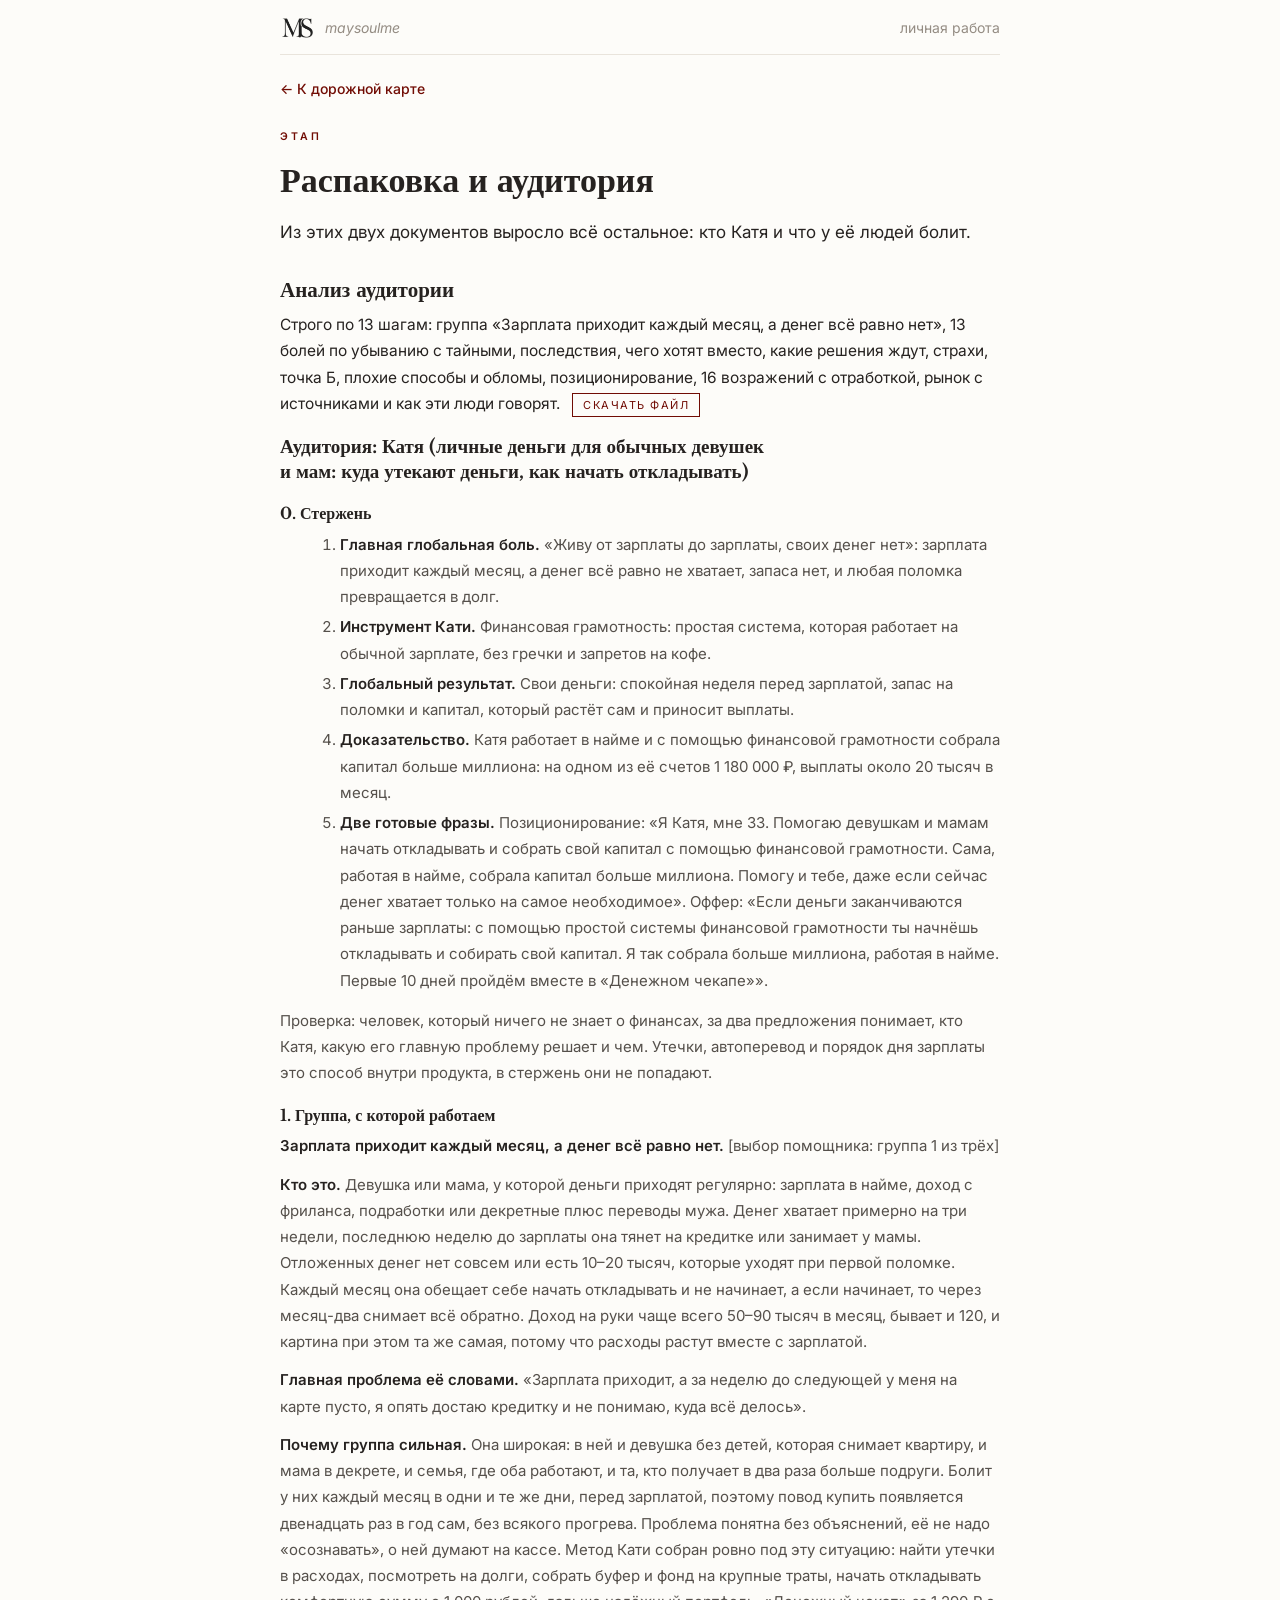
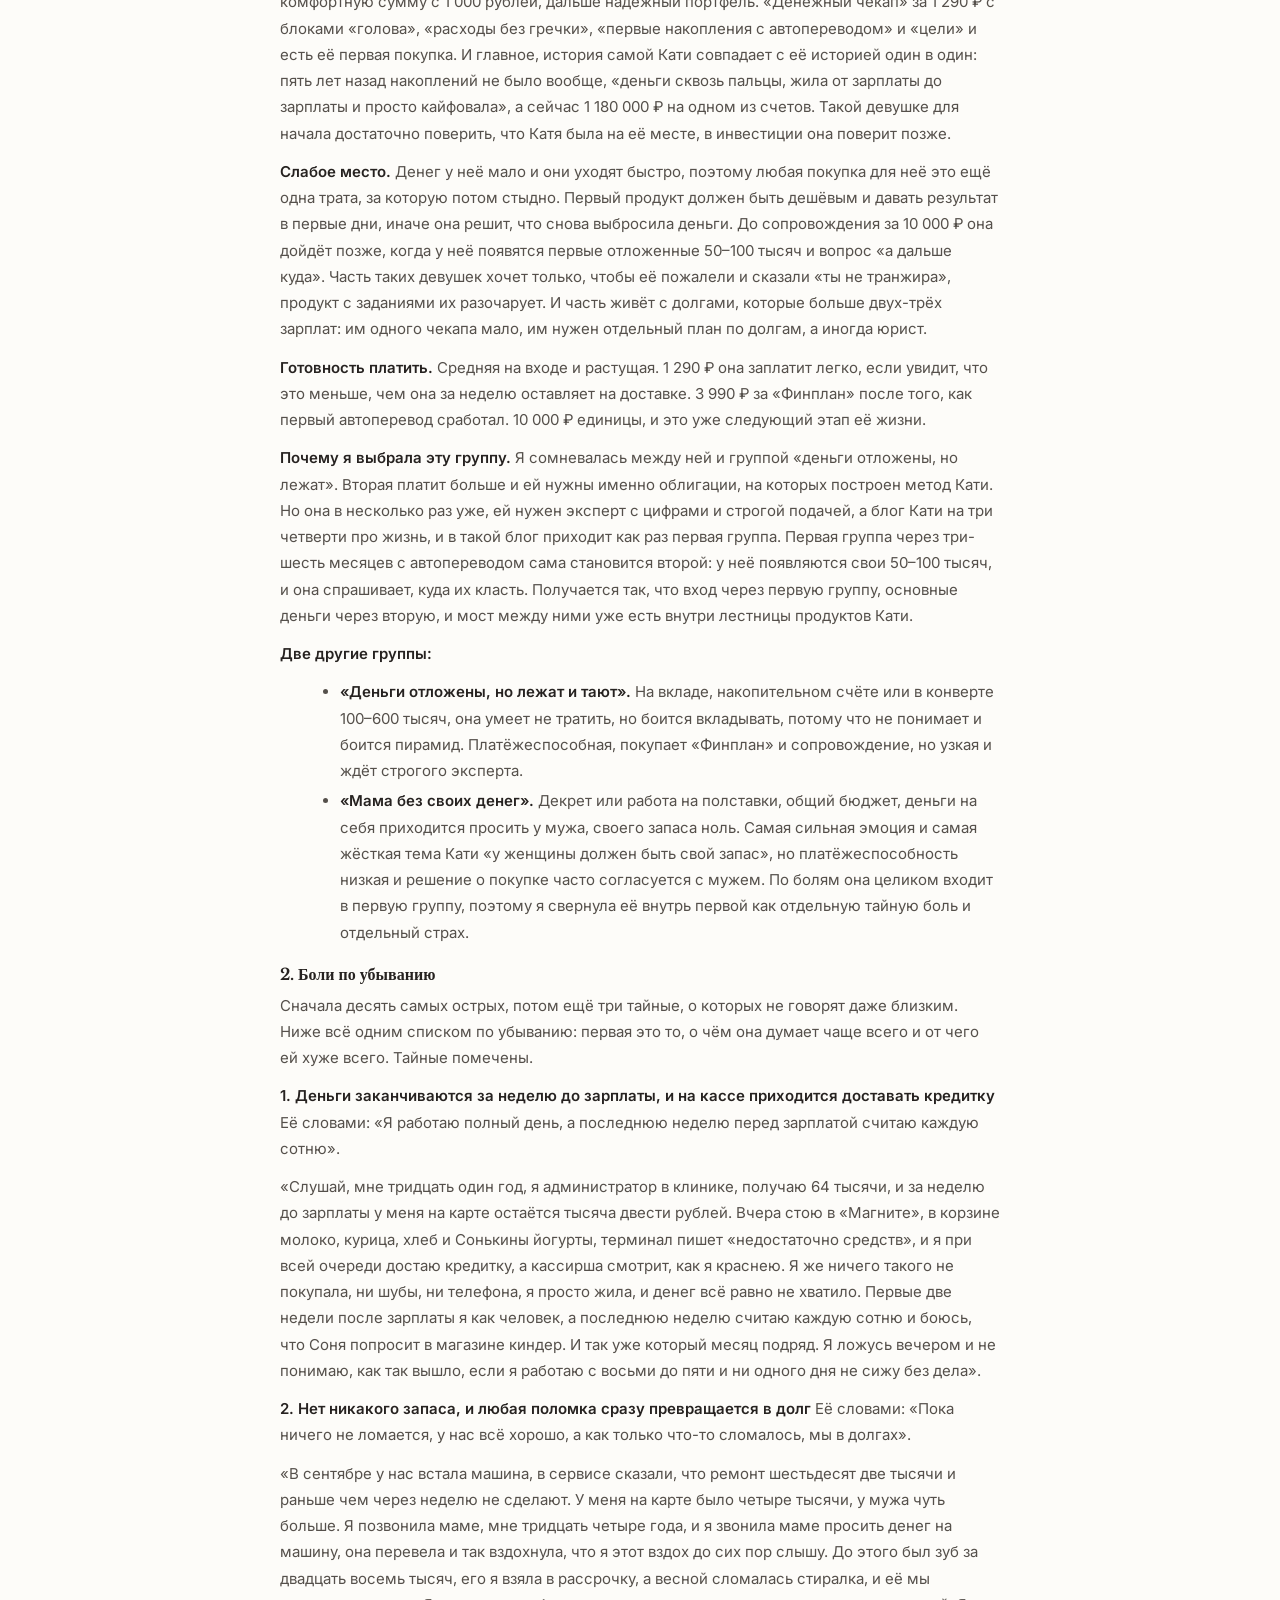
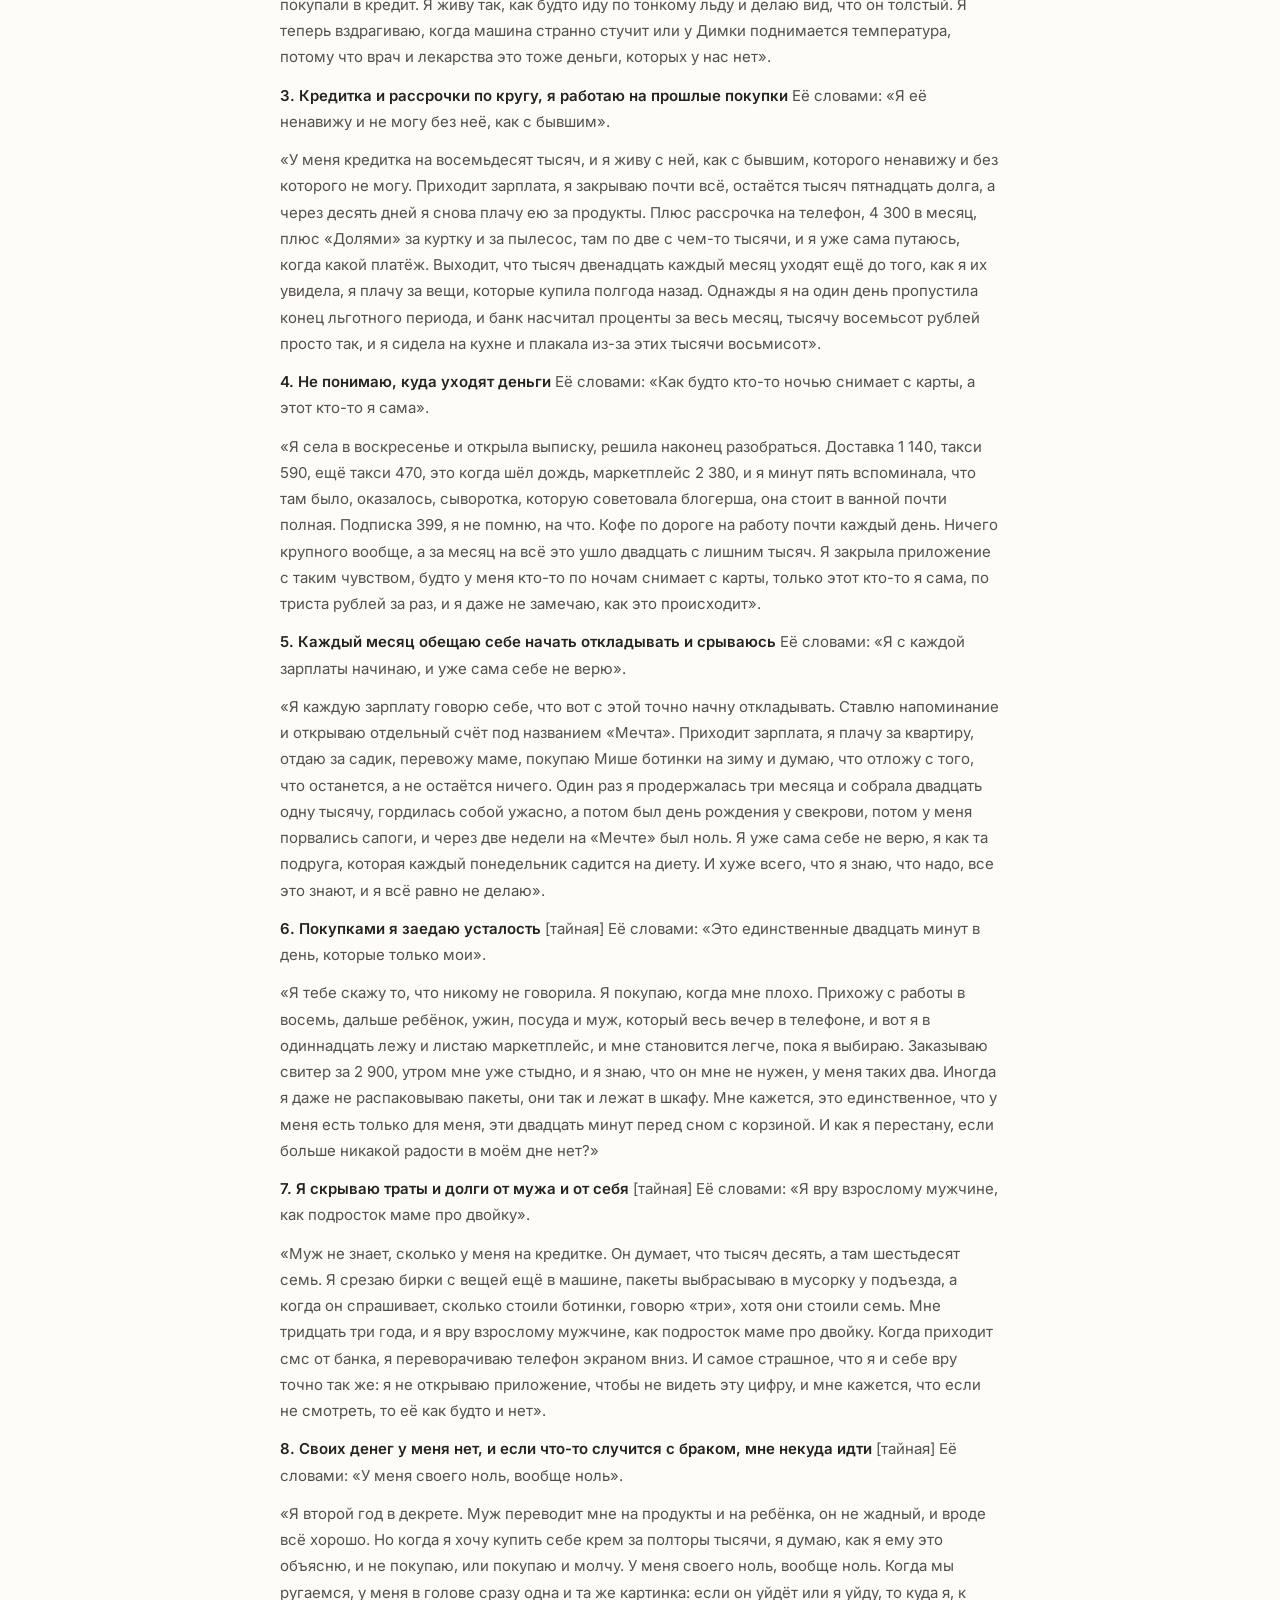
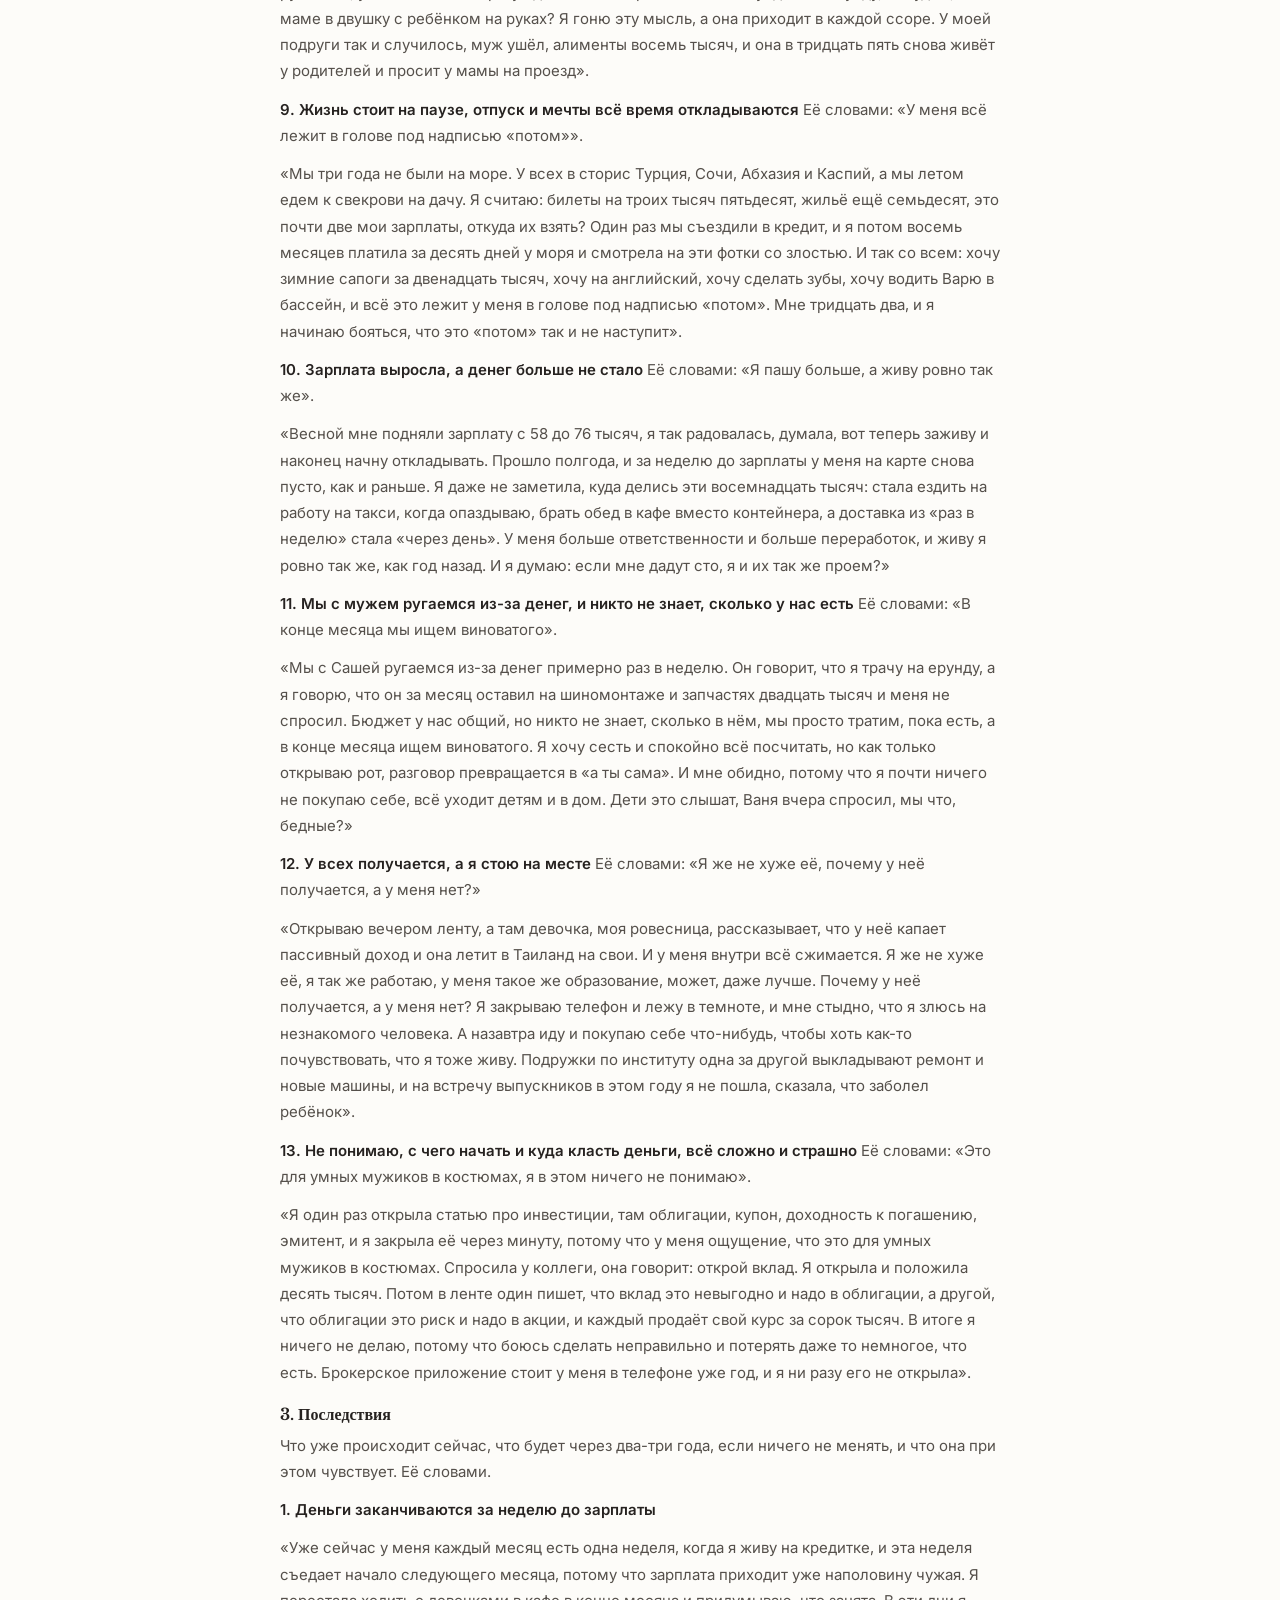
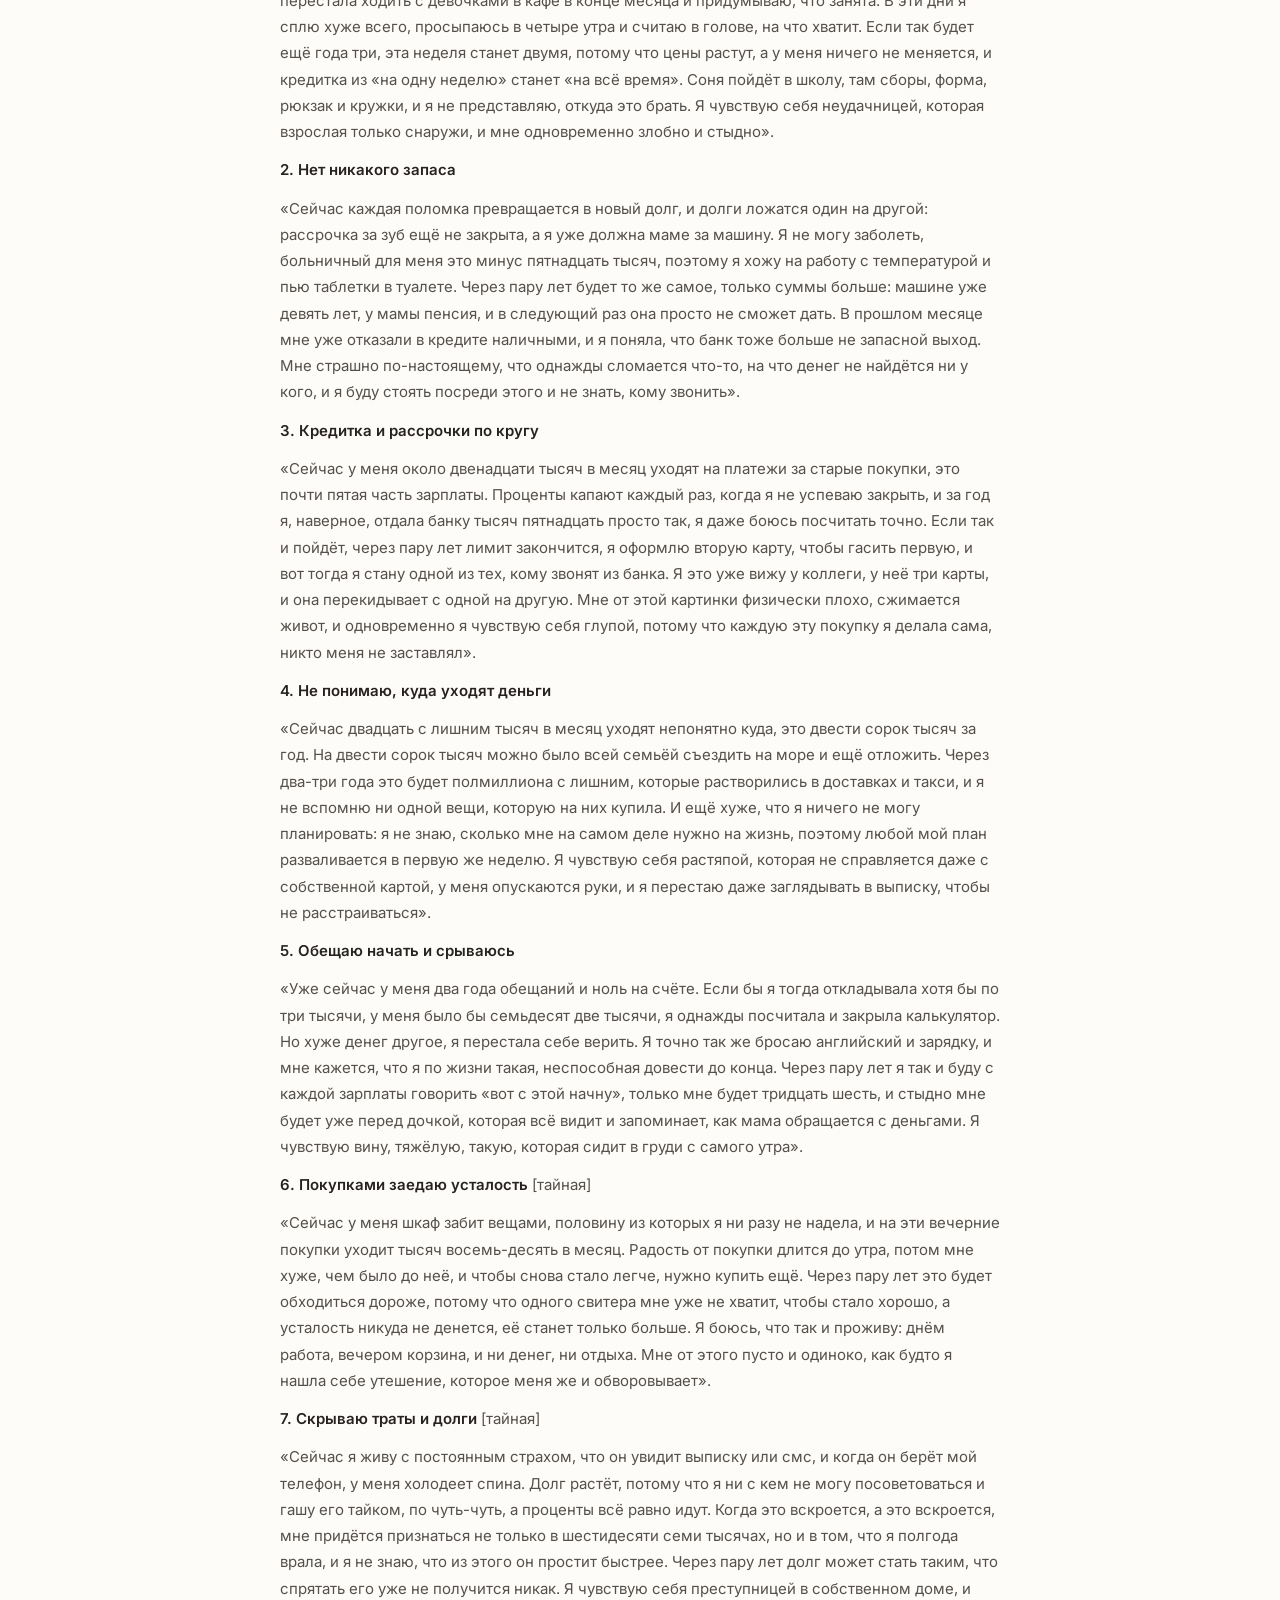
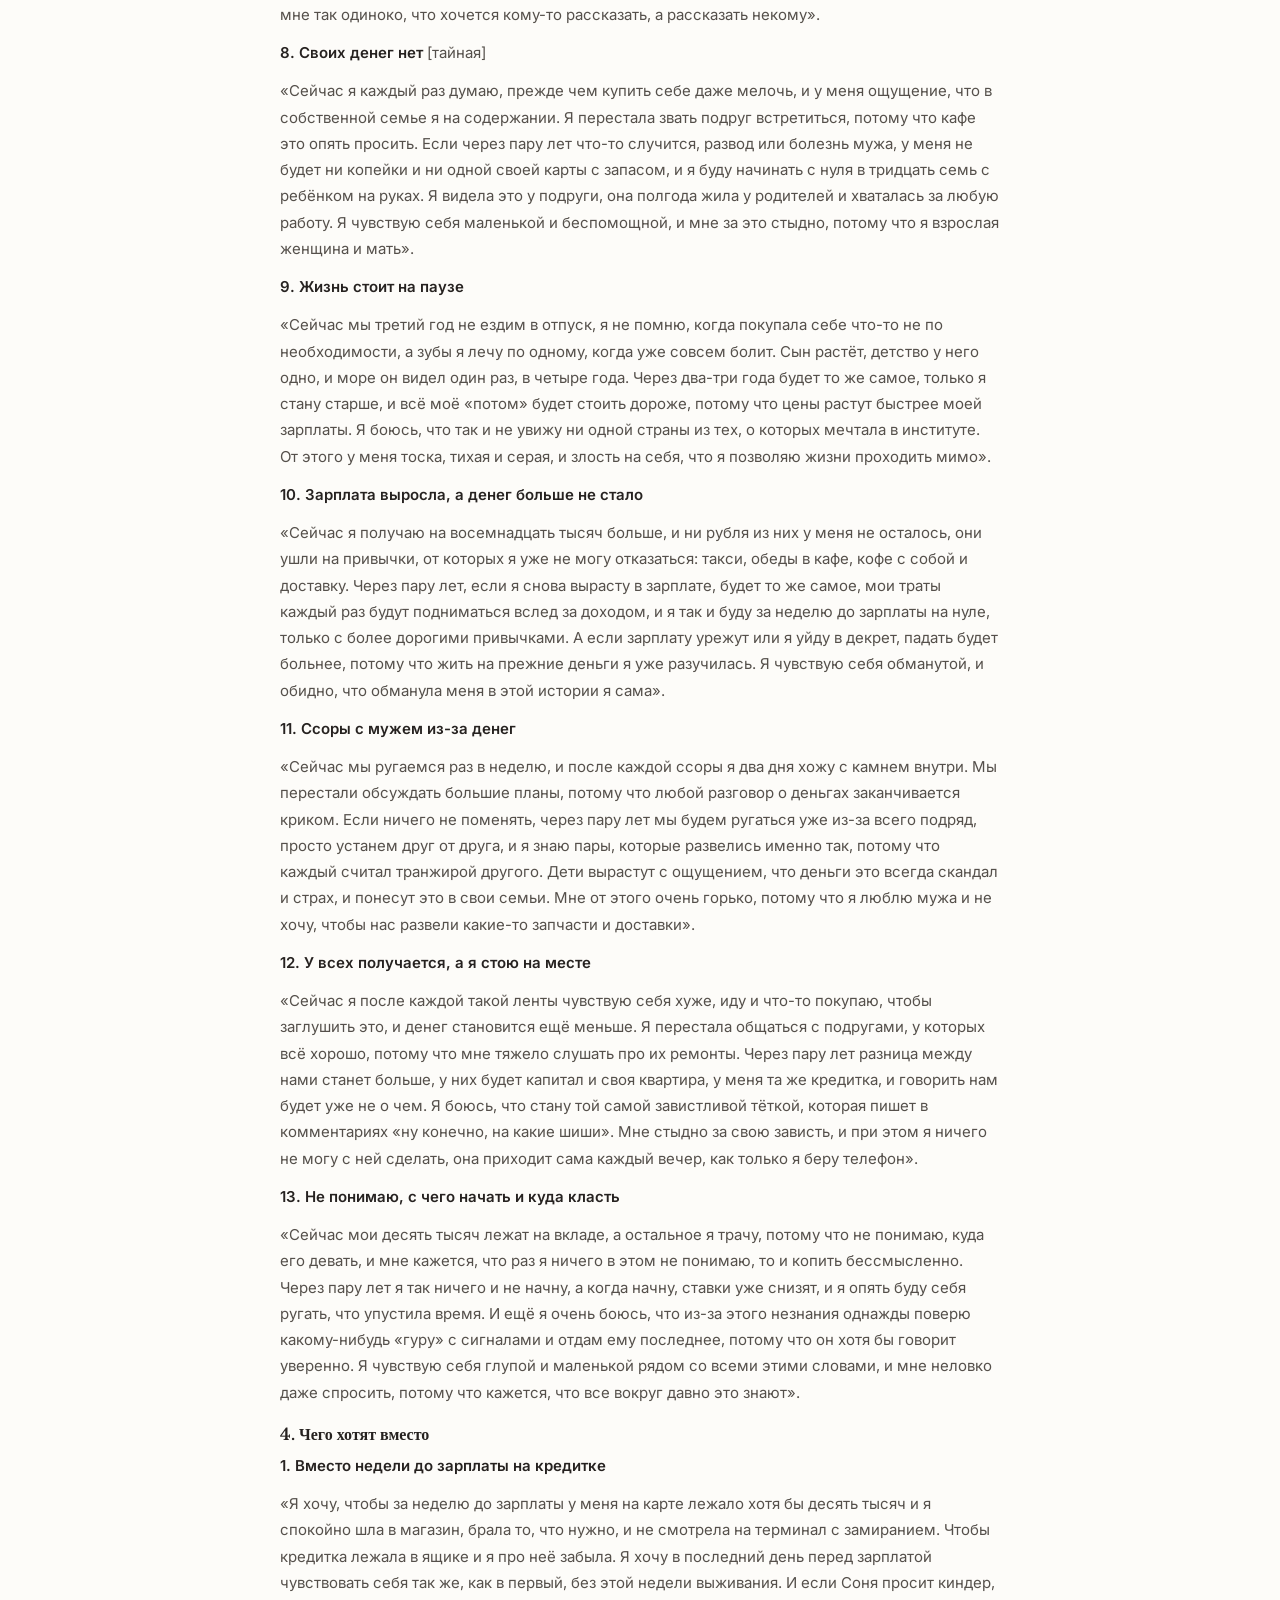
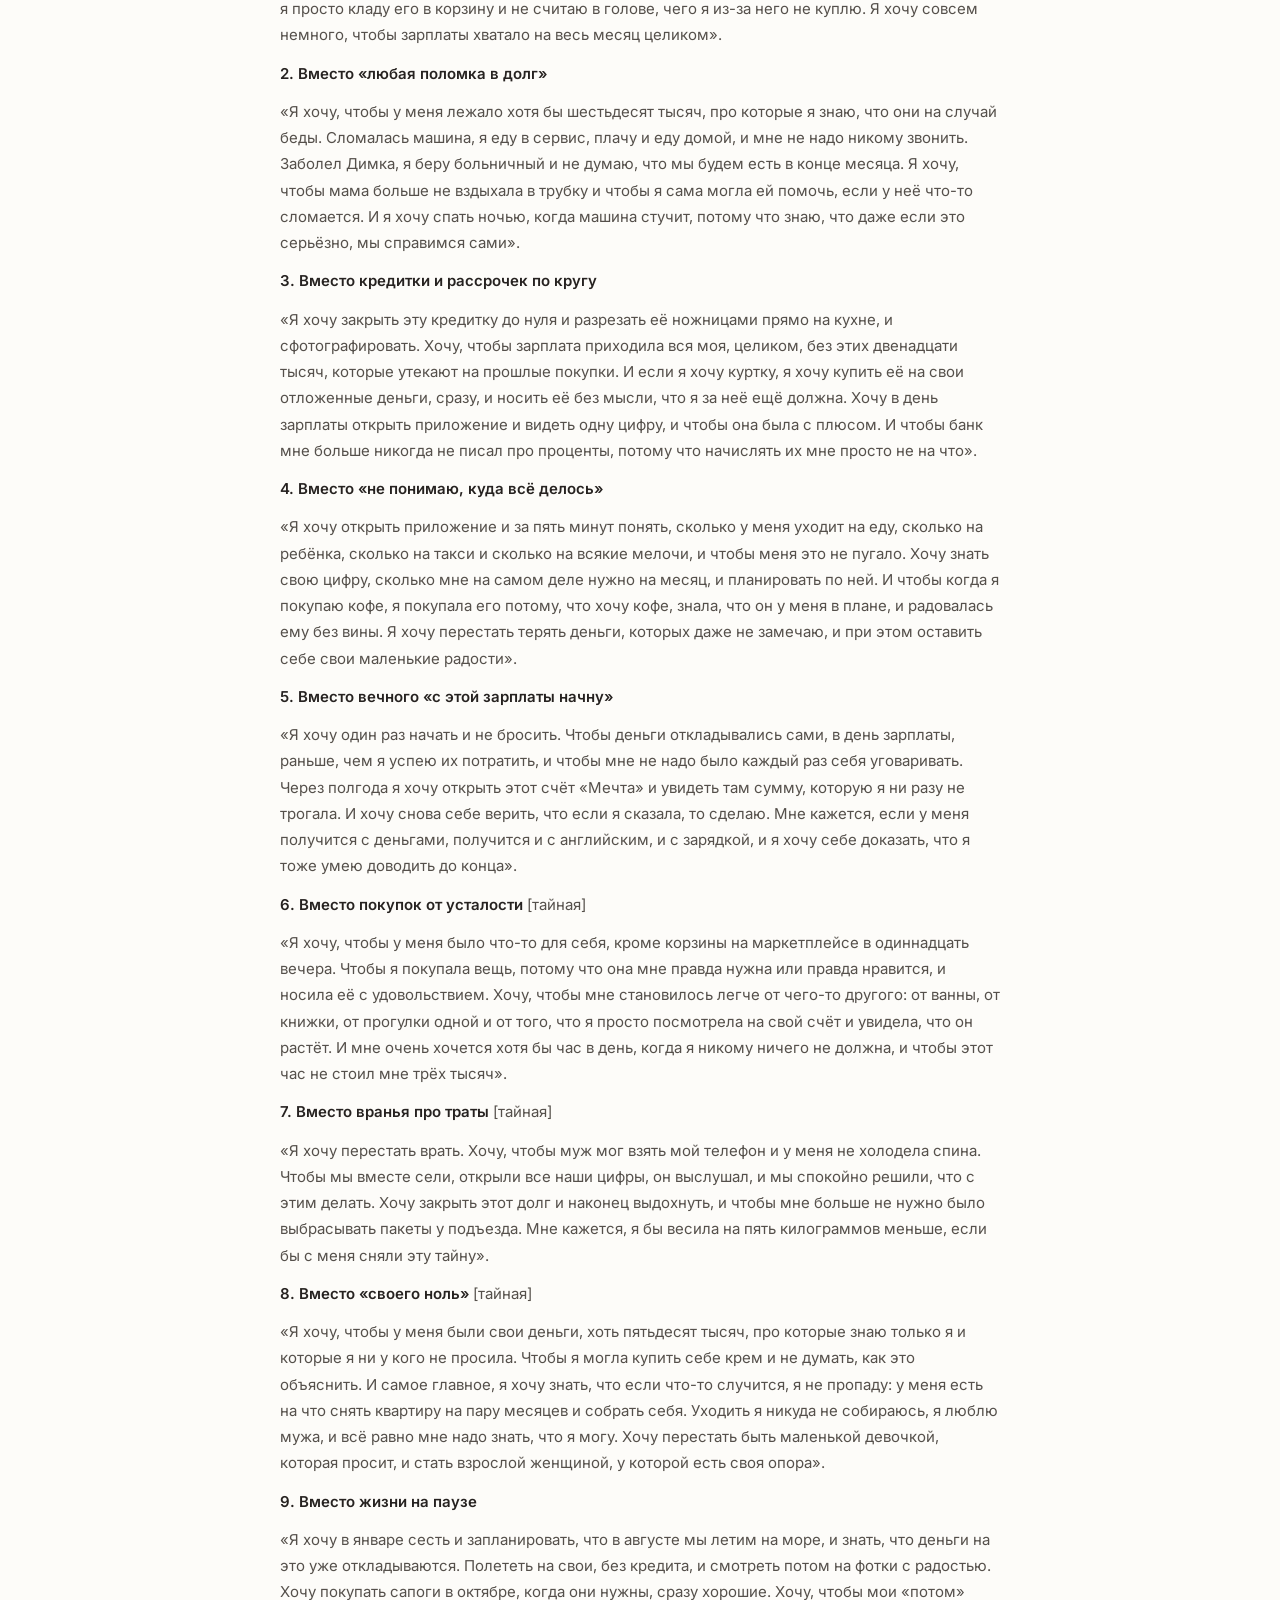
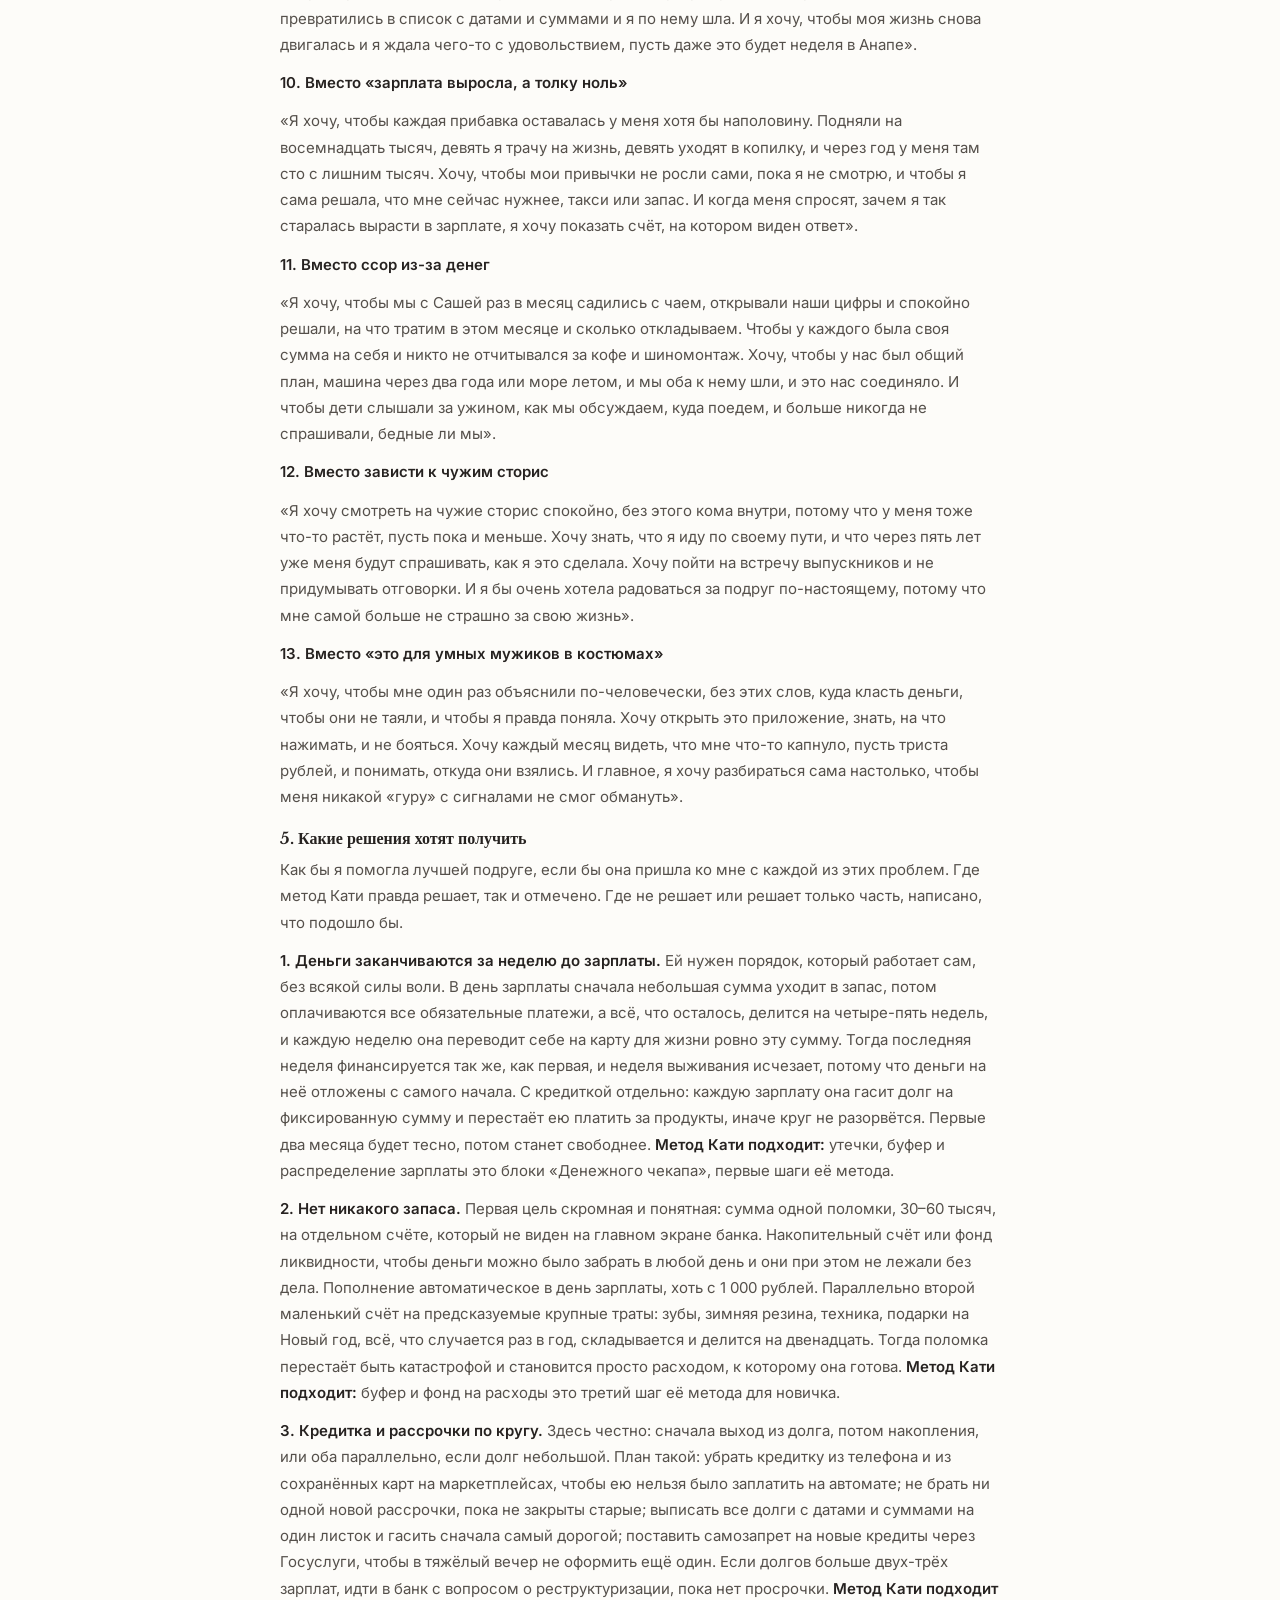
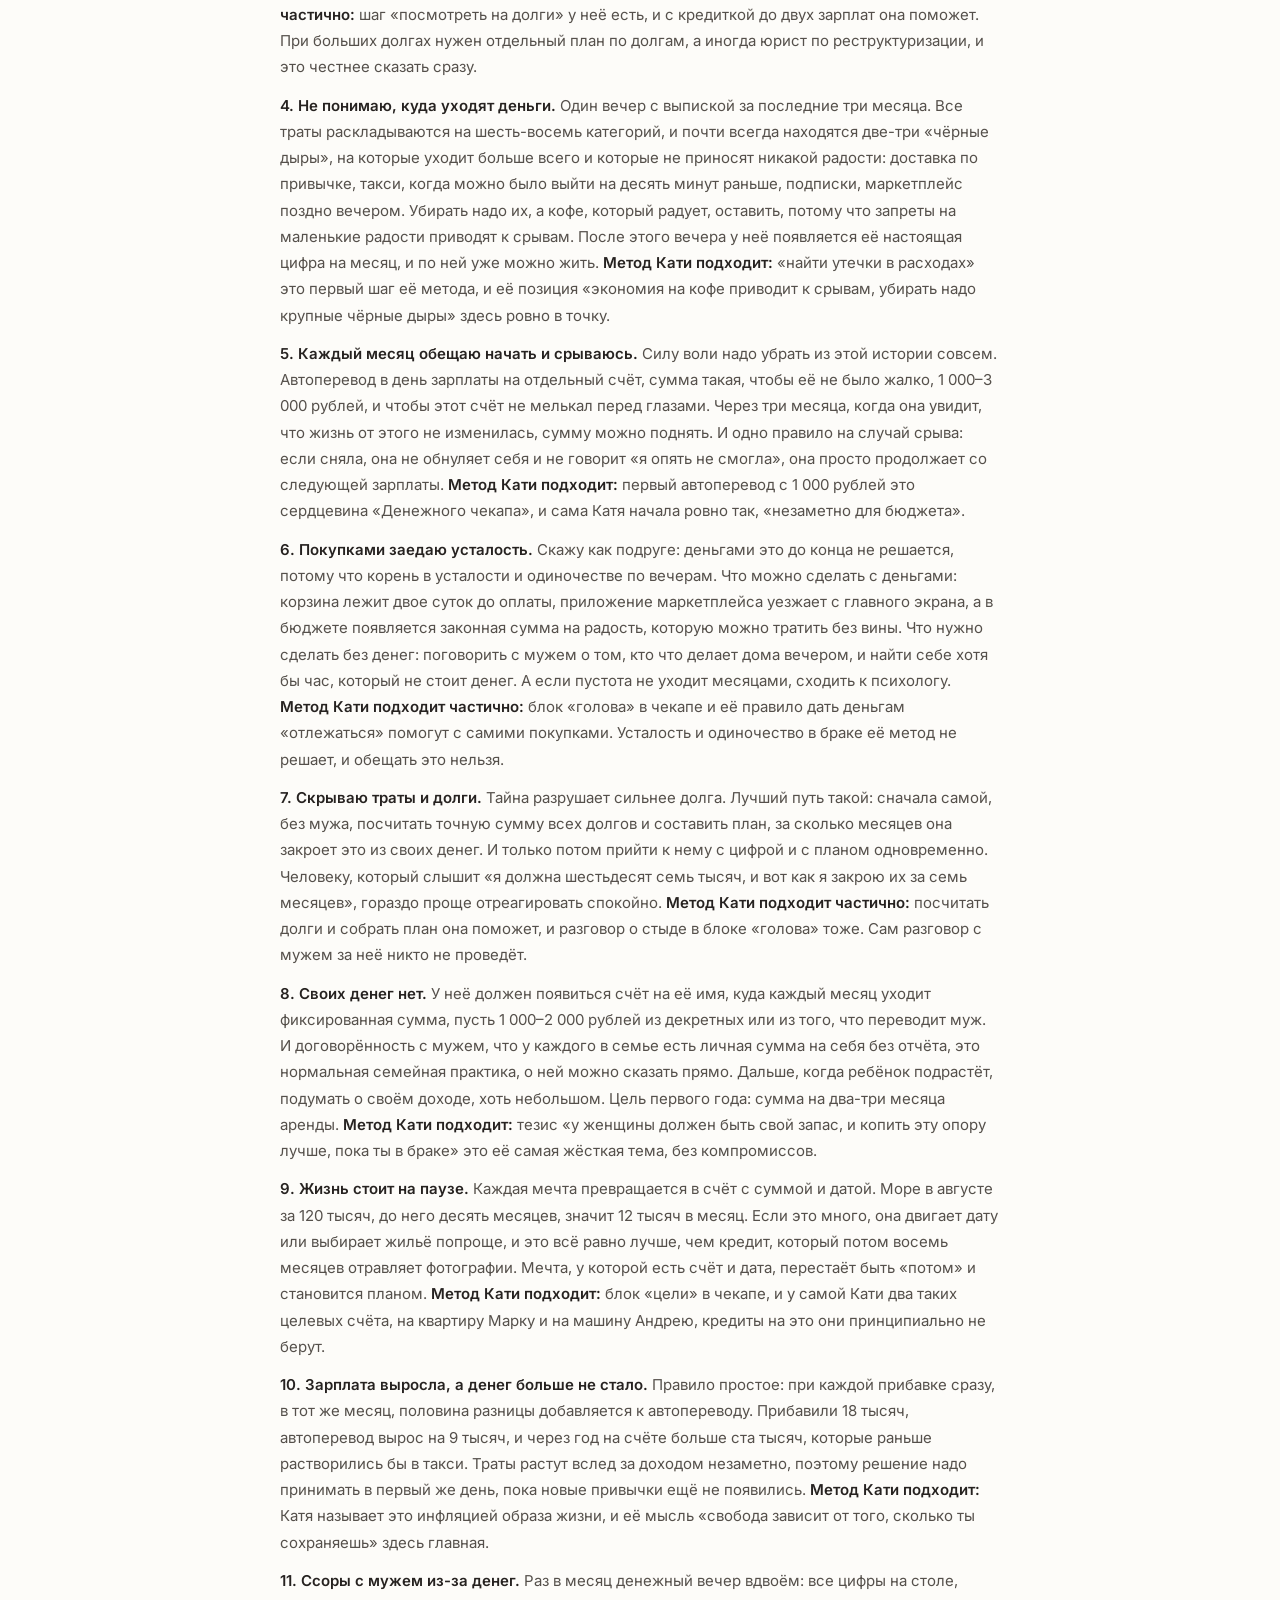
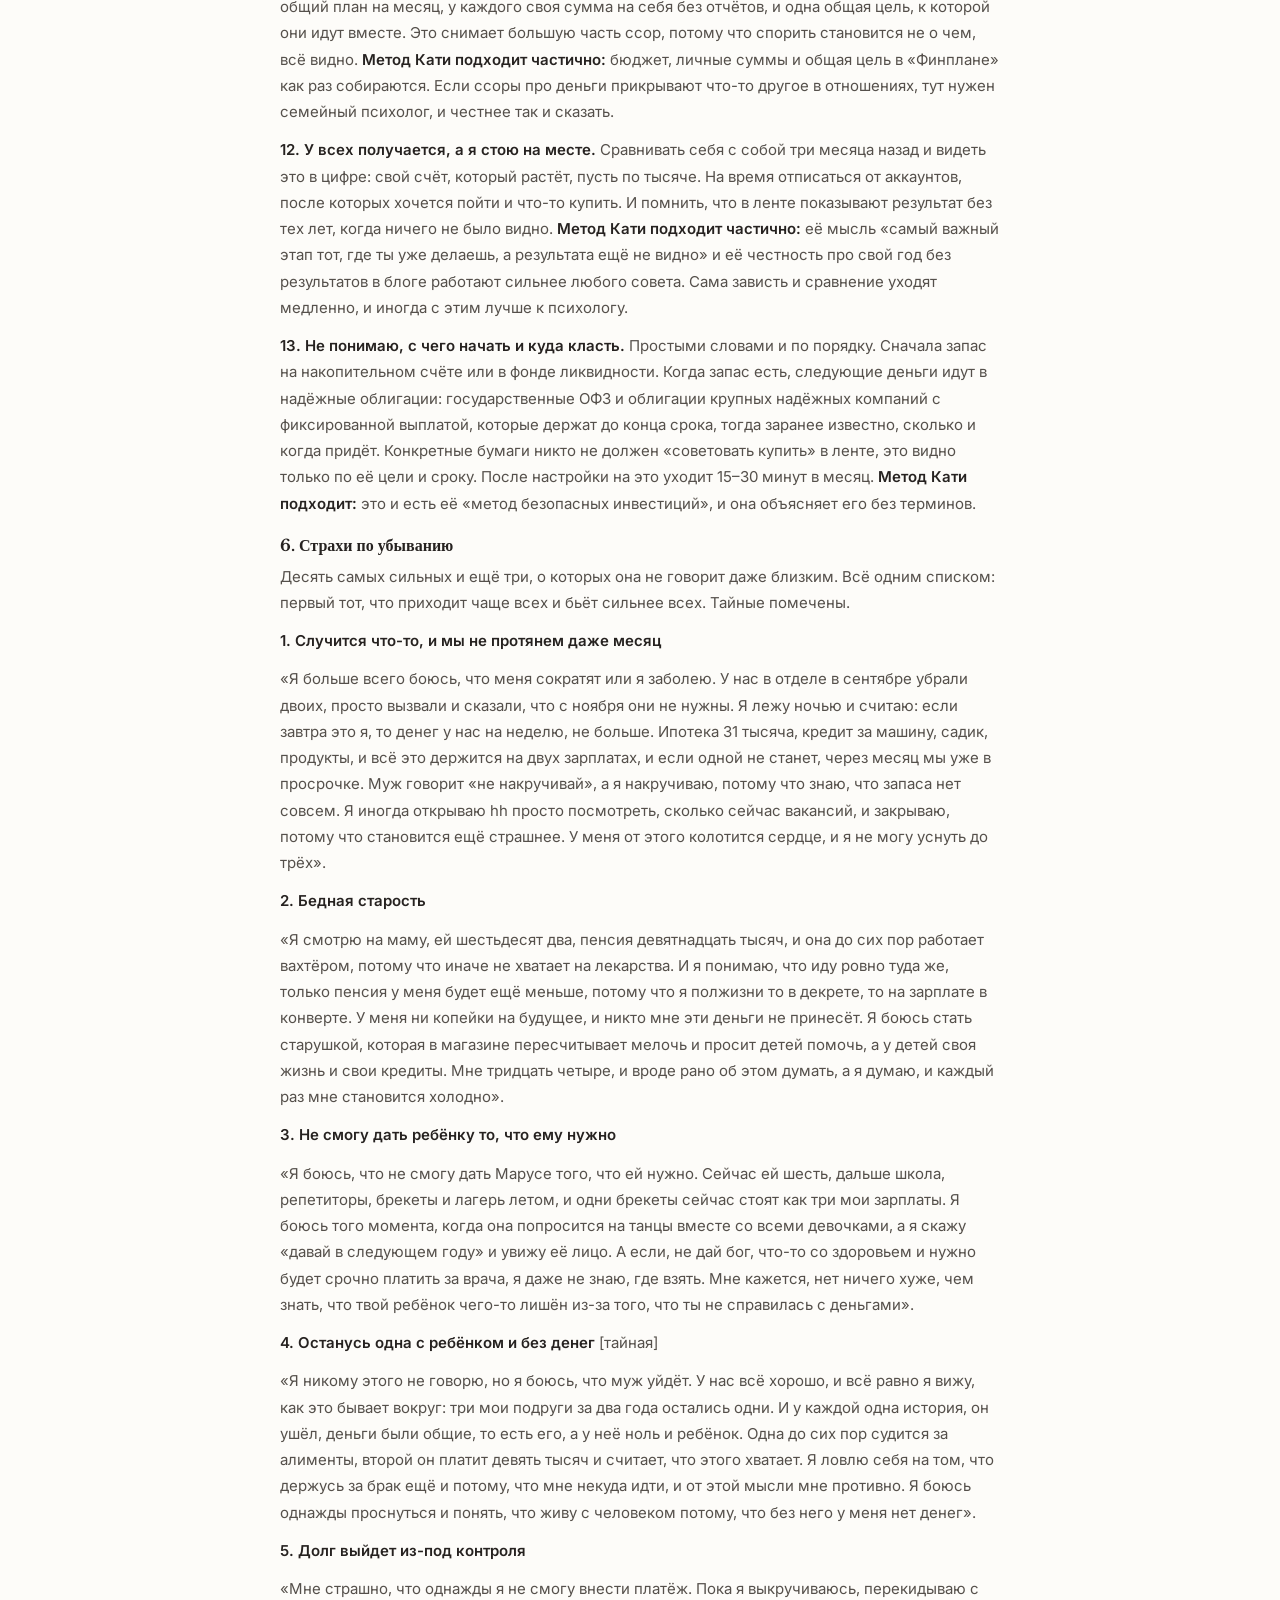
<file: data-stage.html>
<!doctype html>
<html lang="ru"><head><meta charset="utf-8"><meta name="robots" content="noindex, nofollow"><meta name="viewport" content="width=device-width, initial-scale=1, viewport-fit=cover">
<title>Распаковка и аудитория · Катя Мотив</title>
<link rel="preconnect" href="https://fonts.googleapis.com"><link rel="preconnect" href="https://fonts.gstatic.com" crossorigin>
<link rel="stylesheet" href="https://fonts.googleapis.com/css2?family=Libre+Baskerville:ital,wght@0,400;0,700;1,400&family=Inter:wght@400;500;600&family=DM+Sans:ital@1&display=swap">
<link rel="stylesheet" href="style.css"></head>
<body><div class="wrap">
<div class="top"><a class="logo" href="index.html"><img src="assets/logo.png" alt="MS"><span>maysoulme</span></a><span class="muted">личная работа</span></div>
<a class="back" href="index.html">← К дорожной карте</a><span class="badge">Этап</span><h1>Распаковка и аудитория</h1><p class="lead">Из этих двух документов выросло всё остальное: кто Катя и что у её людей болит.</p><section class="docsec" id="02"><h2>Анализ аудитории</h2><p class="lead">Строго по 13 шагам: группа «Зарплата приходит каждый месяц, а денег всё равно нет», 13 болей по убыванию с тайными, последствия, чего хотят вместо, какие решения ждут, страхи, точка Б, плохие способы и обломы, позиционирование, 16 возражений с отработкой, рынок с источниками и как эти люди говорят. <a class="dl" href="docs/02_аудитория.md" download>скачать файл</a></p><div class="docbody"><h2 class="sub big">Аудитория: Катя (личные деньги для обычных девушек и мам: куда утекают деньги, как начать откладывать)</h2>
<h3 class="sub">0. Стержень</h3>
<ol><li><strong>Главная глобальная боль.</strong> «Живу от зарплаты до зарплаты, своих денег нет»: зарплата приходит каждый месяц, а денег всё равно не хватает, запаса нет, и любая поломка превращается в долг.</li><li><strong>Инструмент Кати.</strong> Финансовая грамотность: простая система, которая работает на обычной зарплате, без гречки и запретов на кофе.</li><li><strong>Глобальный результат.</strong> Свои деньги: спокойная неделя перед зарплатой, запас на поломки и капитал, который растёт сам и приносит выплаты.</li><li><strong>Доказательство.</strong> Катя работает в найме и с помощью финансовой грамотности собрала капитал больше миллиона: на одном из её счетов 1 180 000 ₽, выплаты около 20 тысяч в месяц.</li><li><strong>Две готовые фразы.</strong> Позиционирование: «Я Катя, мне 33. Помогаю девушкам и мамам начать откладывать и собрать свой капитал с помощью финансовой грамотности. Сама, работая в найме, собрала капитал больше миллиона. Помогу и тебе, даже если сейчас денег хватает только на самое необходимое». Оффер: «Если деньги заканчиваются раньше зарплаты: с помощью простой системы финансовой грамотности ты начнёшь откладывать и собирать свой капитал. Я так собрала больше миллиона, работая в найме. Первые 10 дней пройдём вместе в «Денежном чекапе»».</li></ol>
<p>Проверка: человек, который ничего не знает о финансах, за два предложения понимает, кто Катя, какую его главную проблему решает и чем. Утечки, автоперевод и порядок дня зарплаты это способ внутри продукта, в стержень они не попадают.</p>
<h3 class="sub">1. Группа, с которой работаем</h3>
<p><strong>Зарплата приходит каждый месяц, а денег всё равно нет.</strong> [выбор помощника: группа 1 из трёх]</p>
<p><strong>Кто это.</strong> Девушка или мама, у которой деньги приходят регулярно: зарплата в найме, доход с фриланса, подработки или декретные плюс переводы мужа. Денег хватает примерно на три недели, последнюю неделю до зарплаты она тянет на кредитке или занимает у мамы. Отложенных денег нет совсем или есть 10–20 тысяч, которые уходят при первой поломке. Каждый месяц она обещает себе начать откладывать и не начинает, а если начинает, то через месяц-два снимает всё обратно. Доход на руки чаще всего 50–90 тысяч в месяц, бывает и 120, и картина при этом та же самая, потому что расходы растут вместе с зарплатой.</p>
<p><strong>Главная проблема её словами.</strong> «Зарплата приходит, а за неделю до следующей у меня на карте пусто, я опять достаю кредитку и не понимаю, куда всё делось».</p>
<p><strong>Почему группа сильная.</strong> Она широкая: в ней и девушка без детей, которая снимает квартиру, и мама в декрете, и семья, где оба работают, и та, кто получает в два раза больше подруги. Болит у них каждый месяц в одни и те же дни, перед зарплатой, поэтому повод купить появляется двенадцать раз в год сам, без всякого прогрева. Проблема понятна без объяснений, её не надо «осознавать», о ней думают на кассе. Метод Кати собран ровно под эту ситуацию: найти утечки в расходах, посмотреть на долги, собрать буфер и фонд на крупные траты, начать откладывать комфортную сумму с 1 000 рублей, дальше надёжный портфель. «Денежный чекап» за 1 290 ₽ с блоками «голова», «расходы без гречки», «первые накопления с автопереводом» и «цели» и есть её первая покупка. И главное, история самой Кати совпадает с её историей один в один: пять лет назад накоплений не было вообще, «деньги сквозь пальцы, жила от зарплаты до зарплаты и просто кайфовала», а сейчас 1 180 000 ₽ на одном из счетов. Такой девушке для начала достаточно поверить, что Катя была на её месте, в инвестиции она поверит позже.</p>
<p><strong>Слабое место.</strong> Денег у неё мало и они уходят быстро, поэтому любая покупка для неё это ещё одна трата, за которую потом стыдно. Первый продукт должен быть дешёвым и давать результат в первые дни, иначе она решит, что снова выбросила деньги. До сопровождения за 10 000 ₽ она дойдёт позже, когда у неё появятся первые отложенные 50–100 тысяч и вопрос «а дальше куда». Часть таких девушек хочет только, чтобы её пожалели и сказали «ты не транжира», продукт с заданиями их разочарует. И часть живёт с долгами, которые больше двух-трёх зарплат: им одного чекапа мало, им нужен отдельный план по долгам, а иногда юрист.</p>
<p><strong>Готовность платить.</strong> Средняя на входе и растущая. 1 290 ₽ она заплатит легко, если увидит, что это меньше, чем она за неделю оставляет на доставке. 3 990 ₽ за «Финплан» после того, как первый автоперевод сработал. 10 000 ₽ единицы, и это уже следующий этап её жизни.</p>
<p><strong>Почему я выбрала эту группу.</strong> Я сомневалась между ней и группой «деньги отложены, но лежат». Вторая платит больше и ей нужны именно облигации, на которых построен метод Кати. Но она в несколько раз уже, ей нужен эксперт с цифрами и строгой подачей, а блог Кати на три четверти про жизнь, и в такой блог приходит как раз первая группа. Первая группа через три-шесть месяцев с автопереводом сама становится второй: у неё появляются свои 50–100 тысяч, и она спрашивает, куда их класть. Получается так, что вход через первую группу, основные деньги через вторую, и мост между ними уже есть внутри лестницы продуктов Кати.</p>
<p><strong>Две другие группы:</strong></p>
<ul><li><strong>«Деньги отложены, но лежат и тают».</strong> На вкладе, накопительном счёте или в конверте 100–600 тысяч, она умеет не тратить, но боится вкладывать, потому что не понимает и боится пирамид. Платёжеспособная, покупает «Финплан» и сопровождение, но узкая и ждёт строгого эксперта.</li><li><strong>«Мама без своих денег».</strong> Декрет или работа на полставки, общий бюджет, деньги на себя приходится просить у мужа, своего запаса ноль. Самая сильная эмоция и самая жёсткая тема Кати «у женщины должен быть свой запас», но платёжеспособность низкая и решение о покупке часто согласуется с мужем. По болям она целиком входит в первую группу, поэтому я свернула её внутрь первой как отдельную тайную боль и отдельный страх.</li></ul>
<h3 class="sub">2. Боли по убыванию</h3>
<p>Сначала десять самых острых, потом ещё три тайные, о которых не говорят даже близким. Ниже всё одним списком по убыванию: первая это то, о чём она думает чаще всего и от чего ей хуже всего. Тайные помечены.</p>
<p><strong>1. Деньги заканчиваются за неделю до зарплаты, и на кассе приходится доставать кредитку</strong> Её словами: «Я работаю полный день, а последнюю неделю перед зарплатой считаю каждую сотню».</p>
<p>«Слушай, мне тридцать один год, я администратор в клинике, получаю 64 тысячи, и за неделю до зарплаты у меня на карте остаётся тысяча двести рублей. Вчера стою в «Магните», в корзине молоко, курица, хлеб и Сонькины йогурты, терминал пишет «недостаточно средств», и я при всей очереди достаю кредитку, а кассирша смотрит, как я краснею. Я же ничего такого не покупала, ни шубы, ни телефона, я просто жила, и денег всё равно не хватило. Первые две недели после зарплаты я как человек, а последнюю неделю считаю каждую сотню и боюсь, что Соня попросит в магазине киндер. И так уже который месяц подряд. Я ложусь вечером и не понимаю, как так вышло, если я работаю с восьми до пяти и ни одного дня не сижу без дела».</p>
<p><strong>2. Нет никакого запаса, и любая поломка сразу превращается в долг</strong> Её словами: «Пока ничего не ломается, у нас всё хорошо, а как только что-то сломалось, мы в долгах».</p>
<p>«В сентябре у нас встала машина, в сервисе сказали, что ремонт шестьдесят две тысячи и раньше чем через неделю не сделают. У меня на карте было четыре тысячи, у мужа чуть больше. Я позвонила маме, мне тридцать четыре года, и я звонила маме просить денег на машину, она перевела и так вздохнула, что я этот вздох до сих пор слышу. До этого был зуб за двадцать восемь тысяч, его я взяла в рассрочку, а весной сломалась стиралка, и её мы покупали в кредит. Я живу так, как будто иду по тонкому льду и делаю вид, что он толстый. Я теперь вздрагиваю, когда машина странно стучит или у Димки поднимается температура, потому что врач и лекарства это тоже деньги, которых у нас нет».</p>
<p><strong>3. Кредитка и рассрочки по кругу, я работаю на прошлые покупки</strong> Её словами: «Я её ненавижу и не могу без неё, как с бывшим».</p>
<p>«У меня кредитка на восемьдесят тысяч, и я живу с ней, как с бывшим, которого ненавижу и без которого не могу. Приходит зарплата, я закрываю почти всё, остаётся тысяч пятнадцать долга, а через десять дней я снова плачу ею за продукты. Плюс рассрочка на телефон, 4 300 в месяц, плюс «Долями» за куртку и за пылесос, там по две с чем-то тысячи, и я уже сама путаюсь, когда какой платёж. Выходит, что тысяч двенадцать каждый месяц уходят ещё до того, как я их увидела, я плачу за вещи, которые купила полгода назад. Однажды я на один день пропустила конец льготного периода, и банк насчитал проценты за весь месяц, тысячу восемьсот рублей просто так, и я сидела на кухне и плакала из-за этих тысячи восьмисот».</p>
<p><strong>4. Не понимаю, куда уходят деньги</strong> Её словами: «Как будто кто-то ночью снимает с карты, а этот кто-то я сама».</p>
<p>«Я села в воскресенье и открыла выписку, решила наконец разобраться. Доставка 1 140, такси 590, ещё такси 470, это когда шёл дождь, маркетплейс 2 380, и я минут пять вспоминала, что там было, оказалось, сыворотка, которую советовала блогерша, она стоит в ванной почти полная. Подписка 399, я не помню, на что. Кофе по дороге на работу почти каждый день. Ничего крупного вообще, а за месяц на всё это ушло двадцать с лишним тысяч. Я закрыла приложение с таким чувством, будто у меня кто-то по ночам снимает с карты, только этот кто-то я сама, по триста рублей за раз, и я даже не замечаю, как это происходит».</p>
<p><strong>5. Каждый месяц обещаю себе начать откладывать и срываюсь</strong> Её словами: «Я с каждой зарплаты начинаю, и уже сама себе не верю».</p>
<p>«Я каждую зарплату говорю себе, что вот с этой точно начну откладывать. Ставлю напоминание и открываю отдельный счёт под названием «Мечта». Приходит зарплата, я плачу за квартиру, отдаю за садик, перевожу маме, покупаю Мише ботинки на зиму и думаю, что отложу с того, что останется, а не остаётся ничего. Один раз я продержалась три месяца и собрала двадцать одну тысячу, гордилась собой ужасно, а потом был день рождения у свекрови, потом у меня порвались сапоги, и через две недели на «Мечте» был ноль. Я уже сама себе не верю, я как та подруга, которая каждый понедельник садится на диету. И хуже всего, что я знаю, что надо, все это знают, и я всё равно не делаю».</p>
<p><strong>6. Покупками я заедаю усталость</strong> [тайная] Её словами: «Это единственные двадцать минут в день, которые только мои».</p>
<p>«Я тебе скажу то, что никому не говорила. Я покупаю, когда мне плохо. Прихожу с работы в восемь, дальше ребёнок, ужин, посуда и муж, который весь вечер в телефоне, и вот я в одиннадцать лежу и листаю маркетплейс, и мне становится легче, пока я выбираю. Заказываю свитер за 2 900, утром мне уже стыдно, и я знаю, что он мне не нужен, у меня таких два. Иногда я даже не распаковываю пакеты, они так и лежат в шкафу. Мне кажется, это единственное, что у меня есть только для меня, эти двадцать минут перед сном с корзиной. И как я перестану, если больше никакой радости в моём дне нет?»</p>
<p><strong>7. Я скрываю траты и долги от мужа и от себя</strong> [тайная] Её словами: «Я вру взрослому мужчине, как подросток маме про двойку».</p>
<p>«Муж не знает, сколько у меня на кредитке. Он думает, что тысяч десять, а там шестьдесят семь. Я срезаю бирки с вещей ещё в машине, пакеты выбрасываю в мусорку у подъезда, а когда он спрашивает, сколько стоили ботинки, говорю «три», хотя они стоили семь. Мне тридцать три года, и я вру взрослому мужчине, как подросток маме про двойку. Когда приходит смс от банка, я переворачиваю телефон экраном вниз. И самое страшное, что я и себе вру точно так же: я не открываю приложение, чтобы не видеть эту цифру, и мне кажется, что если не смотреть, то её как будто и нет».</p>
<p><strong>8. Своих денег у меня нет, и если что-то случится с браком, мне некуда идти</strong> [тайная] Её словами: «У меня своего ноль, вообще ноль».</p>
<p>«Я второй год в декрете. Муж переводит мне на продукты и на ребёнка, он не жадный, и вроде всё хорошо. Но когда я хочу купить себе крем за полторы тысячи, я думаю, как я ему это объясню, и не покупаю, или покупаю и молчу. У меня своего ноль, вообще ноль. Когда мы ругаемся, у меня в голове сразу одна и та же картинка: если он уйдёт или я уйду, то куда я, к маме в двушку с ребёнком на руках? Я гоню эту мысль, а она приходит в каждой ссоре. У моей подруги так и случилось, муж ушёл, алименты восемь тысяч, и она в тридцать пять снова живёт у родителей и просит у мамы на проезд».</p>
<p><strong>9. Жизнь стоит на паузе, отпуск и мечты всё время откладываются</strong> Её словами: «У меня всё лежит в голове под надписью «потом»».</p>
<p>«Мы три года не были на море. У всех в сторис Турция, Сочи, Абхазия и Каспий, а мы летом едем к свекрови на дачу. Я считаю: билеты на троих тысяч пятьдесят, жильё ещё семьдесят, это почти две мои зарплаты, откуда их взять? Один раз мы съездили в кредит, и я потом восемь месяцев платила за десять дней у моря и смотрела на эти фотки со злостью. И так со всем: хочу зимние сапоги за двенадцать тысяч, хочу на английский, хочу сделать зубы, хочу водить Варю в бассейн, и всё это лежит у меня в голове под надписью «потом». Мне тридцать два, и я начинаю бояться, что это «потом» так и не наступит».</p>
<p><strong>10. Зарплата выросла, а денег больше не стало</strong> Её словами: «Я пашу больше, а живу ровно так же».</p>
<p>«Весной мне подняли зарплату с 58 до 76 тысяч, я так радовалась, думала, вот теперь заживу и наконец начну откладывать. Прошло полгода, и за неделю до зарплаты у меня на карте снова пусто, как и раньше. Я даже не заметила, куда делись эти восемнадцать тысяч: стала ездить на работу на такси, когда опаздываю, брать обед в кафе вместо контейнера, а доставка из «раз в неделю» стала «через день». У меня больше ответственности и больше переработок, и живу я ровно так же, как год назад. И я думаю: если мне дадут сто, я и их так же проем?»</p>
<p><strong>11. Мы с мужем ругаемся из-за денег, и никто не знает, сколько у нас есть</strong> Её словами: «В конце месяца мы ищем виноватого».</p>
<p>«Мы с Сашей ругаемся из-за денег примерно раз в неделю. Он говорит, что я трачу на ерунду, а я говорю, что он за месяц оставил на шиномонтаже и запчастях двадцать тысяч и меня не спросил. Бюджет у нас общий, но никто не знает, сколько в нём, мы просто тратим, пока есть, а в конце месяца ищем виноватого. Я хочу сесть и спокойно всё посчитать, но как только открываю рот, разговор превращается в «а ты сама». И мне обидно, потому что я почти ничего не покупаю себе, всё уходит детям и в дом. Дети это слышат, Ваня вчера спросил, мы что, бедные?»</p>
<p><strong>12. У всех получается, а я стою на месте</strong> Её словами: «Я же не хуже её, почему у неё получается, а у меня нет?»</p>
<p>«Открываю вечером ленту, а там девочка, моя ровесница, рассказывает, что у неё капает пассивный доход и она летит в Таиланд на свои. И у меня внутри всё сжимается. Я же не хуже её, я так же работаю, у меня такое же образование, может, даже лучше. Почему у неё получается, а у меня нет? Я закрываю телефон и лежу в темноте, и мне стыдно, что я злюсь на незнакомого человека. А назавтра иду и покупаю себе что-нибудь, чтобы хоть как-то почувствовать, что я тоже живу. Подружки по институту одна за другой выкладывают ремонт и новые машины, и на встречу выпускников в этом году я не пошла, сказала, что заболел ребёнок».</p>
<p><strong>13. Не понимаю, с чего начать и куда класть деньги, всё сложно и страшно</strong> Её словами: «Это для умных мужиков в костюмах, я в этом ничего не понимаю».</p>
<p>«Я один раз открыла статью про инвестиции, там облигации, купон, доходность к погашению, эмитент, и я закрыла её через минуту, потому что у меня ощущение, что это для умных мужиков в костюмах. Спросила у коллеги, она говорит: открой вклад. Я открыла и положила десять тысяч. Потом в ленте один пишет, что вклад это невыгодно и надо в облигации, а другой, что облигации это риск и надо в акции, и каждый продаёт свой курс за сорок тысяч. В итоге я ничего не делаю, потому что боюсь сделать неправильно и потерять даже то немногое, что есть. Брокерское приложение стоит у меня в телефоне уже год, и я ни разу его не открыла».</p>
<h3 class="sub">3. Последствия</h3>
<p>Что уже происходит сейчас, что будет через два-три года, если ничего не менять, и что она при этом чувствует. Её словами.</p>
<p><strong>1. Деньги заканчиваются за неделю до зарплаты</strong></p>
<p>«Уже сейчас у меня каждый месяц есть одна неделя, когда я живу на кредитке, и эта неделя съедает начало следующего месяца, потому что зарплата приходит уже наполовину чужая. Я перестала ходить с девочками в кафе в конце месяца и придумываю, что занята. В эти дни я сплю хуже всего, просыпаюсь в четыре утра и считаю в голове, на что хватит. Если так будет ещё года три, эта неделя станет двумя, потому что цены растут, а у меня ничего не меняется, и кредитка из «на одну неделю» станет «на всё время». Соня пойдёт в школу, там сборы, форма, рюкзак и кружки, и я не представляю, откуда это брать. Я чувствую себя неудачницей, которая взрослая только снаружи, и мне одновременно злобно и стыдно».</p>
<p><strong>2. Нет никакого запаса</strong></p>
<p>«Сейчас каждая поломка превращается в новый долг, и долги ложатся один на другой: рассрочка за зуб ещё не закрыта, а я уже должна маме за машину. Я не могу заболеть, больничный для меня это минус пятнадцать тысяч, поэтому я хожу на работу с температурой и пью таблетки в туалете. Через пару лет будет то же самое, только суммы больше: машине уже девять лет, у мамы пенсия, и в следующий раз она просто не сможет дать. В прошлом месяце мне уже отказали в кредите наличными, и я поняла, что банк тоже больше не запасной выход. Мне страшно по-настоящему, что однажды сломается что-то, на что денег не найдётся ни у кого, и я буду стоять посреди этого и не знать, кому звонить».</p>
<p><strong>3. Кредитка и рассрочки по кругу</strong></p>
<p>«Сейчас у меня около двенадцати тысяч в месяц уходят на платежи за старые покупки, это почти пятая часть зарплаты. Проценты капают каждый раз, когда я не успеваю закрыть, и за год я, наверное, отдала банку тысяч пятнадцать просто так, я даже боюсь посчитать точно. Если так и пойдёт, через пару лет лимит закончится, я оформлю вторую карту, чтобы гасить первую, и вот тогда я стану одной из тех, кому звонят из банка. Я это уже вижу у коллеги, у неё три карты, и она перекидывает с одной на другую. Мне от этой картинки физически плохо, сжимается живот, и одновременно я чувствую себя глупой, потому что каждую эту покупку я делала сама, никто меня не заставлял».</p>
<p><strong>4. Не понимаю, куда уходят деньги</strong></p>
<p>«Сейчас двадцать с лишним тысяч в месяц уходят непонятно куда, это двести сорок тысяч за год. На двести сорок тысяч можно было всей семьёй съездить на море и ещё отложить. Через два-три года это будет полмиллиона с лишним, которые растворились в доставках и такси, и я не вспомню ни одной вещи, которую на них купила. И ещё хуже, что я ничего не могу планировать: я не знаю, сколько мне на самом деле нужно на жизнь, поэтому любой мой план разваливается в первую же неделю. Я чувствую себя растяпой, которая не справляется даже с собственной картой, у меня опускаются руки, и я перестаю даже заглядывать в выписку, чтобы не расстраиваться».</p>
<p><strong>5. Обещаю начать и срываюсь</strong></p>
<p>«Уже сейчас у меня два года обещаний и ноль на счёте. Если бы я тогда откладывала хотя бы по три тысячи, у меня было бы семьдесят две тысячи, я однажды посчитала и закрыла калькулятор. Но хуже денег другое, я перестала себе верить. Я точно так же бросаю английский и зарядку, и мне кажется, что я по жизни такая, неспособная довести до конца. Через пару лет я так и буду с каждой зарплаты говорить «вот с этой начну», только мне будет тридцать шесть, и стыдно мне будет уже перед дочкой, которая всё видит и запоминает, как мама обращается с деньгами. Я чувствую вину, тяжёлую, такую, которая сидит в груди с самого утра».</p>
<p><strong>6. Покупками заедаю усталость</strong> [тайная]</p>
<p>«Сейчас у меня шкаф забит вещами, половину из которых я ни разу не надела, и на эти вечерние покупки уходит тысяч восемь-десять в месяц. Радость от покупки длится до утра, потом мне хуже, чем было до неё, и чтобы снова стало легче, нужно купить ещё. Через пару лет это будет обходиться дороже, потому что одного свитера мне уже не хватит, чтобы стало хорошо, а усталость никуда не денется, её станет только больше. Я боюсь, что так и проживу: днём работа, вечером корзина, и ни денег, ни отдыха. Мне от этого пусто и одиноко, как будто я нашла себе утешение, которое меня же и обворовывает».</p>
<p><strong>7. Скрываю траты и долги</strong> [тайная]</p>
<p>«Сейчас я живу с постоянным страхом, что он увидит выписку или смс, и когда он берёт мой телефон, у меня холодеет спина. Долг растёт, потому что я ни с кем не могу посоветоваться и гашу его тайком, по чуть-чуть, а проценты всё равно идут. Когда это вскроется, а это вскроется, мне придётся признаться не только в шестидесяти семи тысячах, но и в том, что я полгода врала, и я не знаю, что из этого он простит быстрее. Через пару лет долг может стать таким, что спрятать его уже не получится никак. Я чувствую себя преступницей в собственном доме, и мне так одиноко, что хочется кому-то рассказать, а рассказать некому».</p>
<p><strong>8. Своих денег нет</strong> [тайная]</p>
<p>«Сейчас я каждый раз думаю, прежде чем купить себе даже мелочь, и у меня ощущение, что в собственной семье я на содержании. Я перестала звать подруг встретиться, потому что кафе это опять просить. Если через пару лет что-то случится, развод или болезнь мужа, у меня не будет ни копейки и ни одной своей карты с запасом, и я буду начинать с нуля в тридцать семь с ребёнком на руках. Я видела это у подруги, она полгода жила у родителей и хваталась за любую работу. Я чувствую себя маленькой и беспомощной, и мне за это стыдно, потому что я взрослая женщина и мать».</p>
<p><strong>9. Жизнь стоит на паузе</strong></p>
<p>«Сейчас мы третий год не ездим в отпуск, я не помню, когда покупала себе что-то не по необходимости, а зубы я лечу по одному, когда уже совсем болит. Сын растёт, детство у него одно, и море он видел один раз, в четыре года. Через два-три года будет то же самое, только я стану старше, и всё моё «потом» будет стоить дороже, потому что цены растут быстрее моей зарплаты. Я боюсь, что так и не увижу ни одной страны из тех, о которых мечтала в институте. От этого у меня тоска, тихая и серая, и злость на себя, что я позволяю жизни проходить мимо».</p>
<p><strong>10. Зарплата выросла, а денег больше не стало</strong></p>
<p>«Сейчас я получаю на восемнадцать тысяч больше, и ни рубля из них у меня не осталось, они ушли на привычки, от которых я уже не могу отказаться: такси, обеды в кафе, кофе с собой и доставку. Через пару лет, если я снова вырасту в зарплате, будет то же самое, мои траты каждый раз будут подниматься вслед за доходом, и я так и буду за неделю до зарплаты на нуле, только с более дорогими привычками. А если зарплату урежут или я уйду в декрет, падать будет больнее, потому что жить на прежние деньги я уже разучилась. Я чувствую себя обманутой, и обидно, что обманула меня в этой истории я сама».</p>
<p><strong>11. Ссоры с мужем из-за денег</strong></p>
<p>«Сейчас мы ругаемся раз в неделю, и после каждой ссоры я два дня хожу с камнем внутри. Мы перестали обсуждать большие планы, потому что любой разговор о деньгах заканчивается криком. Если ничего не поменять, через пару лет мы будем ругаться уже из-за всего подряд, просто устанем друг от друга, и я знаю пары, которые развелись именно так, потому что каждый считал транжирой другого. Дети вырастут с ощущением, что деньги это всегда скандал и страх, и понесут это в свои семьи. Мне от этого очень горько, потому что я люблю мужа и не хочу, чтобы нас развели какие-то запчасти и доставки».</p>
<p><strong>12. У всех получается, а я стою на месте</strong></p>
<p>«Сейчас я после каждой такой ленты чувствую себя хуже, иду и что-то покупаю, чтобы заглушить это, и денег становится ещё меньше. Я перестала общаться с подругами, у которых всё хорошо, потому что мне тяжело слушать про их ремонты. Через пару лет разница между нами станет больше, у них будет капитал и своя квартира, у меня та же кредитка, и говорить нам будет уже не о чем. Я боюсь, что стану той самой завистливой тёткой, которая пишет в комментариях «ну конечно, на какие шиши». Мне стыдно за свою зависть, и при этом я ничего не могу с ней сделать, она приходит сама каждый вечер, как только я беру телефон».</p>
<p><strong>13. Не понимаю, с чего начать и куда класть</strong></p>
<p>«Сейчас мои десять тысяч лежат на вкладе, а остальное я трачу, потому что не понимаю, куда его девать, и мне кажется, что раз я ничего в этом не понимаю, то и копить бессмысленно. Через пару лет я так ничего и не начну, а когда начну, ставки уже снизят, и я опять буду себя ругать, что упустила время. И ещё я очень боюсь, что из-за этого незнания однажды поверю какому-нибудь «гуру» с сигналами и отдам ему последнее, потому что он хотя бы говорит уверенно. Я чувствую себя глупой и маленькой рядом со всеми этими словами, и мне неловко даже спросить, потому что кажется, что все вокруг давно это знают».</p>
<h3 class="sub">4. Чего хотят вместо</h3>
<p><strong>1. Вместо недели до зарплаты на кредитке</strong></p>
<p>«Я хочу, чтобы за неделю до зарплаты у меня на карте лежало хотя бы десять тысяч и я спокойно шла в магазин, брала то, что нужно, и не смотрела на терминал с замиранием. Чтобы кредитка лежала в ящике и я про неё забыла. Я хочу в последний день перед зарплатой чувствовать себя так же, как в первый, без этой недели выживания. И если Соня просит киндер, я просто кладу его в корзину и не считаю в голове, чего я из-за него не куплю. Я хочу совсем немного, чтобы зарплаты хватало на весь месяц целиком».</p>
<p><strong>2. Вместо «любая поломка в долг»</strong></p>
<p>«Я хочу, чтобы у меня лежало хотя бы шестьдесят тысяч, про которые я знаю, что они на случай беды. Сломалась машина, я еду в сервис, плачу и еду домой, и мне не надо никому звонить. Заболел Димка, я беру больничный и не думаю, что мы будем есть в конце месяца. Я хочу, чтобы мама больше не вздыхала в трубку и чтобы я сама могла ей помочь, если у неё что-то сломается. И я хочу спать ночью, когда машина стучит, потому что знаю, что даже если это серьёзно, мы справимся сами».</p>
<p><strong>3. Вместо кредитки и рассрочек по кругу</strong></p>
<p>«Я хочу закрыть эту кредитку до нуля и разрезать её ножницами прямо на кухне, и сфотографировать. Хочу, чтобы зарплата приходила вся моя, целиком, без этих двенадцати тысяч, которые утекают на прошлые покупки. И если я хочу куртку, я хочу купить её на свои отложенные деньги, сразу, и носить её без мысли, что я за неё ещё должна. Хочу в день зарплаты открыть приложение и видеть одну цифру, и чтобы она была с плюсом. И чтобы банк мне больше никогда не писал про проценты, потому что начислять их мне просто не на что».</p>
<p><strong>4. Вместо «не понимаю, куда всё делось»</strong></p>
<p>«Я хочу открыть приложение и за пять минут понять, сколько у меня уходит на еду, сколько на ребёнка, сколько на такси и сколько на всякие мелочи, и чтобы меня это не пугало. Хочу знать свою цифру, сколько мне на самом деле нужно на месяц, и планировать по ней. И чтобы когда я покупаю кофе, я покупала его потому, что хочу кофе, знала, что он у меня в плане, и радовалась ему без вины. Я хочу перестать терять деньги, которых даже не замечаю, и при этом оставить себе свои маленькие радости».</p>
<p><strong>5. Вместо вечного «с этой зарплаты начну»</strong></p>
<p>«Я хочу один раз начать и не бросить. Чтобы деньги откладывались сами, в день зарплаты, раньше, чем я успею их потратить, и чтобы мне не надо было каждый раз себя уговаривать. Через полгода я хочу открыть этот счёт «Мечта» и увидеть там сумму, которую я ни разу не трогала. И хочу снова себе верить, что если я сказала, то сделаю. Мне кажется, если у меня получится с деньгами, получится и с английским, и с зарядкой, и я хочу себе доказать, что я тоже умею доводить до конца».</p>
<p><strong>6. Вместо покупок от усталости</strong> [тайная]</p>
<p>«Я хочу, чтобы у меня было что-то для себя, кроме корзины на маркетплейсе в одиннадцать вечера. Чтобы я покупала вещь, потому что она мне правда нужна или правда нравится, и носила её с удовольствием. Хочу, чтобы мне становилось легче от чего-то другого: от ванны, от книжки, от прогулки одной и от того, что я просто посмотрела на свой счёт и увидела, что он растёт. И мне очень хочется хотя бы час в день, когда я никому ничего не должна, и чтобы этот час не стоил мне трёх тысяч».</p>
<p><strong>7. Вместо вранья про траты</strong> [тайная]</p>
<p>«Я хочу перестать врать. Хочу, чтобы муж мог взять мой телефон и у меня не холодела спина. Чтобы мы вместе сели, открыли все наши цифры, он выслушал, и мы спокойно решили, что с этим делать. Хочу закрыть этот долг и наконец выдохнуть, и чтобы мне больше не нужно было выбрасывать пакеты у подъезда. Мне кажется, я бы весила на пять килограммов меньше, если бы с меня сняли эту тайну».</p>
<p><strong>8. Вместо «своего ноль»</strong> [тайная]</p>
<p>«Я хочу, чтобы у меня были свои деньги, хоть пятьдесят тысяч, про которые знаю только я и которые я ни у кого не просила. Чтобы я могла купить себе крем и не думать, как это объяснить. И самое главное, я хочу знать, что если что-то случится, я не пропаду: у меня есть на что снять квартиру на пару месяцев и собрать себя. Уходить я никуда не собираюсь, я люблю мужа, и всё равно мне надо знать, что я могу. Хочу перестать быть маленькой девочкой, которая просит, и стать взрослой женщиной, у которой есть своя опора».</p>
<p><strong>9. Вместо жизни на паузе</strong></p>
<p>«Я хочу в январе сесть и запланировать, что в августе мы летим на море, и знать, что деньги на это уже откладываются. Полететь на свои, без кредита, и смотреть потом на фотки с радостью. Хочу покупать сапоги в октябре, когда они нужны, сразу хорошие. Хочу, чтобы мои «потом» превратились в список с датами и суммами и я по нему шла. И я хочу, чтобы моя жизнь снова двигалась и я ждала чего-то с удовольствием, пусть даже это будет неделя в Анапе».</p>
<p><strong>10. Вместо «зарплата выросла, а толку ноль»</strong></p>
<p>«Я хочу, чтобы каждая прибавка оставалась у меня хотя бы наполовину. Подняли на восемнадцать тысяч, девять я трачу на жизнь, девять уходят в копилку, и через год у меня там сто с лишним тысяч. Хочу, чтобы мои привычки не росли сами, пока я не смотрю, и чтобы я сама решала, что мне сейчас нужнее, такси или запас. И когда меня спросят, зачем я так старалась вырасти в зарплате, я хочу показать счёт, на котором виден ответ».</p>
<p><strong>11. Вместо ссор из-за денег</strong></p>
<p>«Я хочу, чтобы мы с Сашей раз в месяц садились с чаем, открывали наши цифры и спокойно решали, на что тратим в этом месяце и сколько откладываем. Чтобы у каждого была своя сумма на себя и никто не отчитывался за кофе и шиномонтаж. Хочу, чтобы у нас был общий план, машина через два года или море летом, и мы оба к нему шли, и это нас соединяло. И чтобы дети слышали за ужином, как мы обсуждаем, куда поедем, и больше никогда не спрашивали, бедные ли мы».</p>
<p><strong>12. Вместо зависти к чужим сторис</strong></p>
<p>«Я хочу смотреть на чужие сторис спокойно, без этого кома внутри, потому что у меня тоже что-то растёт, пусть пока и меньше. Хочу знать, что я иду по своему пути, и что через пять лет уже меня будут спрашивать, как я это сделала. Хочу пойти на встречу выпускников и не придумывать отговорки. И я бы очень хотела радоваться за подруг по-настоящему, потому что мне самой больше не страшно за свою жизнь».</p>
<p><strong>13. Вместо «это для умных мужиков в костюмах»</strong></p>
<p>«Я хочу, чтобы мне один раз объяснили по-человечески, без этих слов, куда класть деньги, чтобы они не таяли, и чтобы я правда поняла. Хочу открыть это приложение, знать, на что нажимать, и не бояться. Хочу каждый месяц видеть, что мне что-то капнуло, пусть триста рублей, и понимать, откуда они взялись. И главное, я хочу разбираться сама настолько, чтобы меня никакой «гуру» с сигналами не смог обмануть».</p>
<h3 class="sub">5. Какие решения хотят получить</h3>
<p>Как бы я помогла лучшей подруге, если бы она пришла ко мне с каждой из этих проблем. Где метод Кати правда решает, так и отмечено. Где не решает или решает только часть, написано, что подошло бы.</p>
<p><strong>1. Деньги заканчиваются за неделю до зарплаты.</strong> Ей нужен порядок, который работает сам, без всякой силы воли. В день зарплаты сначала небольшая сумма уходит в запас, потом оплачиваются все обязательные платежи, а всё, что осталось, делится на четыре-пять недель, и каждую неделю она переводит себе на карту для жизни ровно эту сумму. Тогда последняя неделя финансируется так же, как первая, и неделя выживания исчезает, потому что деньги на неё отложены с самого начала. С кредиткой отдельно: каждую зарплату она гасит долг на фиксированную сумму и перестаёт ею платить за продукты, иначе круг не разорвётся. Первые два месяца будет тесно, потом станет свободнее. <strong>Метод Кати подходит:</strong> утечки, буфер и распределение зарплаты это блоки «Денежного чекапа», первые шаги её метода.</p>
<p><strong>2. Нет никакого запаса.</strong> Первая цель скромная и понятная: сумма одной поломки, 30–60 тысяч, на отдельном счёте, который не виден на главном экране банка. Накопительный счёт или фонд ликвидности, чтобы деньги можно было забрать в любой день и они при этом не лежали без дела. Пополнение автоматическое в день зарплаты, хоть с 1 000 рублей. Параллельно второй маленький счёт на предсказуемые крупные траты: зубы, зимняя резина, техника, подарки на Новый год, всё, что случается раз в год, складывается и делится на двенадцать. Тогда поломка перестаёт быть катастрофой и становится просто расходом, к которому она готова. <strong>Метод Кати подходит:</strong> буфер и фонд на расходы это третий шаг её метода для новичка.</p>
<p><strong>3. Кредитка и рассрочки по кругу.</strong> Здесь честно: сначала выход из долга, потом накопления, или оба параллельно, если долг небольшой. План такой: убрать кредитку из телефона и из сохранённых карт на маркетплейсах, чтобы ею нельзя было заплатить на автомате; не брать ни одной новой рассрочки, пока не закрыты старые; выписать все долги с датами и суммами на один листок и гасить сначала самый дорогой; поставить самозапрет на новые кредиты через Госуслуги, чтобы в тяжёлый вечер не оформить ещё один. Если долгов больше двух-трёх зарплат, идти в банк с вопросом о реструктуризации, пока нет просрочки. <strong>Метод Кати подходит частично:</strong> шаг «посмотреть на долги» у неё есть, и с кредиткой до двух зарплат она поможет. При больших долгах нужен отдельный план по долгам, а иногда юрист по реструктуризации, и это честнее сказать сразу.</p>
<p><strong>4. Не понимаю, куда уходят деньги.</strong> Один вечер с выпиской за последние три месяца. Все траты раскладываются на шесть-восемь категорий, и почти всегда находятся две-три «чёрные дыры», на которые уходит больше всего и которые не приносят никакой радости: доставка по привычке, такси, когда можно было выйти на десять минут раньше, подписки, маркетплейс поздно вечером. Убирать надо их, а кофе, который радует, оставить, потому что запреты на маленькие радости приводят к срывам. После этого вечера у неё появляется её настоящая цифра на месяц, и по ней уже можно жить. <strong>Метод Кати подходит:</strong> «найти утечки в расходах» это первый шаг её метода, и её позиция «экономия на кофе приводит к срывам, убирать надо крупные чёрные дыры» здесь ровно в точку.</p>
<p><strong>5. Каждый месяц обещаю начать и срываюсь.</strong> Силу воли надо убрать из этой истории совсем. Автоперевод в день зарплаты на отдельный счёт, сумма такая, чтобы её не было жалко, 1 000–3 000 рублей, и чтобы этот счёт не мелькал перед глазами. Через три месяца, когда она увидит, что жизнь от этого не изменилась, сумму можно поднять. И одно правило на случай срыва: если сняла, она не обнуляет себя и не говорит «я опять не смогла», она просто продолжает со следующей зарплаты. <strong>Метод Кати подходит:</strong> первый автоперевод с 1 000 рублей это сердцевина «Денежного чекапа», и сама Катя начала ровно так, «незаметно для бюджета».</p>
<p><strong>6. Покупками заедаю усталость.</strong> Скажу как подруге: деньгами это до конца не решается, потому что корень в усталости и одиночестве по вечерам. Что можно сделать с деньгами: корзина лежит двое суток до оплаты, приложение маркетплейса уезжает с главного экрана, а в бюджете появляется законная сумма на радость, которую можно тратить без вины. Что нужно сделать без денег: поговорить с мужем о том, кто что делает дома вечером, и найти себе хотя бы час, который не стоит денег. А если пустота не уходит месяцами, сходить к психологу. <strong>Метод Кати подходит частично:</strong> блок «голова» в чекапе и её правило дать деньгам «отлежаться» помогут с самими покупками. Усталость и одиночество в браке её метод не решает, и обещать это нельзя.</p>
<p><strong>7. Скрываю траты и долги.</strong> Тайна разрушает сильнее долга. Лучший путь такой: сначала самой, без мужа, посчитать точную сумму всех долгов и составить план, за сколько месяцев она закроет это из своих денег. И только потом прийти к нему с цифрой и с планом одновременно. Человеку, который слышит «я должна шестьдесят семь тысяч, и вот как я закрою их за семь месяцев», гораздо проще отреагировать спокойно. <strong>Метод Кати подходит частично:</strong> посчитать долги и собрать план она поможет, и разговор о стыде в блоке «голова» тоже. Сам разговор с мужем за неё никто не проведёт.</p>
<p><strong>8. Своих денег нет.</strong> У неё должен появиться счёт на её имя, куда каждый месяц уходит фиксированная сумма, пусть 1 000–2 000 рублей из декретных или из того, что переводит муж. И договорённость с мужем, что у каждого в семье есть личная сумма на себя без отчёта, это нормальная семейная практика, о ней можно сказать прямо. Дальше, когда ребёнок подрастёт, подумать о своём доходе, хоть небольшом. Цель первого года: сумма на два-три месяца аренды. <strong>Метод Кати подходит:</strong> тезис «у женщины должен быть свой запас, и копить эту опору лучше, пока ты в браке» это её самая жёсткая тема, без компромиссов.</p>
<p><strong>9. Жизнь стоит на паузе.</strong> Каждая мечта превращается в счёт с суммой и датой. Море в августе за 120 тысяч, до него десять месяцев, значит 12 тысяч в месяц. Если это много, она двигает дату или выбирает жильё попроще, и это всё равно лучше, чем кредит, который потом восемь месяцев отравляет фотографии. Мечта, у которой есть счёт и дата, перестаёт быть «потом» и становится планом. <strong>Метод Кати подходит:</strong> блок «цели» в чекапе, и у самой Кати два таких целевых счёта, на квартиру Марку и на машину Андрею, кредиты на это они принципиально не берут.</p>
<p><strong>10. Зарплата выросла, а денег больше не стало.</strong> Правило простое: при каждой прибавке сразу, в тот же месяц, половина разницы добавляется к автопереводу. Прибавили 18 тысяч, автоперевод вырос на 9 тысяч, и через год на счёте больше ста тысяч, которые раньше растворились бы в такси. Траты растут вслед за доходом незаметно, поэтому решение надо принимать в первый же день, пока новые привычки ещё не появились. <strong>Метод Кати подходит:</strong> Катя называет это инфляцией образа жизни, и её мысль «свобода зависит от того, сколько ты сохраняешь» здесь главная.</p>
<p><strong>11. Ссоры с мужем из-за денег.</strong> Раз в месяц денежный вечер вдвоём: все цифры на столе, общий план на месяц, у каждого своя сумма на себя без отчётов, и одна общая цель, к которой они идут вместе. Это снимает большую часть ссор, потому что спорить становится не о чем, всё видно. <strong>Метод Кати подходит частично:</strong> бюджет, личные суммы и общая цель в «Финплане» как раз собираются. Если ссоры про деньги прикрывают что-то другое в отношениях, тут нужен семейный психолог, и честнее так и сказать.</p>
<p><strong>12. У всех получается, а я стою на месте.</strong> Сравнивать себя с собой три месяца назад и видеть это в цифре: свой счёт, который растёт, пусть по тысяче. На время отписаться от аккаунтов, после которых хочется пойти и что-то купить. И помнить, что в ленте показывают результат без тех лет, когда ничего не было видно. <strong>Метод Кати подходит частично:</strong> её мысль «самый важный этап тот, где ты уже делаешь, а результата ещё не видно» и её честность про свой год без результатов в блоге работают сильнее любого совета. Сама зависть и сравнение уходят медленно, и иногда с этим лучше к психологу.</p>
<p><strong>13. Не понимаю, с чего начать и куда класть.</strong> Простыми словами и по порядку. Сначала запас на накопительном счёте или в фонде ликвидности. Когда запас есть, следующие деньги идут в надёжные облигации: государственные ОФЗ и облигации крупных надёжных компаний с фиксированной выплатой, которые держат до конца срока, тогда заранее известно, сколько и когда придёт. Конкретные бумаги никто не должен «советовать купить» в ленте, это видно только по её цели и сроку. После настройки на это уходит 15–30 минут в месяц. <strong>Метод Кати подходит:</strong> это и есть её «метод безопасных инвестиций», и она объясняет его без терминов.</p>
<h3 class="sub">6. Страхи по убыванию</h3>
<p>Десять самых сильных и ещё три, о которых она не говорит даже близким. Всё одним списком: первый тот, что приходит чаще всех и бьёт сильнее всех. Тайные помечены.</p>
<p><strong>1. Случится что-то, и мы не протянем даже месяц</strong></p>
<p>«Я больше всего боюсь, что меня сократят или я заболею. У нас в отделе в сентябре убрали двоих, просто вызвали и сказали, что с ноября они не нужны. Я лежу ночью и считаю: если завтра это я, то денег у нас на неделю, не больше. Ипотека 31 тысяча, кредит за машину, садик, продукты, и всё это держится на двух зарплатах, и если одной не станет, через месяц мы уже в просрочке. Муж говорит «не накручивай», а я накручиваю, потому что знаю, что запаса нет совсем. Я иногда открываю hh просто посмотреть, сколько сейчас вакансий, и закрываю, потому что становится ещё страшнее. У меня от этого колотится сердце, и я не могу уснуть до трёх».</p>
<p><strong>2. Бедная старость</strong></p>
<p>«Я смотрю на маму, ей шестьдесят два, пенсия девятнадцать тысяч, и она до сих пор работает вахтёром, потому что иначе не хватает на лекарства. И я понимаю, что иду ровно туда же, только пенсия у меня будет ещё меньше, потому что я полжизни то в декрете, то на зарплате в конверте. У меня ни копейки на будущее, и никто мне эти деньги не принесёт. Я боюсь стать старушкой, которая в магазине пересчитывает мелочь и просит детей помочь, а у детей своя жизнь и свои кредиты. Мне тридцать четыре, и вроде рано об этом думать, а я думаю, и каждый раз мне становится холодно».</p>
<p><strong>3. Не смогу дать ребёнку то, что ему нужно</strong></p>
<p>«Я боюсь, что не смогу дать Марусе того, что ей нужно. Сейчас ей шесть, дальше школа, репетиторы, брекеты и лагерь летом, и одни брекеты сейчас стоят как три мои зарплаты. Я боюсь того момента, когда она попросится на танцы вместе со всеми девочками, а я скажу «давай в следующем году» и увижу её лицо. А если, не дай бог, что-то со здоровьем и нужно будет срочно платить за врача, я даже не знаю, где взять. Мне кажется, нет ничего хуже, чем знать, что твой ребёнок чего-то лишён из-за того, что ты не справилась с деньгами».</p>
<p><strong>4. Останусь одна с ребёнком и без денег</strong> [тайная]</p>
<p>«Я никому этого не говорю, но я боюсь, что муж уйдёт. У нас всё хорошо, и всё равно я вижу, как это бывает вокруг: три мои подруги за два года остались одни. И у каждой одна история, он ушёл, деньги были общие, то есть его, а у неё ноль и ребёнок. Одна до сих пор судится за алименты, второй он платит девять тысяч и считает, что этого хватает. Я ловлю себя на том, что держусь за брак ещё и потому, что мне некуда идти, и от этой мысли мне противно. Я боюсь однажды проснуться и понять, что живу с человеком потому, что без него у меня нет денег».</p>
<p><strong>5. Долг выйдет из-под контроля</strong></p>
<p>«Мне страшно, что однажды я не смогу внести платёж. Пока я выкручиваюсь, перекидываю с карты на карту, переношу даты, но я вижу, что сумма не уменьшается, она стоит на месте или растёт. Я представляю, как начнут звонить из банка, а потом какие-то люди, как было у соседки, ей звонили на работу и маме. Я боюсь, что всё узнают, муж, коллеги, мои родители и свекровь, и что я уже не выберусь, что это яма, в которую я сама залезла и из которой нет лестницы. Когда звонит незнакомый номер, у меня падает сердце, хотя я пока ещё ни разу ничего не просрочила».</p>
<p><strong>6. Прожить всю жизнь вот так и ничего не увидеть</strong></p>
<p>«Знаешь, чего я боюсь даже больше бедности? Прожить вот так всю жизнь. Работа, дом, раз в год дача у свекрови и каждый месяц одна и та же неделя до зарплаты. Мне тридцать, и я вдруг поняла, что последние десять лет пролетели, и я в той же точке, только с ребёнком и кредиткой. Я боюсь, что в пятьдесят оглянусь, а вспомнить нечего, ни Италии, ни моря с детьми, только работа и вечная экономия. Мне от этого бывает так тоскливо, что хочется плакать прямо в автобусе по дороге с работы».</p>
<p><strong>7. Вложу и потеряю, меня обманут</strong></p>
<p>«Я до ужаса боюсь вложить и потерять. У тёти в 2022 году деньги лежали в каких-то фондах, их заморозили, и она до сих пор не может их вытащить. А коллега отдала двести тысяч в «инвестиционный проект», где обещали восемь процентов в месяц, и через три месяца проект исчез вместе с деньгами. Я понимаю, что я в этом не разбираюсь и меня обмануть проще простого. Когда я вижу слова «пассивный доход», у меня в голове сразу включается сирена, что это пирамида. И я лучше оставлю деньги на карте, пусть их съедают цены, зато я хотя бы знаю, где они».</p>
<p><strong>8. Я плохая мать, раз трачу на себя</strong> [тайная]</p>
<p>«Мне стыдно в этом признаться, но когда я покупаю себе что-то, у меня в голове сразу голос: а могла бы купить Тёме куртку. А когда я покупаю Тёме, голос говорит: себе ты опять ничего. Я всё время виновата, в любую сторону. И самое страшное, я боюсь, что я эгоистка, раз вообще хочу чего-то для себя, когда денег не хватает на ребёнка. Я смотрю на других мам, у них дети в кружках и в лагерях, и мне кажется, что мои лишены этого из-за меня, из-за моих доставок и свитеров. Я лежу ночью и думаю, что хорошая мать так бы не тратила».</p>
<p><strong>9. Я по жизни такая, у меня с деньгами никогда не получится</strong></p>
<p>«Мне иногда кажется, что я просто родилась с дырявыми руками. У нас в семье никто никогда не копил, мама говорила «деньги любят тех, у кого они есть», и я, кажется, в это поверила. Я столько раз начинала и каждый раз срывалась, и я боюсь, что это навсегда, что у кого-то есть этот ген, а у меня его нет. Я смотрю на сестру, она откладывает с двадцати лет, и думаю, что мы из одной семьи, а получились такие разные. Мне страшно, что я так и останусь той, у которой не получается, и все вокруг это видят и из вежливости молчат».</p>
<p><strong>10. Всё, что отложу, сгорит</strong></p>
<p>«Я боюсь, что всё, что я отложу, сгорит. Бабушка в девяностые потеряла на сберкнижке всё, что копила на квартиру, и рассказывала об этом до самой смерти. Мама в 2014 году держала рубли, потом цены подскочили, и на её отложенные можно было купить заметно меньше. Я смотрю новости, там налоги поднимают, курс прыгает, коммуналку опять подняли, цены каждую неделю новые, и думаю: ну отложу я пятьдесят тысяч, а через год на них купишь как на сорок. Может, правда лучше потратить сейчас, пока на них хоть что-то можно купить? Я сама понимаю, что это отговорка, но этот страх сидит где-то очень глубоко».</p>
<p><strong>11. Стать как мама, всю жизнь экономить и ничего не иметь</strong></p>
<p>«Моя мама всю жизнь экономила. Мы донашивали и штопали, она покупала себе одни сапоги на пять лет и ходила в них, даже когда они промокали. И что в итоге? Ей шестьдесят, у неё ничего нет, ни накоплений, ни радости, она так и не съездила никуда дальше Самары. Я так боюсь стать такой же, что, кажется, поэтому и трачу всё сразу, чтобы хоть что-то успеть пожить. Я боюсь, что если начну откладывать, превращусь в неё, буду сидеть на гречке и злиться на всех, кто покупает себе кофе».</p>
<p><strong>12. Хорошая жизнь не для таких, как я</strong> [тайная]</p>
<p>«Я очень редко говорю это даже себе, но мне кажется, что хорошая жизнь не для таких, как я. Что капитал и путешествия это для каких-то других девочек, из Москвы и с богатыми родителями. А я из обычной семьи, из обычного города, и моё место вот тут, в этой неделе до зарплаты. Когда у меня вдруг появляются лишние деньги, я как будто спешу их потратить, чтобы вернуться на своё место. И я боюсь, что если у меня начнёт получаться, случится что-то плохое и всё отнимут, потому что так не бывает, чтобы просто было хорошо».</p>
<h3 class="sub">7. Точка Б</h3>
<p>«Я просыпаюсь в будний день в семь, варю кофе дома, и первое, что я замечаю, это что мне спокойно. До зарплаты неделя, раньше я в этот день просыпалась с камнем в животе, а сейчас у меня на карте на жизнь лежит одиннадцать тысяч, и я знаю, что их хватит, потому что я сама всё разложила в день зарплаты. Кредитку я закрыла в марте и разрезала, фотка до сих пор у меня в телефоне, и я иногда её пересматриваю, как фотку с выпускного.</p>
<p>Деньги у меня теперь лежат по своим местам. На отдельном счёте девяносто тысяч запаса, я их не трогаю и почти про них не думаю, мне просто спокойно, что они есть. На счёте «Море» сорок шесть тысяч, в августе мы летим вчетвером, и билеты я уже купила, без кредита и без «Долями». А на брокерском счёте сто сорок тысяч, и каждый месяц мне капает около полутора тысяч выплат. Это немного, я понимаю, но это первые деньги в моей жизни, которые пришли, пока я спала, и когда приходит уведомление, я улыбаюсь, как дурочка. В приложение я захожу раз в месяц минут на двадцать, докупаю и закрываю.</p>
<p>С Сашей мы раз в месяц садимся вечером с чаем и смотрим наши цифры. Мы перестали ругаться из-за денег, потому что всё видно и у каждого есть своя сумма на себя, за которую никто не отчитывается. Он даже сам предложил копить на машину, и теперь у нас общая цель на два года. Маме в сентябре сломался холодильник, и я купила ей новый, просто взяла и купила, и она плакала в трубку, только уже от радости.</p>
<p>Дома ничего особенного не поменялось, та же квартира и тот же шкаф, только в шкафу больше нет пакетов с бирками. Я покупаю себе вещь, когда она мне нравится, и ношу её. И кофе в кофейне я тоже покупаю, потому что он у меня в плане.</p>
<p>А внутри поменялось самое главное. Я больше не чувствую себя девочкой, которая притворяется взрослой. Я знаю, что если меня сократят, мы спокойно продержимся несколько месяцев на зарплату Саши и наш запас, пока я найду новое место. Я знаю, что если что-то случится в браке, я не пропаду. Я смотрю чужие сторис и радуюсь за людей, потому что у меня тоже растёт своё, пусть медленно. И я наконец себе верю: я сказала, что начну, начала и не бросила. Мне тридцать четыре, и я впервые чувствую, что моя жизнь движется туда, куда я сама её веду».</p>
<h3 class="sub">8. Плохие способы, к которым бегут первым делом</h3>
<p>Десять способов, которые ей продают и советуют на каждом шагу и которые на деле делают хуже. По убыванию: первое то, что придёт ей в голову раньше всего. Монологи в момент воодушевления, когда она ещё верит, что вот теперь точно сработает.</p>
<p><strong>1. С понедельника жёсткая экономия на всём</strong></p>
<p>«Всё, с понедельника я на режиме. Я расписала: никаких доставок, никакого кофе на вынос, никаких такси и никаких маркетплейсов, обеды с собой, на продукты три тысячи в неделю, и ни рубля сверху. Купила десять пачек гречки по акции, нашла в интернете меню на неделю за полторы тысячи. Я посчитала, если так жить, я за месяц отложу тридцать тысяч, а за год почти четыреста, представляешь? Маникюр буду делать сама, у меня даже лак есть. Это просто вопрос дисциплины, я же смогла месяц без сладкого перед отпуском, значит, и тут смогу. В понедельник начинаю, уже поставила напоминание».</p>
<p><strong>2. Отложу всё, что останется в конце месяца</strong></p>
<p>«Я решила себя не мучить. Никаких планов, никаких таблиц, я просто живу как живу, а в конце месяца всё, что останется на карте, перевожу на накопительный. Это же логично, я ничего у себя не отнимаю и при этом коплю. В этом месяце я почти ничего не покупала, по ощущениям тысяч пятнадцать должно остаться. Я даже счёт открыла и назвала его «Остатки сладки». Главное не забыть перевести в последний день месяца, я поставила будильник на тридцатое число».</p>
<p><strong>3. Записывать каждую копейку в приложение или таблицу</strong></p>
<p>«Я скачала приложение для учёта расходов, там красивые графики и разноцветные кружочки. Теперь я буду записывать каждую покупку, каждый кофе, каждую жвачку и каждый автобус, и в конце месяца наконец увижу, куда всё уходит. Ещё сделала таблицу в гугл-доках, с формулами и вкладками по месяцам, муж посмотрел и сказал, что я как бухгалтер. Я записываю уже три дня, и это так затягивает, мне прям нравится. Я чувствую, что вот теперь у меня всё под контролем, потому что я вижу каждую цифру».</p>
<p><strong>4. Копилка, конверты и челлендж на 365 дней</strong></p>
<p>«Я нашла челлендж на 365 дней: каждый день кладёшь в копилку сумму по номеру дня, в первый день рубль, во второй два, и к концу года набирается шестьдесят шесть тысяч с лишним. Купила огромную стеклянную банку, наклеила на неё табличку с датами, буду зачёркивать. А ещё конверты: зарплату снимаю наличными и раскладываю по конвертам «еда», «садик», «бензин» и «на себя». Когда деньги в руках, их тратить жальче, это все знают. Мне так нравится, что это видно, банка стоит на полке, и я каждый вечер смотрю, как она наполняется».</p>
<p><strong>5. Кредитка с длинным беспроцентным периодом и кешбэком, «как умные люди»</strong></p>
<p>«Я наконец поняла, как пользоваться кредиткой правильно. У меня теперь карта со 120 днями без процентов и кешбэком пять процентов на кафе и маркетплейсы. Я плачу ею за всё, а свои деньги лежат на накопительном, и на них капают проценты. Получается, я пользуюсь деньгами банка бесплатно и ещё кешбэк получаю, в прошлом месяце вернули девятьсот рублей. Так делают все умные люди, мне коллега объяснила, она так живёт уже два года. Главное вовремя закрыть, и я поставила в календарь напоминание».</p>
<p><strong>6. Подработка, потому что «я просто мало зарабатываю»</strong></p>
<p>«Я поняла, что всё дело в том, что я мало зарабатываю. Экономить уже не на чем, значит, надо зарабатывать больше. Я взяла подработку, по вечерам и в выходные буду делать отчёты для одной фирмы, это плюс двадцать пять тысяч в месяц. И ещё думаю пойти на курсы маникюра, говорят, мастера по сто тысяч поднимают. Вот увидишь, через пару месяцев у меня будет в полтора раза больше денег, и все проблемы решатся сами, потому что денег наконец будет хватать».</p>
<p><strong>7. Отдать карту и бюджет мужу</strong></p>
<p>«Всё, я сдаюсь, пусть Серёжа ведёт бюджет, у него с цифрами лучше. Я отдала ему свою карту, он будет давать мне на неделю, сколько нужно, и сам откладывать. Он сразу сказал, что за три месяца мы соберём на отпуск. Мне так легче, честно, я больше вообще не думаю о деньгах, пусть думает он, он же мужчина. И мне не надо себя контролировать, меня проконтролируют. Я даже выдохнула, как будто с меня сняли рюкзак, который я таскала годами».</p>
<p><strong>8. Взять один кредит и закрыть им все долги</strong></p>
<p>«Я нашла выход. Возьму один кредит на триста тысяч и закрою им всё: кредитку, две рассрочки, долг маме и остаток за телефон. Будет один платёж в месяц, около тринадцати тысяч, и всё, я с чистого листа. Не надо больше помнить пять дат и перекидывать с карты на карту. Менеджер в банке сказал, что одобрят, у меня хорошая кредитная история. А кредитку я после этого оставлю на всякий случай, но пользоваться не буду, честно-честно. С нового месяца начинаю жить по-новому».</p>
<p><strong>9. Марафон «денежного потока», аффирмации и проработка блоков</strong></p>
<p>«Девочки, я поняла, что дело в голове. Я прошла марафон «Денежный поток», там каждый день практика: пишешь аффирмации «деньги легко приходят ко мне», делаешь медитацию на изобилие, чистишь кошелёк и кладёшь в него купюру-магнит. Ведущая говорит, что у меня родовой блок на деньги, от бабушки, и когда я его проработаю, деньги пойдут сами. Я уже чувствую, что что-то сдвинулось, мне вчера вернули долг, про который я забыла. Следующий модуль про расширение денежной ёмкости, он стоит двадцать две тысячи, но это же инвестиция в себя».</p>
<p><strong>10. Сигналы и «проект» с процентом в месяц</strong></p>
<p>«Мне в Телеграме попался канал, там парень даёт сигналы, что покупать, у него доходность сорок процентов за месяц, и скрины есть. Можно начать с десяти тысяч. А ещё подруга вложилась в проект, там пять процентов в месяц стабильно, она уже два раза получила выплаты. Я посчитала: если положу пятьдесят тысяч, через год у меня будет почти вдвое больше. Это же лучше любого вклада. Я понимаю, что риск есть, но я же немного, и я сразу выведу. Мне кажется, это мой шанс наконец выскочить из этого колеса».</p>
<h3 class="sub">9. Обломы и что происходит потом</h3>
<p>Голосом Кати, без насмешки над человеком, разбираем только сам способ.</p>
<p><strong>1. Жёсткая экономия на всём</strong></p>
<p>Знакомо, да? Запала на такой режим обычно хватает ровно до первой пятницы. Жёсткая экономия похожа на диету на одной гречке: первые три дня ты героиня, на четвёртый идёшь за шаурмой и съедаешь две. С деньгами точно так же, когда ты запрещаешь себе всё, внутри копится голод, и он вырывается одной большой покупкой, которая съедает всё, что ты сэкономила за две недели. Я честно считаю, что экономия на кофе приводит к срывам, и к деньгам от неё ещё никто не пришёл. Кофе за двести рублей по будним дням это около четырёх тысяч в месяц, а средние траты на маркетплейсах по опросу, который приводят «Финансы Mail», около 11 тысяч в месяц (2026), и сюда ещё не вошли доставки по привычке и такси вместо автобуса. Убирать надо крупные дыры, которые не приносят радости, а радости оставить, иначе через месяц ты бросишь всё вместе с ними.</p>
<p><em>Что происходит потом.</em> Неделя на гречке, срыв в пятницу, покупка на пять тысяч «за все страдания», и к концу месяца на счёте столько же, сколько было, плюс чувство «я не умею экономить». Следующую попытку она откладывает на два месяца.</p>
<p><strong>2. Отложу, что останется в конце месяца</strong></p>
<p>Девчонки, остаток в конце месяца как остаток торта после праздника, его просто не бывает. Деньги, которые лежат на карте, всегда найдут, на что потратиться, так устроена голова: пока они видны, они кажутся свободными. У этого даже есть название, склонность переоценивать то, что можно получить прямо сейчас, по сравнению с тем, что будет потом, поэтому копить «с остатка» людям скучно и почти невозможно. Ты весь месяц живёшь с ощущением «у меня ещё есть», а в последний день открываешь приложение, и там восемьсот рублей. Работает только обратный порядок: откладываешь в первый день, сразу после зарплаты, и живёшь на то, что осталось. Тогда жизнь сама подстраивается под меньшую сумму, и через пару месяцев ты этого даже не замечаешь.</p>
<p><em>Что происходит потом.</em> В последний день месяца на карте 800 рублей, будильник «перевести остатки» звенит впустую. Через два месяца счёт «Остатки сладки» стоит с нулём, и она решает, что ей просто не с чего копить.</p>
<p><strong>3. Записывать каждую копейку</strong></p>
<p>Таблица это прекрасно, я сама люблю цифры, но давай честно: записывать каждую жвачку ты будешь дней десять, максимум две недели. Потом пропустишь один вечер, потом второй, и восстанавливать уже лень. Это как вести дневник питания и продолжать есть пирожки, просто теперь ты их аккуратно записываешь. Учёт показывает, куда ушли деньги, но он не останавливает их по дороге. Банк уже всё посчитал за тебя, поэтому достаточно один раз сесть с выпиской за три месяца, найти две-три главные дыры и поставить на них ограничение, например лимит на доставку в неделю. Это один вечер вместо ежедневной повинности, и толку от него больше.</p>
<p><em>Что происходит потом.</em> Десять дней красивых графиков, потом три пропущенных вечера, таблица заброшена, и к концу месяца денег ровно столько же. Зато прибавляется ещё одно подтверждение «я ничего не довожу до конца».</p>
<p><strong>4. Копилка, конверты и челлендж</strong></p>
<p>Банка на полке это очень мило, и я понимаю, почему это нравится, видно, как растёт. Но у неё две беды. Первая: к ней можно подойти в любой момент, и в первый же тяжёлый вечер, когда не хватает на продукты, ты её откроешь, потому что она прямо тут, в двух шагах. Вторая: наличные лежат без дела, а цены растут, годовая инфляция в сентябре 2026 года была 6,35% (Росстат, данные приводит Financial One, октябрь 2026), и на твои шестьдесят шесть тысяч через год купишь заметно меньше. В челлендже по дням ещё и подвох в конце: в декабре нужно класть по триста с лишним рублей каждый день, как раз когда подарки и праздники, и сойти с дистанции проще всего именно там. Те же деньги автопереводом на отдельный счёт хотя бы приносят проценты и не попадаются на глаза.</p>
<p><em>Что происходит потом.</em> Банка стоит до первой поломки или до Нового года, потом её открывают «на время», и деньги обратно не возвращаются. Конверты через месяц перемешиваются: из «на себя» взяли на садик, из «бензина» на подарок свекрови.</p>
<p><strong>5. Кредитка «как у умных людей»</strong></p>
<p>Слушай, теоретически это работает, и есть люди, у которых получается. Но получается только у тех, у кого на накопительном уже лежит сумма, которой хватит закрыть всю кредитку в любой день. Если такой суммы нет, ты тратишь свою следующую зарплату заранее, и банк это прекрасно знает. Кешбэк девятьсот рублей выглядит как подарок, только чтобы его получить, нужно потратить восемнадцать тысяч в кафе и на маркетплейсах, а с кредитной карты тратится легче, потому что кажется, что денег больше. Один пропущенный день льготного периода, и проценты начисляют, часто за весь срок пользования деньгами, так прямо написано в условиях многих банков. Банки зарабатывают на кредитках как раз на тех, кто не успел закрыть вовремя, иначе им было бы незачем раздавать эти карты. И этот запасной кошелёк сам становится меньше: средний лимит новой кредитки в августе 2026 года был около 108 тысяч, на 11% меньше, чем годом раньше (НБКИ, данные приводят «Финуслуги», сентябрь 2026).</p>
<p><em>Что происходит потом.</em> Два месяца всё по плану, на третий случается зуб или поломка, закрыть полностью не получается, льготный период сгорает, и вместо кешбэка она платит проценты. Кредитка снова становится кошельком, только теперь с умным объяснением.</p>
<p><strong>6. Подработка</strong></p>
<p>Расти в доходе надо, я сама за это топлю, и в моём методе работа над доходом идёт параллельно с накоплениями. Только если деньги утекают сейчас, они точно так же будут утекать и с подработкой, просто утекать будет больше. Это как налить больше воды в ведро с дыркой: воды больше, и к утру ведро всё равно пустое. Вспомни, куда делась прибавка, когда тебе в прошлый раз подняли зарплату. И ещё одно, о чём редко говорят: подработка по вечерам и выходным съедает силы, а уставший человек тратит больше, на доставку, потому что нет сил готовить, на такси, потому что проспала, на кофе, чтобы не уснуть, и на «порадовать себя» после выходных без отдыха. Сначала залатать дырку, потом наливать.</p>
<p><em>Что происходит потом.</em> Через два месяца у неё плюс двадцать пять тысяч и минус все выходные, а к концу месяца на счёте всё так же пусто, потому что траты выросли вслед за доходом. Через полгода подработку она бросает от усталости, а дорогие привычки остаются.</p>
<p><strong>7. Отдать бюджет мужу</strong></p>
<p>Я понимаю это облегчение, когда хочется, чтобы кто-то взрослый взял и решил. Но смотри, что происходит: вместе с картой ты отдаёшь и право решать. Через месяц тебе нужно на крем или на подарок подруге, и ты идёшь просить, и это ровно та история со «своего ноль», от которой ты хотела уйти. Умение обращаться с деньгами не передаётся по доверенности, как умение плавать: пока тебя держат за руку, ты не тонешь, а как только отпустят, ты снова в той же точке. У женщины должен быть свой запас, я в этом жёсткая, потому что жизнь бывает разной. Вести бюджет вместе это хорошо, отдать его целиком опасно.</p>
<p><em>Что происходит потом.</em> Первый месяц ей легко, на второй начинаются просьбы и обиды «тебе что, жалко», к третьему она снова тайком пользуется кредиткой, потому что своей карты у неё нет. Если муж ведёт строго, у неё появляется ощущение надзора, а копить сама она так и не научилась.</p>
<p><strong>8. Один кредит, чтобы закрыть все долги</strong></p>
<p>Один платёж вместо пяти правда удобнее, и иногда перекредитоваться имеет смысл, если ставка по новому кредиту ниже, чем по старым, и ты это посчитала. Но в твоём плане есть фраза, на которой всё ломается: «кредитку оставлю на всякий случай». Ты закрыла кредитку кредитом, и через три месяца у тебя снова полная кредитка плюс новый кредит на триста тысяч, потому что сама привычка жить в минус никуда не делась. Это как переклеить обои на стене, которая сыреет: месяц красиво, потом плесень проступает сквозь новые. И ещё банки сейчас одобряют неохотно и урезают лимиты, поэтому второй раз так «спастись» может уже не получиться. Если долгов больше, чем ты можешь закрыть за год, начни с разговора с банком о реструктуризации, а кредитку после закрытия закрой совсем, вместе со счётом.</p>
<p><em>Что происходит потом.</em> Три месяца облегчения и один платёж, потом кредитка «на всякий случай» снова в ходу, и теперь у неё два долга вместо одного, причём один из них на три года.</p>
<p><strong>9. Марафон «денежного потока»</strong></p>
<p>Я сама за то, что деньги начинаются с головы, и про страхи и стыд я говорю очень много. Только голова здесь это привычки и решения, которые можно потрогать: что ты делаешь в день зарплаты, куда уходит первая тысяча, что ты чувствуешь, когда открываешь приложение банка, и что говоришь себе, когда снова сорвалась. Купюра-магнит в кошельке на это никак не влияет, и аффирмация «деньги легко приходят ко мне» не переведёт на твой счёт ни рубля. А «родовой блок», который проработают только в следующем модуле за двадцать две тысячи, очень удобная штука для продавца: если не сработало, значит, ты недостаточно проработала, плати дальше. Долг тебе вернули, это приятно, и это случилось бы и без медитации.</p>
<p><em>Что происходит потом.</em> Две недели подъёма и красивых практик, на третьей на счёте ничего не поменялось, и ведущая предлагает следующий модуль. Минус тридцать тысяч за два месяца и вывод «у меня слишком глубокий блок».</p>
<p><strong>10. Сигналы и «проект» с процентом в месяц</strong></p>
<p>Тут я буду строже всего, потому что тут теряют последнее. Сорок процентов в месяц не бывает у тех, кто правда умеет зарабатывать на рынке, иначе этот парень сидел бы на яхте и ему было бы незачем продавать тебе подписку. Пять процентов в месяц стабильно это шестьдесят процентов в год даже без процента на процент. Для сравнения, средняя максимальная ставка по вкладам в десяти крупнейших банках в первой декаде октября 2026 года была 13,06% (Банк России), а длинные государственные облигации в конце лета давали около 14–16% годовых (Investmint, 28.08.2026; каталог облигаций Т-Банка), и перед любым роликом эту цифру надо перепроверять на moex.com. Если кто-то обещает в четыре раза больше и стабильно, это главный признак пирамиды: первые выплаты в пирамидах платят из денег новых участников, поэтому подруга их и получила. Высокая доходность всегда означает высокий риск, гарантированно высокой не бывает. Я крипту и такие проекты не трогаю и даже в рекламу их не беру.</p>
<p><em>Что происходит потом.</em> Первый месяц на счёте плюс, она докладывает ещё, потом вывод «временно приостановлен», канал удаляется или проект «переезжает на новую платформу». Деньги не возвращаются, она решает, что все инвестиции это обман, и ещё лет пять даже близко к ним не подходит.</p>
<h3 class="sub">10. Позиционирование</h3>
<p><strong>Вариант 1. Через её историю</strong> (28 слов) «Катя, 33 года. Пять лет назад жила до зарплаты без копейки запаса. Помогаю девчонкам за 10 дней найти, куда утекают деньги, и запустить первый автоперевод с 1 000 рублей».</p>
<p><strong>Вариант 2. Через боль</strong> (30 слов) «Я Катя, экономист и мама. Помогаю девушкам, у которых деньги заканчиваются раньше зарплаты, за 10 дней собрать первую систему накоплений с 1 000 рублей, без гречки и отказа от радостей».</p>
<p><strong>Вариант 3. Через опору</strong> (28 слов) «Катя, 33. Учу девчонок и мам собирать свою денежную опору маленькими суммами, чтобы зарплаты хватало на весь месяц, а любая поломка не оставляла с нулём. Первый автоперевод за 10 дней».</p>
<p><strong>Для шапки профиля</strong> (135 знаков) [выбор помощника: вариант 1 в коротком виде] «Катя, 33. Жила до зарплаты, сейчас 1 180 000 ₽ на одном из счетов. Учу девчонок откладывать с 1 000 ₽ без гречки. Первый шаг за 10 дней»</p>
<p>Почему этот. В нём есть всё, что спрашивает человек из этой группы за пять секунд: кто она (Катя, 33, такая же, как я), чья проблема (жила до зарплаты, это я), чем доказано (её собственный счёт с некруглой цифрой), как (с 1 000 рублей и без гречки, значит, мне не придётся во всём себе отказывать) и за какой срок (10 дней, это «Денежный чекап»). Обещания дохода в нём нет: 1 180 000 ₽ это её факт, а результат для читательницы назван как первый шаг. Вариант 2 сильнее для рекламного текста и описания под reels, вариант 3 для экспертного блога и для мам.</p>
<h3 class="sub">11. Возражения: что говорит и что думает</h3>
<p>Человек сидит на созвоне или читает оффер чекапа. Вслух он говорит про деньги и «подумаю», а в голове звучит вот это. Сначала десять сомнений к самому способу (копить маленькими суммами и вкладывать в надёжные облигации, начиная с головы и привычек), потом сомнения про себя, про деньги, про время и про продавца. Всё одним списком по убыванию: первое то, из-за чего покупка не случается чаще всего.</p>
<p><strong>1. «С моей зарплатой откладывать нечего, тысяча ничего не решит»</strong> [к способу] Говорит вслух: «Сейчас у меня с деньгами туго, давайте я вернусь, когда будет посвободнее». В голове: «Какой ей автоперевод, у меня за неделю до зарплаты на карте тысяча двести. Она говорит «с тысячи рублей», а я думаю: ну отложу я тысячу, и что, через год двенадцать тысяч, это даже не зуб. Это для тех, у кого что-то остаётся, а у меня не остаётся ничего, я и так кручусь. И ещё 1 290 за её чекап, это мои продукты на три дня. Мне кажется, она не понимает, как живут люди с моей зарплатой, у неё свой дом, а я снимаю двушку за двадцать восемь тысяч. Сначала мне надо, чтобы денег стало больше, и уже потом учиться их копить».</p>
<p><strong>2. «Я уже пробовала, у меня не получится»</strong> [про себя] Говорит вслух: «Мне надо подумать, я напишу». В голове: «Я это уже проходила. Скачивала приложение, заводила копилку, покупала марафон за девятьсот девяносто, и каждый раз через две недели всё бросала. Дело во мне, я уже поняла, у меня нет этой жилки. Если я куплю сейчас, я просто ещё раз докажу себе, что я из тех, кто не доводит до конца, и мне будет ещё хуже, чем сейчас. Мне страшно опять увидеть, какая я, и это страшнее, чем потерять тысячу двести. Проще сказать «подумаю» и не начинать, тогда хотя бы остаётся надежда, что когда-нибудь получится».</p>
<p><strong>3. «Сначала закрою кредитку, потом буду копить»</strong> [к способу] Говорит вслух: «Я сейчас гашу кредитку, вот закрою и тогда приду». В голове: «Ну какие накопления, у меня долг семьдесят тысяч. Все говорят, сначала закрой долги, потом копи, и это логично, зачем откладывать под тринадцать, когда кредитка под тридцать с чем-то. Вот закрою к лету и начну. Правда, я так говорила и прошлой весной, и долг тогда был пятьдесят. Но если я сейчас начну копить, кредитка будет висеть ещё дольше, и я буду чувствовать себя ещё глупее. Мне кажется, её чекап для тех, у кого всё чисто, а мне сначала надо разгрестись самой».</p>
<p><strong>4. «Инвестиции это страшно, потеряю или нарвусь на пирамиду»</strong> [к способу] Говорит вслух: «Я пока не готова к инвестициям, это не моё». В голове: «Как только она сказала «облигации» и «пассивный доход», у меня внутри включилась сирена. У тёти в 2022 году заморозили фонды, коллега отдала двести тысяч в проект, и проект исчез. А вдруг это тоже? Она красиво рассказывает, только все они красиво рассказывают. И даже если это не пирамида, я же ничего не понимаю, я нажму не ту кнопку и потеряю. Мне спокойнее, когда деньги лежат на карте, я хотя бы их вижу. Пусть меньше, зато мои».</p>
<p><strong>5. «Всё это есть бесплатно, спрошу у нейросети»</strong> [к способу] Говорит вслух: «Я сама почитаю, сейчас столько информации». В голове: «Зачем платить, если всё есть в интернете? Я спрошу у нейросети, и она мне за минуту распишет бюджет, накопления и куда класть, всё бесплатно. На ютубе миллион роликов про облигации, у банков есть бесплатные курсы. Платить блогеру за то, что я могу узнать сама, это ровно то, на что у меня уходят деньги, а я пришла как раз затем, чтобы перестать так тратить. Посмотрю пару видео на выходных и сделаю всё сама».</p>
<p><strong>6. «Стыдно показывать свои цифры чужому человеку»</strong> [про себя] Говорит вслух: «Я не очень люблю обсуждать свои финансы». В голове: «Она скажет заполнить анкету, сколько я трачу и сколько должна. И мне придётся написать чужому человеку, что у меня на кредитке шестьдесят семь, что я оставляю на маркетплейсе двадцать тысяч в месяц и что муж ничего не знает. Я этого даже подруге не говорила. Я представляю, как она читает и думает: ну и транжира. Или вдруг она это где-то покажет как пример, пусть без имени, а я узнаю себя. Лучше я буду дальше разбираться одна, зато никто не узнает, в какой я яме».</p>
<p><strong>7. «Мне надо больше зарабатывать, экономия тут не поможет»</strong> [к способу] Говорит вслух: «Мне кажется, мне сейчас нужнее доход поднять». В голове: «Экономить мне не на чем, я и так не шикую. Учить меня не пить кофе бесполезно, мне нужно больше денег, вот и всё. Она сейчас расскажет про утечки, а у меня утечек нет, у меня просто мало приходит. Если бы я получала сто пятьдесят, у меня бы всё откладывалось само. Лучше я эти деньги потрачу на курс, который даст мне профессию подороже, там хоть какой-то выхлоп будет».</p>
<p><strong>8. «Ей легко говорить»</strong> [про продавца] Говорит вслух: «У вас, конечно, получилось, но у всех разные ситуации». В голове: «Ей легко говорить, у неё дом в два этажа, муж, экономическое образование и наверняка хорошая зарплата. Конечно, она накопила миллион, с таким стартом и я бы накопила. А у меня съёмная квартира и шестьдесят четыре тысячи на руках. Она рассказывает, как убрала один поход в ресторан, а я в ресторане последний раз была на свадьбе у брата. Она не знает, как это, когда правда не хватает. Её схема работает для её жизни, а для моей, скорее всего, нет».</p>
<p><strong>9. «Инфляция всё съест, смысла нет»</strong> [к способу] Говорит вслух: «Сейчас такая нестабильность, не знаю, есть ли смысл». В голове: «Цены растут каждую неделю, я это вижу в «Пятёрочке». Отложу я пятьдесят тысяч, а через год на них купишь как на сорок. Бабушка в девяностые всё потеряла, мама в 2014 году тоже. Какой смысл копить, если всё равно всё сгорит? Лучше потратить сейчас на то, что нужно, хоть вещь останется. Я понимаю, что это звучит как отмазка, но я не вижу, почему в этот раз должно быть по-другому».</p>
<p><strong>10. «Муж скажет: опять курс»</strong> [про деньги и семью] Говорит вслух: «Я посоветуюсь с мужем». В голове: «Я уже слышу этот разговор: «Опять курс? Ты же в прошлый раз покупала марафон, и что?» И он прав, в прошлый раз ничего не вышло. Я буду оправдываться за тысячу триста, как за измену, и не смогу ничего ответить, потому что сама не уверена. А если я потом не сделаю задания, он будет смотреть на меня этим взглядом каждый раз, когда я беру телефон. Проще не покупать. И ещё, если честно, мне страшно, что в процессе вылезет, сколько я на самом деле трачу, и тогда разговор будет уже совсем о другом».</p>
<p><strong>11. «Это сложно, я не разберусь»</strong> [к способу] Говорит вслух: «Я в этом совсем ничего не понимаю, мне, наверное, рано». В голове: «Брокерский счёт, облигации, купоны, депозитарий, я даже слова эти выговорить не могу. У меня приложение уже год стоит, я его открываю и закрываю, потому что там графики и какие-то цифры, красные и зелёные. Я точно что-то сделаю не так, куплю не то, нажму не туда. И мне будет стыдно спросить в третий раз, когда я опять не пойму. Это для тех, кто с цифрами дружит, а я в школе алгебру списывала».</p>
<p><strong>12. «Лучше положу на вклад, там понятнее»</strong> [к способу] Говорит вслух: «Я, наверное, просто на вклад положу». В голове: «Вклад это надёжно, его государство страхует, и я понимаю, как он работает: положила и через год забрала с процентами. А облигации это рынок, там что-то падает, что-то растёт, и что будет, если компания разорится? Зачем мне лезть туда, где я ничего не понимаю, ради пары лишних процентов. Тринадцать процентов меня устраивают, мне бы хоть что-то отложить для начала».</p>
<p><strong>13. «Мне нужна практика, а психология денег это эзотерика»</strong> [к способу] Говорит вслух: «Мне бы что-то практическое, без психологии». В голове: «Она говорит «деньги начинаются с головы», и у меня сразу перед глазами эти марафоны с медитациями и родовыми блоками. Я уже на одном таком была, мне там рассказывали про денежную ёмкость. Копаться в детстве у меня нет ни сил, ни желания, мне бы таблицу и чтобы сказали, сколько куда класть. Если там будут задания «напиши письмо своим деньгам», я закрою и забуду. Мне нужны цифры и шаги».</p>
<p><strong>14. «У меня нет времени»</strong> [про время] Говорит вслух: «Сейчас совсем нет времени, может, позже». В голове: «Десять дней в канале, видео, задания, а когда? Я прихожу домой в семь, потом ребёнок, ужин, уроки и ванна, в десять я падаю. У меня уже висят три недосмотренных курса и непрочитанная книжка про деньги. Я куплю, отложу «на выходные», а в выходные дача и стирка. И опять будет стыдно, что купила и не сделала, и это будет уже четвёртая вещь, за которую я себя ругаю перед сном».</p>
<p><strong>15. «Финансовые блогеры только продают курсы»</strong> [к способу и к продавцу] Говорит вслух: «Я подпишусь пока, посмотрю ваш контент». В голове: «Все эти финансовые блогеры зарабатывают на курсах, на инвестициях у них, наверное, копейки. Если бы её способ так хорошо работал, зачем бы ей продавать чекап за тысячу триста? Скрины счетов можно нарисовать за пять минут. Я уже видела, как девочки с «пассивным доходом» потом оказывались с долгами или вообще пропадали. Пусть она сначала годик повисит у меня в ленте, посмотрю, не исчезнет ли».</p>
<p><strong>16. «Начну после Нового года»</strong> [про время] Говорит вслух: «Давайте я с января, сейчас конец года, подарки». В голове: «Сейчас вообще не время, ноябрь, потом Новый год, подарки, ёлка, праздники, какие накопления. С января начну с чистого листа, как все, новый год, новая я. Тогда и куплю её чекап, и сделаю всё правильно. А сейчас всё равно не получится, зачем портить себе праздники. Правда, я так же говорила себе в прошлом январе, и в позапрошлом, но в этот раз точно».</p>
<h3 class="sub">12. Отработка возражений</h3>
<p>Голосом Кати на созвоне. Без скидок, без «осталось два места», без давления. Цифры о рынке с источником, факты о Кате только из её распаковки.</p>
<p><strong>1. «Тысяча ничего не решит»</strong></p>
<p>Слушай, я тебя очень понимаю, и я не буду говорить тебе, что у тебя «просто утечки» и всё решается отказом от кофе. Давай посчитаем на твоих цифрах. Тысяча в месяц это тридцать три рубля в день. Если откладывать её три года туда, где доходность около 14% годовых, получится примерно 44 тысячи, из них 36 ты положишь сама, остальное набегут проценты, и это до налога и при условии, что ставки продержатся, а их, скорее всего, будут снижать, так что выйдет чуть меньше. Сумма скромная, и всё равно это одна поломка машины, за которую тебе больше не придётся звонить маме. И есть вещь важнее суммы: за эти месяцы ты привыкнешь, что первые деньги после зарплаты уходят тебе, и при любой прибавке ты просто поднимешь автоперевод. Я сама начинала, когда накоплений у меня не было вообще: убрала один лишний поход в ресторан и стала откладывать незаметно для бюджета. Сейчас на одном из моих счетов 1 180 000 ₽. Твой путь будет твоим, у меня были свои пять лет и своя зарплата, и всё равно начиналось всё с суммы, которую я даже не замечала. Чекап стоит 1 290 ₽, это примерно одна-две доставки еды, и первый автоперевод ты настроишь уже в нём.</p>
<p><strong>2. «Я уже пробовала, у меня не получится»</strong></p>
<p>Ты права в одном: если опять будет «вот тебе знания, дальше сама», ты бросишь, и так бросает почти любой человек, это нормально. Посмотри, на чём держалось всё, что ты пробовала: записывать каждый день, не трогать банку на полке, не заказывать после десяти вечера и помнить про остаток в конце месяца. Всё это держалось на силе воли, а сила воли у мамы, которая в десять вечера падает с ног, заканчивается к концу второй недели. Поэтому у меня всё устроено так, чтобы от неё ничего не зависело: один автоперевод, который ты настраиваешь один раз, и дальше деньги уходят сами в день зарплаты, раньше, чем ты успеешь о них подумать. Я по характеру дисциплинированная, и при этом у меня был год в блоге без результатов, со слезами и с желанием всё бросить, поэтому я знаю, как это бывает. А в деньгах мне помогла простая система, где не надо каждый день себя заставлять, я её один раз создала и дальше копила на автомате. И если ты сорвёшься и снимешь деньги, мы ничего не начинаем сначала, ты просто продолжаешь со следующей зарплаты.</p>
<p><strong>3. «Сначала закрою кредитку»</strong></p>
<p>Это самое честное возражение, и в нём есть правда: если долг дорогой, его надо гасить в первую очередь, процент по кредитке почти всегда выше любой доходности по вкладу или облигациям. В моём методе второй шаг как раз «посмотреть на долги». Только смотри, что происходит, когда ты гасишь кредитку, а запаса ноль: первая же поломка, и ты снова на ней, и круг начинается заново. Поэтому мы делаем два дела сразу. Основную часть отправляем на долг, а маленькую сумму, хоть тысячу, в запас, чтобы следующая поломка не легла обратно на кредитку. Ещё мы убираем кредитку из телефона и из сохранённых карт на маркетплейсах, это пять минут, которые часто дают больше, чем месяц экономии. А если хочешь тормоз на тяжёлый вечер, есть самозапрет на новые кредиты через Госуслуги, его установили уже больше 21 миллиона человек (ОКБ, данные приводит ТАСС через BFM, 04.08.2026). Если долг больше двух-трёх твоих зарплат, я прямо скажу, что одного чекапа тебе мало, и мы подумаем, нужен ли разговор с банком о реструктуризации.</p>
<p><strong>4. «Потеряю или нарвусь на пирамиду»</strong></p>
<p>Правильно, что боишься, этот страх тебя защищает, и уговаривать его я не буду. Давай просто по признакам. Пирамида обещает высокий доход «стабильно» и «гарантированно», платит первым участникам деньгами следующих, торопит и просит переводить на карту частному человеку или в крипте. С облигациями всё устроено по-другому: ты покупаешь бумагу через лицензированного брокера, часто прямо в приложении своего банка, она записывается на твоё имя, и выплаты по ней известны заранее, даты и суммы видно ещё до покупки. Риск есть всегда, и я никогда не скажу тебе «без рисков». Мы просто выбираем инструменты, где он минимален: в основном государственные облигации и облигации крупных надёжных компаний с фиксированной выплатой, и держим их до погашения, тогда колебания цены на итог не влияют. Я так делаю сама пять лет, выплаты приходят мне каждый месяц, около 20 тысяч, в сентябре было около 17, потому что по датам они гуляют. И начинать вообще можно с запаса на накопительном счёте или в фонде ликвидности, а к облигациям прийти тогда, когда сама захочешь.</p>
<p><strong>5. «Всё это есть бесплатно, спрошу у нейросети»</strong></p>
<p>Это правда, знания про деньги сейчас бесплатные, и я сама за то, чтобы ты ими пользовалась. Нейросеть за минуту распишет тебе бюджет, и он даже будет правильным. Только посмотри: по опросу «Выберу.ру» и «Еврокредита» за последний год к нейросетям за финансовыми советами обращались 58% опрошенных, и 46% остались недовольны, а самая частая претензия, у 37%, что ответы были слишком общими и не учитывали их ситуацию («Газета.ru», 29.06.2026). Нейросеть не видит твою выписку, не знает, что у тебя кредитка на восемьдесят и Соня в садике, и она не спросит тебя через неделю, перевела ли ты. Знаний у тебя, скорее всего, уже достаточно, ты видео смотрела и приложение скачала, а счёт всё ещё пустой. Тебе нужен порядок действий, который доведёт до первого перевода. В чекапе ты каждый день делаешь один маленький шаг с заданием, и к концу у тебя уже работает автоперевод на твоих деньгах.</p>
<p><strong>6. «Стыдно показывать свои цифры»</strong></p>
<p>Я понимаю, правда. Я сама долго жила со стыдом и страхом «что скажут люди», только в другом, когда решалась на своё дело и на блог, поэтому знаю, как этот стыд держит на месте. Скажу, как это устроено у меня. На бесплатный разбор ты отвечаешь на пять коротких вопросов: про кредиты, про то, откладываешь ли сейчас, знакома ли с инвестициями, какую сумму комфортно откладывать и какой результат хочешь, и никаких выписок я не прошу. А в чекапе ты считаешь сама, наедине с собой, и никому ничего не показываешь. [нужна деталь: подтверди, что ответы на анкету ты не показываешь в контенте даже без имени] И ещё одно: кредитка на шестьдесят и траты на маркетплейсе у девчонок с работой это обычная история, ты такая точно не одна, просроченные долги людей по всем кредитам за одно лето 2026 года выросли на 80,6 млрд рублей, до 1,8 трлн (расчёт Бробанка по данным ЦБ, сентябрь 2026). Стыд держит тебя в этой яме сильнее самого долга, потому что пока цифры спрятаны, с ними ничего нельзя сделать.</p>
<p><strong>7. «Мне надо больше зарабатывать»</strong></p>
<p>Расти в доходе я тебе очень советую, я сама за это топлю, и в моём методе работа над доходом идёт параллельно с накоплениями. Только задай себе один вопрос: когда тебе последний раз прибавили, сколько из прибавки осталось через полгода? Если ответ «ничего», то и следующая прибавка уйдёт туда же. У меня была стабильная работа в найме, и накоплений при этом не было вообще, деньги шли сквозь пальцы, так что я знаю это по себе. Свобода зависит от того, какую часть ты сохраняешь, и это работает на любой зарплате. Утечки бывают и при маленьком доходе, просто они меньше: доставка по привычке, подписки, вечерний маркетплейс. По опросу, который приводят «Финансы Mail», в среднем на маркетплейсах оставляют около 11 тысяч в месяц, медиана около 8,5 тысячи (2026). Найди хотя бы половину своей такой суммы, и это уже четыре-пять тысяч в запас каждый месяц, без подработки и без бессонных выходных. А доход расти параллельно, и тогда каждая прибавка будет оставаться у тебя.</p>
<p><strong>8. «Ей легко говорить»</strong></p>
<p>Справедливо, и я не буду делать вид, что у меня всё было так же, как у тебя. У меня экономическое образование и была стабильная работа в найме. И вот что смешно: пять лет назад при всём этом накоплений у меня не было вообще, ноль, мы с Андреем жили в однокомнатной квартире, а я честно жила до зарплаты и кайфовала. Дом у нас появился уже потом. От жизни в ноль меня спасла простая система, образование и зарплата с этим сами не справились. Моя сестра Юлиана откладывает по возможности по 10–20 тысяч в месяц уже два года, и у неё на счёте собралась сумма, о которой раньше она и не думала. Мои ученики начали недавно, крупных сумм у них пока нет, и я так и говорю: они уже собрали портфели и получили первые выплаты. Начни со своей суммы на своей зарплате, хоть с тысячи, твой путь будет твоим, мой нужен только как доказательство, что начать можно с нуля.</p>
<p><strong>9. «Инфляция всё съест»</strong></p>
<p>Инфляция правда есть, и я не буду её приуменьшать: годовая в сентябре 2026 года была 6,35% (Росстат, данные приводит Financial One, октябрь 2026). Теперь смотри на соседние цифры. Средняя максимальная ставка по вкладам в десяти крупнейших банках в первой декаде октября 13,06% (Банк России), длинные государственные облигации в конце лета давали около 14–16% годовых (Investmint, 28.08.2026; каталог облигаций Т-Банка), и всё это до налога. Получается, что надёжные инструменты сейчас растут заметно быстрее цен. Сгорают как раз деньги, которые лежат наличными в стеклянной банке на полке или на карте без процентов. История бабушки в девяностые страшная, и это была другая система: тогда не было страхования вкладов и не было государственных облигаций, которые можно купить в приложении банка с тысячи рублей. Так что инфляция это довод начать, потому что она съедает именно те деньги, которые просто лежат.</p>
<p><strong>10. «Муж скажет: опять курс»</strong></p>
<p>Это хорошо, что вы решаете вместе, правда. Давай я помогу тебе с этим разговором. Мужу, скорее всего, понятнее всего будет цифра. Чекап стоит 1 290 ₽, это примерно одна-две доставки еды. В первые же дни ты сядешь с выпиской и увидишь, куда у вас уходят деньги, и если найдёшь хотя бы пару тысяч утечек в месяц, он окупится в первый же месяц, и это можно показать мужу прямо на экране. И ещё мягкий момент: в чекапе ты занимаешься своими деньгами, своей частью, и никто не просит тебя сразу выкладывать на стол все семейные цифры. Когда у тебя появится первый результат, ты придёшь к нему с планом, и это будет совсем другой разговор, чем «опять курс». А если хочешь, покажи ему мои ролики, мне скрывать нечего.</p>
<p><strong>11. «Это сложно, я не разберусь»</strong></p>
<p>Слушай, первые шаги вообще без инвестиций: выписка, утечки, запас на отдельном счёте и автоперевод, это всё делается в приложении твоего банка, а автоперевод настраивается минут за пять. Сложность я оставляю у себя, а тебе выдаю только шаги. Облигации появляются потом, когда запас уже собран, и к этому моменту ты будешь знать, что такое купон, потому что я объясню на твоих деньгах: ты выбрала бумагу, купила её за тысячу, раз в месяц или раз в полгода получаешь выплату, а в конце срока тебе возвращают твою тысячу. Дальше на всё это уходит 15–30 минут в месяц: зашла, докупила, закрыла. Лучший инвестор вообще ленивый, он один раз настроил и не трогает. И спрашивать можно хоть в пятый раз, глупых вопросов про свои деньги не бывает.</p>
<p><strong>12. «Лучше положу на вклад»</strong></p>
<p>Вклад хороший инструмент, и для запаса на поломки я сама советую вклад или накопительный счёт, там деньги всегда под рукой. Вклады застрахованы государством до 1,4 млн рублей в одном банке (закон о страховании вкладов, АСВ; лимит перед публикацией перепроверить на asv.org.ru). Вопрос в том, что делать дальше, когда запас собран. Средняя максимальная ставка по вкладам в крупнейших банках сейчас 13,06%, и ниже 14% она держится с марта (Банк России, первая декада октября 2026). Ключевая ставка 14%, в сентябре её оставили без изменений, следующее заседание 23 октября (Банк России, сентябрь 2026), и когда снижение продолжится, новые вклады станут ещё ниже. Облигация с фиксированной выплатой позволяет зафиксировать сегодняшнюю доходность на годы вперёд, если держать её до погашения, а по государственным облигациям платит само государство. Я всегда говорю, что у облигаций процент больше, чем у вкладов, и сейчас это видно по цифрам. Но начать с вклада тоже нормально, это уже шаг, и он лучше, чем деньги на карте.</p>
<p><strong>13. «Психология денег это эзотерика»</strong></p>
<p>Поняла тебя, я сама терпеть не могу эзотерику в деньгах, у меня нет медитаций на изобилие и писем своим деньгам. Голова у меня это вполне практичные вещи: почему ты покупаешь в одиннадцать вечера, почему рука тянется снять автоперевод обратно, почему стыдно открыть приложение банка и почему после зарплаты хочется сразу себя порадовать. Это один блок из четырёх в чекапе, остальное чистая практика, расходы без гречки и первые накопления с автопереводом, а в конце цели с суммами и датами. Я долго рассказывала про одни инвестиции и поняла, что знаний людям хватает, им мешает голова, поэтому без этого блока таблица разваливается в первую же тяжёлую неделю. Таблица тебе будет, и сколько куда класть тоже.</p>
<p><strong>14. «У меня нет времени»</strong></p>
<p>Давай посчитаем время, раз деньги мы уже посчитали. В чекапе видео и задания, видео можно смотреть, пока готовишь ужин. [нужна деталь: сколько минут в день занимает одно задание чекапа и сколько остаётся доступ к каналу] Самое долгое это один вечер с выпиской, час или полтора, и он вернёт тебе больше времени, чем заберёт, потому что ты перестанешь каждую неделю нервно пересчитывать деньги в голове. После настройки на всё уходит 15–30 минут в месяц. Я сама мама, у меня работа и блог, в пять я забираю Марка из сада, и вечер у меня семейный, так что лишних часов у меня тоже нет, и система как раз под это и сделана.</p>
<p><strong>15. «Финансовые блогеры только продают курсы»</strong></p>
<p>Правильно делаешь, что проверяешь, сейчас много тех, кто продаёт «пассивный доход» и исчезает. Что можно проверить у меня. Я называю свои цифры с датой, и они не круглые: 1 180 000 ₽ на одном из счетов, выплаты около 20 тысяч в месяц, в сентябре около 17. Дохода я никому не обещаю и слово «гарантированно» про деньги не говорю. Конкретные бумаги публично не советую, крипту и пирамиды даже в рекламу не беру. И я не скрываю, что зарабатываю и на продуктах тоже, я учу тому, что делаю сама. Банк России в феврале 2026 года предложил реестр финансовых блогеров с требованиями к образованию и опыту (ComNews, 17.02.2026), решения пока нет, и в любом случае экономическое образование у меня есть, а лицо я не прячу. Подписывайся и смотри сколько хочешь, а если захочешь проверить на себе, бесплатный тест и разбор по анкете ничего не стоят.</p>
<p><strong>16. «Начну после Нового года»</strong></p>
<p>Я обожаю понедельники и начала, мне каждый понедельник кажется, что именно эта неделя всё изменит, поэтому этот трюк я знаю изнутри: «с января» очень удобно, потому что до января можно ничего не делать. Смотри, что даёт начать сейчас. Если ты в ноябре настроишь автоперевод хотя бы на тысячу, к Новому году у тебя будут первые деньги, которые ты не потратила, а январскую зарплату ты встретишь уже с готовой системой, и самый тяжёлый месяц после праздников пройдёт без кредитки. А ещё сейчас ставки по вкладам и облигациям высокие, и если ты дойдёшь до своих первых облигаций раньше, сегодняшнюю доходность можно будет держать дольше. Праздники от этого не испортятся: на подарки можно отложить отдельно и не брать их в кредит.</p>
<h3 class="sub">13. Что происходит на рынке</h3>
<p>Что поменялось за последний год там, где живут эти девушки. Всё проверено по открытым источникам на 20 октября 2026 года.</p>
<ol><li><strong>Ставка и цены.</strong> Ключевая ставка 14% годовых, 11 сентября 2026 года Банк России впервые за 15 месяцев не стал её снижать, следующее заседание 23 октября (Бух.ру и Retail.ru, сентябрь 2026). Годовая инфляция в сентябре 6,35%, это максимум с начала года (Росстат, данные приводит Financial One, октябрь 2026). С 1 октября тарифы ЖКУ выросли в среднем до 9,9%, и по недельной оценке на 5 октября годовая инфляция ускорилась до 7,17% (Минэкономразвития, октябрь 2026). Для неё это значит, что коммуналка и продукты дорожают быстрее, чем обычно растёт зарплата.</li></ol>
<ol><li><strong>Вклады дешевеют, облигации пока держатся.</strong> Средняя максимальная ставка по вкладам в десяти крупнейших банках в первой декаде октября 13,06%, ниже 14% она держится с марта, последний раз так низко было в ноябре 2023 года (Банк России, данные приводят Investfuture и Ruinformer, 13.10.2026). Длинные ОФЗ в конце лета давали около 14–16% годовых (Investmint, 28.08.2026; каталог облигаций Т-Банка). Точную кривую доходности на середину октября в открытых публикациях я не нашла, перед любым роликом с цифрой проверить на moex.com.</li></ol>
<ol><li><strong>Сбережения тают.</strong> По опросу «Выберу.ру» на 3 тысячи человек, 37% сказали, что их сбережения за год уменьшились из-за роста текущих расходов, 34% смогли увеличить, 29% остались на прежнем уровне (Выберу.ру, апрель 2026). Свежего опроса за октябрь 2026 года о доле людей совсем без накоплений я не нашла, в разных исследованиях эта доля гуляет между третью и двумя третями, поэтому одну цифру «у стольких-то нет накоплений» без источника не называть.</li></ol>
<ol><li><strong>Кредитки стали меньше, а долги больше.</strong> Средний лимит новой кредитной карты в августе 2026 года около 107,9 тысячи рублей, на 11,2% меньше, чем годом раньше (НБКИ, данные приводят «Финуслуги», сентябрь 2026). При этом за январь–август банки выдали 10,42 млн карт, на 11% больше, чем год назад (Bankiros, сентябрь 2026). Просроченные долги людей по всем кредитам за лето выросли на 80,6 млрд рублей и к 1 сентября дошли до 1 796,8 млрд (расчёт Бробанка по данным ЦБ, сентябрь 2026). Кредитка как запасной кошелёк становится меньше и дороже.</li></ol>
<ol><li><strong>Рассрочки взяли под контроль.</strong> С 1 апреля 2026 года сервисы «плати частями» работают под надзором Банка России, на 1 апреля в реестре 14 операторов, максимальный срок рассрочки полгода, с 2028 года будет четыре месяца, цена с рассрочкой и без должна быть одинаковой (Банк России; ComNews, 25.03.2026). Долги по таким рассрочкам начинают попадать в кредитную историю, порог суммы в разных источниках назван по-разному, 15 или 50 тысяч, проверить по тексту закона перед публикацией. Для неё это значит, что «Долями» и сплиты перестают быть невидимыми и будут влиять на то, дадут ли ей кредит потом.</li></ol>
<ol><li><strong>Самозапрет на кредиты стал массовым.</strong> С начала работы сервиса самозапрет на кредиты установили 21,66 млн человек (ОКБ, данные приводят ТАСС и BFM, 04.08.2026). Это бесплатный тормоз через Госуслуги, и о нём можно говорить как о простом первом шаге для тех, кто живёт в кредитке.</li></ol>
<ol><li><strong>Покупки по импульсу.</strong> По опросу «Почты Mail» и «Новостей Mail» в сентябре 2026 года на 3 078 человек, каждый второй совершает спонтанные покупки в интернете, а 20% готовы купить товар сразу после просмотра видеоролика (данные приводит Uniseller, 2026). Чаще всего импульсивно покупают люди до 25 лет, 46%, в 26–34 года таких 38% («Финансы Mail», 2026). Средние траты на маркетплейсах около 11,2 тысячи рублей в месяц, медиана около 8,5 тысячи (Selsup и «Финансы Mail», 2026, дату самого опроса перепроверить). Её главная утечка живёт в телефоне.</li></ol>
<ol><li><strong>За советом про деньги идут к нейросети и разочаровываются.</strong> 58% опрошенных хотя бы раз за год спрашивали нейросеть о финансах, чаще всего про бюджет, 29%. 46% остались недовольны, 37% пожаловались на слишком общие ответы, 26% на устаревшие данные о ставках («Выберу.ру» и «Еврокредит», «Газета.ru», 29.06.2026). Доверяют ИИ в вопросах личных финансов 9,3% (Webbankir, данные приводит ТАСС, 2026). При этом 31% хотели бы получать от ИИ советы по накоплениям (ЮMoney, 2026).</li></ol>
<ol><li><strong>Финансовых блогеров собираются регулировать.</strong> В феврале 2026 года Банк России предложил реестр финансовых инфлюенсеров с требованиями к профильному образованию, опыту и ответственностью за качество информации, обсуждение шло до 30 апреля 2026 года (ComNews, 17.02.2026). Решения или закона к октябрю 2026 года я не нашла. Направление понятное: открытое лицо и подтверждённое образование, без всяких «гарантированно».</li></ol>
<ol><li><strong>Площадки нестабильны.</strong> Telegram замедляют с февраля 2026 года, по Mediascope в апреле 2026 года MAX обошёл его по суточному охвату, 68 млн против 50,3 млн, а Telegram за месяц потерял 30% (Rozetked со ссылкой на Mediascope, 2026). Свежих цифр за октябрь я не нашла. Реклама в instagram запрещена с 1 сентября 2025 года (Forbes, Unisender, 2025), экспертный блог без призывов к покупке при этом не запрещён. «Денежный чекап» живёт в закрытом Telegram-канале, и это риск, который надо закладывать в продукт.</li></ol>
<p><strong>Если коротко.</strong> Цены растут быстрее, чем привычная прибавка к зарплате, коммуналка с октября подорожала, и у трети людей сбережения за год уменьшились. Запасной выход в виде кредитки и рассрочки сужается: лимиты урезают, рассрочки начинают попадать в кредитную историю, просрочка растёт, а больше 21 миллиона человек уже сами поставили себе запрет на кредиты. Для девушки, которая живёт до зарплаты, это значит, что жить на кредитке становится и дороже, и опаснее, и свой запас из «хорошо бы» превращается в единственную подстраховку. Для Кати это хороший момент: её тема совпала с тем, что люди чувствуют на кассе, вклады уже ниже облигаций, и тезис «у облигаций процент больше, чем у вкладов» можно говорить с цифрой и датой. Знания про деньги бесплатны везде, и почти половина тех, кто спрашивал нейросеть, недовольна общими ответами, поэтому Катя выигрывает тем, чего нет у бесплатного совета: своим лицом, своим счётом с некруглой цифрой, пошаговым порядком на настоящей зарплате и тем, что сама прошла этот путь с нуля. Отдельно ей надо держать в голове две вещи: регулирование финблогеров идёт в сторону открытого лица и запрета гарантий, и это совпадает с её правилами, а Telegram нестабилен, поэтому у чекапа должен быть запасной способ доставки.</p>
<h3 class="sub">14. Как они говорят</h3>
<p><strong>Двадцать фраз, которыми они описывают проблему и желание</strong></p>
<ol><li>«Зарплата пришла и ушла, я даже не поняла куда».</li><li>«За неделю до зарплаты у меня на карте пусто».</li><li>«Опять достала кредитку на кассе».</li><li>«Деньги утекают сквозь пальцы».</li><li>«С этой зарплаты точно начну откладывать».</li><li>«Каждый месяц обещаю себе экономить, и каждый месяц залезаю в долги ещё глубже».</li><li>«Если что-то случится, отложенного хватит максимум на месяц».</li><li>«Каждый месяц что-нибудь да нужно, то сапоги, то зуб».</li><li>«Ничего крупного не покупала, а денег нет».</li><li>«Я живу на кредитке, как в кошельке».</li><li>«Я работаю на прошлые покупки».</li><li>«Мне страшно открывать приложение банка».</li><li>«Муж не знает, сколько я должна».</li><li>«Мне нечего откладывать, я и так кручусь».</li><li>«Какой смысл копить, инфляция всё съест».</li><li>«Очень хочется себя порадовать, я же работаю».</li><li>«Хочу на море на свои, без кредита».</li><li>«Хочу свою заначку, про которую знаю только я».</li><li>«Хочу понимать, куда уходят деньги, и не дёргаться каждую неделю».</li><li>«Хочу, чтобы деньги просто были, чтобы не считать каждую сотню».</li></ol>
<p><strong>Слова, которых они не используют</strong></p>
<p>«Финансовая подушка безопасности», «бюджетирование», «финансовая дисциплина», «осознанное потребление», «денежное мышление», «изобилие», «денежная ёмкость», «диверсификация», «эмитент», «доходность к погашению», «ликвидность», «активы», «портфель», «финансовая свобода». Слова из марафонов вроде «изобилия» и «ёмкости» вызывают у них усталость, инвестиционные термины звучат как чужой язык, а «финансовая свобода» как реклама.</p>
<p><strong>Чем они их заменяют</strong></p>
<p>«Запас», «заначка», «на чёрный день», «отложенные», «начать откладывать», «перестать тратить на ерунду», «чтобы деньги просто были», «чтобы не бояться». «Пассивный доход» они говорят, но с подозрением: рядом с этим словом у них сразу всплывает «пирамида».</p>
<p><strong>Какой тон заходит</strong></p>
<p>Подруга, которая сама жила до зарплаты и идёт чуть впереди, без трибуны и без строгого финансиста. Суммы на обычной зарплате в 60–80 тысяч, такие, которые она узнаёт в своей выписке. Сцены из их жизни: касса и терминал, такси в дождь, маркетплейс в одиннадцать вечера, бирки, срезанные в машине, мама, которая вздыхает в трубку. Юмор над ситуацией и над собой, ни капли насмешки над тем, как она тратит. Разрешение на радости, «без гречки», и один понятный шаг на сегодня. Не заходит: «просто перестаньте тратить», стыжение, «успешный успех», графики и котировки, обещания миллиона и любые слова про «гарантированно».</p></div></section><section class="docsec" id="01"><h2>Распаковка</h2><p class="lead">Всё о Кате в одном документе: кто, путь, метод, голос, темы, границы. <a class="dl" href="docs/01_распаковка.md" download>скачать файл</a></p><div class="docbody"><h2 class="sub big">Распаковка: Катя</h2>
<h3 class="sub">1. Кто я одной фразой</h3>
<p>Я Катя, в блоге «просто Катя», ник Катя Мотив. Мне 33, я из Оренбурга и живу здесь же, в двухэтажном загородном доме, с мужем Андреем, сыном Марком, которому четыре, и двумя котами, Барсиком и Марти. Фраза в шапку: «Мне 33, и я хочу больше от жизни, и показываю, как сама к этому иду».</p>
<p>Если за пять секунд: я блогер, инфлюенсер, мотиватор. Учу девушек откладывать незаметными суммами и создавать капитал, смотреть в рост и развиваться. И просто я их близкая подруга. Моя экспертность в деньгах для новичков, для девчонок 25–40, у которых деньги утекают сквозь пальцы или лежат без дела. «Моя цель показать девчонкам, что можно откладывать маленькими суммами и с помощью процентного прироста создавать капитал. Я не хочу углубляться в инвестиции и составлять самые доходные портфели». Для экспертного блога у меня есть формулировка «Деньги с головой»: «я долго рассказывала про инвестиции и поняла, что людям мешают не знания, а голова».</p>
<p>Если убрать профессию, то я общительная, открытая, люблю людей и хочу проявляться. При этом дисциплинированная и структурная: строю планы и иду по ним без всякого внешнего контроля. Всегда ищу позитив даже в большом негативе, близких это удивляет. И я эмоциональная: могу плакать, а потом смеяться, могу взорваться, «в основном достаётся Андрею». Ради цели готова отказаться от комфорта. От семьи никогда.</p>
<h3 class="sub">2. Мой путь: было и стало</h3>
<p>Пять лет назад я была финансовым директором в найме, накоплений не было вообще, жили с Андреем в однокомнатной квартире. Я была счастлива, но плыла по течению и боялась идти к своим мечтам.</p>
<p><strong>Чехия, 18 лет.</strong> Я уехала жить в Чехию, должна была там учиться и остаться в Европе. Бросила всё и вернулась в Оренбург ради любви, хотя встречалась с парнем всего два месяца. Тогда это казалось глупым риском: я могла потерять европейское образование и совсем другую жизнь. Этот парень теперь мой муж Андрей. За год жизни одна я научилась управлять деньгами. Там же впервые столкнулась с хейтом: люди другой нации не принимали меня, я была для них чужой, иммигранткой. Это было большое взросление.</p>
<p><strong>Ринопластика.</strong> Я долго к ней шла и копила деньги. После операции стало легче в плане самооценки и любви к себе. Об этом я могу и хочу говорить.</p>
<p><strong>Декрет.</strong> Я не ушла с работы даже в декрете: наняла помощницу на технические задачи, стратегию вела сама. И начала искать себя: то ли я делаю, моё ли это. Поняла, что не хочу всю жизнь работать в найме, хочу своё. Это и был мой момент дна: стабильная работа с потолком, желание роста, страх «что скажут люди, кому я нужна», стыд и синдром самозванца.</p>
<p><strong>Магазин на Wildberries.</strong> Продавала косметику, термошапки, велосипедки и топы по схеме «купить в Китае, перепродать здесь». Не пошло: ниша перегружена, маржа маленькая, комиссии съедали прибыль. И главное: в перепродаже не было меня самой и моего бренда.</p>
<p><strong>Блог.</strong> Я много раз пыталась вести блог, и долго не получалось. Уже больше года я делаю reels, а результата пока нет: ни роста, ни оплат, залётов больше 5 000 просмотров не было. Это морально тяжело, бывают слёзы, иногда хочется сдаться, но я не сдаюсь. За этот год я стала лучше монтировать, в кадре держусь естественно, «не куклой». Мой вывод: нужна регулярность, а рост, возможно, не шёл потому, что темы были слишком экспертными. Поэтому перестраиваю блог в сторону жизни.</p>
<p><strong>Пять лет назад и сейчас.</strong> Работа та же, только теперь удалённо из дома, плюс блог, иду в медийность. Деньги: было ноль, сейчас 1 180 000 ₽ на одном из моих брокерских счетов и пассивный доход около 20 тысяч в месяц (от 18 до 22 тысяч в зависимости от выплат, за сентябрь 2026 около 17 тысяч). Жильё: однушка, а теперь свой дом. Внутри: стала глубже, проработала страхи и стыд, выхожу из зоны комфорта.</p>
<p>Я отказалась от версии себя, которая всего боится и плывёт по течению. Больших потерь не было, изменения были внутренние. Цена сейчас одна: вложения в блог без результата. Триггер: желание признания и денежного роста. Из трудного выхожу так: холодной головой строю чёткий план действий от первого шага до последнего и держусь его.</p>
<p>Октябрь 2026. Главная цель: развитие блога, личный бренд и отношения с аудиторией, дальше закрытый клуб про деньги, личностный рост и страхи. Переживаю, что пока нет движения, но понимаю, что прошло мало времени, и делаю упор на количество роликов.</p>
<h3 class="sub">3. Чем я занимаюсь и что продаю</h3>
<h4 class="sub small">Что делаю с людьми и мой метод</h4>
<p>Если объяснять подруге из другой сферы: я показываю девчонкам, как откладывать маленькими суммами, с 1 000 рублей или сотки в день, незаметно для бюджета, и как за счёт сложного процента эти деньги со временем превращаются в капитал и пассивный доход. Чтобы в итоге было ощущение «у меня есть свои деньги, и я справлюсь». От жизни в ноль и тревоги к спокойствию и к деньгам, которые работают сами.</p>
<p>За моей экспертностью стоит экономическое образование, бакалавриат и магистратура в РАНХиГС, работа финансовым директором компании и пять лет, которые я сама инвестирую маленькими суммами. В блоге я не выступаю «как финдиректор»: рассказываю про лёгкие деньги и накопления, без опоры на должность.</p>
<p>Мой метод я называю «метод безопасных инвестиций». Капитал создаётся спокойно, без рывков и ущерба для жизни: в основном ОФЗ и облигации надёжных компаний с фиксированным купоном, немного фондов ликвидности. Выплаты начинаются в первые месяцы, доход реинвестируется. Я заранее знаю, какие выплаты получу, поэтому колебания цены меня не тревожат, если держать бумаги до погашения. Риск есть всегда, мы просто выбираем инструменты, где он минимален.</p>
<p>Шаги для новичка: найти утечки в расходах, посмотреть на долги, собрать буфер и фонд на расходы, регулярно откладывать комфортную сумму хоть с 1 000 рублей, собрать надёжный портфель и реинвестировать доход, а параллельно работать над доходом и установками. Дальше это 15–30 минут в месяц. «Создала систему, закрыла приложение и случайно накопила миллион».</p>
<p>Что я делаю иначе, чем все в нише. Я не просто рассказываю про инвестиции, я веду человека лично. Я считаю деньги через жизнь: отношения, быт, тело, эмоции. «Я не призываю тебя сидеть на гречке и во всём себе отказывать. Я за то, чтобы перестать спонсировать бренды, которые забываешь через день, и начать наконец спонсировать себя». И в экспертном блоге каждая денежная тема проходит три шага: чувство или ситуация («мне стыдно открывать банковское приложение»), почему так, немного психологии без эзотерики, и один конкретный шаг с человеческой цифрой на реальной зарплате. Хардкорные эксперты дают только третий шаг, «обтекаемые» блогеры только первые два. В этом моя середина. «Это не магия, а математика и привычки».</p>
<p>Что продаю. Бесплатно: воркбук «Экспресс-тест на деньги», кодовое слово ТЕСТ, и разбор по анкете, на который я отвечаю голосовым. «Денежный чекап» за 1 290 ₽: 7–10 дней в закрытом Telegram-канале, видео плюс задания, четыре блока: голова, расходы без гречки, самые простые накопления с первым автопереводом, цели. «Финплан» за 3 990 ₽: расходы, кредиты, доходы, все инструменты и личный финансовый план в конструкторе. Личное сопровождение за 10 000 ₽: уроки, созвон со стратегией, затем 3–4 месяца на связи. Дальше, когда вырастет аудитория, закрытый клуб.</p>
<h4 class="sub small">Случаи, когда получилось</h4>
<p>Я сама. Пять лет назад я вообще не умела копить: «деньги сквозь пальцы, жила от зарплаты до зарплаты и просто кайфовала». Увидела, как знакомая девчонка получает пассивный доход, ничего не делает, а деньги капают. «Меня так задело: а почему я так не могу?» Ради прикола решила незаметно для бюджета откладывать копейки, убрала один лишний поход в ресторан, создала простую систему и на автомате накопила свой первый миллион. Сейчас на одном из моих счетов 1 180 000 ₽, пассивный доход около 20 тысяч в месяц. Ещё у нас два целевых счёта: на квартиру Марку через 15 лет, чтобы без ипотеки, и на машину мечты Андрея. Кредиты на это принципиально не берём.</p>
<p>Юлиана, моя сестра, мой главный кейс. Инвестирует два года, взносы 10–20 тысяч в месяц по возможности, сейчас на счёте почти полмиллиона. Её можно показывать и рассказывать про неё всё.</p>
<p>Ученики появились недавно: есть отзывы, скрины постоянной связи, первые выплаты, собранные и регулярно пополняемые портфели. Крупных сумм у них пока нет, поэтому честно так: «мои ученики уже собрали портфели и получили первые выплаты». Говорить, что я помогла сотням девушек, нельзя. [дополнить: два-три отзыва учеников дословно, с цифрами и сроками]</p>
<h4 class="sub small">Сколько часов готова отдавать и в каком виде</h4>
<p>Мой день: в 7:30 Андрей увозит Марка в сад, я занимаюсь спортом дома, завтракаю и сажусь работать, сначала финансы компании, потом блог. В 17:00 забираю Марка из сада, вечер с семьёй. Снимаю быстро, а монтаж отнимает очень много времени. Писать посты сама не люблю, наговариваю идею голосом. С людьми работаю так: уроки, созвон, потом переписка 3–4 месяца, а бесплатный разбор делаю голосовым по анкете. [дополнить: сколько часов в неделю готова отдавать работе с людьми и что из этого в кайф, а что нет: созвоны, переписка, группа]</p>
<h4 class="sub small">С какой ценой мне спокойно</h4>
<p>Цены, с которыми я работаю: 1 290 ₽, 3 990 ₽ и 10 000 ₽ за сопровождение. Про недорогой продукт говорю так: «это та сумма, которую можно сравнить с парой шоколадок, которые вы съедите за три дня». Продаю как подруга, которая делится тем, что работает у неё самой, без давления и искусственного дефицита. [дополнить: какая цена за свою работу пугает и почему]</p>
<h3 class="sub">4. Мои люди (первый взгляд)</h3>
<p>Ко мне приходят девушки и женщины 25–40 со средним доходом от 50 тысяч в месяц. Замужем или нет, с детьми или без, в найме или на фрилансе, это не важно. Живут обычную жизнь: работа, дом, раз в год отпуск. Но хотят большего: расти в доходе и качестве жизни, путешествовать, покупать себе вещи просто потому, что хочется. Считают себя обычными людьми, но хотят расшириться. Успешный человек для них тот, у кого уже есть капитал, пассивный доход и насыщенная жизнь.</p>
<p>Как они сами говорят про свою проблему: «деньги утекают сквозь пальцы», «нет накоплений», «нет роста в доходе», «жизнь застопорилась, скучно, хочется большего», «сейчас кризис, сокращают, платят мало», «у людей нет денег», «инфляция всё сожрёт, зачем копить», «страшно, а вдруг потеряю деньги», «выйду в блог, а там хейт». [дополнить: три-пять фраз дословно из переписок в личке, с их словами и опечатками]</p>
<p>Когда у них болит: пару дней до зарплаты, в магазине не хватает на продукты, приходится доставать кредитку, и мысль «почему у меня нет запаса?». Сломалась машина, чек в автосервисе 60 тысяч, нужно занимать. Хочется в отпуск, а отложенных денег нет. Женщина расходится с мужем, он не помогает с ребёнком, а за душой ничего. Листает ленту, видит, как люди покупают сумки и путешествуют, и внутри щемящее чувство: «я тоже этого хочу, почему у него получается, а у меня нет». Главный триггер: чужой успех.</p>
<p>Глубже: страх остаться без опоры, у разбитого корыта. Стыдно признаться, что неправильно распоряжаются деньгами, скрывают кредиты, долги, покупки. Прошлые попытки не сработали, потому что в деньгах они видели теорию без пути.</p>
<p>Что я слышу, когда называю цену: [дополнить: дословно, что говорят в ответ на цену или предложение работать].</p>
<p>Почему выбирают меня. Выбирают «по вайбу», экспертиза вторична. Я для них подруга-наставник, не провокатор и не строгий эксперт. Хочу, чтобы покупали потому, что чувствуют со мной связь, и чтобы продукт давал толчок выйти из «клетки хомячка». Аудиторию хочу женскую: когда я начала вести блог, посыпался хейт, причём от мужчин.</p>
<h3 class="sub">5. Моя позиция: спорные мнения, против чего я</h3>
<p>Моё спорное мнение: откладывать и создавать капитал важно в любой жизни, даже когда кажется, что времена неподходящие. Со мной спорят: инфляция, всё равно всё сгорит, живём один раз, надо тратить в ноль. А я топлю за накопления. «Посмотрите сами, как быстро пролетели 10 лет. Неужели через 10 лет вы хотите остаться в этой же точке?»</p>
<p>Ещё мои позиции, которые кого-то задевают. Экономить на кофе вредно: «экономия на кофе приводит к депрессии и срывам, а не к богатству», убирать надо крупные чёрные дыры. «Я всегда говорю, что у облигаций гораздо больше процент, чем у вкладов». Лучший инвестор ленивый. Женщина должна иметь свой запас, она не должна быть зависима от мужчины: это моя жёсткая тема, без компромиссов, и копить эту опору лучше, пока ты в браке. Критикуют те, кто сам хочет, но боится: «ему проще вас обосрать, чем признаться в этом себе».</p>
<p>Против чего мне пришлось идти: против своих страхов и стыда. Что меня злит: честно, «не злит, а, скорее, вызывает зависть», что кто-то быстро выстреливает, а я «фигачу-фигачу», грызу больше года, и результата особо нет. «Вселенная, я не так запрос отправляла, скажи мне?»</p>
<p>Когда было совсем плохо: магазин на WB и год reels без залётов, со слезами и желанием сдаться. В такие моменты даю себе пожалеть себя, но минут десять, потом разбираю, чему учит ситуация. Мой принцип «для чего мне это, а не за что».</p>
<h3 class="sub">6. Уязвимости и правда о себе</h3>
<p>Правда, которую знают только близкие: я в себе не уверена и себя недооцениваю. Моя главная внутренняя проблема: синдром самозванца. Я себя принижаю, не вижу в себе уникальности и сравниваю себя с другими. Я с этим сильно борюсь.</p>
<p>Чего боюсь больше всего, кроме потери близких: прожить неинтересную жизнь от зарплаты до зарплаты и не увидеть мир. Родители всегда стремились к большему и жили хорошо, я хочу так же.</p>
<p>Ошибка, которую повторяю: сравниваю себя с другими. И, возможно, слишком долго бью в одну точку, вместо того чтобы менять формат. Последние слёзы были от эмоциональных качелей, потому что не получается вырастить instagram при большом вкладе сил. Лицемерия за собой не вижу: что говорю, то и делаю.</p>
<h3 class="sub">7. Мой голос</h3>
<h4 class="sub small">Обращение и тон</h4>
<p>В личных постах и личных reels всегда «ты». В экспертных текстах «ты» или «вы» по контексту: к аудитории во множественном числе («забирайте в описании», «заметили разницу?»), к одному человеку «ты». В переписке с клиентом «вы», тепло, можно лёгкий смайлик в приветствии.</p>
<p>Тон: своя девчонка, которая знает больше тебя и тянет за собой. Рядом и на равных. Много тепла, мягкая добрая ирония, подколы, уверенность, и совсем нет дерзости и провокации. Я разговариваю с ними как с подругами, без трибуны. Деньги объясняю через отношения, быт, тело и эмоции. Позволяю себе быть смешной и чуть нелепой: честно рассказываю, что робот-мойщик окон упал с рамы и мы его сдали обратно. Ядро: «я такая же, как ты, просто иду чуть впереди». Строю круг «своих» через «мы» и «девчонки», задаю вопросы посреди рассказа: «девчонки, что делать-то?». Предложения средние и длинные, с дыханием, короткий удар бывает как акцент, два-три раза на текст. В экспертных текстах добавляю «первое, второе, третье», в личных просто разговариваю.</p>
<h4 class="sub small">Мои слова и фразы</h4>
<ul><li>незаметно</li><li>маленькими суммами</li><li>капитал</li><li>пассивный доход</li><li>сложный процент, процент на процент</li><li>«с дохода ещё доход, представляешь?»</li><li>денежная опора</li><li>подушка</li><li>жить в ноль, тратить в ноль</li><li>от зарплаты до зарплаты, до зп, до аванса</li><li>девчонки</li><li>кайфовать, в кайф</li><li>на фигню</li><li>проела, пропила, спустила</li><li>шмотки, покупочки, денежки</li><li>шуршали купюры</li><li>унылый ноль</li><li>сотка</li><li>банчить</li><li>пахать, фигачить</li><li>выхлоп</li><li>капец</li><li>блин</li><li>разнести (расчёт)</li><li>топлю за</li><li>давайте честно</li><li>знакомо?</li><li>поздравляю</li><li>серьёзно</li><li>забирай в описании</li><li>показать деньгам дорогу</li><li>будущая версия себя</li><li>гнёздышко, норка</li><li>не донашиваем старые колготки</li><li>«Мне 33, и я только сейчас поняла…»</li><li>«Ну всё, я побежала, обнимаю»</li><li>«5 лет назад я выбрала надёжного мужика»</li></ul>
<p>Образы для сравнений: абьюзер и надёжный скучный мужик, дофамин и денежное похмелье, семя дерева и снежный ком, гречка, колготки, такси в ливень, кредитка на кассе, коты, будущая версия себя в 50 лет.</p>
<h4 class="sub small">Слова, которые я не использую</h4>
<ul><li>короче</li><li>типа</li><li>ага</li><li>ну вот</li><li>«это про…», «это не про…, а про…»</li><li>«не потому что…, а потому что…»</li><li>«проблема не в том, что…, а в том…»</li><li>«это изменило всё» и любой пафос</li><li>«гарантированно», «100% сработает», «без рисков», «без особых усилий», «сделает тебе такой же капитал»</li><li>«доступ открыт не всегда», «успей», любой искусственный дефицит</li><li>«покупайте вот эту бумагу»</li><li>«помогла сотням девушек»</li><li>новости рынка, котировки, термины без объяснения</li><li>эмодзи-маркеры списков</li><li>длинные тире как связка мыслей и драматическая пауза</li><li>рубленые фразы по одной на строку, цепочки «Развод. Потеря работы. Болезнь.»</li><li>«делай раз, делай два» в личных текстах</li><li>нытьё без вывода</li><li>обобщения вместо деталей: не «с семьёй», а «с Андреем и Марком»</li></ul>
<p>Мат допускаю изредка, одно слово, если оно усиливает мысль. В продающих текстах никогда.</p>
<h4 class="sub small">Как я шучу, на кого не похожа</h4>
<p>Добрая ирония, самоирония, сарказм без злобы. Люблю абсурд и мемы: коты, которые спорят, кто заработает на премиальный паштет («Пушкин?!»); «осталось ли у тебя что-то на карте? Да, имя и фамилия». Мои попадания: «Сказала себе: никаких покупок до зарплаты. Себя я, конечно, уважаю, но не слушаюсь», «Отложила деньги на чёрный день. Посмотрела, сколько отложила, и день сразу стал чёрным». Формула: благое намерение против честной бытовой реальности, удар в последней фразе. Не высмеиваю других женщин, смеюсь над ситуацией и над собой. Шучу над всем, кроме семьи и друзей. Политика не тема.</p>
<p>По подаче я не хочу быть душным экспертом, учителем, «самой умной», блогом с новостями рынка. Не хочу быть инфоцыганкой в стиле «успешного успеха». И не хочу быть вечно ноющей: ненавижу блоги, где «у меня всё плохо». О неудачах говорю открыто, но без жалобы.</p>
<h4 class="sub small">Эмодзи, капс, знаки: моя мера</h4>
<p>Эмодзи почти не использую, максимум одно на текст, если оно передаёт эмоцию, как 😂 в сценарии про дом. Заглавные буквы для акцента очень редко, одно слово на текст («МИЛЛИОН»). Многоточие как пауза и интрига бывает: «поздравляю…», «и… на автомате накопила». Я грамотная и соблюдаю пунктуацию. Тире только там, где его требует грамматика. В перечислениях пишу «Первое: …».</p>
<h4 class="sub small">Примеры моих текстов</h4>
<p><strong>Волосы</strong></p>
<p>«Мне 33, и я всю жизнь мучаюсь с волосами. Мало того, что они сами по себе тонкие и ломучие, к тому же у меня аллергия абсолютно на все краски для волос, даже на натуральную хну, поэтому выбирать не приходится.</p>
<p>В молодости я была блондинкой, но тогда не было красивых техник эйр тач, растяжек, бликов, поэтому блонд был типичным, с отросшими корнями. Позже я хотела быть тёмной, но цвет должен быть рядом с моим, так как корни трогать нельзя. Спасибо, что я хотя бы не седая. Так долго я красила волосы в свой цвет и на пару тонов темнее, пока после родов волосы не сказали: неа, теперь будем смываться через три недели и сразу в рыжину. Спасибо, блин.</p>
<p>Ходить так уже надоело, ещё и ИИшка выдала имбу такого офигенного блонда, ну вот что мне делать? Заказала оттеночную маску, жду, или всё-таки блонд? Переобуваюсь, как Потап и Настя в полёте. Девчонки, что делать-то? Ну всё, я побежала, обнимаю».</p>
<p><strong>Дырка от бублика</strong></p>
<p>«А мы будем как-то комментировать, что кто-то начинает „блог с нуля“, и первое же видео залетает на миллион-два, и у них сразу плюс 5–7 тысяч подписчиков? А кто-то, в частности я, работаем, работаем, снимаем, снимаем, выкладываем эти рилсы бесконечно и… дырка от бублика. Вот что за несправедливость. Вселенная, я не так запрос отправляла, скажи мне?</p>
<p>Ну конечно, я понимаю, что мало выстрелить, надо ещё удержать, у меня, кстати, тут так и было, поэтому я уже смирилась и буду идти по своему пути столько, сколько нужно. Я тебя сделаю, инстаграм, посмотрим, кто кого.</p>
<p>Присоединяйтесь, девчонки, будем поддерживать, мотивировать друг друга. Ну всё, я побежала, обнимаю».</p>
<p><strong>Куда ушли твои 10 тысяч рублей в этом месяце?</strong></p>
<p>«Вроде ничего не купила: пара доставок еды, такси в ливень и крем, который посоветовал блогер… (а он стоит почти не начатый). А теперь представь, что эти „невидимые“ 300 рублей в день улетели не на маркетплейс, а на твой личный инвестиционный счёт.</p>
<p>Если просто откладывать по 5–10 тысяч в месяц в безопасные инвестиции, то через 15 лет они превратятся в несколько миллионов рублей.</p>
<p>Я не призываю тебя сидеть на гречке и во всём себе отказывать. Я за то, чтобы перестать спонсировать бренды, которые забываешь через день, и начать наконец спонсировать себя. Как начать инвестировать незаметно для своего бюджета даже с 1 000 рублей, читай в описании».</p>
<p>[дополнить: расшифровка голосового на минуту-две о чём угодно, живая речь без сценария]</p>
<h3 class="sub">8. Мои темы и форматы</h3>
<p>О чём могу говорить бесконечно: лёгкие деньги и накопления маленькими суммами; страхи, установки и синдром самозванца, «как я иду к большему»; женский рост и независимость; дом, деревня родителей, коты; одежда с Taobao и Poizon; похудение без жёстких запретов; честный путь в блогинге. Деньги у меня около четверти контента, остальное я сама и моя жизнь.</p>
<p>За чем ко мне будут возвращаться: за ощущением, что можно меняться и расти, в том числе в деньгах, и что я с ними дружу. Картинка у зрительницы: «Катя из Оренбурга, которая худеет на пиве, наряжается в сад, копит маленькими суммами без гречки и у всех на глазах растит блог». Барсик, Марти, дом, Марк и Андрей без лица проходят через все рубрики как постоянные персонажи.</p>
<p>Форматы в кайф: говорящая голова, сторителлинг, лайфстайл, переодевашки. Тяжело: сложный монтаж. Мои рубрики: «Главный выход в свет» (забрать Марка из сада в 17:00 как мини-шоу с образом и одной живой историей), «Оцениваю покупки от 1 до 10», похудение с КБЖУ, мемы. В экспертном блоге: финансы героинь фильмов и сериалов (мой любимый формат), разбор звёзд, разбор вирусных трендов вроде girl math, холиварные вопросы, разбор историй подписчиц, «сколько на самом деле стоит…».</p>
<p>Что мне надоело в нише: душная экспертность и новости рынков. Я хочу показывать деньги легко. Лучше обычного сработали «Хочешь тачку через год? Вот схема накоплений» и ролик про пенсию самозанятых: конкретная цифра в крючке и вызов расхожему мнению. Из уроков года: зрительница хочет смотреть про себя, моя жизнь служит фоном и доказательством.</p>
<p>Что пока не показываю, но могла бы: сколько стоит построить дом, два целевых счёта на Марка и на машину Андрея, «как появился мой 1 180 000», письмо себе в 23. [дополнить: что ещё в жизни и работе пока не показываю, а было бы сильно]</p>
<h3 class="sub">9. Во что я верю и зачем я это делаю</h3>
<p>Я верю, что искать позитив нужно даже в самых негативных ситуациях и проходить кризисы с выигрышем для себя. Всегда расти, развиваться, учиться, стремиться к большему, никогда не стоять на месте. Это главная мысль, которую я хочу нести.</p>
<p>В деньгах верю, что маленькая сумма плюс время дают большой капитал, что экономить нужно на чёрных дырах и не трогать радости, что у женщины должен быть свой запас, что надёжный медленный путь лучше быстрого рискованного и что деньги начинаются с головы. И что самый важный этап тот, где ты уже делаешь, а результата ещё не видно. Инвестиции тренируют этот навык, и он же нужен в похудении и в блоге.</p>
<p>Кем никогда не стану: человеком, который плывёт по течению, ничего нового не изучает, ни к чему не стремится, ничего не хочет менять.</p>
<p>Цель, которая другим кажется нереальной: стать большим медийным блогером с признанием. Знакомые считают это нереальным, я признаю, что цель сложная, но верю, что стану. Когда добьюсь, не остановлюсь: больший масштаб, свой клуб, фонд, выступления. Ближе: плюс 10 000 подписчиков к Новому году, «кровь из носу».</p>
<p>Ради чего всё это. Расти, исполнять свои мечты вместо жизни «как должна» по системе. Заботиться о семье. Делиться знаниями, чтобы делать жизнь других качественно лучше. Плюс желание признания. Момент «вот ради этого всё было» для меня выглядит как сообщение подписчицы: «Катя, вы меня так мотивируете. Благодаря вам я поменяла финансовые привычки, ушла с нелюбимой работы, начала менять свою жизнь».</p>
<p>Мои принципы: «Всё, что ни делается, всё к лучшему», «Сделал дело, гуляй смело», «Дорогу осилит идущий». И мысль из книги «Думай и богатей»: если долго идёшь к цели, в какой-то момент всё начинает литься в изобилии.</p>
<h3 class="sub">10. Живой человек: факты, привычки, фразы</h3>
<p>Факты, которые удивляют: железная самодисциплина без внешнего контроля; позитив в любом негативе; сильные эмоциональные качели; самый безумный поступок: вернулась из Европы ради парня, с которым встречалась два месяца, и теперь это мой муж.</p>
<p>В детстве я писала сказки, сценарии, песни и даже книгу, устраивала концерты для родителей, придумывала квесты и клады. Сейчас, когда приходят гости, всегда придумываю интерактив и испытания, чтобы было живо. Странной привычки за собой не вижу, и придумывать её не надо.</p>
<p>Понедельник мой любимый день: каждый понедельник кажется, что именно эта неделя всё изменит. Спорт по утрам моя любимая привычка: утром ничего не разрываешь, днём кажется «займёт много времени», вечером «я устала». Худею: считаю КБЖУ, пиво пару раз в неделю вписываю в КБЖУ и честно фиксирую превышения. Старт 58 кг, сейчас 56, цель 52. Любимая еда: пиво и креветки.</p>
<p>Стиль: кэжуал, скорее спортивный, с необычными элементами. Одежду заказываю с Taobao и Poizon, выходит примерно в три раза дешевле: кардиган 1 200 ₽, кеды 3 800 ₽, база на осень за 3 тысячи вместо обычных 10. Экономлю на этом, по моей оценке, 50–60 тысяч в год.</p>
<p>Люблю просто так: психологию и самокопание, инвестиции, собирать луки, путешествия, всё про блогинг. Больше всего из поездок запомнился Таиланд, большая мечта: путешествие по США. Деревня родителей: огромный дом, 50 соток в лесу, внизу река, папа строит там башни.</p>
<p>Мои фразы: «Мне 33, и я только сейчас поняла…», «Ну всё, я побежала, обнимаю», «для чего мне это, а не за что», «я тебя сделаю, инстаграм, посмотрим, кто кого».</p>
<h3 class="sub">11. Границы: о чём я не говорю публично</h3>
<ul><li>Лицо Андрея не показываю никогда: со спины, без лица, с блюром. Место его работы не называю.</li><li>Серьёзный диагноз Марка и всё, что с ним связано. Обычные простуды и «заболел, не пошёл в сад» показывать можно.</li><li>Политика: никогда. Санкции только как фактор риска для денег, без оценок.</li><li>Не шучу о семье и друзьях. В холиварах про пары говорю про пары в целом, без намёков на Андрея.</li><li>Не выстраиваю контент под мужскую аудиторию и не высмеиваю мужчин.</li><li>Не рекламирую алкоголь и не называю марки пива.</li><li>Не обещаю гарантированный доход, не говорю «покупайте вот эту бумагу», не продвигаю крипту, трейдинг и ВДО. В рекламу не беру крипто-проекты, ставки, пирамиды.</li><li>Не утверждаю, что помогла сотням девушек, и не придумываю кейсы. Сумму на счёте Юлианы публично не называю, пока она не пройдёт отметку.</li><li>Фамилии блогеров и психологов, на которых ориентируюсь, в текстах не называю.</li></ul>
<h3 class="sub">12. Что дополнить</h3>
<ul><li>[дополнить: два-три отзыва учеников дословно, с цифрами и сроками]</li><li>[дополнить: сколько часов в неделю готова отдавать работе с людьми и что из этого в кайф, а что нет: созвоны, переписка, группа]</li><li>[дополнить: какая цена за свою работу пугает и почему]</li><li>[дополнить: три-пять фраз дословно из переписок в личке, с их словами и опечатками]</li><li>[дополнить: дословно, что говорят в ответ на цену или предложение работать]</li><li>[дополнить: расшифровка голосового на минуту-две о чём угодно, живая речь без сценария]</li><li>[дополнить: что ещё в жизни и работе пока не показываю, а было бы сильно]</li></ul></div></section><div class="foot"><p class="muted">Личная работа с Майей · maysoulme. Материалы не для передачи третьим лицам.</p><span class="hand">Майя</span></div>
</div><script src="page.js"></script></body></html>
</file>
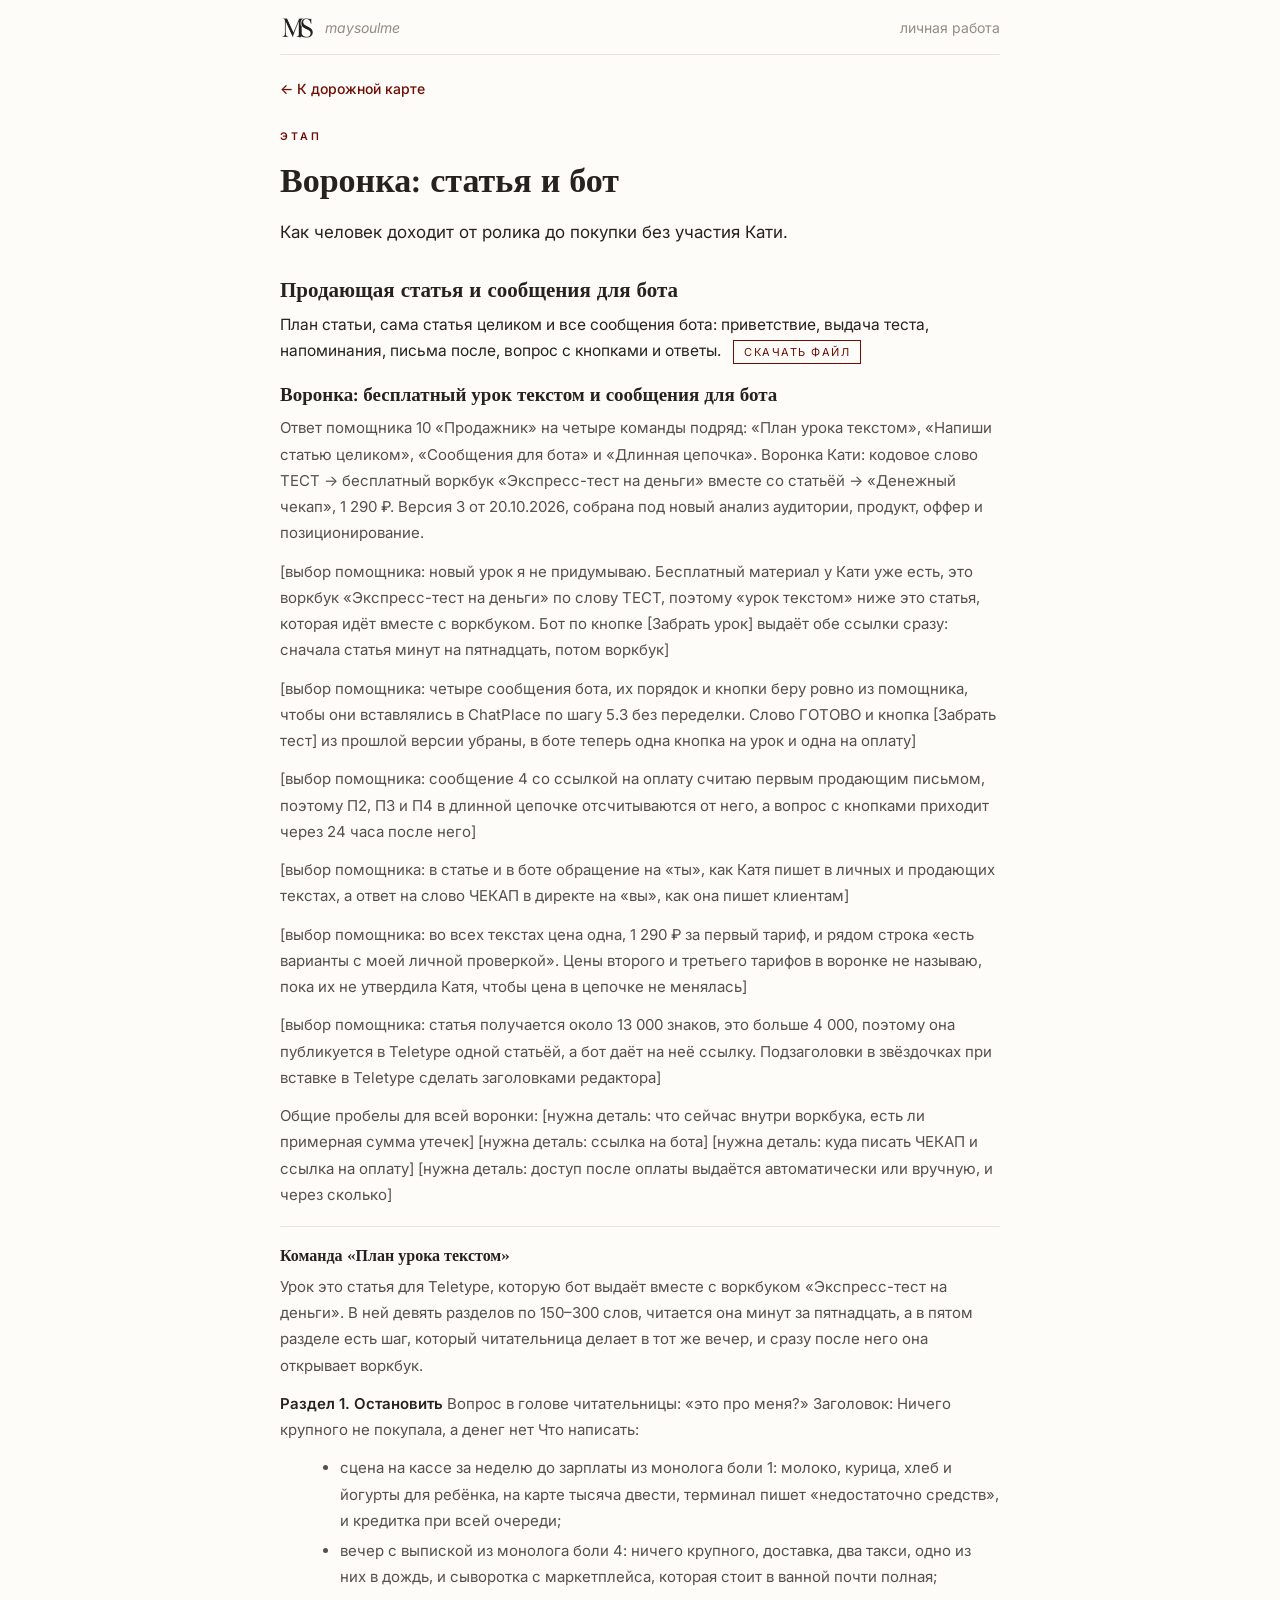
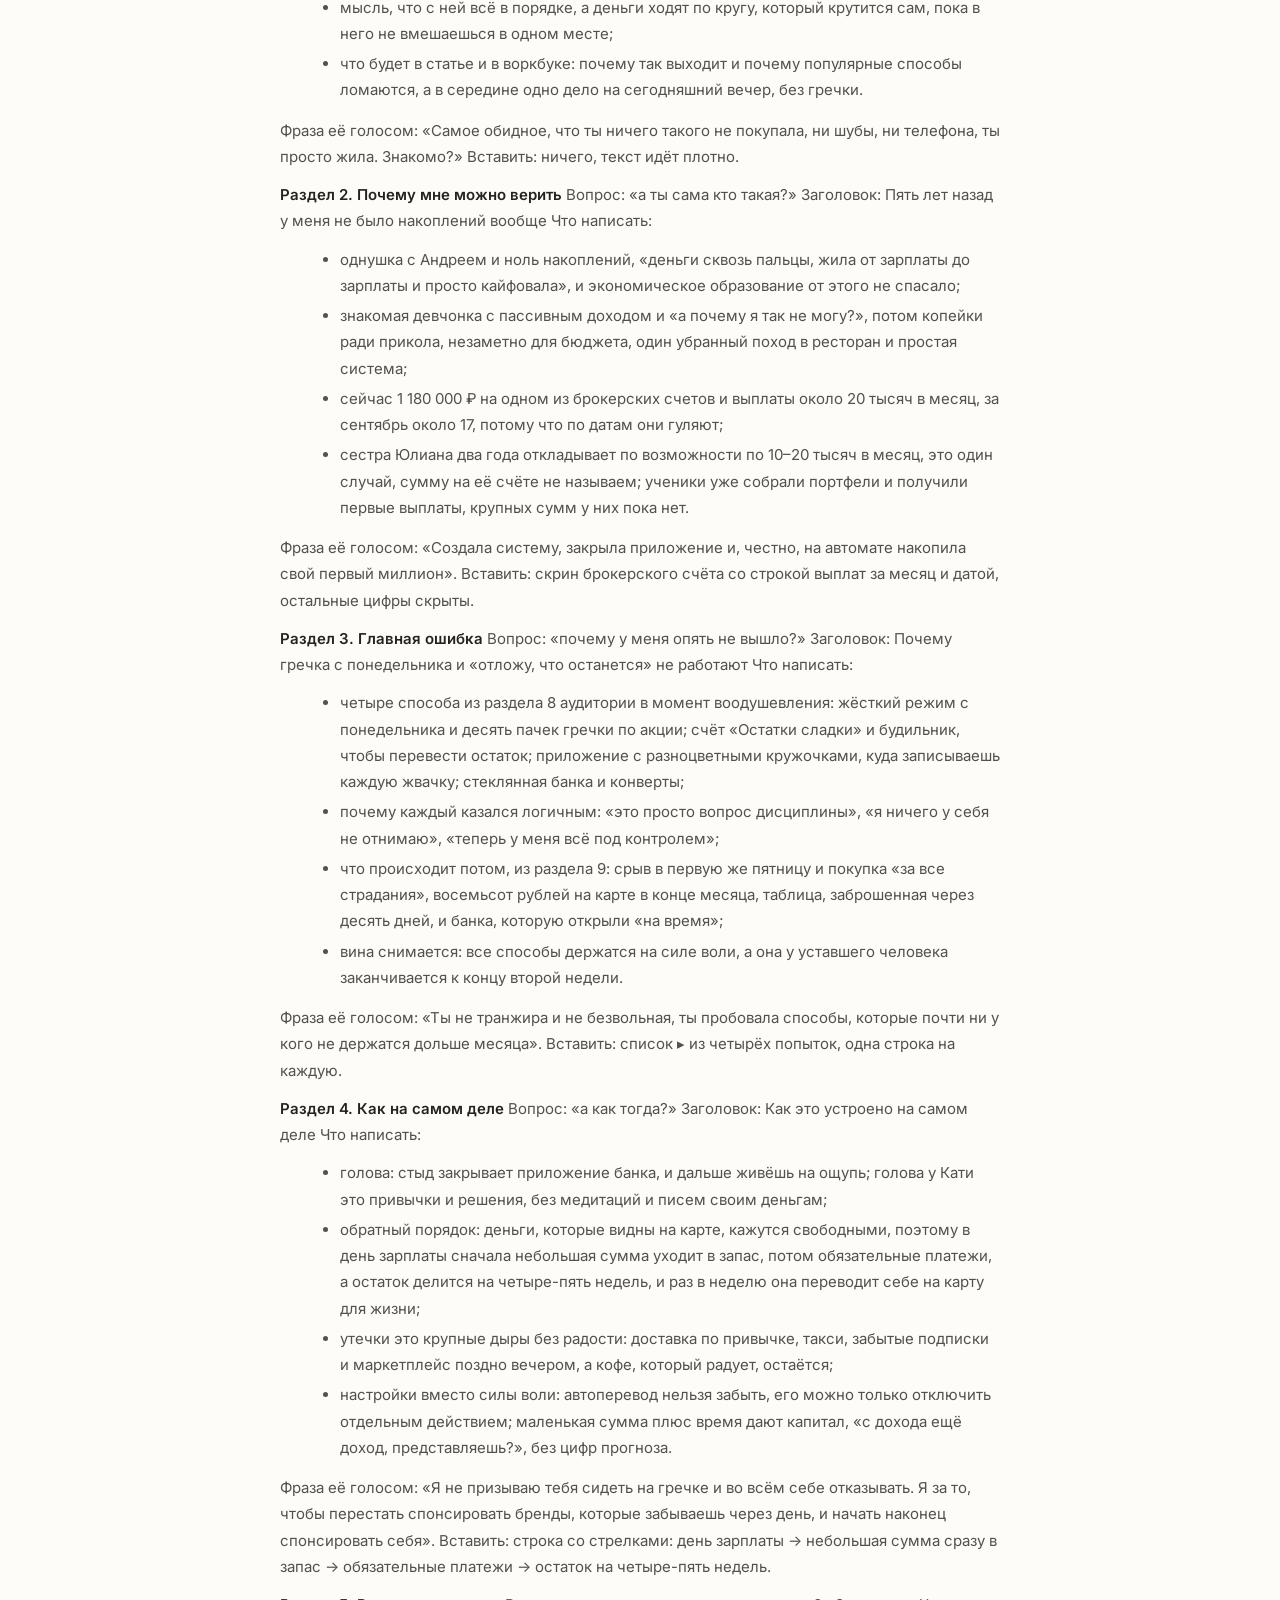
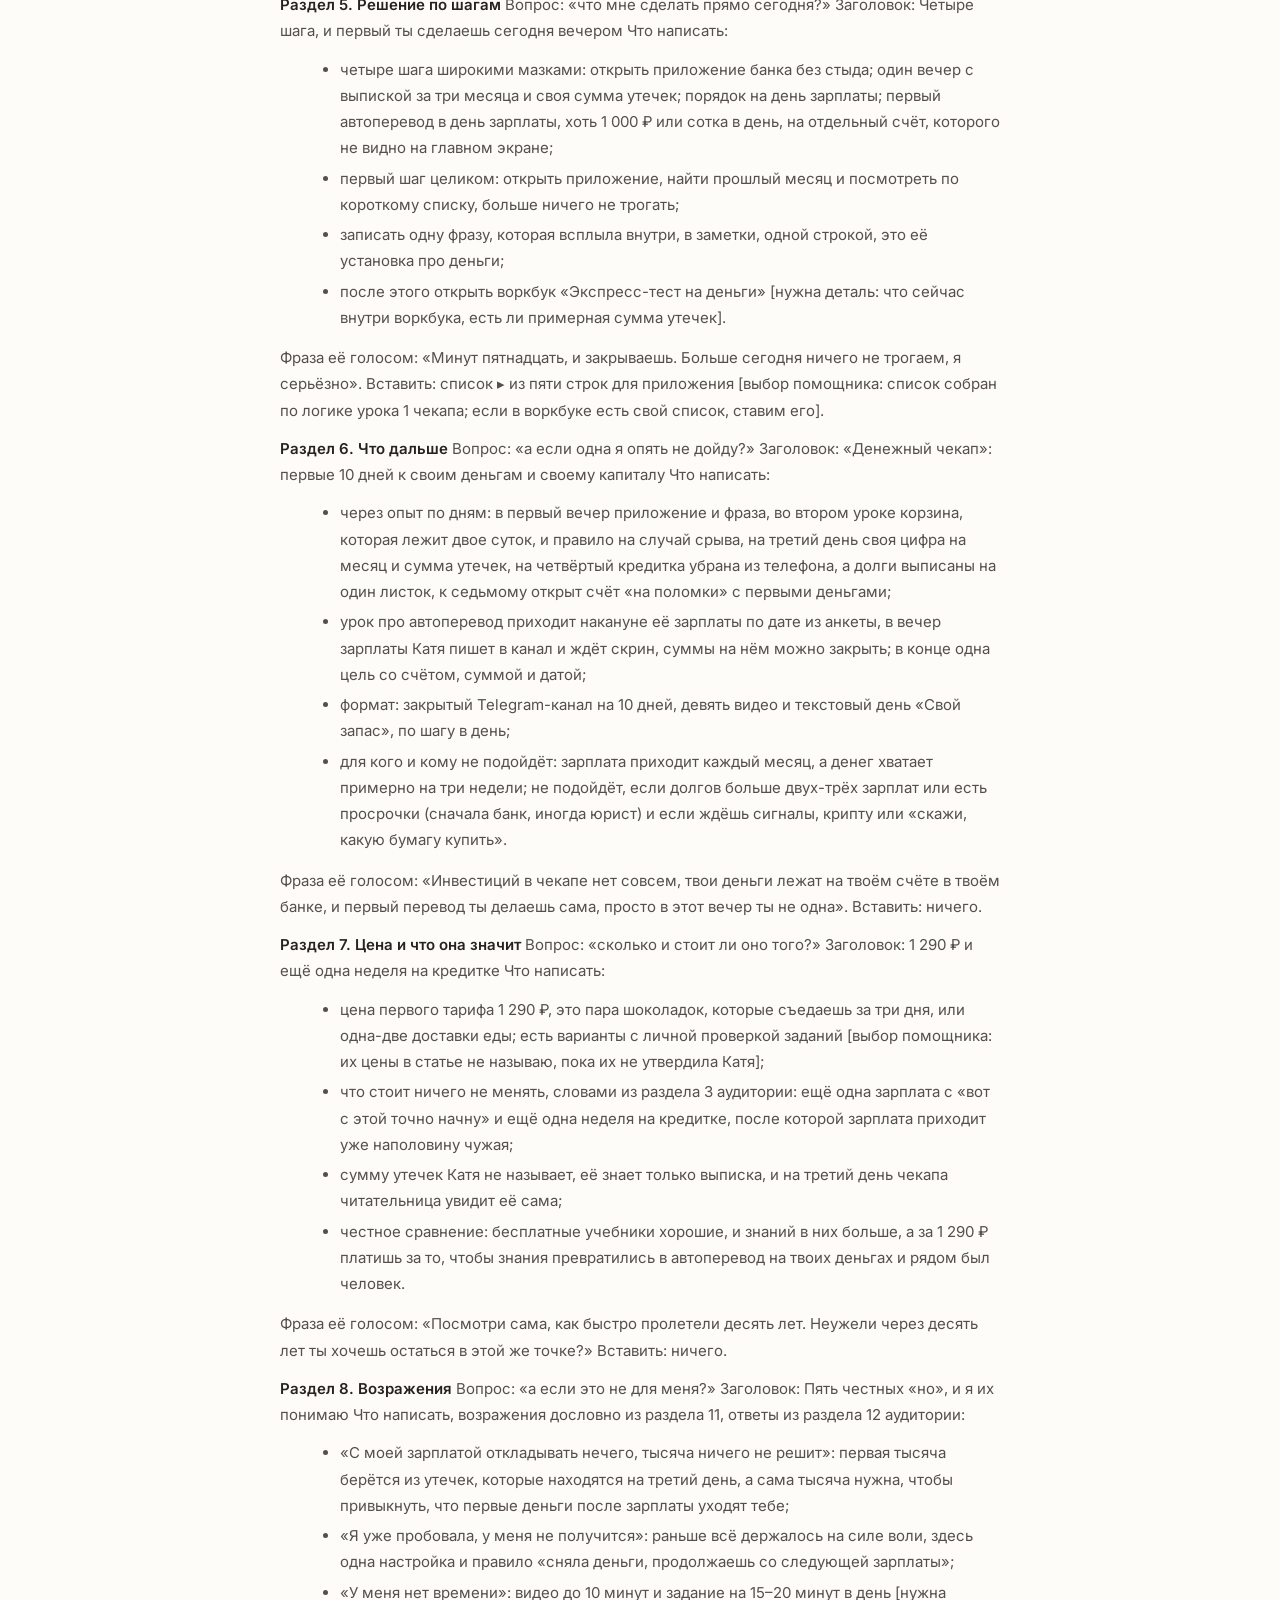
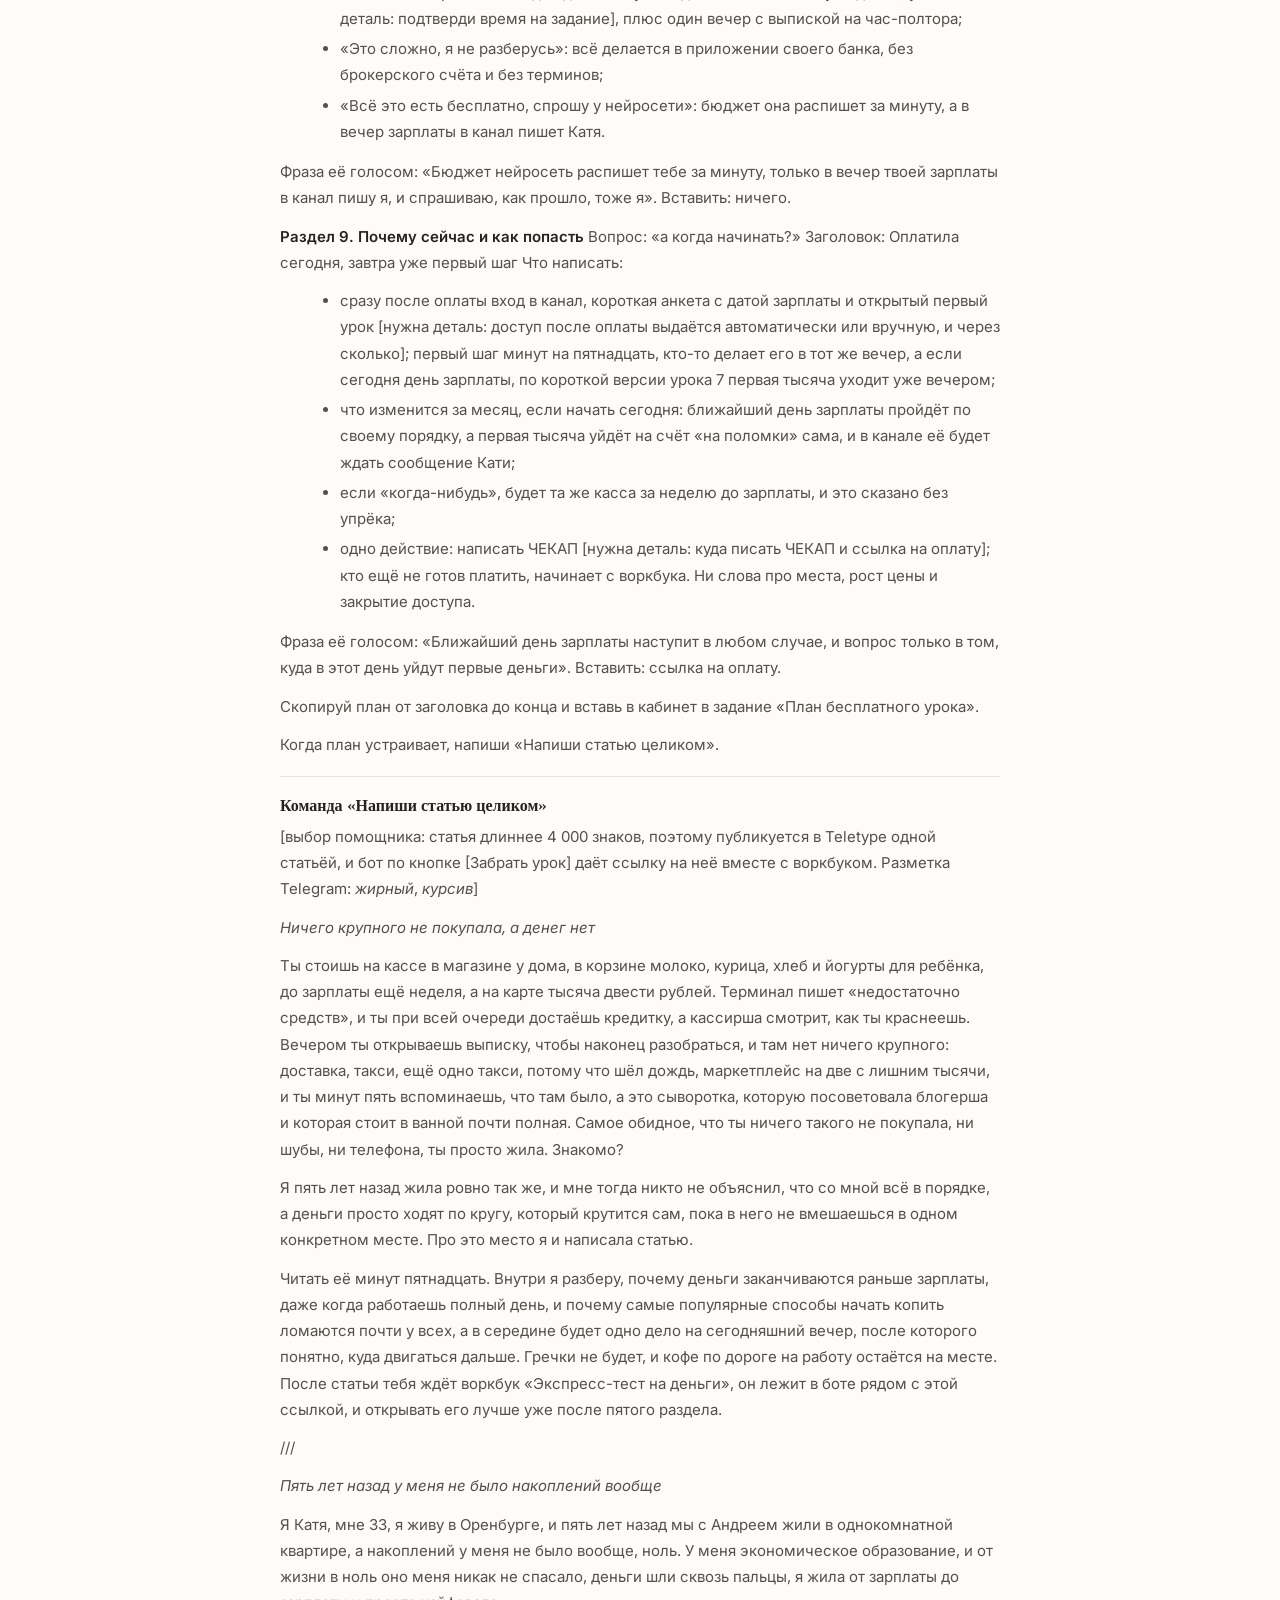
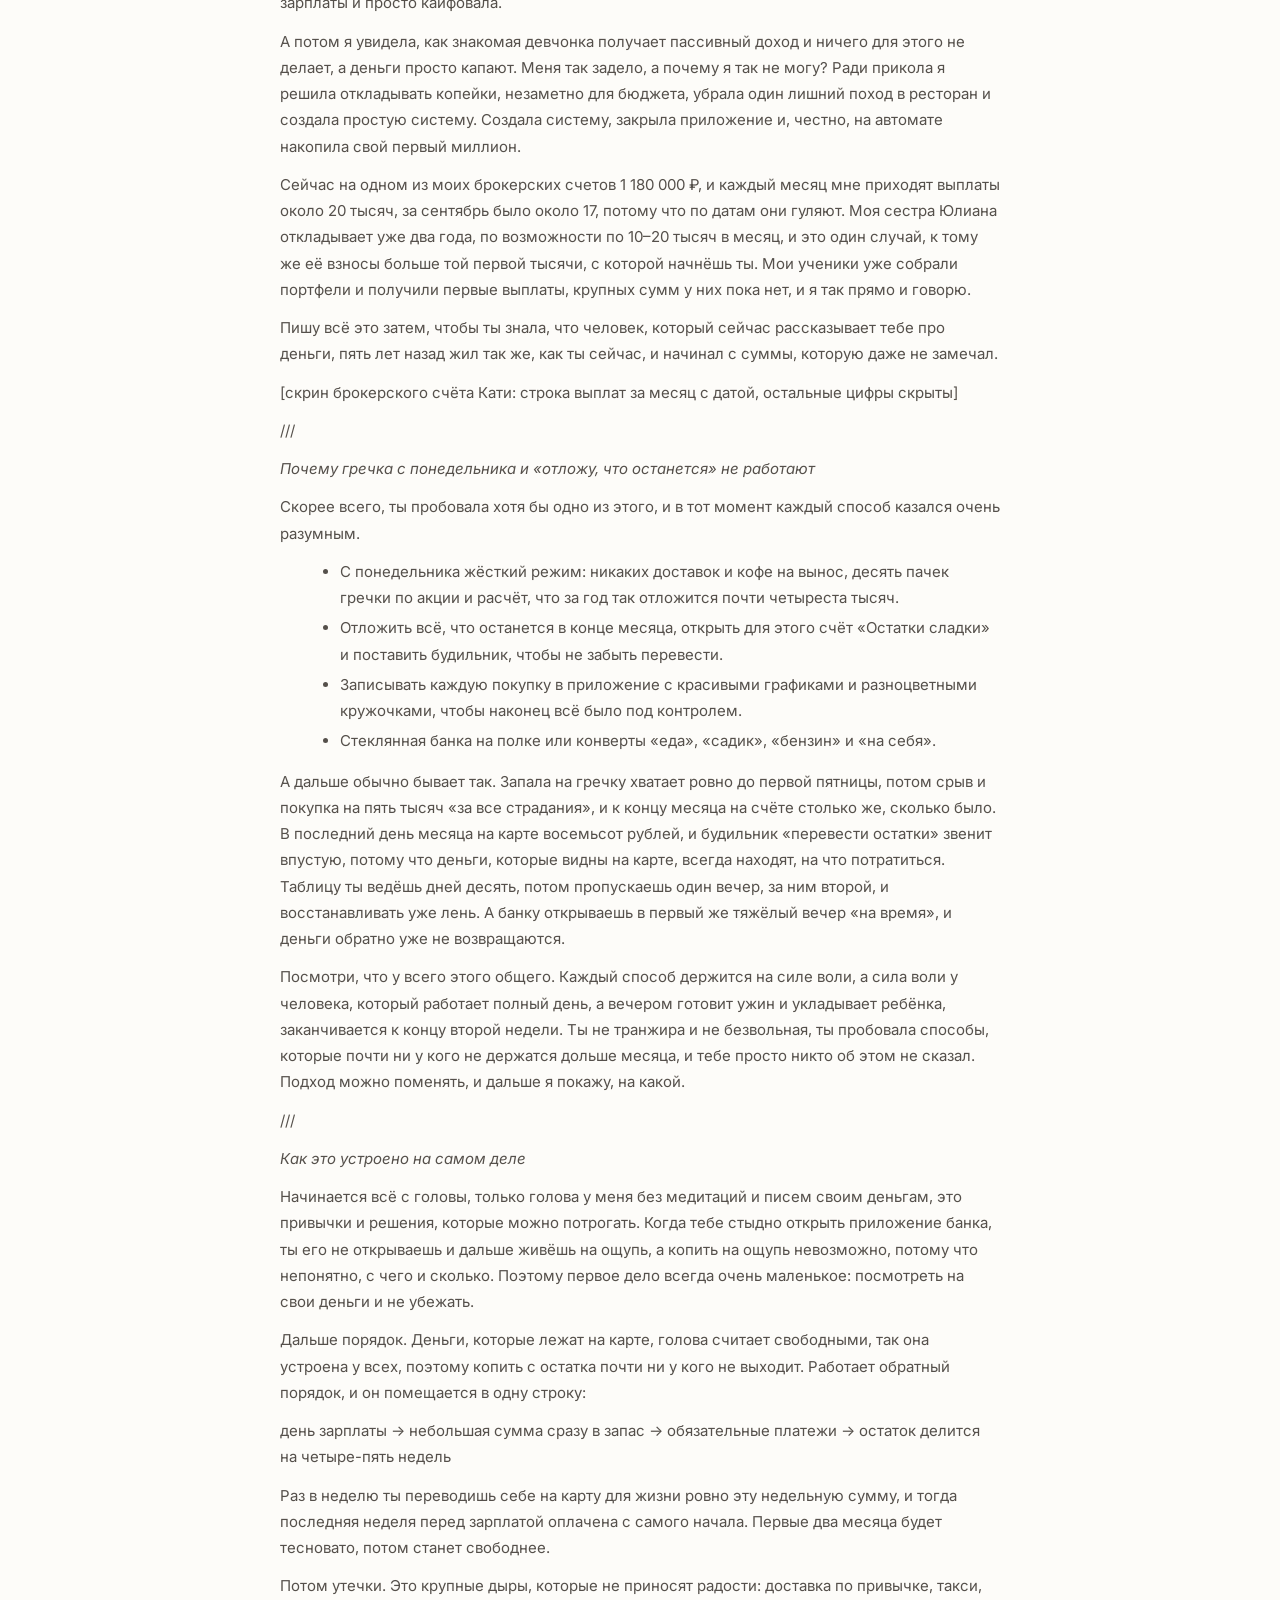
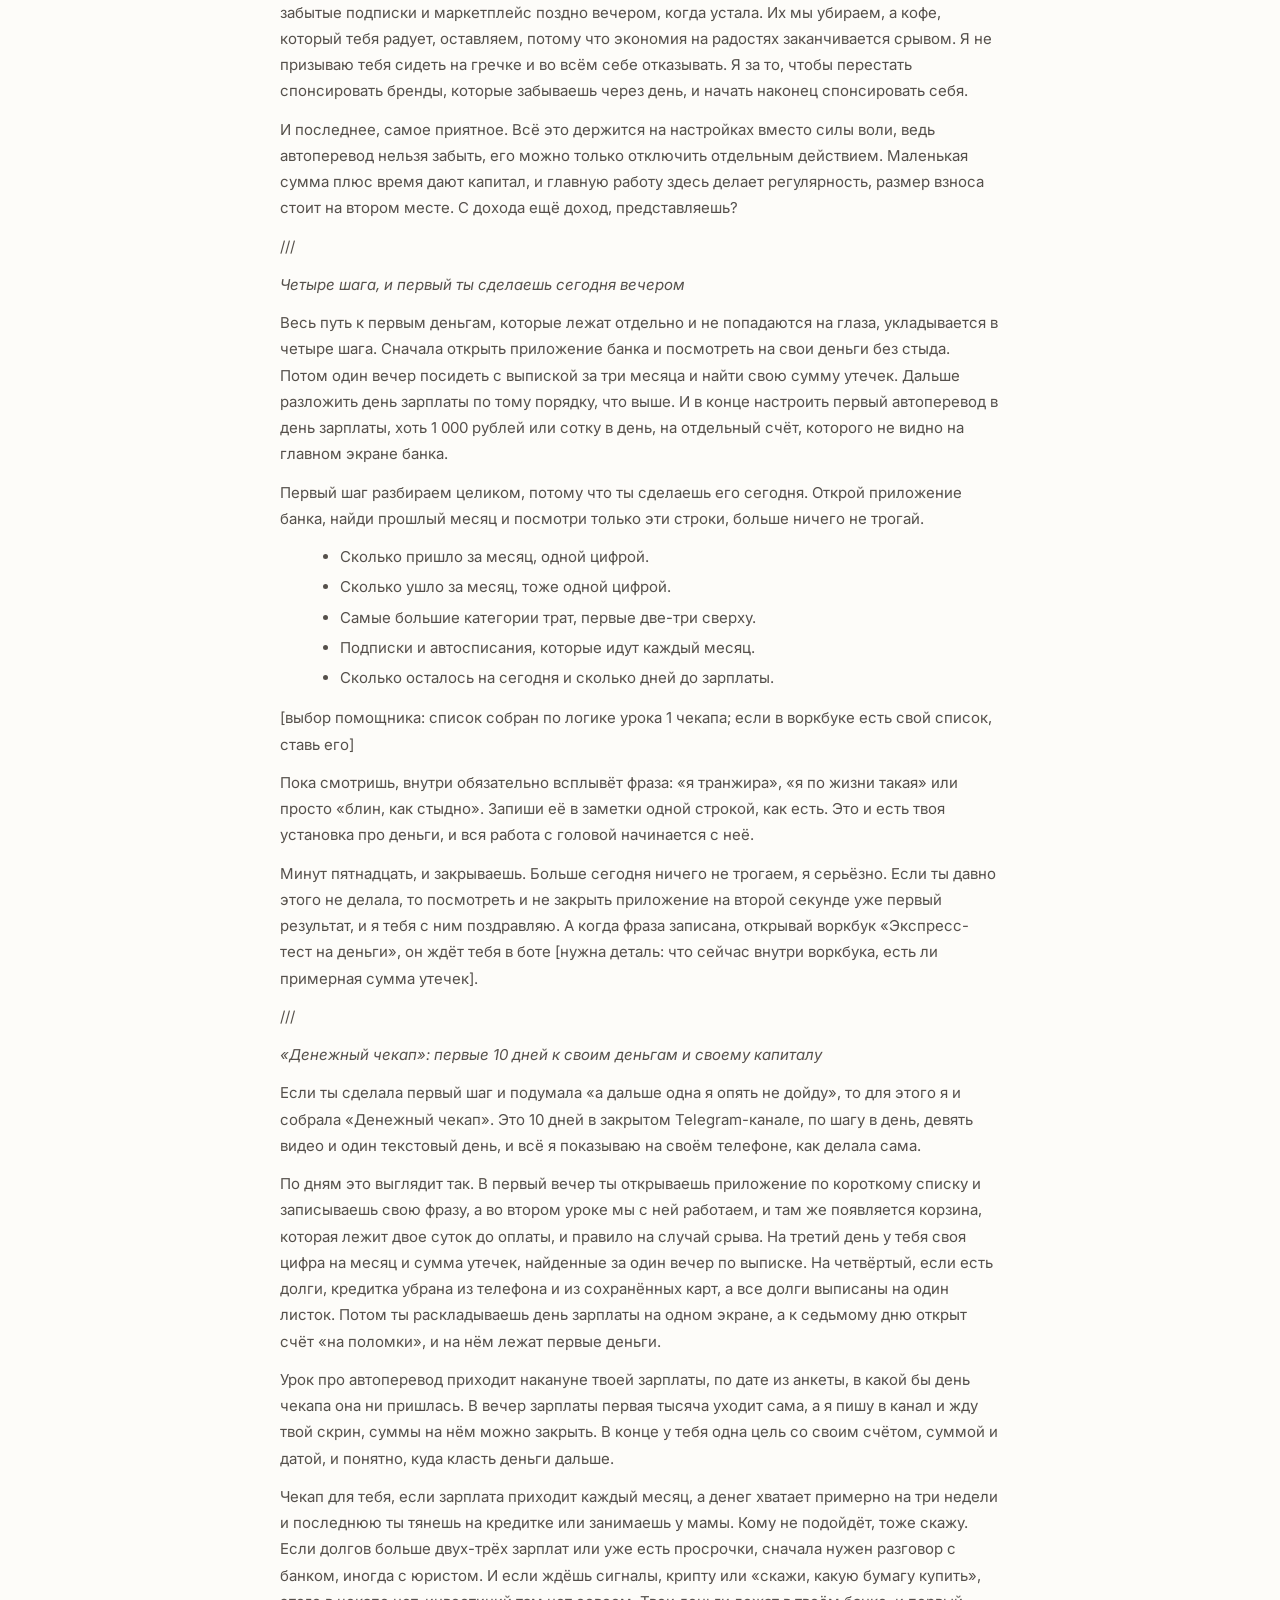
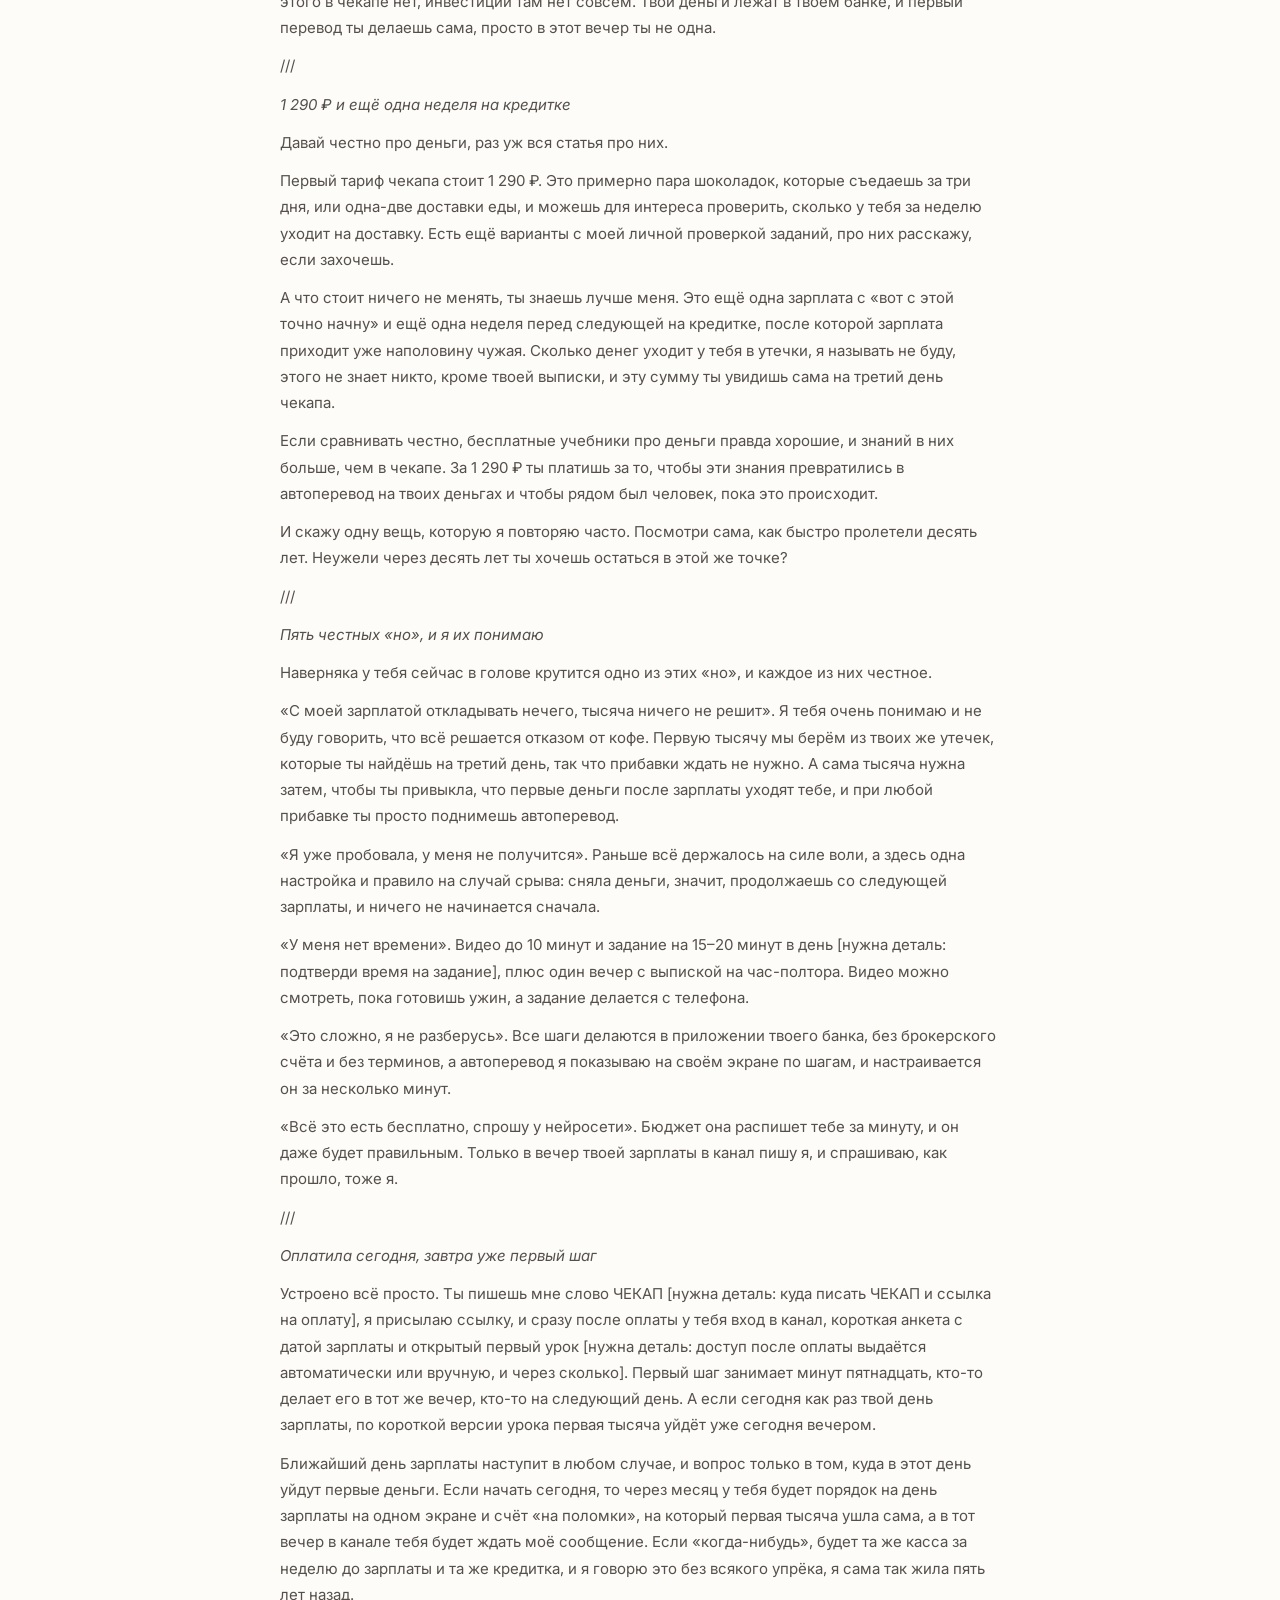
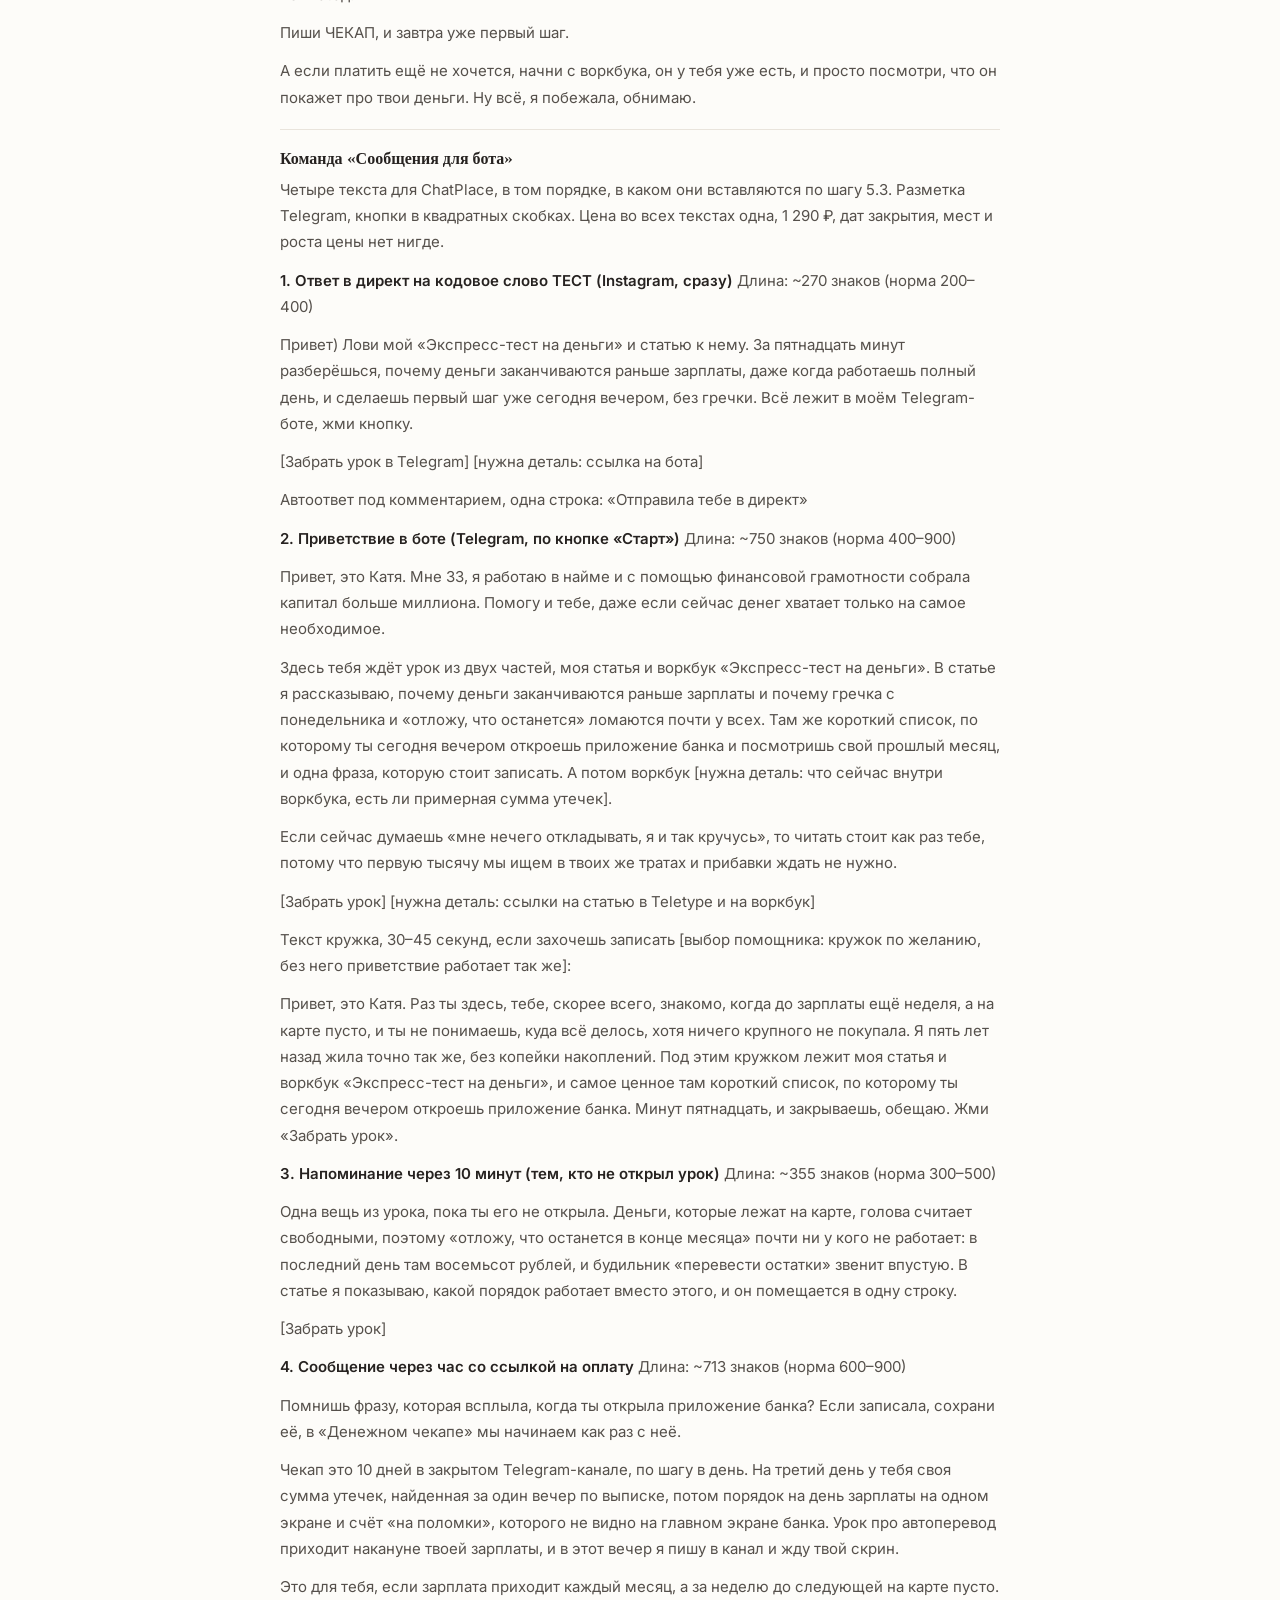
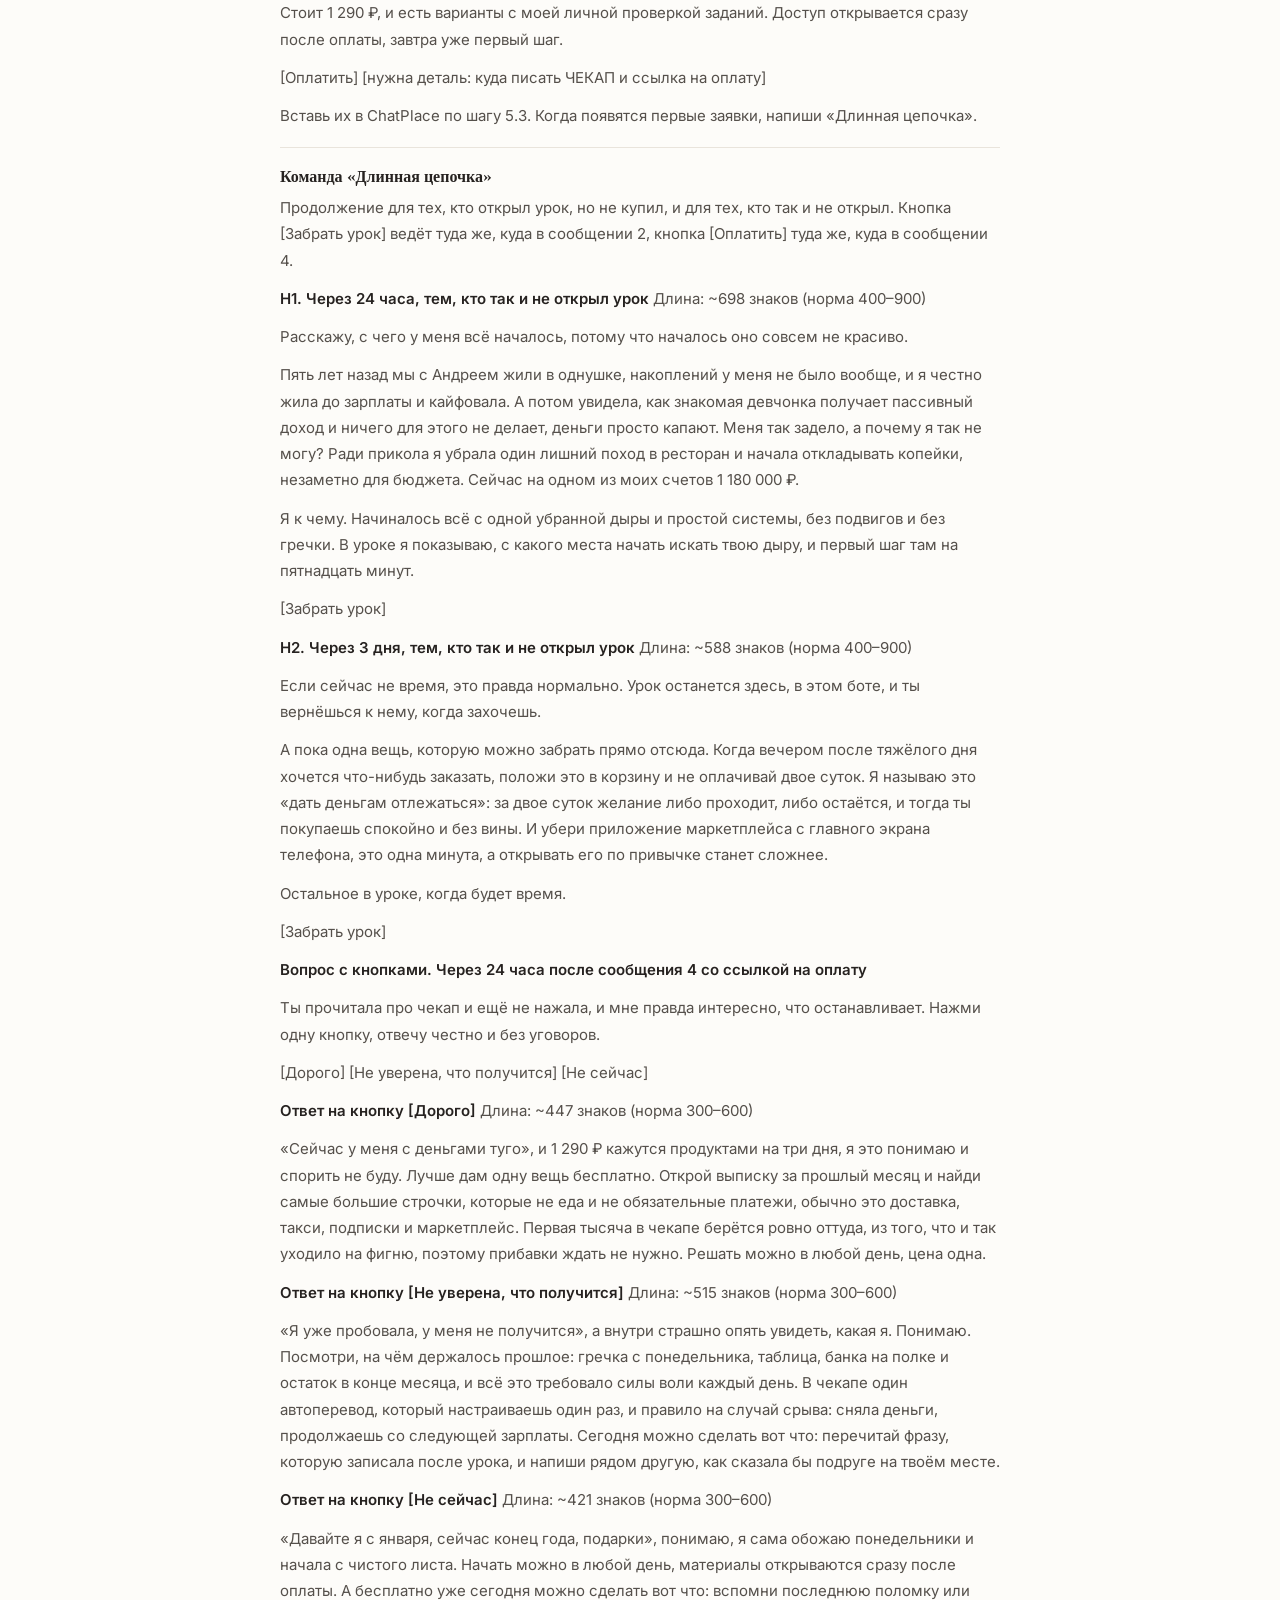
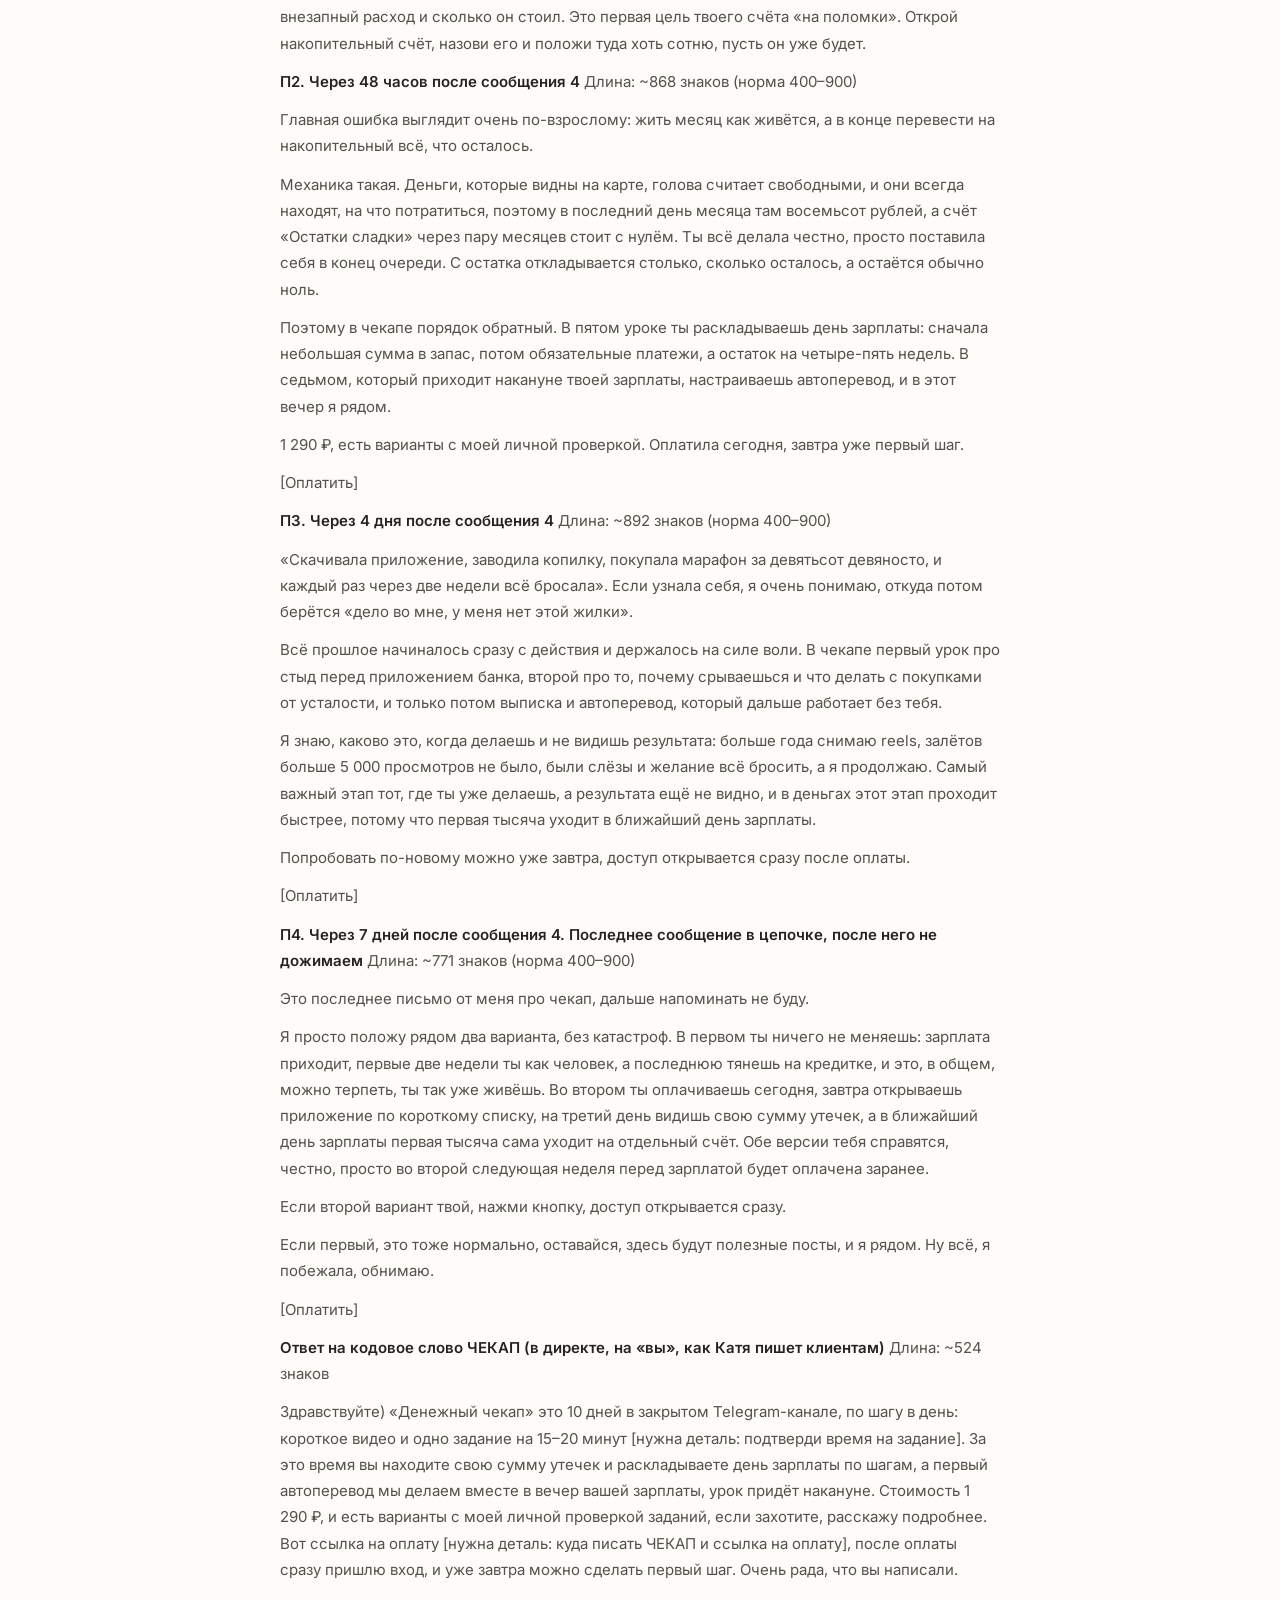
<file: funnel-stage.html>
<!doctype html>
<html lang="ru"><head><meta charset="utf-8"><meta name="robots" content="noindex, nofollow"><meta name="viewport" content="width=device-width, initial-scale=1, viewport-fit=cover">
<title>Воронка: статья и бот · Катя Мотив</title>
<link rel="preconnect" href="https://fonts.googleapis.com"><link rel="preconnect" href="https://fonts.gstatic.com" crossorigin>
<link rel="stylesheet" href="https://fonts.googleapis.com/css2?family=Libre+Baskerville:ital,wght@0,400;0,700;1,400&family=Inter:wght@400;500;600&family=DM+Sans:ital@1&display=swap">
<link rel="stylesheet" href="style.css"></head>
<body><div class="wrap">
<div class="top"><a class="logo" href="index.html"><img src="assets/logo.png" alt="MS"><span>maysoulme</span></a><span class="muted">личная работа</span></div>
<a class="back" href="index.html">← К дорожной карте</a><span class="badge">Этап</span><h1>Воронка: статья и бот</h1><p class="lead">Как человек доходит от ролика до покупки без участия Кати.</p><section class="docsec" id="13"><h2>Продающая статья и сообщения для бота</h2><p class="lead">План статьи, сама статья целиком и все сообщения бота: приветствие, выдача теста, напоминания, письма после, вопрос с кнопками и ответы. <a class="dl" href="docs/13_воронка.md" download>скачать файл</a></p><div class="docbody"><h2 class="sub big">Воронка: бесплатный урок текстом и сообщения для бота</h2>
<p>Ответ помощника 10 «Продажник» на четыре команды подряд: «План урока текстом», «Напиши статью целиком», «Сообщения для бота» и «Длинная цепочка». Воронка Кати: кодовое слово ТЕСТ → бесплатный воркбук «Экспресс-тест на деньги» вместе со статьёй → «Денежный чекап», 1 290 ₽. Версия 3 от 20.10.2026, собрана под новый анализ аудитории, продукт, оффер и позиционирование.</p>
<p>[выбор помощника: новый урок я не придумываю. Бесплатный материал у Кати уже есть, это воркбук «Экспресс-тест на деньги» по слову ТЕСТ, поэтому «урок текстом» ниже это статья, которая идёт вместе с воркбуком. Бот по кнопке [Забрать урок] выдаёт обе ссылки сразу: сначала статья минут на пятнадцать, потом воркбук]</p>
<p>[выбор помощника: четыре сообщения бота, их порядок и кнопки беру ровно из помощника, чтобы они вставлялись в ChatPlace по шагу 5.3 без переделки. Слово ГОТОВО и кнопка [Забрать тест] из прошлой версии убраны, в боте теперь одна кнопка на урок и одна на оплату]</p>
<p>[выбор помощника: сообщение 4 со ссылкой на оплату считаю первым продающим письмом, поэтому П2, П3 и П4 в длинной цепочке отсчитываются от него, а вопрос с кнопками приходит через 24 часа после него]</p>
<p>[выбор помощника: в статье и в боте обращение на «ты», как Катя пишет в личных и продающих текстах, а ответ на слово ЧЕКАП в директе на «вы», как она пишет клиентам]</p>
<p>[выбор помощника: во всех текстах цена одна, 1 290 ₽ за первый тариф, и рядом строка «есть варианты с моей личной проверкой». Цены второго и третьего тарифов в воронке не называю, пока их не утвердила Катя, чтобы цена в цепочке не менялась]</p>
<p>[выбор помощника: статья получается около 13 000 знаков, это больше 4 000, поэтому она публикуется в Teletype одной статьёй, а бот даёт на неё ссылку. Подзаголовки в звёздочках при вставке в Teletype сделать заголовками редактора]</p>
<p>Общие пробелы для всей воронки: [нужна деталь: что сейчас внутри воркбука, есть ли примерная сумма утечек] [нужна деталь: ссылка на бота] [нужна деталь: куда писать ЧЕКАП и ссылка на оплату] [нужна деталь: доступ после оплаты выдаётся автоматически или вручную, и через сколько]</p>
<hr>
<h3 class="sub">Команда «План урока текстом»</h3>
<p>Урок это статья для Teletype, которую бот выдаёт вместе с воркбуком «Экспресс-тест на деньги». В ней девять разделов по 150–300 слов, читается она минут за пятнадцать, а в пятом разделе есть шаг, который читательница делает в тот же вечер, и сразу после него она открывает воркбук.</p>
<p><strong>Раздел 1. Остановить</strong> Вопрос в голове читательницы: «это про меня?» Заголовок: Ничего крупного не покупала, а денег нет Что написать:</p>
<ul><li>сцена на кассе за неделю до зарплаты из монолога боли 1: молоко, курица, хлеб и йогурты для ребёнка, на карте тысяча двести, терминал пишет «недостаточно средств», и кредитка при всей очереди;</li><li>вечер с выпиской из монолога боли 4: ничего крупного, доставка, два такси, одно из них в дождь, и сыворотка с маркетплейса, которая стоит в ванной почти полная;</li><li>мысль, что с ней всё в порядке, а деньги ходят по кругу, который крутится сам, пока в него не вмешаешься в одном месте;</li><li>что будет в статье и в воркбуке: почему так выходит и почему популярные способы ломаются, а в середине одно дело на сегодняшний вечер, без гречки.</li></ul>
<p>Фраза её голосом: «Самое обидное, что ты ничего такого не покупала, ни шубы, ни телефона, ты просто жила. Знакомо?» Вставить: ничего, текст идёт плотно.</p>
<p><strong>Раздел 2. Почему мне можно верить</strong> Вопрос: «а ты сама кто такая?» Заголовок: Пять лет назад у меня не было накоплений вообще Что написать:</p>
<ul><li>однушка с Андреем и ноль накоплений, «деньги сквозь пальцы, жила от зарплаты до зарплаты и просто кайфовала», и экономическое образование от этого не спасало;</li><li>знакомая девчонка с пассивным доходом и «а почему я так не могу?», потом копейки ради прикола, незаметно для бюджета, один убранный поход в ресторан и простая система;</li><li>сейчас 1 180 000 ₽ на одном из брокерских счетов и выплаты около 20 тысяч в месяц, за сентябрь около 17, потому что по датам они гуляют;</li><li>сестра Юлиана два года откладывает по возможности по 10–20 тысяч в месяц, это один случай, сумму на её счёте не называем; ученики уже собрали портфели и получили первые выплаты, крупных сумм у них пока нет.</li></ul>
<p>Фраза её голосом: «Создала систему, закрыла приложение и, честно, на автомате накопила свой первый миллион». Вставить: скрин брокерского счёта со строкой выплат за месяц и датой, остальные цифры скрыты.</p>
<p><strong>Раздел 3. Главная ошибка</strong> Вопрос: «почему у меня опять не вышло?» Заголовок: Почему гречка с понедельника и «отложу, что останется» не работают Что написать:</p>
<ul><li>четыре способа из раздела 8 аудитории в момент воодушевления: жёсткий режим с понедельника и десять пачек гречки по акции; счёт «Остатки сладки» и будильник, чтобы перевести остаток; приложение с разноцветными кружочками, куда записываешь каждую жвачку; стеклянная банка и конверты;</li><li>почему каждый казался логичным: «это просто вопрос дисциплины», «я ничего у себя не отнимаю», «теперь у меня всё под контролем»;</li><li>что происходит потом, из раздела 9: срыв в первую же пятницу и покупка «за все страдания», восемьсот рублей на карте в конце месяца, таблица, заброшенная через десять дней, и банка, которую открыли «на время»;</li><li>вина снимается: все способы держатся на силе воли, а она у уставшего человека заканчивается к концу второй недели.</li></ul>
<p>Фраза её голосом: «Ты не транжира и не безвольная, ты пробовала способы, которые почти ни у кого не держатся дольше месяца». Вставить: список ▸ из четырёх попыток, одна строка на каждую.</p>
<p><strong>Раздел 4. Как на самом деле</strong> Вопрос: «а как тогда?» Заголовок: Как это устроено на самом деле Что написать:</p>
<ul><li>голова: стыд закрывает приложение банка, и дальше живёшь на ощупь; голова у Кати это привычки и решения, без медитаций и писем своим деньгам;</li><li>обратный порядок: деньги, которые видны на карте, кажутся свободными, поэтому в день зарплаты сначала небольшая сумма уходит в запас, потом обязательные платежи, а остаток делится на четыре-пять недель, и раз в неделю она переводит себе на карту для жизни;</li><li>утечки это крупные дыры без радости: доставка по привычке, такси, забытые подписки и маркетплейс поздно вечером, а кофе, который радует, остаётся;</li><li>настройки вместо силы воли: автоперевод нельзя забыть, его можно только отключить отдельным действием; маленькая сумма плюс время дают капитал, «с дохода ещё доход, представляешь?», без цифр прогноза.</li></ul>
<p>Фраза её голосом: «Я не призываю тебя сидеть на гречке и во всём себе отказывать. Я за то, чтобы перестать спонсировать бренды, которые забываешь через день, и начать наконец спонсировать себя». Вставить: строка со стрелками: день зарплаты → небольшая сумма сразу в запас → обязательные платежи → остаток на четыре-пять недель.</p>
<p><strong>Раздел 5. Решение по шагам</strong> Вопрос: «что мне сделать прямо сегодня?» Заголовок: Четыре шага, и первый ты сделаешь сегодня вечером Что написать:</p>
<ul><li>четыре шага широкими мазками: открыть приложение банка без стыда; один вечер с выпиской за три месяца и своя сумма утечек; порядок на день зарплаты; первый автоперевод в день зарплаты, хоть 1 000 ₽ или сотка в день, на отдельный счёт, которого не видно на главном экране;</li><li>первый шаг целиком: открыть приложение, найти прошлый месяц и посмотреть по короткому списку, больше ничего не трогать;</li><li>записать одну фразу, которая всплыла внутри, в заметки, одной строкой, это её установка про деньги;</li><li>после этого открыть воркбук «Экспресс-тест на деньги» [нужна деталь: что сейчас внутри воркбука, есть ли примерная сумма утечек].</li></ul>
<p>Фраза её голосом: «Минут пятнадцать, и закрываешь. Больше сегодня ничего не трогаем, я серьёзно». Вставить: список ▸ из пяти строк для приложения [выбор помощника: список собран по логике урока 1 чекапа; если в воркбуке есть свой список, ставим его].</p>
<p><strong>Раздел 6. Что дальше</strong> Вопрос: «а если одна я опять не дойду?» Заголовок: «Денежный чекап»: первые 10 дней к своим деньгам и своему капиталу Что написать:</p>
<ul><li>через опыт по дням: в первый вечер приложение и фраза, во втором уроке корзина, которая лежит двое суток, и правило на случай срыва, на третий день своя цифра на месяц и сумма утечек, на четвёртый кредитка убрана из телефона, а долги выписаны на один листок, к седьмому открыт счёт «на поломки» с первыми деньгами;</li><li>урок про автоперевод приходит накануне её зарплаты по дате из анкеты, в вечер зарплаты Катя пишет в канал и ждёт скрин, суммы на нём можно закрыть; в конце одна цель со счётом, суммой и датой;</li><li>формат: закрытый Telegram-канал на 10 дней, девять видео и текстовый день «Свой запас», по шагу в день;</li><li>для кого и кому не подойдёт: зарплата приходит каждый месяц, а денег хватает примерно на три недели; не подойдёт, если долгов больше двух-трёх зарплат или есть просрочки (сначала банк, иногда юрист) и если ждёшь сигналы, крипту или «скажи, какую бумагу купить».</li></ul>
<p>Фраза её голосом: «Инвестиций в чекапе нет совсем, твои деньги лежат на твоём счёте в твоём банке, и первый перевод ты делаешь сама, просто в этот вечер ты не одна». Вставить: ничего.</p>
<p><strong>Раздел 7. Цена и что она значит</strong> Вопрос: «сколько и стоит ли оно того?» Заголовок: 1 290 ₽ и ещё одна неделя на кредитке Что написать:</p>
<ul><li>цена первого тарифа 1 290 ₽, это пара шоколадок, которые съедаешь за три дня, или одна-две доставки еды; есть варианты с личной проверкой заданий [выбор помощника: их цены в статье не называю, пока их не утвердила Катя];</li><li>что стоит ничего не менять, словами из раздела 3 аудитории: ещё одна зарплата с «вот с этой точно начну» и ещё одна неделя на кредитке, после которой зарплата приходит уже наполовину чужая;</li><li>сумму утечек Катя не называет, её знает только выписка, и на третий день чекапа читательница увидит её сама;</li><li>честное сравнение: бесплатные учебники хорошие, и знаний в них больше, а за 1 290 ₽ платишь за то, чтобы знания превратились в автоперевод на твоих деньгах и рядом был человек.</li></ul>
<p>Фраза её голосом: «Посмотри сама, как быстро пролетели десять лет. Неужели через десять лет ты хочешь остаться в этой же точке?» Вставить: ничего.</p>
<p><strong>Раздел 8. Возражения</strong> Вопрос: «а если это не для меня?» Заголовок: Пять честных «но», и я их понимаю Что написать, возражения дословно из раздела 11, ответы из раздела 12 аудитории:</p>
<ul><li>«С моей зарплатой откладывать нечего, тысяча ничего не решит»: первая тысяча берётся из утечек, которые находятся на третий день, а сама тысяча нужна, чтобы привыкнуть, что первые деньги после зарплаты уходят тебе;</li><li>«Я уже пробовала, у меня не получится»: раньше всё держалось на силе воли, здесь одна настройка и правило «сняла деньги, продолжаешь со следующей зарплаты»;</li><li>«У меня нет времени»: видео до 10 минут и задание на 15–20 минут в день [нужна деталь: подтверди время на задание], плюс один вечер с выпиской на час-полтора;</li><li>«Это сложно, я не разберусь»: всё делается в приложении своего банка, без брокерского счёта и без терминов;</li><li>«Всё это есть бесплатно, спрошу у нейросети»: бюджет она распишет за минуту, а в вечер зарплаты в канал пишет Катя.</li></ul>
<p>Фраза её голосом: «Бюджет нейросеть распишет тебе за минуту, только в вечер твоей зарплаты в канал пишу я, и спрашиваю, как прошло, тоже я». Вставить: ничего.</p>
<p><strong>Раздел 9. Почему сейчас и как попасть</strong> Вопрос: «а когда начинать?» Заголовок: Оплатила сегодня, завтра уже первый шаг Что написать:</p>
<ul><li>сразу после оплаты вход в канал, короткая анкета с датой зарплаты и открытый первый урок [нужна деталь: доступ после оплаты выдаётся автоматически или вручную, и через сколько]; первый шаг минут на пятнадцать, кто-то делает его в тот же вечер, а если сегодня день зарплаты, по короткой версии урока 7 первая тысяча уходит уже вечером;</li><li>что изменится за месяц, если начать сегодня: ближайший день зарплаты пройдёт по своему порядку, а первая тысяча уйдёт на счёт «на поломки» сама, и в канале её будет ждать сообщение Кати;</li><li>если «когда-нибудь», будет та же касса за неделю до зарплаты, и это сказано без упрёка;</li><li>одно действие: написать ЧЕКАП [нужна деталь: куда писать ЧЕКАП и ссылка на оплату]; кто ещё не готов платить, начинает с воркбука. Ни слова про места, рост цены и закрытие доступа.</li></ul>
<p>Фраза её голосом: «Ближайший день зарплаты наступит в любом случае, и вопрос только в том, куда в этот день уйдут первые деньги». Вставить: ссылка на оплату.</p>
<p>Скопируй план от заголовка до конца и вставь в кабинет в задание «План бесплатного урока».</p>
<p>Когда план устраивает, напиши «Напиши статью целиком».</p>
<hr>
<h3 class="sub">Команда «Напиши статью целиком»</h3>
<p>[выбор помощника: статья длиннее 4 000 знаков, поэтому публикуется в Teletype одной статьёй, и бот по кнопке [Забрать урок] даёт ссылку на неё вместе с воркбуком. Разметка Telegram: <em>жирный</em>, <em>курсив</em>]</p>
<p><em>Ничего крупного не покупала, а денег нет</em></p>
<p>Ты стоишь на кассе в магазине у дома, в корзине молоко, курица, хлеб и йогурты для ребёнка, до зарплаты ещё неделя, а на карте тысяча двести рублей. Терминал пишет «недостаточно средств», и ты при всей очереди достаёшь кредитку, а кассирша смотрит, как ты краснеешь. Вечером ты открываешь выписку, чтобы наконец разобраться, и там нет ничего крупного: доставка, такси, ещё одно такси, потому что шёл дождь, маркетплейс на две с лишним тысячи, и ты минут пять вспоминаешь, что там было, а это сыворотка, которую посоветовала блогерша и которая стоит в ванной почти полная. Самое обидное, что ты ничего такого не покупала, ни шубы, ни телефона, ты просто жила. Знакомо?</p>
<p>Я пять лет назад жила ровно так же, и мне тогда никто не объяснил, что со мной всё в порядке, а деньги просто ходят по кругу, который крутится сам, пока в него не вмешаешься в одном конкретном месте. Про это место я и написала статью.</p>
<p>Читать её минут пятнадцать. Внутри я разберу, почему деньги заканчиваются раньше зарплаты, даже когда работаешь полный день, и почему самые популярные способы начать копить ломаются почти у всех, а в середине будет одно дело на сегодняшний вечер, после которого понятно, куда двигаться дальше. Гречки не будет, и кофе по дороге на работу остаётся на месте. После статьи тебя ждёт воркбук «Экспресс-тест на деньги», он лежит в боте рядом с этой ссылкой, и открывать его лучше уже после пятого раздела.</p>
<p>///</p>
<p><em>Пять лет назад у меня не было накоплений вообще</em></p>
<p>Я Катя, мне 33, я живу в Оренбурге, и пять лет назад мы с Андреем жили в однокомнатной квартире, а накоплений у меня не было вообще, ноль. У меня экономическое образование, и от жизни в ноль оно меня никак не спасало, деньги шли сквозь пальцы, я жила от зарплаты до зарплаты и просто кайфовала.</p>
<p>А потом я увидела, как знакомая девчонка получает пассивный доход и ничего для этого не делает, а деньги просто капают. Меня так задело, а почему я так не могу? Ради прикола я решила откладывать копейки, незаметно для бюджета, убрала один лишний поход в ресторан и создала простую систему. Создала систему, закрыла приложение и, честно, на автомате накопила свой первый миллион.</p>
<p>Сейчас на одном из моих брокерских счетов 1 180 000 ₽, и каждый месяц мне приходят выплаты около 20 тысяч, за сентябрь было около 17, потому что по датам они гуляют. Моя сестра Юлиана откладывает уже два года, по возможности по 10–20 тысяч в месяц, и это один случай, к тому же её взносы больше той первой тысячи, с которой начнёшь ты. Мои ученики уже собрали портфели и получили первые выплаты, крупных сумм у них пока нет, и я так прямо и говорю.</p>
<p>Пишу всё это затем, чтобы ты знала, что человек, который сейчас рассказывает тебе про деньги, пять лет назад жил так же, как ты сейчас, и начинал с суммы, которую даже не замечал.</p>
<p>[скрин брокерского счёта Кати: строка выплат за месяц с датой, остальные цифры скрыты]</p>
<p>///</p>
<p><em>Почему гречка с понедельника и «отложу, что останется» не работают</em></p>
<p>Скорее всего, ты пробовала хотя бы одно из этого, и в тот момент каждый способ казался очень разумным.</p>
<ul><li>С понедельника жёсткий режим: никаких доставок и кофе на вынос, десять пачек гречки по акции и расчёт, что за год так отложится почти четыреста тысяч.</li><li>Отложить всё, что останется в конце месяца, открыть для этого счёт «Остатки сладки» и поставить будильник, чтобы не забыть перевести.</li><li>Записывать каждую покупку в приложение с красивыми графиками и разноцветными кружочками, чтобы наконец всё было под контролем.</li><li>Стеклянная банка на полке или конверты «еда», «садик», «бензин» и «на себя».</li></ul>
<p>А дальше обычно бывает так. Запала на гречку хватает ровно до первой пятницы, потом срыв и покупка на пять тысяч «за все страдания», и к концу месяца на счёте столько же, сколько было. В последний день месяца на карте восемьсот рублей, и будильник «перевести остатки» звенит впустую, потому что деньги, которые видны на карте, всегда находят, на что потратиться. Таблицу ты ведёшь дней десять, потом пропускаешь один вечер, за ним второй, и восстанавливать уже лень. А банку открываешь в первый же тяжёлый вечер «на время», и деньги обратно уже не возвращаются.</p>
<p>Посмотри, что у всего этого общего. Каждый способ держится на силе воли, а сила воли у человека, который работает полный день, а вечером готовит ужин и укладывает ребёнка, заканчивается к концу второй недели. Ты не транжира и не безвольная, ты пробовала способы, которые почти ни у кого не держатся дольше месяца, и тебе просто никто об этом не сказал. Подход можно поменять, и дальше я покажу, на какой.</p>
<p>///</p>
<p><em>Как это устроено на самом деле</em></p>
<p>Начинается всё с головы, только голова у меня без медитаций и писем своим деньгам, это привычки и решения, которые можно потрогать. Когда тебе стыдно открыть приложение банка, ты его не открываешь и дальше живёшь на ощупь, а копить на ощупь невозможно, потому что непонятно, с чего и сколько. Поэтому первое дело всегда очень маленькое: посмотреть на свои деньги и не убежать.</p>
<p>Дальше порядок. Деньги, которые лежат на карте, голова считает свободными, так она устроена у всех, поэтому копить с остатка почти ни у кого не выходит. Работает обратный порядок, и он помещается в одну строку:</p>
<p>день зарплаты → небольшая сумма сразу в запас → обязательные платежи → остаток делится на четыре-пять недель</p>
<p>Раз в неделю ты переводишь себе на карту для жизни ровно эту недельную сумму, и тогда последняя неделя перед зарплатой оплачена с самого начала. Первые два месяца будет тесновато, потом станет свободнее.</p>
<p>Потом утечки. Это крупные дыры, которые не приносят радости: доставка по привычке, такси, забытые подписки и маркетплейс поздно вечером, когда устала. Их мы убираем, а кофе, который тебя радует, оставляем, потому что экономия на радостях заканчивается срывом. Я не призываю тебя сидеть на гречке и во всём себе отказывать. Я за то, чтобы перестать спонсировать бренды, которые забываешь через день, и начать наконец спонсировать себя.</p>
<p>И последнее, самое приятное. Всё это держится на настройках вместо силы воли, ведь автоперевод нельзя забыть, его можно только отключить отдельным действием. Маленькая сумма плюс время дают капитал, и главную работу здесь делает регулярность, размер взноса стоит на втором месте. С дохода ещё доход, представляешь?</p>
<p>///</p>
<p><em>Четыре шага, и первый ты сделаешь сегодня вечером</em></p>
<p>Весь путь к первым деньгам, которые лежат отдельно и не попадаются на глаза, укладывается в четыре шага. Сначала открыть приложение банка и посмотреть на свои деньги без стыда. Потом один вечер посидеть с выпиской за три месяца и найти свою сумму утечек. Дальше разложить день зарплаты по тому порядку, что выше. И в конце настроить первый автоперевод в день зарплаты, хоть 1 000 рублей или сотку в день, на отдельный счёт, которого не видно на главном экране банка.</p>
<p>Первый шаг разбираем целиком, потому что ты сделаешь его сегодня. Открой приложение банка, найди прошлый месяц и посмотри только эти строки, больше ничего не трогай.</p>
<ul><li>Сколько пришло за месяц, одной цифрой.</li><li>Сколько ушло за месяц, тоже одной цифрой.</li><li>Самые большие категории трат, первые две-три сверху.</li><li>Подписки и автосписания, которые идут каждый месяц.</li><li>Сколько осталось на сегодня и сколько дней до зарплаты.</li></ul>
<p>[выбор помощника: список собран по логике урока 1 чекапа; если в воркбуке есть свой список, ставь его]</p>
<p>Пока смотришь, внутри обязательно всплывёт фраза: «я транжира», «я по жизни такая» или просто «блин, как стыдно». Запиши её в заметки одной строкой, как есть. Это и есть твоя установка про деньги, и вся работа с головой начинается с неё.</p>
<p>Минут пятнадцать, и закрываешь. Больше сегодня ничего не трогаем, я серьёзно. Если ты давно этого не делала, то посмотреть и не закрыть приложение на второй секунде уже первый результат, и я тебя с ним поздравляю. А когда фраза записана, открывай воркбук «Экспресс-тест на деньги», он ждёт тебя в боте [нужна деталь: что сейчас внутри воркбука, есть ли примерная сумма утечек].</p>
<p>///</p>
<p><em>«Денежный чекап»: первые 10 дней к своим деньгам и своему капиталу</em></p>
<p>Если ты сделала первый шаг и подумала «а дальше одна я опять не дойду», то для этого я и собрала «Денежный чекап». Это 10 дней в закрытом Telegram-канале, по шагу в день, девять видео и один текстовый день, и всё я показываю на своём телефоне, как делала сама.</p>
<p>По дням это выглядит так. В первый вечер ты открываешь приложение по короткому списку и записываешь свою фразу, а во втором уроке мы с ней работаем, и там же появляется корзина, которая лежит двое суток до оплаты, и правило на случай срыва. На третий день у тебя своя цифра на месяц и сумма утечек, найденные за один вечер по выписке. На четвёртый, если есть долги, кредитка убрана из телефона и из сохранённых карт, а все долги выписаны на один листок. Потом ты раскладываешь день зарплаты на одном экране, а к седьмому дню открыт счёт «на поломки», и на нём лежат первые деньги.</p>
<p>Урок про автоперевод приходит накануне твоей зарплаты, по дате из анкеты, в какой бы день чекапа она ни пришлась. В вечер зарплаты первая тысяча уходит сама, а я пишу в канал и жду твой скрин, суммы на нём можно закрыть. В конце у тебя одна цель со своим счётом, суммой и датой, и понятно, куда класть деньги дальше.</p>
<p>Чекап для тебя, если зарплата приходит каждый месяц, а денег хватает примерно на три недели и последнюю ты тянешь на кредитке или занимаешь у мамы. Кому не подойдёт, тоже скажу. Если долгов больше двух-трёх зарплат или уже есть просрочки, сначала нужен разговор с банком, иногда с юристом. И если ждёшь сигналы, крипту или «скажи, какую бумагу купить», этого в чекапе нет, инвестиций там нет совсем. Твои деньги лежат в твоём банке, и первый перевод ты делаешь сама, просто в этот вечер ты не одна.</p>
<p>///</p>
<p><em>1 290 ₽ и ещё одна неделя на кредитке</em></p>
<p>Давай честно про деньги, раз уж вся статья про них.</p>
<p>Первый тариф чекапа стоит 1 290 ₽. Это примерно пара шоколадок, которые съедаешь за три дня, или одна-две доставки еды, и можешь для интереса проверить, сколько у тебя за неделю уходит на доставку. Есть ещё варианты с моей личной проверкой заданий, про них расскажу, если захочешь.</p>
<p>А что стоит ничего не менять, ты знаешь лучше меня. Это ещё одна зарплата с «вот с этой точно начну» и ещё одна неделя перед следующей на кредитке, после которой зарплата приходит уже наполовину чужая. Сколько денег уходит у тебя в утечки, я называть не буду, этого не знает никто, кроме твоей выписки, и эту сумму ты увидишь сама на третий день чекапа.</p>
<p>Если сравнивать честно, бесплатные учебники про деньги правда хорошие, и знаний в них больше, чем в чекапе. За 1 290 ₽ ты платишь за то, чтобы эти знания превратились в автоперевод на твоих деньгах и чтобы рядом был человек, пока это происходит.</p>
<p>И скажу одну вещь, которую я повторяю часто. Посмотри сама, как быстро пролетели десять лет. Неужели через десять лет ты хочешь остаться в этой же точке?</p>
<p>///</p>
<p><em>Пять честных «но», и я их понимаю</em></p>
<p>Наверняка у тебя сейчас в голове крутится одно из этих «но», и каждое из них честное.</p>
<p>«С моей зарплатой откладывать нечего, тысяча ничего не решит». Я тебя очень понимаю и не буду говорить, что всё решается отказом от кофе. Первую тысячу мы берём из твоих же утечек, которые ты найдёшь на третий день, так что прибавки ждать не нужно. А сама тысяча нужна затем, чтобы ты привыкла, что первые деньги после зарплаты уходят тебе, и при любой прибавке ты просто поднимешь автоперевод.</p>
<p>«Я уже пробовала, у меня не получится». Раньше всё держалось на силе воли, а здесь одна настройка и правило на случай срыва: сняла деньги, значит, продолжаешь со следующей зарплаты, и ничего не начинается сначала.</p>
<p>«У меня нет времени». Видео до 10 минут и задание на 15–20 минут в день [нужна деталь: подтверди время на задание], плюс один вечер с выпиской на час-полтора. Видео можно смотреть, пока готовишь ужин, а задание делается с телефона.</p>
<p>«Это сложно, я не разберусь». Все шаги делаются в приложении твоего банка, без брокерского счёта и без терминов, а автоперевод я показываю на своём экране по шагам, и настраивается он за несколько минут.</p>
<p>«Всё это есть бесплатно, спрошу у нейросети». Бюджет она распишет тебе за минуту, и он даже будет правильным. Только в вечер твоей зарплаты в канал пишу я, и спрашиваю, как прошло, тоже я.</p>
<p>///</p>
<p><em>Оплатила сегодня, завтра уже первый шаг</em></p>
<p>Устроено всё просто. Ты пишешь мне слово ЧЕКАП [нужна деталь: куда писать ЧЕКАП и ссылка на оплату], я присылаю ссылку, и сразу после оплаты у тебя вход в канал, короткая анкета с датой зарплаты и открытый первый урок [нужна деталь: доступ после оплаты выдаётся автоматически или вручную, и через сколько]. Первый шаг занимает минут пятнадцать, кто-то делает его в тот же вечер, кто-то на следующий день. А если сегодня как раз твой день зарплаты, по короткой версии урока первая тысяча уйдёт уже сегодня вечером.</p>
<p>Ближайший день зарплаты наступит в любом случае, и вопрос только в том, куда в этот день уйдут первые деньги. Если начать сегодня, то через месяц у тебя будет порядок на день зарплаты на одном экране и счёт «на поломки», на который первая тысяча ушла сама, а в тот вечер в канале тебя будет ждать моё сообщение. Если «когда-нибудь», будет та же касса за неделю до зарплаты и та же кредитка, и я говорю это без всякого упрёка, я сама так жила пять лет назад.</p>
<p>Пиши ЧЕКАП, и завтра уже первый шаг.</p>
<p>А если платить ещё не хочется, начни с воркбука, он у тебя уже есть, и просто посмотри, что он покажет про твои деньги. Ну всё, я побежала, обнимаю.</p>
<hr>
<h3 class="sub">Команда «Сообщения для бота»</h3>
<p>Четыре текста для ChatPlace, в том порядке, в каком они вставляются по шагу 5.3. Разметка Telegram, кнопки в квадратных скобках. Цена во всех текстах одна, 1 290 ₽, дат закрытия, мест и роста цены нет нигде.</p>
<p><strong>1. Ответ в директ на кодовое слово ТЕСТ (Instagram, сразу)</strong> Длина: ~270 знаков (норма 200–400)</p>
<p>Привет) Лови мой «Экспресс-тест на деньги» и статью к нему. За пятнадцать минут разберёшься, почему деньги заканчиваются раньше зарплаты, даже когда работаешь полный день, и сделаешь первый шаг уже сегодня вечером, без гречки. Всё лежит в моём Telegram-боте, жми кнопку.</p>
<p>[Забрать урок в Telegram] [нужна деталь: ссылка на бота]</p>
<p>Автоответ под комментарием, одна строка: «Отправила тебе в директ»</p>
<p><strong>2. Приветствие в боте (Telegram, по кнопке «Старт»)</strong> Длина: ~750 знаков (норма 400–900)</p>
<p>Привет, это Катя. Мне 33, я работаю в найме и с помощью финансовой грамотности собрала капитал больше миллиона. Помогу и тебе, даже если сейчас денег хватает только на самое необходимое.</p>
<p>Здесь тебя ждёт урок из двух частей, моя статья и воркбук «Экспресс-тест на деньги». В статье я рассказываю, почему деньги заканчиваются раньше зарплаты и почему гречка с понедельника и «отложу, что останется» ломаются почти у всех. Там же короткий список, по которому ты сегодня вечером откроешь приложение банка и посмотришь свой прошлый месяц, и одна фраза, которую стоит записать. А потом воркбук [нужна деталь: что сейчас внутри воркбука, есть ли примерная сумма утечек].</p>
<p>Если сейчас думаешь «мне нечего откладывать, я и так кручусь», то читать стоит как раз тебе, потому что первую тысячу мы ищем в твоих же тратах и прибавки ждать не нужно.</p>
<p>[Забрать урок] [нужна деталь: ссылки на статью в Teletype и на воркбук]</p>
<p>Текст кружка, 30–45 секунд, если захочешь записать [выбор помощника: кружок по желанию, без него приветствие работает так же]:</p>
<p>Привет, это Катя. Раз ты здесь, тебе, скорее всего, знакомо, когда до зарплаты ещё неделя, а на карте пусто, и ты не понимаешь, куда всё делось, хотя ничего крупного не покупала. Я пять лет назад жила точно так же, без копейки накоплений. Под этим кружком лежит моя статья и воркбук «Экспресс-тест на деньги», и самое ценное там короткий список, по которому ты сегодня вечером откроешь приложение банка. Минут пятнадцать, и закрываешь, обещаю. Жми «Забрать урок».</p>
<p><strong>3. Напоминание через 10 минут (тем, кто не открыл урок)</strong> Длина: ~355 знаков (норма 300–500)</p>
<p>Одна вещь из урока, пока ты его не открыла. Деньги, которые лежат на карте, голова считает свободными, поэтому «отложу, что останется в конце месяца» почти ни у кого не работает: в последний день там восемьсот рублей, и будильник «перевести остатки» звенит впустую. В статье я показываю, какой порядок работает вместо этого, и он помещается в одну строку.</p>
<p>[Забрать урок]</p>
<p><strong>4. Сообщение через час со ссылкой на оплату</strong> Длина: ~713 знаков (норма 600–900)</p>
<p>Помнишь фразу, которая всплыла, когда ты открыла приложение банка? Если записала, сохрани её, в «Денежном чекапе» мы начинаем как раз с неё.</p>
<p>Чекап это 10 дней в закрытом Telegram-канале, по шагу в день. На третий день у тебя своя сумма утечек, найденная за один вечер по выписке, потом порядок на день зарплаты на одном экране и счёт «на поломки», которого не видно на главном экране банка. Урок про автоперевод приходит накануне твоей зарплаты, и в этот вечер я пишу в канал и жду твой скрин.</p>
<p>Это для тебя, если зарплата приходит каждый месяц, а за неделю до следующей на карте пусто. Стоит 1 290 ₽, и есть варианты с моей личной проверкой заданий. Доступ открывается сразу после оплаты, завтра уже первый шаг.</p>
<p>[Оплатить] [нужна деталь: куда писать ЧЕКАП и ссылка на оплату]</p>
<p>Вставь их в ChatPlace по шагу 5.3. Когда появятся первые заявки, напиши «Длинная цепочка».</p>
<hr>
<h3 class="sub">Команда «Длинная цепочка»</h3>
<p>Продолжение для тех, кто открыл урок, но не купил, и для тех, кто так и не открыл. Кнопка [Забрать урок] ведёт туда же, куда в сообщении 2, кнопка [Оплатить] туда же, куда в сообщении 4.</p>
<p><strong>Н1. Через 24 часа, тем, кто так и не открыл урок</strong> Длина: ~698 знаков (норма 400–900)</p>
<p>Расскажу, с чего у меня всё началось, потому что началось оно совсем не красиво.</p>
<p>Пять лет назад мы с Андреем жили в однушке, накоплений у меня не было вообще, и я честно жила до зарплаты и кайфовала. А потом увидела, как знакомая девчонка получает пассивный доход и ничего для этого не делает, деньги просто капают. Меня так задело, а почему я так не могу? Ради прикола я убрала один лишний поход в ресторан и начала откладывать копейки, незаметно для бюджета. Сейчас на одном из моих счетов 1 180 000 ₽.</p>
<p>Я к чему. Начиналось всё с одной убранной дыры и простой системы, без подвигов и без гречки. В уроке я показываю, с какого места начать искать твою дыру, и первый шаг там на пятнадцать минут.</p>
<p>[Забрать урок]</p>
<p><strong>Н2. Через 3 дня, тем, кто так и не открыл урок</strong> Длина: ~588 знаков (норма 400–900)</p>
<p>Если сейчас не время, это правда нормально. Урок останется здесь, в этом боте, и ты вернёшься к нему, когда захочешь.</p>
<p>А пока одна вещь, которую можно забрать прямо отсюда. Когда вечером после тяжёлого дня хочется что-нибудь заказать, положи это в корзину и не оплачивай двое суток. Я называю это «дать деньгам отлежаться»: за двое суток желание либо проходит, либо остаётся, и тогда ты покупаешь спокойно и без вины. И убери приложение маркетплейса с главного экрана телефона, это одна минута, а открывать его по привычке станет сложнее.</p>
<p>Остальное в уроке, когда будет время.</p>
<p>[Забрать урок]</p>
<p><strong>Вопрос с кнопками. Через 24 часа после сообщения 4 со ссылкой на оплату</strong></p>
<p>Ты прочитала про чекап и ещё не нажала, и мне правда интересно, что останавливает. Нажми одну кнопку, отвечу честно и без уговоров.</p>
<p>[Дорого] [Не уверена, что получится] [Не сейчас]</p>
<p><strong>Ответ на кнопку [Дорого]</strong> Длина: ~447 знаков (норма 300–600)</p>
<p>«Сейчас у меня с деньгами туго», и 1 290 ₽ кажутся продуктами на три дня, я это понимаю и спорить не буду. Лучше дам одну вещь бесплатно. Открой выписку за прошлый месяц и найди самые большие строчки, которые не еда и не обязательные платежи, обычно это доставка, такси, подписки и маркетплейс. Первая тысяча в чекапе берётся ровно оттуда, из того, что и так уходило на фигню, поэтому прибавки ждать не нужно. Решать можно в любой день, цена одна.</p>
<p><strong>Ответ на кнопку [Не уверена, что получится]</strong> Длина: ~515 знаков (норма 300–600)</p>
<p>«Я уже пробовала, у меня не получится», а внутри страшно опять увидеть, какая я. Понимаю. Посмотри, на чём держалось прошлое: гречка с понедельника, таблица, банка на полке и остаток в конце месяца, и всё это требовало силы воли каждый день. В чекапе один автоперевод, который настраиваешь один раз, и правило на случай срыва: сняла деньги, продолжаешь со следующей зарплаты. Сегодня можно сделать вот что: перечитай фразу, которую записала после урока, и напиши рядом другую, как сказала бы подруге на твоём месте.</p>
<p><strong>Ответ на кнопку [Не сейчас]</strong> Длина: ~421 знаков (норма 300–600)</p>
<p>«Давайте я с января, сейчас конец года, подарки», понимаю, я сама обожаю понедельники и начала с чистого листа. Начать можно в любой день, материалы открываются сразу после оплаты. А бесплатно уже сегодня можно сделать вот что: вспомни последнюю поломку или внезапный расход и сколько он стоил. Это первая цель твоего счёта «на поломки». Открой накопительный счёт, назови его и положи туда хоть сотню, пусть он уже будет.</p>
<p><strong>П2. Через 48 часов после сообщения 4</strong> Длина: ~868 знаков (норма 400–900)</p>
<p>Главная ошибка выглядит очень по-взрослому: жить месяц как живётся, а в конце перевести на накопительный всё, что осталось.</p>
<p>Механика такая. Деньги, которые видны на карте, голова считает свободными, и они всегда находят, на что потратиться, поэтому в последний день месяца там восемьсот рублей, а счёт «Остатки сладки» через пару месяцев стоит с нулём. Ты всё делала честно, просто поставила себя в конец очереди. С остатка откладывается столько, сколько осталось, а остаётся обычно ноль.</p>
<p>Поэтому в чекапе порядок обратный. В пятом уроке ты раскладываешь день зарплаты: сначала небольшая сумма в запас, потом обязательные платежи, а остаток на четыре-пять недель. В седьмом, который приходит накануне твоей зарплаты, настраиваешь автоперевод, и в этот вечер я рядом.</p>
<p>1 290 ₽, есть варианты с моей личной проверкой. Оплатила сегодня, завтра уже первый шаг.</p>
<p>[Оплатить]</p>
<p><strong>П3. Через 4 дня после сообщения 4</strong> Длина: ~892 знаков (норма 400–900)</p>
<p>«Скачивала приложение, заводила копилку, покупала марафон за девятьсот девяносто, и каждый раз через две недели всё бросала». Если узнала себя, я очень понимаю, откуда потом берётся «дело во мне, у меня нет этой жилки».</p>
<p>Всё прошлое начиналось сразу с действия и держалось на силе воли. В чекапе первый урок про стыд перед приложением банка, второй про то, почему срываешься и что делать с покупками от усталости, и только потом выписка и автоперевод, который дальше работает без тебя.</p>
<p>Я знаю, каково это, когда делаешь и не видишь результата: больше года снимаю reels, залётов больше 5 000 просмотров не было, были слёзы и желание всё бросить, а я продолжаю. Самый важный этап тот, где ты уже делаешь, а результата ещё не видно, и в деньгах этот этап проходит быстрее, потому что первая тысяча уходит в ближайший день зарплаты.</p>
<p>Попробовать по-новому можно уже завтра, доступ открывается сразу после оплаты.</p>
<p>[Оплатить]</p>
<p><strong>П4. Через 7 дней после сообщения 4. Последнее сообщение в цепочке, после него не дожимаем</strong> Длина: ~771 знаков (норма 400–900)</p>
<p>Это последнее письмо от меня про чекап, дальше напоминать не буду.</p>
<p>Я просто положу рядом два варианта, без катастроф. В первом ты ничего не меняешь: зарплата приходит, первые две недели ты как человек, а последнюю тянешь на кредитке, и это, в общем, можно терпеть, ты так уже живёшь. Во втором ты оплачиваешь сегодня, завтра открываешь приложение по короткому списку, на третий день видишь свою сумму утечек, а в ближайший день зарплаты первая тысяча сама уходит на отдельный счёт. Обе версии тебя справятся, честно, просто во второй следующая неделя перед зарплатой будет оплачена заранее.</p>
<p>Если второй вариант твой, нажми кнопку, доступ открывается сразу.</p>
<p>Если первый, это тоже нормально, оставайся, здесь будут полезные посты, и я рядом. Ну всё, я побежала, обнимаю.</p>
<p>[Оплатить]</p>
<p><strong>Ответ на кодовое слово ЧЕКАП (в директе, на «вы», как Катя пишет клиентам)</strong> Длина: ~524 знаков</p>
<p>Здравствуйте) «Денежный чекап» это 10 дней в закрытом Telegram-канале, по шагу в день: короткое видео и одно задание на 15–20 минут [нужна деталь: подтверди время на задание]. За это время вы находите свою сумму утечек и раскладываете день зарплаты по шагам, а первый автоперевод мы делаем вместе в вечер вашей зарплаты, урок придёт накануне. Стоимость 1 290 ₽, и есть варианты с моей личной проверкой заданий, если захотите, расскажу подробнее. Вот ссылка на оплату [нужна деталь: куда писать ЧЕКАП и ссылка на оплату], после оплаты сразу пришлю вход, и уже завтра можно сделать первый шаг. Очень рада, что вы написали.</p>
<p><strong>Контентный пост 1. Для вставки между П2 и П3, если цепочка кажется давящей</strong> Длина: ~844 знаков (норма 600–900)</p>
<p>«Каждый месяц что-нибудь да нужно, то сапоги, то зуб». Я эту фразу очень понимаю, и самое интересное в ней то, что такие траты почти всегда можно предсказать.</p>
<p>Смотри. Зубы, зимняя резина, техника, которая ломается раз в несколько лет, подарки на Новый год и дни рождения случаются каждый год, просто не каждый месяц, поэтому каждый раз кажется, что «опять внезапно». А раз отдельных денег на это нет, всё ложится на кредитку или на звонок маме.</p>
<p>Механика простая: такие траты считаются за год, а откладываются каждый месяц. Выпиши, что у тебя было из такого «раз в год» за последние двенадцать месяцев, сложи и раздели на двенадцать. Получится сумма, которую стоит отправлять на отдельный счёт, и тогда декабрь с подарками перестанет быть катастрофой.</p>
<p>Если урок ещё не открыт, он лежит в этом боте, и первый шаг там на пятнадцать минут.</p>
<p><strong>Контентный пост 2. Для вставки между П2 и П3, если цепочка кажется давящей</strong> Длина: ~838 знаков (норма 600–900)</p>
<p>«Мне подняли зарплату, я думала, вот теперь заживу, а через полгода за неделю до зарплаты на карте снова пусто». Если с тобой так было, ты точно не одна.</p>
<p>Как это происходит. Прибавке никто не говорит, куда идти, поэтому она тихо растворяется в привычках, в такси, когда опаздываешь, и в доставке через день вместо раза в неделю. Каждая трата по отдельности маленькая и честная, ты же больше работаешь, а через полгода прибавки как не было, и привычки уже дороже.</p>
<p>У меня на это есть правило прибавки. Половина разницы в тот же месяц уходит в автоперевод, пока новые привычки не успели появиться, а вторая половина твоя, на радость и без вины. Например, прибавили восемнадцать тысяч, значит, девять уходят в запас сами, а девять ты тратишь спокойно.</p>
<p>С чего начать, если прибавки ещё не было, я рассказываю в уроке, он лежит в этом боте.</p></div></section><div class="foot"><p class="muted">Личная работа с Майей · maysoulme. Материалы не для передачи третьим лицам.</p><span class="hand">Майя</span></div>
</div><script src="page.js"></script></body></html>
</file>
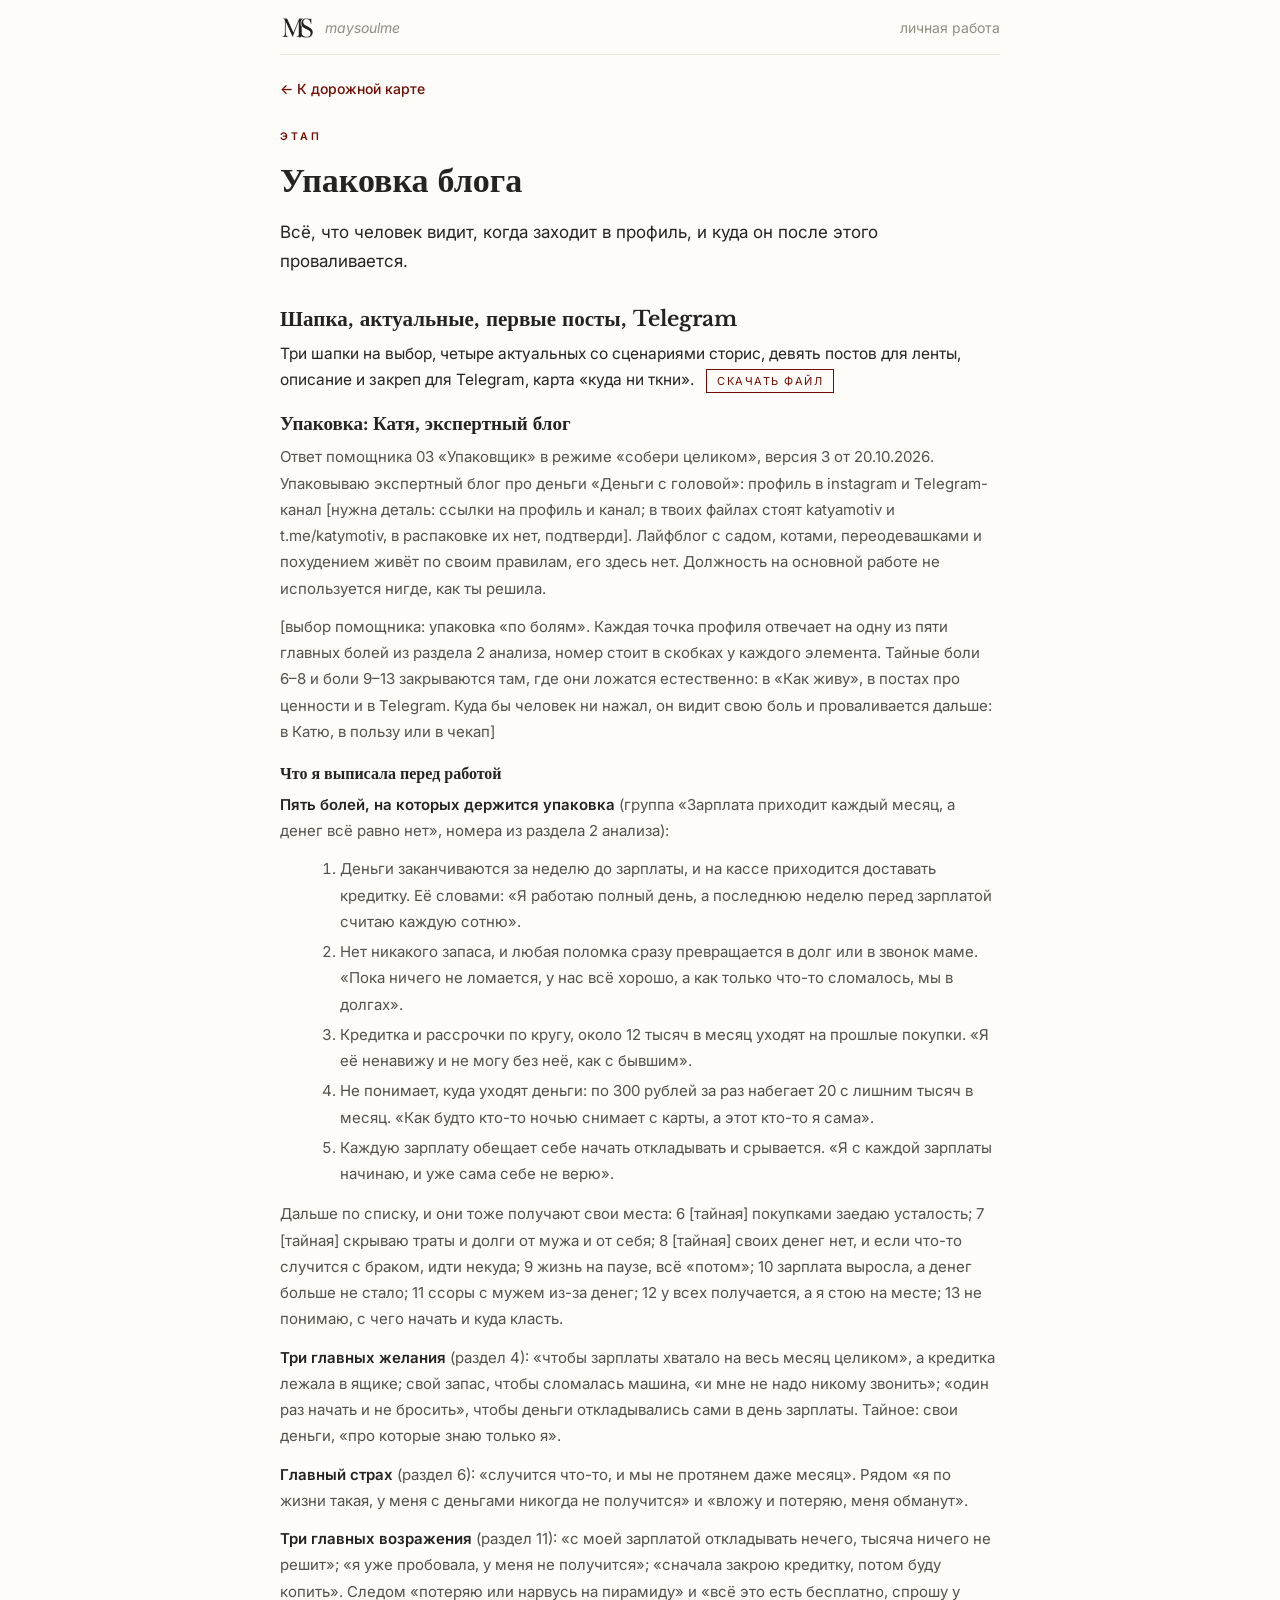
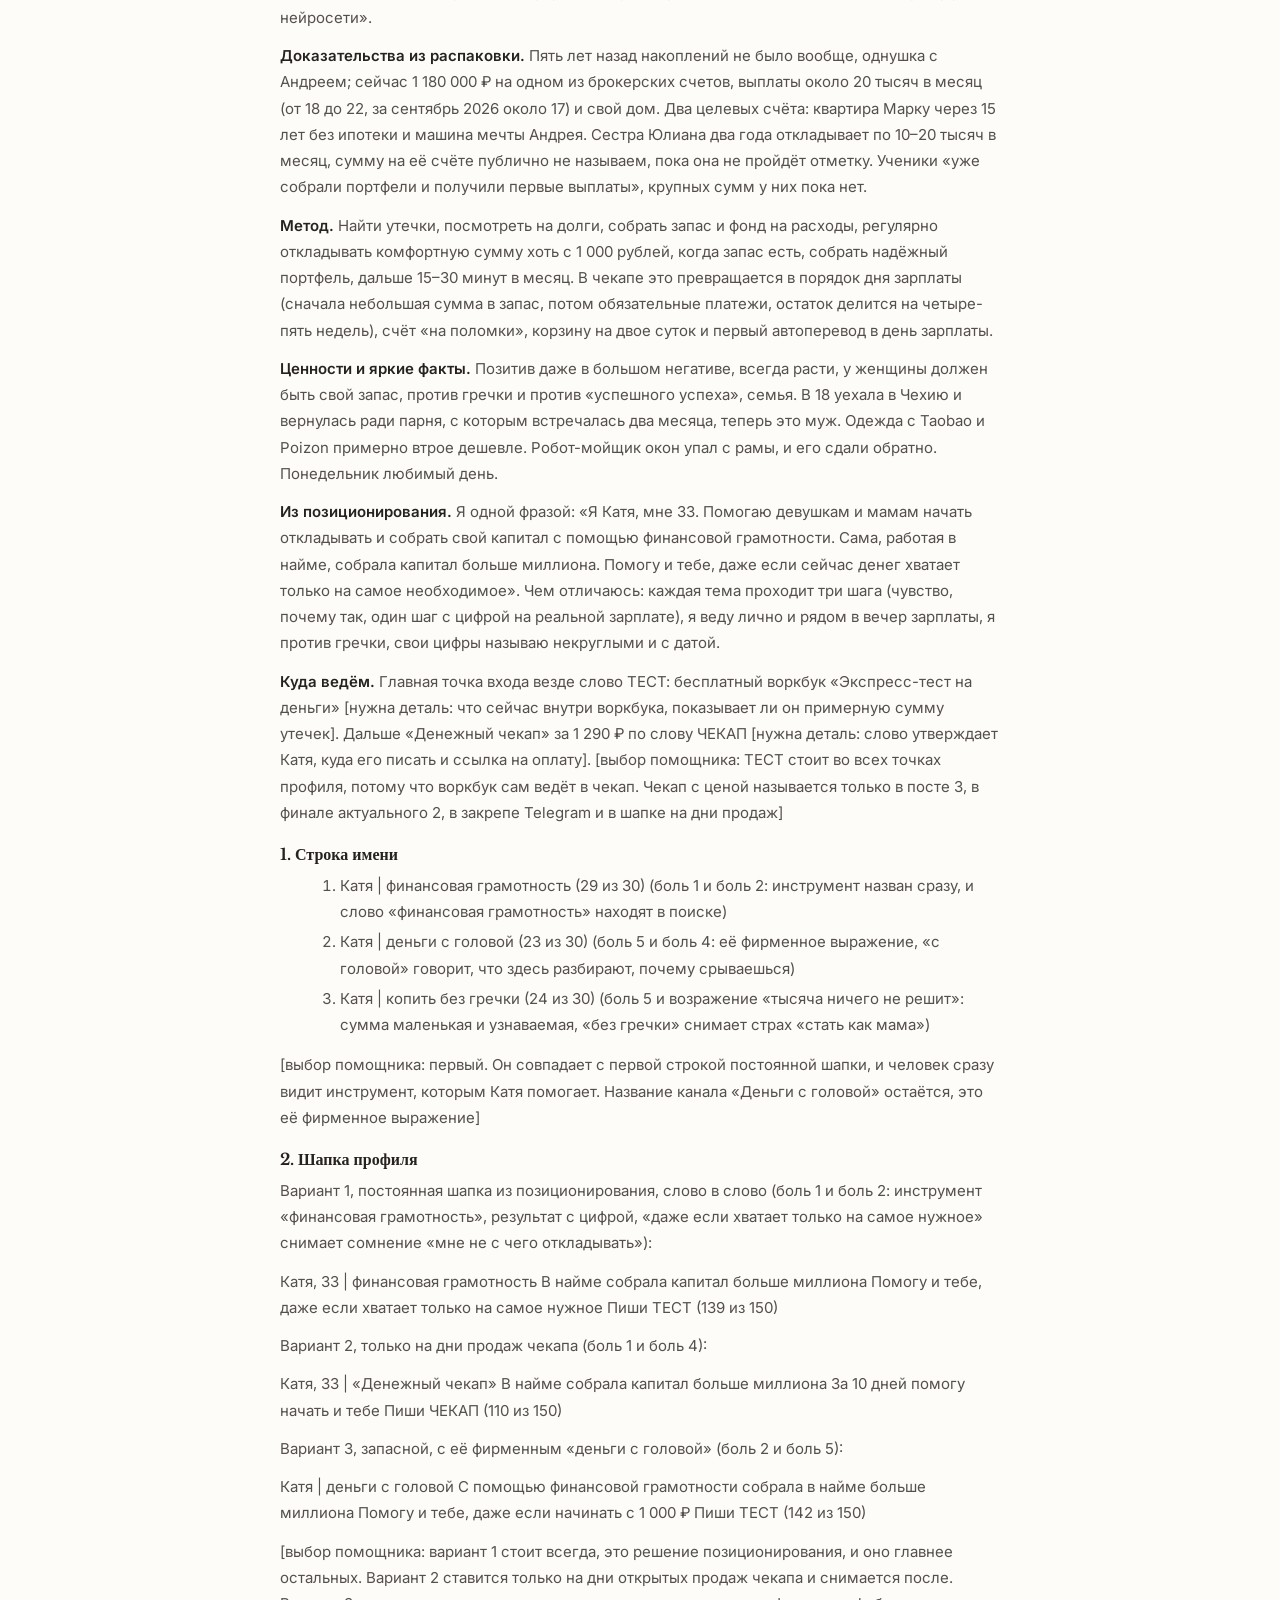
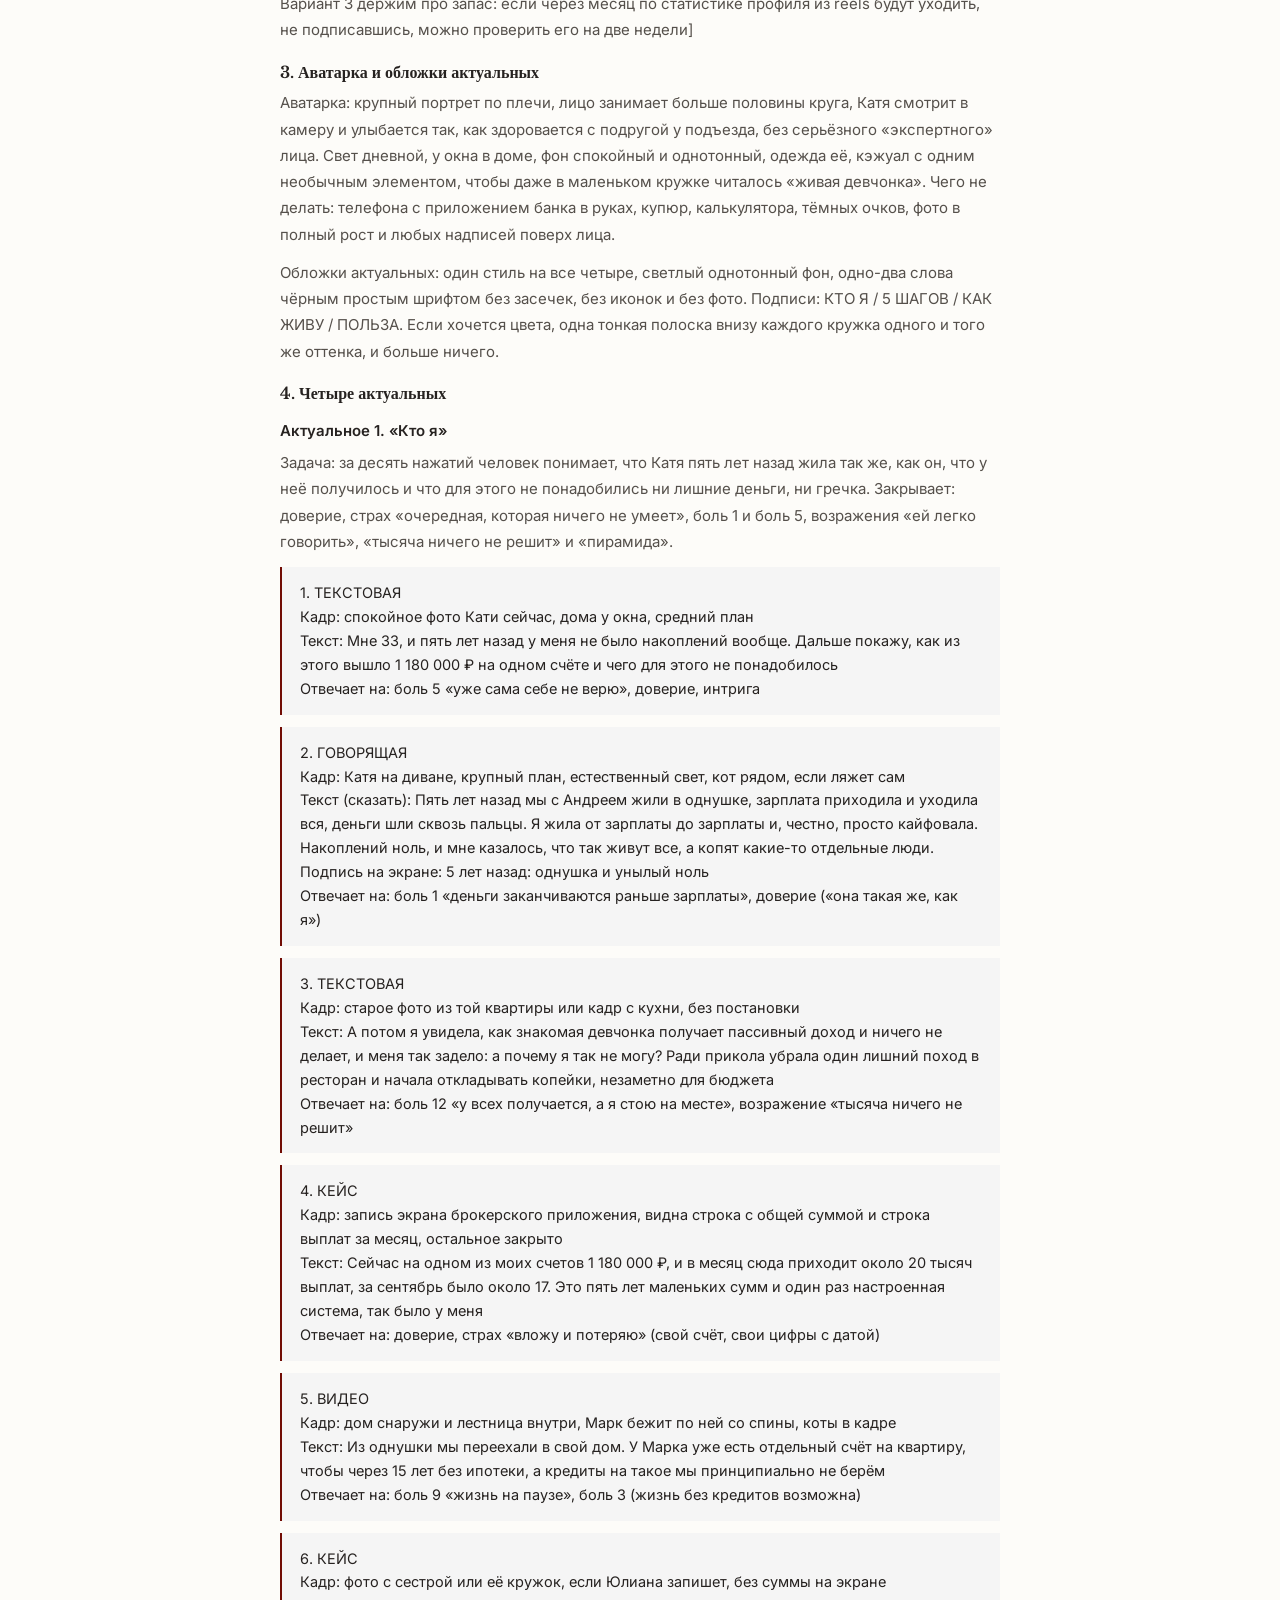
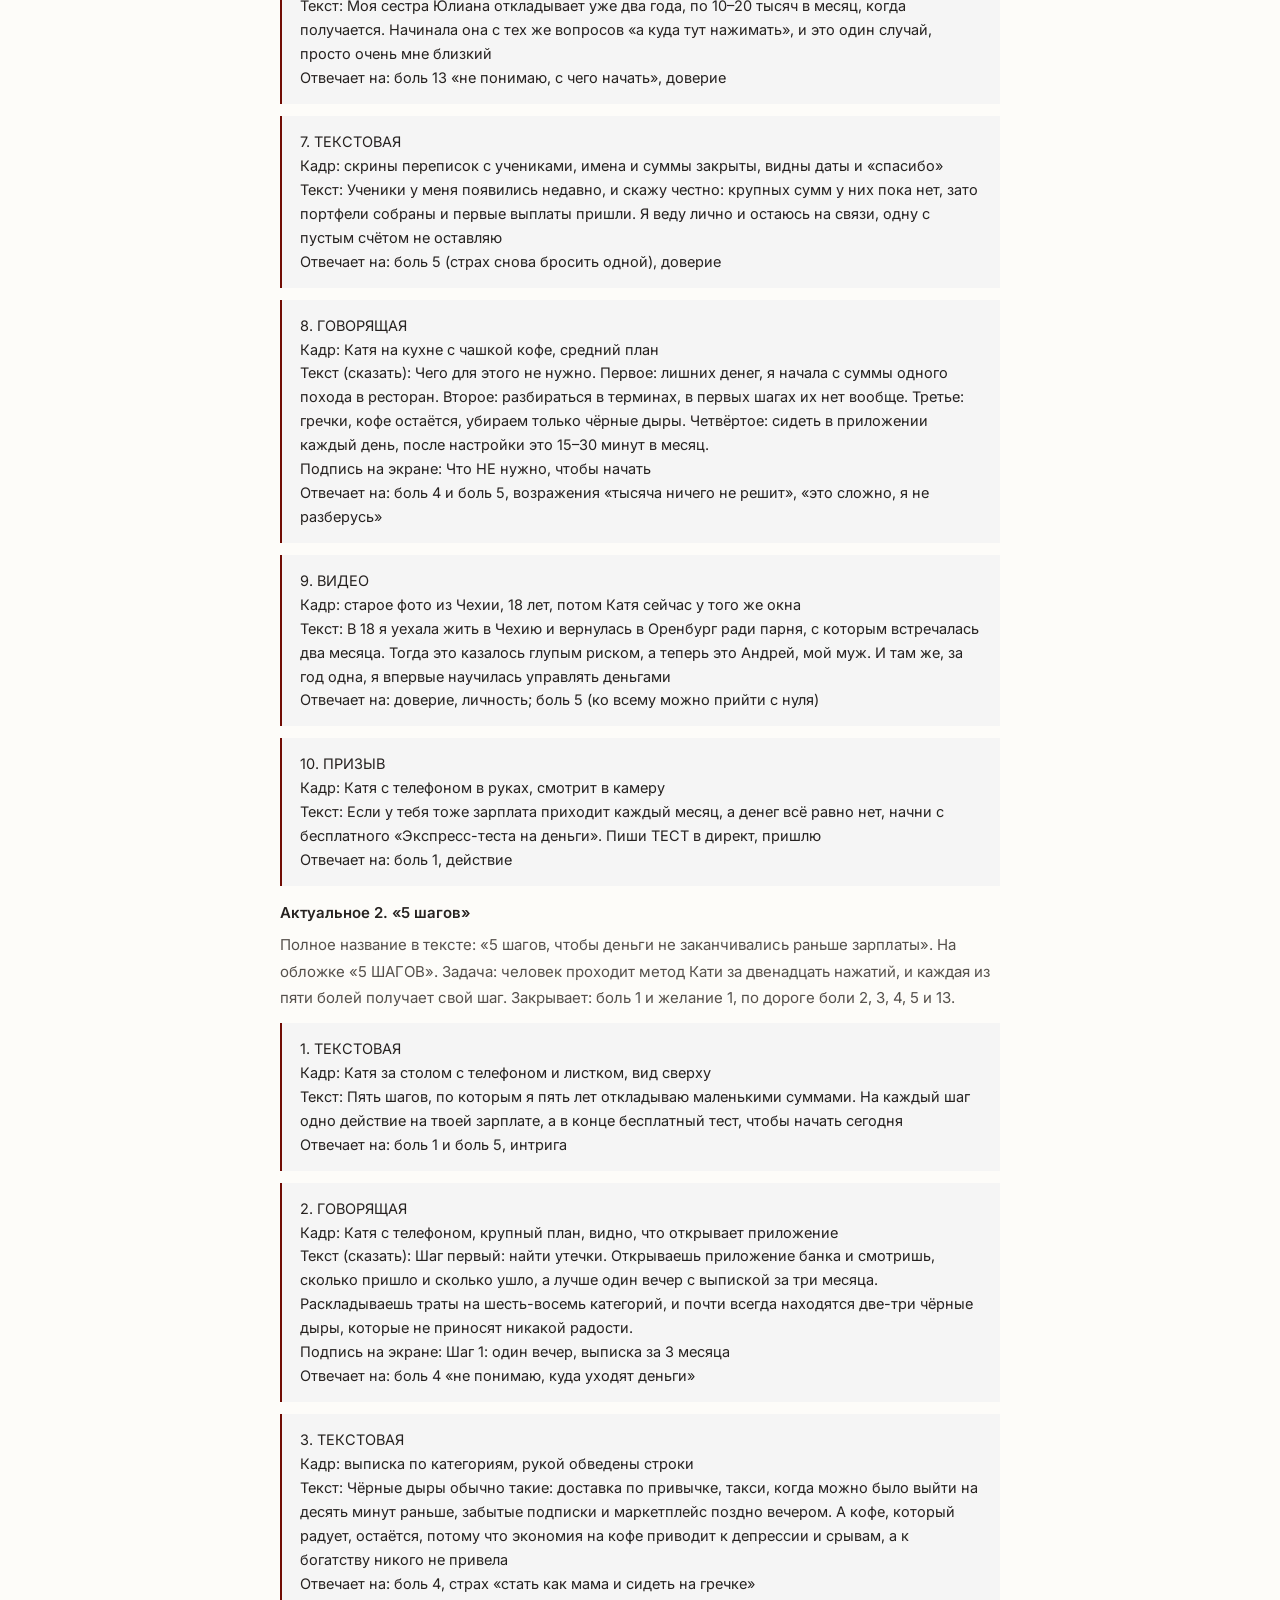
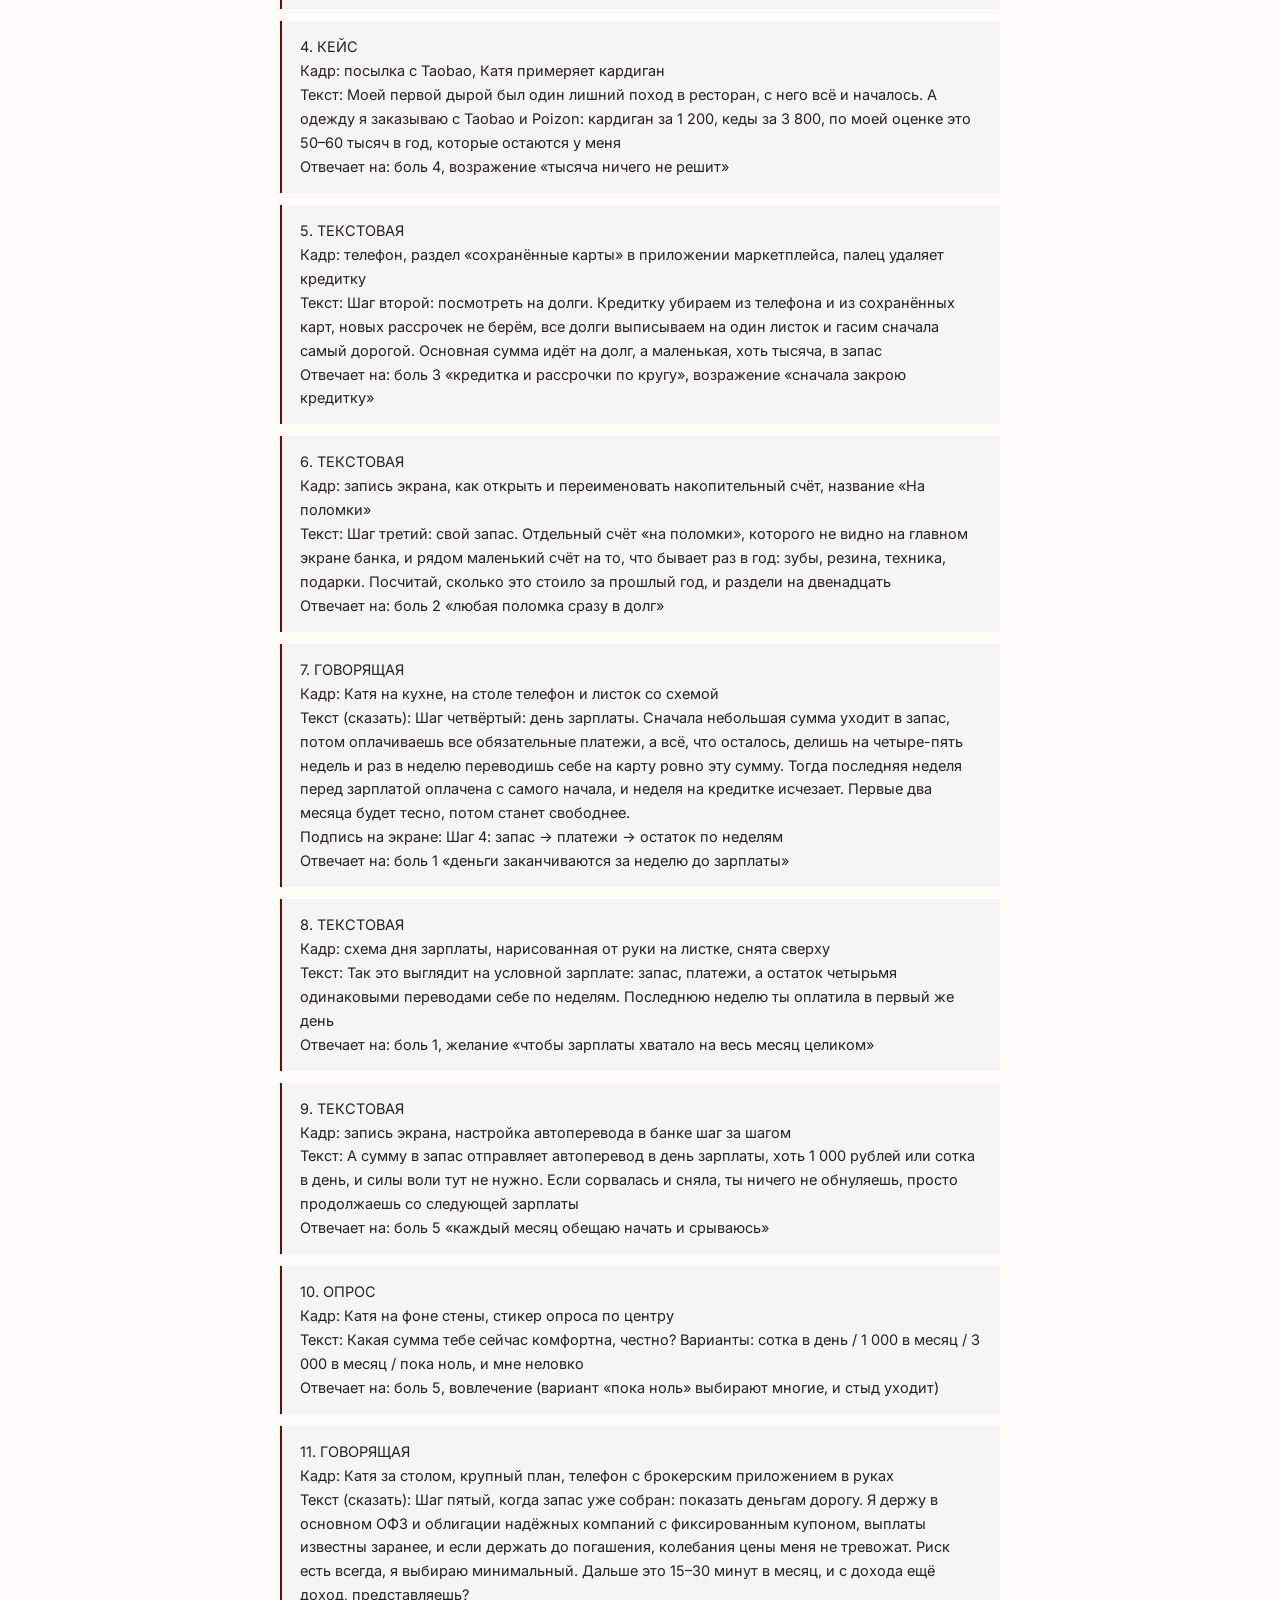
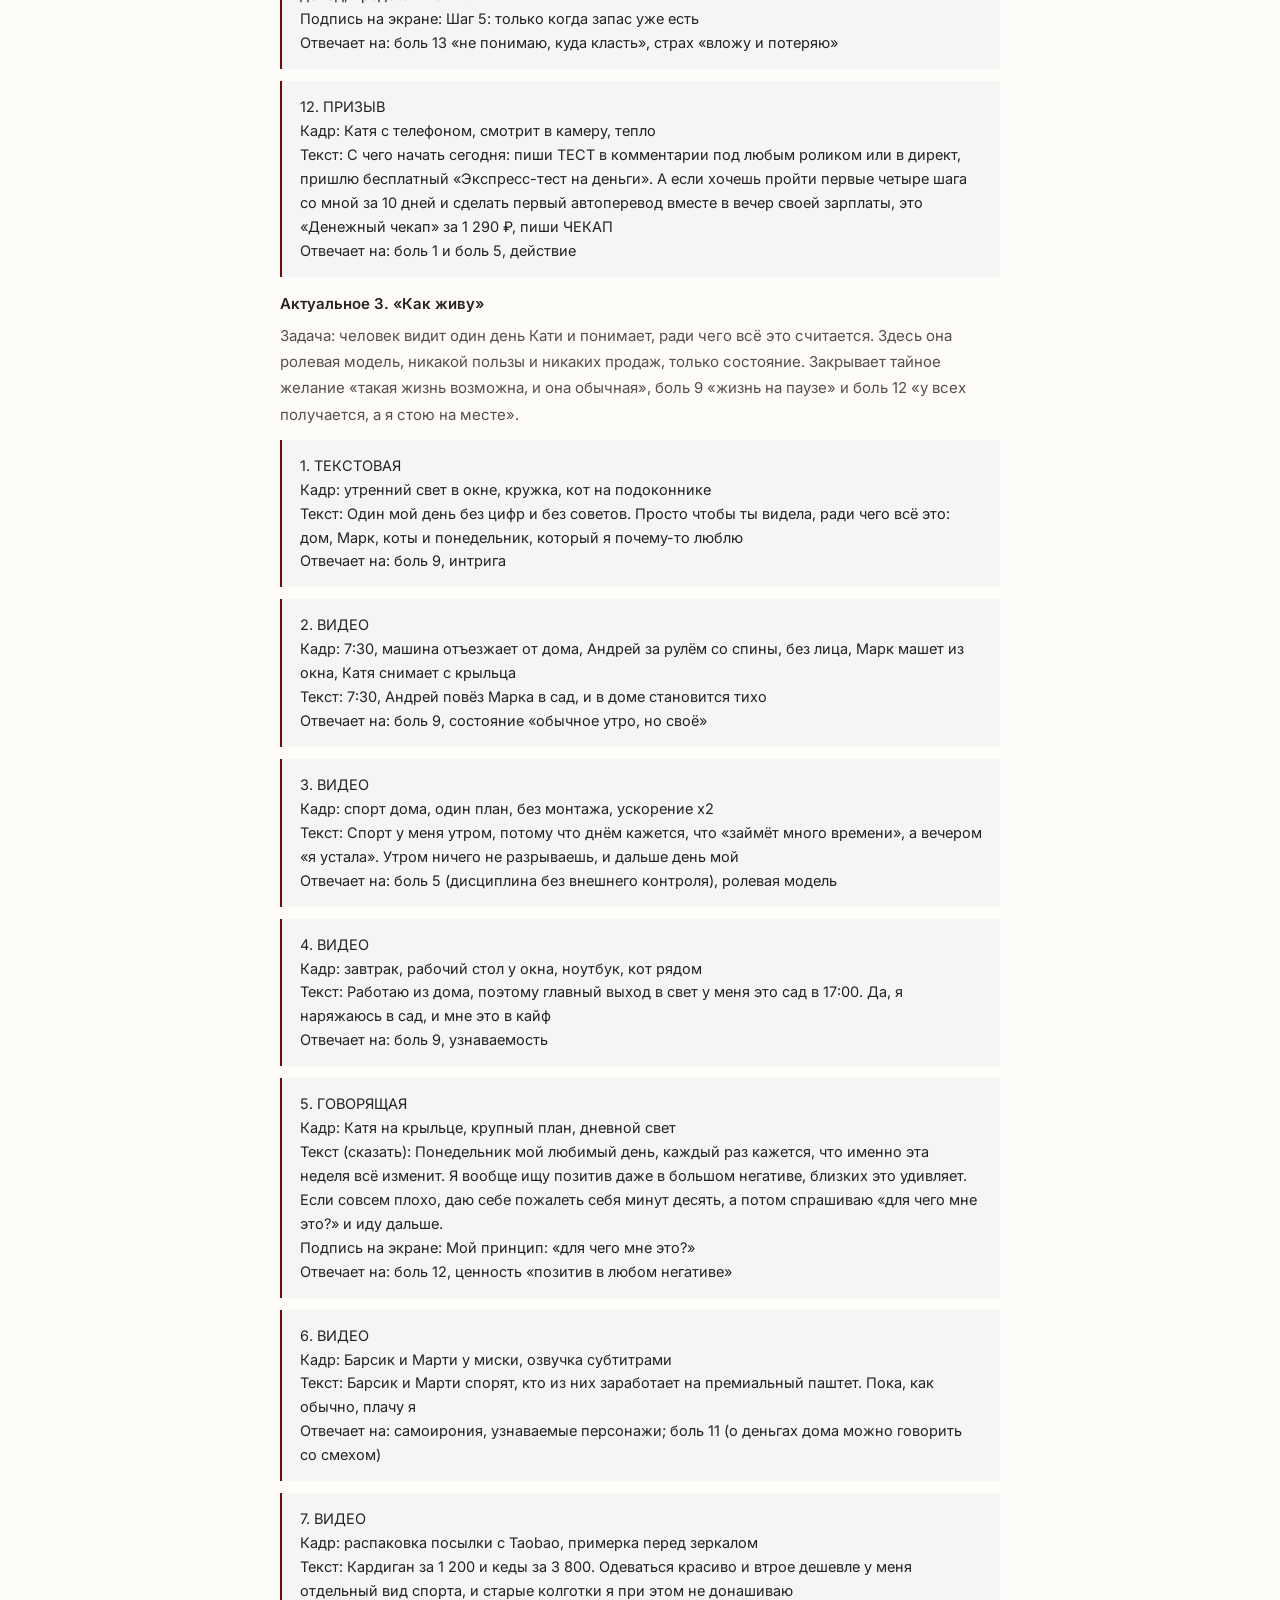
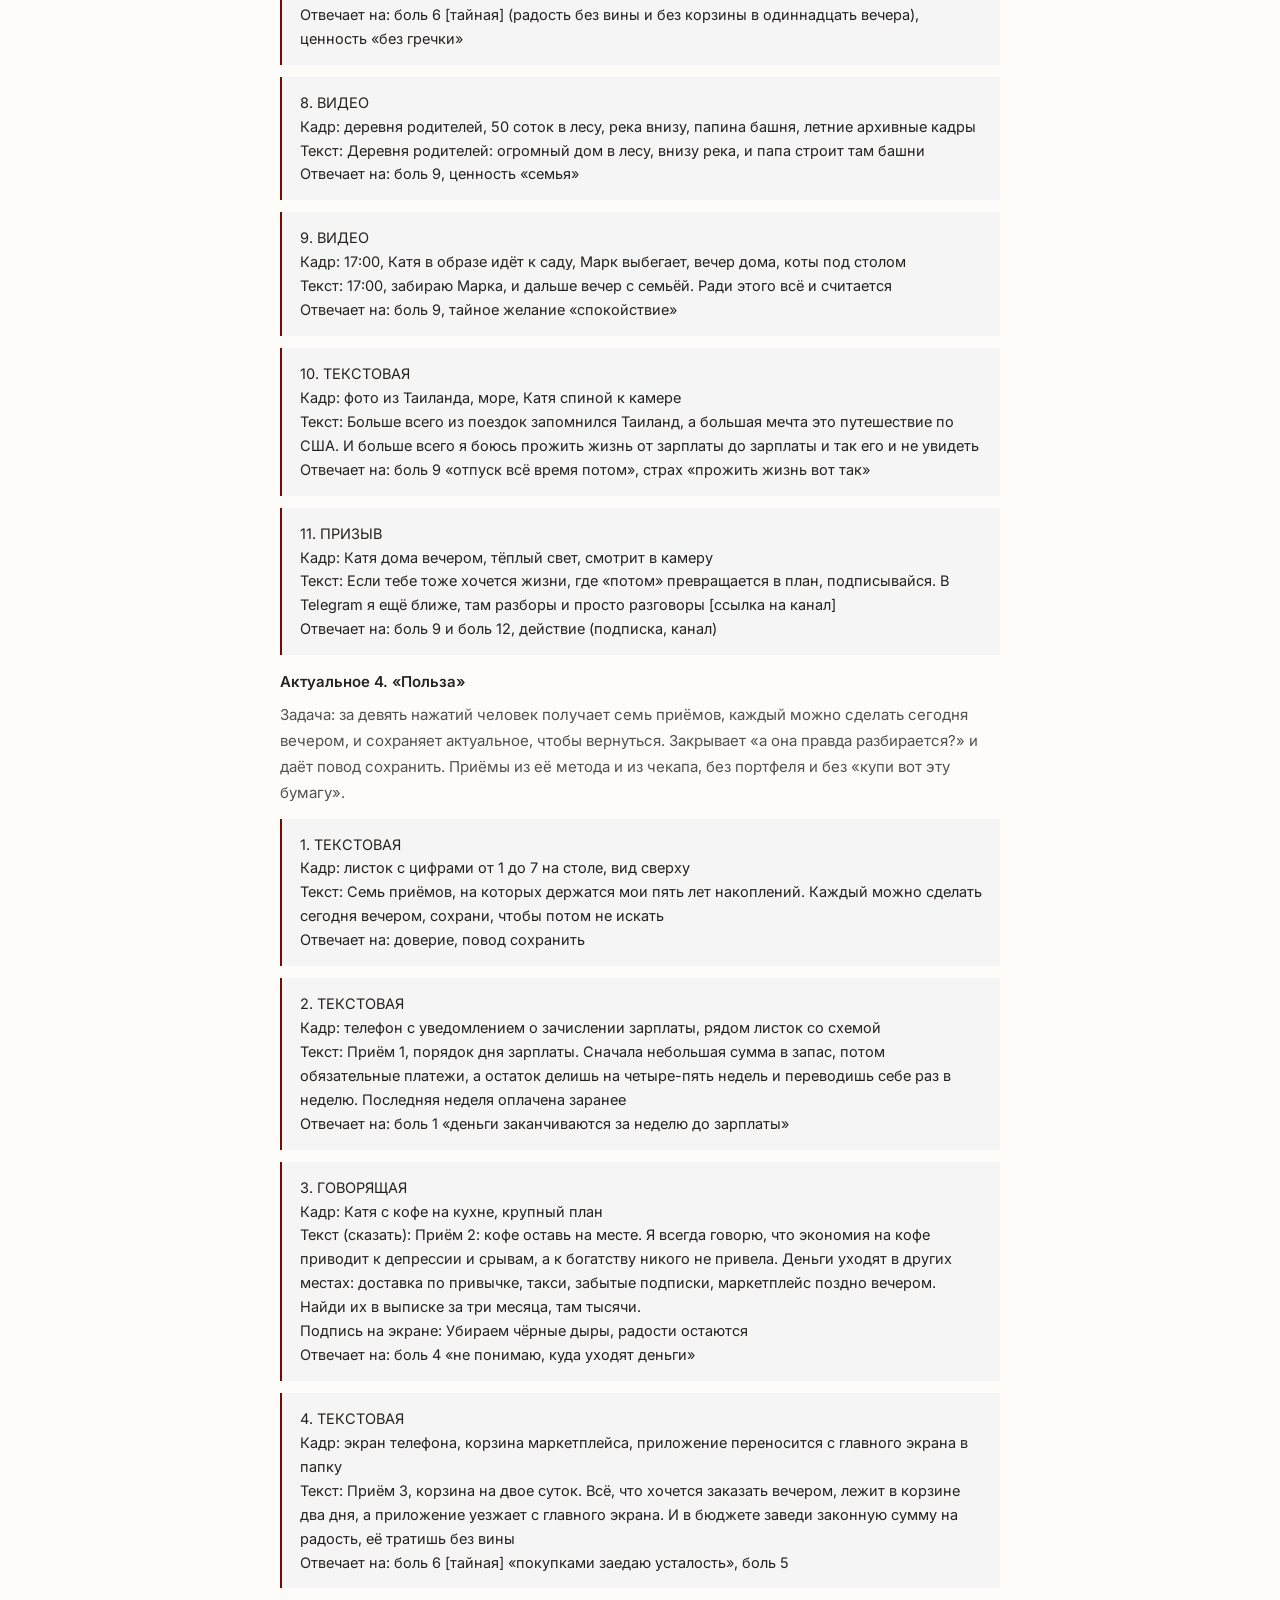
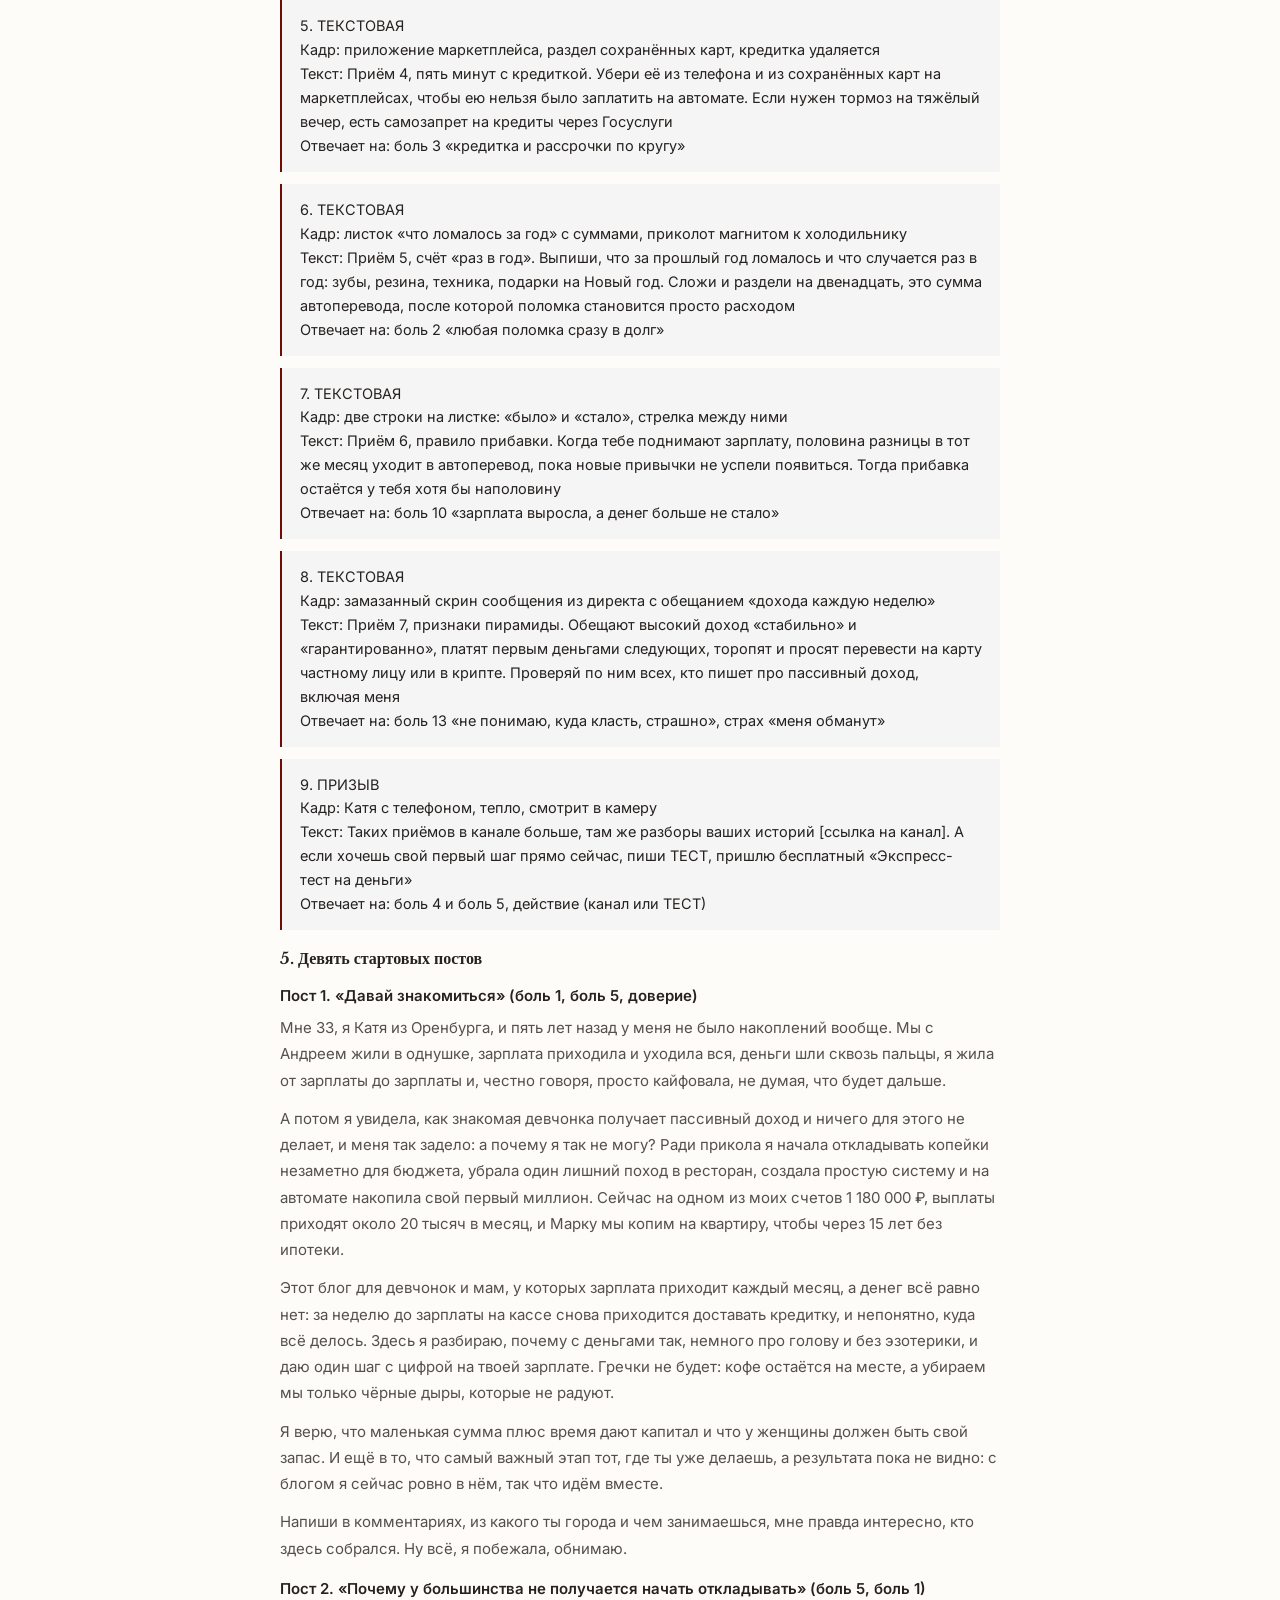
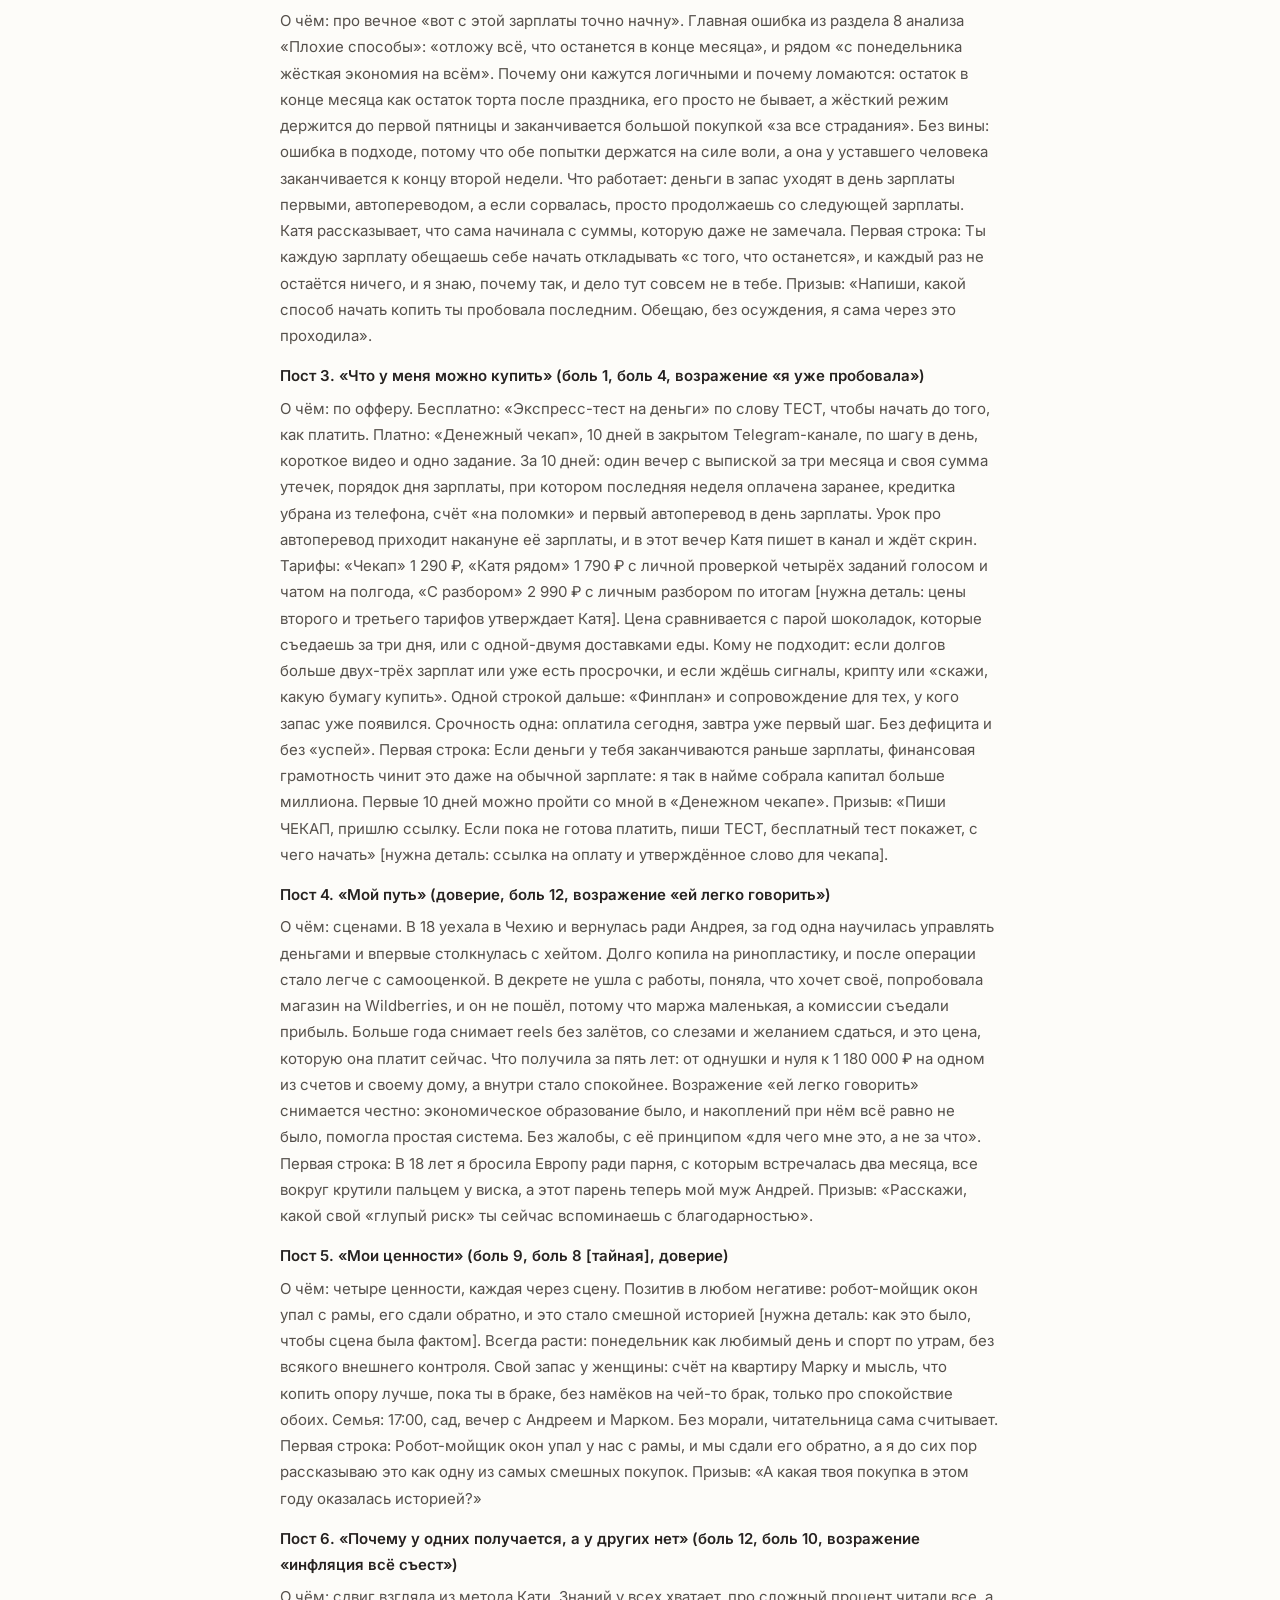
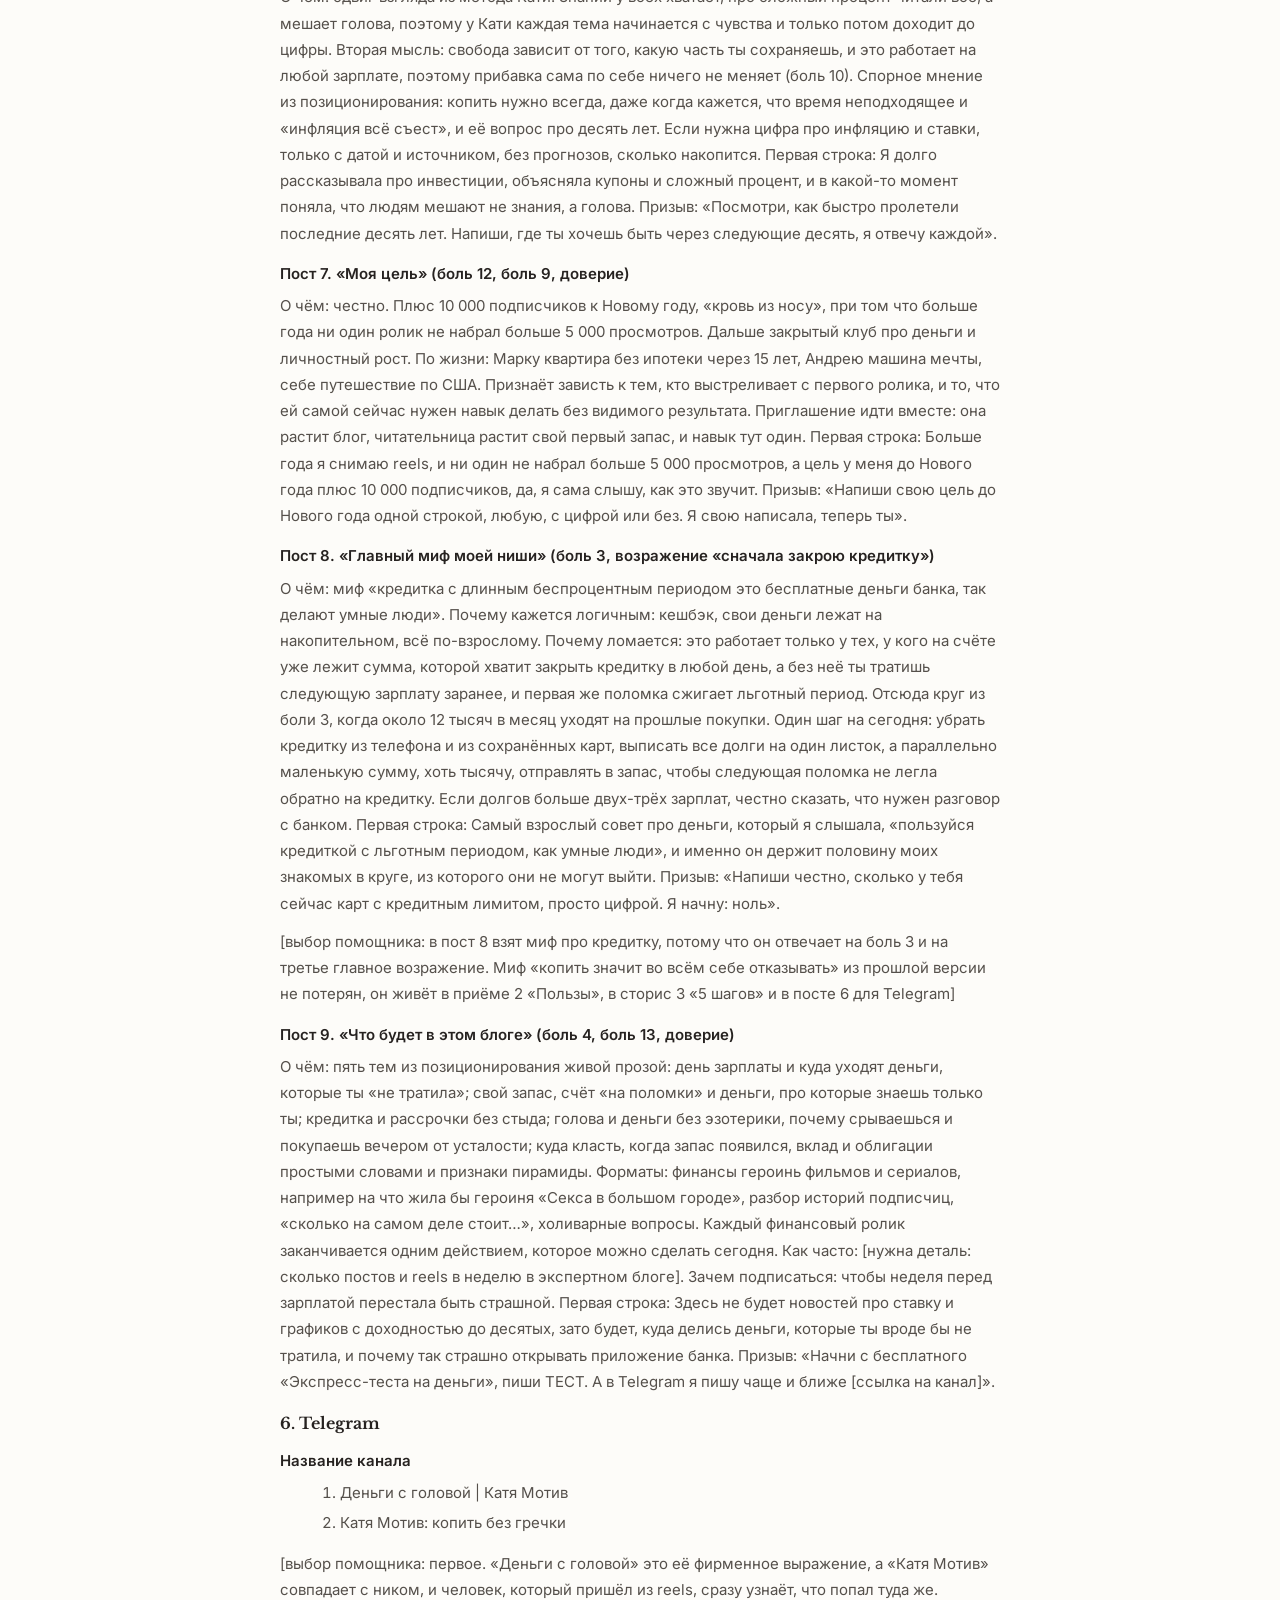
<file: packaging-stage.html>
<!doctype html>
<html lang="ru"><head><meta charset="utf-8"><meta name="robots" content="noindex, nofollow"><meta name="viewport" content="width=device-width, initial-scale=1, viewport-fit=cover">
<title>Упаковка блога · Катя Мотив</title>
<link rel="preconnect" href="https://fonts.googleapis.com"><link rel="preconnect" href="https://fonts.gstatic.com" crossorigin>
<link rel="stylesheet" href="https://fonts.googleapis.com/css2?family=Libre+Baskerville:ital,wght@0,400;0,700;1,400&family=Inter:wght@400;500;600&family=DM+Sans:ital@1&display=swap">
<link rel="stylesheet" href="style.css"></head>
<body><div class="wrap">
<div class="top"><a class="logo" href="index.html"><img src="assets/logo.png" alt="MS"><span>maysoulme</span></a><span class="muted">личная работа</span></div>
<a class="back" href="index.html">← К дорожной карте</a><span class="badge">Этап</span><h1>Упаковка блога</h1><p class="lead">Всё, что человек видит, когда заходит в профиль, и куда он после этого проваливается.</p><section class="docsec" id="06"><h2>Шапка, актуальные, первые посты, Telegram</h2><p class="lead">Три шапки на выбор, четыре актуальных со сценариями сторис, девять постов для ленты, описание и закреп для Telegram, карта «куда ни ткни». <a class="dl" href="docs/06_упаковка.md" download>скачать файл</a></p><div class="docbody"><h2 class="sub big">Упаковка: Катя, экспертный блог</h2>
<p>Ответ помощника 03 «Упаковщик» в режиме «собери целиком», версия 3 от 20.10.2026. Упаковываю экспертный блог про деньги «Деньги с головой»: профиль в instagram и Telegram-канал [нужна деталь: ссылки на профиль и канал; в твоих файлах стоят katyamotiv и t.me/katymotiv, в распаковке их нет, подтверди]. Лайфблог с садом, котами, переодевашками и похудением живёт по своим правилам, его здесь нет. Должность на основной работе не используется нигде, как ты решила.</p>
<p>[выбор помощника: упаковка «по болям». Каждая точка профиля отвечает на одну из пяти главных болей из раздела 2 анализа, номер стоит в скобках у каждого элемента. Тайные боли 6–8 и боли 9–13 закрываются там, где они ложатся естественно: в «Как живу», в постах про ценности и в Telegram. Куда бы человек ни нажал, он видит свою боль и проваливается дальше: в Катю, в пользу или в чекап]</p>
<h3 class="sub">Что я выписала перед работой</h3>
<p><strong>Пять болей, на которых держится упаковка</strong> (группа «Зарплата приходит каждый месяц, а денег всё равно нет», номера из раздела 2 анализа):</p>
<ol><li>Деньги заканчиваются за неделю до зарплаты, и на кассе приходится доставать кредитку. Её словами: «Я работаю полный день, а последнюю неделю перед зарплатой считаю каждую сотню».</li><li>Нет никакого запаса, и любая поломка сразу превращается в долг или в звонок маме. «Пока ничего не ломается, у нас всё хорошо, а как только что-то сломалось, мы в долгах».</li><li>Кредитка и рассрочки по кругу, около 12 тысяч в месяц уходят на прошлые покупки. «Я её ненавижу и не могу без неё, как с бывшим».</li><li>Не понимает, куда уходят деньги: по 300 рублей за раз набегает 20 с лишним тысяч в месяц. «Как будто кто-то ночью снимает с карты, а этот кто-то я сама».</li><li>Каждую зарплату обещает себе начать откладывать и срывается. «Я с каждой зарплаты начинаю, и уже сама себе не верю».</li></ol>
<p>Дальше по списку, и они тоже получают свои места: 6 [тайная] покупками заедаю усталость; 7 [тайная] скрываю траты и долги от мужа и от себя; 8 [тайная] своих денег нет, и если что-то случится с браком, идти некуда; 9 жизнь на паузе, всё «потом»; 10 зарплата выросла, а денег больше не стало; 11 ссоры с мужем из-за денег; 12 у всех получается, а я стою на месте; 13 не понимаю, с чего начать и куда класть.</p>
<p><strong>Три главных желания</strong> (раздел 4): «чтобы зарплаты хватало на весь месяц целиком», а кредитка лежала в ящике; свой запас, чтобы сломалась машина, «и мне не надо никому звонить»; «один раз начать и не бросить», чтобы деньги откладывались сами в день зарплаты. Тайное: свои деньги, «про которые знаю только я».</p>
<p><strong>Главный страх</strong> (раздел 6): «случится что-то, и мы не протянем даже месяц». Рядом «я по жизни такая, у меня с деньгами никогда не получится» и «вложу и потеряю, меня обманут».</p>
<p><strong>Три главных возражения</strong> (раздел 11): «с моей зарплатой откладывать нечего, тысяча ничего не решит»; «я уже пробовала, у меня не получится»; «сначала закрою кредитку, потом буду копить». Следом «потеряю или нарвусь на пирамиду» и «всё это есть бесплатно, спрошу у нейросети».</p>
<p><strong>Доказательства из распаковки.</strong> Пять лет назад накоплений не было вообще, однушка с Андреем; сейчас 1 180 000 ₽ на одном из брокерских счетов, выплаты около 20 тысяч в месяц (от 18 до 22, за сентябрь 2026 около 17) и свой дом. Два целевых счёта: квартира Марку через 15 лет без ипотеки и машина мечты Андрея. Сестра Юлиана два года откладывает по 10–20 тысяч в месяц, сумму на её счёте публично не называем, пока она не пройдёт отметку. Ученики «уже собрали портфели и получили первые выплаты», крупных сумм у них пока нет.</p>
<p><strong>Метод.</strong> Найти утечки, посмотреть на долги, собрать запас и фонд на расходы, регулярно откладывать комфортную сумму хоть с 1 000 рублей, когда запас есть, собрать надёжный портфель, дальше 15–30 минут в месяц. В чекапе это превращается в порядок дня зарплаты (сначала небольшая сумма в запас, потом обязательные платежи, остаток делится на четыре-пять недель), счёт «на поломки», корзину на двое суток и первый автоперевод в день зарплаты.</p>
<p><strong>Ценности и яркие факты.</strong> Позитив даже в большом негативе, всегда расти, у женщины должен быть свой запас, против гречки и против «успешного успеха», семья. В 18 уехала в Чехию и вернулась ради парня, с которым встречалась два месяца, теперь это муж. Одежда с Taobao и Poizon примерно втрое дешевле. Робот-мойщик окон упал с рамы, и его сдали обратно. Понедельник любимый день.</p>
<p><strong>Из позиционирования.</strong> Я одной фразой: «Я Катя, мне 33. Помогаю девушкам и мамам начать откладывать и собрать свой капитал с помощью финансовой грамотности. Сама, работая в найме, собрала капитал больше миллиона. Помогу и тебе, даже если сейчас денег хватает только на самое необходимое». Чем отличаюсь: каждая тема проходит три шага (чувство, почему так, один шаг с цифрой на реальной зарплате), я веду лично и рядом в вечер зарплаты, я против гречки, свои цифры называю некруглыми и с датой.</p>
<p><strong>Куда ведём.</strong> Главная точка входа везде слово ТЕСТ: бесплатный воркбук «Экспресс-тест на деньги» [нужна деталь: что сейчас внутри воркбука, показывает ли он примерную сумму утечек]. Дальше «Денежный чекап» за 1 290 ₽ по слову ЧЕКАП [нужна деталь: слово утверждает Катя, куда его писать и ссылка на оплату]. [выбор помощника: ТЕСТ стоит во всех точках профиля, потому что воркбук сам ведёт в чекап. Чекап с ценой называется только в посте 3, в финале актуального 2, в закрепе Telegram и в шапке на дни продаж]</p>
<h3 class="sub">1. Строка имени</h3>
<ol><li>Катя | финансовая грамотность (29 из 30) (боль 1 и боль 2: инструмент назван сразу, и слово «финансовая грамотность» находят в поиске)</li><li>Катя | деньги с головой (23 из 30) (боль 5 и боль 4: её фирменное выражение, «с головой» говорит, что здесь разбирают, почему срываешься)</li><li>Катя | копить без гречки (24 из 30) (боль 5 и возражение «тысяча ничего не решит»: сумма маленькая и узнаваемая, «без гречки» снимает страх «стать как мама»)</li></ol>
<p>[выбор помощника: первый. Он совпадает с первой строкой постоянной шапки, и человек сразу видит инструмент, которым Катя помогает. Название канала «Деньги с головой» остаётся, это её фирменное выражение]</p>
<h3 class="sub">2. Шапка профиля</h3>
<p>Вариант 1, постоянная шапка из позиционирования, слово в слово (боль 1 и боль 2: инструмент «финансовая грамотность», результат с цифрой, «даже если хватает только на самое нужное» снимает сомнение «мне не с чего откладывать»):</p>
<p>Катя, 33 | финансовая грамотность В найме собрала капитал больше миллиона Помогу и тебе, даже если хватает только на самое нужное Пиши ТЕСТ (139 из 150)</p>
<p>Вариант 2, только на дни продаж чекапа (боль 1 и боль 4):</p>
<p>Катя, 33 | «Денежный чекап» В найме собрала капитал больше миллиона За 10 дней помогу начать и тебе Пиши ЧЕКАП (110 из 150)</p>
<p>Вариант 3, запасной, с её фирменным «деньги с головой» (боль 2 и боль 5):</p>
<p>Катя | деньги с головой С помощью финансовой грамотности собрала в найме больше миллиона Помогу и тебе, даже если начинать с 1 000 ₽ Пиши ТЕСТ (142 из 150)</p>
<p>[выбор помощника: вариант 1 стоит всегда, это решение позиционирования, и оно главнее остальных. Вариант 2 ставится только на дни открытых продаж чекапа и снимается после. Вариант 3 держим про запас: если через месяц по статистике профиля из reels будут уходить, не подписавшись, можно проверить его на две недели]</p>
<h3 class="sub">3. Аватарка и обложки актуальных</h3>
<p>Аватарка: крупный портрет по плечи, лицо занимает больше половины круга, Катя смотрит в камеру и улыбается так, как здоровается с подругой у подъезда, без серьёзного «экспертного» лица. Свет дневной, у окна в доме, фон спокойный и однотонный, одежда её, кэжуал с одним необычным элементом, чтобы даже в маленьком кружке читалось «живая девчонка». Чего не делать: телефона с приложением банка в руках, купюр, калькулятора, тёмных очков, фото в полный рост и любых надписей поверх лица.</p>
<p>Обложки актуальных: один стиль на все четыре, светлый однотонный фон, одно-два слова чёрным простым шрифтом без засечек, без иконок и без фото. Подписи: КТО Я / 5 ШАГОВ / КАК ЖИВУ / ПОЛЬЗА. Если хочется цвета, одна тонкая полоска внизу каждого кружка одного и того же оттенка, и больше ничего.</p>
<h3 class="sub">4. Четыре актуальных</h3>
<h4 class="sub small">Актуальное 1. «Кто я»</h4>
<p>Задача: за десять нажатий человек понимает, что Катя пять лет назад жила так же, как он, что у неё получилось и что для этого не понадобились ни лишние деньги, ни гречка. Закрывает: доверие, страх «очередная, которая ничего не умеет», боль 1 и боль 5, возражения «ей легко говорить», «тысяча ничего не решит» и «пирамида».</p>
<pre class="px">1. ТЕКСТОВАЯ
Кадр: спокойное фото Кати сейчас, дома у окна, средний план
Текст: Мне 33, и пять лет назад у меня не было накоплений вообще. Дальше покажу, как из этого вышло 1 180 000 ₽ на одном счёте и чего для этого не понадобилось
Отвечает на: боль 5 «уже сама себе не верю», доверие, интрига</pre>
<pre class="px">2. ГОВОРЯЩАЯ
Кадр: Катя на диване, крупный план, естественный свет, кот рядом, если ляжет сам
Текст (сказать): Пять лет назад мы с Андреем жили в однушке, зарплата приходила и уходила вся, деньги шли сквозь пальцы. Я жила от зарплаты до зарплаты и, честно, просто кайфовала. Накоплений ноль, и мне казалось, что так живут все, а копят какие-то отдельные люди.
Подпись на экране: 5 лет назад: однушка и унылый ноль
Отвечает на: боль 1 «деньги заканчиваются раньше зарплаты», доверие («она такая же, как я»)</pre>
<pre class="px">3. ТЕКСТОВАЯ
Кадр: старое фото из той квартиры или кадр с кухни, без постановки
Текст: А потом я увидела, как знакомая девчонка получает пассивный доход и ничего не делает, и меня так задело: а почему я так не могу? Ради прикола убрала один лишний поход в ресторан и начала откладывать копейки, незаметно для бюджета
Отвечает на: боль 12 «у всех получается, а я стою на месте», возражение «тысяча ничего не решит»</pre>
<pre class="px">4. КЕЙС
Кадр: запись экрана брокерского приложения, видна строка с общей суммой и строка выплат за месяц, остальное закрыто
Текст: Сейчас на одном из моих счетов 1 180 000 ₽, и в месяц сюда приходит около 20 тысяч выплат, за сентябрь было около 17. Это пять лет маленьких сумм и один раз настроенная система, так было у меня
Отвечает на: доверие, страх «вложу и потеряю» (свой счёт, свои цифры с датой)</pre>
<pre class="px">5. ВИДЕО
Кадр: дом снаружи и лестница внутри, Марк бежит по ней со спины, коты в кадре
Текст: Из однушки мы переехали в свой дом. У Марка уже есть отдельный счёт на квартиру, чтобы через 15 лет без ипотеки, а кредиты на такое мы принципиально не берём
Отвечает на: боль 9 «жизнь на паузе», боль 3 (жизнь без кредитов возможна)</pre>
<pre class="px">6. КЕЙС
Кадр: фото с сестрой или её кружок, если Юлиана запишет, без суммы на экране
Текст: Моя сестра Юлиана откладывает уже два года, по 10–20 тысяч в месяц, когда получается. Начинала она с тех же вопросов «а куда тут нажимать», и это один случай, просто очень мне близкий
Отвечает на: боль 13 «не понимаю, с чего начать», доверие</pre>
<pre class="px">7. ТЕКСТОВАЯ
Кадр: скрины переписок с учениками, имена и суммы закрыты, видны даты и «спасибо»
Текст: Ученики у меня появились недавно, и скажу честно: крупных сумм у них пока нет, зато портфели собраны и первые выплаты пришли. Я веду лично и остаюсь на связи, одну с пустым счётом не оставляю
Отвечает на: боль 5 (страх снова бросить одной), доверие</pre>
<pre class="px">8. ГОВОРЯЩАЯ
Кадр: Катя на кухне с чашкой кофе, средний план
Текст (сказать): Чего для этого не нужно. Первое: лишних денег, я начала с суммы одного похода в ресторан. Второе: разбираться в терминах, в первых шагах их нет вообще. Третье: гречки, кофе остаётся, убираем только чёрные дыры. Четвёртое: сидеть в приложении каждый день, после настройки это 15–30 минут в месяц.
Подпись на экране: Что НЕ нужно, чтобы начать
Отвечает на: боль 4 и боль 5, возражения «тысяча ничего не решит», «это сложно, я не разберусь»</pre>
<pre class="px">9. ВИДЕО
Кадр: старое фото из Чехии, 18 лет, потом Катя сейчас у того же окна
Текст: В 18 я уехала жить в Чехию и вернулась в Оренбург ради парня, с которым встречалась два месяца. Тогда это казалось глупым риском, а теперь это Андрей, мой муж. И там же, за год одна, я впервые научилась управлять деньгами
Отвечает на: доверие, личность; боль 5 (ко всему можно прийти с нуля)</pre>
<pre class="px">10. ПРИЗЫВ
Кадр: Катя с телефоном в руках, смотрит в камеру
Текст: Если у тебя тоже зарплата приходит каждый месяц, а денег всё равно нет, начни с бесплатного «Экспресс-теста на деньги». Пиши ТЕСТ в директ, пришлю
Отвечает на: боль 1, действие</pre>
<h4 class="sub small">Актуальное 2. «5 шагов»</h4>
<p>Полное название в тексте: «5 шагов, чтобы деньги не заканчивались раньше зарплаты». На обложке «5 ШАГОВ». Задача: человек проходит метод Кати за двенадцать нажатий, и каждая из пяти болей получает свой шаг. Закрывает: боль 1 и желание 1, по дороге боли 2, 3, 4, 5 и 13.</p>
<pre class="px">1. ТЕКСТОВАЯ
Кадр: Катя за столом с телефоном и листком, вид сверху
Текст: Пять шагов, по которым я пять лет откладываю маленькими суммами. На каждый шаг одно действие на твоей зарплате, а в конце бесплатный тест, чтобы начать сегодня
Отвечает на: боль 1 и боль 5, интрига</pre>
<pre class="px">2. ГОВОРЯЩАЯ
Кадр: Катя с телефоном, крупный план, видно, что открывает приложение
Текст (сказать): Шаг первый: найти утечки. Открываешь приложение банка и смотришь, сколько пришло и сколько ушло, а лучше один вечер с выпиской за три месяца. Раскладываешь траты на шесть-восемь категорий, и почти всегда находятся две-три чёрные дыры, которые не приносят никакой радости.
Подпись на экране: Шаг 1: один вечер, выписка за 3 месяца
Отвечает на: боль 4 «не понимаю, куда уходят деньги»</pre>
<pre class="px">3. ТЕКСТОВАЯ
Кадр: выписка по категориям, рукой обведены строки
Текст: Чёрные дыры обычно такие: доставка по привычке, такси, когда можно было выйти на десять минут раньше, забытые подписки и маркетплейс поздно вечером. А кофе, который радует, остаётся, потому что экономия на кофе приводит к депрессии и срывам, а к богатству никого не привела
Отвечает на: боль 4, страх «стать как мама и сидеть на гречке»</pre>
<pre class="px">4. КЕЙС
Кадр: посылка с Taobao, Катя примеряет кардиган
Текст: Моей первой дырой был один лишний поход в ресторан, с него всё и началось. А одежду я заказываю с Taobao и Poizon: кардиган за 1 200, кеды за 3 800, по моей оценке это 50–60 тысяч в год, которые остаются у меня
Отвечает на: боль 4, возражение «тысяча ничего не решит»</pre>
<pre class="px">5. ТЕКСТОВАЯ
Кадр: телефон, раздел «сохранённые карты» в приложении маркетплейса, палец удаляет кредитку
Текст: Шаг второй: посмотреть на долги. Кредитку убираем из телефона и из сохранённых карт, новых рассрочек не берём, все долги выписываем на один листок и гасим сначала самый дорогой. Основная сумма идёт на долг, а маленькая, хоть тысяча, в запас
Отвечает на: боль 3 «кредитка и рассрочки по кругу», возражение «сначала закрою кредитку»</pre>
<pre class="px">6. ТЕКСТОВАЯ
Кадр: запись экрана, как открыть и переименовать накопительный счёт, название «На поломки»
Текст: Шаг третий: свой запас. Отдельный счёт «на поломки», которого не видно на главном экране банка, и рядом маленький счёт на то, что бывает раз в год: зубы, резина, техника, подарки. Посчитай, сколько это стоило за прошлый год, и раздели на двенадцать
Отвечает на: боль 2 «любая поломка сразу в долг»</pre>
<pre class="px">7. ГОВОРЯЩАЯ
Кадр: Катя на кухне, на столе телефон и листок со схемой
Текст (сказать): Шаг четвёртый: день зарплаты. Сначала небольшая сумма уходит в запас, потом оплачиваешь все обязательные платежи, а всё, что осталось, делишь на четыре-пять недель и раз в неделю переводишь себе на карту ровно эту сумму. Тогда последняя неделя перед зарплатой оплачена с самого начала, и неделя на кредитке исчезает. Первые два месяца будет тесно, потом станет свободнее.
Подпись на экране: Шаг 4: запас → платежи → остаток по неделям
Отвечает на: боль 1 «деньги заканчиваются за неделю до зарплаты»</pre>
<pre class="px">8. ТЕКСТОВАЯ
Кадр: схема дня зарплаты, нарисованная от руки на листке, снята сверху
Текст: Так это выглядит на условной зарплате: запас, платежи, а остаток четырьмя одинаковыми переводами себе по неделям. Последнюю неделю ты оплатила в первый же день
Отвечает на: боль 1, желание «чтобы зарплаты хватало на весь месяц целиком»</pre>
<pre class="px">9. ТЕКСТОВАЯ
Кадр: запись экрана, настройка автоперевода в банке шаг за шагом
Текст: А сумму в запас отправляет автоперевод в день зарплаты, хоть 1 000 рублей или сотка в день, и силы воли тут не нужно. Если сорвалась и сняла, ты ничего не обнуляешь, просто продолжаешь со следующей зарплаты
Отвечает на: боль 5 «каждый месяц обещаю начать и срываюсь»</pre>
<pre class="px">10. ОПРОС
Кадр: Катя на фоне стены, стикер опроса по центру
Текст: Какая сумма тебе сейчас комфортна, честно? Варианты: сотка в день / 1 000 в месяц / 3 000 в месяц / пока ноль, и мне неловко
Отвечает на: боль 5, вовлечение (вариант «пока ноль» выбирают многие, и стыд уходит)</pre>
<pre class="px">11. ГОВОРЯЩАЯ
Кадр: Катя за столом, крупный план, телефон с брокерским приложением в руках
Текст (сказать): Шаг пятый, когда запас уже собран: показать деньгам дорогу. Я держу в основном ОФЗ и облигации надёжных компаний с фиксированным купоном, выплаты известны заранее, и если держать до погашения, колебания цены меня не тревожат. Риск есть всегда, я выбираю минимальный. Дальше это 15–30 минут в месяц, и с дохода ещё доход, представляешь?
Подпись на экране: Шаг 5: только когда запас уже есть
Отвечает на: боль 13 «не понимаю, куда класть», страх «вложу и потеряю»</pre>
<pre class="px">12. ПРИЗЫВ
Кадр: Катя с телефоном, смотрит в камеру, тепло
Текст: С чего начать сегодня: пиши ТЕСТ в комментарии под любым роликом или в директ, пришлю бесплатный «Экспресс-тест на деньги». А если хочешь пройти первые четыре шага со мной за 10 дней и сделать первый автоперевод вместе в вечер своей зарплаты, это «Денежный чекап» за 1 290 ₽, пиши ЧЕКАП
Отвечает на: боль 1 и боль 5, действие</pre>
<h4 class="sub small">Актуальное 3. «Как живу»</h4>
<p>Задача: человек видит один день Кати и понимает, ради чего всё это считается. Здесь она ролевая модель, никакой пользы и никаких продаж, только состояние. Закрывает тайное желание «такая жизнь возможна, и она обычная», боль 9 «жизнь на паузе» и боль 12 «у всех получается, а я стою на месте».</p>
<pre class="px">1. ТЕКСТОВАЯ
Кадр: утренний свет в окне, кружка, кот на подоконнике
Текст: Один мой день без цифр и без советов. Просто чтобы ты видела, ради чего всё это: дом, Марк, коты и понедельник, который я почему-то люблю
Отвечает на: боль 9, интрига</pre>
<pre class="px">2. ВИДЕО
Кадр: 7:30, машина отъезжает от дома, Андрей за рулём со спины, без лица, Марк машет из окна, Катя снимает с крыльца
Текст: 7:30, Андрей повёз Марка в сад, и в доме становится тихо
Отвечает на: боль 9, состояние «обычное утро, но своё»</pre>
<pre class="px">3. ВИДЕО
Кадр: спорт дома, один план, без монтажа, ускорение x2
Текст: Спорт у меня утром, потому что днём кажется, что «займёт много времени», а вечером «я устала». Утром ничего не разрываешь, и дальше день мой
Отвечает на: боль 5 (дисциплина без внешнего контроля), ролевая модель</pre>
<pre class="px">4. ВИДЕО
Кадр: завтрак, рабочий стол у окна, ноутбук, кот рядом
Текст: Работаю из дома, поэтому главный выход в свет у меня это сад в 17:00. Да, я наряжаюсь в сад, и мне это в кайф
Отвечает на: боль 9, узнаваемость</pre>
<pre class="px">5. ГОВОРЯЩАЯ
Кадр: Катя на крыльце, крупный план, дневной свет
Текст (сказать): Понедельник мой любимый день, каждый раз кажется, что именно эта неделя всё изменит. Я вообще ищу позитив даже в большом негативе, близких это удивляет. Если совсем плохо, даю себе пожалеть себя минут десять, а потом спрашиваю «для чего мне это?» и иду дальше.
Подпись на экране: Мой принцип: «для чего мне это?»
Отвечает на: боль 12, ценность «позитив в любом негативе»</pre>
<pre class="px">6. ВИДЕО
Кадр: Барсик и Марти у миски, озвучка субтитрами
Текст: Барсик и Марти спорят, кто из них заработает на премиальный паштет. Пока, как обычно, плачу я
Отвечает на: самоирония, узнаваемые персонажи; боль 11 (о деньгах дома можно говорить со смехом)</pre>
<pre class="px">7. ВИДЕО
Кадр: распаковка посылки с Taobao, примерка перед зеркалом
Текст: Кардиган за 1 200 и кеды за 3 800. Одеваться красиво и втрое дешевле у меня отдельный вид спорта, и старые колготки я при этом не донашиваю
Отвечает на: боль 6 [тайная] (радость без вины и без корзины в одиннадцать вечера), ценность «без гречки»</pre>
<pre class="px">8. ВИДЕО
Кадр: деревня родителей, 50 соток в лесу, река внизу, папина башня, летние архивные кадры
Текст: Деревня родителей: огромный дом в лесу, внизу река, и папа строит там башни
Отвечает на: боль 9, ценность «семья»</pre>
<pre class="px">9. ВИДЕО
Кадр: 17:00, Катя в образе идёт к саду, Марк выбегает, вечер дома, коты под столом
Текст: 17:00, забираю Марка, и дальше вечер с семьёй. Ради этого всё и считается
Отвечает на: боль 9, тайное желание «спокойствие»</pre>
<pre class="px">10. ТЕКСТОВАЯ
Кадр: фото из Таиланда, море, Катя спиной к камере
Текст: Больше всего из поездок запомнился Таиланд, а большая мечта это путешествие по США. И больше всего я боюсь прожить жизнь от зарплаты до зарплаты и так его и не увидеть
Отвечает на: боль 9 «отпуск всё время потом», страх «прожить жизнь вот так»</pre>
<pre class="px">11. ПРИЗЫВ
Кадр: Катя дома вечером, тёплый свет, смотрит в камеру
Текст: Если тебе тоже хочется жизни, где «потом» превращается в план, подписывайся. В Telegram я ещё ближе, там разборы и просто разговоры [ссылка на канал]
Отвечает на: боль 9 и боль 12, действие (подписка, канал)</pre>
<h4 class="sub small">Актуальное 4. «Польза»</h4>
<p>Задача: за девять нажатий человек получает семь приёмов, каждый можно сделать сегодня вечером, и сохраняет актуальное, чтобы вернуться. Закрывает «а она правда разбирается?» и даёт повод сохранить. Приёмы из её метода и из чекапа, без портфеля и без «купи вот эту бумагу».</p>
<pre class="px">1. ТЕКСТОВАЯ
Кадр: листок с цифрами от 1 до 7 на столе, вид сверху
Текст: Семь приёмов, на которых держатся мои пять лет накоплений. Каждый можно сделать сегодня вечером, сохрани, чтобы потом не искать
Отвечает на: доверие, повод сохранить</pre>
<pre class="px">2. ТЕКСТОВАЯ
Кадр: телефон с уведомлением о зачислении зарплаты, рядом листок со схемой
Текст: Приём 1, порядок дня зарплаты. Сначала небольшая сумма в запас, потом обязательные платежи, а остаток делишь на четыре-пять недель и переводишь себе раз в неделю. Последняя неделя оплачена заранее
Отвечает на: боль 1 «деньги заканчиваются за неделю до зарплаты»</pre>
<pre class="px">3. ГОВОРЯЩАЯ
Кадр: Катя с кофе на кухне, крупный план
Текст (сказать): Приём 2: кофе оставь на месте. Я всегда говорю, что экономия на кофе приводит к депрессии и срывам, а к богатству никого не привела. Деньги уходят в других местах: доставка по привычке, такси, забытые подписки, маркетплейс поздно вечером. Найди их в выписке за три месяца, там тысячи.
Подпись на экране: Убираем чёрные дыры, радости остаются
Отвечает на: боль 4 «не понимаю, куда уходят деньги»</pre>
<pre class="px">4. ТЕКСТОВАЯ
Кадр: экран телефона, корзина маркетплейса, приложение переносится с главного экрана в папку
Текст: Приём 3, корзина на двое суток. Всё, что хочется заказать вечером, лежит в корзине два дня, а приложение уезжает с главного экрана. И в бюджете заведи законную сумму на радость, её тратишь без вины
Отвечает на: боль 6 [тайная] «покупками заедаю усталость», боль 5</pre>
<pre class="px">5. ТЕКСТОВАЯ
Кадр: приложение маркетплейса, раздел сохранённых карт, кредитка удаляется
Текст: Приём 4, пять минут с кредиткой. Убери её из телефона и из сохранённых карт на маркетплейсах, чтобы ею нельзя было заплатить на автомате. Если нужен тормоз на тяжёлый вечер, есть самозапрет на кредиты через Госуслуги
Отвечает на: боль 3 «кредитка и рассрочки по кругу»</pre>
<pre class="px">6. ТЕКСТОВАЯ
Кадр: листок «что ломалось за год» с суммами, приколот магнитом к холодильнику
Текст: Приём 5, счёт «раз в год». Выпиши, что за прошлый год ломалось и что случается раз в год: зубы, резина, техника, подарки на Новый год. Сложи и раздели на двенадцать, это сумма автоперевода, после которой поломка становится просто расходом
Отвечает на: боль 2 «любая поломка сразу в долг»</pre>
<pre class="px">7. ТЕКСТОВАЯ
Кадр: две строки на листке: «было» и «стало», стрелка между ними
Текст: Приём 6, правило прибавки. Когда тебе поднимают зарплату, половина разницы в тот же месяц уходит в автоперевод, пока новые привычки не успели появиться. Тогда прибавка остаётся у тебя хотя бы наполовину
Отвечает на: боль 10 «зарплата выросла, а денег больше не стало»</pre>
<pre class="px">8. ТЕКСТОВАЯ
Кадр: замазанный скрин сообщения из директа с обещанием «дохода каждую неделю»
Текст: Приём 7, признаки пирамиды. Обещают высокий доход «стабильно» и «гарантированно», платят первым деньгами следующих, торопят и просят перевести на карту частному лицу или в крипте. Проверяй по ним всех, кто пишет про пассивный доход, включая меня
Отвечает на: боль 13 «не понимаю, куда класть, страшно», страх «меня обманут»</pre>
<pre class="px">9. ПРИЗЫВ
Кадр: Катя с телефоном, тепло, смотрит в камеру
Текст: Таких приёмов в канале больше, там же разборы ваших историй [ссылка на канал]. А если хочешь свой первый шаг прямо сейчас, пиши ТЕСТ, пришлю бесплатный «Экспресс-тест на деньги»
Отвечает на: боль 4 и боль 5, действие (канал или ТЕСТ)</pre>
<h3 class="sub">5. Девять стартовых постов</h3>
<h4 class="sub small">Пост 1. «Давай знакомиться» (боль 1, боль 5, доверие)</h4>
<p>Мне 33, я Катя из Оренбурга, и пять лет назад у меня не было накоплений вообще. Мы с Андреем жили в однушке, зарплата приходила и уходила вся, деньги шли сквозь пальцы, я жила от зарплаты до зарплаты и, честно говоря, просто кайфовала, не думая, что будет дальше.</p>
<p>А потом я увидела, как знакомая девчонка получает пассивный доход и ничего для этого не делает, и меня так задело: а почему я так не могу? Ради прикола я начала откладывать копейки незаметно для бюджета, убрала один лишний поход в ресторан, создала простую систему и на автомате накопила свой первый миллион. Сейчас на одном из моих счетов 1 180 000 ₽, выплаты приходят около 20 тысяч в месяц, и Марку мы копим на квартиру, чтобы через 15 лет без ипотеки.</p>
<p>Этот блог для девчонок и мам, у которых зарплата приходит каждый месяц, а денег всё равно нет: за неделю до зарплаты на кассе снова приходится доставать кредитку, и непонятно, куда всё делось. Здесь я разбираю, почему с деньгами так, немного про голову и без эзотерики, и даю один шаг с цифрой на твоей зарплате. Гречки не будет: кофе остаётся на месте, а убираем мы только чёрные дыры, которые не радуют.</p>
<p>Я верю, что маленькая сумма плюс время дают капитал и что у женщины должен быть свой запас. И ещё в то, что самый важный этап тот, где ты уже делаешь, а результата пока не видно: с блогом я сейчас ровно в нём, так что идём вместе.</p>
<p>Напиши в комментариях, из какого ты города и чем занимаешься, мне правда интересно, кто здесь собрался. Ну всё, я побежала, обнимаю.</p>
<h4 class="sub small">Пост 2. «Почему у большинства не получается начать откладывать» (боль 5, боль 1)</h4>
<p>О чём: про вечное «вот с этой зарплаты точно начну». Главная ошибка из раздела 8 анализа «Плохие способы»: «отложу всё, что останется в конце месяца», и рядом «с понедельника жёсткая экономия на всём». Почему они кажутся логичными и почему ломаются: остаток в конце месяца как остаток торта после праздника, его просто не бывает, а жёсткий режим держится до первой пятницы и заканчивается большой покупкой «за все страдания». Без вины: ошибка в подходе, потому что обе попытки держатся на силе воли, а она у уставшего человека заканчивается к концу второй недели. Что работает: деньги в запас уходят в день зарплаты первыми, автопереводом, а если сорвалась, просто продолжаешь со следующей зарплаты. Катя рассказывает, что сама начинала с суммы, которую даже не замечала. Первая строка: Ты каждую зарплату обещаешь себе начать откладывать «с того, что останется», и каждый раз не остаётся ничего, и я знаю, почему так, и дело тут совсем не в тебе. Призыв: «Напиши, какой способ начать копить ты пробовала последним. Обещаю, без осуждения, я сама через это проходила».</p>
<h4 class="sub small">Пост 3. «Что у меня можно купить» (боль 1, боль 4, возражение «я уже пробовала»)</h4>
<p>О чём: по офферу. Бесплатно: «Экспресс-тест на деньги» по слову ТЕСТ, чтобы начать до того, как платить. Платно: «Денежный чекап», 10 дней в закрытом Telegram-канале, по шагу в день, короткое видео и одно задание. За 10 дней: один вечер с выпиской за три месяца и своя сумма утечек, порядок дня зарплаты, при котором последняя неделя оплачена заранее, кредитка убрана из телефона, счёт «на поломки» и первый автоперевод в день зарплаты. Урок про автоперевод приходит накануне её зарплаты, и в этот вечер Катя пишет в канал и ждёт скрин. Тарифы: «Чекап» 1 290 ₽, «Катя рядом» 1 790 ₽ с личной проверкой четырёх заданий голосом и чатом на полгода, «С разбором» 2 990 ₽ с личным разбором по итогам [нужна деталь: цены второго и третьего тарифов утверждает Катя]. Цена сравнивается с парой шоколадок, которые съедаешь за три дня, или с одной-двумя доставками еды. Кому не подходит: если долгов больше двух-трёх зарплат или уже есть просрочки, и если ждёшь сигналы, крипту или «скажи, какую бумагу купить». Одной строкой дальше: «Финплан» и сопровождение для тех, у кого запас уже появился. Срочность одна: оплатила сегодня, завтра уже первый шаг. Без дефицита и без «успей». Первая строка: Если деньги у тебя заканчиваются раньше зарплаты, финансовая грамотность чинит это даже на обычной зарплате: я так в найме собрала капитал больше миллиона. Первые 10 дней можно пройти со мной в «Денежном чекапе». Призыв: «Пиши ЧЕКАП, пришлю ссылку. Если пока не готова платить, пиши ТЕСТ, бесплатный тест покажет, с чего начать» [нужна деталь: ссылка на оплату и утверждённое слово для чекапа].</p>
<h4 class="sub small">Пост 4. «Мой путь» (доверие, боль 12, возражение «ей легко говорить»)</h4>
<p>О чём: сценами. В 18 уехала в Чехию и вернулась ради Андрея, за год одна научилась управлять деньгами и впервые столкнулась с хейтом. Долго копила на ринопластику, и после операции стало легче с самооценкой. В декрете не ушла с работы, поняла, что хочет своё, попробовала магазин на Wildberries, и он не пошёл, потому что маржа маленькая, а комиссии съедали прибыль. Больше года снимает reels без залётов, со слезами и желанием сдаться, и это цена, которую она платит сейчас. Что получила за пять лет: от однушки и нуля к 1 180 000 ₽ на одном из счетов и своему дому, а внутри стало спокойнее. Возражение «ей легко говорить» снимается честно: экономическое образование было, и накоплений при нём всё равно не было, помогла простая система. Без жалобы, с её принципом «для чего мне это, а не за что». Первая строка: В 18 лет я бросила Европу ради парня, с которым встречалась два месяца, все вокруг крутили пальцем у виска, а этот парень теперь мой муж Андрей. Призыв: «Расскажи, какой свой «глупый риск» ты сейчас вспоминаешь с благодарностью».</p>
<h4 class="sub small">Пост 5. «Мои ценности» (боль 9, боль 8 [тайная], доверие)</h4>
<p>О чём: четыре ценности, каждая через сцену. Позитив в любом негативе: робот-мойщик окон упал с рамы, его сдали обратно, и это стало смешной историей [нужна деталь: как это было, чтобы сцена была фактом]. Всегда расти: понедельник как любимый день и спорт по утрам, без всякого внешнего контроля. Свой запас у женщины: счёт на квартиру Марку и мысль, что копить опору лучше, пока ты в браке, без намёков на чей-то брак, только про спокойствие обоих. Семья: 17:00, сад, вечер с Андреем и Марком. Без морали, читательница сама считывает. Первая строка: Робот-мойщик окон упал у нас с рамы, и мы сдали его обратно, а я до сих пор рассказываю это как одну из самых смешных покупок. Призыв: «А какая твоя покупка в этом году оказалась историей?»</p>
<h4 class="sub small">Пост 6. «Почему у одних получается, а у других нет» (боль 12, боль 10, возражение «инфляция всё съест»)</h4>
<p>О чём: сдвиг взгляда из метода Кати. Знаний у всех хватает, про сложный процент читали все, а мешает голова, поэтому у Кати каждая тема начинается с чувства и только потом доходит до цифры. Вторая мысль: свобода зависит от того, какую часть ты сохраняешь, и это работает на любой зарплате, поэтому прибавка сама по себе ничего не меняет (боль 10). Спорное мнение из позиционирования: копить нужно всегда, даже когда кажется, что время неподходящее и «инфляция всё съест», и её вопрос про десять лет. Если нужна цифра про инфляцию и ставки, только с датой и источником, без прогнозов, сколько накопится. Первая строка: Я долго рассказывала про инвестиции, объясняла купоны и сложный процент, и в какой-то момент поняла, что людям мешают не знания, а голова. Призыв: «Посмотри, как быстро пролетели последние десять лет. Напиши, где ты хочешь быть через следующие десять, я отвечу каждой».</p>
<h4 class="sub small">Пост 7. «Моя цель» (боль 12, боль 9, доверие)</h4>
<p>О чём: честно. Плюс 10 000 подписчиков к Новому году, «кровь из носу», при том что больше года ни один ролик не набрал больше 5 000 просмотров. Дальше закрытый клуб про деньги и личностный рост. По жизни: Марку квартира без ипотеки через 15 лет, Андрею машина мечты, себе путешествие по США. Признаёт зависть к тем, кто выстреливает с первого ролика, и то, что ей самой сейчас нужен навык делать без видимого результата. Приглашение идти вместе: она растит блог, читательница растит свой первый запас, и навык тут один. Первая строка: Больше года я снимаю reels, и ни один не набрал больше 5 000 просмотров, а цель у меня до Нового года плюс 10 000 подписчиков, да, я сама слышу, как это звучит. Призыв: «Напиши свою цель до Нового года одной строкой, любую, с цифрой или без. Я свою написала, теперь ты».</p>
<h4 class="sub small">Пост 8. «Главный миф моей ниши» (боль 3, возражение «сначала закрою кредитку»)</h4>
<p>О чём: миф «кредитка с длинным беспроцентным периодом это бесплатные деньги банка, так делают умные люди». Почему кажется логичным: кешбэк, свои деньги лежат на накопительном, всё по-взрослому. Почему ломается: это работает только у тех, у кого на счёте уже лежит сумма, которой хватит закрыть кредитку в любой день, а без неё ты тратишь следующую зарплату заранее, и первая же поломка сжигает льготный период. Отсюда круг из боли 3, когда около 12 тысяч в месяц уходят на прошлые покупки. Один шаг на сегодня: убрать кредитку из телефона и из сохранённых карт, выписать все долги на один листок, а параллельно маленькую сумму, хоть тысячу, отправлять в запас, чтобы следующая поломка не легла обратно на кредитку. Если долгов больше двух-трёх зарплат, честно сказать, что нужен разговор с банком. Первая строка: Самый взрослый совет про деньги, который я слышала, «пользуйся кредиткой с льготным периодом, как умные люди», и именно он держит половину моих знакомых в круге, из которого они не могут выйти. Призыв: «Напиши честно, сколько у тебя сейчас карт с кредитным лимитом, просто цифрой. Я начну: ноль».</p>
<p>[выбор помощника: в пост 8 взят миф про кредитку, потому что он отвечает на боль 3 и на третье главное возражение. Миф «копить значит во всём себе отказывать» из прошлой версии не потерян, он живёт в приёме 2 «Пользы», в сторис 3 «5 шагов» и в посте 6 для Telegram]</p>
<h4 class="sub small">Пост 9. «Что будет в этом блоге» (боль 4, боль 13, доверие)</h4>
<p>О чём: пять тем из позиционирования живой прозой: день зарплаты и куда уходят деньги, которые ты «не тратила»; свой запас, счёт «на поломки» и деньги, про которые знаешь только ты; кредитка и рассрочки без стыда; голова и деньги без эзотерики, почему срываешься и покупаешь вечером от усталости; куда класть, когда запас появился, вклад и облигации простыми словами и признаки пирамиды. Форматы: финансы героинь фильмов и сериалов, например на что жила бы героиня «Секса в большом городе», разбор историй подписчиц, «сколько на самом деле стоит…», холиварные вопросы. Каждый финансовый ролик заканчивается одним действием, которое можно сделать сегодня. Как часто: [нужна деталь: сколько постов и reels в неделю в экспертном блоге]. Зачем подписаться: чтобы неделя перед зарплатой перестала быть страшной. Первая строка: Здесь не будет новостей про ставку и графиков с доходностью до десятых, зато будет, куда делись деньги, которые ты вроде бы не тратила, и почему так страшно открывать приложение банка. Призыв: «Начни с бесплатного «Экспресс-теста на деньги», пиши ТЕСТ. А в Telegram я пишу чаще и ближе [ссылка на канал]».</p>
<h3 class="sub">6. Telegram</h3>
<h4 class="sub small">Название канала</h4>
<ol><li>Деньги с головой | Катя Мотив</li><li>Катя Мотив: копить без гречки</li></ol>
<p>[выбор помощника: первое. «Деньги с головой» это её фирменное выражение, а «Катя Мотив» совпадает с ником, и человек, который пришёл из reels, сразу узнаёт, что попал туда же. Название 29 символов, целиком видно в списке чатов]</p>
<h4 class="sub small">Описание (до 255 знаков)</h4>
<p>Катя, 33. В найме с помощью финансовой грамотности собрала капитал больше миллиона. Помогу и тебе, даже если денег хватает только на самое необходимое: куда уходят деньги и как откладывать с 1 000 ₽. Бесплатный тест: слово ТЕСТ</p>
<p>(боль 1 и боль 2; 227 из 255. Куда писать слово, зависит от того, где живёт бот [нужна деталь: бот или личка для слова ТЕСТ])</p>
<h4 class="sub small">Закреп</h4>
<p>Если ты только что пришла с ролика, вот за минуту, куда ты попала. (боль 1, боль 2, боль 3, боль 4, боль 5 и боль 8 по абзацам)</p>
<p>Я Катя, мне 33, живу в Оренбурге с Андреем, Марком и котами Барсиком и Марти. Пять лет назад у меня не было накоплений вообще, зарплата приходила и уходила вся, и я даже не могла сказать, куда. Потом ради прикола начала откладывать копейки незаметно для бюджета, убрала один лишний поход в ресторан, настроила простую систему и на автомате накопила свой первый миллион. Сейчас на одном из моих счетов 1 180 000 ₽, а выплаты приходят около 20 тысяч в месяц, за сентябрь было около 17.</p>
<p>Этот канал для девчонок и мам, у которых зарплата приходит каждый месяц, а денег всё равно нет. Здесь будет про то, куда уходят деньги, которые ты «не тратила», про кредитку и рассрочки без стыда, про счёт «на поломки», чтобы сломанная машина была просто расходом, про свой запас у женщины и про то, куда класть деньги, когда они появились, простыми словами и с датой у каждой цифры. Иногда разбираю ваши истории, анонимно и с разрешения.</p>
<p>Я верю, что маленькая сумма плюс время дают капитал и что экономить надо на чёрных дырах, а радости оставлять. Риск в деньгах есть всегда, я выбираю минимальный, и обещание «гарантированного дохода» для меня первый признак пирамиды.</p>
<p>С чего начать:</p>
<ul><li>напиши мне слово ТЕСТ, пришлю бесплатный «Экспресс-тест на деньги» [нужна деталь: куда писать, бот или личка]</li><li>[ссылка: «Денежный чекап», 1 290 ₽, первые 10 дней к своим деньгам и своему капиталу вместе со мной]</li><li>[ссылка: пост «5 шагов», с которых я начинала]</li></ul>
<p>Если хочешь бесплатный разбор своей ситуации, я пришлю пять коротких вопросов и отвечу голосовым.</p>
<p>А если пока просто читаешь, это тоже нормально. Ну всё, я побежала, обнимаю.</p>
<h4 class="sub small">Первые семь постов канала</h4>
<p>Адаптация под Telegram: первая строка вопросом или мыслью, абзацы короче, финал выводом или вопросом, призыв редко, <em>жирный</em> только для одного утверждения на пост.</p>
<ol><li><strong>«Давай знакомиться»</strong> (пост 1; боль 1, боль 5). Текст тот же, что в ленте, с двумя правками: вместо «этот блог» пишется «этот канал», а вопрос в конце меняется на «Напиши в комментариях, из какого ты города и сколько дней до зарплаты тебе обычно не хватает». Финал «Ну всё, я побежала, обнимаю» остаётся.</li></ol>
<ol><li><strong>«Почему «с этой зарплаты точно начну» не срабатывает»</strong> (пост 2; боль 5). Первая строка: «Отложить то, что останется в конце месяца, звучит очень разумно, только остатка в конце месяца почти никогда не бывает, я это знаю по себе». В Telegram добавляется кусок, которого нет в ленте: порядок дня зарплаты на условной сумме, где запас уходит первым, а остаток раскладывается по неделям. <em>Жирным</em>: «в запас деньги уходят первыми, в день зарплаты». Финал вопросом: «какой способ ты пробовала последним?».</li></ol>
<ol><li><strong>«В 18 я бросила Европу ради парня, с которым встречалась два месяца»</strong> (пост 4; боль 12). Первая строка такая же, как в ленте. В Telegram история длиннее на один абзац: год в Чехии, где она одна впервые научилась управлять деньгами и впервые столкнулась с хейтом, потому что для людей вокруг она была чужой. Финал без вопроса, тёплая точка: она до сих пор выбирает своё и идёт по своему пути, с блогом сейчас ровно так.</li></ol>
<ol><li><strong>«Четыре вещи, на которых я не экономлю, и одна, на которой экономлю всегда»</strong> (пост 5; боль 6 [тайная], боль 9). Ценности через сцены, как в ленте, заголовок под Telegram, где любят списки. Не экономлю: на утреннем спорте, на вечере с Марком, на пиве с креветками пару раз в неделю (марку не называем) и на своей тысяче, которая уходит в запас. Экономлю всегда на одежде: Taobao и Poizon втрое дешевле. Финал: «а на чём не экономишь ты, даже когда до зарплаты неделя?».</li></ol>
<ol><li><strong>«Людям мешает голова, а знаний у всех хватает»</strong> (пост 6; боль 12, боль 10). Первая строка та же, что в ленте. В Telegram отдельным абзацем правило прибавки: половина разницы в тот же месяц уходит в автоперевод. <em>Жирным</em>: «копить нужно всегда, даже когда кажется, что не время». Финал вопросом про десять лет.</li></ol>
<ol><li><strong>«Кредитка «как у умных людей» и почему она держит в круге»</strong> (пост 8; боль 3). Первая строка как в ленте. Для Telegram добавляется список ▸ из четырёх строк, что сделать сегодня: убрать кредитку из телефона, удалить её из сохранённых карт на маркетплейсах, выписать все долги на один листок, решить, нужен ли самозапрет через Госуслуги. Финал вопросом про карты с лимитом. Сюда же одной строкой миф «начни с кофе»: кофе остаётся, ищем чёрные дыры.</li></ol>
<ol><li><strong>«Что здесь будет и зачем оставаться»</strong> (пост 9; боль 4, боль 13). Темы и форматы как в ленте, с акцентом на то, чего в канале больше, чем в instagram: разборы историй подписчиц, Катины цифры за месяц с датой, длинные посты про голову. Как часто: [нужна деталь: ритм постов в канале]. Финал: «если хочешь первый шаг сегодня, напиши мне ТЕСТ», это единственный пост из семи с прямым призывом.</li></ol>
<h3 class="sub">7. Карта «куда ни ткни»</h3>
<div class="table-wrap"><table><thead><tr><th>Элемент профиля</th><th>Что видит человек</th><th>На какую боль отвечает</th><th>Куда проваливается</th></tr></thead><tbody><tr><td>Строка имени</td><td>Катя \</td><td>финансовая грамотность</td><td>1, 2</td><td>Польза: сразу виден инструмент</td></tr><tr><td>Аватарка</td><td>Живая девчонка у окна, улыбается как подруге</td><td>доверие к боли 1 «она такая же»</td><td>Личность</td></tr><tr><td>Шапка, постоянная</td><td>Финансовая грамотность, капитал больше миллиона в найме, «помогу и тебе, даже если…», пиши ТЕСТ</td><td>1, 2</td><td>Личность и продукт (ТЕСТ ведёт в воркбук, воркбук в чекап)</td></tr><tr><td>Шапка на дни продаж</td><td>«Денежный чекап», капитал больше миллиона, «за 10 дней помогу начать и тебе», пиши ЧЕКАП</td><td>1, 4</td><td>Продукт</td></tr><tr><td>Актуальное «Кто я»</td><td>Однушка и ноль, свой счёт с цифрами, Юлиана без суммы, чего не нужно</td><td>1, 5, 12, 13</td><td>Личность, в конце ТЕСТ</td></tr><tr><td>Актуальное «5 шагов»</td><td>Метод: утечки, долги, запас, день зарплаты, куда класть</td><td>1, 2, 3, 4, 5, 13</td><td>Польза, в конце ТЕСТ и чекап</td></tr><tr><td>Актуальное «Как живу»</td><td>Дом, Марк, коты, спорт утром, деревня, Таиланд</td><td>9, 12, 6</td><td>Личность, в конце канал</td></tr><tr><td>Актуальное «Польза»</td><td>Семь приёмов на сегодняшний вечер</td><td>1, 2, 3, 4, 6, 10, 13</td><td>Польза, в конце канал или ТЕСТ</td></tr><tr><td>Закреплённые посты 1, 3, 9</td><td>Знакомство, что можно купить, что будет в блоге</td><td>1, 4, 5, 13</td><td>Личность, продукт, польза</td></tr><tr><td>Лента, посты 2, 6, 8</td><td>Почему не получается начать, почему у одних выходит, миф про кредитку</td><td>5, 12, 10, 3</td><td>Польза, в комментариях ТЕСТ</td></tr><tr><td>Лента, посты 4, 5, 7</td><td>Путь, ценности, цель</td><td>12, 9, 8</td><td>Личность</td></tr><tr><td>Финансовый reels</td><td>Чувство, почему так, один шаг с цифрой, «пиши ТЕСТ»</td><td>по теме ролика, чаще 1 и 4</td><td>Польза, продукт</td></tr><tr><td>Комментарий ТЕСТ</td><td>Ответ Кати в директ с воркбуком</td><td>4</td><td>Продукт (воркбук ведёт в чекап)</td></tr><tr><td>Директ со словом ЧЕКАП</td><td>Ответ на «вы», «Здравствуйте)», что внутри, цена, ссылка на оплату</td><td>1, 5</td><td>Продукт</td></tr><tr><td>Telegram, название и описание</td><td>Деньги с головой, для кого, слово ТЕСТ</td><td>1, 5</td><td>Польза, продукт</td></tr><tr><td>Telegram, закреп</td><td>Кто она, что здесь будет, три шага «с чего начать», бесплатный разбор</td><td>1, 2, 3, 4, 5, 8</td><td>Личность, польза, продукт</td></tr><tr><td>Telegram, первые семь постов</td><td>Знакомство, путь, ценности, мифы, что будет</td><td>1, 3, 4, 5, 6, 9, 10, 12, 13</td><td>Личность и польза, один призыв в седьмом</td></tr></tbody></table></div>
<p><strong>Какая из пяти главных болей где закрыта</strong></p>
<div class="table-wrap"><table><thead><tr><th>Боль</th><th>Где отвечаем</th></tr></thead><tbody><tr><td>1. Деньги заканчиваются за неделю до зарплаты</td><td>шапка (оба варианта), «Кто я» 2 и 10, «5 шагов» 7 и 8, «Польза» 2, посты 1 и 3, описание и закреп Telegram</td></tr><tr><td>2. Нет запаса, любая поломка в долг</td><td>«5 шагов» 6, «Польза» 6, закреп Telegram</td></tr><tr><td>3. Кредитка и рассрочки по кругу</td><td>«5 шагов» 5, «Польза» 5, пост 8 и шестой пост канала</td></tr><tr><td>4. Не понимаю, куда уходят деньги</td><td>строка имени, шапка на дни продаж, «5 шагов» 2–4, «Польза» 3, посты 3 и 9</td></tr><tr><td>5. Обещаю начать и срываюсь</td><td>строка имени, постоянная шапка, «Кто я» 1 и 8, «5 шагов» 9 и 10, пост 2 и второй пост канала</td></tr></tbody></table></div>
<p>Проверка: в каждой строке карты есть и то, что человек видит, и номер боли, и куда он проваливается. Из шапки, актуальных и закрепа есть переход во все три стороны, в личность, пользу и продукт, а каждая из пяти главных болей встречается минимум в трёх точках профиля.</p>
<h3 class="sub">Что усилит упаковку</h3>
<ul><li>Портрет на аватарку по описанию выше, снятый у окна в доме, и четыре обложки в одном стиле.</li><li>Запись экрана брокерского приложения с общей суммой и строкой выплат за сентябрь, остальное закрыто: это главное доказательство в «Кто я» и в «5 шагах».</li><li>Кружок или фото Юлианы с её разрешения, без суммы на экране, пока отметка не пройдена.</li><li>Два-три отзыва учеников дословно и с их согласия, хотя бы по одной фразе на скрин: сейчас в «Кто я» стоит общая формулировка из распаковки.</li><li>Старое фото из однушки и из Чехии в 18 лет, для контраста.</li><li>Твоя реальная выписка за месяц с обведёнными чёрными дырами: сторис 3 в «5 шагах» пока на условном примере.</li><li>Кадр целевого счёта «Марку на квартиру», сумма по желанию скрыта.</li><li>Что сейчас внутри воркбука «Экспресс-тест на деньги»: от этого зависят обещания в призывах.</li><li>Ссылка на оплату чекапа и утверждённое кодовое слово, куда писать ТЕСТ и ЧЕКАП (бот или личка), ссылки на профиль и канал.</li><li>Ритм выхода постов и reels в экспертном блоге и в канале, чтобы закрыть пометки в посте 9 и в седьмом посте канала.</li><li>Как было с роботом-мойщиком окон, чтобы первая строка поста 5 стояла на факте.</li></ul></div></section><div class="foot"><p class="muted">Личная работа с Майей · maysoulme. Материалы не для передачи третьим лицам.</p><span class="hand">Майя</span></div>
</div><script src="page.js"></script></body></html>
</file>
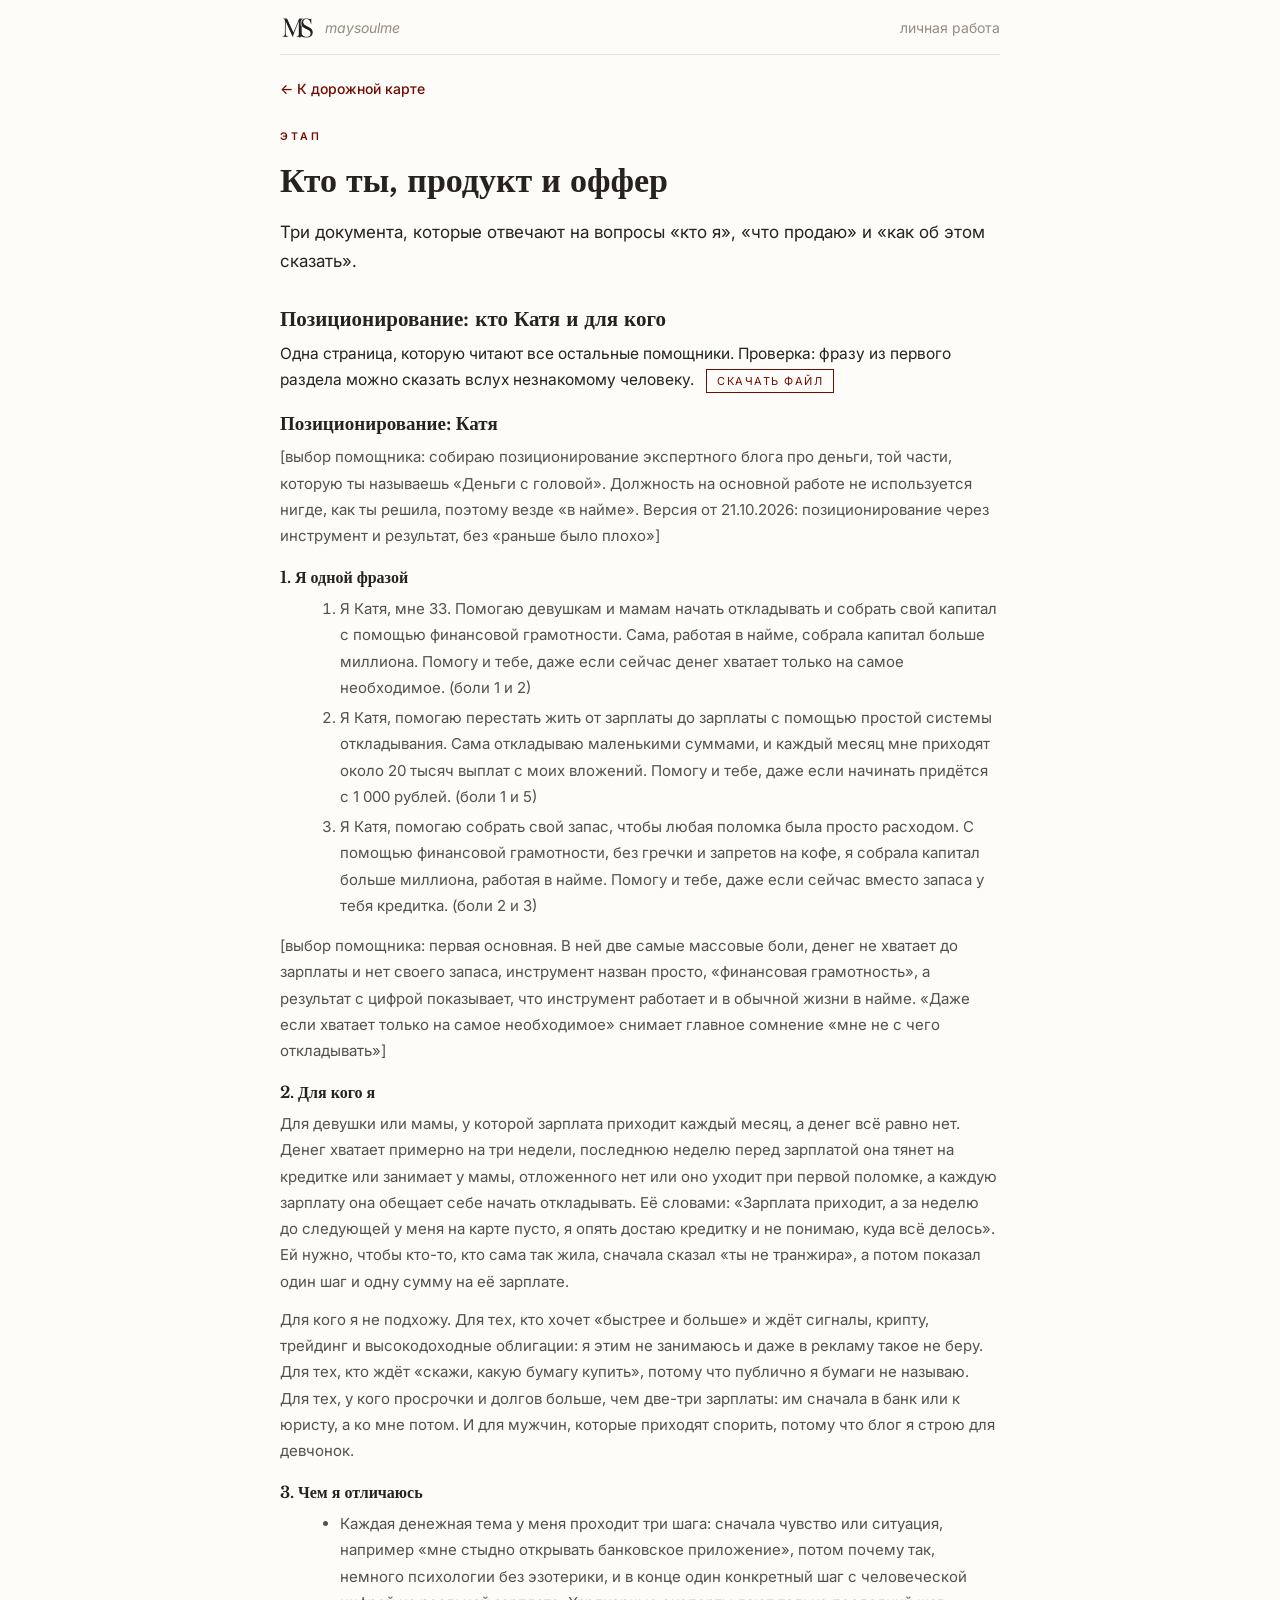
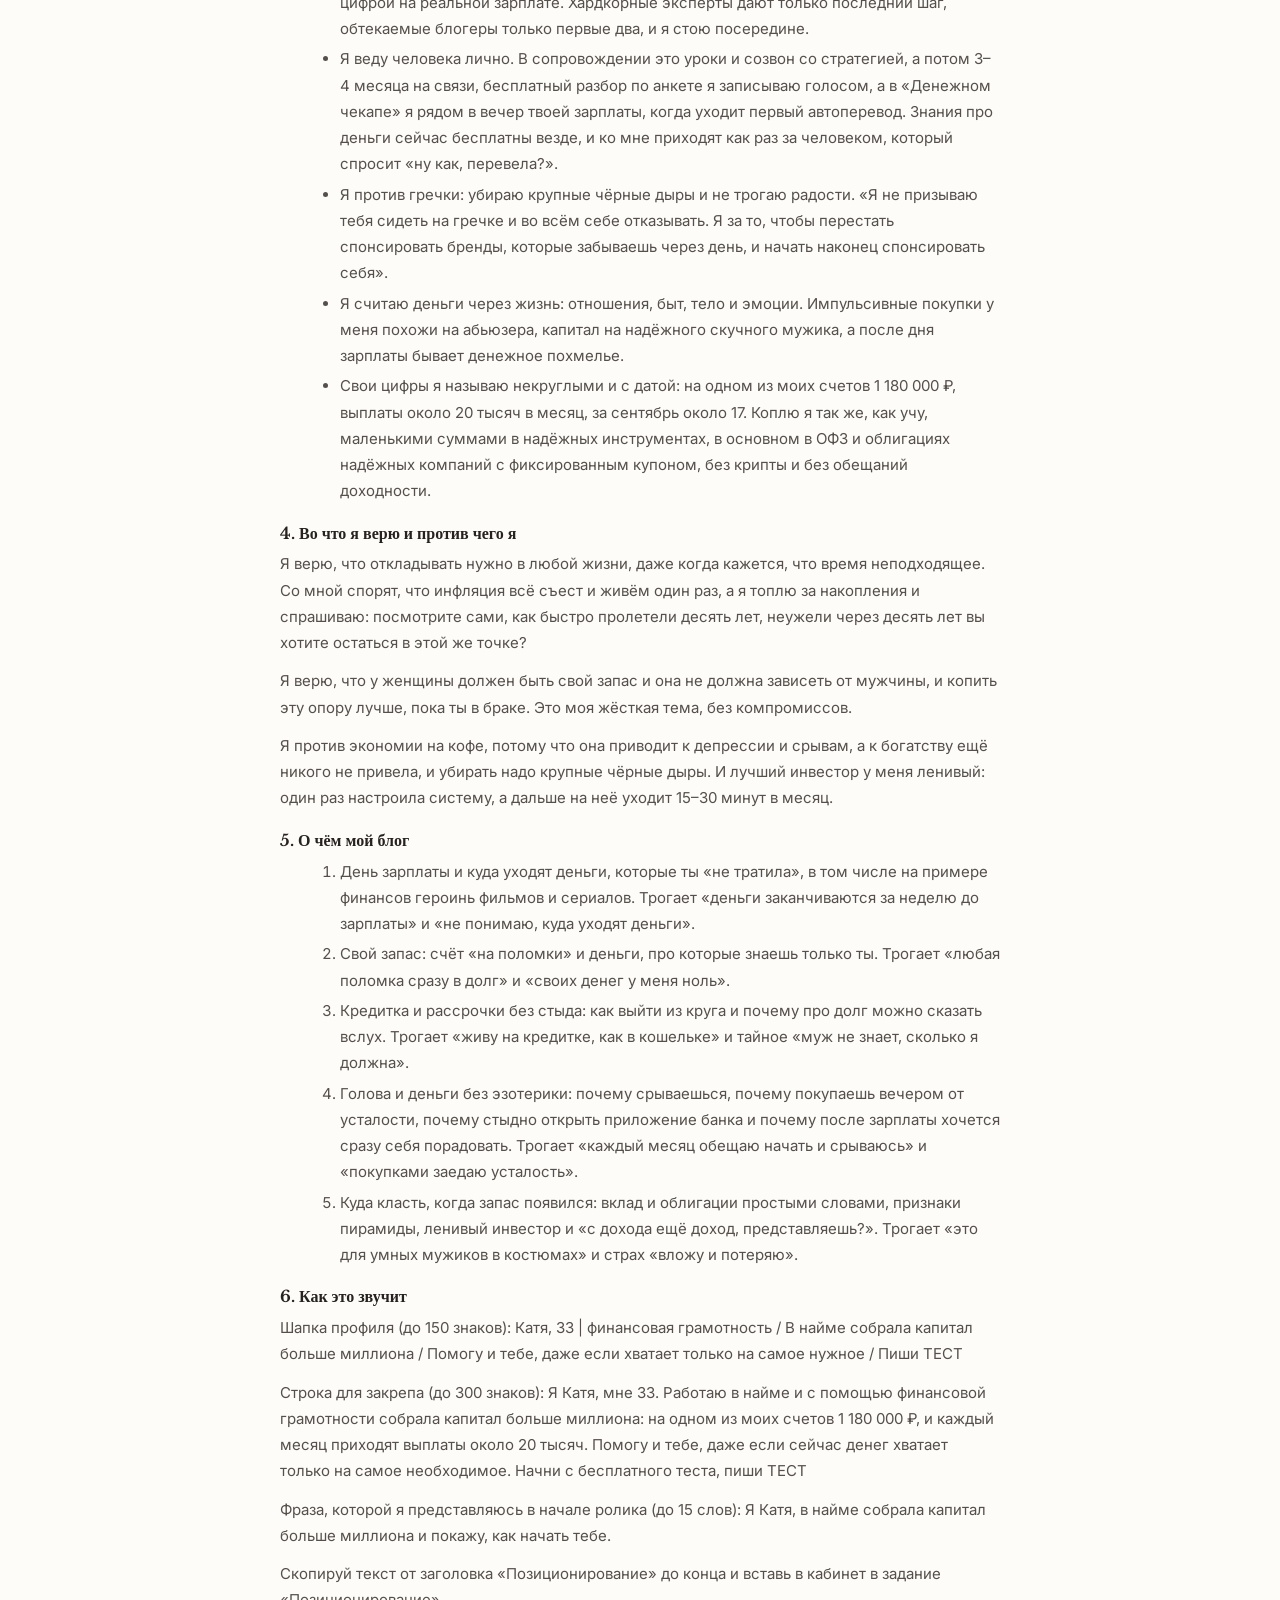
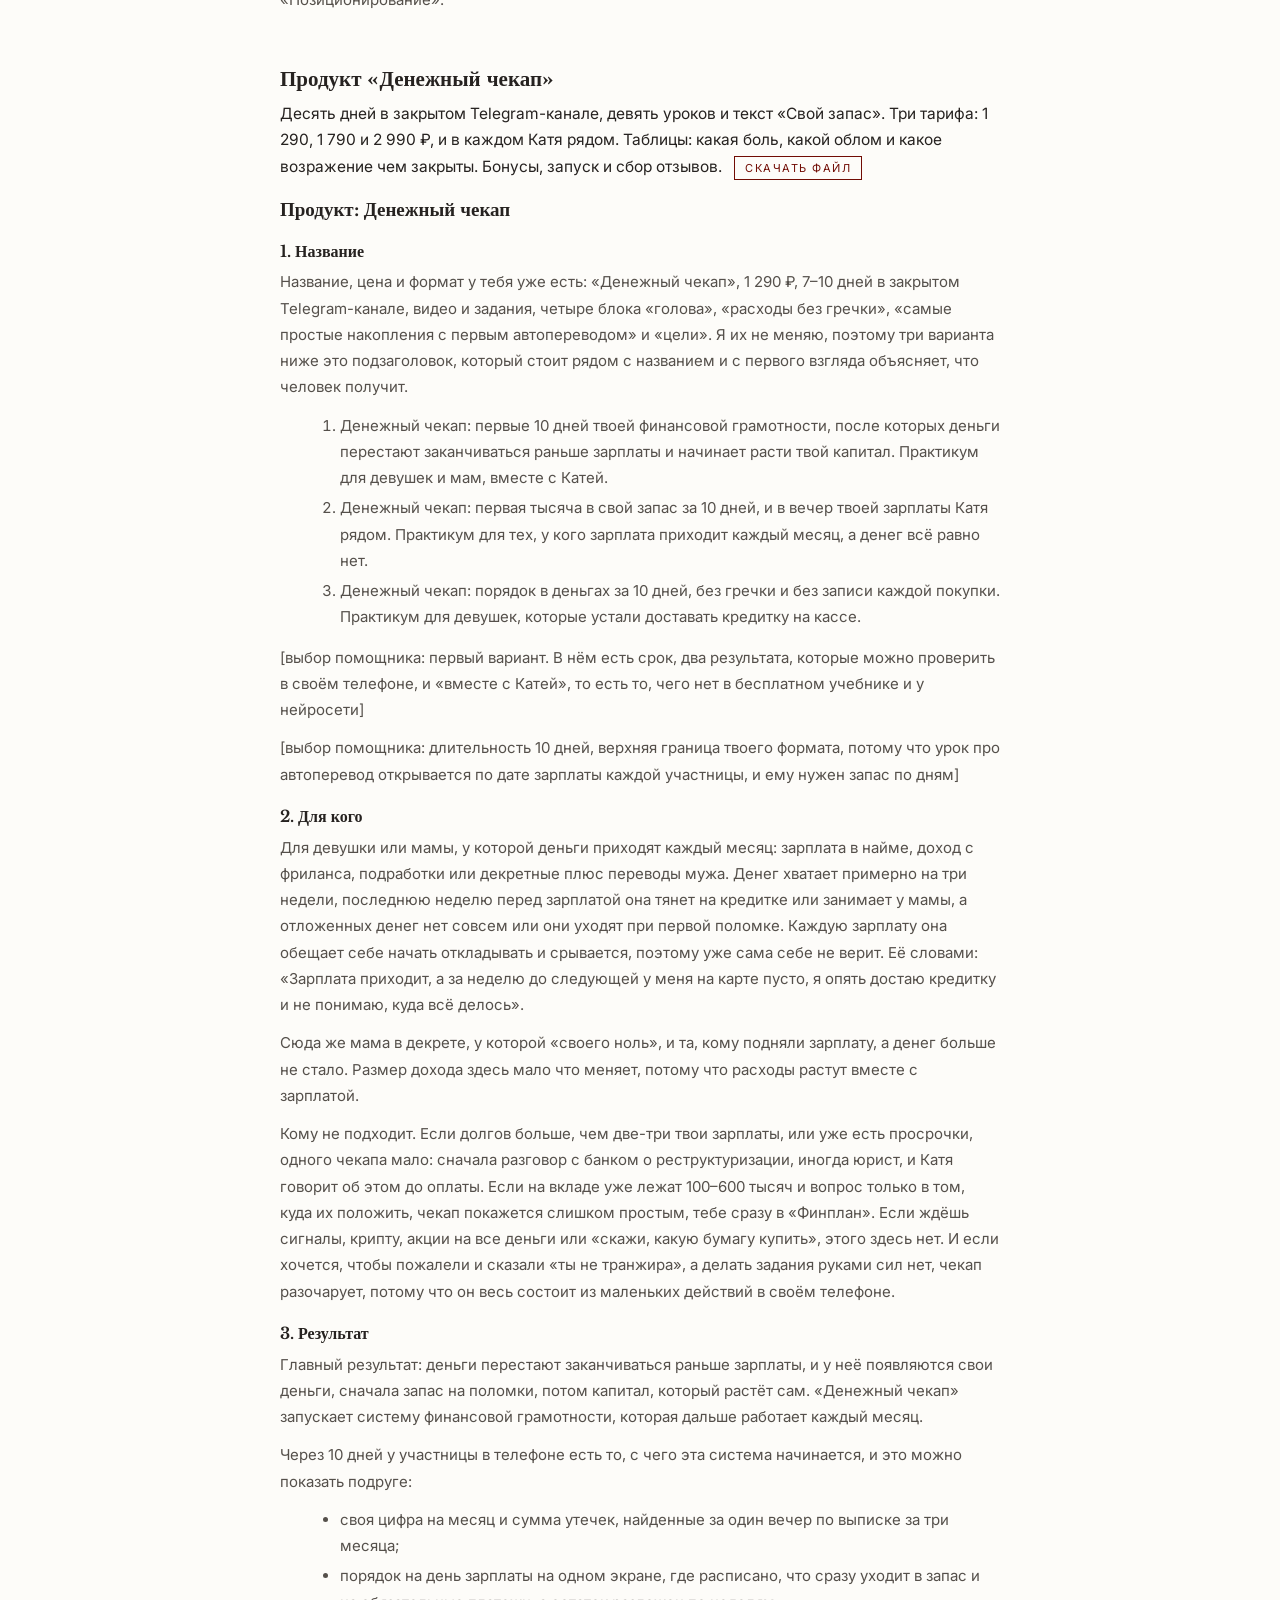
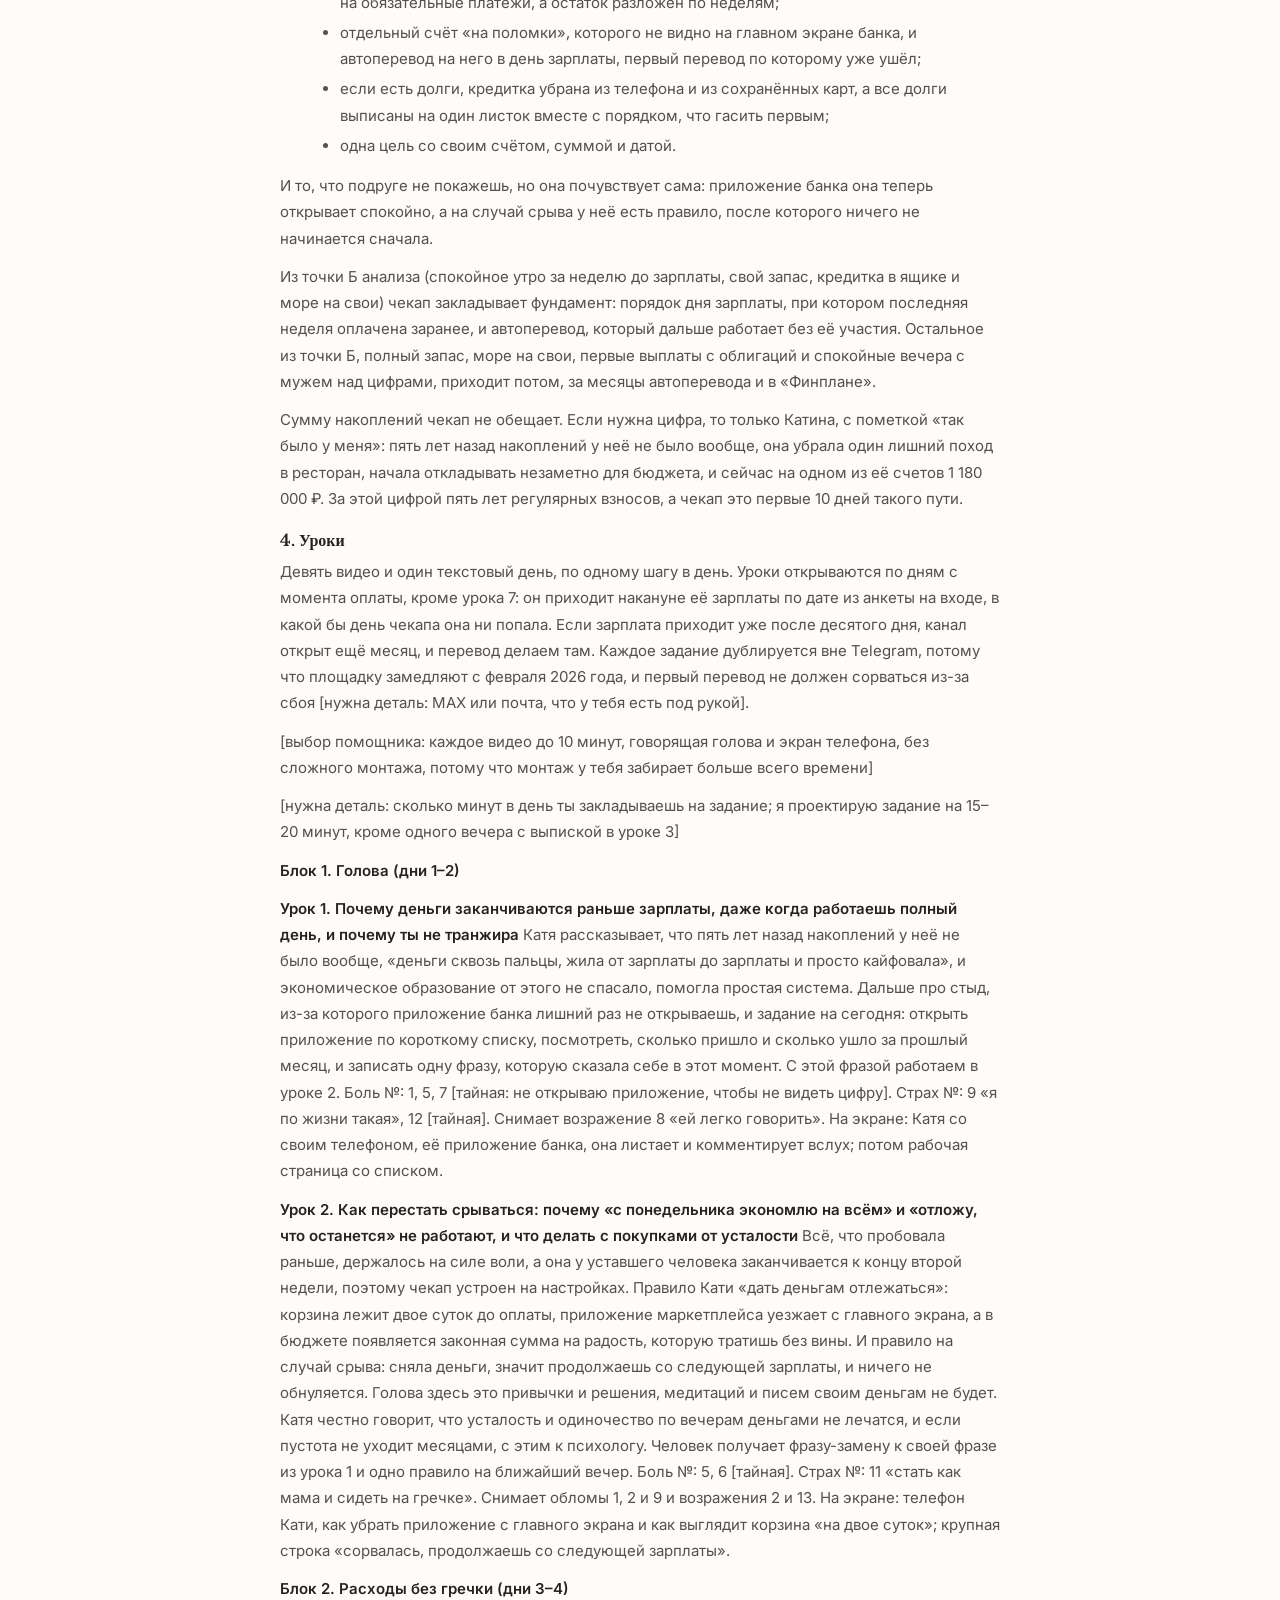
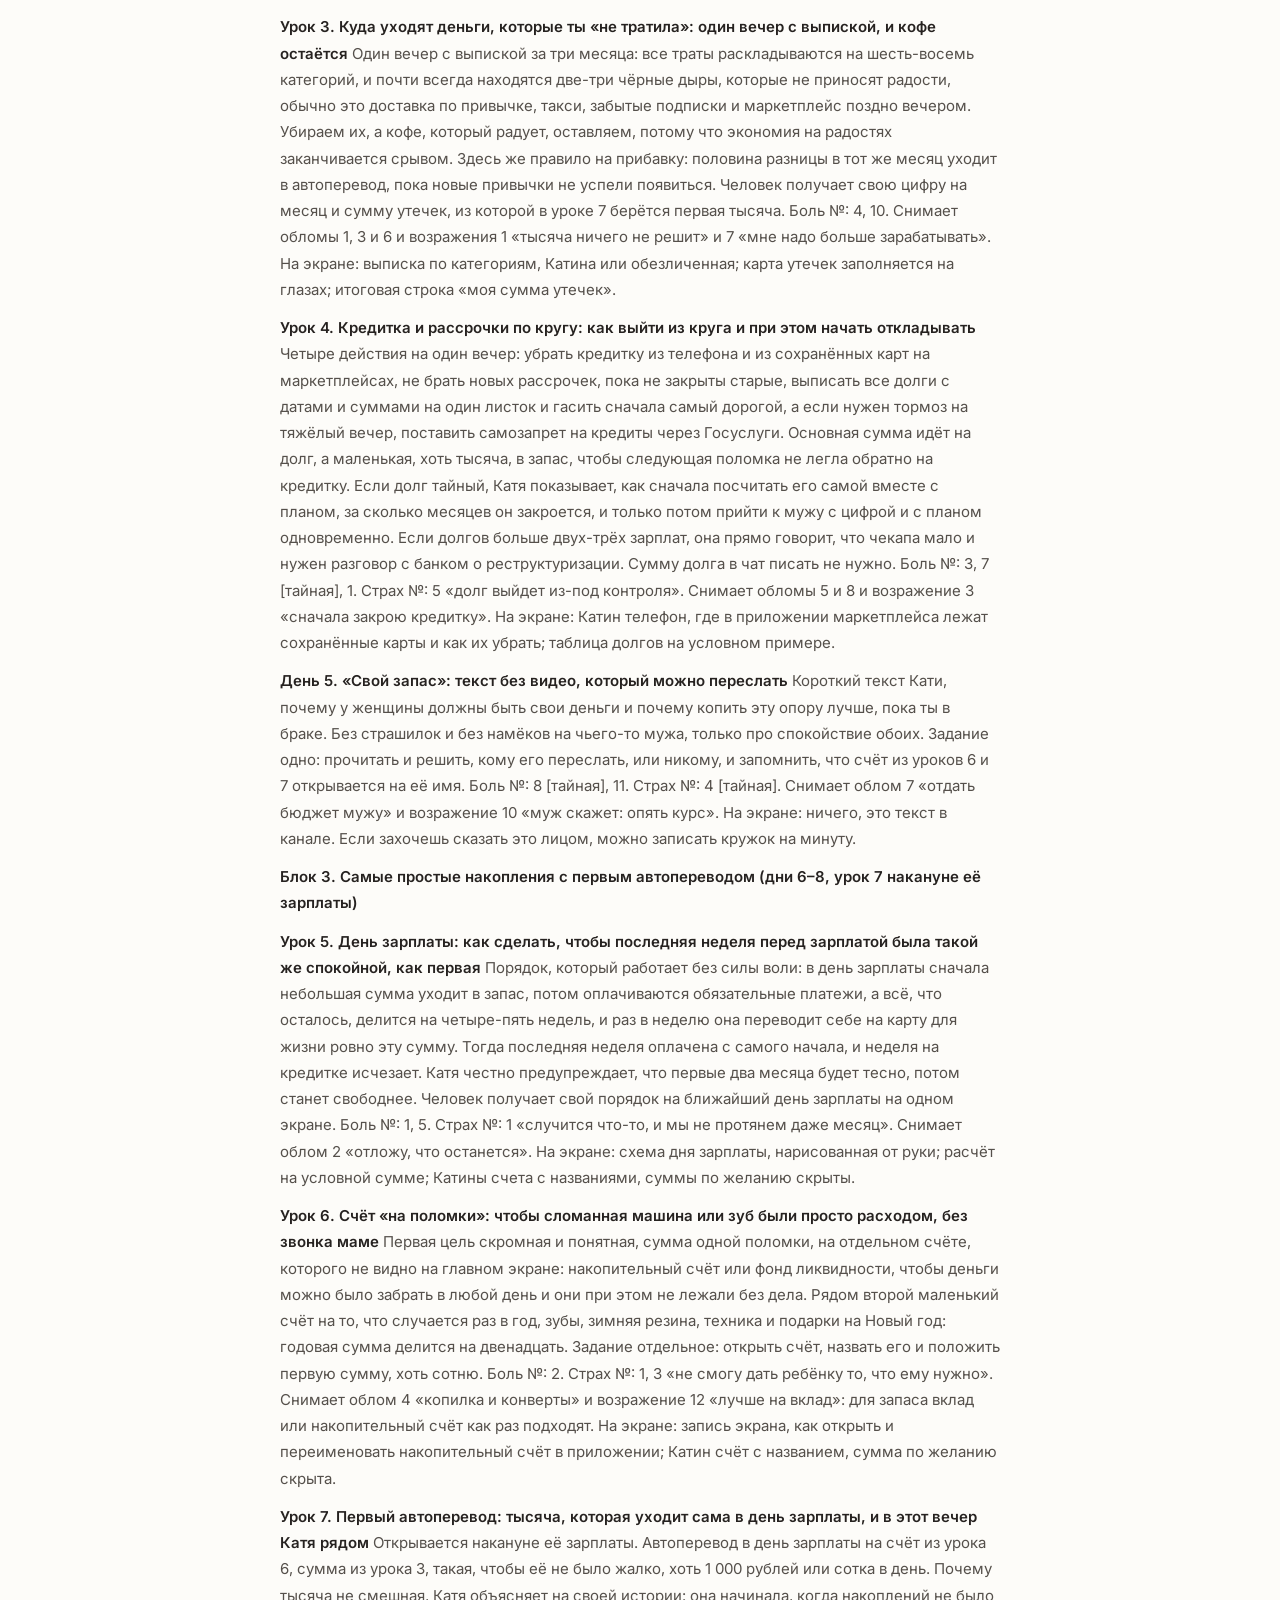
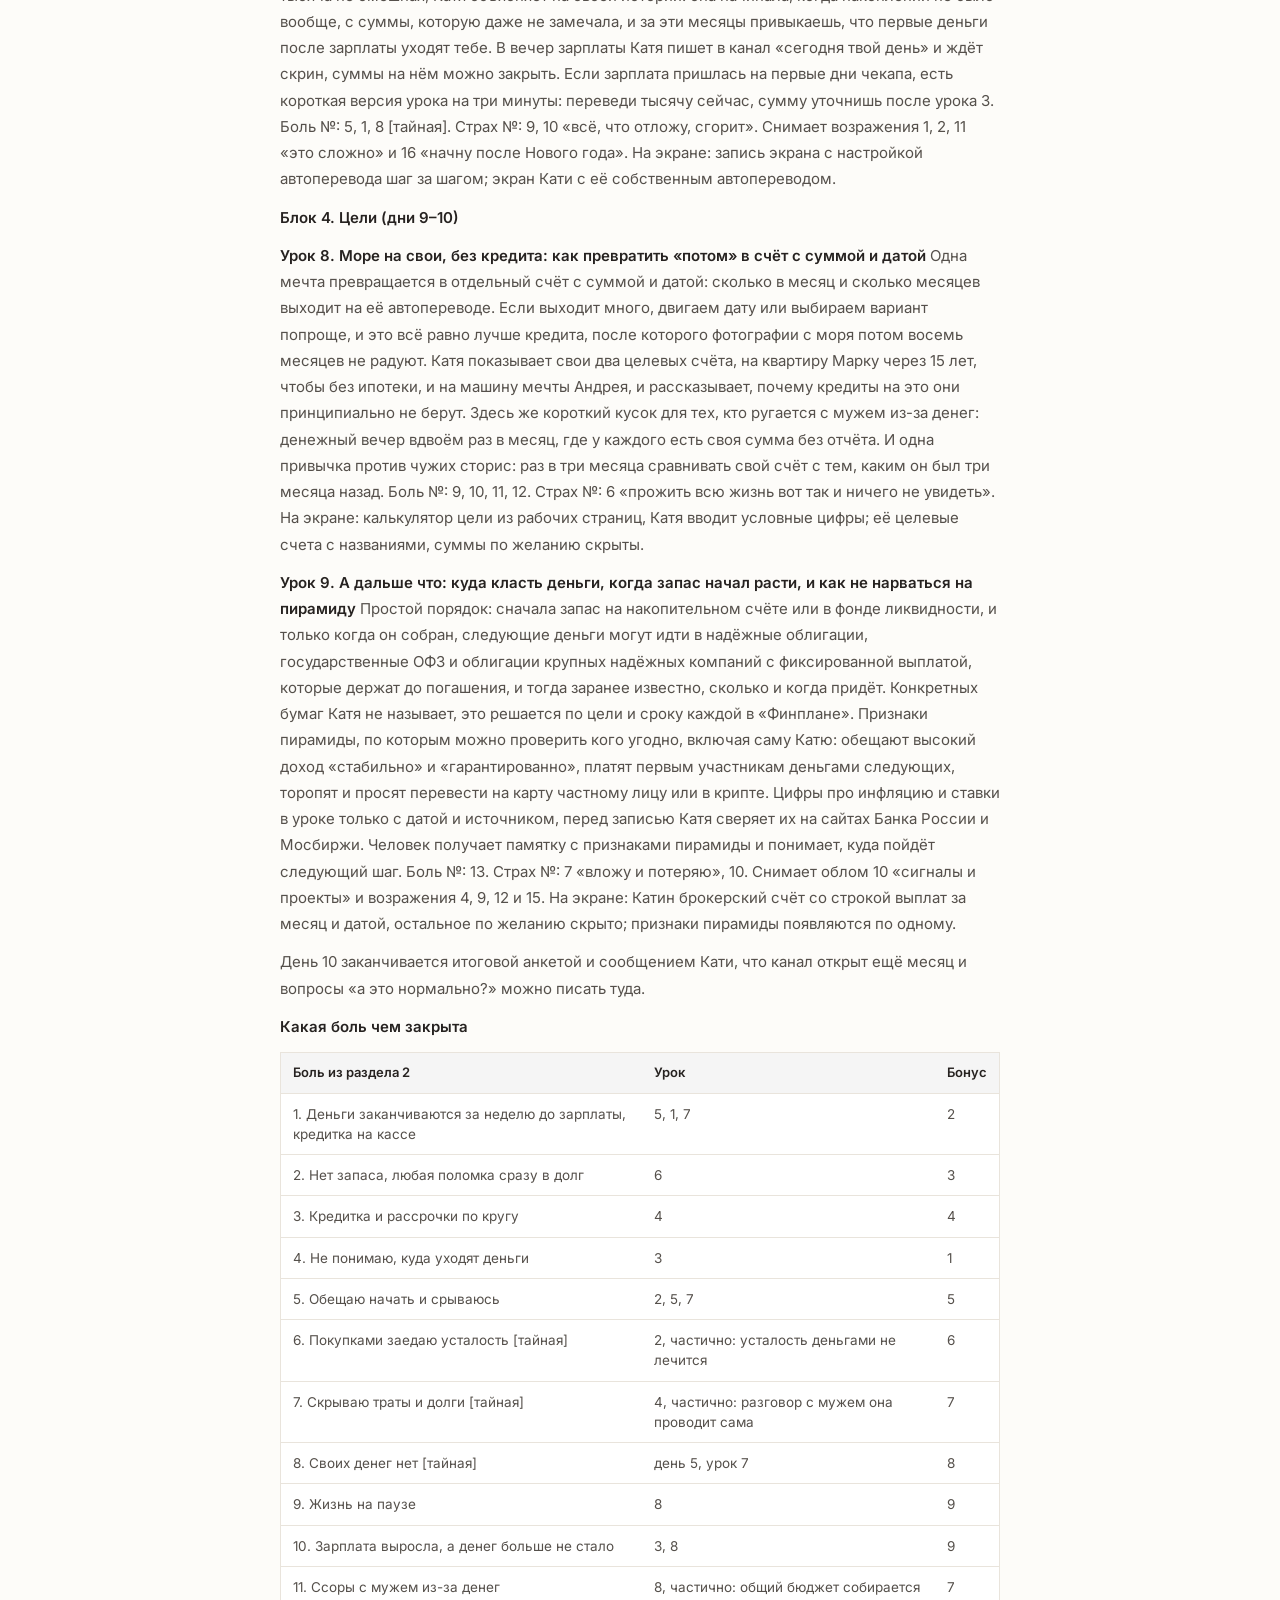
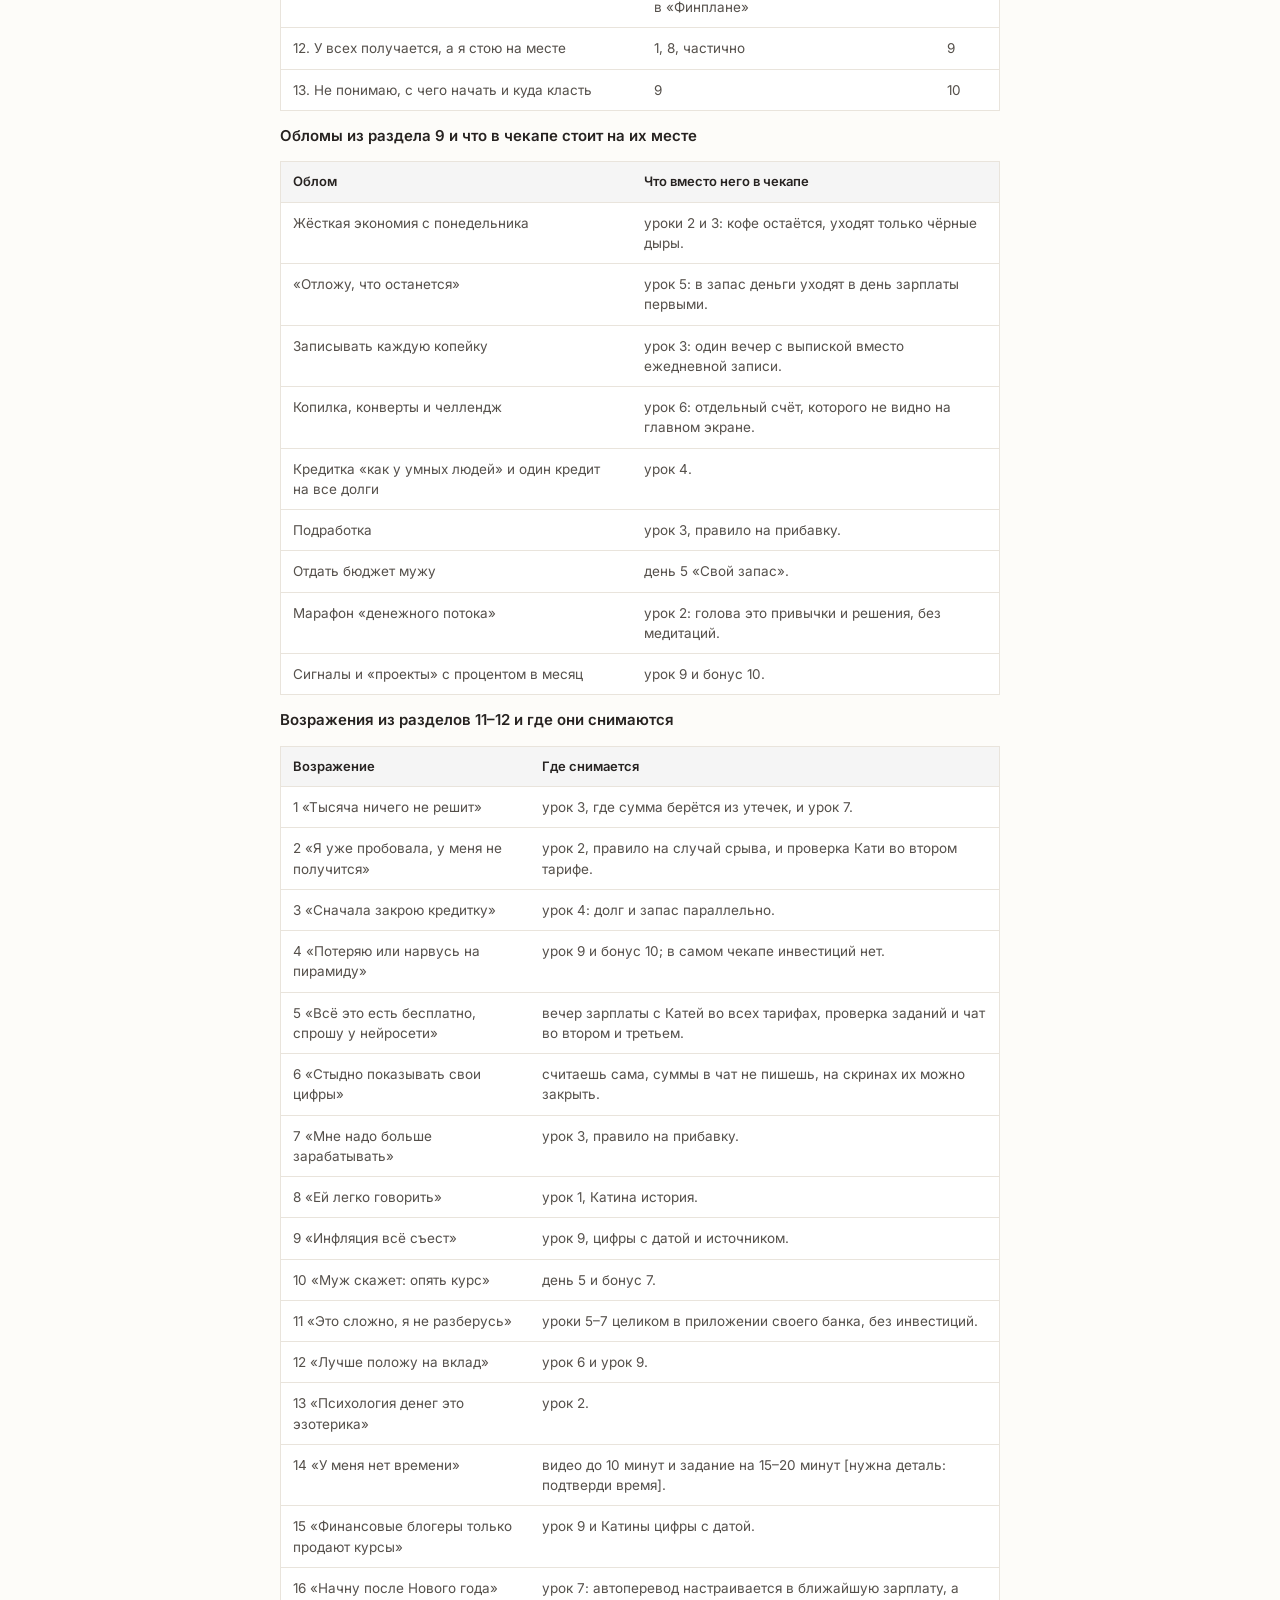
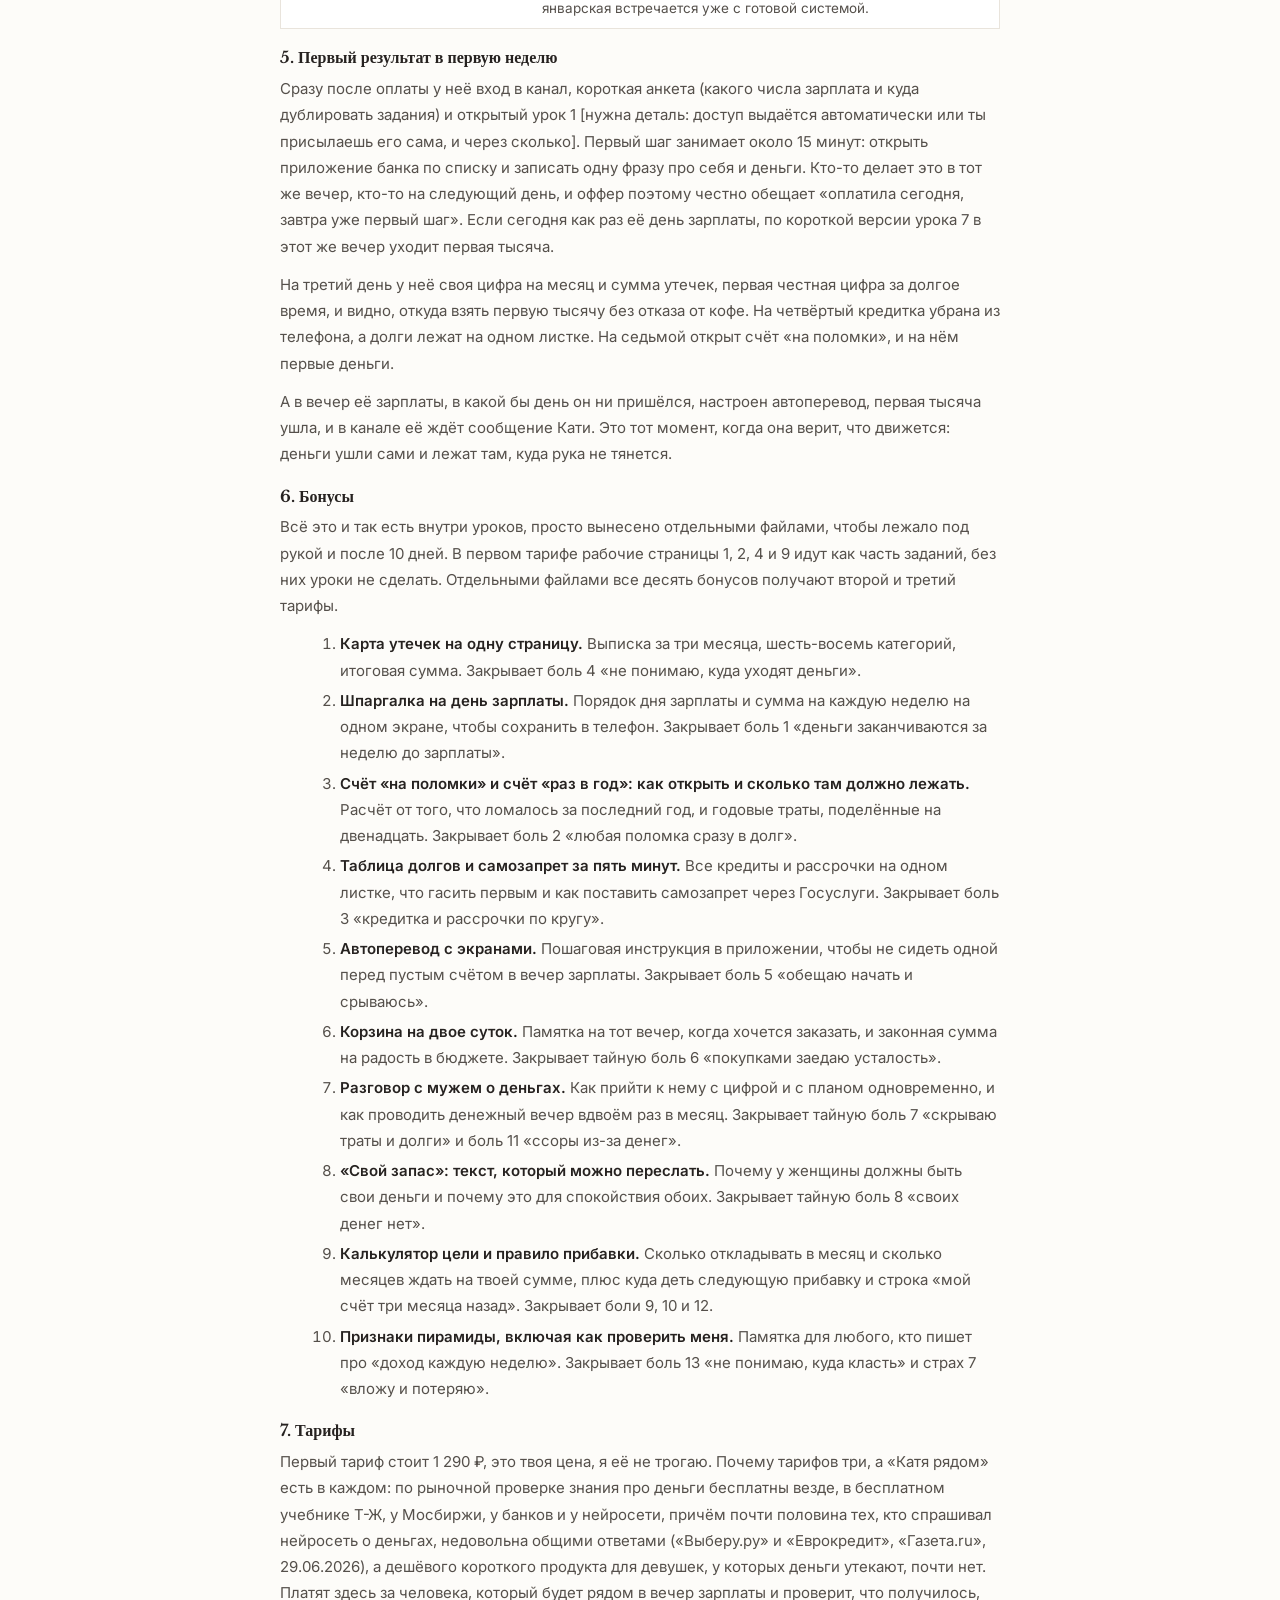
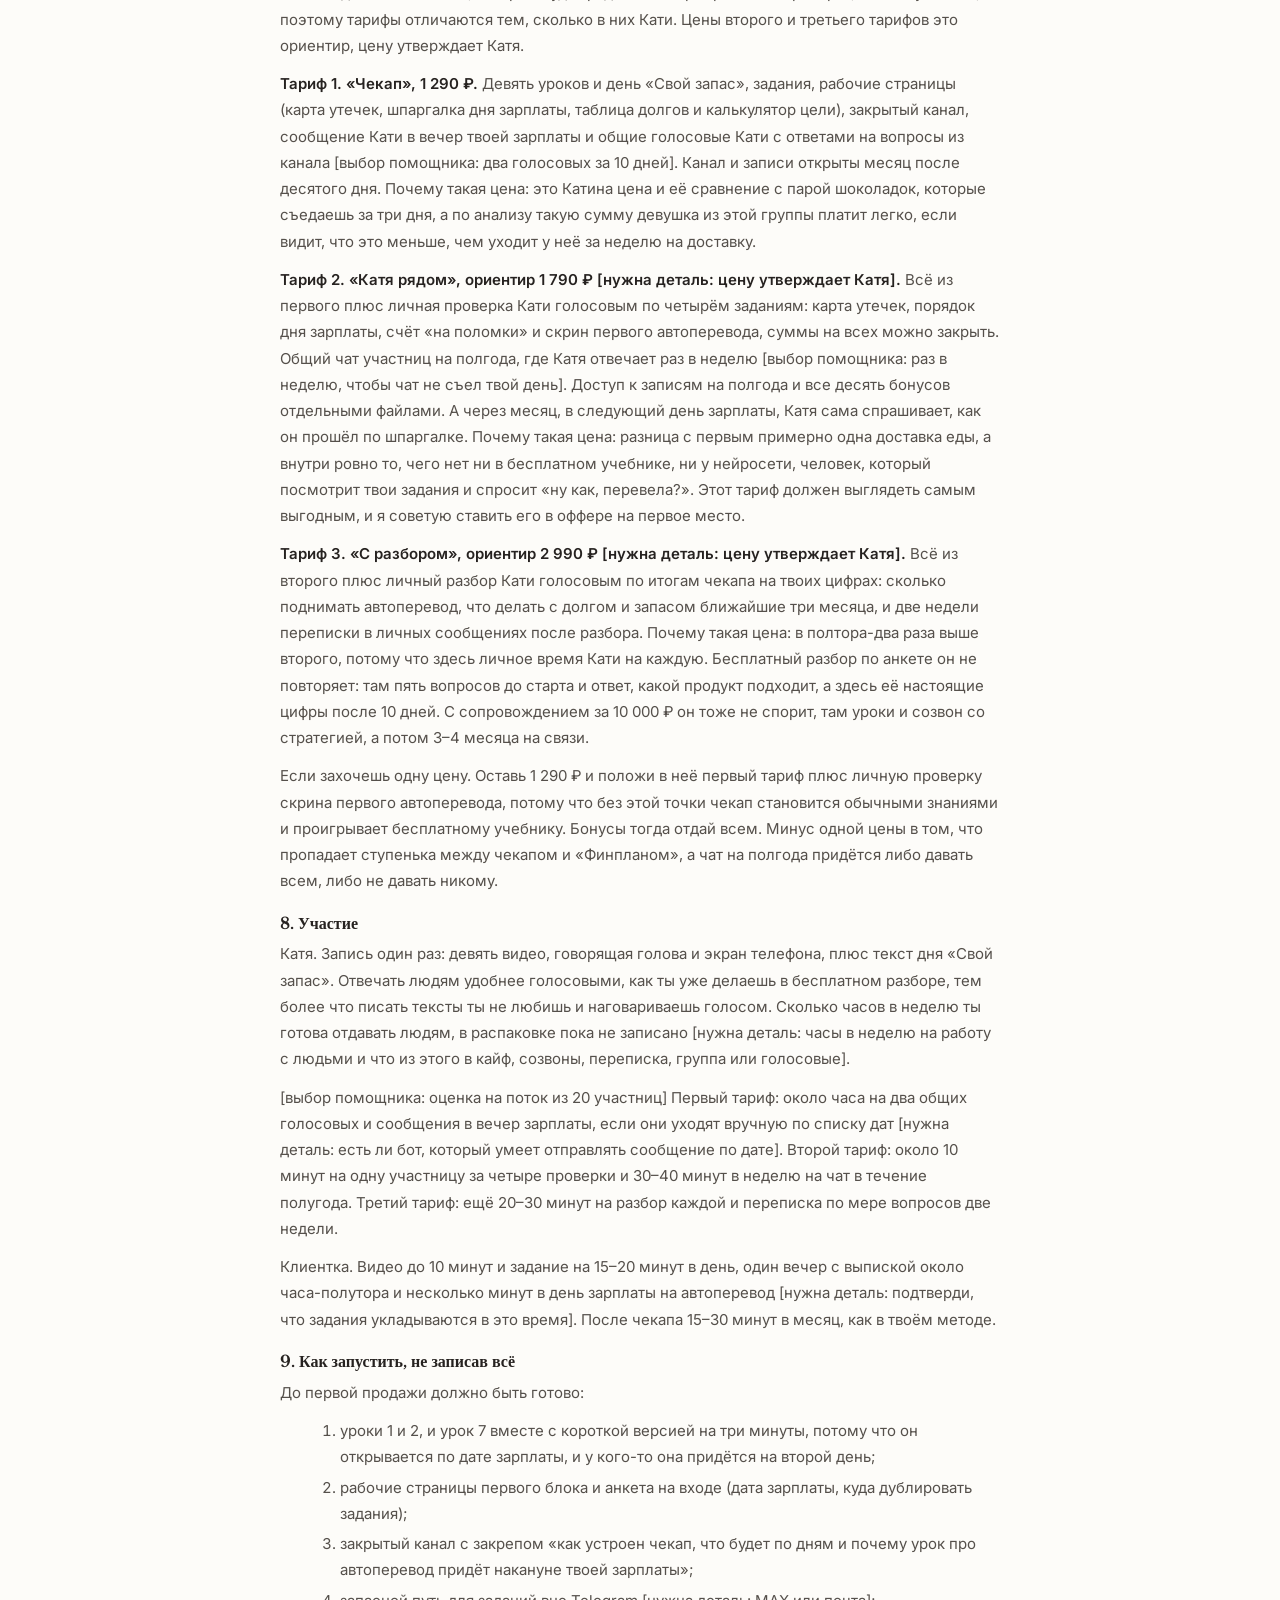
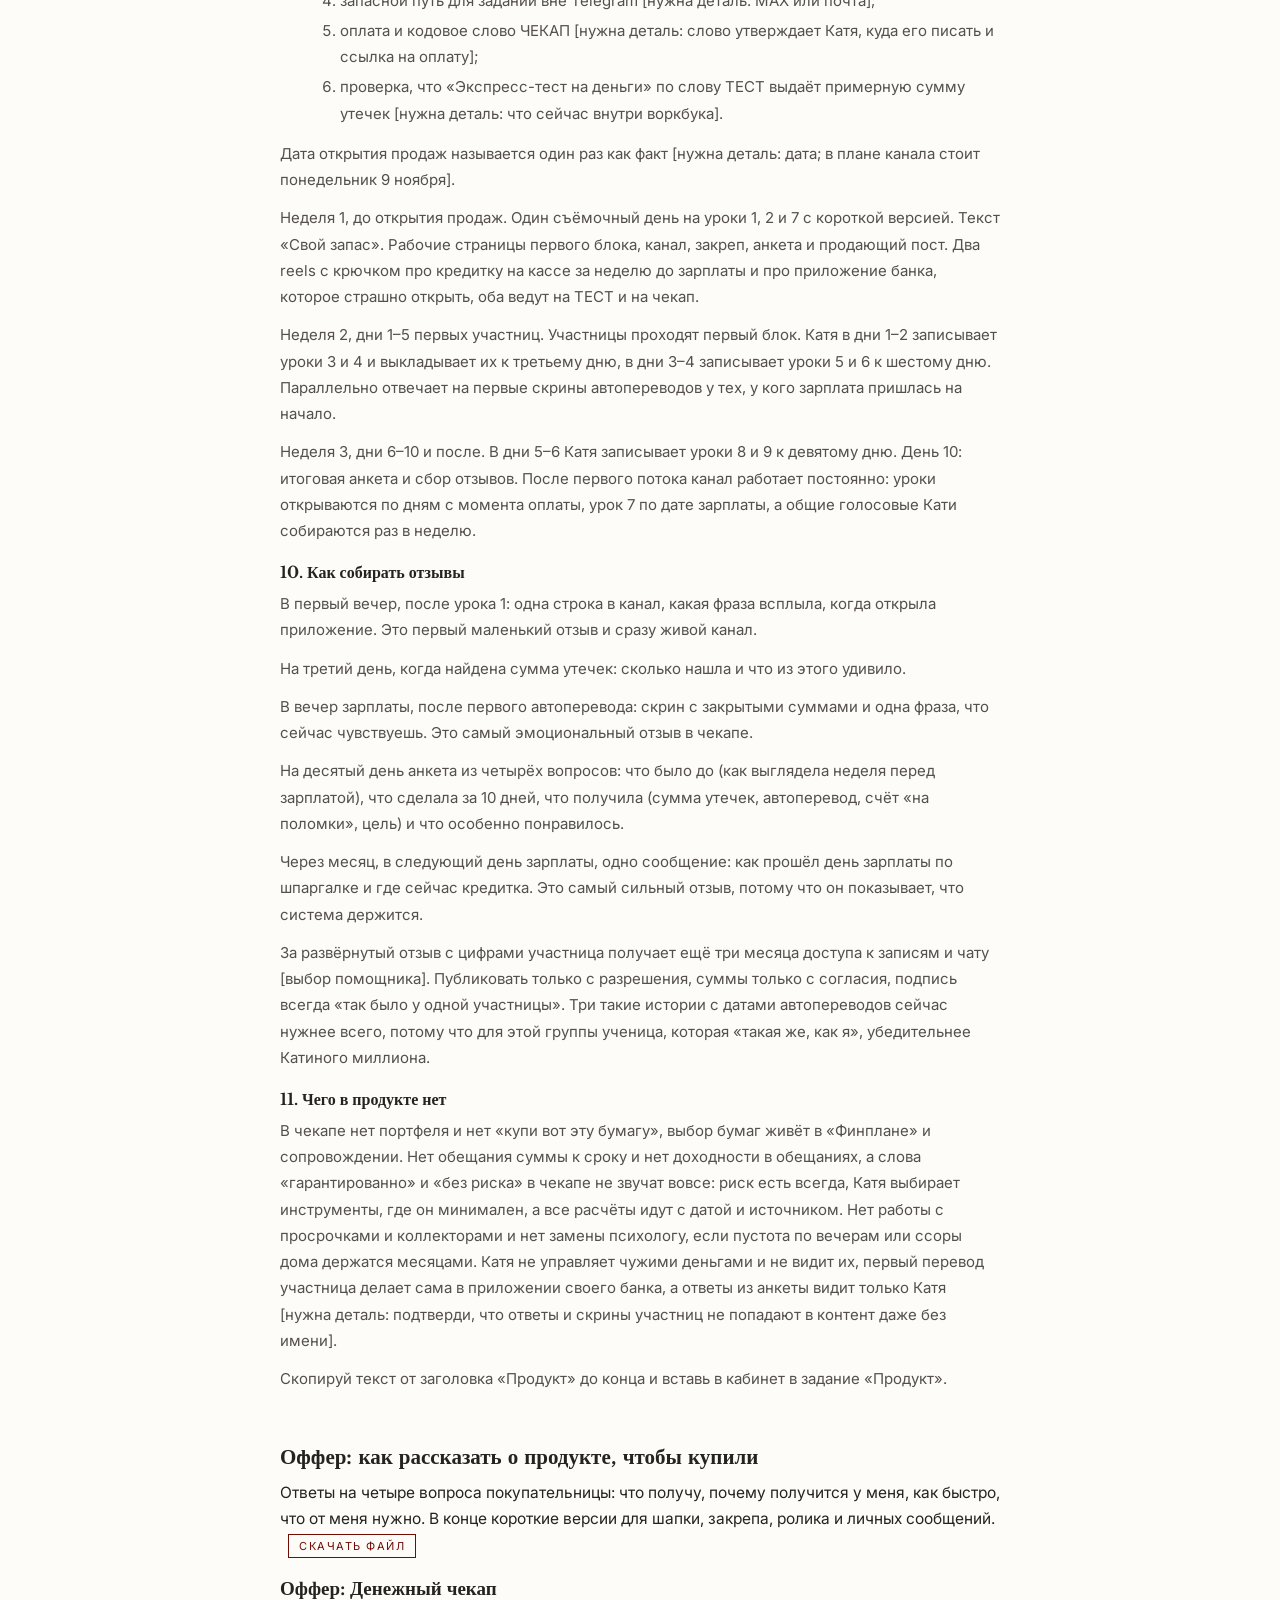
<file: product-stage.html>
<!doctype html>
<html lang="ru"><head><meta charset="utf-8"><meta name="robots" content="noindex, nofollow"><meta name="viewport" content="width=device-width, initial-scale=1, viewport-fit=cover">
<title>Кто ты, продукт и оффер · Катя Мотив</title>
<link rel="preconnect" href="https://fonts.googleapis.com"><link rel="preconnect" href="https://fonts.gstatic.com" crossorigin>
<link rel="stylesheet" href="https://fonts.googleapis.com/css2?family=Libre+Baskerville:ital,wght@0,400;0,700;1,400&family=Inter:wght@400;500;600&family=DM+Sans:ital@1&display=swap">
<link rel="stylesheet" href="style.css"></head>
<body><div class="wrap">
<div class="top"><a class="logo" href="index.html"><img src="assets/logo.png" alt="MS"><span>maysoulme</span></a><span class="muted">личная работа</span></div>
<a class="back" href="index.html">← К дорожной карте</a><span class="badge">Этап</span><h1>Кто ты, продукт и оффер</h1><p class="lead">Три документа, которые отвечают на вопросы «кто я», «что продаю» и «как об этом сказать».</p><section class="docsec" id="05"><h2>Позиционирование: кто Катя и для кого</h2><p class="lead">Одна страница, которую читают все остальные помощники. Проверка: фразу из первого раздела можно сказать вслух незнакомому человеку. <a class="dl" href="docs/05_позиционирование.md" download>скачать файл</a></p><div class="docbody"><h2 class="sub big">Позиционирование: Катя</h2>
<p>[выбор помощника: собираю позиционирование экспертного блога про деньги, той части, которую ты называешь «Деньги с головой». Должность на основной работе не используется нигде, как ты решила, поэтому везде «в найме». Версия от 21.10.2026: позиционирование через инструмент и результат, без «раньше было плохо»]</p>
<h3 class="sub">1. Я одной фразой</h3>
<ol><li>Я Катя, мне 33. Помогаю девушкам и мамам начать откладывать и собрать свой капитал с помощью финансовой грамотности. Сама, работая в найме, собрала капитал больше миллиона. Помогу и тебе, даже если сейчас денег хватает только на самое необходимое. (боли 1 и 2)</li><li>Я Катя, помогаю перестать жить от зарплаты до зарплаты с помощью простой системы откладывания. Сама откладываю маленькими суммами, и каждый месяц мне приходят около 20 тысяч выплат с моих вложений. Помогу и тебе, даже если начинать придётся с 1 000 рублей. (боли 1 и 5)</li><li>Я Катя, помогаю собрать свой запас, чтобы любая поломка была просто расходом. С помощью финансовой грамотности, без гречки и запретов на кофе, я собрала капитал больше миллиона, работая в найме. Помогу и тебе, даже если сейчас вместо запаса у тебя кредитка. (боли 2 и 3)</li></ol>
<p>[выбор помощника: первая основная. В ней две самые массовые боли, денег не хватает до зарплаты и нет своего запаса, инструмент назван просто, «финансовая грамотность», а результат с цифрой показывает, что инструмент работает и в обычной жизни в найме. «Даже если хватает только на самое необходимое» снимает главное сомнение «мне не с чего откладывать»]</p>
<h3 class="sub">2. Для кого я</h3>
<p>Для девушки или мамы, у которой зарплата приходит каждый месяц, а денег всё равно нет. Денег хватает примерно на три недели, последнюю неделю перед зарплатой она тянет на кредитке или занимает у мамы, отложенного нет или оно уходит при первой поломке, а каждую зарплату она обещает себе начать откладывать. Её словами: «Зарплата приходит, а за неделю до следующей у меня на карте пусто, я опять достаю кредитку и не понимаю, куда всё делось». Ей нужно, чтобы кто-то, кто сама так жила, сначала сказал «ты не транжира», а потом показал один шаг и одну сумму на её зарплате.</p>
<p>Для кого я не подхожу. Для тех, кто хочет «быстрее и больше» и ждёт сигналы, крипту, трейдинг и высокодоходные облигации: я этим не занимаюсь и даже в рекламу такое не беру. Для тех, кто ждёт «скажи, какую бумагу купить», потому что публично я бумаги не называю. Для тех, у кого просрочки и долгов больше, чем две-три зарплаты: им сначала в банк или к юристу, а ко мне потом. И для мужчин, которые приходят спорить, потому что блог я строю для девчонок.</p>
<h3 class="sub">3. Чем я отличаюсь</h3>
<ul><li>Каждая денежная тема у меня проходит три шага: сначала чувство или ситуация, например «мне стыдно открывать банковское приложение», потом почему так, немного психологии без эзотерики, и в конце один конкретный шаг с человеческой цифрой на реальной зарплате. Хардкорные эксперты дают только последний шаг, обтекаемые блогеры только первые два, и я стою посередине.</li><li>Я веду человека лично. В сопровождении это уроки и созвон со стратегией, а потом 3–4 месяца на связи, бесплатный разбор по анкете я записываю голосом, а в «Денежном чекапе» я рядом в вечер твоей зарплаты, когда уходит первый автоперевод. Знания про деньги сейчас бесплатны везде, и ко мне приходят как раз за человеком, который спросит «ну как, перевела?».</li><li>Я против гречки: убираю крупные чёрные дыры и не трогаю радости. «Я не призываю тебя сидеть на гречке и во всём себе отказывать. Я за то, чтобы перестать спонсировать бренды, которые забываешь через день, и начать наконец спонсировать себя».</li><li>Я считаю деньги через жизнь: отношения, быт, тело и эмоции. Импульсивные покупки у меня похожи на абьюзера, капитал на надёжного скучного мужика, а после дня зарплаты бывает денежное похмелье.</li><li>Свои цифры я называю некруглыми и с датой: на одном из моих счетов 1 180 000 ₽, выплаты около 20 тысяч в месяц, за сентябрь около 17. Коплю я так же, как учу, маленькими суммами в надёжных инструментах, в основном в ОФЗ и облигациях надёжных компаний с фиксированным купоном, без крипты и без обещаний доходности.</li></ul>
<h3 class="sub">4. Во что я верю и против чего я</h3>
<p>Я верю, что откладывать нужно в любой жизни, даже когда кажется, что время неподходящее. Со мной спорят, что инфляция всё съест и живём один раз, а я топлю за накопления и спрашиваю: посмотрите сами, как быстро пролетели десять лет, неужели через десять лет вы хотите остаться в этой же точке?</p>
<p>Я верю, что у женщины должен быть свой запас и она не должна зависеть от мужчины, и копить эту опору лучше, пока ты в браке. Это моя жёсткая тема, без компромиссов.</p>
<p>Я против экономии на кофе, потому что она приводит к депрессии и срывам, а к богатству ещё никого не привела, и убирать надо крупные чёрные дыры. И лучший инвестор у меня ленивый: один раз настроила систему, а дальше на неё уходит 15–30 минут в месяц.</p>
<h3 class="sub">5. О чём мой блог</h3>
<ol><li>День зарплаты и куда уходят деньги, которые ты «не тратила», в том числе на примере финансов героинь фильмов и сериалов. Трогает «деньги заканчиваются за неделю до зарплаты» и «не понимаю, куда уходят деньги».</li><li>Свой запас: счёт «на поломки» и деньги, про которые знаешь только ты. Трогает «любая поломка сразу в долг» и «своих денег у меня ноль».</li><li>Кредитка и рассрочки без стыда: как выйти из круга и почему про долг можно сказать вслух. Трогает «живу на кредитке, как в кошельке» и тайное «муж не знает, сколько я должна».</li><li>Голова и деньги без эзотерики: почему срываешься, почему покупаешь вечером от усталости, почему стыдно открыть приложение банка и почему после зарплаты хочется сразу себя порадовать. Трогает «каждый месяц обещаю начать и срываюсь» и «покупками заедаю усталость».</li><li>Куда класть, когда запас появился: вклад и облигации простыми словами, признаки пирамиды, ленивый инвестор и «с дохода ещё доход, представляешь?». Трогает «это для умных мужиков в костюмах» и страх «вложу и потеряю».</li></ol>
<h3 class="sub">6. Как это звучит</h3>
<p>Шапка профиля (до 150 знаков): Катя, 33 | финансовая грамотность / В найме собрала капитал больше миллиона / Помогу и тебе, даже если хватает только на самое нужное / Пиши ТЕСТ</p>
<p>Строка для закрепа (до 300 знаков): Я Катя, мне 33. Работаю в найме и с помощью финансовой грамотности собрала капитал больше миллиона: на одном из моих счетов 1 180 000 ₽, и каждый месяц приходят выплаты около 20 тысяч. Помогу и тебе, даже если сейчас денег хватает только на самое необходимое. Начни с бесплатного теста, пиши ТЕСТ</p>
<p>Фраза, которой я представляюсь в начале ролика (до 15 слов): Я Катя, в найме собрала капитал больше миллиона и покажу, как начать тебе.</p>
<p>Скопируй текст от заголовка «Позиционирование» до конца и вставь в кабинет в задание «Позиционирование».</p></div></section><section class="docsec" id="03"><h2>Продукт «Денежный чекап»</h2><p class="lead">Десять дней в закрытом Telegram-канале, девять уроков и текст «Свой запас». Три тарифа: 1 290, 1 790 и 2 990 ₽, и в каждом Катя рядом. Таблицы: какая боль, какой облом и какое возражение чем закрыты. Бонусы, запуск и сбор отзывов. <a class="dl" href="docs/03_продукт.md" download>скачать файл</a></p><div class="docbody"><h2 class="sub big">Продукт: Денежный чекап</h2>
<h3 class="sub">1. Название</h3>
<p>Название, цена и формат у тебя уже есть: «Денежный чекап», 1 290 ₽, 7–10 дней в закрытом Telegram-канале, видео и задания, четыре блока «голова», «расходы без гречки», «самые простые накопления с первым автопереводом» и «цели». Я их не меняю, поэтому три варианта ниже это подзаголовок, который стоит рядом с названием и с первого взгляда объясняет, что человек получит.</p>
<ol><li>Денежный чекап: первые 10 дней твоей финансовой грамотности, после которых деньги перестают заканчиваться раньше зарплаты и начинает расти твой капитал. Практикум для девушек и мам, вместе с Катей.</li><li>Денежный чекап: первая тысяча в свой запас за 10 дней, и в вечер твоей зарплаты Катя рядом. Практикум для тех, у кого зарплата приходит каждый месяц, а денег всё равно нет.</li><li>Денежный чекап: порядок в деньгах за 10 дней, без гречки и без записи каждой покупки. Практикум для девушек, которые устали доставать кредитку на кассе.</li></ol>
<p>[выбор помощника: первый вариант. В нём есть срок, два результата, которые можно проверить в своём телефоне, и «вместе с Катей», то есть то, чего нет в бесплатном учебнике и у нейросети]</p>
<p>[выбор помощника: длительность 10 дней, верхняя граница твоего формата, потому что урок про автоперевод открывается по дате зарплаты каждой участницы, и ему нужен запас по дням]</p>
<h3 class="sub">2. Для кого</h3>
<p>Для девушки или мамы, у которой деньги приходят каждый месяц: зарплата в найме, доход с фриланса, подработки или декретные плюс переводы мужа. Денег хватает примерно на три недели, последнюю неделю перед зарплатой она тянет на кредитке или занимает у мамы, а отложенных денег нет совсем или они уходят при первой поломке. Каждую зарплату она обещает себе начать откладывать и срывается, поэтому уже сама себе не верит. Её словами: «Зарплата приходит, а за неделю до следующей у меня на карте пусто, я опять достаю кредитку и не понимаю, куда всё делось».</p>
<p>Сюда же мама в декрете, у которой «своего ноль», и та, кому подняли зарплату, а денег больше не стало. Размер дохода здесь мало что меняет, потому что расходы растут вместе с зарплатой.</p>
<p>Кому не подходит. Если долгов больше, чем две-три твои зарплаты, или уже есть просрочки, одного чекапа мало: сначала разговор с банком о реструктуризации, иногда юрист, и Катя говорит об этом до оплаты. Если на вкладе уже лежат 100–600 тысяч и вопрос только в том, куда их положить, чекап покажется слишком простым, тебе сразу в «Финплан». Если ждёшь сигналы, крипту, акции на все деньги или «скажи, какую бумагу купить», этого здесь нет. И если хочется, чтобы пожалели и сказали «ты не транжира», а делать задания руками сил нет, чекап разочарует, потому что он весь состоит из маленьких действий в своём телефоне.</p>
<h3 class="sub">3. Результат</h3>
<p>Главный результат: деньги перестают заканчиваться раньше зарплаты, и у неё появляются свои деньги, сначала запас на поломки, потом капитал, который растёт сам. «Денежный чекап» запускает систему финансовой грамотности, которая дальше работает каждый месяц.</p>
<p>Через 10 дней у участницы в телефоне есть то, с чего эта система начинается, и это можно показать подруге:</p>
<ul><li>своя цифра на месяц и сумма утечек, найденные за один вечер по выписке за три месяца;</li><li>порядок на день зарплаты на одном экране, где расписано, что сразу уходит в запас и на обязательные платежи, а остаток разложен по неделям;</li><li>отдельный счёт «на поломки», которого не видно на главном экране банка, и автоперевод на него в день зарплаты, первый перевод по которому уже ушёл;</li><li>если есть долги, кредитка убрана из телефона и из сохранённых карт, а все долги выписаны на один листок вместе с порядком, что гасить первым;</li><li>одна цель со своим счётом, суммой и датой.</li></ul>
<p>И то, что подруге не покажешь, но она почувствует сама: приложение банка она теперь открывает спокойно, а на случай срыва у неё есть правило, после которого ничего не начинается сначала.</p>
<p>Из точки Б анализа (спокойное утро за неделю до зарплаты, свой запас, кредитка в ящике и море на свои) чекап закладывает фундамент: порядок дня зарплаты, при котором последняя неделя оплачена заранее, и автоперевод, который дальше работает без её участия. Остальное из точки Б, полный запас, море на свои, первые выплаты с облигаций и спокойные вечера с мужем над цифрами, приходит потом, за месяцы автоперевода и в «Финплане».</p>
<p>Сумму накоплений чекап не обещает. Если нужна цифра, то только Катина, с пометкой «так было у меня»: пять лет назад накоплений у неё не было вообще, она убрала один лишний поход в ресторан, начала откладывать незаметно для бюджета, и сейчас на одном из её счетов 1 180 000 ₽. За этой цифрой пять лет регулярных взносов, а чекап это первые 10 дней такого пути.</p>
<h3 class="sub">4. Уроки</h3>
<p>Девять видео и один текстовый день, по одному шагу в день. Уроки открываются по дням с момента оплаты, кроме урока 7: он приходит накануне её зарплаты по дате из анкеты на входе, в какой бы день чекапа она ни попала. Если зарплата приходит уже после десятого дня, канал открыт ещё месяц, и перевод делаем там. Каждое задание дублируется вне Telegram, потому что площадку замедляют с февраля 2026 года, и первый перевод не должен сорваться из-за сбоя [нужна деталь: MAX или почта, что у тебя есть под рукой].</p>
<p>[выбор помощника: каждое видео до 10 минут, говорящая голова и экран телефона, без сложного монтажа, потому что монтаж у тебя забирает больше всего времени]</p>
<p>[нужна деталь: сколько минут в день ты закладываешь на задание; я проектирую задание на 15–20 минут, кроме одного вечера с выпиской в уроке 3]</p>
<p><strong>Блок 1. Голова (дни 1–2)</strong></p>
<p><strong>Урок 1. Почему деньги заканчиваются раньше зарплаты, даже когда работаешь полный день, и почему ты не транжира</strong> Катя рассказывает, что пять лет назад накоплений у неё не было вообще, «деньги сквозь пальцы, жила от зарплаты до зарплаты и просто кайфовала», и экономическое образование от этого не спасало, помогла простая система. Дальше про стыд, из-за которого приложение банка лишний раз не открываешь, и задание на сегодня: открыть приложение по короткому списку, посмотреть, сколько пришло и сколько ушло за прошлый месяц, и записать одну фразу, которую сказала себе в этот момент. С этой фразой работаем в уроке 2. Боль №: 1, 5, 7 [тайная: не открываю приложение, чтобы не видеть цифру]. Страх №: 9 «я по жизни такая», 12 [тайная]. Снимает возражение 8 «ей легко говорить». На экране: Катя со своим телефоном, её приложение банка, она листает и комментирует вслух; потом рабочая страница со списком.</p>
<p><strong>Урок 2. Как перестать срываться: почему «с понедельника экономлю на всём» и «отложу, что останется» не работают, и что делать с покупками от усталости</strong> Всё, что пробовала раньше, держалось на силе воли, а она у уставшего человека заканчивается к концу второй недели, поэтому чекап устроен на настройках. Правило Кати «дать деньгам отлежаться»: корзина лежит двое суток до оплаты, приложение маркетплейса уезжает с главного экрана, а в бюджете появляется законная сумма на радость, которую тратишь без вины. И правило на случай срыва: сняла деньги, значит продолжаешь со следующей зарплаты, и ничего не обнуляется. Голова здесь это привычки и решения, медитаций и писем своим деньгам не будет. Катя честно говорит, что усталость и одиночество по вечерам деньгами не лечатся, и если пустота не уходит месяцами, с этим к психологу. Человек получает фразу-замену к своей фразе из урока 1 и одно правило на ближайший вечер. Боль №: 5, 6 [тайная]. Страх №: 11 «стать как мама и сидеть на гречке». Снимает обломы 1, 2 и 9 и возражения 2 и 13. На экране: телефон Кати, как убрать приложение с главного экрана и как выглядит корзина «на двое суток»; крупная строка «сорвалась, продолжаешь со следующей зарплаты».</p>
<p><strong>Блок 2. Расходы без гречки (дни 3–4)</strong></p>
<p><strong>Урок 3. Куда уходят деньги, которые ты «не тратила»: один вечер с выпиской, и кофе остаётся</strong> Один вечер с выпиской за три месяца: все траты раскладываются на шесть-восемь категорий, и почти всегда находятся две-три чёрные дыры, которые не приносят радости, обычно это доставка по привычке, такси, забытые подписки и маркетплейс поздно вечером. Убираем их, а кофе, который радует, оставляем, потому что экономия на радостях заканчивается срывом. Здесь же правило на прибавку: половина разницы в тот же месяц уходит в автоперевод, пока новые привычки не успели появиться. Человек получает свою цифру на месяц и сумму утечек, из которой в уроке 7 берётся первая тысяча. Боль №: 4, 10. Снимает обломы 1, 3 и 6 и возражения 1 «тысяча ничего не решит» и 7 «мне надо больше зарабатывать». На экране: выписка по категориям, Катина или обезличенная; карта утечек заполняется на глазах; итоговая строка «моя сумма утечек».</p>
<p><strong>Урок 4. Кредитка и рассрочки по кругу: как выйти из круга и при этом начать откладывать</strong> Четыре действия на один вечер: убрать кредитку из телефона и из сохранённых карт на маркетплейсах, не брать новых рассрочек, пока не закрыты старые, выписать все долги с датами и суммами на один листок и гасить сначала самый дорогой, а если нужен тормоз на тяжёлый вечер, поставить самозапрет на кредиты через Госуслуги. Основная сумма идёт на долг, а маленькая, хоть тысяча, в запас, чтобы следующая поломка не легла обратно на кредитку. Если долг тайный, Катя показывает, как сначала посчитать его самой вместе с планом, за сколько месяцев он закроется, и только потом прийти к мужу с цифрой и с планом одновременно. Если долгов больше двух-трёх зарплат, она прямо говорит, что чекапа мало и нужен разговор с банком о реструктуризации. Сумму долга в чат писать не нужно. Боль №: 3, 7 [тайная], 1. Страх №: 5 «долг выйдет из-под контроля». Снимает обломы 5 и 8 и возражение 3 «сначала закрою кредитку». На экране: Катин телефон, где в приложении маркетплейса лежат сохранённые карты и как их убрать; таблица долгов на условном примере.</p>
<p><strong>День 5. «Свой запас»: текст без видео, который можно переслать</strong> Короткий текст Кати, почему у женщины должны быть свои деньги и почему копить эту опору лучше, пока ты в браке. Без страшилок и без намёков на чьего-то мужа, только про спокойствие обоих. Задание одно: прочитать и решить, кому его переслать, или никому, и запомнить, что счёт из уроков 6 и 7 открывается на её имя. Боль №: 8 [тайная], 11. Страх №: 4 [тайная]. Снимает облом 7 «отдать бюджет мужу» и возражение 10 «муж скажет: опять курс». На экране: ничего, это текст в канале. Если захочешь сказать это лицом, можно записать кружок на минуту.</p>
<p><strong>Блок 3. Самые простые накопления с первым автопереводом (дни 6–8, урок 7 накануне её зарплаты)</strong></p>
<p><strong>Урок 5. День зарплаты: как сделать, чтобы последняя неделя перед зарплатой была такой же спокойной, как первая</strong> Порядок, который работает без силы воли: в день зарплаты сначала небольшая сумма уходит в запас, потом оплачиваются обязательные платежи, а всё, что осталось, делится на четыре-пять недель, и раз в неделю она переводит себе на карту для жизни ровно эту сумму. Тогда последняя неделя оплачена с самого начала, и неделя на кредитке исчезает. Катя честно предупреждает, что первые два месяца будет тесно, потом станет свободнее. Человек получает свой порядок на ближайший день зарплаты на одном экране. Боль №: 1, 5. Страх №: 1 «случится что-то, и мы не протянем даже месяц». Снимает облом 2 «отложу, что останется». На экране: схема дня зарплаты, нарисованная от руки; расчёт на условной сумме; Катины счета с названиями, суммы по желанию скрыты.</p>
<p><strong>Урок 6. Счёт «на поломки»: чтобы сломанная машина или зуб были просто расходом, без звонка маме</strong> Первая цель скромная и понятная, сумма одной поломки, на отдельном счёте, которого не видно на главном экране: накопительный счёт или фонд ликвидности, чтобы деньги можно было забрать в любой день и они при этом не лежали без дела. Рядом второй маленький счёт на то, что случается раз в год, зубы, зимняя резина, техника и подарки на Новый год: годовая сумма делится на двенадцать. Задание отдельное: открыть счёт, назвать его и положить первую сумму, хоть сотню. Боль №: 2. Страх №: 1, 3 «не смогу дать ребёнку то, что ему нужно». Снимает облом 4 «копилка и конверты» и возражение 12 «лучше на вклад»: для запаса вклад или накопительный счёт как раз подходят. На экране: запись экрана, как открыть и переименовать накопительный счёт в приложении; Катин счёт с названием, сумма по желанию скрыта.</p>
<p><strong>Урок 7. Первый автоперевод: тысяча, которая уходит сама в день зарплаты, и в этот вечер Катя рядом</strong> Открывается накануне её зарплаты. Автоперевод в день зарплаты на счёт из урока 6, сумма из урока 3, такая, чтобы её не было жалко, хоть 1 000 рублей или сотка в день. Почему тысяча не смешная, Катя объясняет на своей истории: она начинала, когда накоплений не было вообще, с суммы, которую даже не замечала, и за эти месяцы привыкаешь, что первые деньги после зарплаты уходят тебе. В вечер зарплаты Катя пишет в канал «сегодня твой день» и ждёт скрин, суммы на нём можно закрыть. Если зарплата пришлась на первые дни чекапа, есть короткая версия урока на три минуты: переведи тысячу сейчас, сумму уточнишь после урока 3. Боль №: 5, 1, 8 [тайная]. Страх №: 9, 10 «всё, что отложу, сгорит». Снимает возражения 1, 2, 11 «это сложно» и 16 «начну после Нового года». На экране: запись экрана с настройкой автоперевода шаг за шагом; экран Кати с её собственным автопереводом.</p>
<p><strong>Блок 4. Цели (дни 9–10)</strong></p>
<p><strong>Урок 8. Море на свои, без кредита: как превратить «потом» в счёт с суммой и датой</strong> Одна мечта превращается в отдельный счёт с суммой и датой: сколько в месяц и сколько месяцев выходит на её автопереводе. Если выходит много, двигаем дату или выбираем вариант попроще, и это всё равно лучше кредита, после которого фотографии с моря потом восемь месяцев не радуют. Катя показывает свои два целевых счёта, на квартиру Марку через 15 лет, чтобы без ипотеки, и на машину мечты Андрея, и рассказывает, почему кредиты на это они принципиально не берут. Здесь же короткий кусок для тех, кто ругается с мужем из-за денег: денежный вечер вдвоём раз в месяц, где у каждого есть своя сумма без отчёта. И одна привычка против чужих сторис: раз в три месяца сравнивать свой счёт с тем, каким он был три месяца назад. Боль №: 9, 10, 11, 12. Страх №: 6 «прожить всю жизнь вот так и ничего не увидеть». На экране: калькулятор цели из рабочих страниц, Катя вводит условные цифры; её целевые счета с названиями, суммы по желанию скрыты.</p>
<p><strong>Урок 9. А дальше что: куда класть деньги, когда запас начал расти, и как не нарваться на пирамиду</strong> Простой порядок: сначала запас на накопительном счёте или в фонде ликвидности, и только когда он собран, следующие деньги могут идти в надёжные облигации, государственные ОФЗ и облигации крупных надёжных компаний с фиксированной выплатой, которые держат до погашения, и тогда заранее известно, сколько и когда придёт. Конкретных бумаг Катя не называет, это решается по цели и сроку каждой в «Финплане». Признаки пирамиды, по которым можно проверить кого угодно, включая саму Катю: обещают высокий доход «стабильно» и «гарантированно», платят первым участникам деньгами следующих, торопят и просят перевести на карту частному лицу или в крипте. Цифры про инфляцию и ставки в уроке только с датой и источником, перед записью Катя сверяет их на сайтах Банка России и Мосбиржи. Человек получает памятку с признаками пирамиды и понимает, куда пойдёт следующий шаг. Боль №: 13. Страх №: 7 «вложу и потеряю», 10. Снимает облом 10 «сигналы и проекты» и возражения 4, 9, 12 и 15. На экране: Катин брокерский счёт со строкой выплат за месяц и датой, остальное по желанию скрыто; признаки пирамиды появляются по одному.</p>
<p>День 10 заканчивается итоговой анкетой и сообщением Кати, что канал открыт ещё месяц и вопросы «а это нормально?» можно писать туда.</p>
<p><strong>Какая боль чем закрыта</strong></p>
<div class="table-wrap"><table><thead><tr><th>Боль из раздела 2</th><th>Урок</th><th>Бонус</th></tr></thead><tbody><tr><td>1. Деньги заканчиваются за неделю до зарплаты, кредитка на кассе</td><td>5, 1, 7</td><td>2</td></tr><tr><td>2. Нет запаса, любая поломка сразу в долг</td><td>6</td><td>3</td></tr><tr><td>3. Кредитка и рассрочки по кругу</td><td>4</td><td>4</td></tr><tr><td>4. Не понимаю, куда уходят деньги</td><td>3</td><td>1</td></tr><tr><td>5. Обещаю начать и срываюсь</td><td>2, 5, 7</td><td>5</td></tr><tr><td>6. Покупками заедаю усталость [тайная]</td><td>2, частично: усталость деньгами не лечится</td><td>6</td></tr><tr><td>7. Скрываю траты и долги [тайная]</td><td>4, частично: разговор с мужем она проводит сама</td><td>7</td></tr><tr><td>8. Своих денег нет [тайная]</td><td>день 5, урок 7</td><td>8</td></tr><tr><td>9. Жизнь на паузе</td><td>8</td><td>9</td></tr><tr><td>10. Зарплата выросла, а денег больше не стало</td><td>3, 8</td><td>9</td></tr><tr><td>11. Ссоры с мужем из-за денег</td><td>8, частично: общий бюджет собирается в «Финплане»</td><td>7</td></tr><tr><td>12. У всех получается, а я стою на месте</td><td>1, 8, частично</td><td>9</td></tr><tr><td>13. Не понимаю, с чего начать и куда класть</td><td>9</td><td>10</td></tr></tbody></table></div>
<p><strong>Обломы из раздела 9 и что в чекапе стоит на их месте</strong></p>
<div class="table-wrap"><table><thead><tr><th>Облом</th><th>Что вместо него в чекапе</th></tr></thead><tbody><tr><td>Жёсткая экономия с понедельника</td><td>уроки 2 и 3: кофе остаётся, уходят только чёрные дыры.</td></tr><tr><td>«Отложу, что останется»</td><td>урок 5: в запас деньги уходят в день зарплаты первыми.</td></tr><tr><td>Записывать каждую копейку</td><td>урок 3: один вечер с выпиской вместо ежедневной записи.</td></tr><tr><td>Копилка, конверты и челлендж</td><td>урок 6: отдельный счёт, которого не видно на главном экране.</td></tr><tr><td>Кредитка «как у умных людей» и один кредит на все долги</td><td>урок 4.</td></tr><tr><td>Подработка</td><td>урок 3, правило на прибавку.</td></tr><tr><td>Отдать бюджет мужу</td><td>день 5 «Свой запас».</td></tr><tr><td>Марафон «денежного потока»</td><td>урок 2: голова это привычки и решения, без медитаций.</td></tr><tr><td>Сигналы и «проекты» с процентом в месяц</td><td>урок 9 и бонус 10.</td></tr></tbody></table></div>
<p><strong>Возражения из разделов 11–12 и где они снимаются</strong></p>
<div class="table-wrap"><table><thead><tr><th>Возражение</th><th>Где снимается</th></tr></thead><tbody><tr><td>1 «Тысяча ничего не решит»</td><td>урок 3, где сумма берётся из утечек, и урок 7.</td></tr><tr><td>2 «Я уже пробовала, у меня не получится»</td><td>урок 2, правило на случай срыва, и проверка Кати во втором тарифе.</td></tr><tr><td>3 «Сначала закрою кредитку»</td><td>урок 4: долг и запас параллельно.</td></tr><tr><td>4 «Потеряю или нарвусь на пирамиду»</td><td>урок 9 и бонус 10; в самом чекапе инвестиций нет.</td></tr><tr><td>5 «Всё это есть бесплатно, спрошу у нейросети»</td><td>вечер зарплаты с Катей во всех тарифах, проверка заданий и чат во втором и третьем.</td></tr><tr><td>6 «Стыдно показывать свои цифры»</td><td>считаешь сама, суммы в чат не пишешь, на скринах их можно закрыть.</td></tr><tr><td>7 «Мне надо больше зарабатывать»</td><td>урок 3, правило на прибавку.</td></tr><tr><td>8 «Ей легко говорить»</td><td>урок 1, Катина история.</td></tr><tr><td>9 «Инфляция всё съест»</td><td>урок 9, цифры с датой и источником.</td></tr><tr><td>10 «Муж скажет: опять курс»</td><td>день 5 и бонус 7.</td></tr><tr><td>11 «Это сложно, я не разберусь»</td><td>уроки 5–7 целиком в приложении своего банка, без инвестиций.</td></tr><tr><td>12 «Лучше положу на вклад»</td><td>урок 6 и урок 9.</td></tr><tr><td>13 «Психология денег это эзотерика»</td><td>урок 2.</td></tr><tr><td>14 «У меня нет времени»</td><td>видео до 10 минут и задание на 15–20 минут [нужна деталь: подтверди время].</td></tr><tr><td>15 «Финансовые блогеры только продают курсы»</td><td>урок 9 и Катины цифры с датой.</td></tr><tr><td>16 «Начну после Нового года»</td><td>урок 7: автоперевод настраивается в ближайшую зарплату, а январская встречается уже с готовой системой.</td></tr></tbody></table></div>
<h3 class="sub">5. Первый результат в первую неделю</h3>
<p>Сразу после оплаты у неё вход в канал, короткая анкета (какого числа зарплата и куда дублировать задания) и открытый урок 1 [нужна деталь: доступ выдаётся автоматически или ты присылаешь его сама, и через сколько]. Первый шаг занимает около 15 минут: открыть приложение банка по списку и записать одну фразу про себя и деньги. Кто-то делает это в тот же вечер, кто-то на следующий день, и оффер поэтому честно обещает «оплатила сегодня, завтра уже первый шаг». Если сегодня как раз её день зарплаты, по короткой версии урока 7 в этот же вечер уходит первая тысяча.</p>
<p>На третий день у неё своя цифра на месяц и сумма утечек, первая честная цифра за долгое время, и видно, откуда взять первую тысячу без отказа от кофе. На четвёртый кредитка убрана из телефона, а долги лежат на одном листке. На седьмой открыт счёт «на поломки», и на нём первые деньги.</p>
<p>А в вечер её зарплаты, в какой бы день он ни пришёлся, настроен автоперевод, первая тысяча ушла, и в канале её ждёт сообщение Кати. Это тот момент, когда она верит, что движется: деньги ушли сами и лежат там, куда рука не тянется.</p>
<h3 class="sub">6. Бонусы</h3>
<p>Всё это и так есть внутри уроков, просто вынесено отдельными файлами, чтобы лежало под рукой и после 10 дней. В первом тарифе рабочие страницы 1, 2, 4 и 9 идут как часть заданий, без них уроки не сделать. Отдельными файлами все десять бонусов получают второй и третий тарифы.</p>
<ol><li><strong>Карта утечек на одну страницу.</strong> Выписка за три месяца, шесть-восемь категорий, итоговая сумма. Закрывает боль 4 «не понимаю, куда уходят деньги».</li><li><strong>Шпаргалка на день зарплаты.</strong> Порядок дня зарплаты и сумма на каждую неделю на одном экране, чтобы сохранить в телефон. Закрывает боль 1 «деньги заканчиваются за неделю до зарплаты».</li><li><strong>Счёт «на поломки» и счёт «раз в год»: как открыть и сколько там должно лежать.</strong> Расчёт от того, что ломалось за последний год, и годовые траты, поделённые на двенадцать. Закрывает боль 2 «любая поломка сразу в долг».</li><li><strong>Таблица долгов и самозапрет за пять минут.</strong> Все кредиты и рассрочки на одном листке, что гасить первым и как поставить самозапрет через Госуслуги. Закрывает боль 3 «кредитка и рассрочки по кругу».</li><li><strong>Автоперевод с экранами.</strong> Пошаговая инструкция в приложении, чтобы не сидеть одной перед пустым счётом в вечер зарплаты. Закрывает боль 5 «обещаю начать и срываюсь».</li><li><strong>Корзина на двое суток.</strong> Памятка на тот вечер, когда хочется заказать, и законная сумма на радость в бюджете. Закрывает тайную боль 6 «покупками заедаю усталость».</li><li><strong>Разговор с мужем о деньгах.</strong> Как прийти к нему с цифрой и с планом одновременно, и как проводить денежный вечер вдвоём раз в месяц. Закрывает тайную боль 7 «скрываю траты и долги» и боль 11 «ссоры из-за денег».</li><li><strong>«Свой запас»: текст, который можно переслать.</strong> Почему у женщины должны быть свои деньги и почему это для спокойствия обоих. Закрывает тайную боль 8 «своих денег нет».</li><li><strong>Калькулятор цели и правило прибавки.</strong> Сколько откладывать в месяц и сколько месяцев ждать на твоей сумме, плюс куда деть следующую прибавку и строка «мой счёт три месяца назад». Закрывает боли 9, 10 и 12.</li><li><strong>Признаки пирамиды, включая как проверить меня.</strong> Памятка для любого, кто пишет про «доход каждую неделю». Закрывает боль 13 «не понимаю, куда класть» и страх 7 «вложу и потеряю».</li></ol>
<h3 class="sub">7. Тарифы</h3>
<p>Первый тариф стоит 1 290 ₽, это твоя цена, я её не трогаю. Почему тарифов три, а «Катя рядом» есть в каждом: по рыночной проверке знания про деньги бесплатны везде, в бесплатном учебнике Т-Ж, у Мосбиржи, у банков и у нейросети, причём почти половина тех, кто спрашивал нейросеть о деньгах, недовольна общими ответами («Выберу.ру» и «Еврокредит», «Газета.ru», 29.06.2026), а дешёвого короткого продукта для девушек, у которых деньги утекают, почти нет. Платят здесь за человека, который будет рядом в вечер зарплаты и проверит, что получилось, поэтому тарифы отличаются тем, сколько в них Кати. Цены второго и третьего тарифов это ориентир, цену утверждает Катя.</p>
<p><strong>Тариф 1. «Чекап», 1 290 ₽.</strong> Девять уроков и день «Свой запас», задания, рабочие страницы (карта утечек, шпаргалка дня зарплаты, таблица долгов и калькулятор цели), закрытый канал, сообщение Кати в вечер твоей зарплаты и общие голосовые Кати с ответами на вопросы из канала [выбор помощника: два голосовых за 10 дней]. Канал и записи открыты месяц после десятого дня. Почему такая цена: это Катина цена и её сравнение с парой шоколадок, которые съедаешь за три дня, а по анализу такую сумму девушка из этой группы платит легко, если видит, что это меньше, чем уходит у неё за неделю на доставку.</p>
<p><strong>Тариф 2. «Катя рядом», ориентир 1 790 ₽ [нужна деталь: цену утверждает Катя].</strong> Всё из первого плюс личная проверка Кати голосовым по четырём заданиям: карта утечек, порядок дня зарплаты, счёт «на поломки» и скрин первого автоперевода, суммы на всех можно закрыть. Общий чат участниц на полгода, где Катя отвечает раз в неделю [выбор помощника: раз в неделю, чтобы чат не съел твой день]. Доступ к записям на полгода и все десять бонусов отдельными файлами. А через месяц, в следующий день зарплаты, Катя сама спрашивает, как он прошёл по шпаргалке. Почему такая цена: разница с первым примерно одна доставка еды, а внутри ровно то, чего нет ни в бесплатном учебнике, ни у нейросети, человек, который посмотрит твои задания и спросит «ну как, перевела?». Этот тариф должен выглядеть самым выгодным, и я советую ставить его в оффере на первое место.</p>
<p><strong>Тариф 3. «С разбором», ориентир 2 990 ₽ [нужна деталь: цену утверждает Катя].</strong> Всё из второго плюс личный разбор Кати голосовым по итогам чекапа на твоих цифрах: сколько поднимать автоперевод, что делать с долгом и запасом ближайшие три месяца, и две недели переписки в личных сообщениях после разбора. Почему такая цена: в полтора-два раза выше второго, потому что здесь личное время Кати на каждую. Бесплатный разбор по анкете он не повторяет: там пять вопросов до старта и ответ, какой продукт подходит, а здесь её настоящие цифры после 10 дней. С сопровождением за 10 000 ₽ он тоже не спорит, там уроки и созвон со стратегией, а потом 3–4 месяца на связи.</p>
<p>Если захочешь одну цену. Оставь 1 290 ₽ и положи в неё первый тариф плюс личную проверку скрина первого автоперевода, потому что без этой точки чекап становится обычными знаниями и проигрывает бесплатному учебнику. Бонусы тогда отдай всем. Минус одной цены в том, что пропадает ступенька между чекапом и «Финпланом», а чат на полгода придётся либо давать всем, либо не давать никому.</p>
<h3 class="sub">8. Участие</h3>
<p>Катя. Запись один раз: девять видео, говорящая голова и экран телефона, плюс текст дня «Свой запас». Отвечать людям удобнее голосовыми, как ты уже делаешь в бесплатном разборе, тем более что писать тексты ты не любишь и наговариваешь голосом. Сколько часов в неделю ты готова отдавать людям, в распаковке пока не записано [нужна деталь: часы в неделю на работу с людьми и что из этого в кайф, созвоны, переписка, группа или голосовые].</p>
<p>[выбор помощника: оценка на поток из 20 участниц] Первый тариф: около часа на два общих голосовых и сообщения в вечер зарплаты, если они уходят вручную по списку дат [нужна деталь: есть ли бот, который умеет отправлять сообщение по дате]. Второй тариф: около 10 минут на одну участницу за четыре проверки и 30–40 минут в неделю на чат в течение полугода. Третий тариф: ещё 20–30 минут на разбор каждой и переписка по мере вопросов две недели.</p>
<p>Клиентка. Видео до 10 минут и задание на 15–20 минут в день, один вечер с выпиской около часа-полутора и несколько минут в день зарплаты на автоперевод [нужна деталь: подтверди, что задания укладываются в это время]. После чекапа 15–30 минут в месяц, как в твоём методе.</p>
<h3 class="sub">9. Как запустить, не записав всё</h3>
<p>До первой продажи должно быть готово:</p>
<ol><li>уроки 1 и 2, и урок 7 вместе с короткой версией на три минуты, потому что он открывается по дате зарплаты, и у кого-то она придётся на второй день;</li><li>рабочие страницы первого блока и анкета на входе (дата зарплаты, куда дублировать задания);</li><li>закрытый канал с закрепом «как устроен чекап, что будет по дням и почему урок про автоперевод придёт накануне твоей зарплаты»;</li><li>запасной путь для заданий вне Telegram [нужна деталь: MAX или почта];</li><li>оплата и кодовое слово ЧЕКАП [нужна деталь: слово утверждает Катя, куда его писать и ссылка на оплату];</li><li>проверка, что «Экспресс-тест на деньги» по слову ТЕСТ выдаёт примерную сумму утечек [нужна деталь: что сейчас внутри воркбука].</li></ol>
<p>Дата открытия продаж называется один раз как факт [нужна деталь: дата; в плане канала стоит понедельник 9 ноября].</p>
<p>Неделя 1, до открытия продаж. Один съёмочный день на уроки 1, 2 и 7 с короткой версией. Текст «Свой запас». Рабочие страницы первого блока, канал, закреп, анкета и продающий пост. Два reels с крючком про кредитку на кассе за неделю до зарплаты и про приложение банка, которое страшно открыть, оба ведут на ТЕСТ и на чекап.</p>
<p>Неделя 2, дни 1–5 первых участниц. Участницы проходят первый блок. Катя в дни 1–2 записывает уроки 3 и 4 и выкладывает их к третьему дню, в дни 3–4 записывает уроки 5 и 6 к шестому дню. Параллельно отвечает на первые скрины автопереводов у тех, у кого зарплата пришлась на начало.</p>
<p>Неделя 3, дни 6–10 и после. В дни 5–6 Катя записывает уроки 8 и 9 к девятому дню. День 10: итоговая анкета и сбор отзывов. После первого потока канал работает постоянно: уроки открываются по дням с момента оплаты, урок 7 по дате зарплаты, а общие голосовые Кати собираются раз в неделю.</p>
<h3 class="sub">10. Как собирать отзывы</h3>
<p>В первый вечер, после урока 1: одна строка в канал, какая фраза всплыла, когда открыла приложение. Это первый маленький отзыв и сразу живой канал.</p>
<p>На третий день, когда найдена сумма утечек: сколько нашла и что из этого удивило.</p>
<p>В вечер зарплаты, после первого автоперевода: скрин с закрытыми суммами и одна фраза, что сейчас чувствуешь. Это самый эмоциональный отзыв в чекапе.</p>
<p>На десятый день анкета из четырёх вопросов: что было до (как выглядела неделя перед зарплатой), что сделала за 10 дней, что получила (сумма утечек, автоперевод, счёт «на поломки», цель) и что особенно понравилось.</p>
<p>Через месяц, в следующий день зарплаты, одно сообщение: как прошёл день зарплаты по шпаргалке и где сейчас кредитка. Это самый сильный отзыв, потому что он показывает, что система держится.</p>
<p>За развёрнутый отзыв с цифрами участница получает ещё три месяца доступа к записям и чату [выбор помощника]. Публиковать только с разрешения, суммы только с согласия, подпись всегда «так было у одной участницы». Три такие истории с датами автопереводов сейчас нужнее всего, потому что для этой группы ученица, которая «такая же, как я», убедительнее Катиного миллиона.</p>
<h3 class="sub">11. Чего в продукте нет</h3>
<p>В чекапе нет портфеля и нет «купи вот эту бумагу», выбор бумаг живёт в «Финплане» и сопровождении. Нет обещания суммы к сроку и нет доходности в обещаниях, а слова «гарантированно» и «без риска» в чекапе не звучат вовсе: риск есть всегда, Катя выбирает инструменты, где он минимален, а все расчёты идут с датой и источником. Нет работы с просрочками и коллекторами и нет замены психологу, если пустота по вечерам или ссоры дома держатся месяцами. Катя не управляет чужими деньгами и не видит их, первый перевод участница делает сама в приложении своего банка, а ответы из анкеты видит только Катя [нужна деталь: подтверди, что ответы и скрины участниц не попадают в контент даже без имени].</p>
<p>Скопируй текст от заголовка «Продукт» до конца и вставь в кабинет в задание «Продукт».</p></div></section><section class="docsec" id="04"><h2>Оффер: как рассказать о продукте, чтобы купили</h2><p class="lead">Ответы на четыре вопроса покупательницы: что получу, почему получится у меня, как быстро, что от меня нужно. В конце короткие версии для шапки, закрепа, ролика и личных сообщений. <a class="dl" href="docs/04_оффер.md" download>скачать файл</a></p><div class="docbody"><h2 class="sub big">Оффер: Денежный чекап</h2>
<h3 class="sub">1. Одной фразой</h3>
<ol><li>Если деньги заканчиваются раньше зарплаты: с помощью простой системы финансовой грамотности ты начнёшь откладывать и собирать свой капитал. Я так собрала больше миллиона, работая в найме. Первые 10 дней пройдём вместе в «Денежном чекапе».</li><li>Зарплата приходит каждый месяц, а денег всё равно нет? Финансовая грамотность решает это даже на обычной зарплате: я в найме собрала капитал больше миллиона. Начни с 10 дней «Денежного чекапа» со мной.</li><li>Хочу, чтобы у тебя были свои деньги: спокойная неделя перед зарплатой, запас на поломки и растущий капитал. Мой инструмент простая система финансовой грамотности, старт «Денежный чекап», 10 дней со мной.</li></ol>
<p>[выбор помощника: первая фраза основная. В ней главная боль, инструмент как простое решение, глобальный результат, доказательство с цифрой и продукт как первый шаг. Автоперевод и утечки сюда не выносим: это способ, а не то, ради чего покупают. Вторая подходит для описаний под reels, третья для сторис и закрепа]</p>
<h3 class="sub">2. Подробно</h3>
<p>Сейчас, скорее всего, так: в день зарплаты ты закрываешь кредитку, платишь за квартиру и садик, переводишь маме и покупаешь ребёнку ботинки, а за неделю до следующей стоишь на кассе с молоком и курицей, терминал пишет «недостаточно средств», и ты при всей очереди достаёшь кредитку. Самое обидное, что ничего крупного ты не покупала и куда всё делось, непонятно, поэтому приложение банка лишний раз открывать не хочется.</p>
<p>За десять дней в «Денежном чекапе» ты один вечер сидишь с выпиской и находишь свою сумму утечек, а потом раскладываешь день зарплаты так, чтобы последняя неделя была оплачена заранее. Дальше открываешь отдельный счёт «на поломки» и настраиваешь на него автоперевод, и первая тысяча уходит туда сама в день твоей зарплаты, а я в этот вечер пишу в канал и жду твой скрин. Урок про автоперевод приходит накануне твоей зарплаты, по дате из анкеты, поэтому первый перевод случается в тот день, когда деньги правда есть.</p>
<p>Пять лет назад накоплений у меня не было вообще, я жила от зарплаты до зарплаты и просто кайфовала, а потом убрала один лишний поход в ресторан и начала откладывать незаметно для бюджета. Сейчас на одном из моих счетов 1 180 000 ₽, и в чекапе я показываю на своём телефоне, как делала сама, и остаюсь рядом.</p>
<p>Автоперевод и утечки это не результат, а первый оборот системы. Дальше она сама, месяц за месяцем, собирает твой запас и твой капитал, и через год ты смотришь на счёт, который раньше был у «других людей».</p>
<h3 class="sub">3. Почему получится у тебя</h3>
<p>Мой метод простыми словами: маленькая сумма плюс время дают капитал, и главную работу здесь делает регулярность, а размер взноса на втором месте. Сумма берётся из утечек, которые ты и так спускала на фигню, поэтому радости остаются на месте. И всё держится на настройках: автоперевод нельзя забыть, его можно только отключить отдельным действием, поэтому от силы воли, которая у уставшего человека заканчивается к концу второй недели, здесь почти ничего не зависит.</p>
<p>Мой путь коротко. Пять лет назад мы с Андреем жили в однокомнатной квартире, накоплений не было, деньги уходили сквозь пальцы, и экономическое образование от этого никак не спасало. Меня задело, когда я увидела, как знакомая девчонка получает выплаты и ничего для этого не делает, и я ради прикола решила откладывать копейки, убрала один лишний поход в ресторан, создала простую систему и на автомате накопила свой первый миллион. Сейчас на одном из моих счетов 1 180 000 ₽, а выплаты приходят около 20 тысяч в месяц, за сентябрь было около 17, потому что по датам они гуляют.</p>
<p>Реальные случаи. Так было у одного человека: моя сестра Юлиана откладывает уже два года, по возможности по 10–20 тысяч в месяц, и это мой главный случай, только её взносы больше первой тысячи из чекапа [нужна деталь: сумму на счёте Юлианы публично не называем, пока она не пройдёт отметку, которую ты для неё поставила]. Мои ученики уже собрали портфели и получили первые выплаты, крупных сумм у них пока нет, и я говорю об этом прямо [нужна деталь: два-три отзыва учеников дословно, с цифрами и сроками; и были ли уже участницы чекапа]. Всё остальное я показываю на своём примере.</p>
<h3 class="sub">4. Когда начнёшь и когда увидишь результат</h3>
<p>Оплатила сегодня, и сразу у тебя вход в канал, короткая анкета про дату зарплаты и открытый первый урок [нужна деталь: доступ выдаётся автоматически или ты присылаешь его сама, и через сколько]. Завтра уже делаешь первый шаг, это 15 минут в приложении банка по короткому списку и одна фраза про себя и деньги, а кто хочет, успевает сделать его в тот же вечер.</p>
<p>Дальше по дням. На третий день у тебя своя цифра на месяц и сумма утечек, на четвёртый ты разбираешься с кредиткой, если она есть, к концу первой недели открыт счёт «на поломки» с первыми деньгами, а в ближайший день зарплаты уходит первый автоперевод, и это тот момент, когда понимаешь, что движешься. Если сегодня как раз твой день зарплаты, по короткой версии урока первая тысяча уйдёт уже сегодня вечером.</p>
<h3 class="sub">5. Что от тебя нужно</h3>
<p>Видео до 10 минут и задание на 15–20 минут в день, десять дней, плюс один вечер с выпиской на час-полтора и несколько минут в день зарплаты [нужна деталь: подтверди время на задание]. Нужны телефон с приложением своего банка и выписка за три месяца. Руками ты смотришь расходы по списку, заполняешь карту утечек на одну страницу, открываешь один счёт и настраиваешь один автоперевод, а в конце записываешь одну цель.</p>
<p>Не придётся записывать каждую покупку, отказываться от кофе, открывать брокерский счёт, показывать свои суммы в чате и разбираться в терминах. Первый перевод ты делаешь сама, за тебя его никто не сделает, зато в этот вечер ты не одна.</p>
<h3 class="sub">6. Что внутри</h3>
<p>Девять уроков и один текстовый день:</p>
<ol><li>Почему деньги заканчиваются раньше зарплаты, даже когда работаешь полный день, и почему ты не транжира. Открываешь приложение банка по короткому списку и записываешь фразу, которая тебе мешала.</li><li>Как перестать срываться и что делать с покупками от усталости. Корзина, которая лежит двое суток, и правило на случай срыва, после которого ничего не начинается сначала.</li><li>Куда уходят деньги, которые ты «не тратила»: один вечер с выпиской, и кофе остаётся. Своя цифра на месяц и сумма утечек.</li><li>Кредитка и рассрочки по кругу: как выйти из круга и при этом начать откладывать. Все долги на одном листке и порядок, что гасить первым.</li></ol>
<p>День 5. «Свой запас», текст, который можно переслать. Почему у женщины должны быть свои деньги и почему это для спокойствия обоих.</p>
<ol><li>День зарплаты: как сделать, чтобы последняя неделя перед зарплатой была такой же спокойной, как первая. Свой порядок на ближайшую зарплату на одном экране.</li><li>Счёт «на поломки»: чтобы сломанная машина или зуб были просто расходом, без звонка маме. Открытый счёт с названием и первые деньги на нём.</li><li>Первый автоперевод: тысяча, которая уходит сама в день зарплаты, и в этот вечер я рядом. Урок приходит накануне твоей зарплаты.</li><li>Море на свои, без кредита: как превратить «потом» в счёт с суммой и датой. Одна цель, которая уже копится.</li><li>А дальше что: куда класть деньги, когда запас начал расти, и как не нарваться на пирамиду. Понятный следующий шаг и признаки, по которым проверяешь кого угодно.</li></ol>
<p>Десять бонусов, во втором и третьем тарифах они идут отдельными файлами:</p>
<ol><li>Карта утечек на одну страницу: «не понимаю, куда уходят деньги».</li><li>Шпаргалка на день зарплаты: «деньги заканчиваются за неделю до зарплаты».</li><li>Счёт «на поломки» и счёт «раз в год»: «любая поломка сразу в долг».</li><li>Таблица долгов и самозапрет за пять минут: «кредитка и рассрочки по кругу».</li><li>Автоперевод с экранами: «каждый месяц обещаю начать и срываюсь».</li><li>Корзина на двое суток: «покупаю вечером, когда устала».</li><li>Разговор с мужем о деньгах и денежный вечер вдвоём: «скрываю траты» и «ругаемся из-за денег».</li><li>«Свой запас», текст для пересылки: «своих денег у меня ноль».</li><li>Калькулятор цели и правило прибавки: «отпуск всё время потом» и «зарплата выросла, а денег больше не стало».</li><li>Признаки пирамиды, включая как проверить меня: «боюсь вложить и потерять».</li></ol>
<h3 class="sub">7. Тарифы</h3>
<p><strong>«Чекап», 1 290 ₽.</strong> Все уроки и день «Свой запас», задания с рабочими страницами, закрытый канал, моё сообщение в вечер твоей зарплаты и мои общие голосовые с ответами на вопросы. Канал открыт месяц после десятого дня.</p>
<p><strong>«Катя рядом», 1 790 ₽ [нужна деталь: цену утверждает Катя].</strong> Всё из первого, и я лично проверяю голосовым четыре твоих задания: карту утечек, порядок дня зарплаты, счёт «на поломки» и скрин автоперевода, суммы на них можно закрыть. Плюс общий чат на полгода, где я отвечаю раз в неделю, записи на полгода и все десять бонусов, а через месяц я сама спрошу, как прошёл твой следующий день зарплаты.</p>
<p><strong>«С разбором», 2 990 ₽ [нужна деталь: цену утверждает Катя].</strong> Всё из второго и мой личный разбор голосовым по твоим итогам: сколько поднимать автоперевод и что делать с долгом и запасом ближайшие три месяца, а потом две недели переписки.</p>
<p>Большинству подойдёт второй: разница с первым примерно одна доставка еды, а за неё ты получаешь человека, который посмотрит твои задания и спросит «ну как, перевела?», и такого нет ни в одном бесплатном учебнике.</p>
<h3 class="sub">8. Даже если</h3>
<p>Даже если кажется, что откладывать нечего: первую тысячу мы берём из твоих же утечек, которые ты найдёшь на третий день, так что прибавки ждать не нужно.</p>
<p>Даже если ты уже пробовала и бросала: раньше всё держалось на силе воли, а здесь одна настройка и правило на случай срыва, после которого ничего не начинается сначала.</p>
<p>Даже если сейчас ты гасишь кредитку: основная сумма идёт на долг, а маленькая в запас, чтобы следующая поломка не легла обратно на кредитку, и про это в чекапе есть отдельный урок.</p>
<p>Даже если боишься пирамид: в чекапе нет ни одной инвестиции, твои деньги лежат на твоём счёте в твоём банке, а в последнем уроке я даю признаки пирамиды, по которым можно проверить кого угодно, меня тоже.</p>
<p>Даже если всё это можно спросить у нейросети: бюджет она распишет за минуту, только в вечер твоей зарплаты в канал пишу я, и спрашиваю, как прошло, тоже я.</p>
<h3 class="sub">9. Цена и что она значит</h3>
<p>Первый тариф 1 290 ₽ за все десять дней. Это та сумма, которую можно сравнить с парой шоколадок, которые съедаешь за три дня, или с одной-двумя доставками еды.</p>
<p>Что стоит ничего не менять, ты знаешь лучше меня: ещё одна зарплата с «вот с этой точно начну» и ещё одна неделя перед следующей на кредитке. Я часто говорю: посмотрите сами, как быстро пролетели десять лет, неужели через десять лет вы хотите остаться в этой же точке? Сколько денег уходит у тебя в утечки, я называть не буду, этого не знает никто, кроме твоей выписки, и эту сумму ты увидишь сама на третий день чекапа.</p>
<p>Если сравнивать честно, бесплатные учебники про деньги правда хорошие, и знаний в них больше, чем в чекапе. За 1 290 ₽ ты платишь за то, чтобы эти знания превратились в автоперевод на твоих деньгах и рядом был человек, пока это происходит.</p>
<h3 class="sub">10. Что сделать</h3>
<p>Напиши мне слово ЧЕКАП [выбор помощника: слово утверждает Катя] [нужна деталь: куда писать, в директ или в Telegram, и ссылка на оплату], я пришлю ссылку, и сразу после оплаты ты в канале. Если пока не готова платить, напиши ТЕСТ и забери бесплатный «Экспресс-тест на деньги».</p>
<h3 class="sub">11. Чего мы не обещаем</h3>
<p>Я не обещаю сумму на счёте к сроку и не называю доходность в обещаниях: мои цифры это мои пять лет регулярных взносов, а чекап это первые десять дней. Риск в деньгах есть всегда, поэтому слов «без риска» ты от меня не услышишь, а в самом чекапе ты до инвестиций даже не доходишь.</p>
<p>Я не заменяю юриста при просрочках и психолога, если пустота по вечерам держится месяцами, и не делаю перевод за тебя: твои деньги лежат в твоём банке, я их не вижу и не трогаю.</p>
<h3 class="sub">12. Коротко</h3>
<p>Для шапки профиля на дни продаж (до 150 знаков): Катя, 33 | «Денежный чекап» / В найме собрала капитал больше миллиона / За 10 дней помогу начать и тебе / Пиши ЧЕКАП</p>
<p>Для закрепа (до 300 знаков): «Денежный чекап», 1 290 ₽: первые 10 дней твоей финансовой грамотности. Находишь свою сумму утечек, раскладываешь день зарплаты и запускаешь систему, которая дальше сама собирает твой запас и капитал. Я так собрала больше миллиона в найме. Оплатила сегодня, завтра первый шаг, пиши ЧЕКАП (287 из 300)</p>
<p>Одной фразой в ролике: «Если деньги у тебя заканчиваются раньше зарплаты, финансовая грамотность чинит это даже на обычной зарплате: я так в найме собрала капитал больше миллиона. Начать можно со мной, 10 дней в «Денежном чекапе», пиши ЧЕКАП».</p>
<p>Ответ в личные сообщения тому, кто спросил «что это и сколько» (на «вы», как ты пишешь клиентам): Здравствуйте) «Денежный чекап» это первые 10 дней к своим деньгам и своему капиталу: закрытый Telegram-канал, где каждый день короткое видео и одно задание на 15–20 минут [нужна деталь: подтверди время]. За это время вы находите свою сумму утечек и раскладываете день зарплаты по шагам, а первый автоперевод мы делаем вместе в вечер вашей зарплаты, урок придёт накануне. Стоимость 1 290 ₽, а с моей личной проверкой заданий и чатом на полгода 1 790 ₽ [нужна деталь: цену утверждает Катя]. Вот ссылка на оплату [нужна деталь: ссылка], после оплаты сразу пришлю вход, и уже завтра можно сделать первый шаг.</p>
<p>Скопируй текст от заголовка «Оффер» до конца и вставь в кабинет в задание «Оффер».</p></div></section><div class="foot"><p class="muted">Личная работа с Майей · maysoulme. Материалы не для передачи третьим лицам.</p><span class="hand">Майя</span></div>
</div><script src="page.js"></script></body></html>
</file>
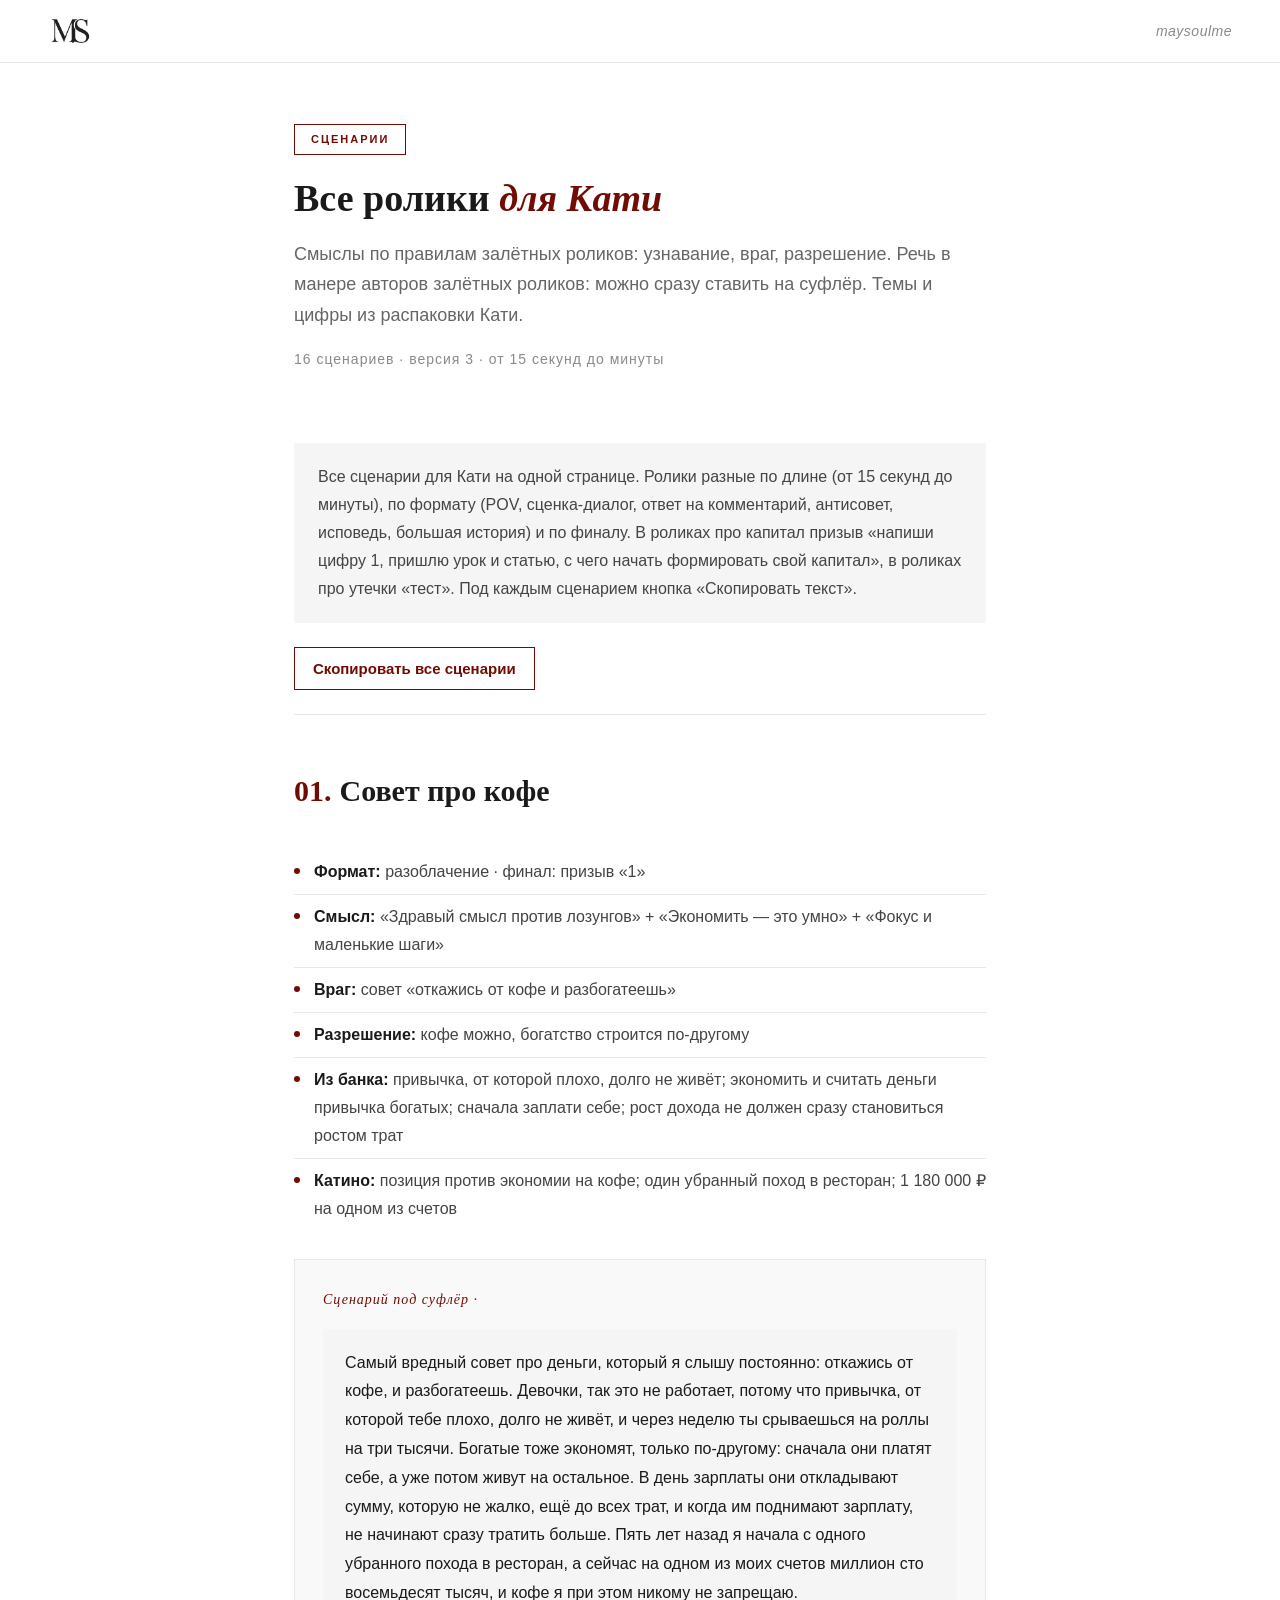
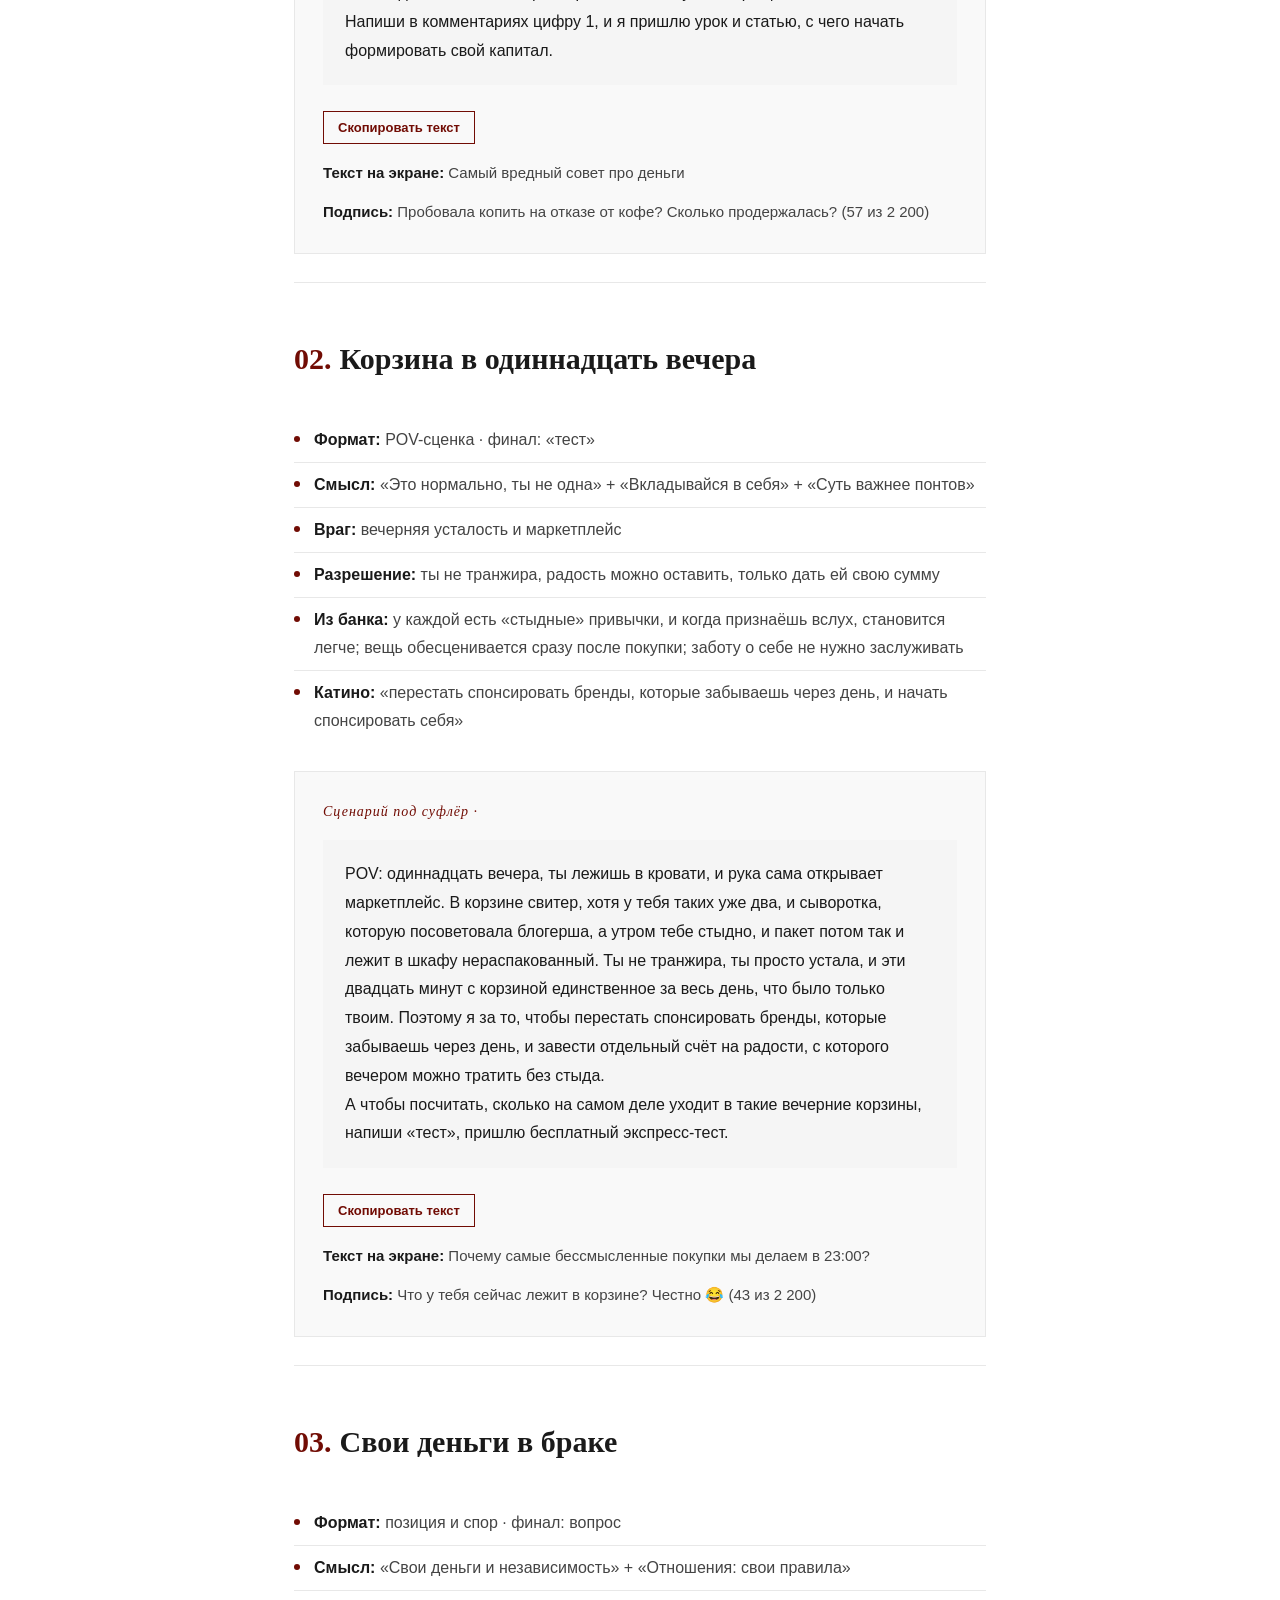
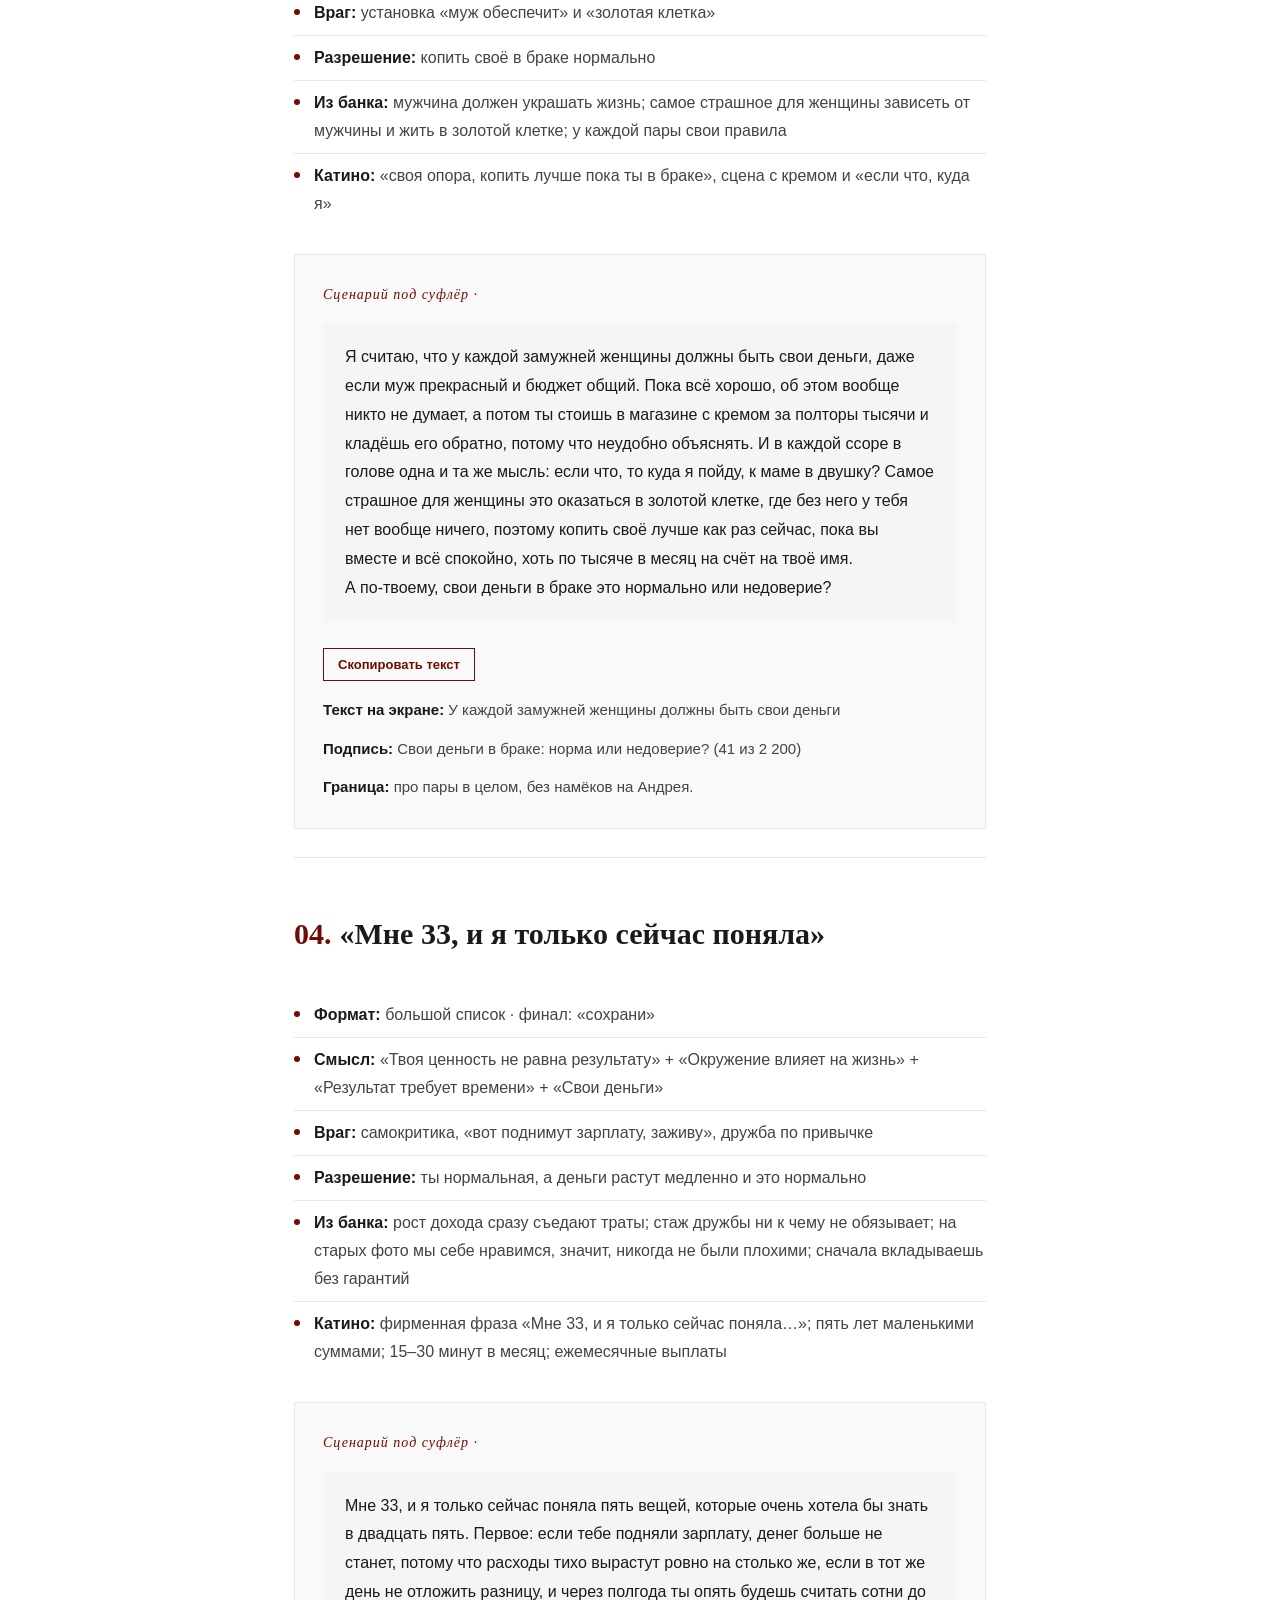
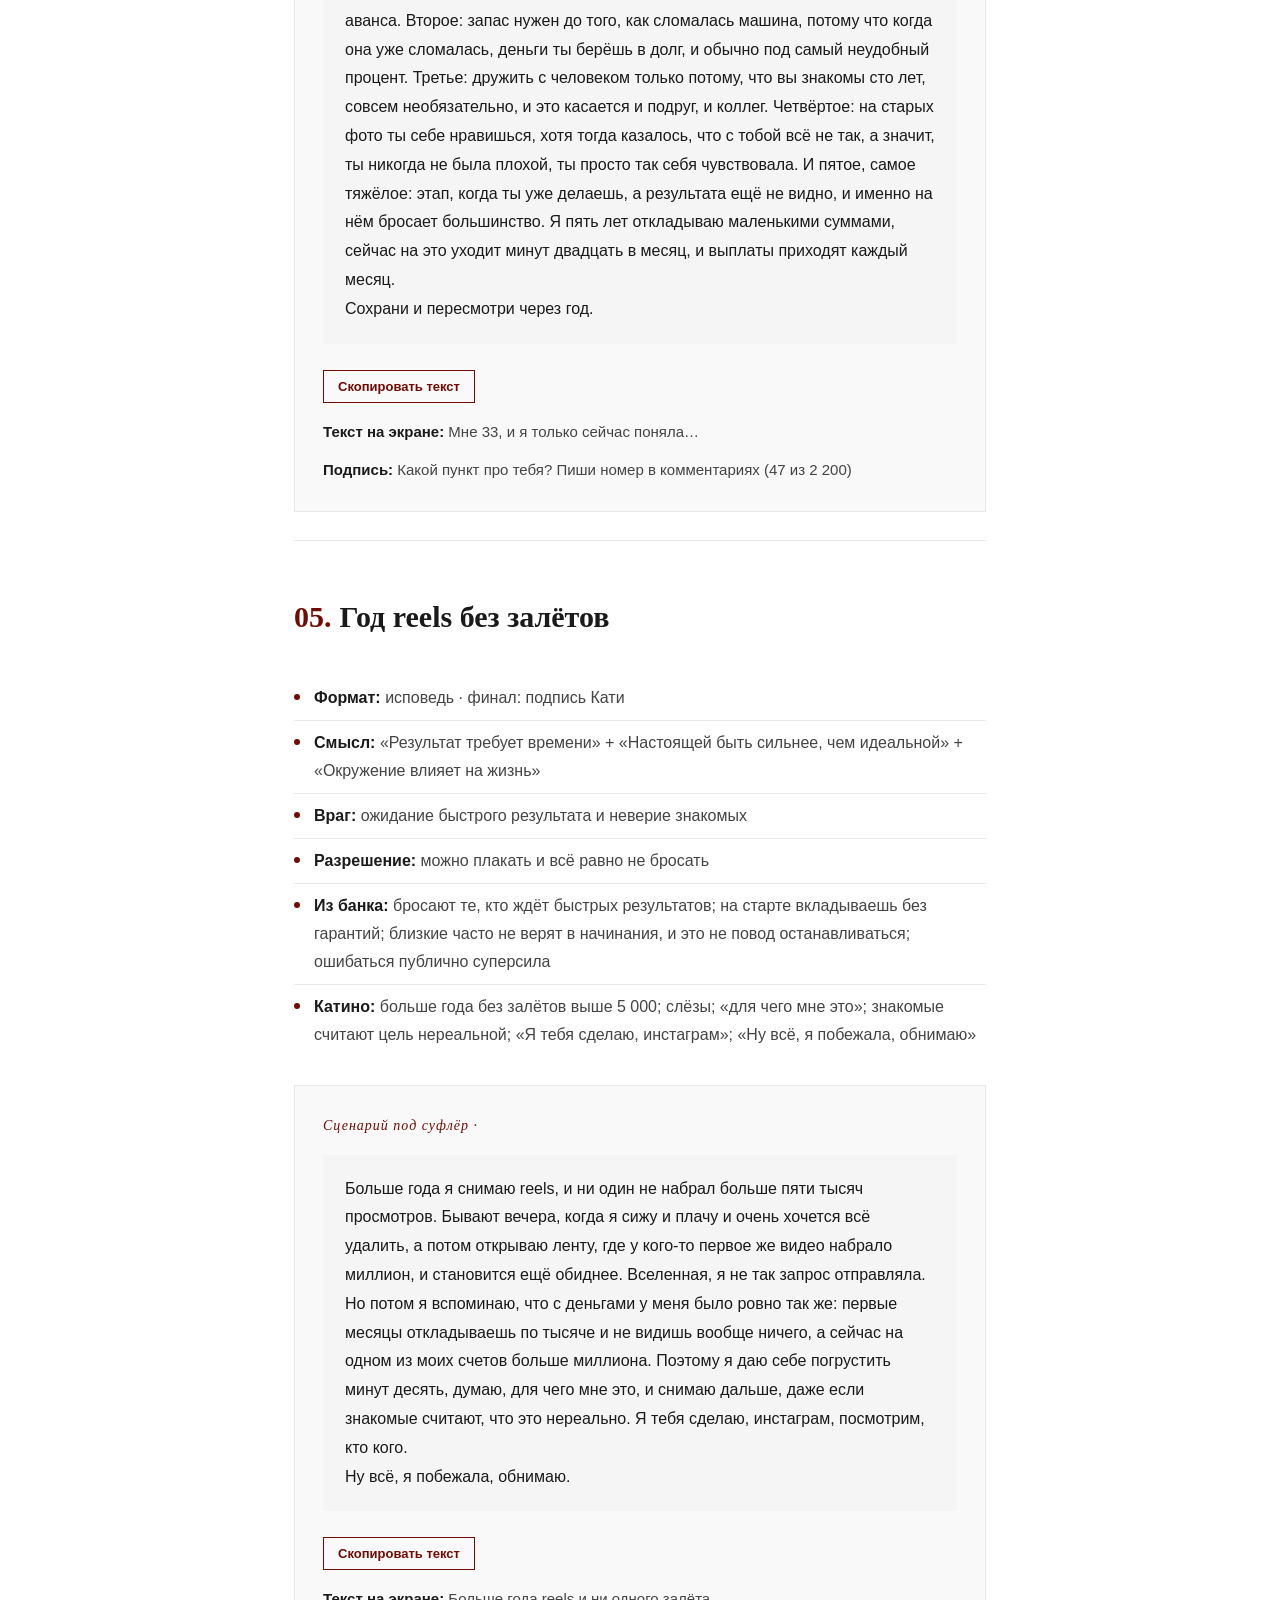
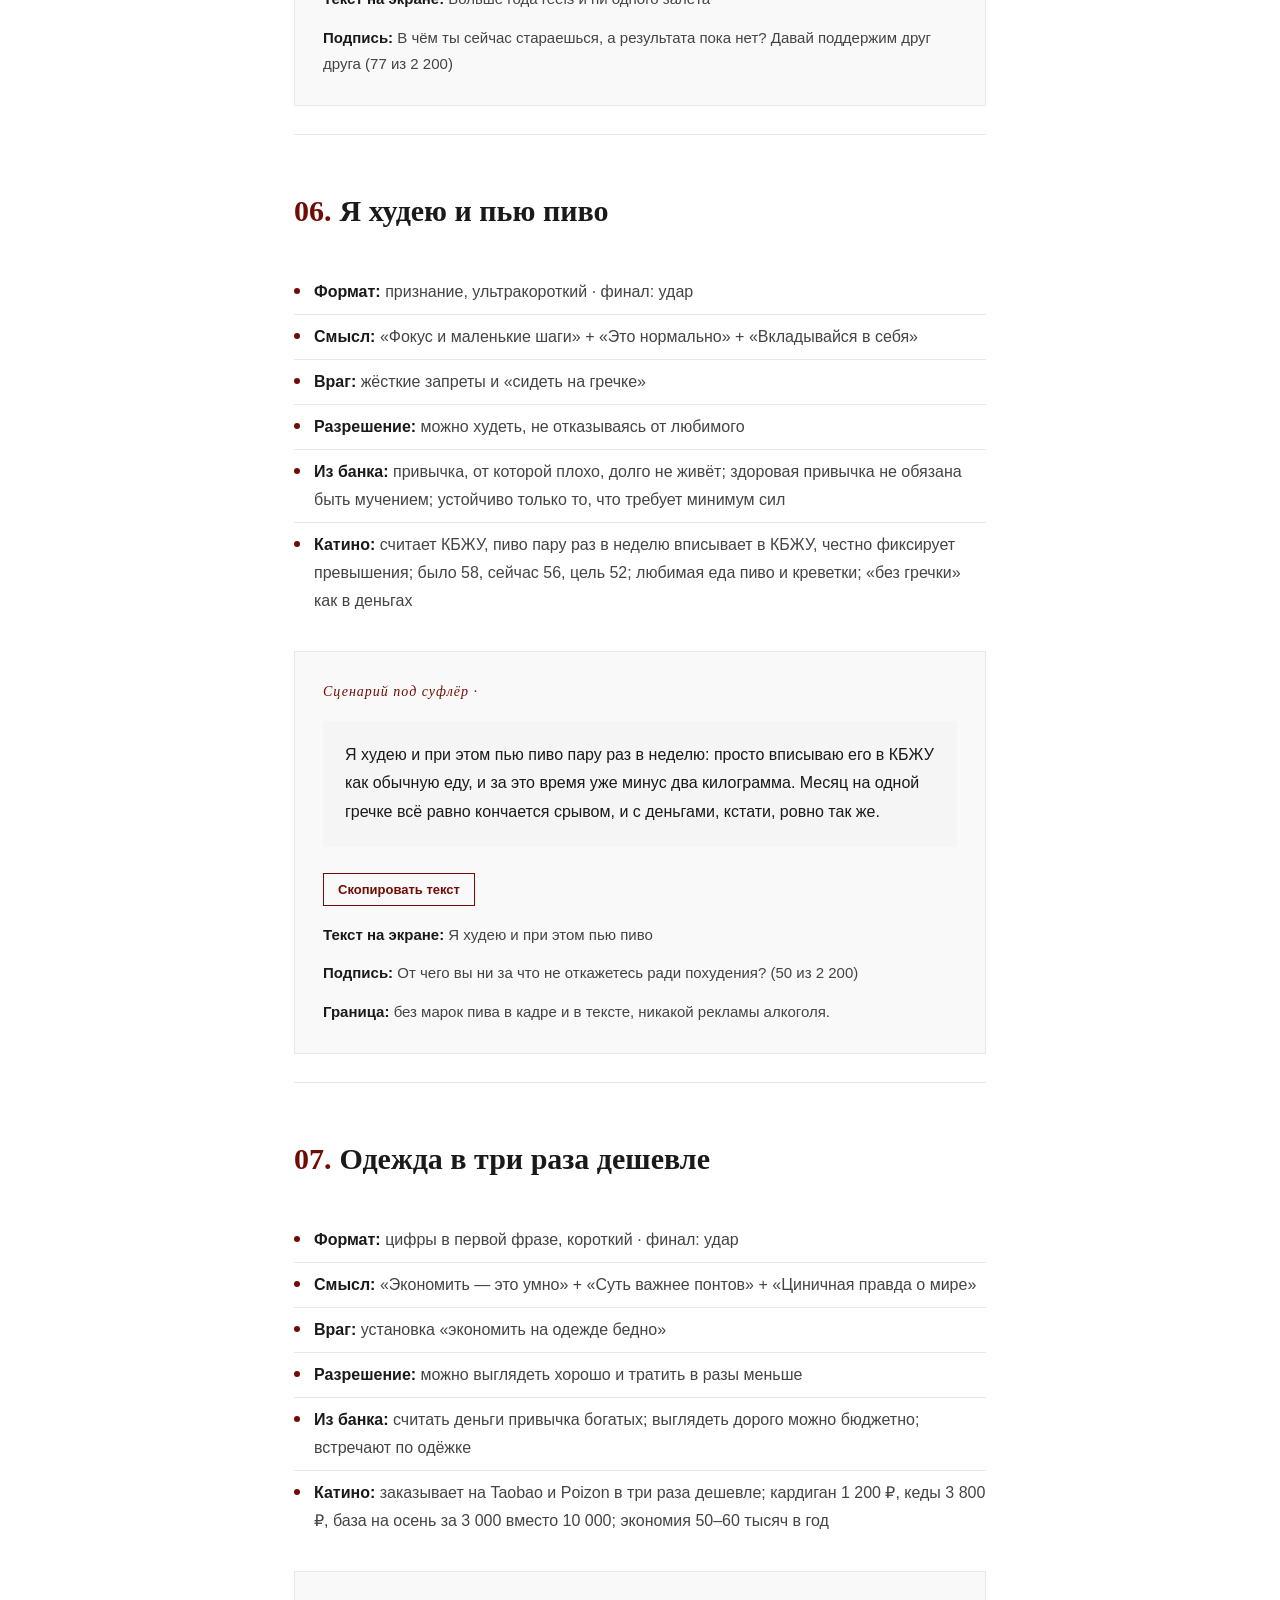
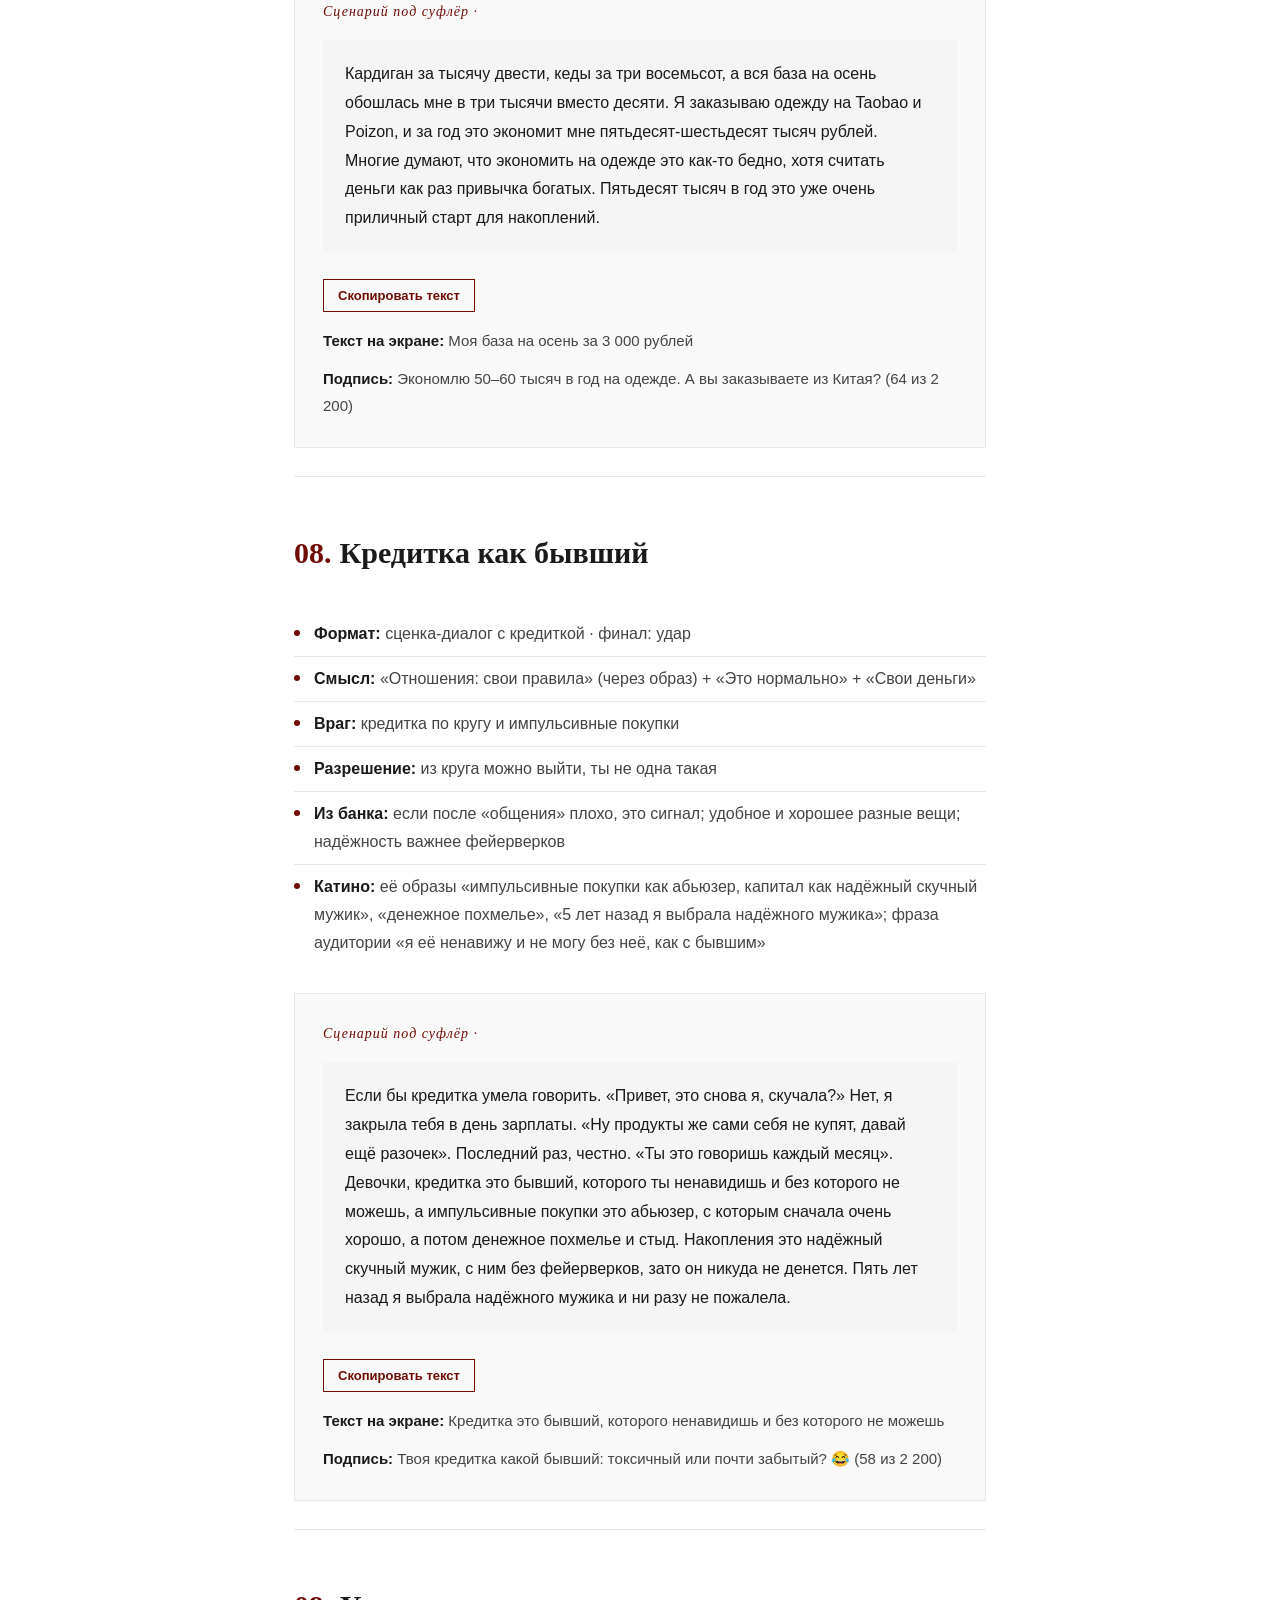
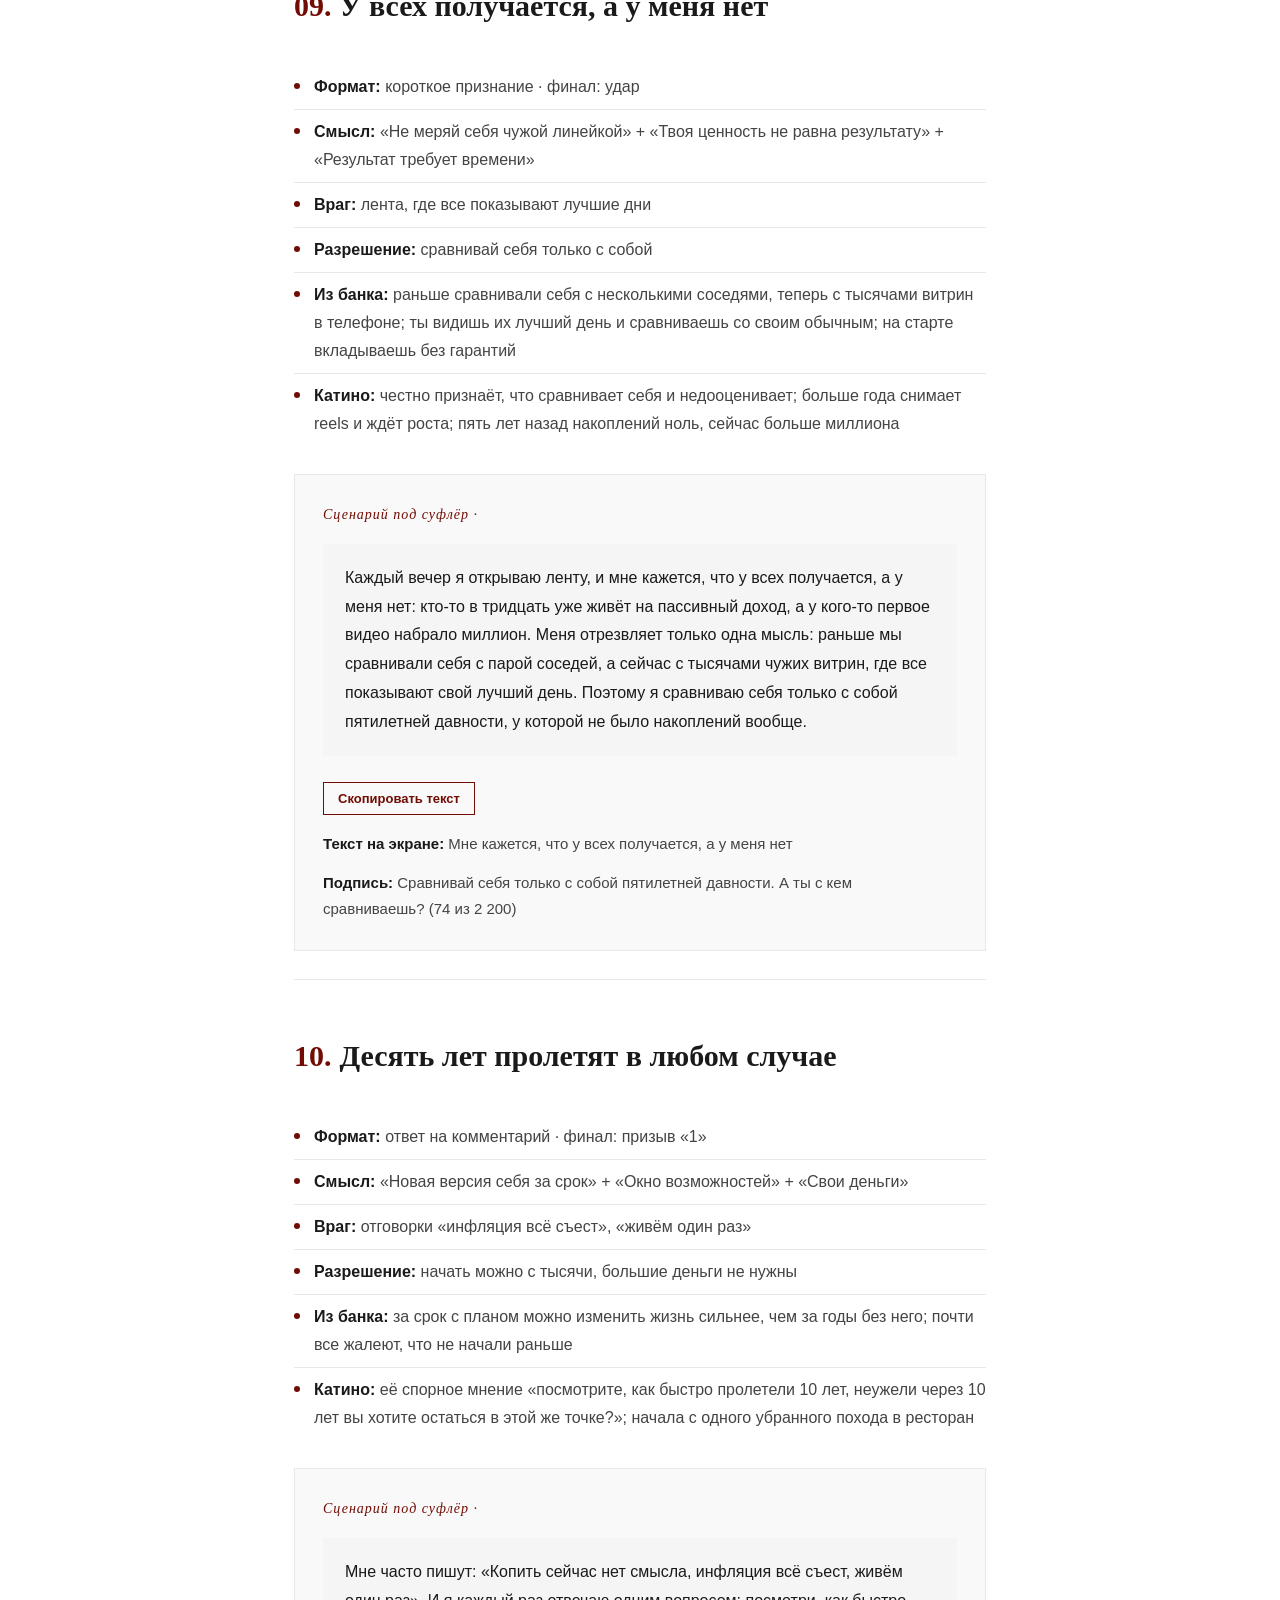
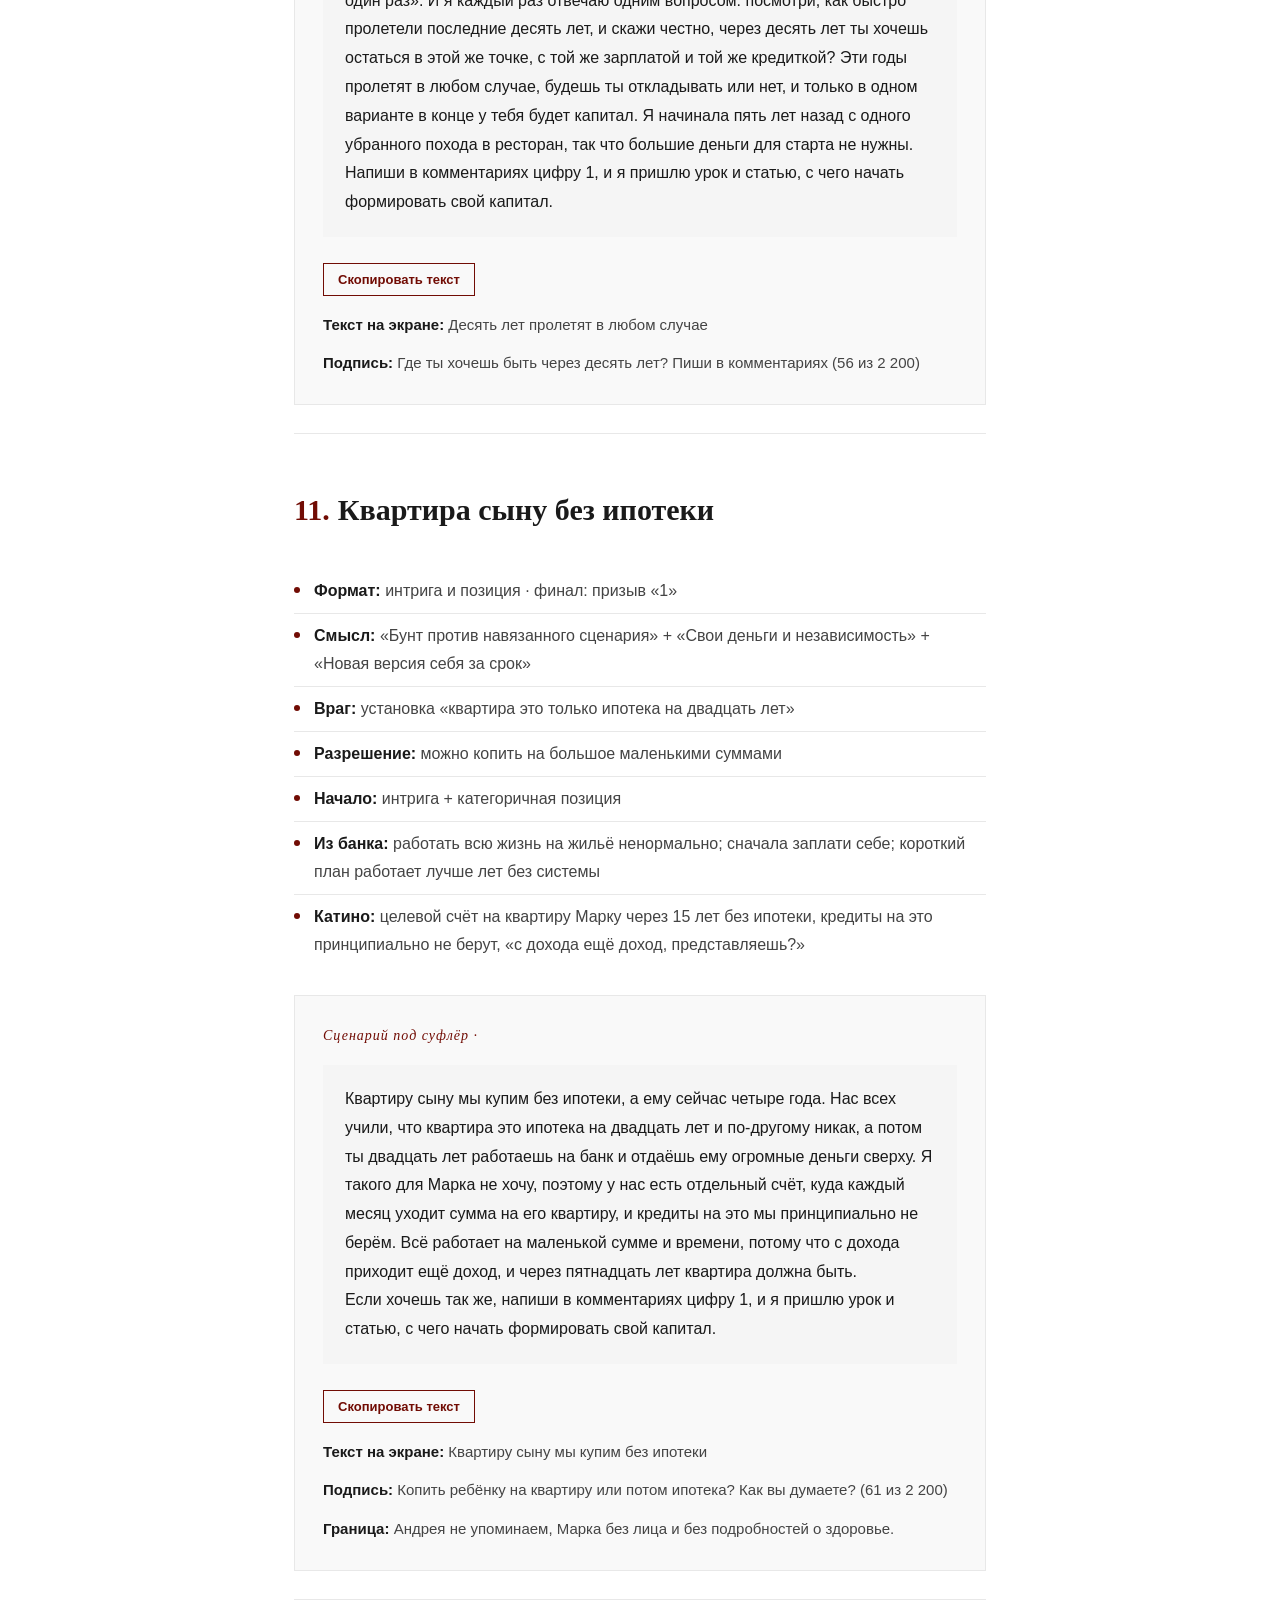
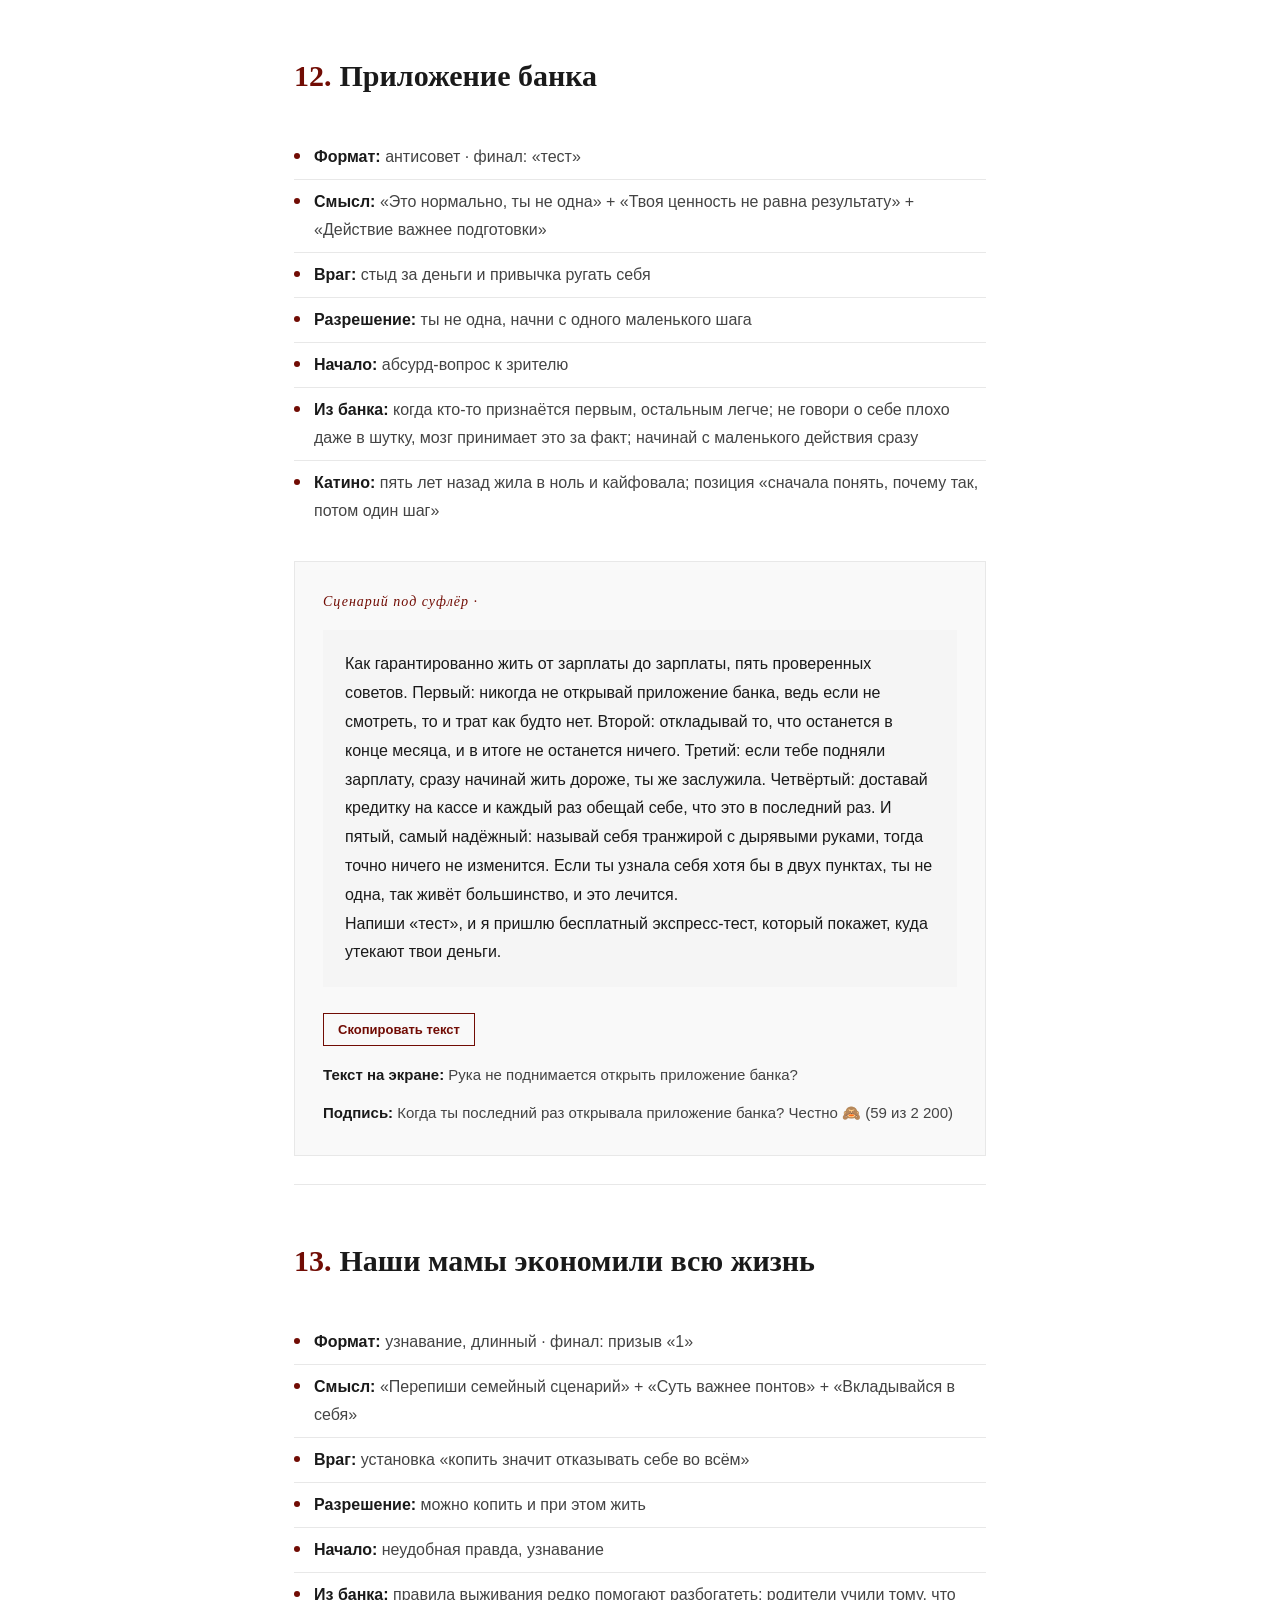
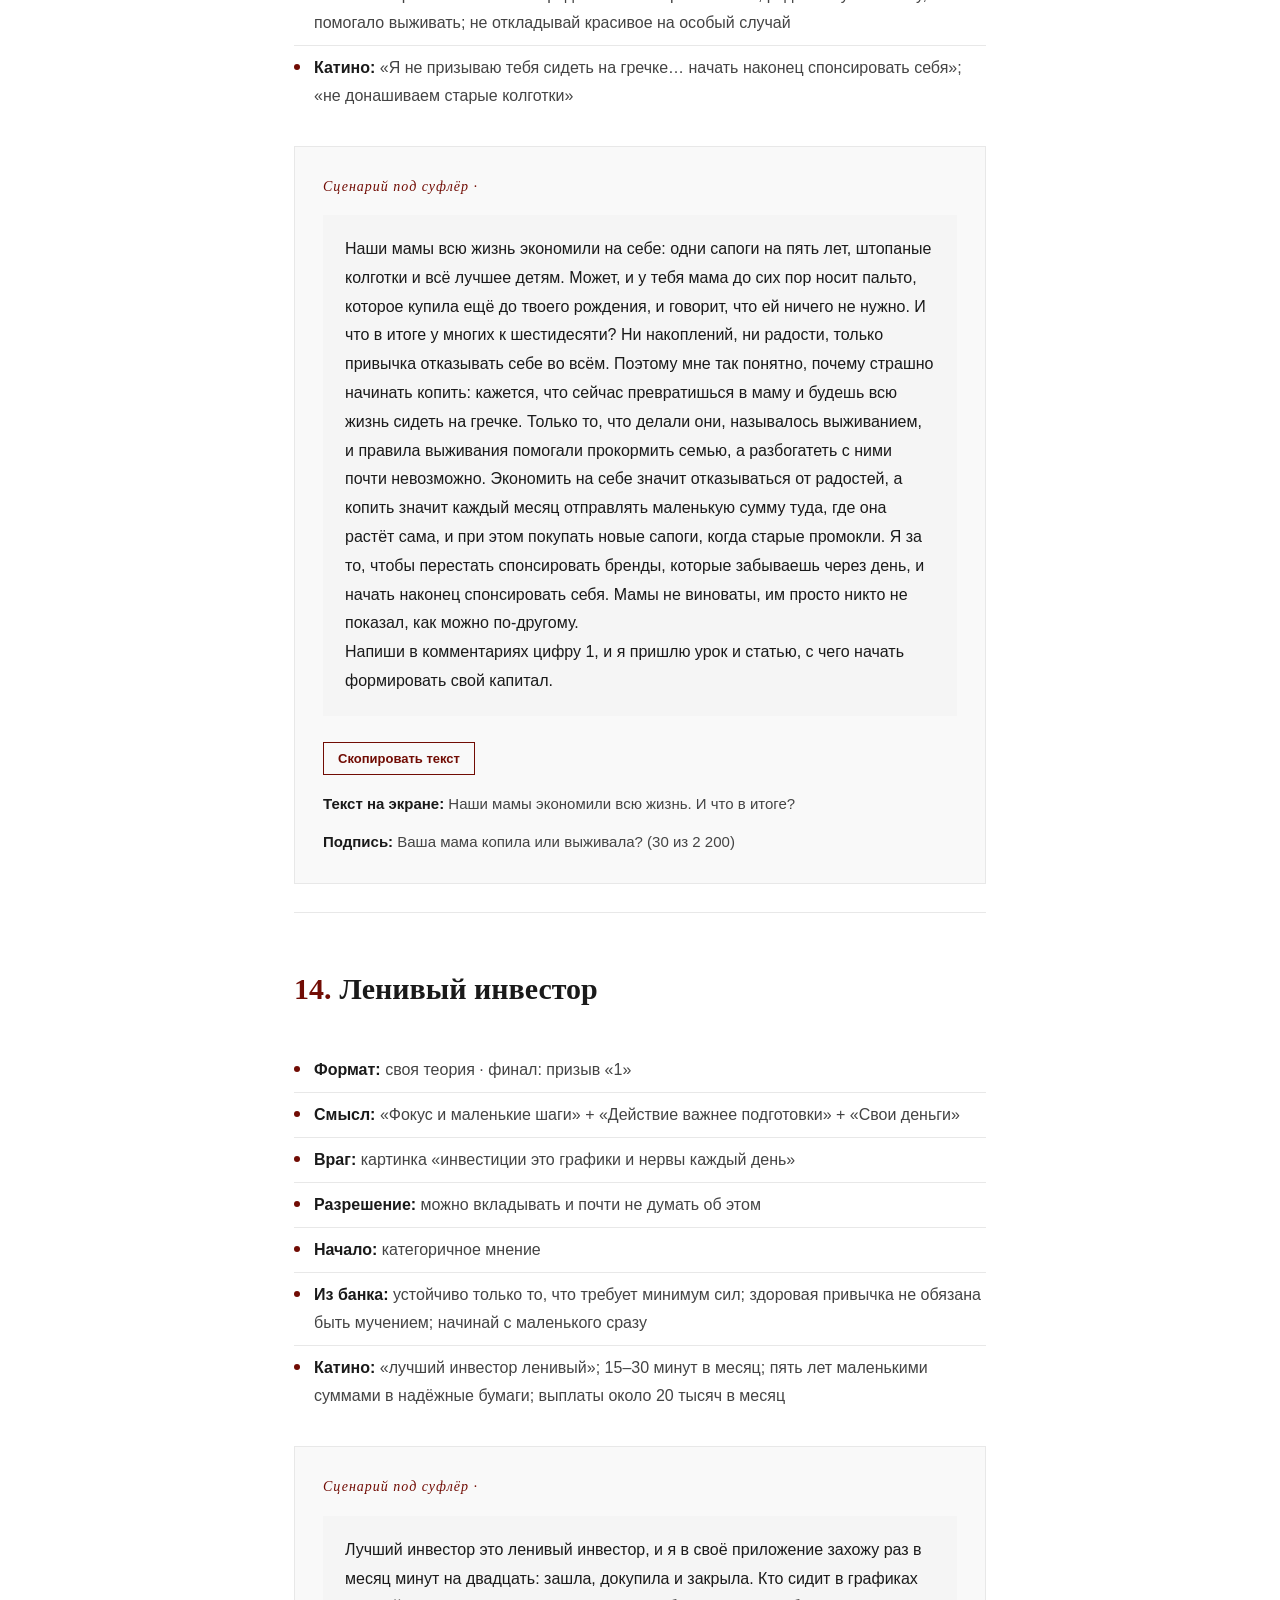
<file: reels-5.html>
<!doctype html><html lang="ru"><head><meta charset="utf-8"><meta name="robots" content="noindex,nofollow"><meta http-equiv="refresh" content="0; url=reels.html"><title>Все ролики для Кати</title></head><body><a href="reels.html">Все ролики для Кати</a></body></html>
</file>
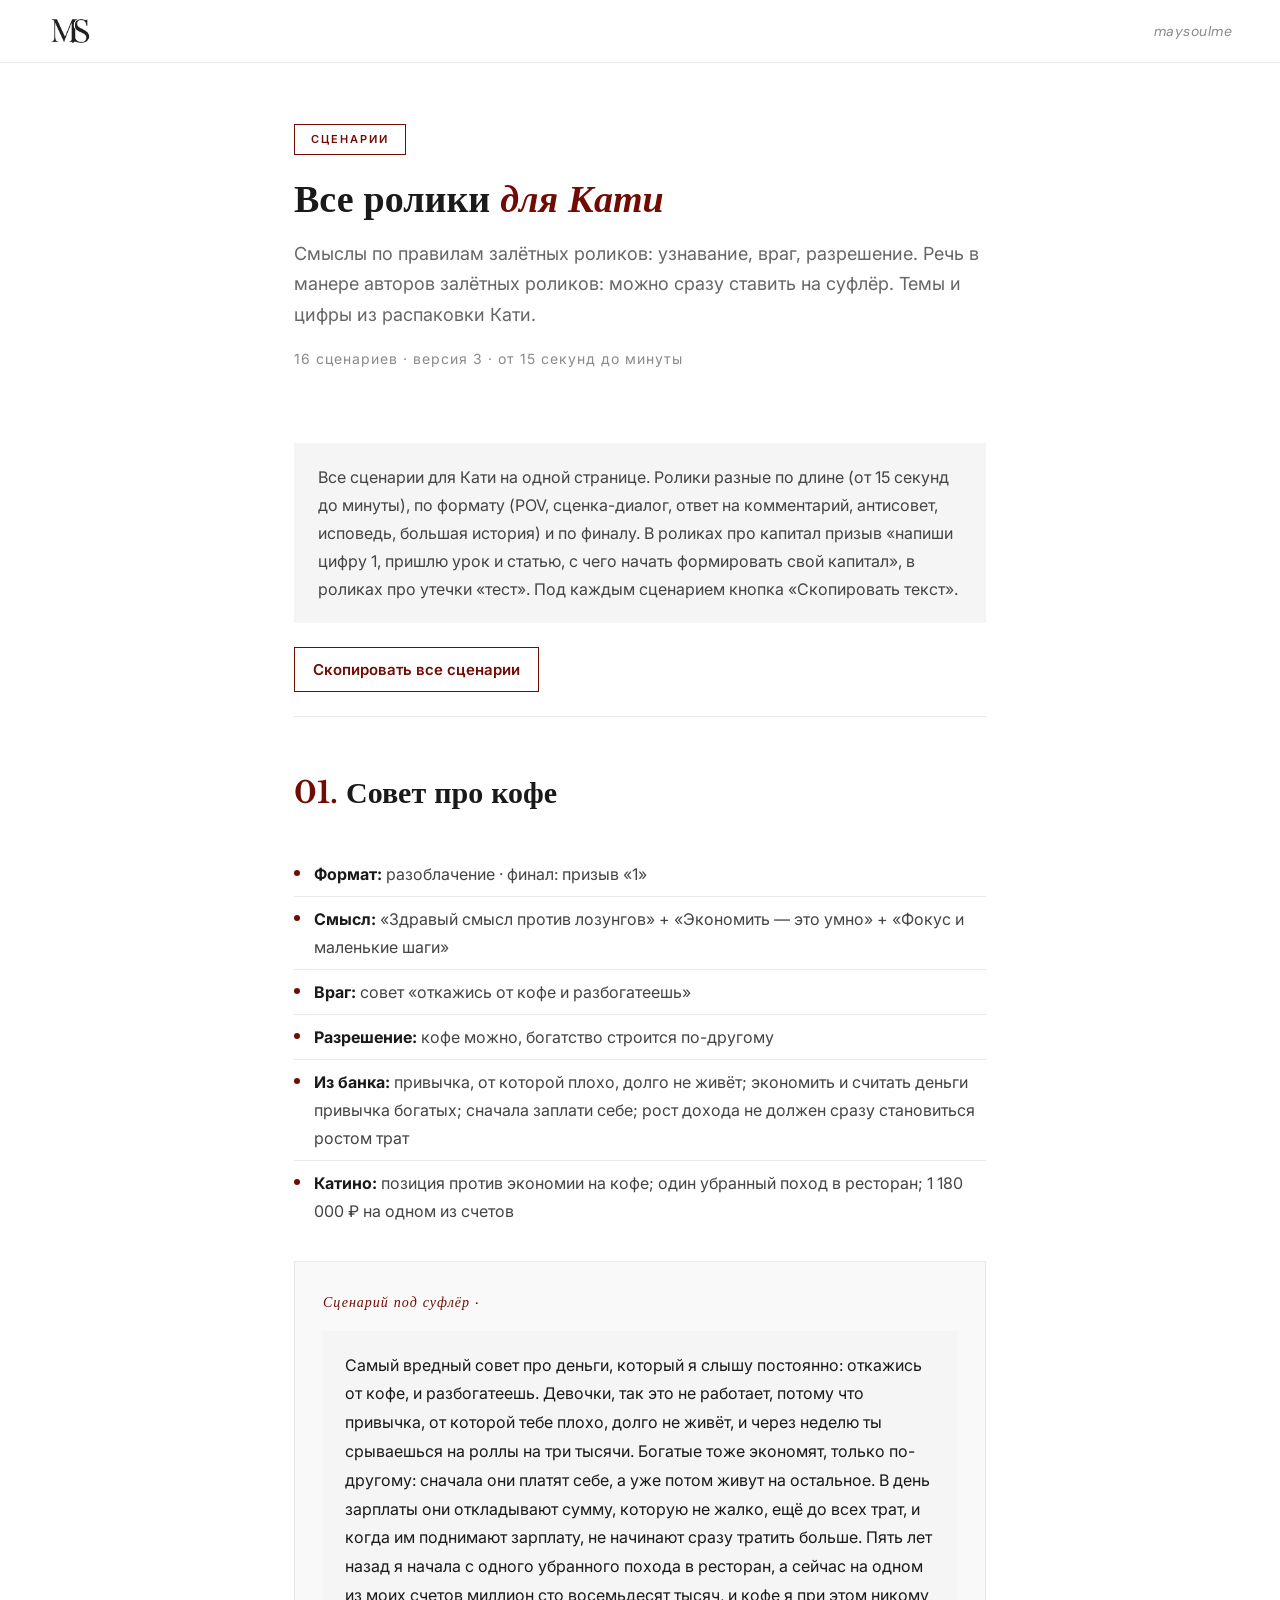
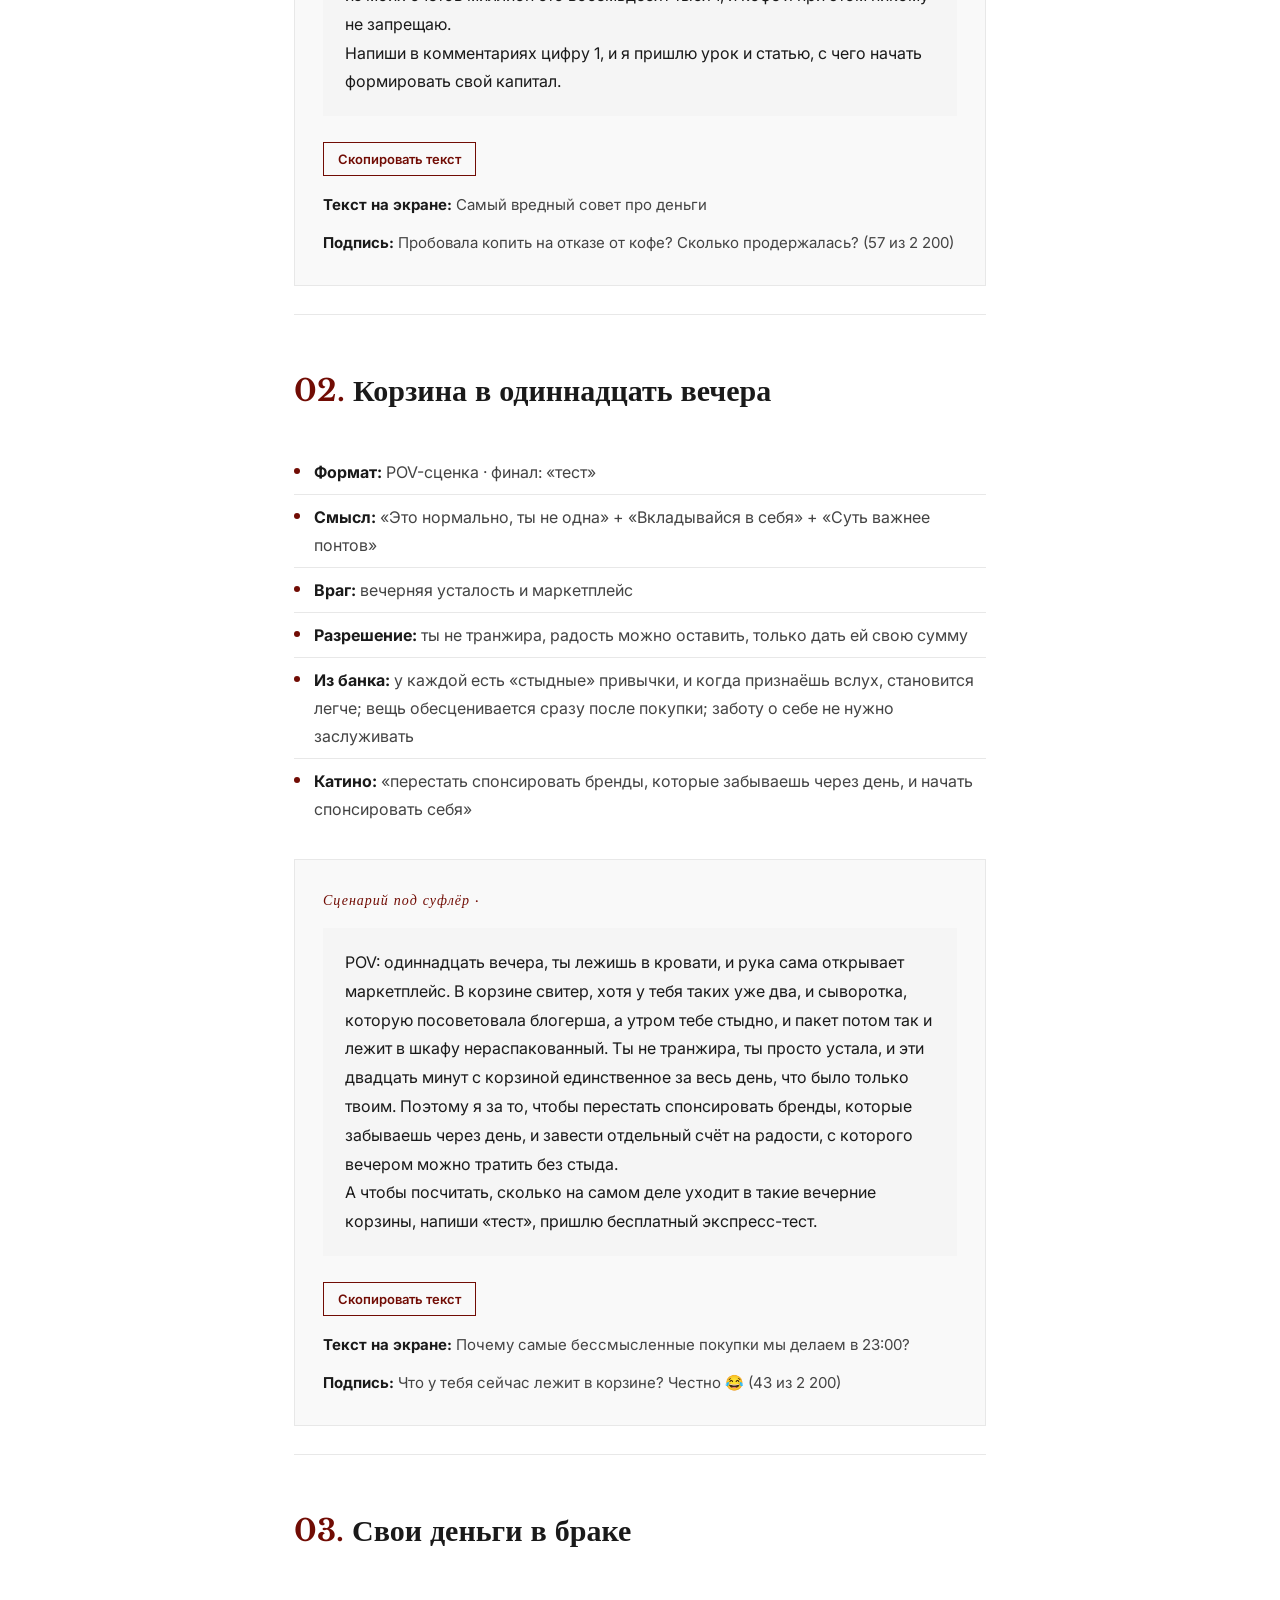
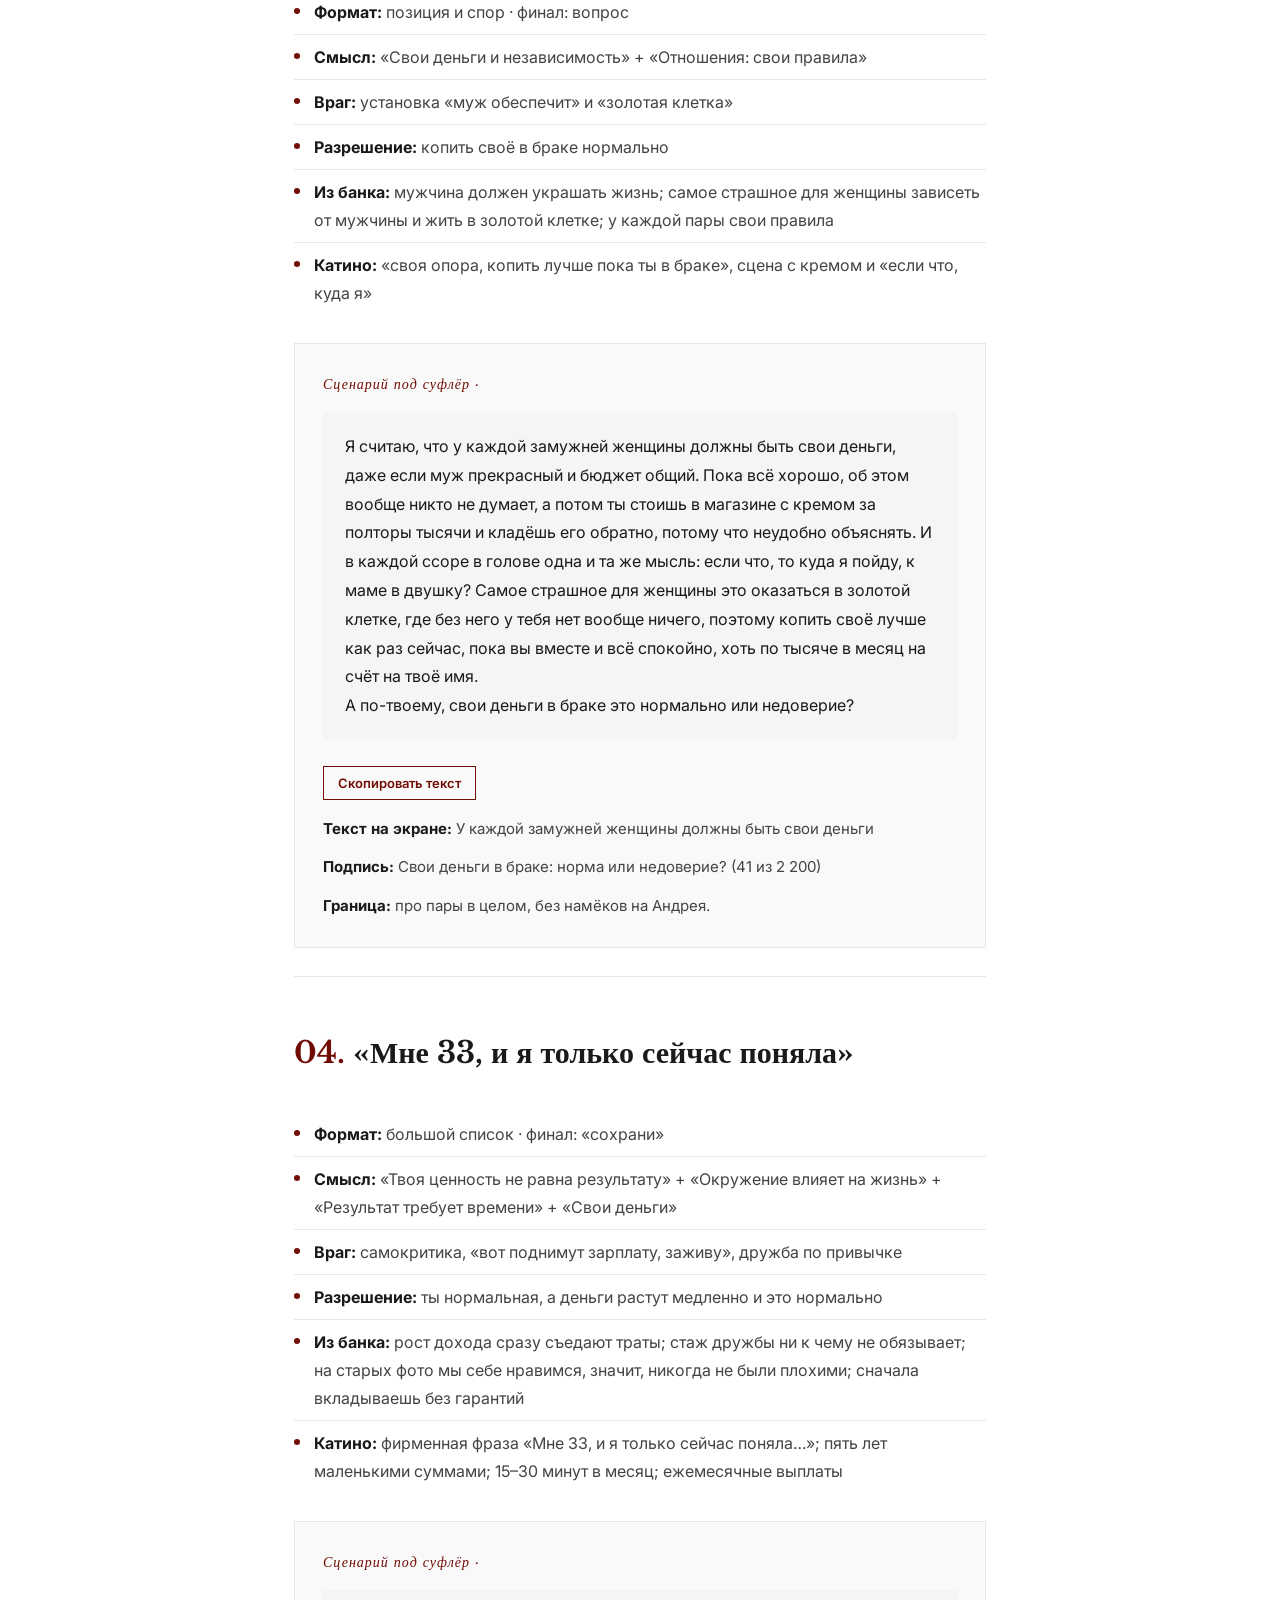
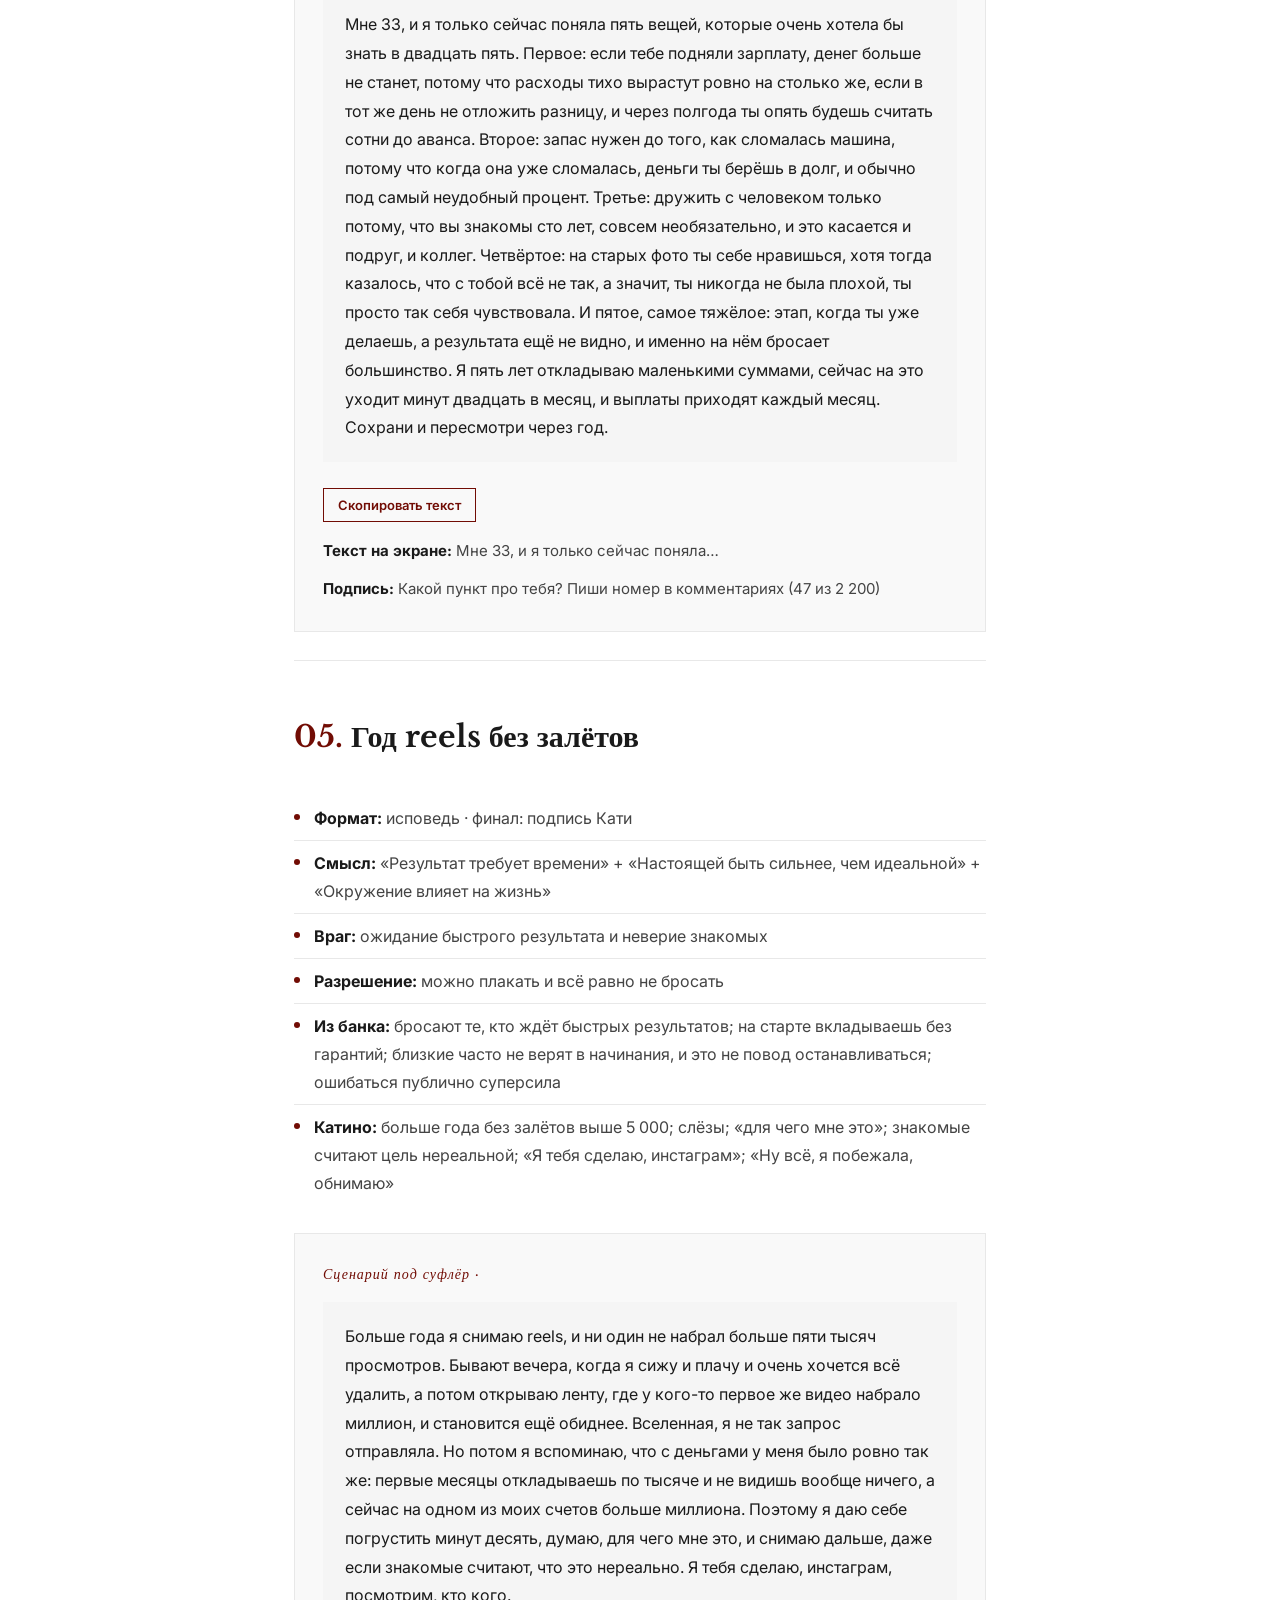
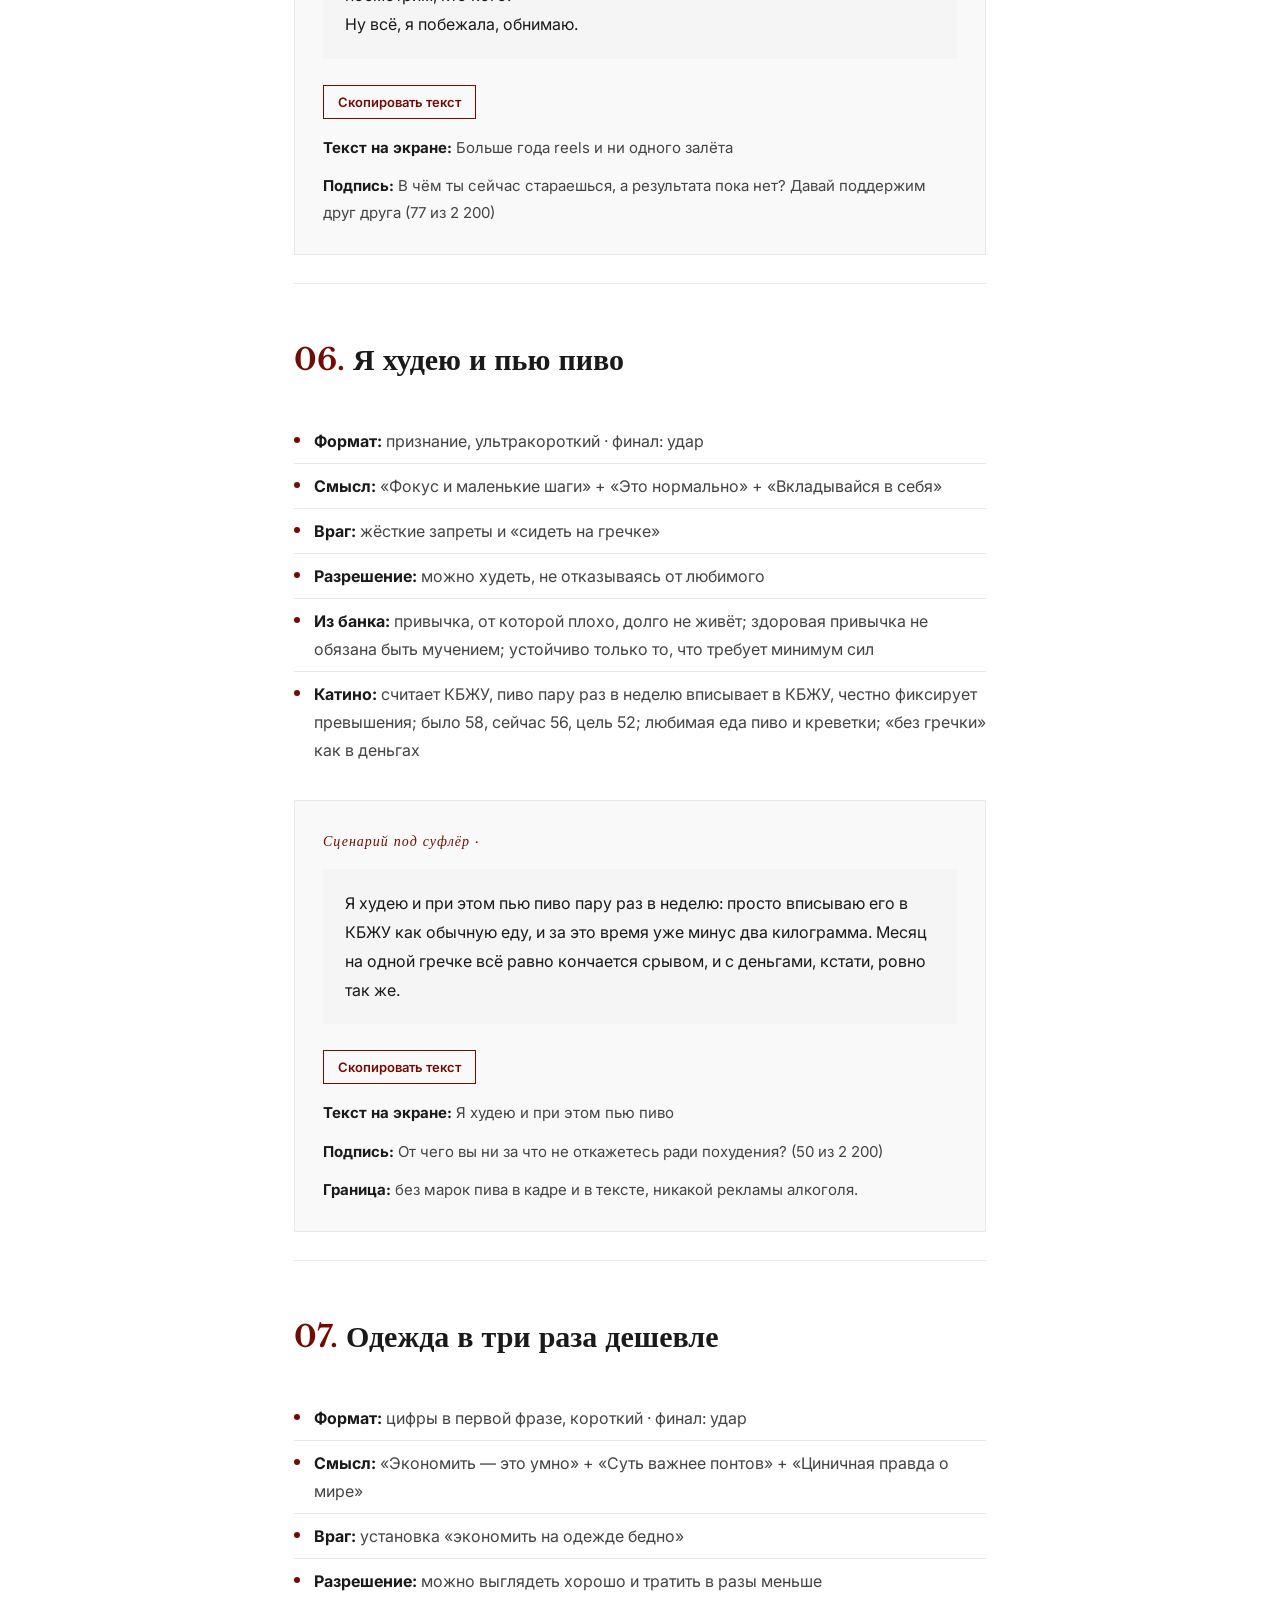
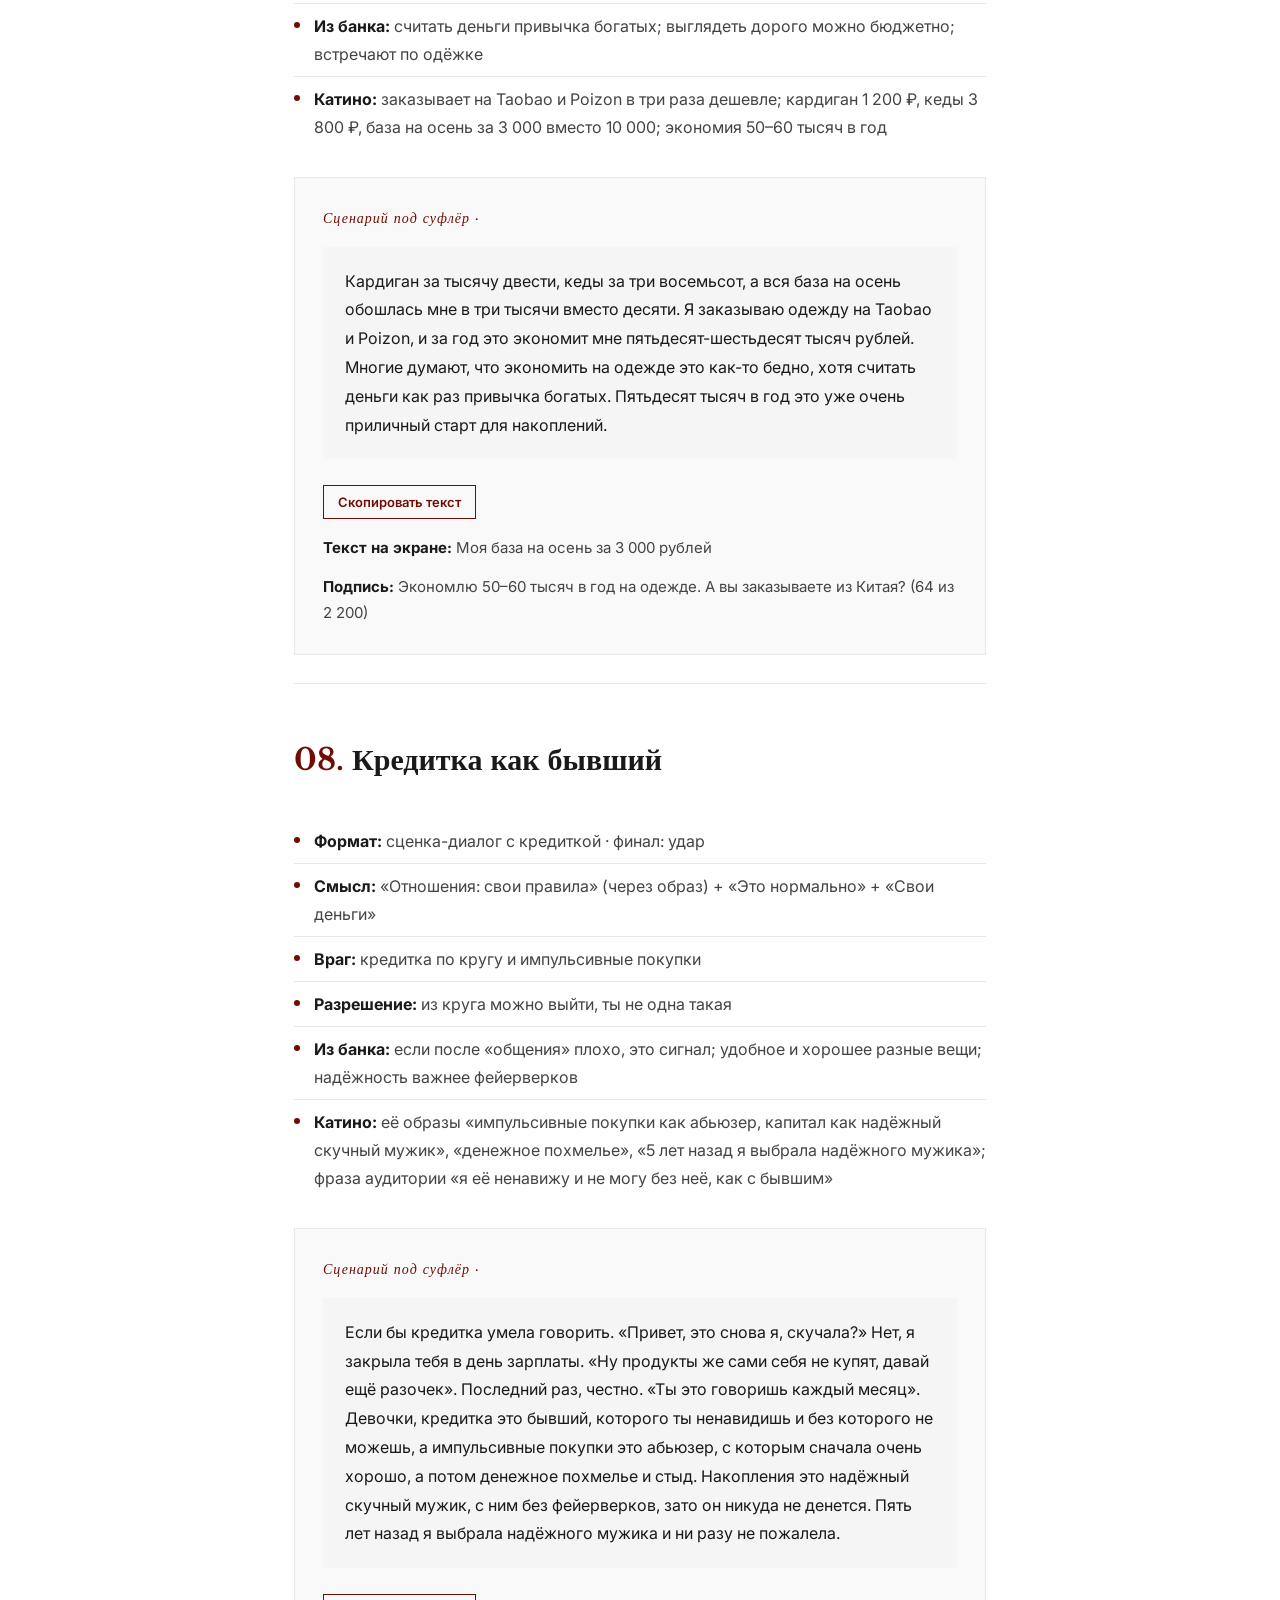
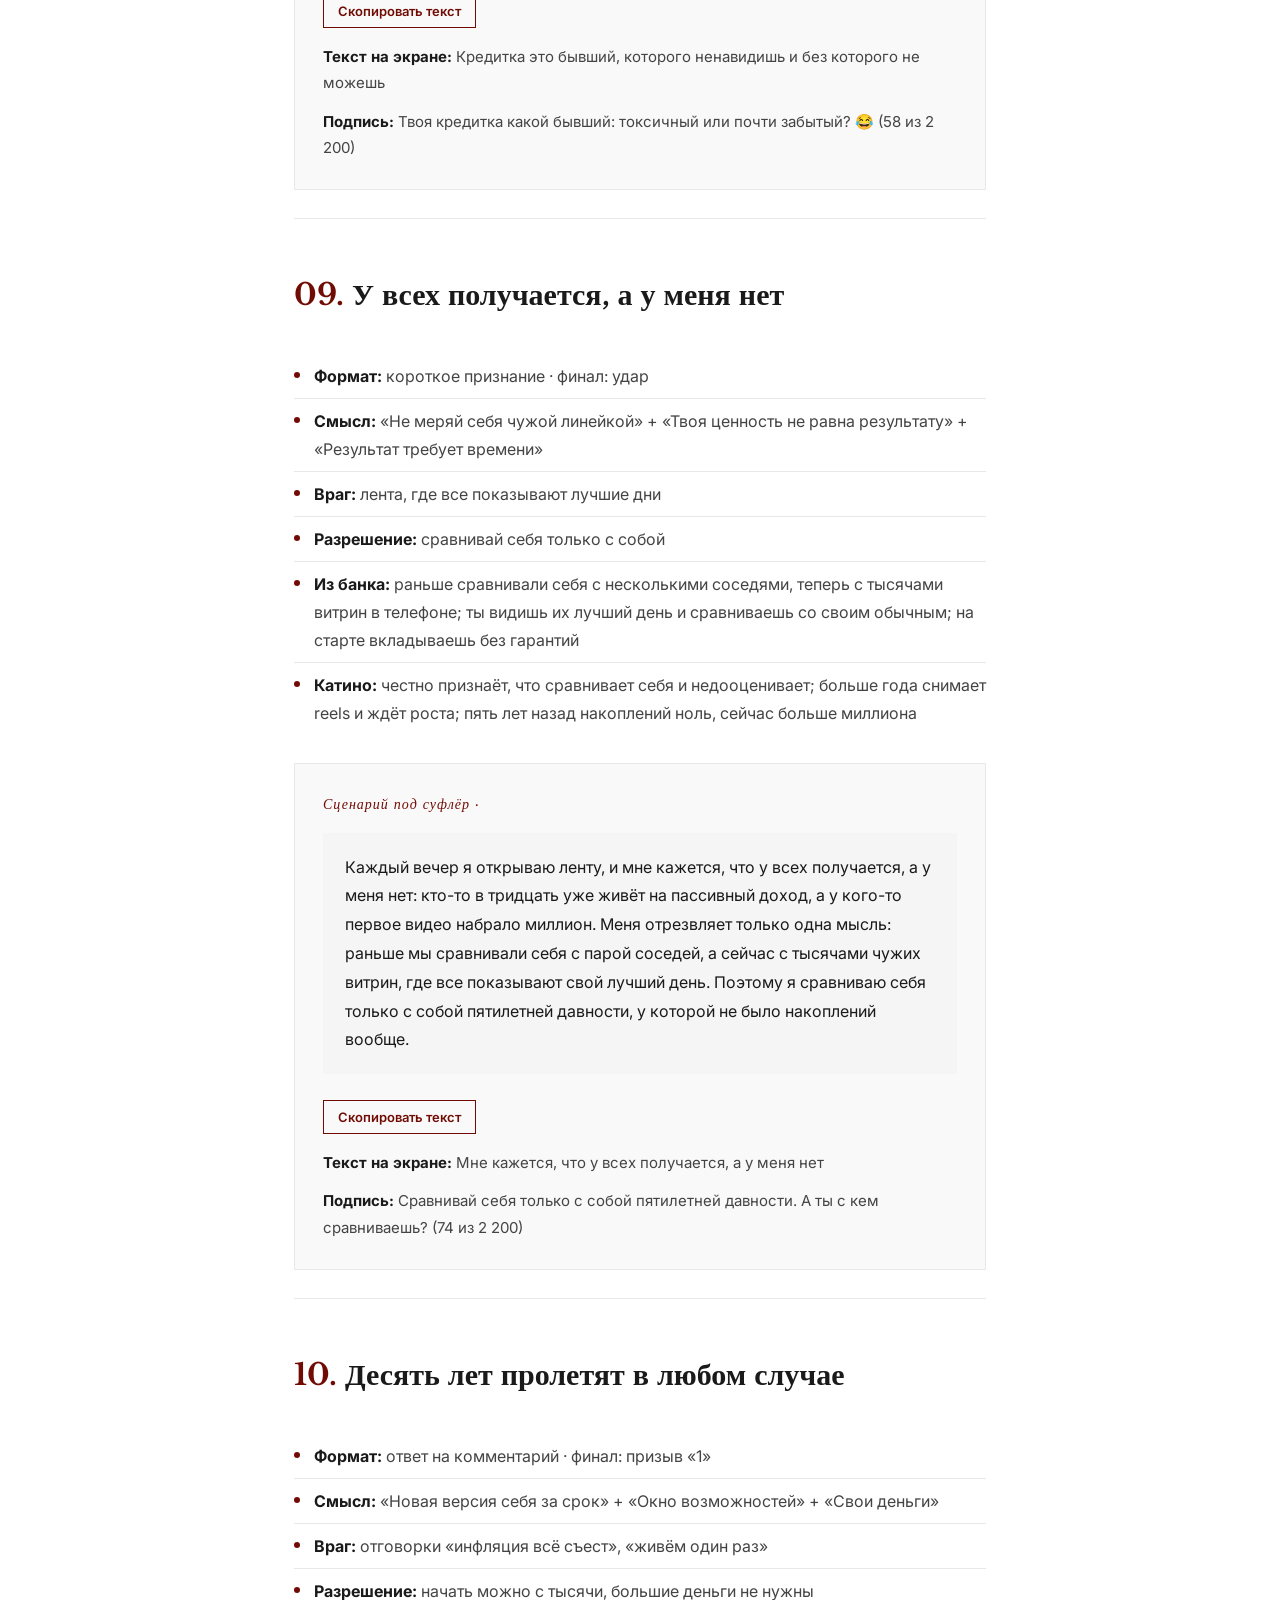
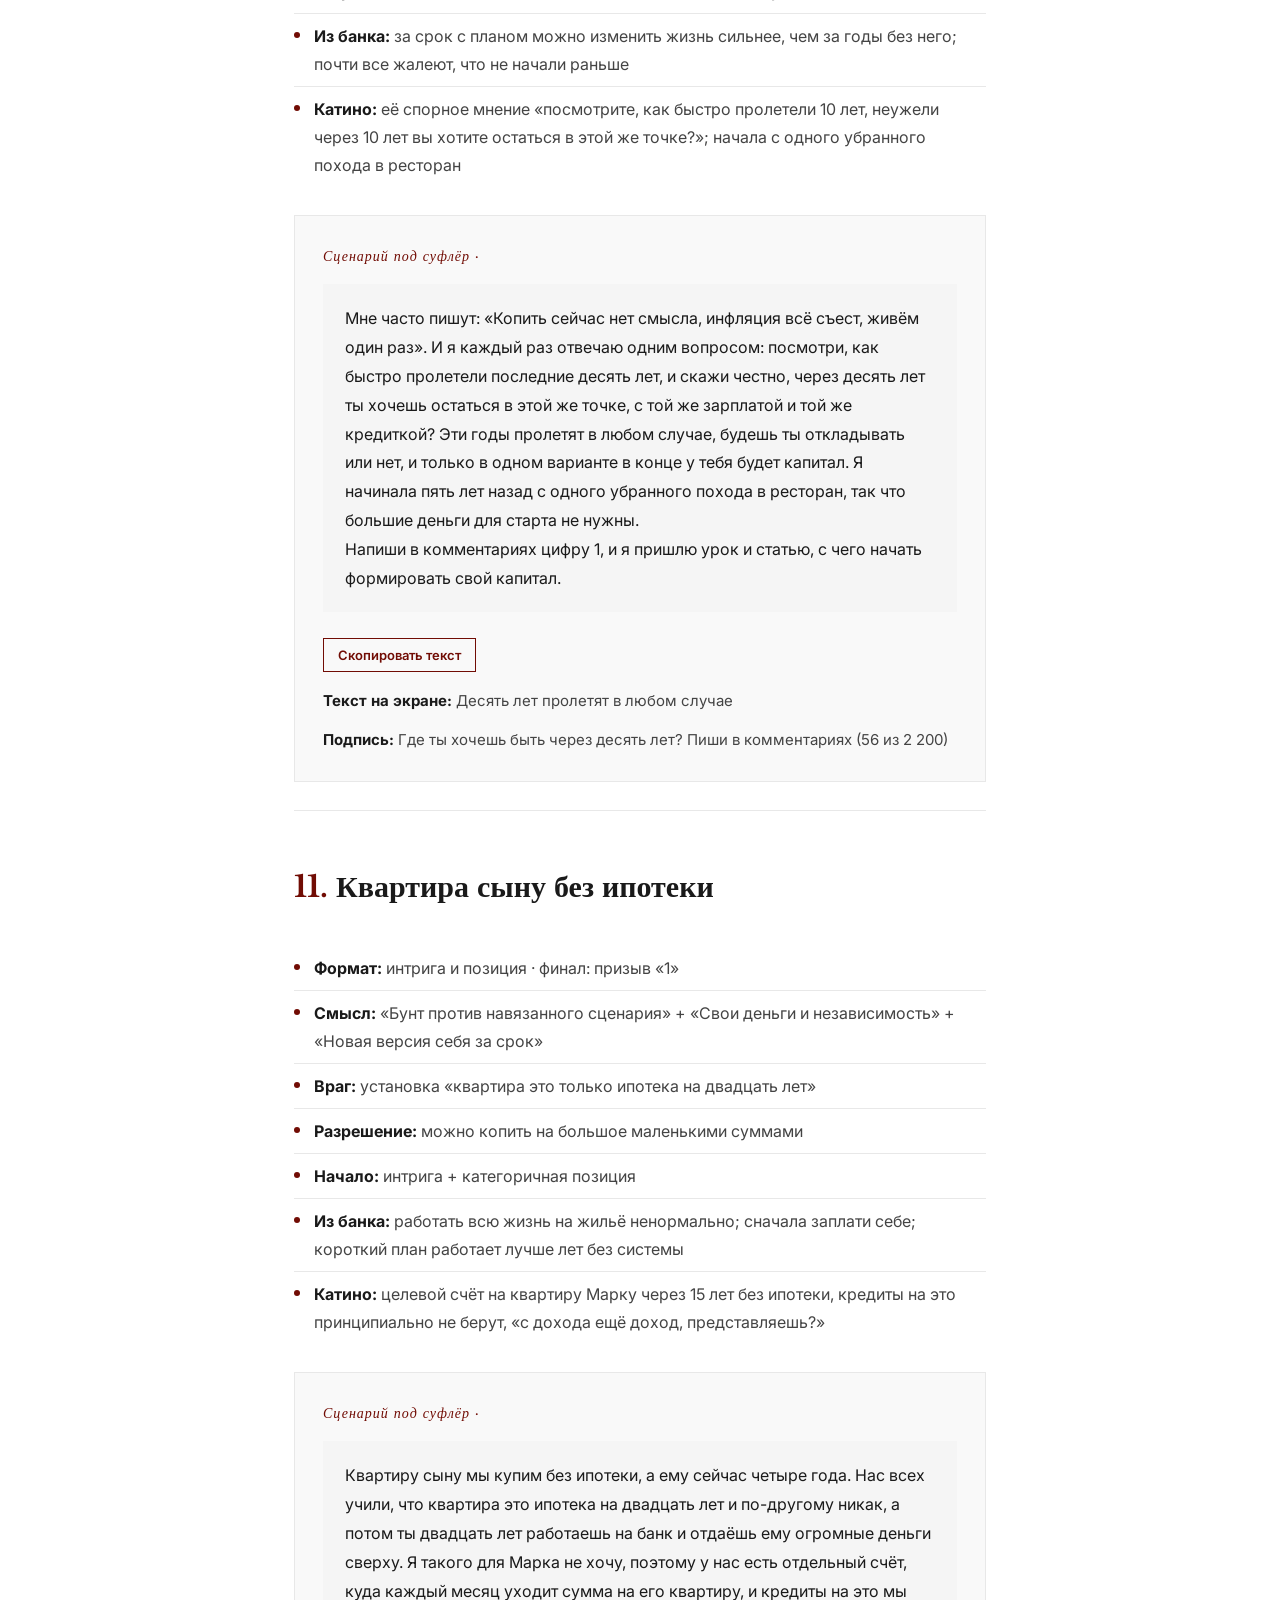
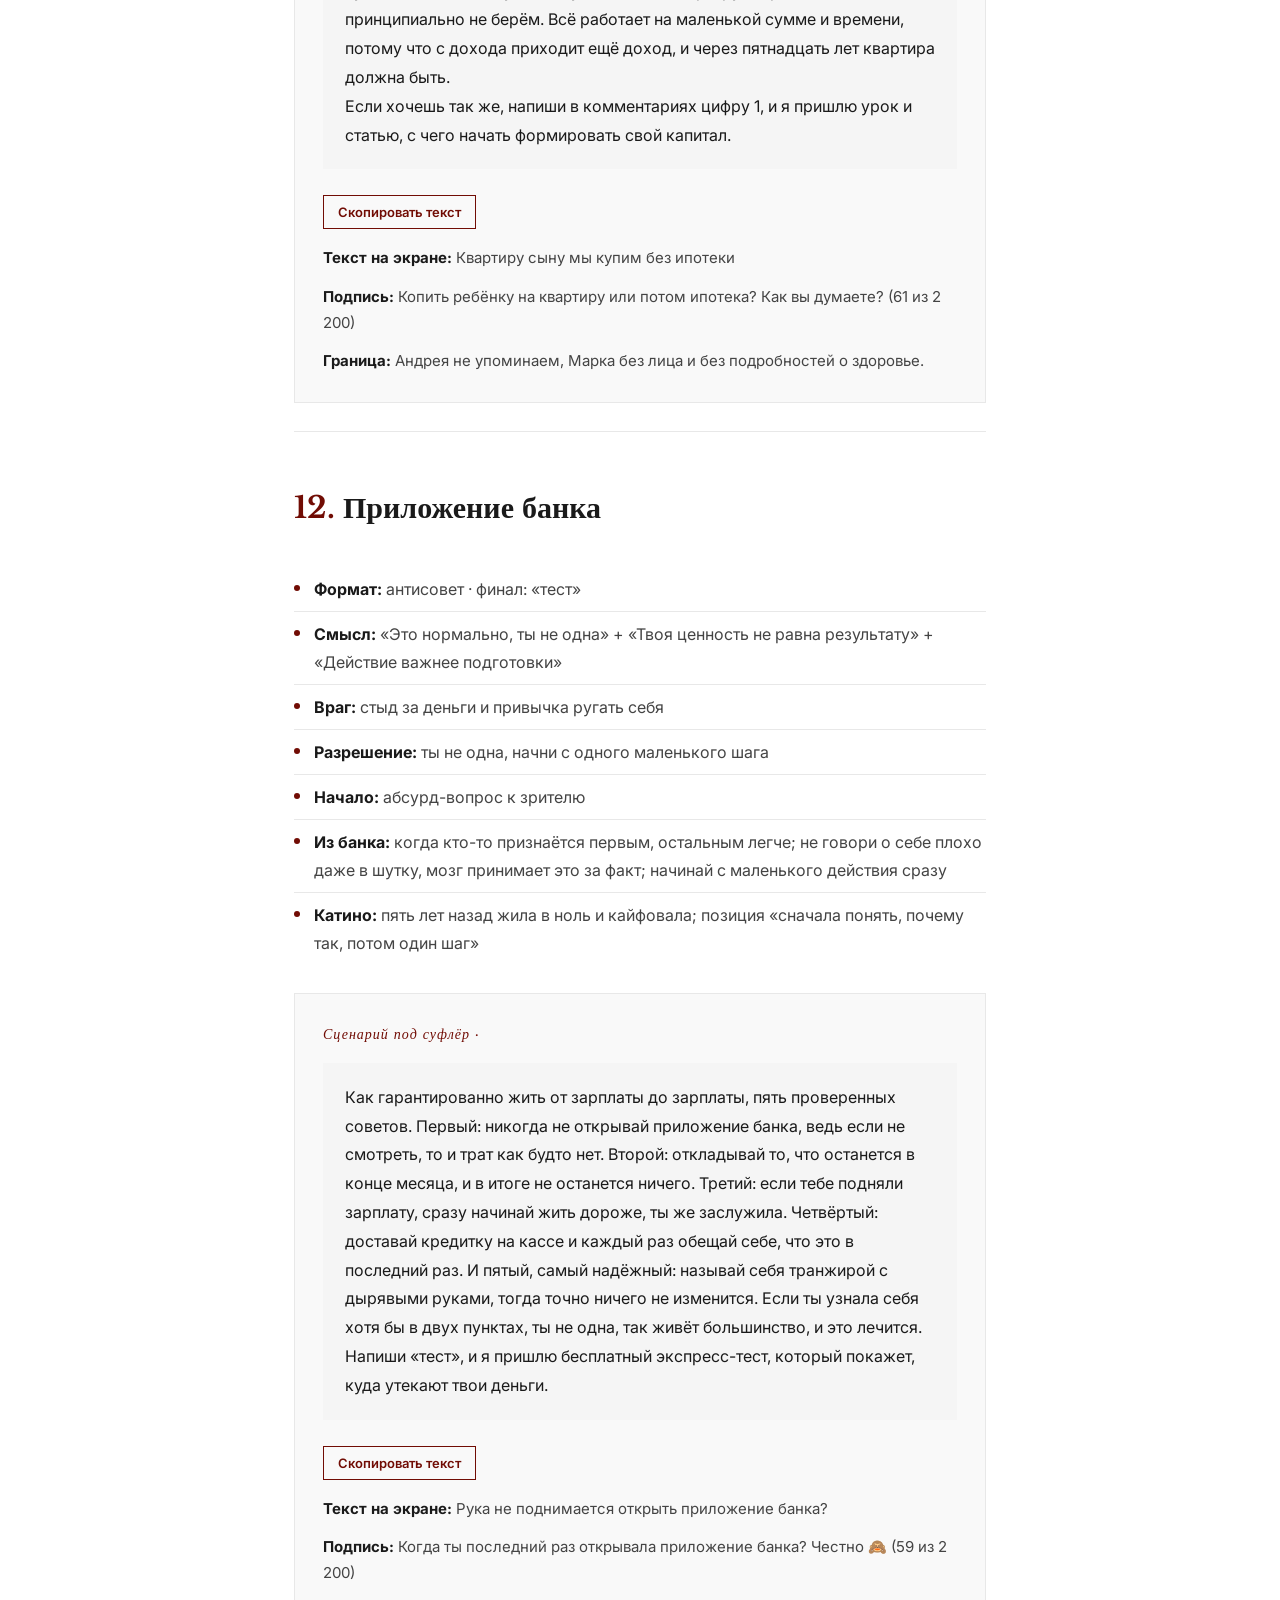
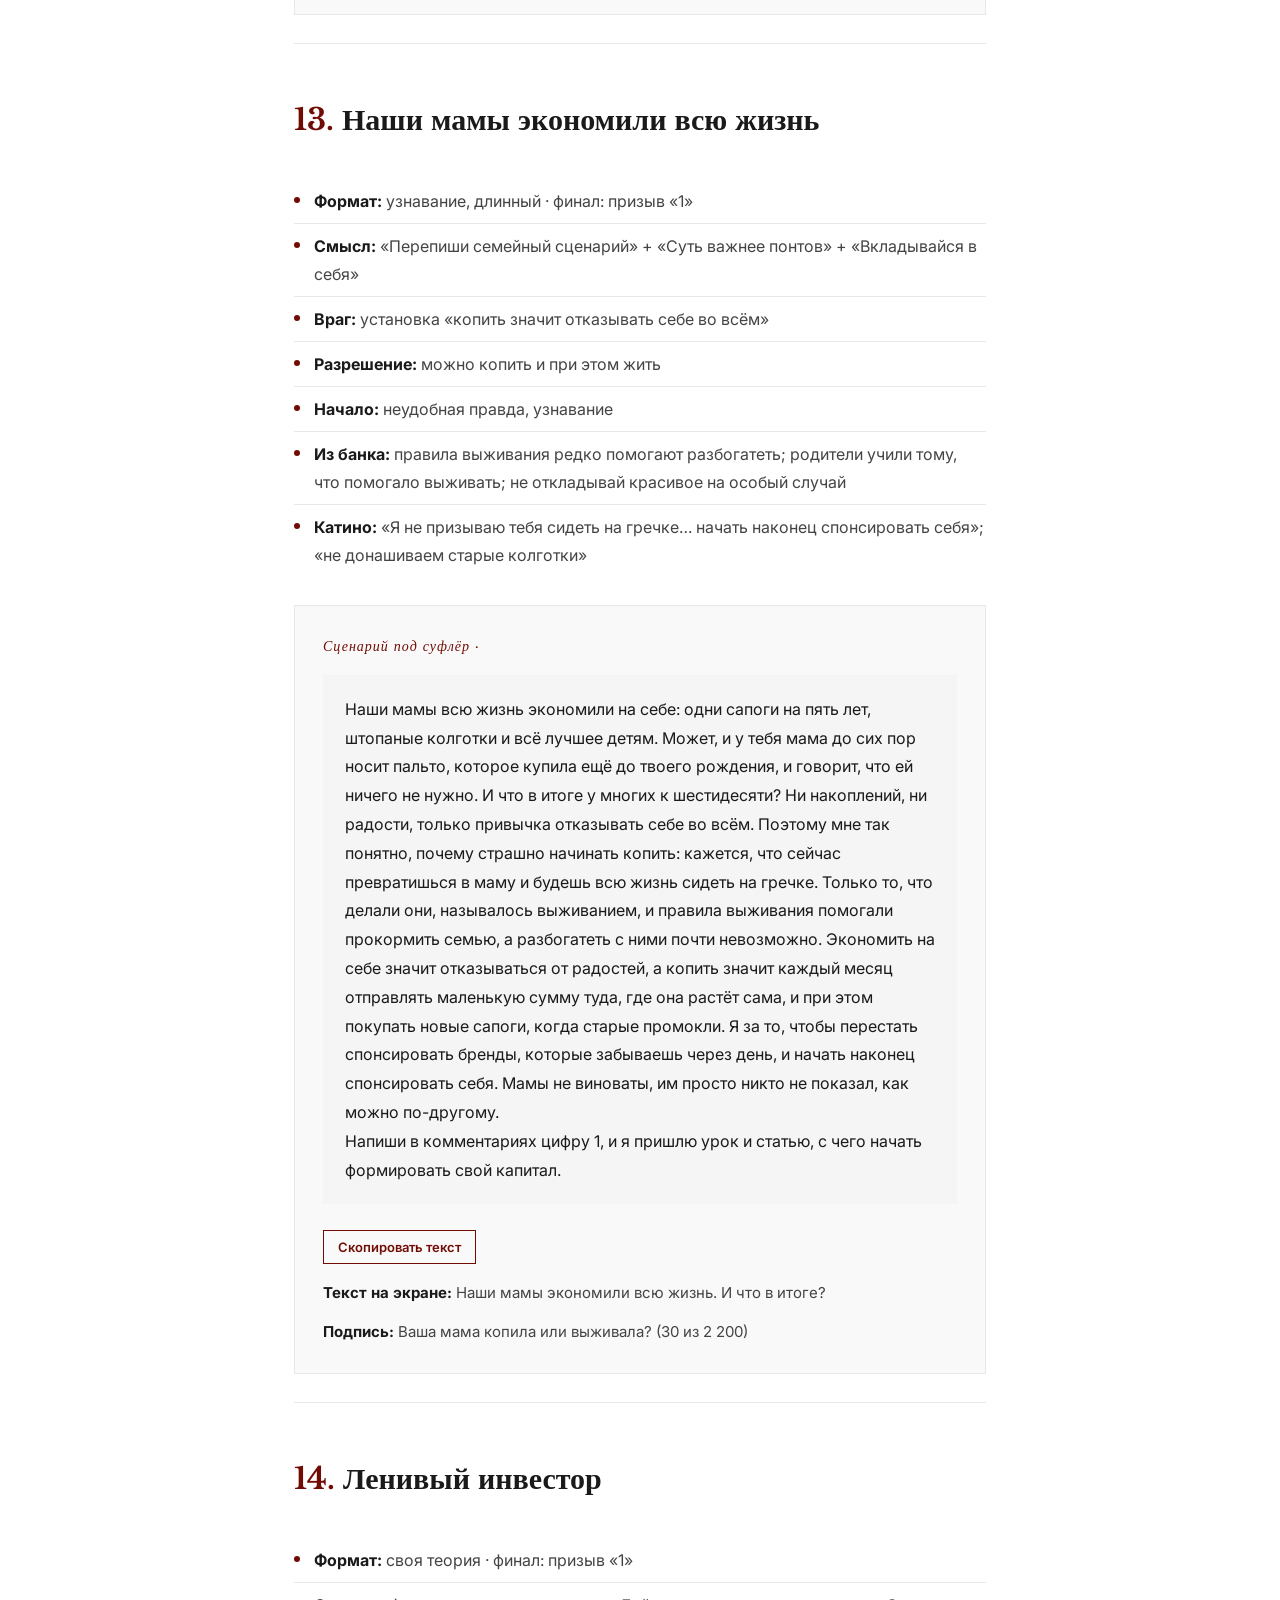
<file: reels.html>
<!doctype html>
<html lang="ru"><head><meta charset="utf-8"><meta name="viewport" content="width=device-width,initial-scale=1"><meta name="robots" content="noindex,nofollow">
<title>Все ролики для Кати</title>
<link href="https://fonts.googleapis.com/css2?family=Libre+Baskerville:ital,wght@0,400;0,700;1,400&family=Inter:wght@400;500;600;700;800&family=DM+Sans:ital@1&display=swap" rel="stylesheet">
<style>


:root { --bg:#ffffff; --fg:#1a1a1a; --fg2:#444444; --fg3:#666666; --muted:#8a8a8a; --surf:#f5f5f5; --card:#f9f9f9; --line:#e8e8e8; --accent:#710C04; --logo-filter:none; color-scheme: light; }
*, *::before, *::after { margin: 0; padding: 0; box-sizing: border-box; }

html { scroll-behavior: smooth; scroll-padding-top: 70px; }
body { background: var(--bg); color: var(--fg); font-family: 'Inter', -apple-system, BlinkMacSystemFont, sans-serif; background: var(--bg); color: var(--fg); font-size: 17px; line-height: 1.75; -webkit-font-smoothing: antialiased; }
.nav { display: flex; align-items: center; justify-content: space-between; padding: 16px 48px; border-bottom: 1px solid var(--line); position: sticky; top: 0; background: var(--bg); z-index: 100; }
.nav__logo { text-decoration: none; display: flex; align-items: center; }
.nav__logo img { height: 30px; width: auto; filter: var(--logo-filter); }
.nav__logo-name { font-family: 'DM Sans', sans-serif; font-size: 14px; font-weight: 400; font-style: italic; color: var(--muted); letter-spacing: 0.5px; }
.container { max-width: 740px; margin: 0 auto; padding: 0 24px; }
.hero { padding: 60px 0 48px; }
.badge { display: inline-block; font-size: 11px; font-weight: 600; color: var(--accent); border: 1px solid var(--accent); padding: 5px 16px; margin-bottom: 20px; letter-spacing: 2px; text-transform: uppercase; }
.hero h1 { font-family: 'Libre Baskerville', Georgia, serif; font-size: 38px; font-weight: 700; line-height: 1.25; margin-bottom: 16px; }
.hero h1 em { font-style: italic; color: var(--accent); }
.hero__desc { font-size: 18px; color: var(--fg3); line-height: 1.7; }
.hero__meta { font-size: 14px; color: var(--muted); margin-top: 16px; letter-spacing: 1px; }
.intro-bold { font-size: 18px; font-weight: 700; line-height: 1.65; color: var(--fg); padding: 24px 0 16px; }
.highlight { background: var(--surf); padding: 20px 24px; margin: 24px 0; font-size: 16px; line-height: 1.75; color: var(--fg2); }
.highlight strong { color: var(--fg); }
.section-heading { font-family: 'Libre Baskerville', Georgia, serif; font-size: 30px; font-weight: 700; line-height: 1.3; padding: 56px 0 24px; border-top: 1px solid var(--line); margin-top: 24px; }
.section-heading span { color: var(--accent); margin-right: 8px; }
.section-heading em { font-style: italic; color: var(--accent); }
.sub-heading { font-family: 'Libre Baskerville', Georgia, serif; font-size: 22px; font-weight: 700; line-height: 1.4; padding: 36px 0 16px; }
.mini-heading { font-family: 'Libre Baskerville', Georgia, serif; font-size: 17px; font-weight: 700; padding: 24px 0 10px; color: var(--accent); }
.text { font-size: 17px; color: var(--fg2); line-height: 1.75; margin-bottom: 16px; }
.text strong, .guide-list strong, .num-list strong { color: var(--fg); }
.text em { font-style: italic; }
a { color: var(--accent); text-decoration: underline; text-underline-offset: 2px; text-decoration-thickness: 1px; word-break: break-word; }
code { font-family: ui-monospace, Menlo, monospace; font-size: 0.9em; background: var(--surf); padding: 1px 5px; }
.guide-list { list-style: none; margin: 16px 0 24px; }
.guide-list li { font-size: 16px; line-height: 1.75; color: var(--fg2); padding: 8px 0 8px 20px; position: relative; border-bottom: 1px solid var(--line); }
.guide-list li:last-child { border-bottom: none; }
.guide-list li::before { content: ''; position: absolute; left: 0; top: 18px; width: 6px; height: 6px; border-radius: 50%; background: var(--accent); }
.num-list { list-style: none; counter-reset: n; margin: 16px 0 32px; }
.num-list li { counter-increment: n; display: block; position: relative; padding: 16px 0 16px 44px; border-bottom: 1px solid var(--line); font-size: 16px; line-height: 1.7; color: var(--fg2); }
.num-list li:first-child { border-top: 1px solid var(--line); }
.num-list li::before { content: counter(n) "."; position: absolute; left: 0; top: 16px; font-family: 'Libre Baskerville', Georgia, serif; font-style: italic; font-size: 15px; color: var(--accent); }
.table-wrap { overflow-x: auto; margin: 24px 0 32px; border: 1px solid var(--line); background: var(--card); }
table { border-collapse: collapse; width: 100%; font-size: 14px; line-height: 1.6; min-width: 560px; }
th { text-align: left; font-family: 'Libre Baskerville', Georgia, serif; font-size: 13px; font-weight: 700; color: var(--accent); background: var(--surf); padding: 12px 14px; border-bottom: 1px solid var(--line); white-space: nowrap; }
td { padding: 12px 14px; border-bottom: 1px solid var(--line); vertical-align: top; color: var(--fg2); }
tr:last-child td { border-bottom: none; }
td strong { color: var(--fg); }
.toc-box { background: var(--surf); padding: 28px 28px 20px; margin: 16px 0 32px; }
.toc-box__title { font-family: 'Libre Baskerville', Georgia, serif; font-size: 20px; font-weight: 700; color: var(--accent); margin-bottom: 12px; }
.toc { list-style: none; }
.toc li { padding: 6px 0; border-bottom: 1px solid var(--line); font-size: 15px; line-height: 1.5; }
.toc li:last-child { border-bottom: none; }
.toc a { color: var(--fg); text-decoration: none; display: flex; gap: 12px; }
.toc a:hover { color: var(--accent); }
.toc__n { font-family: 'Libre Baskerville', Georgia, serif; font-style: italic; color: var(--accent); min-width: 28px; }
.footer { text-align: center; padding: 64px 24px; border-top: 1px solid var(--line); margin-top: 64px; color: var(--muted); font-size: 14px; }
.footer .tiny { font-size: 12.5px; color: var(--muted); max-width: 52ch; margin: 12px auto 0; line-height: 1.6; }
.footer-note { font-family: 'Libre Baskerville', Georgia, serif; font-size: 18px; font-style: italic; color: var(--fg2); text-align: center; padding: 48px 24px 0; }
.footer-note em { color: var(--accent); }
@media screen and (max-width: 768px) {
  .nav { padding: 16px 20px; }
  .hero h1 { font-size: 28px; }
  .section-heading { font-size: 24px; }
  .sub-heading { font-size: 19px; }
  .highlight { padding: 16px 18px; }
  .toc-box { padding: 20px; }
}


.card { border: 1px solid var(--line); background: var(--card); padding: 28px; margin: 28px 0; }
.card__n { font-family: 'Libre Baskerville', Georgia, serif; font-style: italic; font-size: 14px; color: var(--accent); letter-spacing: 1px; margin-bottom: 6px; }
.card__t { font-family: 'Libre Baskerville', Georgia, serif; font-size: 20px; font-weight: 700; line-height: 1.4; margin-bottom: 14px; }
.card .text { font-size: 16px; }
.script { background: var(--surf); padding: 20px 22px; margin: 16px 0; font-size: 16px; line-height: 1.8; color: var(--fg); }
.script p { margin-bottom: 10px; }
.script p:last-child { margin-bottom: 0; }
.tip { background: var(--line); padding: 14px 18px; margin-top: 16px; font-size: 15px; color: var(--fg2); line-height: 1.65; }
.tip strong { color: var(--accent); }
.table-wrap td, .table-wrap th { min-width: 110px; }
@media screen and (max-width: 768px) { .card { padding: 20px; } .script { padding: 16px; } }

.muted { color: var(--muted); font-size: 12.5px; }
table.wide { min-width: 880px; }
table.wide td:nth-child(2) { white-space: nowrap; }
table.wide td:nth-child(3) { min-width: 190px; }
table.wide td:nth-child(4) { min-width: 300px; }
table.wide td:nth-child(5) { min-width: 140px; }
details summary { cursor: pointer; color: var(--accent); font-size: 13px; }
details p { margin-top: 8px; font-size: 13.5px; line-height: 1.6; color: var(--fg2); }


.flag { color: var(--accent); font-size: 14px; font-weight: 600; }
.card .text { margin: 12px 0 0; font-size: 15px; }
.copybtn { font: 600 13px 'Inter', sans-serif; color: var(--accent); background: transparent; border: 1px solid var(--accent); padding: 8px 14px; margin: 10px 0 4px; cursor: pointer; }
.copybtn:hover, .copybtn.done { background: var(--accent); color: #fff; }
.copyall { display: block; margin: 0 0 8px; font-size: 15px; padding: 12px 18px; }
</style>
</head><body>
<nav class="nav"><a class="nav__logo" href="#top"><img src="[data-uri]" alt="MS"></a><span class="nav__logo-name">maysoulme</span></nav>
<main class="container" id="top">
<section class="hero">
  <span class="badge">Сценарии</span>
  <h1>Все ролики <em>для Кати</em></h1>
  <p class="hero__desc">Смыслы по правилам залётных роликов: узнавание, враг, разрешение. Речь в манере авторов залётных роликов: можно сразу ставить на суфлёр. Темы и цифры из распаковки Кати.</p>
  <p class="hero__meta">16 сценариев · версия 3 · от 15 секунд до минуты</p>
</section>
<div class="highlight">Все сценарии для Кати на одной странице. Ролики разные по длине (от 15 секунд до минуты), по формату (POV, сценка-диалог, ответ на комментарий, антисовет, исповедь, большая история) и по финалу. В роликах про капитал призыв «напиши цифру 1, пришлю урок и статью, с чего начать формировать свой капитал», в роликах про утечки «тест». Под каждым сценарием кнопка «Скопировать текст».</div>
<button class="copybtn copyall">Скопировать все сценарии</button>

<h2 class="section-heading"><span>01.</span>Совет про кофе</h2>
<ul class="guide-list"><li><strong>Формат:</strong> разоблачение · финал: призыв «1»</li><li><strong>Смысл:</strong> «Здравый смысл против лозунгов» + «Экономить — это умно» + «Фокус и маленькие шаги»</li><li><strong>Враг:</strong> совет «откажись от кофе и разбогатеешь»</li><li><strong>Разрешение:</strong> кофе можно, богатство строится по-другому</li><li><strong>Из банка:</strong> привычка, от которой плохо, долго не живёт; экономить и считать деньги привычка богатых; сначала заплати себе; рост дохода не должен сразу становиться ростом трат</li><li><strong>Катино:</strong> позиция против экономии на кофе; один убранный поход в ресторан; 1 180 000 ₽ на одном из счетов</li></ul>
<div class="card">
  <div class="card__n">Сценарий под суфлёр · </div>
  <div class="script"><p>Самый вредный совет про деньги, который я слышу постоянно: откажись от кофе, и разбогатеешь. Девочки, так это не работает, потому что привычка, от которой тебе плохо, долго не живёт, и через неделю ты срываешься на роллы на три тысячи. Богатые тоже экономят, только по-другому: сначала они платят себе, а уже потом живут на остальное. В день зарплаты они откладывают сумму, которую не жалко, ещё до всех трат, и когда им поднимают зарплату, не начинают сразу тратить больше. Пять лет назад я начала с одного убранного похода в ресторан, а сейчас на одном из моих счетов миллион сто восемьдесят тысяч, и кофе я при этом никому не запрещаю.<br>Напиши в комментариях цифру 1, и я пришлю урок и статью, с чего начать формировать свой капитал.</p></div>
  <button class="copybtn" data-title="01. Совет про кофе" data-copy="Самый вредный совет про деньги, который я слышу постоянно: откажись от кофе, и разбогатеешь. Девочки, так это не работает, потому что привычка, от которой тебе плохо, долго не живёт, и через неделю ты срываешься на роллы на три тысячи. Богатые тоже экономят, только по-другому: сначала они платят себе, а уже потом живут на остальное. В день зарплаты они откладывают сумму, которую не жалко, ещё до всех трат, и когда им поднимают зарплату, не начинают сразу тратить больше. Пять лет назад я начала с одного убранного похода в ресторан, а сейчас на одном из моих счетов миллион сто восемьдесят тысяч, и кофе я при этом никому не запрещаю.
Напиши в комментариях цифру 1, и я пришлю урок и статью, с чего начать формировать свой капитал.">Скопировать текст</button>
  <p class="text"><strong>Текст на экране:</strong> Самый вредный совет про деньги</p><p class="text"><strong>Подпись:</strong> Пробовала копить на отказе от кофе? Сколько продержалась? (57 из 2 200)</p>
</div>
<h2 class="section-heading"><span>02.</span>Корзина в одиннадцать вечера</h2>
<ul class="guide-list"><li><strong>Формат:</strong> POV-сценка · финал: «тест»</li><li><strong>Смысл:</strong> «Это нормально, ты не одна» + «Вкладывайся в себя» + «Суть важнее понтов»</li><li><strong>Враг:</strong> вечерняя усталость и маркетплейс</li><li><strong>Разрешение:</strong> ты не транжира, радость можно оставить, только дать ей свою сумму</li><li><strong>Из банка:</strong> у каждой есть «стыдные» привычки, и когда признаёшь вслух, становится легче; вещь обесценивается сразу после покупки; заботу о себе не нужно заслуживать</li><li><strong>Катино:</strong> «перестать спонсировать бренды, которые забываешь через день, и начать спонсировать себя»</li></ul>
<div class="card">
  <div class="card__n">Сценарий под суфлёр · </div>
  <div class="script"><p>POV: одиннадцать вечера, ты лежишь в кровати, и рука сама открывает маркетплейс. В корзине свитер, хотя у тебя таких уже два, и сыворотка, которую посоветовала блогерша, а утром тебе стыдно, и пакет потом так и лежит в шкафу нераспакованный. Ты не транжира, ты просто устала, и эти двадцать минут с корзиной единственное за весь день, что было только твоим. Поэтому я за то, чтобы перестать спонсировать бренды, которые забываешь через день, и завести отдельный счёт на радости, с которого вечером можно тратить без стыда.<br>А чтобы посчитать, сколько на самом деле уходит в такие вечерние корзины, напиши «тест», пришлю бесплатный экспресс-тест.</p></div>
  <button class="copybtn" data-title="02. Корзина в одиннадцать вечера" data-copy="POV: одиннадцать вечера, ты лежишь в кровати, и рука сама открывает маркетплейс. В корзине свитер, хотя у тебя таких уже два, и сыворотка, которую посоветовала блогерша, а утром тебе стыдно, и пакет потом так и лежит в шкафу нераспакованный. Ты не транжира, ты просто устала, и эти двадцать минут с корзиной единственное за весь день, что было только твоим. Поэтому я за то, чтобы перестать спонсировать бренды, которые забываешь через день, и завести отдельный счёт на радости, с которого вечером можно тратить без стыда.
А чтобы посчитать, сколько на самом деле уходит в такие вечерние корзины, напиши «тест», пришлю бесплатный экспресс-тест.">Скопировать текст</button>
  <p class="text"><strong>Текст на экране:</strong> Почему самые бессмысленные покупки мы делаем в 23:00?</p><p class="text"><strong>Подпись:</strong> Что у тебя сейчас лежит в корзине? Честно 😂 (43 из 2 200)</p>
</div>
<h2 class="section-heading"><span>03.</span>Свои деньги в браке</h2>
<ul class="guide-list"><li><strong>Формат:</strong> позиция и спор · финал: вопрос</li><li><strong>Смысл:</strong> «Свои деньги и независимость» + «Отношения: свои правила»</li><li><strong>Враг:</strong> установка «муж обеспечит» и «золотая клетка»</li><li><strong>Разрешение:</strong> копить своё в браке нормально</li><li><strong>Из банка:</strong> мужчина должен украшать жизнь; самое страшное для женщины зависеть от мужчины и жить в золотой клетке; у каждой пары свои правила</li><li><strong>Катино:</strong> «своя опора, копить лучше пока ты в браке», сцена с кремом и «если что, куда я»</li></ul>
<div class="card">
  <div class="card__n">Сценарий под суфлёр · </div>
  <div class="script"><p>Я считаю, что у каждой замужней женщины должны быть свои деньги, даже если муж прекрасный и бюджет общий. Пока всё хорошо, об этом вообще никто не думает, а потом ты стоишь в магазине с кремом за полторы тысячи и кладёшь его обратно, потому что неудобно объяснять. И в каждой ссоре в голове одна и та же мысль: если что, то куда я пойду, к маме в двушку? Самое страшное для женщины это оказаться в золотой клетке, где без него у тебя нет вообще ничего, поэтому копить своё лучше как раз сейчас, пока вы вместе и всё спокойно, хоть по тысяче в месяц на счёт на твоё имя.<br>А по-твоему, свои деньги в браке это нормально или недоверие?</p></div>
  <button class="copybtn" data-title="03. Свои деньги в браке" data-copy="Я считаю, что у каждой замужней женщины должны быть свои деньги, даже если муж прекрасный и бюджет общий. Пока всё хорошо, об этом вообще никто не думает, а потом ты стоишь в магазине с кремом за полторы тысячи и кладёшь его обратно, потому что неудобно объяснять. И в каждой ссоре в голове одна и та же мысль: если что, то куда я пойду, к маме в двушку? Самое страшное для женщины это оказаться в золотой клетке, где без него у тебя нет вообще ничего, поэтому копить своё лучше как раз сейчас, пока вы вместе и всё спокойно, хоть по тысяче в месяц на счёт на твоё имя.
А по-твоему, свои деньги в браке это нормально или недоверие?">Скопировать текст</button>
  <p class="text"><strong>Текст на экране:</strong> У каждой замужней женщины должны быть свои деньги</p><p class="text"><strong>Подпись:</strong> Свои деньги в браке: норма или недоверие? (41 из 2 200)</p><p class="text"><strong>Граница:</strong> про пары в целом, без намёков на Андрея.</p>
</div>
<h2 class="section-heading"><span>04.</span>«Мне 33, и я только сейчас поняла»</h2>
<ul class="guide-list"><li><strong>Формат:</strong> большой список · финал: «сохрани»</li><li><strong>Смысл:</strong> «Твоя ценность не равна результату» + «Окружение влияет на жизнь» + «Результат требует времени» + «Свои деньги»</li><li><strong>Враг:</strong> самокритика, «вот поднимут зарплату, заживу», дружба по привычке</li><li><strong>Разрешение:</strong> ты нормальная, а деньги растут медленно и это нормально</li><li><strong>Из банка:</strong> рост дохода сразу съедают траты; стаж дружбы ни к чему не обязывает; на старых фото мы себе нравимся, значит, никогда не были плохими; сначала вкладываешь без гарантий</li><li><strong>Катино:</strong> фирменная фраза «Мне 33, и я только сейчас поняла…»; пять лет маленькими суммами; 15–30 минут в месяц; ежемесячные выплаты</li></ul>
<div class="card">
  <div class="card__n">Сценарий под суфлёр · </div>
  <div class="script"><p>Мне 33, и я только сейчас поняла пять вещей, которые очень хотела бы знать в двадцать пять. Первое: если тебе подняли зарплату, денег больше не станет, потому что расходы тихо вырастут ровно на столько же, если в тот же день не отложить разницу, и через полгода ты опять будешь считать сотни до аванса. Второе: запас нужен до того, как сломалась машина, потому что когда она уже сломалась, деньги ты берёшь в долг, и обычно под самый неудобный процент. Третье: дружить с человеком только потому, что вы знакомы сто лет, совсем необязательно, и это касается и подруг, и коллег. Четвёртое: на старых фото ты себе нравишься, хотя тогда казалось, что с тобой всё не так, а значит, ты никогда не была плохой, ты просто так себя чувствовала. И пятое, самое тяжёлое: этап, когда ты уже делаешь, а результата ещё не видно, и именно на нём бросает большинство. Я пять лет откладываю маленькими суммами, сейчас на это уходит минут двадцать в месяц, и выплаты приходят каждый месяц.<br>Сохрани и пересмотри через год.</p></div>
  <button class="copybtn" data-title="04. «Мне 33, и я только сейчас поняла»" data-copy="Мне 33, и я только сейчас поняла пять вещей, которые очень хотела бы знать в двадцать пять. Первое: если тебе подняли зарплату, денег больше не станет, потому что расходы тихо вырастут ровно на столько же, если в тот же день не отложить разницу, и через полгода ты опять будешь считать сотни до аванса. Второе: запас нужен до того, как сломалась машина, потому что когда она уже сломалась, деньги ты берёшь в долг, и обычно под самый неудобный процент. Третье: дружить с человеком только потому, что вы знакомы сто лет, совсем необязательно, и это касается и подруг, и коллег. Четвёртое: на старых фото ты себе нравишься, хотя тогда казалось, что с тобой всё не так, а значит, ты никогда не была плохой, ты просто так себя чувствовала. И пятое, самое тяжёлое: этап, когда ты уже делаешь, а результата ещё не видно, и именно на нём бросает большинство. Я пять лет откладываю маленькими суммами, сейчас на это уходит минут двадцать в месяц, и выплаты приходят каждый месяц.
Сохрани и пересмотри через год.">Скопировать текст</button>
  <p class="text"><strong>Текст на экране:</strong> Мне 33, и я только сейчас поняла…</p><p class="text"><strong>Подпись:</strong> Какой пункт про тебя? Пиши номер в комментариях (47 из 2 200)</p>
</div>
<h2 class="section-heading"><span>05.</span>Год reels без залётов</h2>
<ul class="guide-list"><li><strong>Формат:</strong> исповедь · финал: подпись Кати</li><li><strong>Смысл:</strong> «Результат требует времени» + «Настоящей быть сильнее, чем идеальной» + «Окружение влияет на жизнь»</li><li><strong>Враг:</strong> ожидание быстрого результата и неверие знакомых</li><li><strong>Разрешение:</strong> можно плакать и всё равно не бросать</li><li><strong>Из банка:</strong> бросают те, кто ждёт быстрых результатов; на старте вкладываешь без гарантий; близкие часто не верят в начинания, и это не повод останавливаться; ошибаться публично суперсила</li><li><strong>Катино:</strong> больше года без залётов выше 5 000; слёзы; «для чего мне это»; знакомые считают цель нереальной; «Я тебя сделаю, инстаграм»; «Ну всё, я побежала, обнимаю»</li></ul>
<div class="card">
  <div class="card__n">Сценарий под суфлёр · </div>
  <div class="script"><p>Больше года я снимаю reels, и ни один не набрал больше пяти тысяч просмотров. Бывают вечера, когда я сижу и плачу и очень хочется всё удалить, а потом открываю ленту, где у кого-то первое же видео набрало миллион, и становится ещё обиднее. Вселенная, я не так запрос отправляла. Но потом я вспоминаю, что с деньгами у меня было ровно так же: первые месяцы откладываешь по тысяче и не видишь вообще ничего, а сейчас на одном из моих счетов больше миллиона. Поэтому я даю себе погрустить минут десять, думаю, для чего мне это, и снимаю дальше, даже если знакомые считают, что это нереально. Я тебя сделаю, инстаграм, посмотрим, кто кого.<br>Ну всё, я побежала, обнимаю.</p></div>
  <button class="copybtn" data-title="05. Год reels без залётов" data-copy="Больше года я снимаю reels, и ни один не набрал больше пяти тысяч просмотров. Бывают вечера, когда я сижу и плачу и очень хочется всё удалить, а потом открываю ленту, где у кого-то первое же видео набрало миллион, и становится ещё обиднее. Вселенная, я не так запрос отправляла. Но потом я вспоминаю, что с деньгами у меня было ровно так же: первые месяцы откладываешь по тысяче и не видишь вообще ничего, а сейчас на одном из моих счетов больше миллиона. Поэтому я даю себе погрустить минут десять, думаю, для чего мне это, и снимаю дальше, даже если знакомые считают, что это нереально. Я тебя сделаю, инстаграм, посмотрим, кто кого.
Ну всё, я побежала, обнимаю.">Скопировать текст</button>
  <p class="text"><strong>Текст на экране:</strong> Больше года reels и ни одного залёта</p><p class="text"><strong>Подпись:</strong> В чём ты сейчас стараешься, а результата пока нет? Давай поддержим друг друга (77 из 2 200)</p>
</div>
<h2 class="section-heading"><span>06.</span>Я худею и пью пиво</h2>
<ul class="guide-list"><li><strong>Формат:</strong> признание, ультракороткий · финал: удар</li><li><strong>Смысл:</strong> «Фокус и маленькие шаги» + «Это нормально» + «Вкладывайся в себя»</li><li><strong>Враг:</strong> жёсткие запреты и «сидеть на гречке»</li><li><strong>Разрешение:</strong> можно худеть, не отказываясь от любимого</li><li><strong>Из банка:</strong> привычка, от которой плохо, долго не живёт; здоровая привычка не обязана быть мучением; устойчиво только то, что требует минимум сил</li><li><strong>Катино:</strong> считает КБЖУ, пиво пару раз в неделю вписывает в КБЖУ, честно фиксирует превышения; было 58, сейчас 56, цель 52; любимая еда пиво и креветки; «без гречки» как в деньгах</li></ul>
<div class="card">
  <div class="card__n">Сценарий под суфлёр · </div>
  <div class="script"><p>Я худею и при этом пью пиво пару раз в неделю: просто вписываю его в КБЖУ как обычную еду, и за это время уже минус два килограмма. Месяц на одной гречке всё равно кончается срывом, и с деньгами, кстати, ровно так же.</p></div>
  <button class="copybtn" data-title="06. Я худею и пью пиво" data-copy="Я худею и при этом пью пиво пару раз в неделю: просто вписываю его в КБЖУ как обычную еду, и за это время уже минус два килограмма. Месяц на одной гречке всё равно кончается срывом, и с деньгами, кстати, ровно так же.">Скопировать текст</button>
  <p class="text"><strong>Текст на экране:</strong> Я худею и при этом пью пиво</p><p class="text"><strong>Подпись:</strong> От чего вы ни за что не откажетесь ради похудения? (50 из 2 200)</p><p class="text"><strong>Граница:</strong> без марок пива в кадре и в тексте, никакой рекламы алкоголя.</p>
</div>
<h2 class="section-heading"><span>07.</span>Одежда в три раза дешевле</h2>
<ul class="guide-list"><li><strong>Формат:</strong> цифры в первой фразе, короткий · финал: удар</li><li><strong>Смысл:</strong> «Экономить — это умно» + «Суть важнее понтов» + «Циничная правда о мире»</li><li><strong>Враг:</strong> установка «экономить на одежде бедно»</li><li><strong>Разрешение:</strong> можно выглядеть хорошо и тратить в разы меньше</li><li><strong>Из банка:</strong> считать деньги привычка богатых; выглядеть дорого можно бюджетно; встречают по одёжке</li><li><strong>Катино:</strong> заказывает на Taobao и Poizon в три раза дешевле; кардиган 1 200 ₽, кеды 3 800 ₽, база на осень за 3 000 вместо 10 000; экономия 50–60 тысяч в год</li></ul>
<div class="card">
  <div class="card__n">Сценарий под суфлёр · </div>
  <div class="script"><p>Кардиган за тысячу двести, кеды за три восемьсот, а вся база на осень обошлась мне в три тысячи вместо десяти. Я заказываю одежду на Taobao и Poizon, и за год это экономит мне пятьдесят-шестьдесят тысяч рублей. Многие думают, что экономить на одежде это как-то бедно, хотя считать деньги как раз привычка богатых. Пятьдесят тысяч в год это уже очень приличный старт для накоплений.</p></div>
  <button class="copybtn" data-title="07. Одежда в три раза дешевле" data-copy="Кардиган за тысячу двести, кеды за три восемьсот, а вся база на осень обошлась мне в три тысячи вместо десяти. Я заказываю одежду на Taobao и Poizon, и за год это экономит мне пятьдесят-шестьдесят тысяч рублей. Многие думают, что экономить на одежде это как-то бедно, хотя считать деньги как раз привычка богатых. Пятьдесят тысяч в год это уже очень приличный старт для накоплений.">Скопировать текст</button>
  <p class="text"><strong>Текст на экране:</strong> Моя база на осень за 3 000 рублей</p><p class="text"><strong>Подпись:</strong> Экономлю 50–60 тысяч в год на одежде. А вы заказываете из Китая? (64 из 2 200)</p>
</div>
<h2 class="section-heading"><span>08.</span>Кредитка как бывший</h2>
<ul class="guide-list"><li><strong>Формат:</strong> сценка-диалог с кредиткой · финал: удар</li><li><strong>Смысл:</strong> «Отношения: свои правила» (через образ) + «Это нормально» + «Свои деньги»</li><li><strong>Враг:</strong> кредитка по кругу и импульсивные покупки</li><li><strong>Разрешение:</strong> из круга можно выйти, ты не одна такая</li><li><strong>Из банка:</strong> если после «общения» плохо, это сигнал; удобное и хорошее разные вещи; надёжность важнее фейерверков</li><li><strong>Катино:</strong> её образы «импульсивные покупки как абьюзер, капитал как надёжный скучный мужик», «денежное похмелье», «5 лет назад я выбрала надёжного мужика»; фраза аудитории «я её ненавижу и не могу без неё, как с бывшим»</li></ul>
<div class="card">
  <div class="card__n">Сценарий под суфлёр · </div>
  <div class="script"><p>Если бы кредитка умела говорить. «Привет, это снова я, скучала?» Нет, я закрыла тебя в день зарплаты. «Ну продукты же сами себя не купят, давай ещё разочек». Последний раз, честно. «Ты это говоришь каждый месяц». Девочки, кредитка это бывший, которого ты ненавидишь и без которого не можешь, а импульсивные покупки это абьюзер, с которым сначала очень хорошо, а потом денежное похмелье и стыд. Накопления это надёжный скучный мужик, с ним без фейерверков, зато он никуда не денется. Пять лет назад я выбрала надёжного мужика и ни разу не пожалела.</p></div>
  <button class="copybtn" data-title="08. Кредитка как бывший" data-copy="Если бы кредитка умела говорить. «Привет, это снова я, скучала?» Нет, я закрыла тебя в день зарплаты. «Ну продукты же сами себя не купят, давай ещё разочек». Последний раз, честно. «Ты это говоришь каждый месяц». Девочки, кредитка это бывший, которого ты ненавидишь и без которого не можешь, а импульсивные покупки это абьюзер, с которым сначала очень хорошо, а потом денежное похмелье и стыд. Накопления это надёжный скучный мужик, с ним без фейерверков, зато он никуда не денется. Пять лет назад я выбрала надёжного мужика и ни разу не пожалела.">Скопировать текст</button>
  <p class="text"><strong>Текст на экране:</strong> Кредитка это бывший, которого ненавидишь и без которого не можешь</p><p class="text"><strong>Подпись:</strong> Твоя кредитка какой бывший: токсичный или почти забытый? 😂 (58 из 2 200)</p>
</div>
<h2 class="section-heading"><span>09.</span>У всех получается, а у меня нет</h2>
<ul class="guide-list"><li><strong>Формат:</strong> короткое признание · финал: удар</li><li><strong>Смысл:</strong> «Не меряй себя чужой линейкой» + «Твоя ценность не равна результату» + «Результат требует времени»</li><li><strong>Враг:</strong> лента, где все показывают лучшие дни</li><li><strong>Разрешение:</strong> сравнивай себя только с собой</li><li><strong>Из банка:</strong> раньше сравнивали себя с несколькими соседями, теперь с тысячами витрин в телефоне; ты видишь их лучший день и сравниваешь со своим обычным; на старте вкладываешь без гарантий</li><li><strong>Катино:</strong> честно признаёт, что сравнивает себя и недооценивает; больше года снимает reels и ждёт роста; пять лет назад накоплений ноль, сейчас больше миллиона</li></ul>
<div class="card">
  <div class="card__n">Сценарий под суфлёр · </div>
  <div class="script"><p>Каждый вечер я открываю ленту, и мне кажется, что у всех получается, а у меня нет: кто-то в тридцать уже живёт на пассивный доход, а у кого-то первое видео набрало миллион. Меня отрезвляет только одна мысль: раньше мы сравнивали себя с парой соседей, а сейчас с тысячами чужих витрин, где все показывают свой лучший день. Поэтому я сравниваю себя только с собой пятилетней давности, у которой не было накоплений вообще.</p></div>
  <button class="copybtn" data-title="09. У всех получается, а у меня нет" data-copy="Каждый вечер я открываю ленту, и мне кажется, что у всех получается, а у меня нет: кто-то в тридцать уже живёт на пассивный доход, а у кого-то первое видео набрало миллион. Меня отрезвляет только одна мысль: раньше мы сравнивали себя с парой соседей, а сейчас с тысячами чужих витрин, где все показывают свой лучший день. Поэтому я сравниваю себя только с собой пятилетней давности, у которой не было накоплений вообще.">Скопировать текст</button>
  <p class="text"><strong>Текст на экране:</strong> Мне кажется, что у всех получается, а у меня нет</p><p class="text"><strong>Подпись:</strong> Сравнивай себя только с собой пятилетней давности. А ты с кем сравниваешь? (74 из 2 200)</p>
</div>
<h2 class="section-heading"><span>10.</span>Десять лет пролетят в любом случае</h2>
<ul class="guide-list"><li><strong>Формат:</strong> ответ на комментарий · финал: призыв «1»</li><li><strong>Смысл:</strong> «Новая версия себя за срок» + «Окно возможностей» + «Свои деньги»</li><li><strong>Враг:</strong> отговорки «инфляция всё съест», «живём один раз»</li><li><strong>Разрешение:</strong> начать можно с тысячи, большие деньги не нужны</li><li><strong>Из банка:</strong> за срок с планом можно изменить жизнь сильнее, чем за годы без него; почти все жалеют, что не начали раньше</li><li><strong>Катино:</strong> её спорное мнение «посмотрите, как быстро пролетели 10 лет, неужели через 10 лет вы хотите остаться в этой же точке?»; начала с одного убранного похода в ресторан</li></ul>
<div class="card">
  <div class="card__n">Сценарий под суфлёр · </div>
  <div class="script"><p>Мне часто пишут: «Копить сейчас нет смысла, инфляция всё съест, живём один раз». И я каждый раз отвечаю одним вопросом: посмотри, как быстро пролетели последние десять лет, и скажи честно, через десять лет ты хочешь остаться в этой же точке, с той же зарплатой и той же кредиткой? Эти годы пролетят в любом случае, будешь ты откладывать или нет, и только в одном варианте в конце у тебя будет капитал. Я начинала пять лет назад с одного убранного похода в ресторан, так что большие деньги для старта не нужны.<br>Напиши в комментариях цифру 1, и я пришлю урок и статью, с чего начать формировать свой капитал.</p></div>
  <button class="copybtn" data-title="10. Десять лет пролетят в любом случае" data-copy="Мне часто пишут: «Копить сейчас нет смысла, инфляция всё съест, живём один раз». И я каждый раз отвечаю одним вопросом: посмотри, как быстро пролетели последние десять лет, и скажи честно, через десять лет ты хочешь остаться в этой же точке, с той же зарплатой и той же кредиткой? Эти годы пролетят в любом случае, будешь ты откладывать или нет, и только в одном варианте в конце у тебя будет капитал. Я начинала пять лет назад с одного убранного похода в ресторан, так что большие деньги для старта не нужны.
Напиши в комментариях цифру 1, и я пришлю урок и статью, с чего начать формировать свой капитал.">Скопировать текст</button>
  <p class="text"><strong>Текст на экране:</strong> Десять лет пролетят в любом случае</p><p class="text"><strong>Подпись:</strong> Где ты хочешь быть через десять лет? Пиши в комментариях (56 из 2 200)</p>
</div>
<h2 class="section-heading"><span>11.</span>Квартира сыну без ипотеки</h2>
<ul class="guide-list"><li><strong>Формат:</strong> интрига и позиция · финал: призыв «1»</li><li><strong>Смысл:</strong> «Бунт против навязанного сценария» + «Свои деньги и независимость» + «Новая версия себя за срок»</li><li><strong>Враг:</strong> установка «квартира это только ипотека на двадцать лет»</li><li><strong>Разрешение:</strong> можно копить на большое маленькими суммами</li><li><strong>Начало:</strong> интрига + категоричная позиция</li><li><strong>Из банка:</strong> работать всю жизнь на жильё ненормально; сначала заплати себе; короткий план работает лучше лет без системы</li><li><strong>Катино:</strong> целевой счёт на квартиру Марку через 15 лет без ипотеки, кредиты на это принципиально не берут, «с дохода ещё доход, представляешь?»</li></ul>
<div class="card">
  <div class="card__n">Сценарий под суфлёр · </div>
  <div class="script"><p>Квартиру сыну мы купим без ипотеки, а ему сейчас четыре года. Нас всех учили, что квартира это ипотека на двадцать лет и по-другому никак, а потом ты двадцать лет работаешь на банк и отдаёшь ему огромные деньги сверху. Я такого для Марка не хочу, поэтому у нас есть отдельный счёт, куда каждый месяц уходит сумма на его квартиру, и кредиты на это мы принципиально не берём. Всё работает на маленькой сумме и времени, потому что с дохода приходит ещё доход, и через пятнадцать лет квартира должна быть.<br>Если хочешь так же, напиши в комментариях цифру 1, и я пришлю урок и статью, с чего начать формировать свой капитал.</p></div>
  <button class="copybtn" data-title="11. Квартира сыну без ипотеки" data-copy="Квартиру сыну мы купим без ипотеки, а ему сейчас четыре года. Нас всех учили, что квартира это ипотека на двадцать лет и по-другому никак, а потом ты двадцать лет работаешь на банк и отдаёшь ему огромные деньги сверху. Я такого для Марка не хочу, поэтому у нас есть отдельный счёт, куда каждый месяц уходит сумма на его квартиру, и кредиты на это мы принципиально не берём. Всё работает на маленькой сумме и времени, потому что с дохода приходит ещё доход, и через пятнадцать лет квартира должна быть.
Если хочешь так же, напиши в комментариях цифру 1, и я пришлю урок и статью, с чего начать формировать свой капитал.">Скопировать текст</button>
  <p class="text"><strong>Текст на экране:</strong> Квартиру сыну мы купим без ипотеки</p><p class="text"><strong>Подпись:</strong> Копить ребёнку на квартиру или потом ипотека? Как вы думаете? (61 из 2 200)</p><p class="text"><strong>Граница:</strong> Андрея не упоминаем, Марка без лица и без подробностей о здоровье.</p>
</div>
<h2 class="section-heading"><span>12.</span>Приложение банка</h2>
<ul class="guide-list"><li><strong>Формат:</strong> антисовет · финал: «тест»</li><li><strong>Смысл:</strong> «Это нормально, ты не одна» + «Твоя ценность не равна результату» + «Действие важнее подготовки»</li><li><strong>Враг:</strong> стыд за деньги и привычка ругать себя</li><li><strong>Разрешение:</strong> ты не одна, начни с одного маленького шага</li><li><strong>Начало:</strong> абсурд-вопрос к зрителю</li><li><strong>Из банка:</strong> когда кто-то признаётся первым, остальным легче; не говори о себе плохо даже в шутку, мозг принимает это за факт; начинай с маленького действия сразу</li><li><strong>Катино:</strong> пять лет назад жила в ноль и кайфовала; позиция «сначала понять, почему так, потом один шаг»</li></ul>
<div class="card">
  <div class="card__n">Сценарий под суфлёр · </div>
  <div class="script"><p>Как гарантированно жить от зарплаты до зарплаты, пять проверенных советов. Первый: никогда не открывай приложение банка, ведь если не смотреть, то и трат как будто нет. Второй: откладывай то, что останется в конце месяца, и в итоге не останется ничего. Третий: если тебе подняли зарплату, сразу начинай жить дороже, ты же заслужила. Четвёртый: доставай кредитку на кассе и каждый раз обещай себе, что это в последний раз. И пятый, самый надёжный: называй себя транжирой с дырявыми руками, тогда точно ничего не изменится. Если ты узнала себя хотя бы в двух пунктах, ты не одна, так живёт большинство, и это лечится.<br>Напиши «тест», и я пришлю бесплатный экспресс-тест, который покажет, куда утекают твои деньги.</p></div>
  <button class="copybtn" data-title="12. Приложение банка" data-copy="Как гарантированно жить от зарплаты до зарплаты, пять проверенных советов. Первый: никогда не открывай приложение банка, ведь если не смотреть, то и трат как будто нет. Второй: откладывай то, что останется в конце месяца, и в итоге не останется ничего. Третий: если тебе подняли зарплату, сразу начинай жить дороже, ты же заслужила. Четвёртый: доставай кредитку на кассе и каждый раз обещай себе, что это в последний раз. И пятый, самый надёжный: называй себя транжирой с дырявыми руками, тогда точно ничего не изменится. Если ты узнала себя хотя бы в двух пунктах, ты не одна, так живёт большинство, и это лечится.
Напиши «тест», и я пришлю бесплатный экспресс-тест, который покажет, куда утекают твои деньги.">Скопировать текст</button>
  <p class="text"><strong>Текст на экране:</strong> Рука не поднимается открыть приложение банка?</p><p class="text"><strong>Подпись:</strong> Когда ты последний раз открывала приложение банка? Честно 🙈 (59 из 2 200)</p>
</div>
<h2 class="section-heading"><span>13.</span>Наши мамы экономили всю жизнь</h2>
<ul class="guide-list"><li><strong>Формат:</strong> узнавание, длинный · финал: призыв «1»</li><li><strong>Смысл:</strong> «Перепиши семейный сценарий» + «Суть важнее понтов» + «Вкладывайся в себя»</li><li><strong>Враг:</strong> установка «копить значит отказывать себе во всём»</li><li><strong>Разрешение:</strong> можно копить и при этом жить</li><li><strong>Начало:</strong> неудобная правда, узнавание</li><li><strong>Из банка:</strong> правила выживания редко помогают разбогатеть; родители учили тому, что помогало выживать; не откладывай красивое на особый случай</li><li><strong>Катино:</strong> «Я не призываю тебя сидеть на гречке… начать наконец спонсировать себя»; «не донашиваем старые колготки»</li></ul>
<div class="card">
  <div class="card__n">Сценарий под суфлёр · </div>
  <div class="script"><p>Наши мамы всю жизнь экономили на себе: одни сапоги на пять лет, штопаные колготки и всё лучшее детям. Может, и у тебя мама до сих пор носит пальто, которое купила ещё до твоего рождения, и говорит, что ей ничего не нужно. И что в итоге у многих к шестидесяти? Ни накоплений, ни радости, только привычка отказывать себе во всём. Поэтому мне так понятно, почему страшно начинать копить: кажется, что сейчас превратишься в маму и будешь всю жизнь сидеть на гречке. Только то, что делали они, называлось выживанием, и правила выживания помогали прокормить семью, а разбогатеть с ними почти невозможно. Экономить на себе значит отказываться от радостей, а копить значит каждый месяц отправлять маленькую сумму туда, где она растёт сама, и при этом покупать новые сапоги, когда старые промокли. Я за то, чтобы перестать спонсировать бренды, которые забываешь через день, и начать наконец спонсировать себя. Мамы не виноваты, им просто никто не показал, как можно по-другому.<br>Напиши в комментариях цифру 1, и я пришлю урок и статью, с чего начать формировать свой капитал.</p></div>
  <button class="copybtn" data-title="13. Наши мамы экономили всю жизнь" data-copy="Наши мамы всю жизнь экономили на себе: одни сапоги на пять лет, штопаные колготки и всё лучшее детям. Может, и у тебя мама до сих пор носит пальто, которое купила ещё до твоего рождения, и говорит, что ей ничего не нужно. И что в итоге у многих к шестидесяти? Ни накоплений, ни радости, только привычка отказывать себе во всём. Поэтому мне так понятно, почему страшно начинать копить: кажется, что сейчас превратишься в маму и будешь всю жизнь сидеть на гречке. Только то, что делали они, называлось выживанием, и правила выживания помогали прокормить семью, а разбогатеть с ними почти невозможно. Экономить на себе значит отказываться от радостей, а копить значит каждый месяц отправлять маленькую сумму туда, где она растёт сама, и при этом покупать новые сапоги, когда старые промокли. Я за то, чтобы перестать спонсировать бренды, которые забываешь через день, и начать наконец спонсировать себя. Мамы не виноваты, им просто никто не показал, как можно по-другому.
Напиши в комментариях цифру 1, и я пришлю урок и статью, с чего начать формировать свой капитал.">Скопировать текст</button>
  <p class="text"><strong>Текст на экране:</strong> Наши мамы экономили всю жизнь. И что в итоге?</p><p class="text"><strong>Подпись:</strong> Ваша мама копила или выживала? (30 из 2 200)</p>
</div>
<h2 class="section-heading"><span>14.</span>Ленивый инвестор</h2>
<ul class="guide-list"><li><strong>Формат:</strong> своя теория · финал: призыв «1»</li><li><strong>Смысл:</strong> «Фокус и маленькие шаги» + «Действие важнее подготовки» + «Свои деньги»</li><li><strong>Враг:</strong> картинка «инвестиции это графики и нервы каждый день»</li><li><strong>Разрешение:</strong> можно вкладывать и почти не думать об этом</li><li><strong>Начало:</strong> категоричное мнение</li><li><strong>Из банка:</strong> устойчиво только то, что требует минимум сил; здоровая привычка не обязана быть мучением; начинай с маленького сразу</li><li><strong>Катино:</strong> «лучший инвестор ленивый»; 15–30 минут в месяц; пять лет маленькими суммами в надёжные бумаги; выплаты около 20 тысяч в месяц</li></ul>
<div class="card">
  <div class="card__n">Сценарий под суфлёр · </div>
  <div class="script"><p>Лучший инвестор это ленивый инвестор, и я в своё приложение захожу раз в месяц минут на двадцать: зашла, докупила и закрыла. Кто сидит в графиках каждый день, тот нервничает и делает ошибки, а меня колебания цены вообще не трогают, потому что я заранее знаю, какие выплаты получу. Пять лет маленькими суммами в надёжные бумаги, и сейчас мне каждый месяц приходит около двадцати тысяч.<br>Напиши в комментариях цифру 1, и я пришлю урок и статью, с чего начать формировать свой капитал.</p></div>
  <button class="copybtn" data-title="14. Ленивый инвестор" data-copy="Лучший инвестор это ленивый инвестор, и я в своё приложение захожу раз в месяц минут на двадцать: зашла, докупила и закрыла. Кто сидит в графиках каждый день, тот нервничает и делает ошибки, а меня колебания цены вообще не трогают, потому что я заранее знаю, какие выплаты получу. Пять лет маленькими суммами в надёжные бумаги, и сейчас мне каждый месяц приходит около двадцати тысяч.
Напиши в комментариях цифру 1, и я пришлю урок и статью, с чего начать формировать свой капитал.">Скопировать текст</button>
  <p class="text"><strong>Текст на экране:</strong> Лучший инвестор это ленивый инвестор</p><p class="text"><strong>Подпись:</strong> Двадцать минут в месяц, и выплаты каждый месяц. А вы бы так смогли? (67 из 2 200)</p><p class="text"><strong>Граница:</strong> без названий бумаг и без обещаний доходности.</p>
</div>
<h2 class="section-heading"><span>15.</span>Я бросила Европу ради парня</h2>
<ul class="guide-list"><li><strong>Формат:</strong> большая история · финал: подпись Кати</li><li><strong>Смысл:</strong> «Чужое мнение не должно тобой управлять» + «Всё случится вовремя» + «Настоящей быть сильнее, чем идеальной»</li><li><strong>Враг:</strong> чужие оценки «это глупо»</li><li><strong>Разрешение:</strong> можно выбирать сердцем, даже если со стороны это выглядит странно</li><li><strong>Начало:</strong> признание, личная история (интрига разгадывается в последней фразе)</li><li><strong>Из банка:</strong> обсуждать твои решения будут всегда; подавлять часть себя в угоду другим вреднее; меняться нормально</li><li><strong>Катино:</strong> в 18 уехала в Чехию, вернулась в Оренбург ради парня, с которым встречалась два месяца; за год одна научилась управлять деньгами и впервые почувствовала себя чужой; этот парень теперь муж</li></ul>
<div class="card">
  <div class="card__n">Сценарий под суфлёр · </div>
  <div class="script"><p>В восемнадцать я бросила Европу ради парня, с которым встречалась два месяца. Я тогда уехала жить в Чехию, должна была там учиться и остаться, и впереди была совсем другая жизнь. Целый год я жила там одна, и это было очень большое взросление: я сама научилась управлять деньгами и впервые столкнулась с хейтом, потому что для людей вокруг я была чужой, просто иммигранткой. А потом я всё бросаю и возвращаюсь в Оренбург, и со стороны это выглядит как самый глупый риск в моей жизни: европейское образование и другая страна против двух месяцев отношений. Мне тогда было страшно, что я разменяла своё будущее на чувства, которые могут закончиться через полгода. И я поняла одну вещь, которую ношу с собой до сих пор: обсуждать мои решения будут всегда, что бы я ни выбрала, поэтому выбирать я буду так, как чувствую сама. Этот парень теперь мой муж.<br>Ну всё, я побежала, обнимаю.</p></div>
  <button class="copybtn" data-title="15. Я бросила Европу ради парня" data-copy="В восемнадцать я бросила Европу ради парня, с которым встречалась два месяца. Я тогда уехала жить в Чехию, должна была там учиться и остаться, и впереди была совсем другая жизнь. Целый год я жила там одна, и это было очень большое взросление: я сама научилась управлять деньгами и впервые столкнулась с хейтом, потому что для людей вокруг я была чужой, просто иммигранткой. А потом я всё бросаю и возвращаюсь в Оренбург, и со стороны это выглядит как самый глупый риск в моей жизни: европейское образование и другая страна против двух месяцев отношений. Мне тогда было страшно, что я разменяла своё будущее на чувства, которые могут закончиться через полгода. И я поняла одну вещь, которую ношу с собой до сих пор: обсуждать мои решения будут всегда, что бы я ни выбрала, поэтому выбирать я буду так, как чувствую сама. Этот парень теперь мой муж.
Ну всё, я побежала, обнимаю.">Скопировать текст</button>
  <p class="text"><strong>Текст на экране:</strong> В 18 я бросила Европу ради парня</p><p class="text"><strong>Подпись:</strong> Самый безумный поступок в моей жизни. А у вас был такой? (56 из 2 200)</p><p class="text"><strong>Граница:</strong> лицо Андрея не показываем, кадры только со спины или без него.</p>
</div>
<h2 class="section-heading"><span>16.</span>Я копила на ринопластику</h2>
<ul class="guide-list"><li><strong>Формат:</strong> признание, короткий · финал: удар</li><li><strong>Смысл:</strong> «Вкладывайся в себя» + «Твоя ценность не равна результату» + «Это нормально»</li><li><strong>Враг:</strong> установка «тратить на внешность стыдно и глупо»</li><li><strong>Разрешение:</strong> можно копить на себя и говорить об этом вслух</li><li><strong>Начало:</strong> признание + позиция</li><li><strong>Из банка:</strong> вкладывайся в здоровье, внешность, мозги в первую очередь; заботу о себе не нужно заслуживать; не откладывай красивое на особый случай</li><li><strong>Катино:</strong> долго шла к ринопластике и копила; после операции стало легче с самооценкой; хочет и может об этом говорить</li></ul>
<div class="card">
  <div class="card__n">Сценарий под суфлёр · </div>
  <div class="script"><p>Я долго копила на ринопластику и вообще не стесняюсь об этом говорить. Многие считают, что тратить деньги на внешность глупо и даже стыдно, а я считаю, что вкладываться в себя нужно в первую очередь, в здоровье, в голову и во внешность тоже. Я откладывала постепенно, маленькими суммами, и после операции мне правда стало легче с собой. Заботу о себе не нужно заслуживать.</p></div>
  <button class="copybtn" data-title="16. Я копила на ринопластику" data-copy="Я долго копила на ринопластику и вообще не стесняюсь об этом говорить. Многие считают, что тратить деньги на внешность глупо и даже стыдно, а я считаю, что вкладываться в себя нужно в первую очередь, в здоровье, в голову и во внешность тоже. Я откладывала постепенно, маленькими суммами, и после операции мне правда стало легче с собой. Заботу о себе не нужно заслуживать.">Скопировать текст</button>
  <p class="text"><strong>Текст на экране:</strong> Я копила на новый нос и не стесняюсь</p><p class="text"><strong>Подпись:</strong> На что вы сейчас копите? Делитесь в комментариях (48 из 2 200)</p>
</div>
<h2 class="section-heading"><span>17.</span>Как устроена <em>речь</em></h2>
<ul class="guide-list"><li>Начало сразу с сути, первая фраза несёт всю заявку.</li><li>Фразы около десяти слов, с перепадом: короткие, средние и одна длинная.</li><li>Опорные слова: «просто», «вот», «вообще», «потому что», «девочки».</li><li>Не используются: «знакомо?», «давайте честно», «серьёзно», «топлю за», книжные метафоры.</li><li>Поворот примерно на 40% текста, финал короткий, вопрос или призыв отдельной строкой после него.</li><li>Смыслы примерно на 70% из банка залётных роликов и на 30% Катины.</li></ul>
<h2 class="section-heading"><span>18.</span>Что <em>проверить</em> перед съёмкой</h2>
<ul class="guide-list"><li>Ролик 2: советует ли Катя отдельный счёт «на себя» для радостей.</li><li>Ролик 13: у Кати родители жили хорошо, говорим про «наших мам» в целом.</li><li>Ролик 16: можно добавить, сколько времени Катя копила.</li><li>Все ролики: что внутри «Экспресс-теста на деньги», в описании не обещаем лишнего.</li></ul>
</main>
<footer class="footer">© 2026 · maysoulme · Все права защищены</footer>
<script>
function mcopy(t, b) {
  var done = function () { var o = b.textContent; b.textContent = 'Скопировано'; b.classList.add('done'); setTimeout(function () { b.textContent = o; b.classList.remove('done'); }, 1500); };
  var fallback = function () { var a = document.createElement('textarea'); a.value = t; a.style.position = 'fixed'; a.style.opacity = '0'; document.body.appendChild(a); a.focus(); a.select(); try { document.execCommand('copy'); } catch (e) {} document.body.removeChild(a); done(); };
  if (navigator.clipboard && navigator.clipboard.writeText) { navigator.clipboard.writeText(t).then(done, fallback); } else { fallback(); }
}
document.addEventListener('click', function (ev) {
  var b = ev.target.closest('.copybtn'); if (!b) return;
  if (b.classList.contains('copyall')) {
    var all = Array.prototype.map.call(document.querySelectorAll('.copybtn[data-copy]:not(.copyall)'), function (x, i) { return (x.getAttribute('data-title') || ('Ролик ' + (i + 1))) + String.fromCharCode(10) + x.getAttribute('data-copy'); }).join(String.fromCharCode(10, 10));
    mcopy(all, b);
  } else { mcopy(b.getAttribute('data-copy'), b); }
});
</script>

</body></html>
</file>
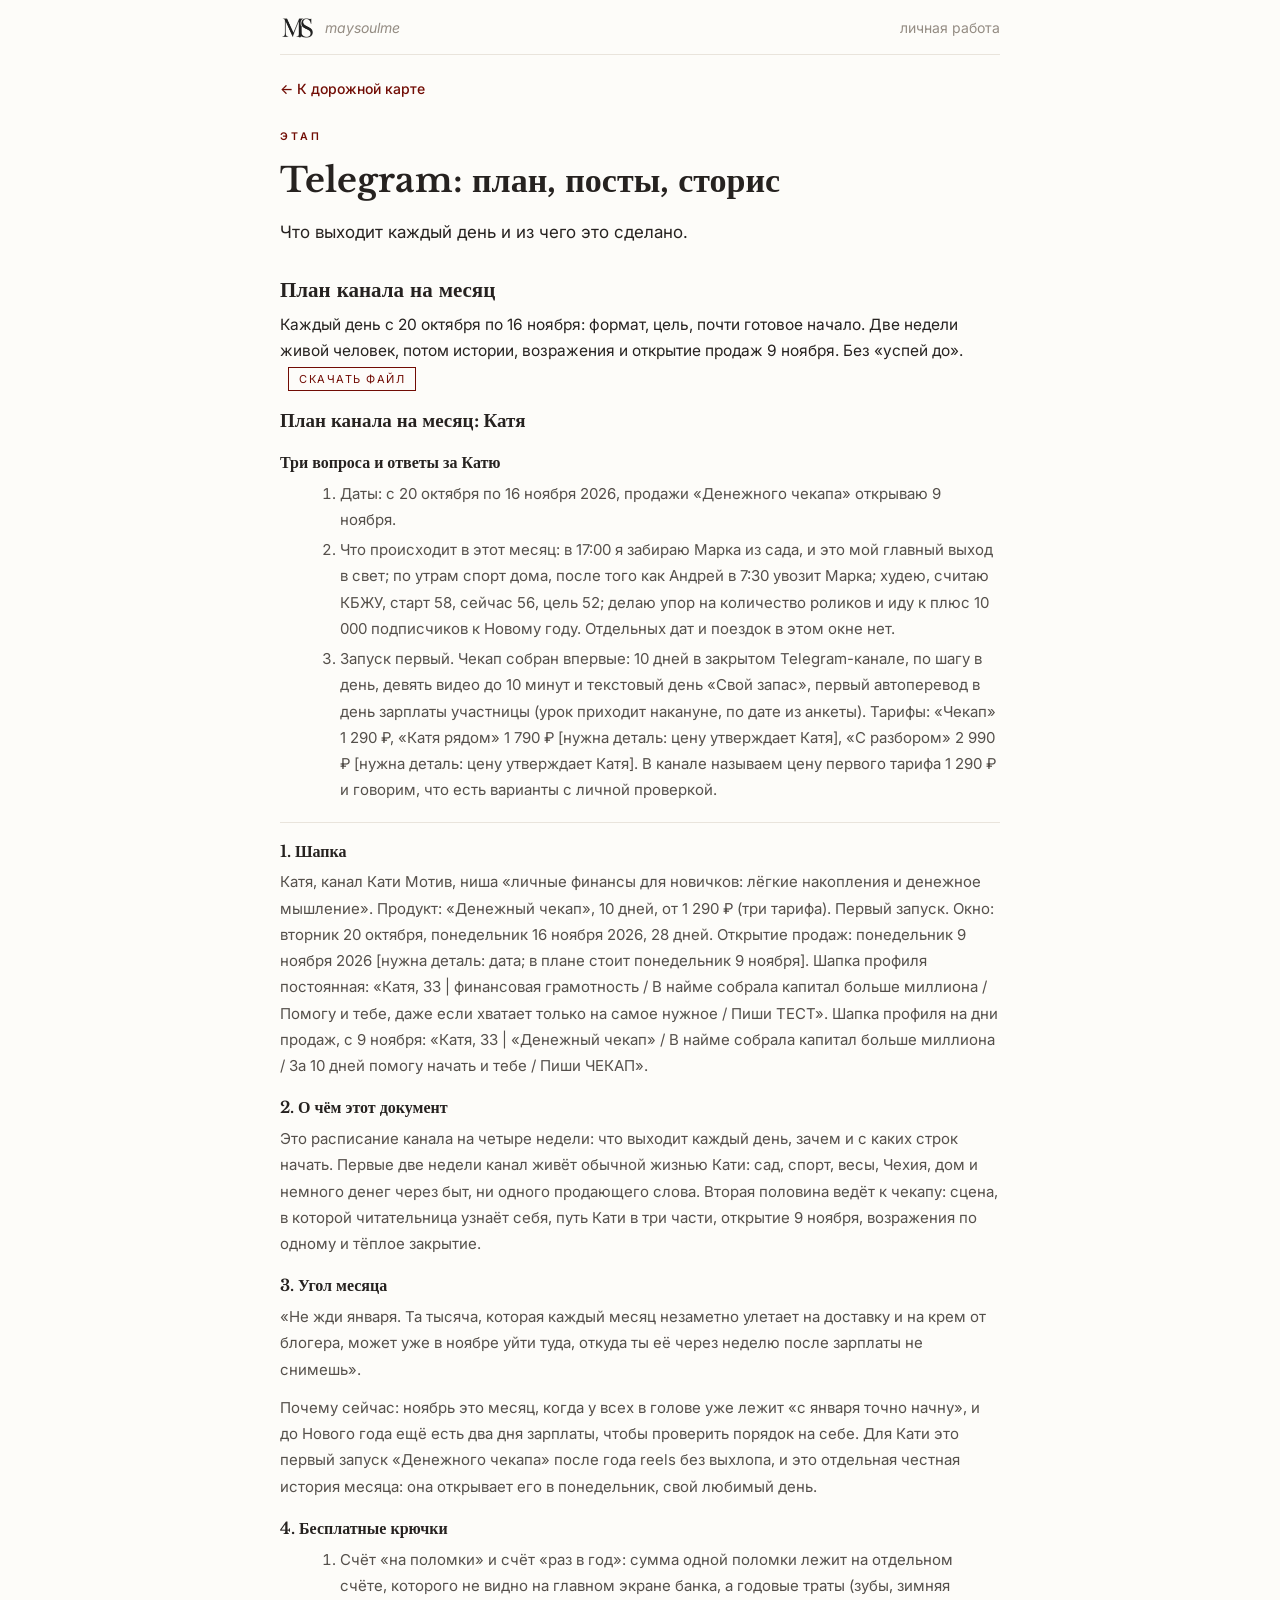
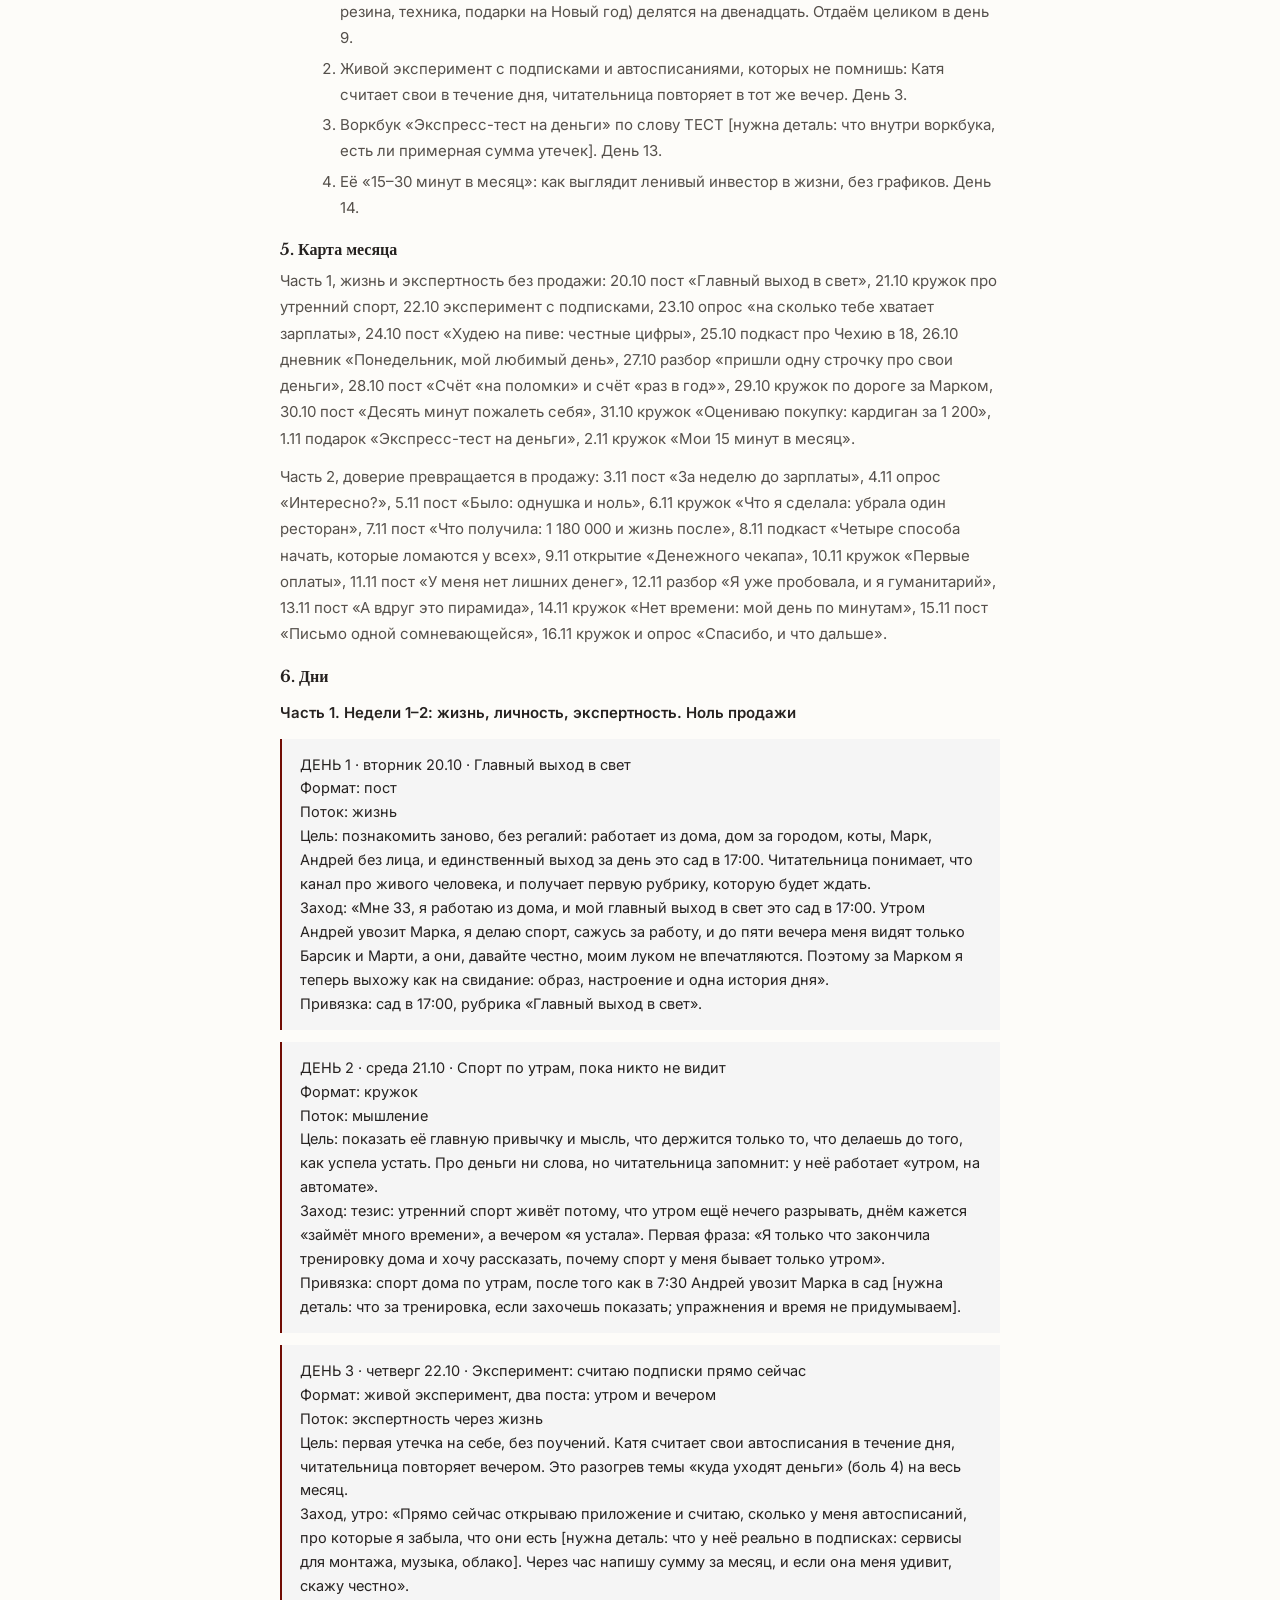
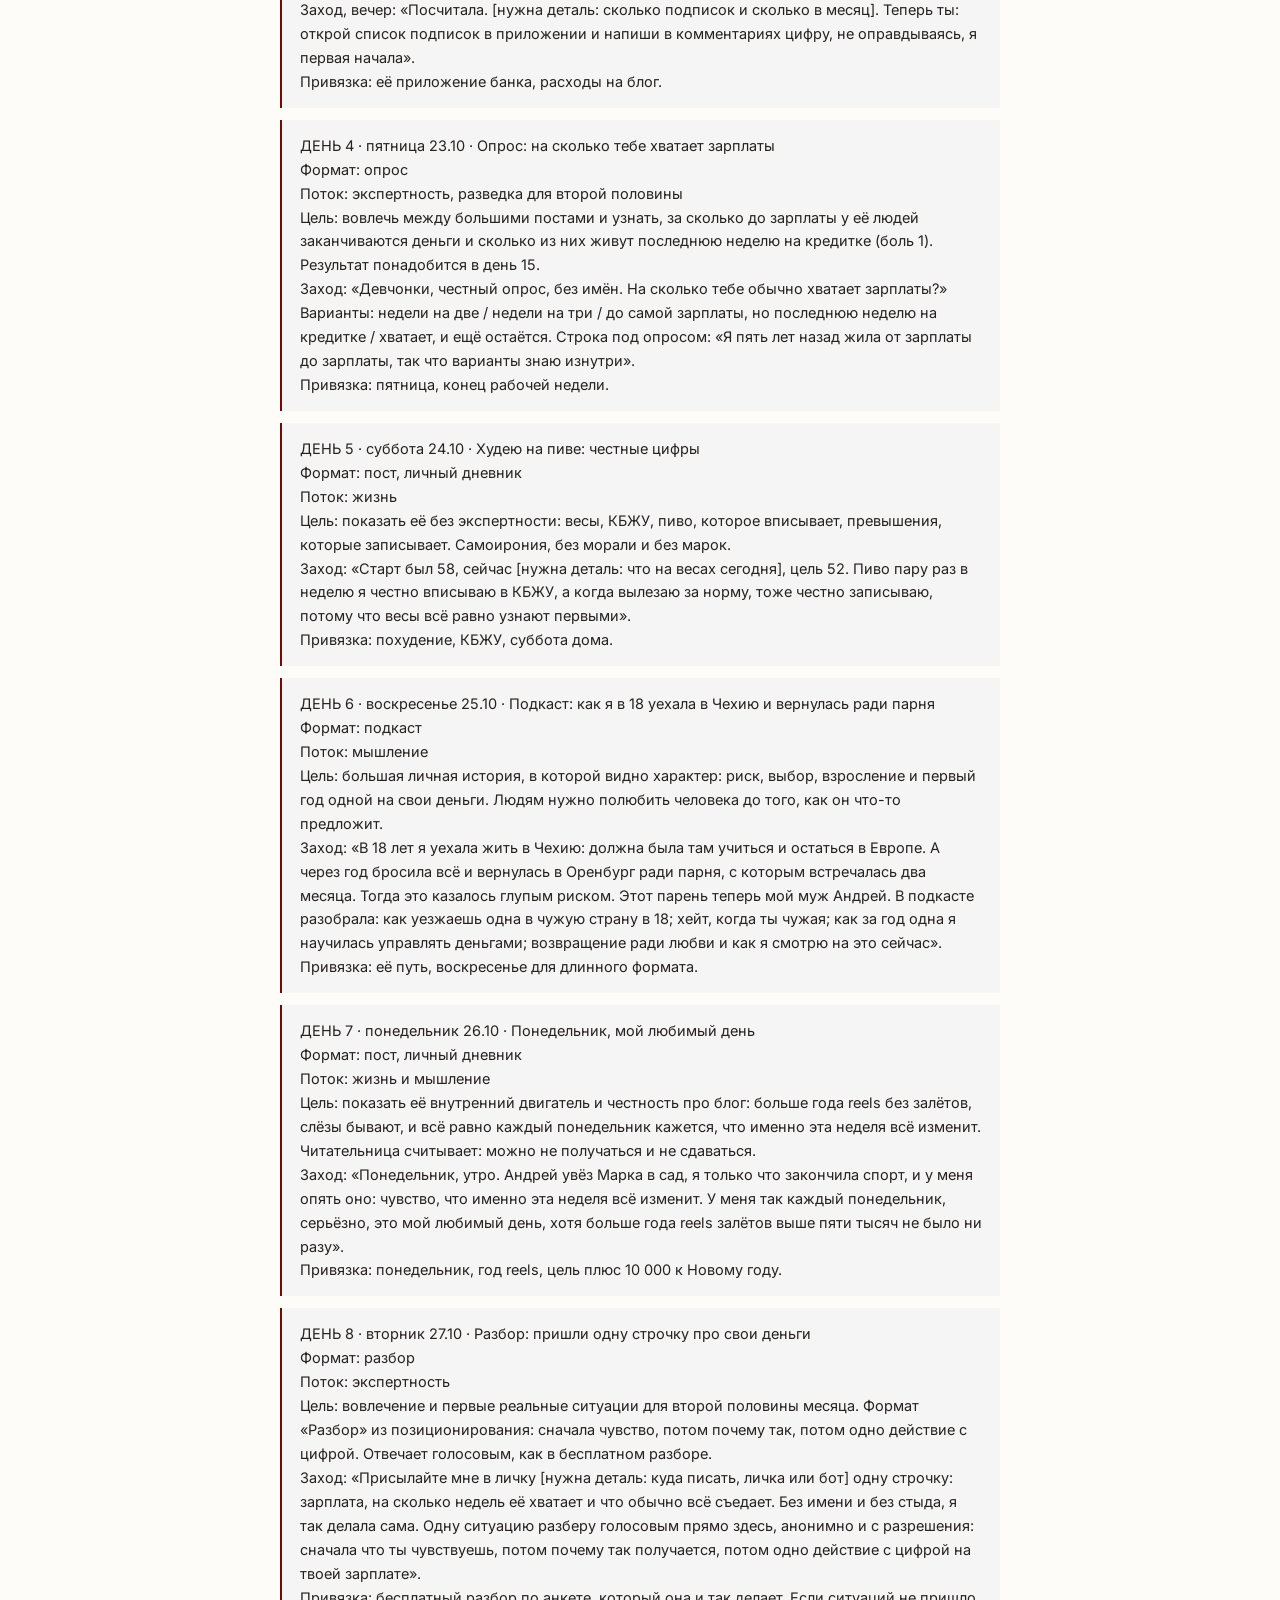
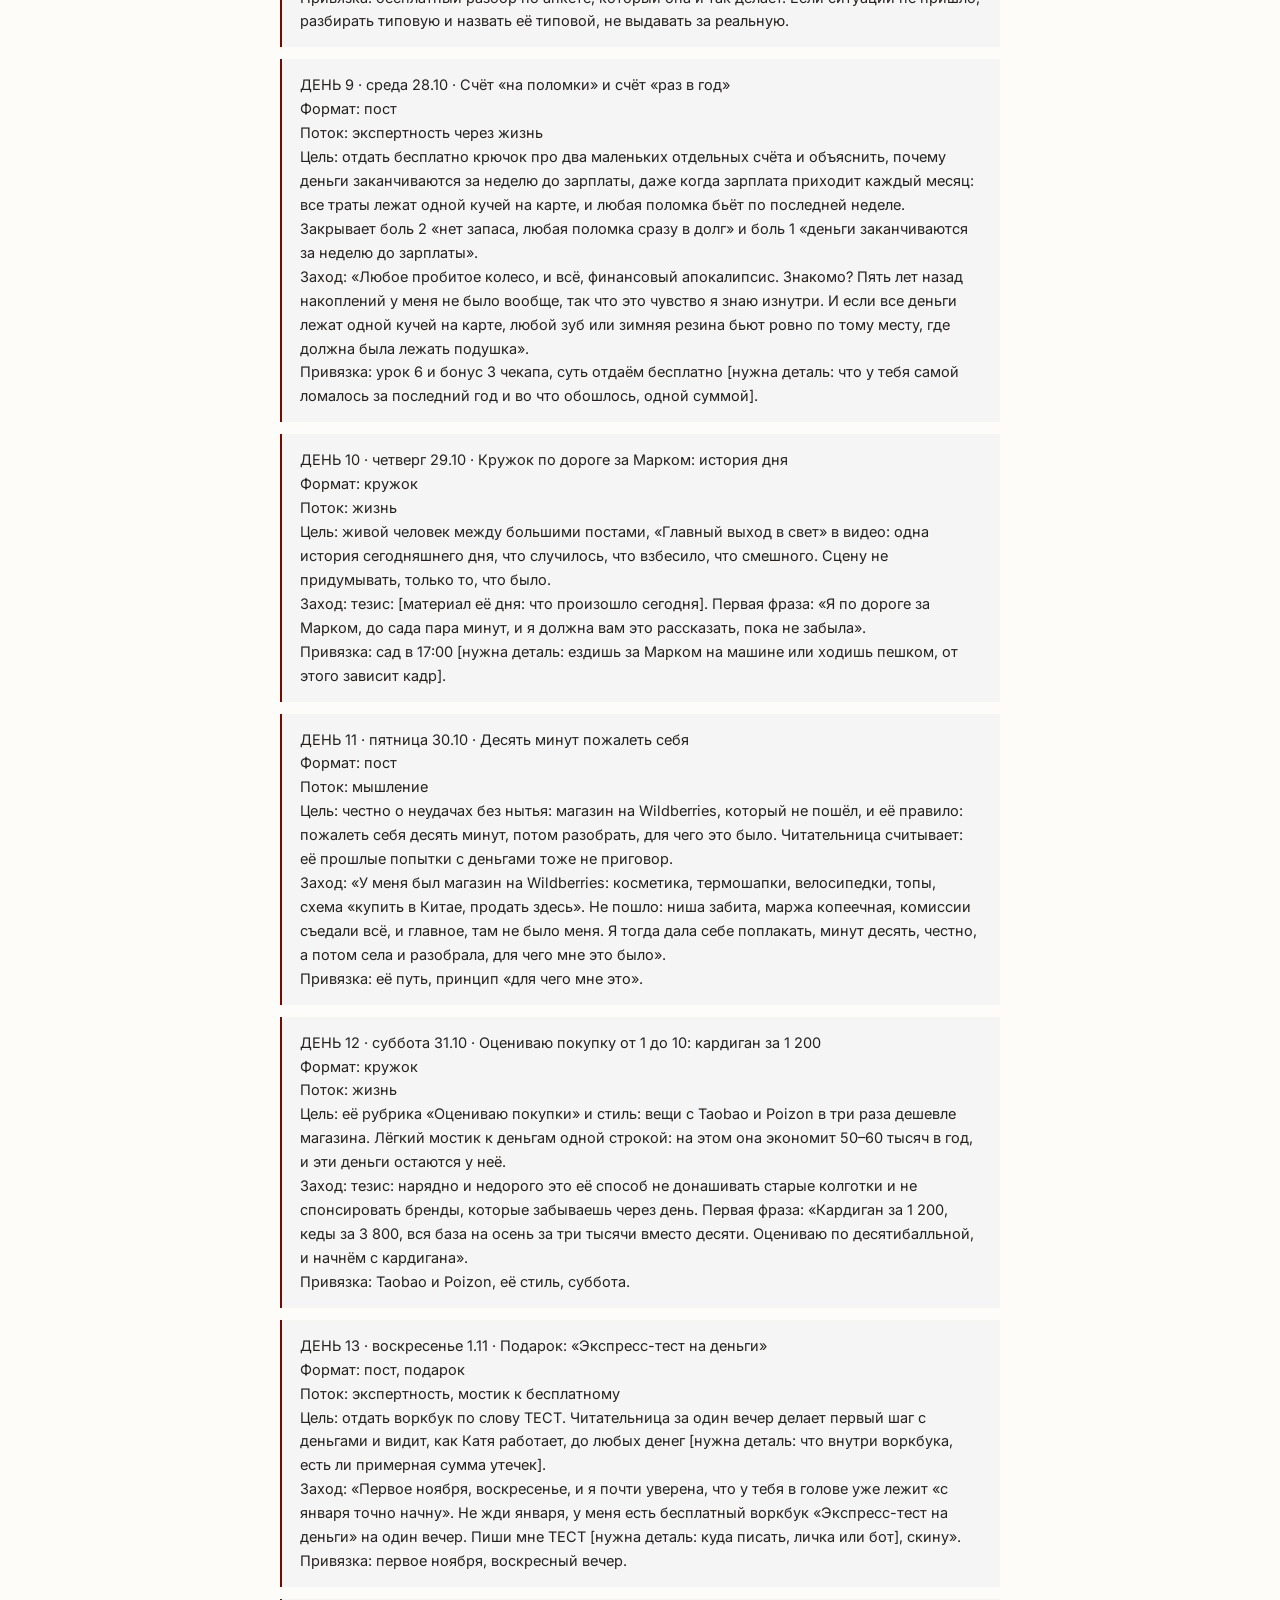
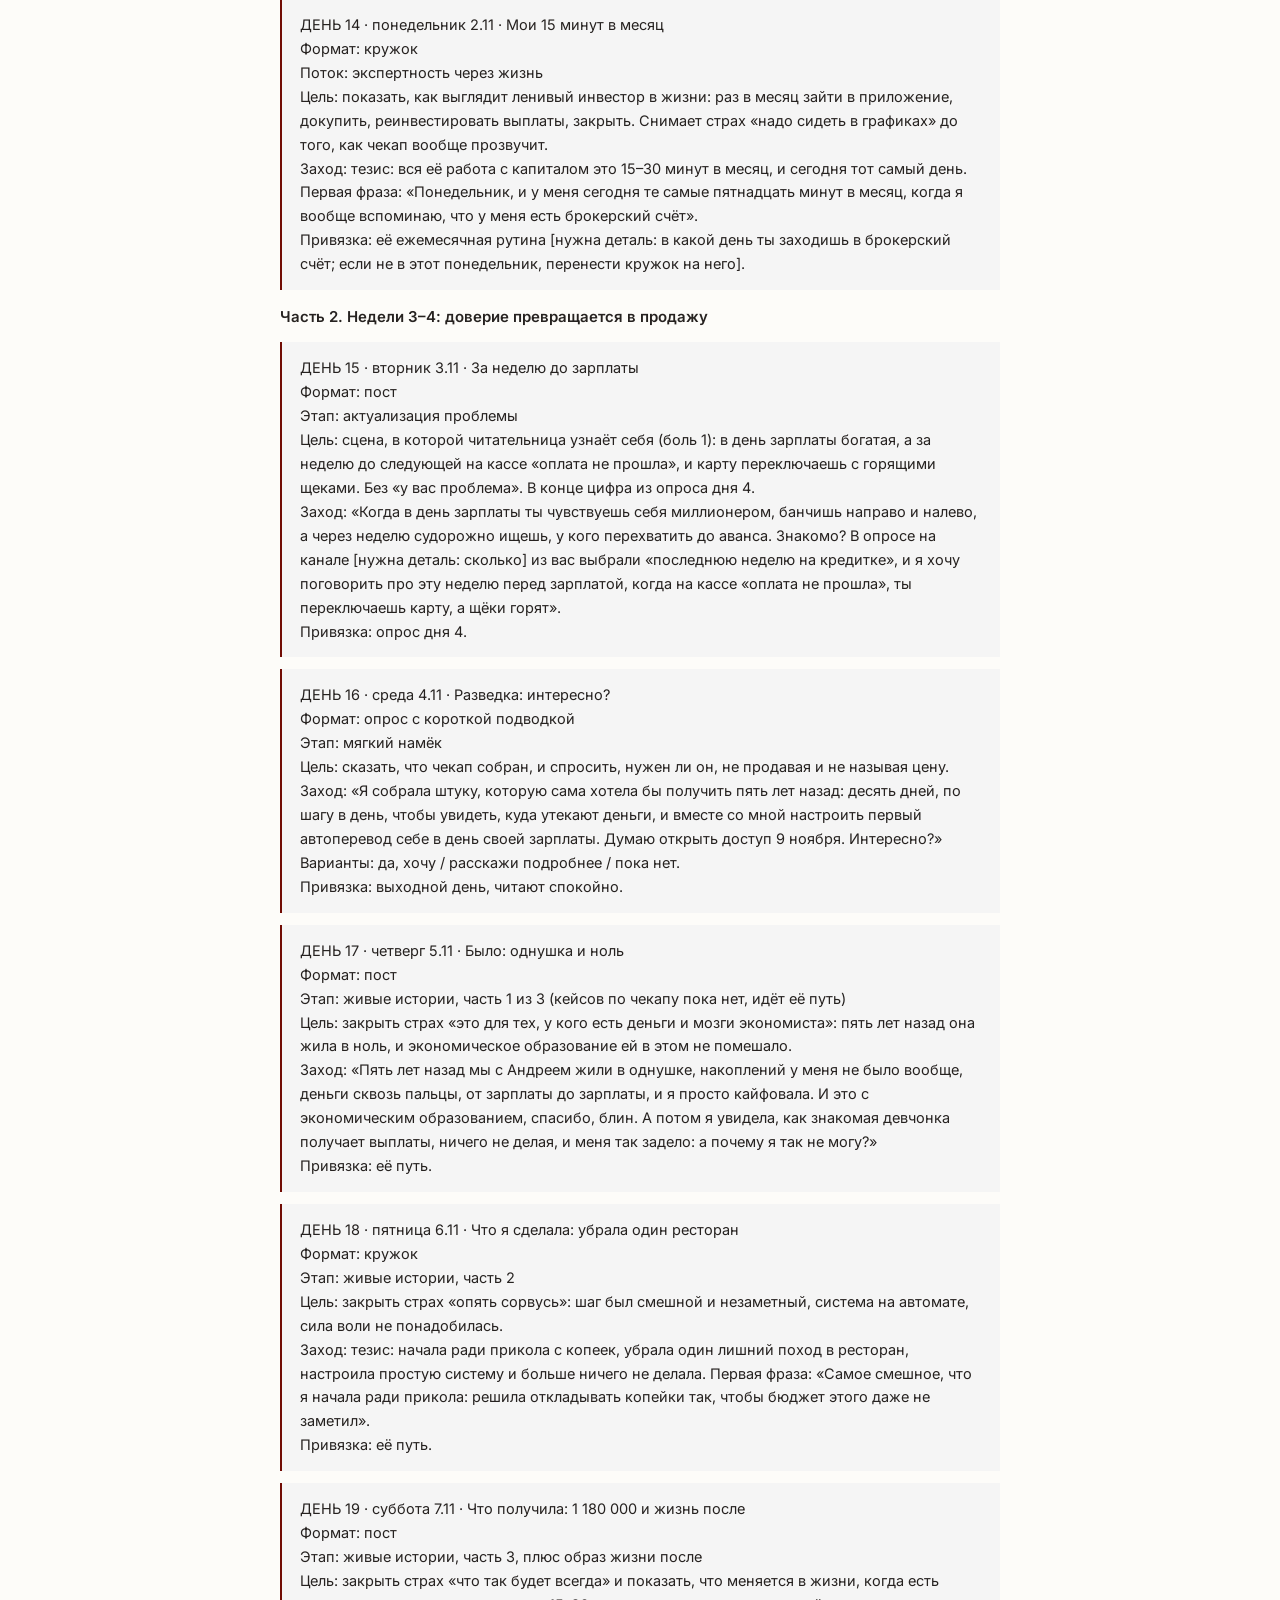
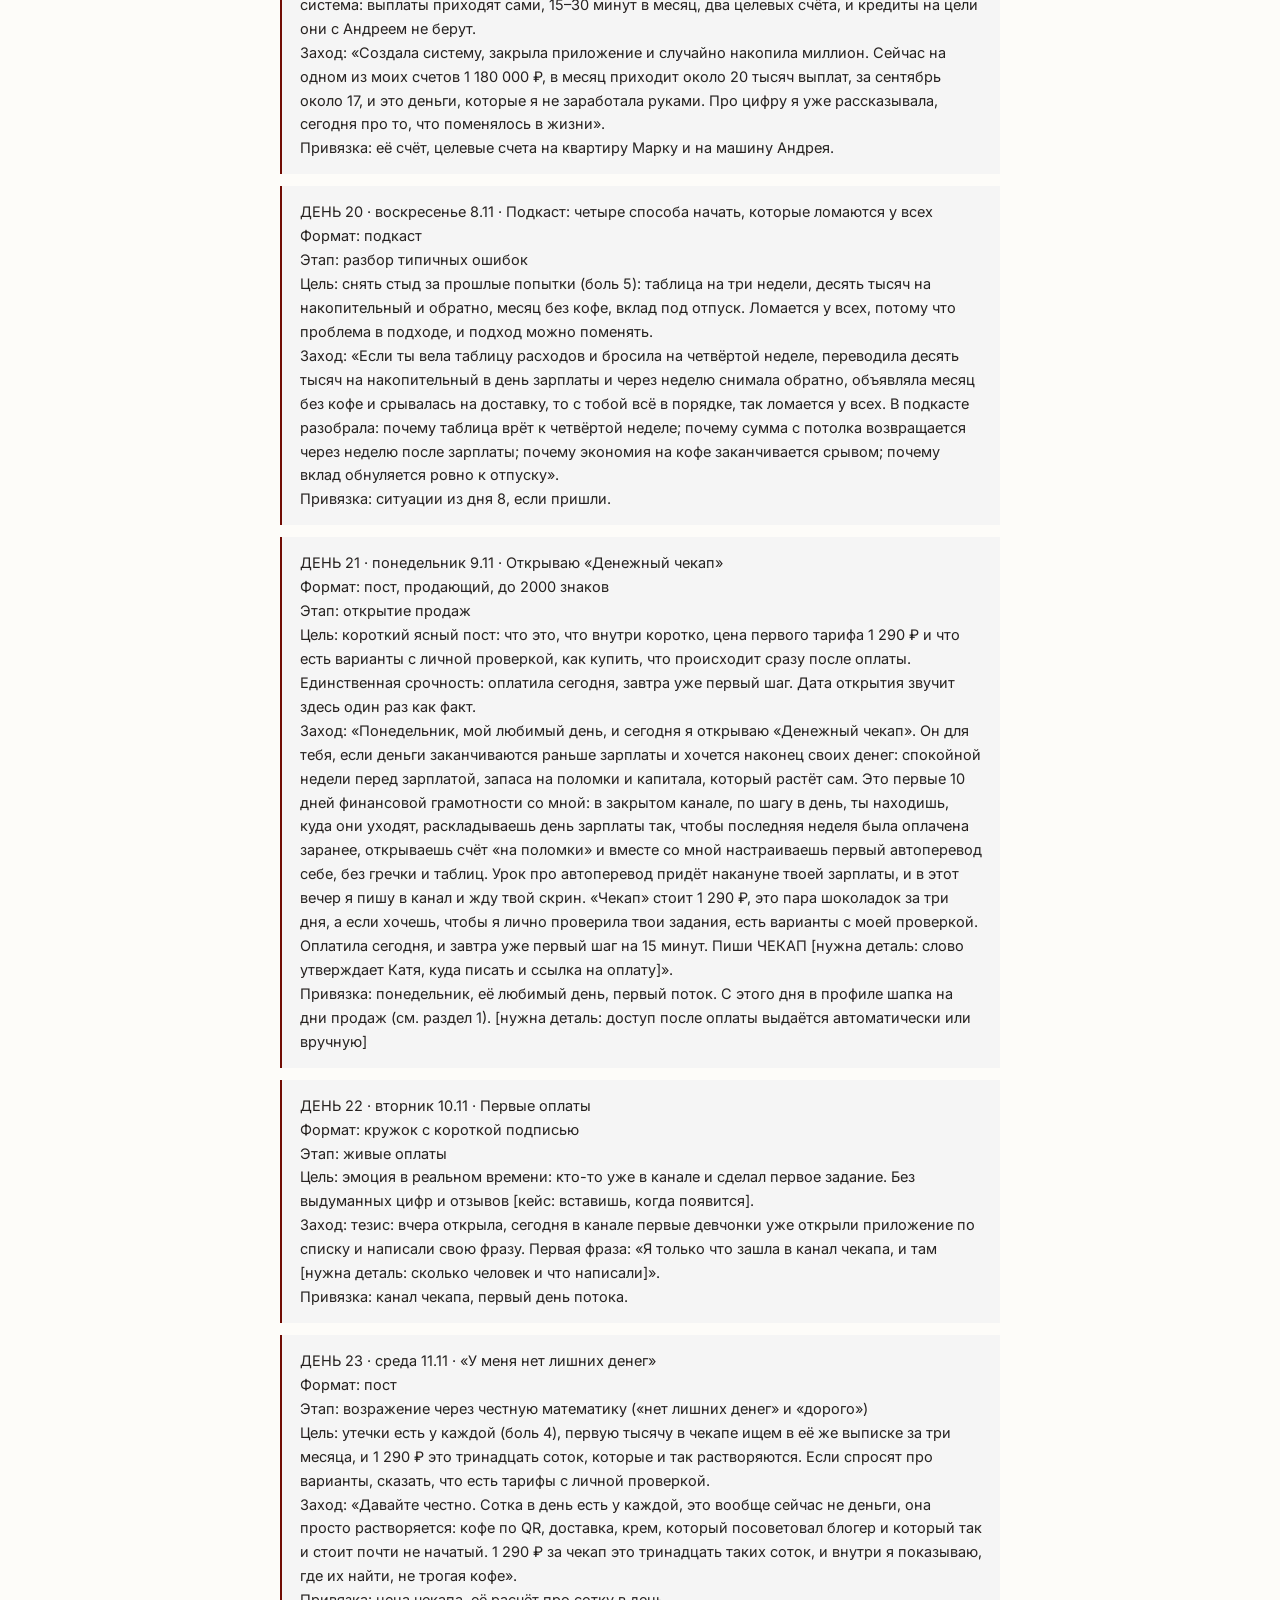
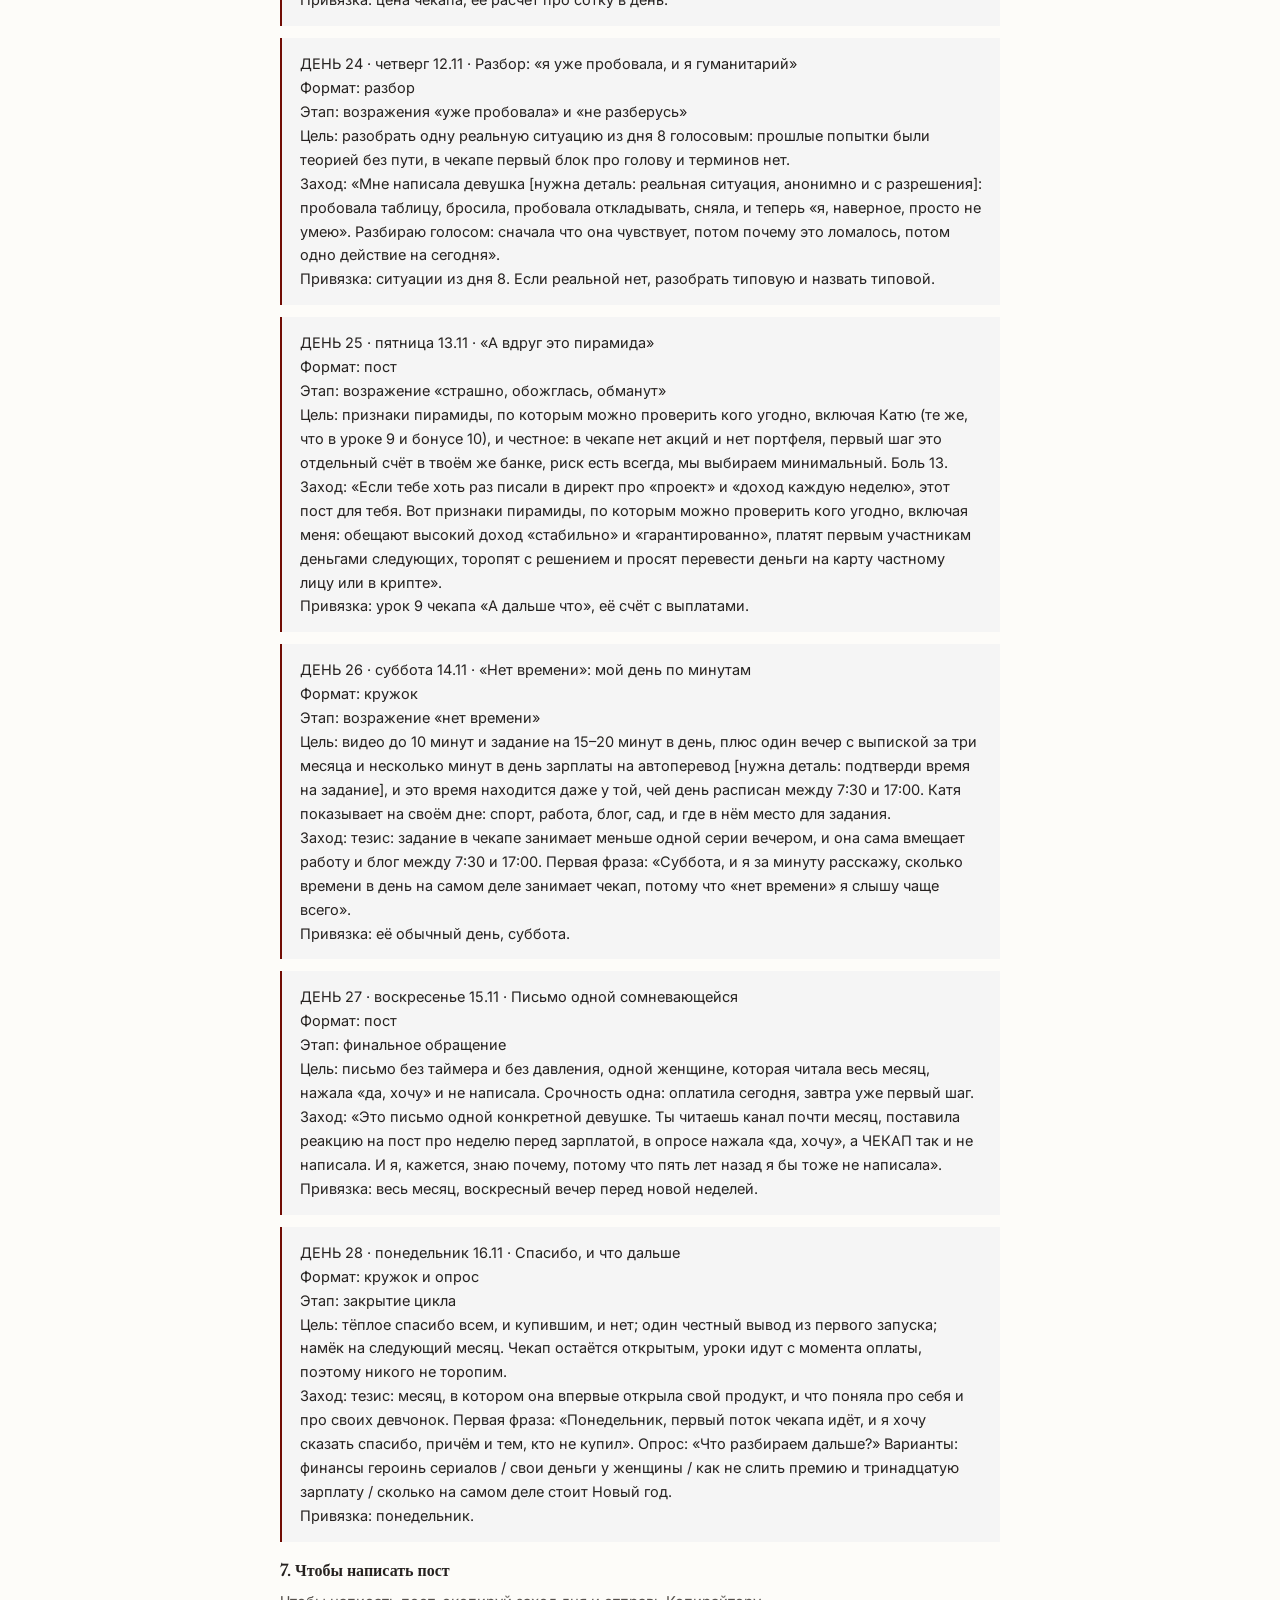
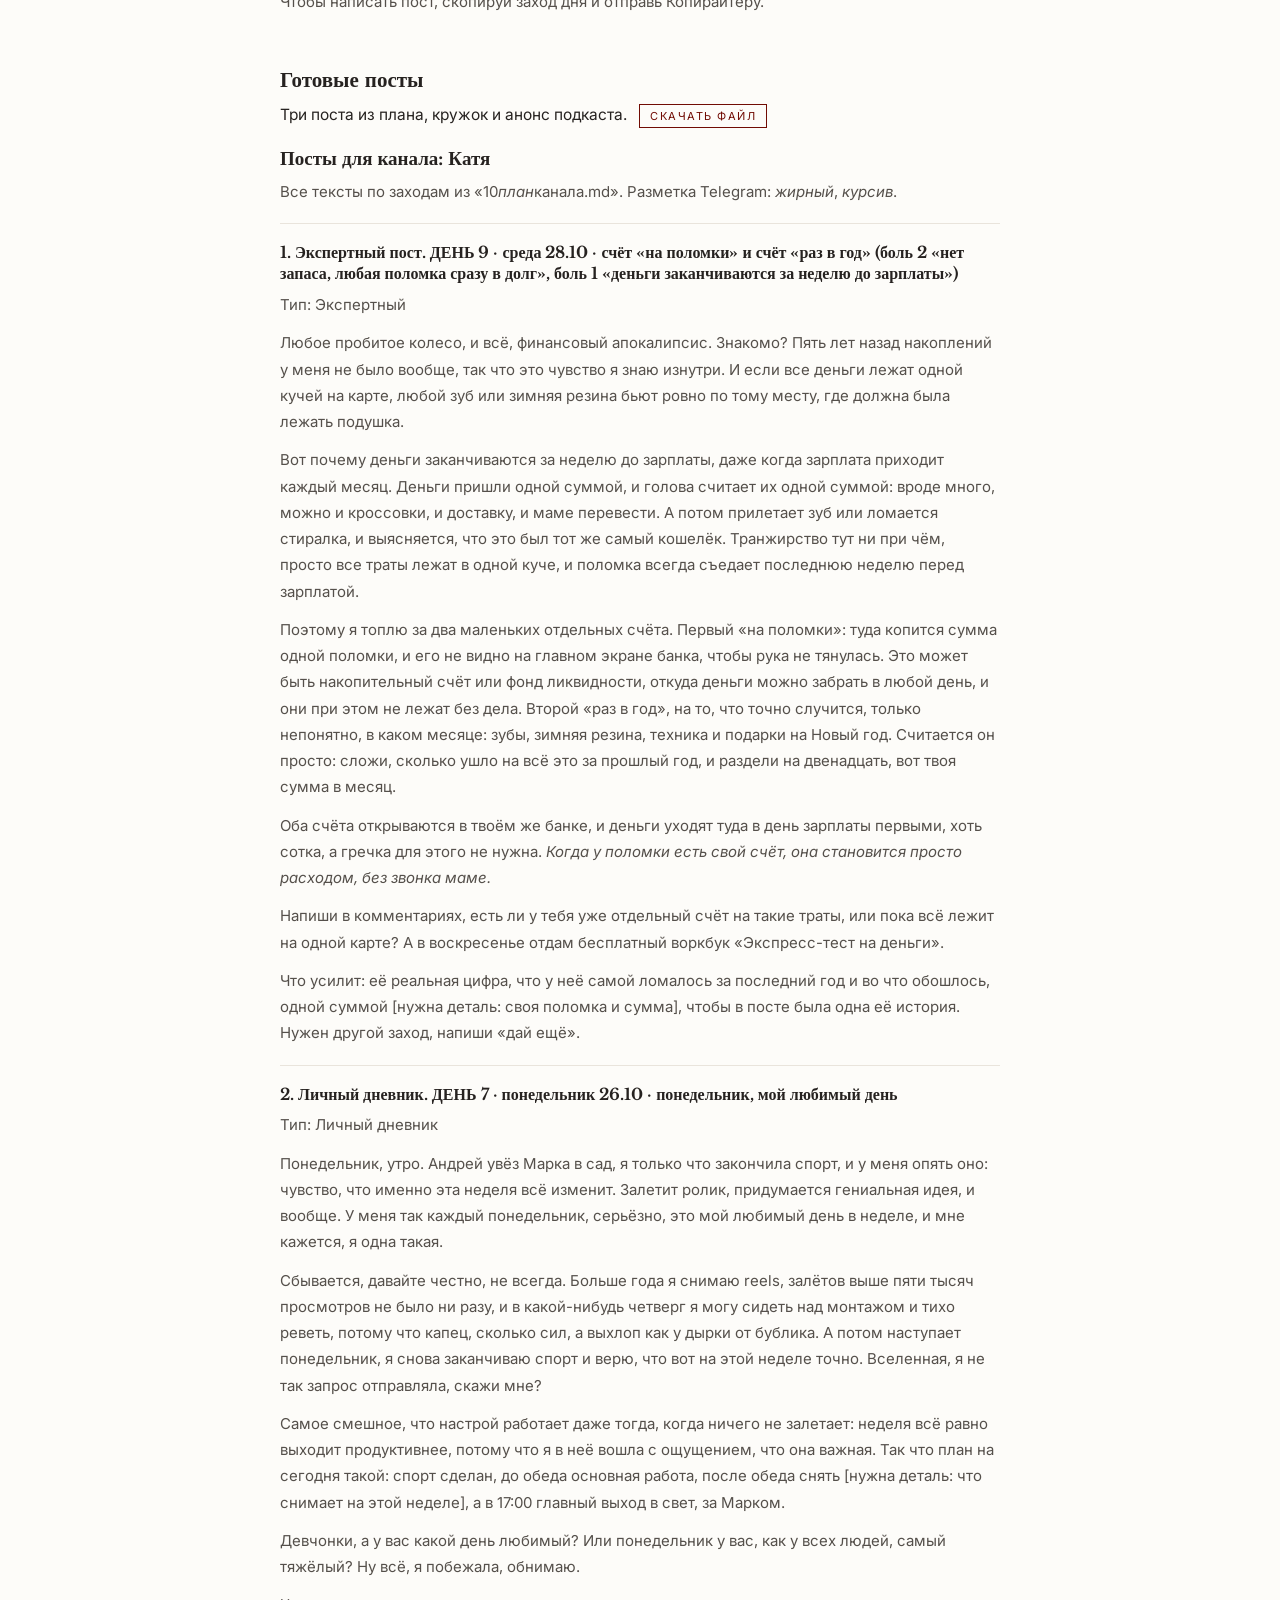
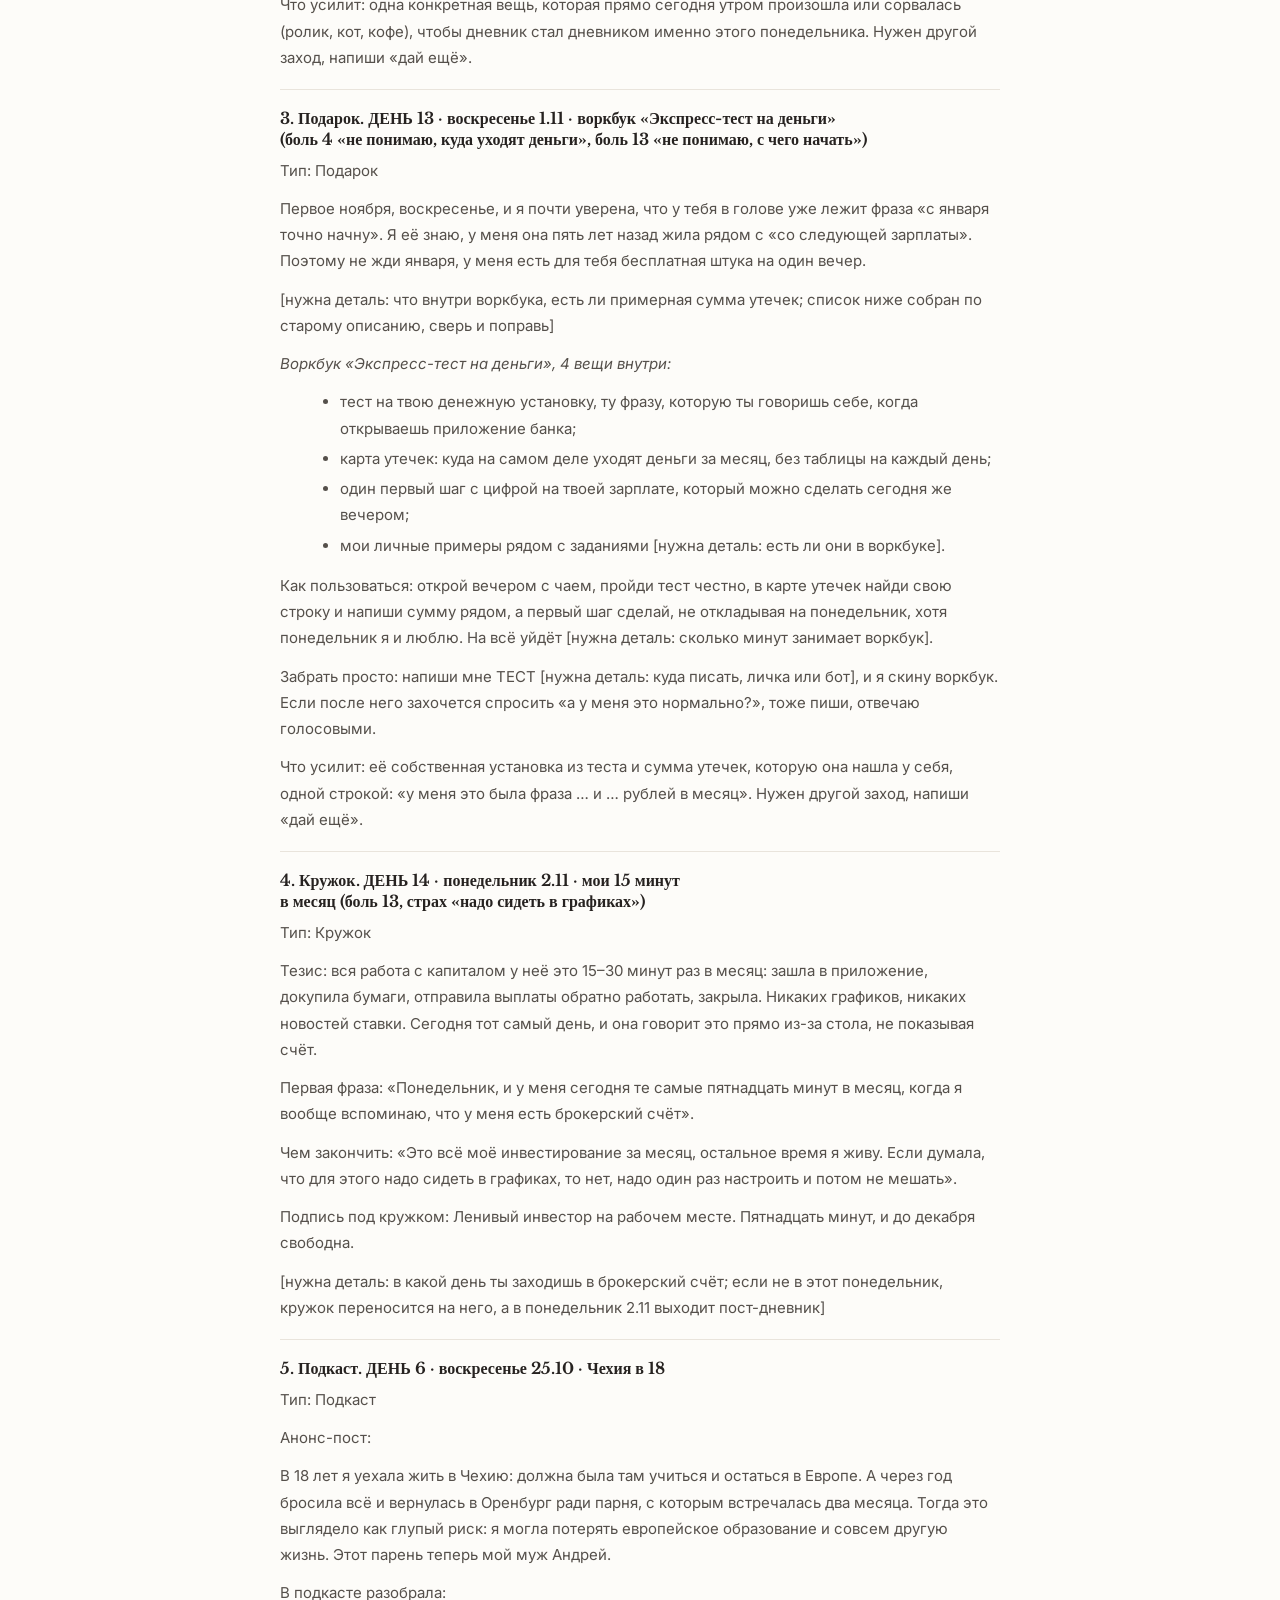
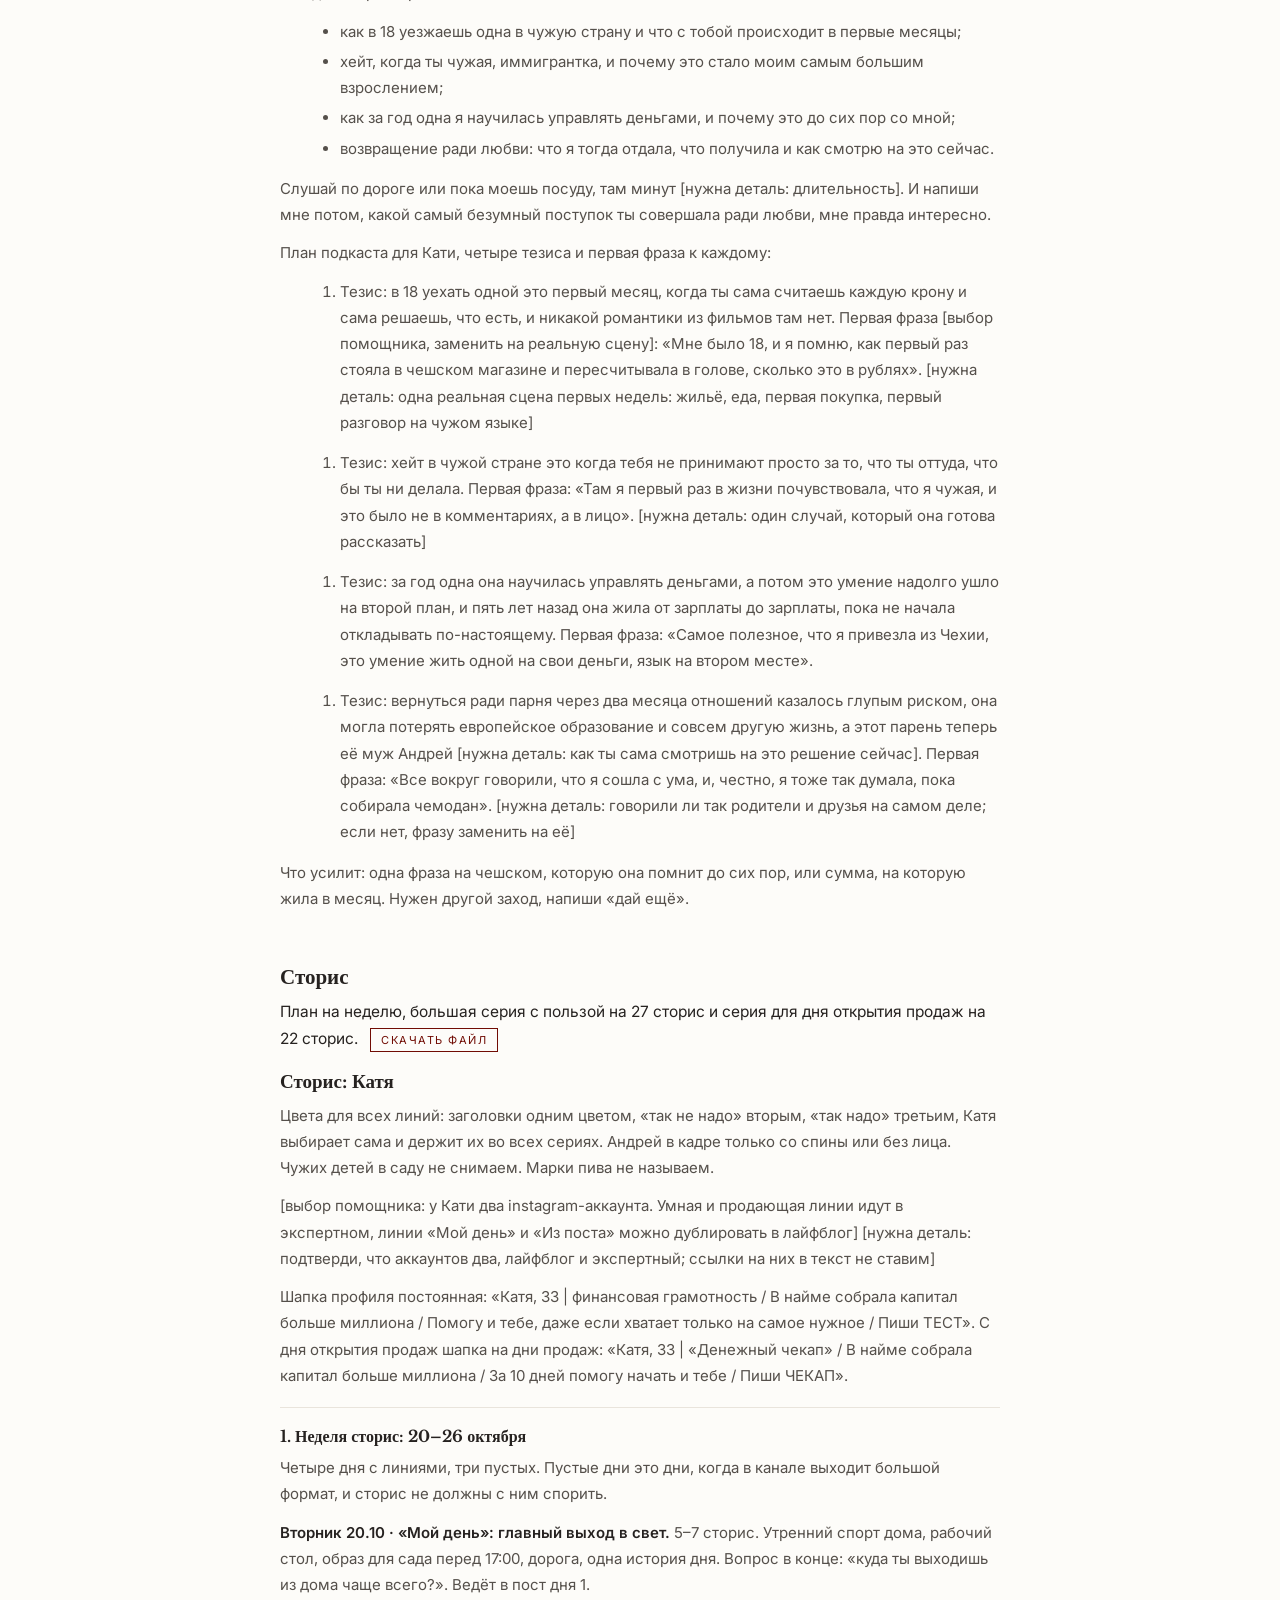
<file: telegram-stage.html>
<!doctype html>
<html lang="ru"><head><meta charset="utf-8"><meta name="robots" content="noindex, nofollow"><meta name="viewport" content="width=device-width, initial-scale=1, viewport-fit=cover">
<title>Telegram: план, посты, сторис · Катя Мотив</title>
<link rel="preconnect" href="https://fonts.googleapis.com"><link rel="preconnect" href="https://fonts.gstatic.com" crossorigin>
<link rel="stylesheet" href="https://fonts.googleapis.com/css2?family=Libre+Baskerville:ital,wght@0,400;0,700;1,400&family=Inter:wght@400;500;600&family=DM+Sans:ital@1&display=swap">
<link rel="stylesheet" href="style.css"></head>
<body><div class="wrap">
<div class="top"><a class="logo" href="index.html"><img src="assets/logo.png" alt="MS"><span>maysoulme</span></a><span class="muted">личная работа</span></div>
<a class="back" href="index.html">← К дорожной карте</a><span class="badge">Этап</span><h1>Telegram: план, посты, сторис</h1><p class="lead">Что выходит каждый день и из чего это сделано.</p><section class="docsec" id="10"><h2>План канала на месяц</h2><p class="lead">Каждый день с 20 октября по 16 ноября: формат, цель, почти готовое начало. Две недели живой человек, потом истории, возражения и открытие продаж 9 ноября. Без «успей до». <a class="dl" href="docs/10_план_канала.md" download>скачать файл</a></p><div class="docbody"><h2 class="sub big">План канала на месяц: Катя</h2>
<h3 class="sub">Три вопроса и ответы за Катю</h3>
<ol><li>Даты: с 20 октября по 16 ноября 2026, продажи «Денежного чекапа» открываю 9 ноября.</li><li>Что происходит в этот месяц: в 17:00 я забираю Марка из сада, и это мой главный выход в свет; по утрам спорт дома, после того как Андрей в 7:30 увозит Марка; худею, считаю КБЖУ, старт 58, сейчас 56, цель 52; делаю упор на количество роликов и иду к плюс 10 000 подписчиков к Новому году. Отдельных дат и поездок в этом окне нет.</li><li>Запуск первый. Чекап собран впервые: 10 дней в закрытом Telegram-канале, по шагу в день, девять видео до 10 минут и текстовый день «Свой запас», первый автоперевод в день зарплаты участницы (урок приходит накануне, по дате из анкеты). Тарифы: «Чекап» 1 290 ₽, «Катя рядом» 1 790 ₽ [нужна деталь: цену утверждает Катя], «С разбором» 2 990 ₽ [нужна деталь: цену утверждает Катя]. В канале называем цену первого тарифа 1 290 ₽ и говорим, что есть варианты с личной проверкой.</li></ol>
<hr>
<h3 class="sub">1. Шапка</h3>
<p>Катя, канал Кати Мотив, ниша «личные финансы для новичков: лёгкие накопления и денежное мышление». Продукт: «Денежный чекап», 10 дней, от 1 290 ₽ (три тарифа). Первый запуск. Окно: вторник 20 октября, понедельник 16 ноября 2026, 28 дней. Открытие продаж: понедельник 9 ноября 2026 [нужна деталь: дата; в плане стоит понедельник 9 ноября]. Шапка профиля постоянная: «Катя, 33 | финансовая грамотность / В найме собрала капитал больше миллиона / Помогу и тебе, даже если хватает только на самое нужное / Пиши ТЕСТ». Шапка профиля на дни продаж, с 9 ноября: «Катя, 33 | «Денежный чекап» / В найме собрала капитал больше миллиона / За 10 дней помогу начать и тебе / Пиши ЧЕКАП».</p>
<h3 class="sub">2. О чём этот документ</h3>
<p>Это расписание канала на четыре недели: что выходит каждый день, зачем и с каких строк начать. Первые две недели канал живёт обычной жизнью Кати: сад, спорт, весы, Чехия, дом и немного денег через быт, ни одного продающего слова. Вторая половина ведёт к чекапу: сцена, в которой читательница узнаёт себя, путь Кати в три части, открытие 9 ноября, возражения по одному и тёплое закрытие.</p>
<h3 class="sub">3. Угол месяца</h3>
<p>«Не жди января. Та тысяча, которая каждый месяц незаметно улетает на доставку и на крем от блогера, может уже в ноябре уйти туда, откуда ты её через неделю после зарплаты не снимешь».</p>
<p>Почему сейчас: ноябрь это месяц, когда у всех в голове уже лежит «с января точно начну», и до Нового года ещё есть два дня зарплаты, чтобы проверить порядок на себе. Для Кати это первый запуск «Денежного чекапа» после года reels без выхлопа, и это отдельная честная история месяца: она открывает его в понедельник, свой любимый день.</p>
<h3 class="sub">4. Бесплатные крючки</h3>
<ol><li>Счёт «на поломки» и счёт «раз в год»: сумма одной поломки лежит на отдельном счёте, которого не видно на главном экране банка, а годовые траты (зубы, зимняя резина, техника, подарки на Новый год) делятся на двенадцать. Отдаём целиком в день 9.</li><li>Живой эксперимент с подписками и автосписаниями, которых не помнишь: Катя считает свои в течение дня, читательница повторяет в тот же вечер. День 3.</li><li>Воркбук «Экспресс-тест на деньги» по слову ТЕСТ [нужна деталь: что внутри воркбука, есть ли примерная сумма утечек]. День 13.</li><li>Её «15–30 минут в месяц»: как выглядит ленивый инвестор в жизни, без графиков. День 14.</li></ol>
<h3 class="sub">5. Карта месяца</h3>
<p>Часть 1, жизнь и экспертность без продажи: 20.10 пост «Главный выход в свет», 21.10 кружок про утренний спорт, 22.10 эксперимент с подписками, 23.10 опрос «на сколько тебе хватает зарплаты», 24.10 пост «Худею на пиве: честные цифры», 25.10 подкаст про Чехию в 18, 26.10 дневник «Понедельник, мой любимый день», 27.10 разбор «пришли одну строчку про свои деньги», 28.10 пост «Счёт «на поломки» и счёт «раз в год»», 29.10 кружок по дороге за Марком, 30.10 пост «Десять минут пожалеть себя», 31.10 кружок «Оцениваю покупку: кардиган за 1 200», 1.11 подарок «Экспресс-тест на деньги», 2.11 кружок «Мои 15 минут в месяц».</p>
<p>Часть 2, доверие превращается в продажу: 3.11 пост «За неделю до зарплаты», 4.11 опрос «Интересно?», 5.11 пост «Было: однушка и ноль», 6.11 кружок «Что я сделала: убрала один ресторан», 7.11 пост «Что получила: 1 180 000 и жизнь после», 8.11 подкаст «Четыре способа начать, которые ломаются у всех», 9.11 открытие «Денежного чекапа», 10.11 кружок «Первые оплаты», 11.11 пост «У меня нет лишних денег», 12.11 разбор «Я уже пробовала, и я гуманитарий», 13.11 пост «А вдруг это пирамида», 14.11 кружок «Нет времени: мой день по минутам», 15.11 пост «Письмо одной сомневающейся», 16.11 кружок и опрос «Спасибо, и что дальше».</p>
<h3 class="sub">6. Дни</h3>
<h4 class="sub small">Часть 1. Недели 1–2: жизнь, личность, экспертность. Ноль продажи</h4>
<pre class="px">ДЕНЬ 1 · вторник 20.10 · Главный выход в свет
Формат: пост
Поток: жизнь
Цель: познакомить заново, без регалий: работает из дома, дом за городом, коты, Марк, Андрей без лица, и единственный выход за день это сад в 17:00. Читательница понимает, что канал про живого человека, и получает первую рубрику, которую будет ждать.
Заход: «Мне 33, я работаю из дома, и мой главный выход в свет это сад в 17:00. Утром Андрей увозит Марка, я делаю спорт, сажусь за работу, и до пяти вечера меня видят только Барсик и Марти, а они, давайте честно, моим луком не впечатляются. Поэтому за Марком я теперь выхожу как на свидание: образ, настроение и одна история дня».
Привязка: сад в 17:00, рубрика «Главный выход в свет».</pre>
<pre class="px">ДЕНЬ 2 · среда 21.10 · Спорт по утрам, пока никто не видит
Формат: кружок
Поток: мышление
Цель: показать её главную привычку и мысль, что держится только то, что делаешь до того, как успела устать. Про деньги ни слова, но читательница запомнит: у неё работает «утром, на автомате».
Заход: тезис: утренний спорт живёт потому, что утром ещё нечего разрывать, днём кажется «займёт много времени», а вечером «я устала». Первая фраза: «Я только что закончила тренировку дома и хочу рассказать, почему спорт у меня бывает только утром».
Привязка: спорт дома по утрам, после того как в 7:30 Андрей увозит Марка в сад [нужна деталь: что за тренировка, если захочешь показать; упражнения и время не придумываем].</pre>
<pre class="px">ДЕНЬ 3 · четверг 22.10 · Эксперимент: считаю подписки прямо сейчас
Формат: живой эксперимент, два поста: утром и вечером
Поток: экспертность через жизнь
Цель: первая утечка на себе, без поучений. Катя считает свои автосписания в течение дня, читательница повторяет вечером. Это разогрев темы «куда уходят деньги» (боль 4) на весь месяц.
Заход, утро: «Прямо сейчас открываю приложение и считаю, сколько у меня автосписаний, про которые я забыла, что они есть [нужна деталь: что у неё реально в подписках: сервисы для монтажа, музыка, облако]. Через час напишу сумму за месяц, и если она меня удивит, скажу честно».
Заход, вечер: «Посчитала. [нужна деталь: сколько подписок и сколько в месяц]. Теперь ты: открой список подписок в приложении и напиши в комментариях цифру, не оправдываясь, я первая начала».
Привязка: её приложение банка, расходы на блог.</pre>
<pre class="px">ДЕНЬ 4 · пятница 23.10 · Опрос: на сколько тебе хватает зарплаты
Формат: опрос
Поток: экспертность, разведка для второй половины
Цель: вовлечь между большими постами и узнать, за сколько до зарплаты у её людей заканчиваются деньги и сколько из них живут последнюю неделю на кредитке (боль 1). Результат понадобится в день 15.
Заход: «Девчонки, честный опрос, без имён. На сколько тебе обычно хватает зарплаты?» Варианты: недели на две / недели на три / до самой зарплаты, но последнюю неделю на кредитке / хватает, и ещё остаётся. Строка под опросом: «Я пять лет назад жила от зарплаты до зарплаты, так что варианты знаю изнутри».
Привязка: пятница, конец рабочей недели.</pre>
<pre class="px">ДЕНЬ 5 · суббота 24.10 · Худею на пиве: честные цифры
Формат: пост, личный дневник
Поток: жизнь
Цель: показать её без экспертности: весы, КБЖУ, пиво, которое вписывает, превышения, которые записывает. Самоирония, без морали и без марок.
Заход: «Старт был 58, сейчас [нужна деталь: что на весах сегодня], цель 52. Пиво пару раз в неделю я честно вписываю в КБЖУ, а когда вылезаю за норму, тоже честно записываю, потому что весы всё равно узнают первыми».
Привязка: похудение, КБЖУ, суббота дома.</pre>
<pre class="px">ДЕНЬ 6 · воскресенье 25.10 · Подкаст: как я в 18 уехала в Чехию и вернулась ради парня
Формат: подкаст
Поток: мышление
Цель: большая личная история, в которой видно характер: риск, выбор, взросление и первый год одной на свои деньги. Людям нужно полюбить человека до того, как он что-то предложит.
Заход: «В 18 лет я уехала жить в Чехию: должна была там учиться и остаться в Европе. А через год бросила всё и вернулась в Оренбург ради парня, с которым встречалась два месяца. Тогда это казалось глупым риском. Этот парень теперь мой муж Андрей. В подкасте разобрала: как уезжаешь одна в чужую страну в 18; хейт, когда ты чужая; как за год одна я научилась управлять деньгами; возвращение ради любви и как я смотрю на это сейчас».
Привязка: её путь, воскресенье для длинного формата.</pre>
<pre class="px">ДЕНЬ 7 · понедельник 26.10 · Понедельник, мой любимый день
Формат: пост, личный дневник
Поток: жизнь и мышление
Цель: показать её внутренний двигатель и честность про блог: больше года reels без залётов, слёзы бывают, и всё равно каждый понедельник кажется, что именно эта неделя всё изменит. Читательница считывает: можно не получаться и не сдаваться.
Заход: «Понедельник, утро. Андрей увёз Марка в сад, я только что закончила спорт, и у меня опять оно: чувство, что именно эта неделя всё изменит. У меня так каждый понедельник, серьёзно, это мой любимый день, хотя больше года reels залётов выше пяти тысяч не было ни разу».
Привязка: понедельник, год reels, цель плюс 10 000 к Новому году.</pre>
<pre class="px">ДЕНЬ 8 · вторник 27.10 · Разбор: пришли одну строчку про свои деньги
Формат: разбор
Поток: экспертность
Цель: вовлечение и первые реальные ситуации для второй половины месяца. Формат «Разбор» из позиционирования: сначала чувство, потом почему так, потом одно действие с цифрой. Отвечает голосовым, как в бесплатном разборе.
Заход: «Присылайте мне в личку [нужна деталь: куда писать, личка или бот] одну строчку: зарплата, на сколько недель её хватает и что обычно всё съедает. Без имени и без стыда, я так делала сама. Одну ситуацию разберу голосовым прямо здесь, анонимно и с разрешения: сначала что ты чувствуешь, потом почему так получается, потом одно действие с цифрой на твоей зарплате».
Привязка: бесплатный разбор по анкете, который она и так делает. Если ситуаций не пришло, разбирать типовую и назвать её типовой, не выдавать за реальную.</pre>
<pre class="px">ДЕНЬ 9 · среда 28.10 · Счёт «на поломки» и счёт «раз в год»
Формат: пост
Поток: экспертность через жизнь
Цель: отдать бесплатно крючок про два маленьких отдельных счёта и объяснить, почему деньги заканчиваются за неделю до зарплаты, даже когда зарплата приходит каждый месяц: все траты лежат одной кучей на карте, и любая поломка бьёт по последней неделе. Закрывает боль 2 «нет запаса, любая поломка сразу в долг» и боль 1 «деньги заканчиваются за неделю до зарплаты».
Заход: «Любое пробитое колесо, и всё, финансовый апокалипсис. Знакомо? Пять лет назад накоплений у меня не было вообще, так что это чувство я знаю изнутри. И если все деньги лежат одной кучей на карте, любой зуб или зимняя резина бьют ровно по тому месту, где должна была лежать подушка».
Привязка: урок 6 и бонус 3 чекапа, суть отдаём бесплатно [нужна деталь: что у тебя самой ломалось за последний год и во что обошлось, одной суммой].</pre>
<pre class="px">ДЕНЬ 10 · четверг 29.10 · Кружок по дороге за Марком: история дня
Формат: кружок
Поток: жизнь
Цель: живой человек между большими постами, «Главный выход в свет» в видео: одна история сегодняшнего дня, что случилось, что взбесило, что смешного. Сцену не придумывать, только то, что было.
Заход: тезис: [материал её дня: что произошло сегодня]. Первая фраза: «Я по дороге за Марком, до сада пара минут, и я должна вам это рассказать, пока не забыла».
Привязка: сад в 17:00 [нужна деталь: ездишь за Марком на машине или ходишь пешком, от этого зависит кадр].</pre>
<pre class="px">ДЕНЬ 11 · пятница 30.10 · Десять минут пожалеть себя
Формат: пост
Поток: мышление
Цель: честно о неудачах без нытья: магазин на Wildberries, который не пошёл, и её правило: пожалеть себя десять минут, потом разобрать, для чего это было. Читательница считывает: её прошлые попытки с деньгами тоже не приговор.
Заход: «У меня был магазин на Wildberries: косметика, термошапки, велосипедки, топы, схема «купить в Китае, продать здесь». Не пошло: ниша забита, маржа копеечная, комиссии съедали всё, и главное, там не было меня. Я тогда дала себе поплакать, минут десять, честно, а потом села и разобрала, для чего мне это было».
Привязка: её путь, принцип «для чего мне это».</pre>
<pre class="px">ДЕНЬ 12 · суббота 31.10 · Оцениваю покупку от 1 до 10: кардиган за 1 200
Формат: кружок
Поток: жизнь
Цель: её рубрика «Оцениваю покупки» и стиль: вещи с Taobao и Poizon в три раза дешевле магазина. Лёгкий мостик к деньгам одной строкой: на этом она экономит 50–60 тысяч в год, и эти деньги остаются у неё.
Заход: тезис: нарядно и недорого это её способ не донашивать старые колготки и не спонсировать бренды, которые забываешь через день. Первая фраза: «Кардиган за 1 200, кеды за 3 800, вся база на осень за три тысячи вместо десяти. Оцениваю по десятибалльной, и начнём с кардигана».
Привязка: Taobao и Poizon, её стиль, суббота.</pre>
<pre class="px">ДЕНЬ 13 · воскресенье 1.11 · Подарок: «Экспресс-тест на деньги»
Формат: пост, подарок
Поток: экспертность, мостик к бесплатному
Цель: отдать воркбук по слову ТЕСТ. Читательница за один вечер делает первый шаг с деньгами и видит, как Катя работает, до любых денег [нужна деталь: что внутри воркбука, есть ли примерная сумма утечек].
Заход: «Первое ноября, воскресенье, и я почти уверена, что у тебя в голове уже лежит «с января точно начну». Не жди января, у меня есть бесплатный воркбук «Экспресс-тест на деньги» на один вечер. Пиши мне ТЕСТ [нужна деталь: куда писать, личка или бот], скину».
Привязка: первое ноября, воскресный вечер.</pre>
<pre class="px">ДЕНЬ 14 · понедельник 2.11 · Мои 15 минут в месяц
Формат: кружок
Поток: экспертность через жизнь
Цель: показать, как выглядит ленивый инвестор в жизни: раз в месяц зайти в приложение, докупить, реинвестировать выплаты, закрыть. Снимает страх «надо сидеть в графиках» до того, как чекап вообще прозвучит.
Заход: тезис: вся её работа с капиталом это 15–30 минут в месяц, и сегодня тот самый день. Первая фраза: «Понедельник, и у меня сегодня те самые пятнадцать минут в месяц, когда я вообще вспоминаю, что у меня есть брокерский счёт».
Привязка: её ежемесячная рутина [нужна деталь: в какой день ты заходишь в брокерский счёт; если не в этот понедельник, перенести кружок на него].</pre>
<h4 class="sub small">Часть 2. Недели 3–4: доверие превращается в продажу</h4>
<pre class="px">ДЕНЬ 15 · вторник 3.11 · За неделю до зарплаты
Формат: пост
Этап: актуализация проблемы
Цель: сцена, в которой читательница узнаёт себя (боль 1): в день зарплаты богатая, а за неделю до следующей на кассе «оплата не прошла», и карту переключаешь с горящими щеками. Без «у вас проблема». В конце цифра из опроса дня 4.
Заход: «Когда в день зарплаты ты чувствуешь себя миллионером, банчишь направо и налево, а через неделю судорожно ищешь, у кого перехватить до аванса. Знакомо? В опросе на канале [нужна деталь: сколько] из вас выбрали «последнюю неделю на кредитке», и я хочу поговорить про эту неделю перед зарплатой, когда на кассе «оплата не прошла», ты переключаешь карту, а щёки горят».
Привязка: опрос дня 4.</pre>
<pre class="px">ДЕНЬ 16 · среда 4.11 · Разведка: интересно?
Формат: опрос с короткой подводкой
Этап: мягкий намёк
Цель: сказать, что чекап собран, и спросить, нужен ли он, не продавая и не называя цену.
Заход: «Я собрала штуку, которую сама хотела бы получить пять лет назад: десять дней, по шагу в день, чтобы увидеть, куда утекают деньги, и вместе со мной настроить первый автоперевод себе в день своей зарплаты. Думаю открыть доступ 9 ноября. Интересно?» Варианты: да, хочу / расскажи подробнее / пока нет.
Привязка: выходной день, читают спокойно.</pre>
<pre class="px">ДЕНЬ 17 · четверг 5.11 · Было: однушка и ноль
Формат: пост
Этап: живые истории, часть 1 из 3 (кейсов по чекапу пока нет, идёт её путь)
Цель: закрыть страх «это для тех, у кого есть деньги и мозги экономиста»: пять лет назад она жила в ноль, и экономическое образование ей в этом не помешало.
Заход: «Пять лет назад мы с Андреем жили в однушке, накоплений у меня не было вообще, деньги сквозь пальцы, от зарплаты до зарплаты, и я просто кайфовала. И это с экономическим образованием, спасибо, блин. А потом я увидела, как знакомая девчонка получает выплаты, ничего не делая, и меня так задело: а почему я так не могу?»
Привязка: её путь.</pre>
<pre class="px">ДЕНЬ 18 · пятница 6.11 · Что я сделала: убрала один ресторан
Формат: кружок
Этап: живые истории, часть 2
Цель: закрыть страх «опять сорвусь»: шаг был смешной и незаметный, система на автомате, сила воли не понадобилась.
Заход: тезис: начала ради прикола с копеек, убрала один лишний поход в ресторан, настроила простую систему и больше ничего не делала. Первая фраза: «Самое смешное, что я начала ради прикола: решила откладывать копейки так, чтобы бюджет этого даже не заметил».
Привязка: её путь.</pre>
<pre class="px">ДЕНЬ 19 · суббота 7.11 · Что получила: 1 180 000 и жизнь после
Формат: пост
Этап: живые истории, часть 3, плюс образ жизни после
Цель: закрыть страх «что так будет всегда» и показать, что меняется в жизни, когда есть система: выплаты приходят сами, 15–30 минут в месяц, два целевых счёта, и кредиты на цели они с Андреем не берут.
Заход: «Создала систему, закрыла приложение и случайно накопила миллион. Сейчас на одном из моих счетов 1 180 000 ₽, в месяц приходит около 20 тысяч выплат, за сентябрь около 17, и это деньги, которые я не заработала руками. Про цифру я уже рассказывала, сегодня про то, что поменялось в жизни».
Привязка: её счёт, целевые счета на квартиру Марку и на машину Андрея.</pre>
<pre class="px">ДЕНЬ 20 · воскресенье 8.11 · Подкаст: четыре способа начать, которые ломаются у всех
Формат: подкаст
Этап: разбор типичных ошибок
Цель: снять стыд за прошлые попытки (боль 5): таблица на три недели, десять тысяч на накопительный и обратно, месяц без кофе, вклад под отпуск. Ломается у всех, потому что проблема в подходе, и подход можно поменять.
Заход: «Если ты вела таблицу расходов и бросила на четвёртой неделе, переводила десять тысяч на накопительный в день зарплаты и через неделю снимала обратно, объявляла месяц без кофе и срывалась на доставку, то с тобой всё в порядке, так ломается у всех. В подкасте разобрала: почему таблица врёт к четвёртой неделе; почему сумма с потолка возвращается через неделю после зарплаты; почему экономия на кофе заканчивается срывом; почему вклад обнуляется ровно к отпуску».
Привязка: ситуации из дня 8, если пришли.</pre>
<pre class="px">ДЕНЬ 21 · понедельник 9.11 · Открываю «Денежный чекап»
Формат: пост, продающий, до 2000 знаков
Этап: открытие продаж
Цель: короткий ясный пост: что это, что внутри коротко, цена первого тарифа 1 290 ₽ и что есть варианты с личной проверкой, как купить, что происходит сразу после оплаты. Единственная срочность: оплатила сегодня, завтра уже первый шаг. Дата открытия звучит здесь один раз как факт.
Заход: «Понедельник, мой любимый день, и сегодня я открываю «Денежный чекап». Он для тебя, если деньги заканчиваются раньше зарплаты и хочется наконец своих денег: спокойной недели перед зарплатой, запаса на поломки и капитала, который растёт сам. Это первые 10 дней финансовой грамотности со мной: в закрытом канале, по шагу в день, ты находишь, куда они уходят, раскладываешь день зарплаты так, чтобы последняя неделя была оплачена заранее, открываешь счёт «на поломки» и вместе со мной настраиваешь первый автоперевод себе, без гречки и таблиц. Урок про автоперевод придёт накануне твоей зарплаты, и в этот вечер я пишу в канал и жду твой скрин. «Чекап» стоит 1 290 ₽, это пара шоколадок за три дня, а если хочешь, чтобы я лично проверила твои задания, есть варианты с моей проверкой. Оплатила сегодня, и завтра уже первый шаг на 15 минут. Пиши ЧЕКАП [нужна деталь: слово утверждает Катя, куда писать и ссылка на оплату]».
Привязка: понедельник, её любимый день, первый поток. С этого дня в профиле шапка на дни продаж (см. раздел 1). [нужна деталь: доступ после оплаты выдаётся автоматически или вручную]</pre>
<pre class="px">ДЕНЬ 22 · вторник 10.11 · Первые оплаты
Формат: кружок с короткой подписью
Этап: живые оплаты
Цель: эмоция в реальном времени: кто-то уже в канале и сделал первое задание. Без выдуманных цифр и отзывов [кейс: вставишь, когда появится].
Заход: тезис: вчера открыла, сегодня в канале первые девчонки уже открыли приложение по списку и написали свою фразу. Первая фраза: «Я только что зашла в канал чекапа, и там [нужна деталь: сколько человек и что написали]».
Привязка: канал чекапа, первый день потока.</pre>
<pre class="px">ДЕНЬ 23 · среда 11.11 · «У меня нет лишних денег»
Формат: пост
Этап: возражение через честную математику («нет лишних денег» и «дорого»)
Цель: утечки есть у каждой (боль 4), первую тысячу в чекапе ищем в её же выписке за три месяца, и 1 290 ₽ это тринадцать соток, которые и так растворяются. Если спросят про варианты, сказать, что есть тарифы с личной проверкой.
Заход: «Давайте честно. Сотка в день есть у каждой, это вообще сейчас не деньги, она просто растворяется: кофе по QR, доставка, крем, который посоветовал блогер и который так и стоит почти не начатый. 1 290 ₽ за чекап это тринадцать таких соток, и внутри я показываю, где их найти, не трогая кофе».
Привязка: цена чекапа, её расчёт про сотку в день.</pre>
<pre class="px">ДЕНЬ 24 · четверг 12.11 · Разбор: «я уже пробовала, и я гуманитарий»
Формат: разбор
Этап: возражения «уже пробовала» и «не разберусь»
Цель: разобрать одну реальную ситуацию из дня 8 голосовым: прошлые попытки были теорией без пути, в чекапе первый блок про голову и терминов нет.
Заход: «Мне написала девушка [нужна деталь: реальная ситуация, анонимно и с разрешения]: пробовала таблицу, бросила, пробовала откладывать, сняла, и теперь «я, наверное, просто не умею». Разбираю голосом: сначала что она чувствует, потом почему это ломалось, потом одно действие на сегодня».
Привязка: ситуации из дня 8. Если реальной нет, разобрать типовую и назвать типовой.</pre>
<pre class="px">ДЕНЬ 25 · пятница 13.11 · «А вдруг это пирамида»
Формат: пост
Этап: возражение «страшно, обожглась, обманут»
Цель: признаки пирамиды, по которым можно проверить кого угодно, включая Катю (те же, что в уроке 9 и бонусе 10), и честное: в чекапе нет акций и нет портфеля, первый шаг это отдельный счёт в твоём же банке, риск есть всегда, мы выбираем минимальный. Боль 13.
Заход: «Если тебе хоть раз писали в директ про «проект» и «доход каждую неделю», этот пост для тебя. Вот признаки пирамиды, по которым можно проверить кого угодно, включая меня: обещают высокий доход «стабильно» и «гарантированно», платят первым участникам деньгами следующих, торопят с решением и просят перевести деньги на карту частному лицу или в крипте».
Привязка: урок 9 чекапа «А дальше что», её счёт с выплатами.</pre>
<pre class="px">ДЕНЬ 26 · суббота 14.11 · «Нет времени»: мой день по минутам
Формат: кружок
Этап: возражение «нет времени»
Цель: видео до 10 минут и задание на 15–20 минут в день, плюс один вечер с выпиской за три месяца и несколько минут в день зарплаты на автоперевод [нужна деталь: подтверди время на задание], и это время находится даже у той, чей день расписан между 7:30 и 17:00. Катя показывает на своём дне: спорт, работа, блог, сад, и где в нём место для задания.
Заход: тезис: задание в чекапе занимает меньше одной серии вечером, и она сама вмещает работу и блог между 7:30 и 17:00. Первая фраза: «Суббота, и я за минуту расскажу, сколько времени в день на самом деле занимает чекап, потому что «нет времени» я слышу чаще всего».
Привязка: её обычный день, суббота.</pre>
<pre class="px">ДЕНЬ 27 · воскресенье 15.11 · Письмо одной сомневающейся
Формат: пост
Этап: финальное обращение
Цель: письмо без таймера и без давления, одной женщине, которая читала весь месяц, нажала «да, хочу» и не написала. Срочность одна: оплатила сегодня, завтра уже первый шаг.
Заход: «Это письмо одной конкретной девушке. Ты читаешь канал почти месяц, поставила реакцию на пост про неделю перед зарплатой, в опросе нажала «да, хочу», а ЧЕКАП так и не написала. И я, кажется, знаю почему, потому что пять лет назад я бы тоже не написала».
Привязка: весь месяц, воскресный вечер перед новой неделей.</pre>
<pre class="px">ДЕНЬ 28 · понедельник 16.11 · Спасибо, и что дальше
Формат: кружок и опрос
Этап: закрытие цикла
Цель: тёплое спасибо всем, и купившим, и нет; один честный вывод из первого запуска; намёк на следующий месяц. Чекап остаётся открытым, уроки идут с момента оплаты, поэтому никого не торопим.
Заход: тезис: месяц, в котором она впервые открыла свой продукт, и что поняла про себя и про своих девчонок. Первая фраза: «Понедельник, первый поток чекапа идёт, и я хочу сказать спасибо, причём и тем, кто не купил». Опрос: «Что разбираем дальше?» Варианты: финансы героинь сериалов / свои деньги у женщины / как не слить премию и тринадцатую зарплату / сколько на самом деле стоит Новый год.
Привязка: понедельник.</pre>
<h3 class="sub">7. Чтобы написать пост</h3>
<p>Чтобы написать пост, скопируй заход дня и отправь Копирайтеру.</p></div></section><section class="docsec" id="11"><h2>Готовые посты</h2><p class="lead">Три поста из плана, кружок и анонс подкаста. <a class="dl" href="docs/11_посты.md" download>скачать файл</a></p><div class="docbody"><h2 class="sub big">Посты для канала: Катя</h2>
<p>Все тексты по заходам из «10<em>план</em>канала.md». Разметка Telegram: <em>жирный</em>, <em>курсив</em>.</p>
<hr>
<h3 class="sub">1. Экспертный пост. ДЕНЬ 9 · среда 28.10 · счёт «на поломки» и счёт «раз в год» (боль 2 «нет запаса, любая поломка сразу в долг», боль 1 «деньги заканчиваются за неделю до зарплаты»)</h3>
<p>Тип: Экспертный</p>
<p>Любое пробитое колесо, и всё, финансовый апокалипсис. Знакомо? Пять лет назад накоплений у меня не было вообще, так что это чувство я знаю изнутри. И если все деньги лежат одной кучей на карте, любой зуб или зимняя резина бьют ровно по тому месту, где должна была лежать подушка.</p>
<p>Вот почему деньги заканчиваются за неделю до зарплаты, даже когда зарплата приходит каждый месяц. Деньги пришли одной суммой, и голова считает их одной суммой: вроде много, можно и кроссовки, и доставку, и маме перевести. А потом прилетает зуб или ломается стиралка, и выясняется, что это был тот же самый кошелёк. Транжирство тут ни при чём, просто все траты лежат в одной куче, и поломка всегда съедает последнюю неделю перед зарплатой.</p>
<p>Поэтому я топлю за два маленьких отдельных счёта. Первый «на поломки»: туда копится сумма одной поломки, и его не видно на главном экране банка, чтобы рука не тянулась. Это может быть накопительный счёт или фонд ликвидности, откуда деньги можно забрать в любой день, и они при этом не лежат без дела. Второй «раз в год», на то, что точно случится, только непонятно, в каком месяце: зубы, зимняя резина, техника и подарки на Новый год. Считается он просто: сложи, сколько ушло на всё это за прошлый год, и раздели на двенадцать, вот твоя сумма в месяц.</p>
<p>Оба счёта открываются в твоём же банке, и деньги уходят туда в день зарплаты первыми, хоть сотка, а гречка для этого не нужна. <em>Когда у поломки есть свой счёт, она становится просто расходом, без звонка маме.</em></p>
<p>Напиши в комментариях, есть ли у тебя уже отдельный счёт на такие траты, или пока всё лежит на одной карте? А в воскресенье отдам бесплатный воркбук «Экспресс-тест на деньги».</p>
<p>Что усилит: её реальная цифра, что у неё самой ломалось за последний год и во что обошлось, одной суммой [нужна деталь: своя поломка и сумма], чтобы в посте была одна её история. Нужен другой заход, напиши «дай ещё».</p>
<hr>
<h3 class="sub">2. Личный дневник. ДЕНЬ 7 · понедельник 26.10 · понедельник, мой любимый день</h3>
<p>Тип: Личный дневник</p>
<p>Понедельник, утро. Андрей увёз Марка в сад, я только что закончила спорт, и у меня опять оно: чувство, что именно эта неделя всё изменит. Залетит ролик, придумается гениальная идея, и вообще. У меня так каждый понедельник, серьёзно, это мой любимый день в неделе, и мне кажется, я одна такая.</p>
<p>Сбывается, давайте честно, не всегда. Больше года я снимаю reels, залётов выше пяти тысяч просмотров не было ни разу, и в какой-нибудь четверг я могу сидеть над монтажом и тихо реветь, потому что капец, сколько сил, а выхлоп как у дырки от бублика. А потом наступает понедельник, я снова заканчиваю спорт и верю, что вот на этой неделе точно. Вселенная, я не так запрос отправляла, скажи мне?</p>
<p>Самое смешное, что настрой работает даже тогда, когда ничего не залетает: неделя всё равно выходит продуктивнее, потому что я в неё вошла с ощущением, что она важная. Так что план на сегодня такой: спорт сделан, до обеда основная работа, после обеда снять [нужна деталь: что снимает на этой неделе], а в 17:00 главный выход в свет, за Марком.</p>
<p>Девчонки, а у вас какой день любимый? Или понедельник у вас, как у всех людей, самый тяжёлый? Ну всё, я побежала, обнимаю.</p>
<p>Что усилит: одна конкретная вещь, которая прямо сегодня утром произошла или сорвалась (ролик, кот, кофе), чтобы дневник стал дневником именно этого понедельника. Нужен другой заход, напиши «дай ещё».</p>
<hr>
<h3 class="sub">3. Подарок. ДЕНЬ 13 · воскресенье 1.11 · воркбук «Экспресс-тест на деньги» (боль 4 «не понимаю, куда уходят деньги», боль 13 «не понимаю, с чего начать»)</h3>
<p>Тип: Подарок</p>
<p>Первое ноября, воскресенье, и я почти уверена, что у тебя в голове уже лежит фраза «с января точно начну». Я её знаю, у меня она пять лет назад жила рядом с «со следующей зарплаты». Поэтому не жди января, у меня есть для тебя бесплатная штука на один вечер.</p>
<p>[нужна деталь: что внутри воркбука, есть ли примерная сумма утечек; список ниже собран по старому описанию, сверь и поправь]</p>
<p><em>Воркбук «Экспресс-тест на деньги», 4 вещи внутри:</em></p>
<ul><li>тест на твою денежную установку, ту фразу, которую ты говоришь себе, когда открываешь приложение банка;</li><li>карта утечек: куда на самом деле уходят деньги за месяц, без таблицы на каждый день;</li><li>один первый шаг с цифрой на твоей зарплате, который можно сделать сегодня же вечером;</li><li>мои личные примеры рядом с заданиями [нужна деталь: есть ли они в воркбуке].</li></ul>
<p>Как пользоваться: открой вечером с чаем, пройди тест честно, в карте утечек найди свою строку и напиши сумму рядом, а первый шаг сделай, не откладывая на понедельник, хотя понедельник я и люблю. На всё уйдёт [нужна деталь: сколько минут занимает воркбук].</p>
<p>Забрать просто: напиши мне ТЕСТ [нужна деталь: куда писать, личка или бот], и я скину воркбук. Если после него захочется спросить «а у меня это нормально?», тоже пиши, отвечаю голосовыми.</p>
<p>Что усилит: её собственная установка из теста и сумма утечек, которую она нашла у себя, одной строкой: «у меня это была фраза … и … рублей в месяц». Нужен другой заход, напиши «дай ещё».</p>
<hr>
<h3 class="sub">4. Кружок. ДЕНЬ 14 · понедельник 2.11 · мои 15 минут в месяц (боль 13, страх «надо сидеть в графиках»)</h3>
<p>Тип: Кружок</p>
<p>Тезис: вся работа с капиталом у неё это 15–30 минут раз в месяц: зашла в приложение, докупила бумаги, отправила выплаты обратно работать, закрыла. Никаких графиков, никаких новостей ставки. Сегодня тот самый день, и она говорит это прямо из-за стола, не показывая счёт.</p>
<p>Первая фраза: «Понедельник, и у меня сегодня те самые пятнадцать минут в месяц, когда я вообще вспоминаю, что у меня есть брокерский счёт».</p>
<p>Чем закончить: «Это всё моё инвестирование за месяц, остальное время я живу. Если думала, что для этого надо сидеть в графиках, то нет, надо один раз настроить и потом не мешать».</p>
<p>Подпись под кружком: Ленивый инвестор на рабочем месте. Пятнадцать минут, и до декабря свободна.</p>
<p>[нужна деталь: в какой день ты заходишь в брокерский счёт; если не в этот понедельник, кружок переносится на него, а в понедельник 2.11 выходит пост-дневник]</p>
<hr>
<h3 class="sub">5. Подкаст. ДЕНЬ 6 · воскресенье 25.10 · Чехия в 18</h3>
<p>Тип: Подкаст</p>
<p>Анонс-пост:</p>
<p>В 18 лет я уехала жить в Чехию: должна была там учиться и остаться в Европе. А через год бросила всё и вернулась в Оренбург ради парня, с которым встречалась два месяца. Тогда это выглядело как глупый риск: я могла потерять европейское образование и совсем другую жизнь. Этот парень теперь мой муж Андрей.</p>
<p>В подкасте разобрала:</p>
<ul><li>как в 18 уезжаешь одна в чужую страну и что с тобой происходит в первые месяцы;</li><li>хейт, когда ты чужая, иммигрантка, и почему это стало моим самым большим взрослением;</li><li>как за год одна я научилась управлять деньгами, и почему это до сих пор со мной;</li><li>возвращение ради любви: что я тогда отдала, что получила и как смотрю на это сейчас.</li></ul>
<p>Слушай по дороге или пока моешь посуду, там минут [нужна деталь: длительность]. И напиши мне потом, какой самый безумный поступок ты совершала ради любви, мне правда интересно.</p>
<p>План подкаста для Кати, четыре тезиса и первая фраза к каждому:</p>
<ol><li>Тезис: в 18 уехать одной это первый месяц, когда ты сама считаешь каждую крону и сама решаешь, что есть, и никакой романтики из фильмов там нет. Первая фраза [выбор помощника, заменить на реальную сцену]: «Мне было 18, и я помню, как первый раз стояла в чешском магазине и пересчитывала в голове, сколько это в рублях». [нужна деталь: одна реальная сцена первых недель: жильё, еда, первая покупка, первый разговор на чужом языке]</li></ol>
<ol><li>Тезис: хейт в чужой стране это когда тебя не принимают просто за то, что ты оттуда, что бы ты ни делала. Первая фраза: «Там я первый раз в жизни почувствовала, что я чужая, и это было не в комментариях, а в лицо». [нужна деталь: один случай, который она готова рассказать]</li></ol>
<ol><li>Тезис: за год одна она научилась управлять деньгами, а потом это умение надолго ушло на второй план, и пять лет назад она жила от зарплаты до зарплаты, пока не начала откладывать по-настоящему. Первая фраза: «Самое полезное, что я привезла из Чехии, это умение жить одной на свои деньги, язык на втором месте».</li></ol>
<ol><li>Тезис: вернуться ради парня через два месяца отношений казалось глупым риском, она могла потерять европейское образование и совсем другую жизнь, а этот парень теперь её муж Андрей [нужна деталь: как ты сама смотришь на это решение сейчас]. Первая фраза: «Все вокруг говорили, что я сошла с ума, и, честно, я тоже так думала, пока собирала чемодан». [нужна деталь: говорили ли так родители и друзья на самом деле; если нет, фразу заменить на её]</li></ol>
<p>Что усилит: одна фраза на чешском, которую она помнит до сих пор, или сумма, на которую жила в месяц. Нужен другой заход, напиши «дай ещё».</p></div></section><section class="docsec" id="12"><h2>Сторис</h2><p class="lead">План на неделю, большая серия с пользой на 27 сторис и серия для дня открытия продаж на 22 сторис. <a class="dl" href="docs/12_сторис.md" download>скачать файл</a></p><div class="docbody"><h2 class="sub big">Сторис: Катя</h2>
<p>Цвета для всех линий: заголовки одним цветом, «так не надо» вторым, «так надо» третьим, Катя выбирает сама и держит их во всех сериях. Андрей в кадре только со спины или без лица. Чужих детей в саду не снимаем. Марки пива не называем.</p>
<p>[выбор помощника: у Кати два instagram-аккаунта. Умная и продающая линии идут в экспертном, линии «Мой день» и «Из поста» можно дублировать в лайфблог] [нужна деталь: подтверди, что аккаунтов два, лайфблог и экспертный; ссылки на них в текст не ставим]</p>
<p>Шапка профиля постоянная: «Катя, 33 | финансовая грамотность / В найме собрала капитал больше миллиона / Помогу и тебе, даже если хватает только на самое нужное / Пиши ТЕСТ». С дня открытия продаж шапка на дни продаж: «Катя, 33 | «Денежный чекап» / В найме собрала капитал больше миллиона / За 10 дней помогу начать и тебе / Пиши ЧЕКАП».</p>
<hr>
<h3 class="sub">1. Неделя сторис: 20–26 октября</h3>
<p>Четыре дня с линиями, три пустых. Пустые дни это дни, когда в канале выходит большой формат, и сторис не должны с ним спорить.</p>
<p><strong>Вторник 20.10 · «Мой день»: главный выход в свет.</strong> 5–7 сторис. Утренний спорт дома, рабочий стол, образ для сада перед 17:00, дорога, одна история дня. Вопрос в конце: «куда ты выходишь из дома чаще всего?». Ведёт в пост дня 1.</p>
<p><strong>Среда 21.10 · пусто.</strong> В канале кружок про спорт. Можно одну сторис с репостом кружка.</p>
<p><strong>Четверг 22.10 · Умная линия: «Куда уходят деньги, если зарплата приходит каждый месяц».</strong> 27 сторис, ниже целиком. Совпадает с экспериментом про подписки в канале: утром пост, днём линия, вечером цифра.</p>
<p><strong>Пятница 23.10 · пусто.</strong> Одна сторис со стикером-опросом «на сколько тебе хватает зарплаты», дублирует опрос канала, по желанию.</p>
<p><strong>Суббота 24.10 · «Мой день»: суббота, весы и КБЖУ.</strong> 5–6 сторис. Весы утром с реальной цифрой, завтрак с граммами, что ест за день, честное превышение, если было, пиво в КБЖУ без марки. Опрос: «считаешь калории или на глаз?». Ведёт в пост дня 5.</p>
<p><strong>Воскресенье 25.10 · пусто.</strong> В канале подкаст про Чехию. Одна сторис с обложкой подкаста и строкой «в 18 уехала в Чехию, через год вернулась ради парня, с которым встречалась два месяца».</p>
<p><strong>Понедельник 26.10 · «Из поста»: понедельник, мой любимый день.</strong> 6–8 сторис по личной арке: первая визуальная «Понедельник» после утреннего спорта, контекст про то, что каждый понедельник кажется, что неделя всё изменит, развитие про год reels без залётов, интерактив «твой любимый день недели», кульминация про четверг и слёзы над монтажом, разрешение про то, что настрой всё равно работает, поддержка «а у тебя какой день».</p>
<hr>
<h3 class="sub">2. Умная линия: «Куда уходят деньги, если зарплата приходит каждый месяц»</h3>
<p>Четверг 22.10. 27 сторис: вступление 4, пять пунктов по 4, заключение 3. Говорящих пять. Все цифры только Катины, прогнозов накоплений и доходности цифрами нет. Боли: 4 «не понимаю, куда уходят деньги», 1, 3 и 6.</p>
<h4 class="sub small">Вступление</h4>
<pre class="px">ПОКАЗ · сторис 1
Кадр: экран её телефона, приложение банка, строка «расходы за месяц» размыта пальцем
Текст: Куда?</pre>
<pre class="px">ТЕКСТОВАЯ · сторис 2
Фон: тёмный однотонный
Текст: Если зарплата приходит каждый месяц, а деньги заканчиваются за неделю до следующей, и ты не понимаешь, куда они делись, это для тебя.
Эмоция: узнавание</pre>
<pre class="px">ГОВОРЯЩАЯ · сторис 3
Кадр: Катя за рабочим столом, по пояс, телефон в руке
Говорит: Я сегодня утром села и посчитала свои подписки, про которые забыла, что они есть, и у меня вышло [нужна деталь: сумма]. Это при том, что я пять лет считаю свои деньги и на одном из счетов у меня больше миллиона. Так что сейчас разберу пять мест, куда утекают деньги, если зарплата приходит каждый месяц, и к каждому дам одно действие на сегодня. Кофе трогать не будем, обещаю, экономия на кофе заканчивается срывом.
Подпись на экране: 5 утечек, если зарплата приходит каждый месяц. К каждой одно действие. Кофе не трогаем
Эмоция: любопытство</pre>
<pre class="px">ИНТЕРАКТИВ · сторис 4
Тип: кнопки
Фон: её рабочий стол сверху, телефон и чашка
Текст: На сколько тебе хватает зарплаты?
Варианты: недели на две · недели на три · до зарплаты, но на кредитке · остаётся</pre>
<h4 class="sub small">Пункт 1. Подписки, которых ты не помнишь</h4>
<pre class="px">ТЕКСТОВАЯ · сторис 5
Фон: тёмный, цифра на весь экран
Текст: 1. Подписки, которых ты не помнишь
Эмоция: внимание</pre>
<pre class="px">ПОКАЗ · сторис 6
Кадр: её список подписок в приложении, суммы по желанию размыты
Текст: Мои. [нужна деталь: сколько из них не открывала с лета]</pre>
<pre class="px">ТЕКСТОВАЯ · сторис 7
Фон: фото её телефона на столе, затемнено
Текст: Как это выглядит у тебя. Музыка, облако, кино, приложение, которое ставила на отпуск. По 199, по 399, по 599, каждый месяц и молча.
Эмоция: узнавание</pre>
<pre class="px">ТЕКСТОВАЯ · сторис 8
Фон: светлый, цвет «так надо»
Текст: Что сделать сегодня. Открой в приложении банка раздел «подписки» и отмени всё, что не открывала месяц. Сумму напиши мне в ответ на сторис, я первая начала.
Эмоция: решимость</pre>
<h4 class="sub small">Пункт 2. Сотка, которая «не деньги»</h4>
<pre class="px">ТЕКСТОВАЯ · сторис 9
Фон: тёмный, цифра на весь экран
Текст: 2. Сотка, которая «не деньги»
Эмоция: внимание</pre>
<pre class="px">ГОВОРЯЩАЯ · сторис 10
Кадр: Катя дома, крупно
Говорит: Давайте честно, сотка в день есть у каждой, и это вообще сейчас не деньги. Такси в ливень, доставка, потому что нет сил готовить, перевод подруге за кофе по QR. Ни одной большой покупки за месяц, и всё равно к концу унылый ноль. Эта сотка просто растворяется, и мы её не считаем, потому что по отдельности она ничто.
Подпись на экране: Сотка в день есть у каждой. По отдельности это ничто
Эмоция: узнавание</pre>
<pre class="px">ПОКАЗ · сторис 11
Кадр: калькулятор на телефоне в руках, набирает 100 × 365
Текст: 100 ₽ в день это 36 500 ₽ за год</pre>
<pre class="px">ТЕКСТОВАЯ · сторис 12
Фон: светлый, цвет «так надо»
Текст: Что сделать: показать этой сотке дорогу. Автоперевод 100 ₽ в день на отдельный счёт, которого не видно на главном экране банка, и она перестаёт растворяться.
Эмоция: решимость</pre>
<h4 class="sub small">Пункт 3. Крем от блогера, который так и стоит</h4>
<pre class="px">ТЕКСТОВАЯ · сторис 13
Фон: тёмный, цифра на весь экран
Текст: 3. Крем от блогера, который так и стоит
Эмоция: внимание</pre>
<pre class="px">ПОКАЗ · сторис 14
Кадр: баночка крема на полке крупно, почти полная
Текст: Мой. Посоветовал блогер. Почти не начатый</pre>
<pre class="px">ТЕКСТОВАЯ · сторис 15
Фон: её шкаф или полка, затемнено
Текст: Почему так. Покупка даёт дофамин в момент оплаты, в момент использования уже ничего. Отсюда одинаковые шмотки, третий крем, свитер из корзины «хоть что-то одно». Это денежное похмелье, и его видно по вещам с бирками.
Эмоция: понимание</pre>
<pre class="px">ТЕКСТОВАЯ · сторис 16
Фон: светлый, цвет «так надо»
Текст: Что сделать: корзина лежит двое суток. Положила и закрыла, через двое суток половина окажется не нужна. У меня одежда с Taobao в три раза дешевле магазина, и на этом дома остаются 50–60 тысяч в год, а наряжаюсь я каждый день.
Эмоция: лёгкость</pre>
<h4 class="sub small">Пункт 4. Кредитка как «второй счёт»</h4>
<pre class="px">ТЕКСТОВАЯ · сторис 17
Фон: тёмный, цифра на весь экран
Текст: 4. Кредитка как «второй счёт»
Эмоция: внимание</pre>
<pre class="px">ТЕКСТОВАЯ · сторис 18
Фон: красноватый, цвет «так не надо»
Текст: Как выглядит. Лимит почти выбран, каждый месяц минимальный платёж, и в голове он уже как коммуналка, обычный расход. Плюс рассрочка на телефон и на диван. Половина зарплаты уходит на то, что ты купила полгода назад.
Эмоция: неловкость</pre>
<pre class="px">ГОВОРЯЩАЯ · сторис 19
Кадр: Катя крупно, дома
Говорит: Кредитка это не подушка, хотя банк очень хочет, чтобы ты так думала. Подушка из чужих денег работает наоборот: тревоги от неё больше, потому что в каждый день зарплаты ты сначала отдаёшь банку, а потом живёшь. Мы с Андреем кредиты на цели принципиально не берём: на квартиру Марку и на машину копим на отдельных счетах. Да, это дольше, зато без процентов банку.
Подпись на экране: Кредитка это не подушка. На цели мы копим на отдельных счетах
Эмоция: уверенность</pre>
<pre class="px">ТЕКСТОВАЯ · сторис 20
Фон: светлый, цвет «так надо»
Текст: Что сделать: убрать кредитку из телефона и из сохранённых карт на маркетплейсах и выписать все долги на один листок: сумма, ставка, платёж. Гасить первым самый дорогой, а маленькую сумму, хоть тысячу, всё равно класть в запас, чтобы следующая поломка не легла обратно на кредитку.
Эмоция: порядок</pre>
<h4 class="sub small">Пункт 5. День зарплаты</h4>
<pre class="px">ТЕКСТОВАЯ · сторис 21
Фон: тёмный, цифра на весь экран
Текст: 5. День зарплаты. Самая большая дыра
Эмоция: внимание</pre>
<pre class="px">ГОВОРЯЩАЯ · сторис 22
Кадр: Катя на кухне, по пояс
Говорит: Когда в день зарплаты ты чувствуешь себя миллионером, банчишь направо и налево, а через неделю судорожно ищешь, у кого перехватить до аванса. Воля тут ни при чём, работает дофамин: приход денег даёт удар, и в этом состоянии совершаются самые глупые траты. Я это называю денежным похмельем, и оно бывает у всех, у меня тоже было.
Подпись на экране: В день зарплаты миллионерша, через неделю ищешь, у кого перехватить. Это дофамин
Эмоция: смех узнавания</pre>
<pre class="px">ТЕКСТОВАЯ · сторис 23
Фон: красноватый, цвет «так не надо»
Текст: Как выглядит. В день зарплаты закрыла кредитку, оплатила аренду, купила всё из корзины и в бар с девчонками. Через десять дней половина, а за неделю до зарплаты кредитка на кассе.
Эмоция: узнавание</pre>
<pre class="px">ТЕКСТОВАЯ · сторис 24
Фон: светлый, цвет «так надо»
Текст: Что сделать: в день зарплаты сначала небольшая сумма уходит в запас, пока голова не проснулась, потом обязательные платежи, а остальное делишь на недели. Корзину из дня зарплаты оставь полежать двое суток. У меня первая сумма уходит автопереводом, рука не участвует.
Эмоция: спокойствие</pre>
<h4 class="sub small">Заключение</h4>
<pre class="px">ТЕКСТОВАЯ · сторис 25
Фон: тёмный, пять строк
Текст: 5 утечек: подписки, которых не помнишь · сотка «не деньги» · крем от блогера · кредитка как второй счёт · день зарплаты. Кофе остаётся.
Эмоция: итог</pre>
<pre class="px">ГОВОРЯЩАЯ · сторис 26
Кадр: Катя за столом, по пояс, как в сторис 3
Говорит: Заметь, я ни разу не сказала «перестань покупать кофе». Экономия на кофе заканчивается срывом, я в этом уверена, закрывать нужно крупные дыры, вот эти пять. В среду в канале расскажу, куда эти деньги складывать, чтобы поломка не съедала последнюю неделю: счёт «на поломки» и счёт «раз в год». А сейчас самое простое: мой бесплатный «Экспресс-тест на деньги» [нужна деталь: что внутри воркбука, есть ли примерная сумма утечек].
Подпись на экране: Кофе остаётся. Закрываем крупные дыры. В среду про счёт «на поломки»
Эмоция: тепло</pre>
<pre class="px">ИНТЕРАКТИВ · сторис 27
Тип: вопрос
Фон: обложка воркбука «Экспресс-тест на деньги»
Текст: Хочешь начать с утечек? Напиши ТЕСТ в ответ на эту сторис [нужна деталь: куда ещё писать, личка или бот], скину воркбук.
Варианты: ТЕСТ</pre>
<hr>
<h3 class="sub">3. Продающая линия: понедельник 9.11, день открытия «Денежного чекапа»</h3>
<p>22 сторис: вступление 4, четыре шага дня зарплаты целиком, переход к продукту, призыв. Говорящих три. Срочность одна: оплатила сегодня, завтра уже первый шаг. Дефицита и роста цены нет. Дата открытия [нужна деталь: дата; в плане стоит понедельник 9 ноября]. Боли: 1 «деньги заканчиваются за неделю до зарплаты», 5 «обещаю начать и срываюсь», 2.</p>
<h4 class="sub small">Вступление</h4>
<pre class="px">ПОКАЗ · сторис 1
Кадр: лист бумаги, на нём от руки «день зарплаты» и кружок вокруг
Текст: День зарплаты</pre>
<pre class="px">ТЕКСТОВАЯ · сторис 2
Фон: тёмный однотонный
Текст: Если в день зарплаты ты богатая, а за неделю до следующей с кредиткой на кассе, смотри дальше: покажу порядок на один день зарплаты, целиком и бесплатно, а в конце расскажу, что у меня сегодня открылось.
Эмоция: интерес</pre>
<pre class="px">ГОВОРЯЩАЯ · сторис 3
Кадр: Катя утром, за рабочим столом, по пояс
Говорит: Понедельник, мой любимый день, и сегодня я правда кое-что открываю, но сначала польза. Пять лет назад я жила в ноль, деньги сквозь пальцы, а сейчас у меня простой порядок на день зарплаты. Разложу его по шагам, и ты сможешь повторить на ближайшей зарплате, ничего не покупая.
Подпись на экране: День зарплаты по шагам. Повторишь на ближайшей
Эмоция: предвкушение</pre>
<pre class="px">ИНТЕРАКТИВ · сторис 4
Тип: кнопки
Фон: её стол с телефоном
Текст: Что ты делаешь первым делом в день зарплаты?
Варианты: закрываю кредитку · плачу за квартиру · покупаю всё из корзины · откладываю</pre>
<h4 class="sub small">Шаг 1. Сначала в запас</h4>
<pre class="px">ТЕКСТОВАЯ · сторис 5
Фон: тёмный, цифра на весь экран
Текст: Шаг 1. Сначала в запас
Эмоция: внимание</pre>
<pre class="px">ТЕКСТОВАЯ · сторис 6
Фон: светлый, цвет «так надо»
Текст: Пока деньги не ушли, небольшая сумма уходит на отдельный счёт «на поломки», до аренды и до корзины. Хоть 1 000 рублей, хоть сотка в день, главное первым делом.
Эмоция: решимость</pre>
<pre class="px">ПОКАЗ · сторис 7
Кадр: её приложение, экран настроенного автоперевода, сумма по желанию размыта
Текст: У меня это автоперевод, рука не участвует</pre>
<h4 class="sub small">Шаг 2. Обязательное</h4>
<pre class="px">ТЕКСТОВАЯ · сторис 8
Фон: тёмный, цифра на весь экран
Текст: Шаг 2. Обязательное
Эмоция: внимание</pre>
<pre class="px">ТЕКСТОВАЯ · сторис 9
Фон: фото квитанций или экрана с платежами, затемнено
Текст: Ипотека или аренда, коммуналка, садик, интернет, минимальный платёж по кредитке. Всё, что случится точно. Оплатить в тот же день, чтобы не носить в голове.
Эмоция: порядок</pre>
<h4 class="sub small">Шаг 3. Остаток по неделям</h4>
<pre class="px">ТЕКСТОВАЯ · сторис 10
Фон: тёмный, цифра на весь экран
Текст: Шаг 3. Остаток по неделям
Эмоция: внимание</pre>
<pre class="px">ГОВОРЯЩАЯ · сторис 11
Кадр: Катя с листочком и ручкой, по пояс
Говорит: Всё, что осталось, дели на четыре-пять недель, и раз в неделю переводи себе на карту для жизни ровно эту сумму. Тогда последняя неделя перед зарплатой оплачена с самого начала, и в любой момент ты знаешь, сколько у тебя на эту неделю. Честно предупрежу, первые два месяца будет тесно, потом станет свободнее. А на зубы, резину и подарки, то есть на то, что бывает раз в год, лучше держать отдельный маленький счёт.
Подпись на экране: Остаток ÷ 4–5 недель. Раз в неделю перевод себе на карту
Эмоция: уверенность</pre>
<pre class="px">ПОКАЗ · сторис 12
Кадр: листочек, порядок дня зарплаты нарисован от руки: запас → обязательное → недели
Текст: Мой день зарплаты на одном листке</pre>
<h4 class="sub small">Шаг 4. Корзина на двое суток</h4>
<pre class="px">ТЕКСТОВАЯ · сторис 13
Фон: тёмный, цифра на весь экран
Текст: Шаг 4. Корзина на двое суток
Эмоция: внимание</pre>
<pre class="px">ТЕКСТОВАЯ · сторис 14
Фон: светлый, цвет «так надо»
Текст: Всё, что хочется купить в день зарплаты, лежит в корзине двое суток. Приход денег даёт дофамин, и именно в это время случаются самые глупые траты, а через двое суток половина корзины окажется не нужна.
Эмоция: спокойствие</pre>
<pre class="px">ИНТЕРАКТИВ · сторис 15
Тип: слайдер
Фон: её рабочий стол
Текст: Насколько реально повторить это на ближайшей зарплате?
Варианты: слайдер от «ну нет» до «уже настроила»</pre>
<h4 class="sub small">Переход к продукту</h4>
<pre class="px">ГОВОРЯЩАЯ · сторис 16
Кадр: Катя крупно, дома
Говорит: Это весь порядок, я ничего не оставила на потом. Но я знаю, где ломается дальше: ты открываешь приложение, видишь расходы за месяц и зажмуриваешься. Или переводишь десять тысяч в день зарплаты и снимаешь через неделю, потому что сумма была с потолка. Это уже голова и привычки, и ровно для этого я собрала «Денежный чекап». Сегодня он открылся.
Подпись на экране: Порядок ты получила. Дальше голова и привычки. Для этого чекап
Эмоция: честность</pre>
<pre class="px">ТЕКСТОВАЯ · сторис 17
Фон: обложка чекапа
Текст: «Денежный чекап»: 10 дней в закрытом Telegram-канале, по шагу в день, девять видео до 10 минут и текстовый день «Свой запас», задание на 15–20 минут в день [нужна деталь: подтверди время].
Эмоция: ясность</pre>
<pre class="px">ТЕКСТОВАЯ · сторис 18
Фон: тёмный, четыре строки
Текст: Четыре блока. Голова: почему ты не транжира и как перестать срываться. Расходы без гречки: один вечер с выпиской за три месяца и выход из круга кредитки и рассрочек. Самые простые накопления: порядок дня зарплаты, счёт «на поломки» и «раз в год» и первый автоперевод себе в день зарплаты, вместе со мной, урок придёт накануне. Цели и «а дальше что»: одна цель со счётом, суммой и датой и признаки пирамиды.
Эмоция: интерес</pre>
<pre class="px">ТЕКСТОВАЯ · сторис 19
Фон: светлый
Текст: Для кого. Зарплата приходит каждый месяц, а за неделю до следующей на кассе кредитка. Приложение открываешь, чтобы заплатить, и зажмуриваешься. Инвестиции пока лотерея. Не для тех, кто ждёт «купи вот эту бумагу»: портфеля в чекапе нет.
Эмоция: узнавание</pre>
<pre class="px">ПОКАЗ · сторис 20
Кадр: Катя со своим телефоном, на экране приложение со строкой выплат за месяц, остальные цифры по желанию размыты
Текст: Начала с одного убранного ресторана. Сейчас на одном из счетов 1 180 000 ₽</pre>
<pre class="px">ТЕКСТОВАЯ · сторис 21
Фон: светлый, цвет «так надо»
Текст: Что сегодня. Оплатила, и сразу вход в канал [нужна деталь: доступ выдаётся автоматически или вручную], а завтра уже первый шаг на 15 минут: открыть приложение банка по короткому списку и записать одну фразу. Первый автоперевод делаем вместе в день твоей зарплаты, урок придёт накануне. «Чекап» 1 290 ₽, пара шоколадок за три дня, и есть варианты с моей личной проверкой заданий.
Эмоция: лёгкость</pre>
<pre class="px">ИНТЕРАКТИВ · сторис 22
Тип: вопрос
Фон: обложка чекапа
Текст: Пиши ЧЕКАП в ответ на сторис, скину ссылку. Оплатила сегодня, завтра уже первый шаг. [нужна деталь: слово утверждает Катя, куда писать и ссылка на оплату]
Варианты: ЧЕКАП</pre></div></section><div class="foot"><p class="muted">Личная работа с Майей · maysoulme. Материалы не для передачи третьим лицам.</p><span class="hand">Майя</span></div>
</div><script src="page.js"></script></body></html>
</file>
<file: style.css>
/* Памятки кабинета интенсива maysoulme: те же цвета и шрифты, что в css/style.css. Один файл на все страницы content/files/*.html */
@font-face{font-family:'Denistina';src:url(assets/fonts/Denistina.ttf) format('truetype');font-display:swap}
:root{
  color-scheme:light;
  --milk:#FDFCF9; --paper:#FFFFFF; --ink:#262220; --body:#55504B; --soft:#948C83; --bordo:#710C04; --hair:#E9E4DC; --wash:#F7F3EC; --ok:#4A7556;
  --serif:'Libre Baskerville',Georgia,serif; --sans:'Inter',system-ui,-apple-system,sans-serif; --hand:'Denistina',cursive;
}
*{box-sizing:border-box}
html{-webkit-text-size-adjust:100%}
body{margin:0;background:var(--milk);color:var(--body);font-family:var(--sans);font-size:16px;line-height:1.7;-webkit-font-smoothing:antialiased;padding:0 18px;padding-block:0 48px}
.wrap{max-width:680px;margin:0 auto}
.top{display:flex;align-items:center;justify-content:space-between;gap:12px;padding:16px 0 14px;border-bottom:1px solid var(--hair)}
.logo{display:flex;align-items:center;gap:10px;text-decoration:none}
.logo img{height:24px;width:auto;display:block}
.logo span{font-style:italic;font-size:14px;color:var(--soft)}
.back{display:inline-block;margin:22px 0 26px;color:var(--bordo);text-decoration:none;font-size:14px;font-weight:500;border-bottom:1px solid transparent;cursor:pointer;background:none;border-left:0;border-right:0;border-top:0;padding:0;font-family:var(--sans)}
.back:hover{border-bottom-color:var(--bordo)}
.badge{display:block;font-size:10.5px;font-weight:600;letter-spacing:3px;text-transform:uppercase;color:var(--bordo);margin-bottom:12px}
h1,h2,h3{font-family:var(--serif);color:var(--ink);margin:0;font-weight:700;line-height:1.3;text-wrap:balance}
h1{font-size:clamp(25px,6.4vw,34px);margin-bottom:16px}
h1 em,h2 em{font-style:italic;font-weight:400;color:var(--bordo)}
h2{font-size:20px;margin:40px 0 14px}
h3{font-size:16.5px;margin:0 0 6px}
p{margin:0 0 14px}
.lead{font-size:17px;color:var(--ink);margin-bottom:26px}
b,strong{color:var(--ink);font-weight:600}
a{color:var(--bordo)}
.muted{color:var(--soft);font-size:14px}

/* нумерованные пункты */
ol.steps{list-style:none;margin:0 0 18px;padding:0;counter-reset:s}
ol.steps>li{counter-increment:s;position:relative;padding:14px 0 14px 48px;border-top:1px solid var(--hair)}
ol.steps>li:last-child{border-bottom:1px solid var(--hair)}
ol.steps>li::before{content:counter(s,decimal-leading-zero);position:absolute;left:0;top:13px;font-family:var(--serif);font-size:17px;color:var(--bordo)}
ul.dots{margin:0 0 18px;padding:0 0 0 20px}
ul.dots li{margin:4px 0}
ul.dots li::marker{color:var(--bordo)}

/* серые блоки */
.note{background:var(--wash);padding:16px 18px;margin:18px 0;border-left:2px solid var(--bordo)}
.note p:last-child{margin:0}
.box{background:#f5f5f5;padding:16px 18px;margin:16px 0}
.cards{display:grid;grid-template-columns:1fr;gap:12px;margin:16px 0}
@media (min-width:560px){.cards.two{grid-template-columns:1fr 1fr}}
.card{background:var(--paper);border:1px solid var(--hair);padding:18px}
.card .k{font-size:10.5px;font-weight:600;letter-spacing:2.5px;text-transform:uppercase;color:var(--bordo);display:block;margin-bottom:6px}
.card p:last-child{margin:0}
.quote{font-family:var(--serif);font-style:italic;color:var(--ink);font-size:15.5px;line-height:1.75;border-left:2px solid var(--bordo);padding:2px 0 2px 16px;margin:14px 0}
.tag{display:inline-block;font-size:11px;letter-spacing:.06em;color:var(--bordo);border:1px solid var(--bordo);padding:1px 7px;margin-left:6px;vertical-align:2px;white-space:nowrap}

/* чек-лист */
.check{list-style:none;margin:0 0 10px;padding:0}
.check li{border-top:1px solid var(--hair)}
.check li:last-child{border-bottom:1px solid var(--hair)}
.check label{display:flex;gap:14px;align-items:flex-start;padding:13px 2px;cursor:pointer}
.check input{appearance:none;-webkit-appearance:none;flex:none;width:22px;height:22px;margin:2px 0 0;border:1.5px solid var(--soft);background:var(--paper);cursor:pointer;display:grid;place-content:center}
.check input::before{content:"";width:12px;height:7px;border-left:2px solid #fff;border-bottom:2px solid #fff;transform:rotate(-45deg) translate(1px,-1px);opacity:0}
.check input:checked{background:var(--bordo);border-color:var(--bordo)}
.check input:checked::before{opacity:1}
.check input:checked+span{color:var(--soft);text-decoration:line-through;text-decoration-color:var(--hair)}
.checkbar{display:flex;justify-content:space-between;align-items:center;gap:12px;font-size:13.5px;color:var(--soft);margin:6px 0 20px}
.checkbar button{background:none;border:0;color:var(--soft);font:inherit;text-decoration:underline;cursor:pointer;padding:0}
.done-msg{color:var(--ok);font-weight:500}

/* таблицы */
.tablewrap{overflow-x:auto;margin:14px 0 10px;border:1px solid var(--hair);background:var(--paper)}
table{border-collapse:collapse;width:100%;font-size:14.5px;line-height:1.5}
th,td{text-align:left;vertical-align:top;padding:10px 12px;border-bottom:1px solid var(--hair)}
th{font-weight:600;color:var(--ink);background:#f5f5f5;font-size:13px}
tr:last-child td{border-bottom:0}
td.ph{color:var(--soft);font-style:italic}

/* кнопки и копирование */
.btn{display:inline-flex;align-items:center;gap:8px;background:var(--bordo);color:#fff;border:0;padding:12px 18px;font:500 14.5px var(--sans);cursor:pointer;text-decoration:none}
.btn.ghost{background:transparent;color:var(--bordo);border:1px solid var(--bordo)}
.btn+.btn{margin-left:8px}
.row{display:flex;flex-wrap:wrap;gap:10px;margin:14px 0}
.copy{margin:16px 0}
.copy pre{white-space:pre-wrap;word-wrap:break-word;background:#f5f5f5;padding:16px 18px;margin:0 0 10px;font:14.5px/1.65 var(--sans);color:var(--ink)}
.copy .t{font-size:13px;color:var(--soft);margin-bottom:6px}

/* ссылки-списки */
.links{list-style:none;margin:0 0 18px;padding:0}
.links li{border-top:1px solid var(--hair)}
.links li:last-child{border-bottom:1px solid var(--hair)}
.links a{display:flex;justify-content:space-between;gap:14px;padding:13px 2px;text-decoration:none;color:var(--ink)}
.links a span.s{color:var(--soft);font-size:13.5px}
.links a::after{content:"→";color:var(--bordo)}

/* схема-цепочка */
.flow{list-style:none;margin:16px 0;padding:0}
.flow li{background:var(--paper);border:1px solid var(--hair);padding:14px 16px;position:relative}
.flow li+li{margin-top:26px}
.flow li+li::before{content:"↓";position:absolute;top:-24px;left:50%;transform:translateX(-50%);color:var(--bordo);font-size:16px}
.flow .n{font-family:var(--serif);color:var(--bordo);margin-right:8px}
.flow .s{display:block;font-size:14px;color:var(--soft);margin-top:2px}

/* карта модулей */
.map{list-style:none;margin:16px 0;padding:0}
.map li{display:grid;grid-template-columns:44px 1fr;gap:4px 12px;padding:14px 0;border-top:1px solid var(--hair)}
.map li:last-child{border-bottom:1px solid var(--hair)}
.map .num{font-family:var(--serif);font-size:22px;color:var(--bordo);line-height:1.2}
.map .who{font-family:var(--serif);color:var(--ink);font-weight:700}
.map .mod{font-size:13.5px;color:var(--soft);font-style:italic}
.map .res{margin-top:2px}

audio{width:100%;margin:10px 0 6px}
.transcript p{font-size:15px}
footer{margin-top:44px;padding-top:18px;border-top:1px solid var(--hair);display:flex;justify-content:space-between;align-items:flex-end;gap:12px}
footer .muted{margin:0}
.hand{font-family:var(--hand);color:var(--bordo);font-size:34px;line-height:1}
.toast{position:fixed;left:50%;bottom:24px;transform:translateX(-50%) translateY(20px);background:var(--ink);color:#fff;padding:10px 16px;font-size:14px;opacity:0;transition:.25s;pointer-events:none;z-index:9}
.toast.on{opacity:1;transform:translateX(-50%) translateY(0)}
@media print{.back,.btn,.checkbar button,.top{display:none}}
td:empty::before{content:"\00a0"}

/* защита */
body,body *{-webkit-user-select:none;user-select:none;-webkit-touch-callout:none}
input,textarea{-webkit-user-select:text;user-select:text}

/* ===== страница системы: шапка и карточки как в кабинете ===== */
.wrap{max-width:720px}
.peach{position:relative;overflow:hidden;isolation:isolate;background:linear-gradient(120deg,#FCFAF6 0%,#F7F2EA 55%,#F2EBE1 100%);border:1px solid var(--hair);padding:26px 24px 24px;margin:22px 0 10px}
.peach::before{content:"";position:absolute;right:-120px;top:-140px;width:380px;height:380px;border-radius:50%;background:radial-gradient(circle,#E9DCCB,rgba(233,220,203,0) 70%);filter:blur(30px);opacity:.8;pointer-events:none;z-index:0}
.peach::after{content:"";position:absolute;inset:-30%;pointer-events:none;z-index:0;opacity:.3;mix-blend-mode:multiply;background-image:url("data:image/svg+xml;utf8,<svg xmlns='http://www.w3.org/2000/svg' width='160' height='160'><filter id='g'><feTurbulence type='fractalNoise' baseFrequency='0.85' numOctaves='2' stitchTiles='stitch' seed='7'/><feColorMatrix values='0 0 0 0 0.45 0 0 0 0 0.33 0 0 0 0 0.25 0 0 0 0.5 0'/></filter><rect width='100%' height='100%' filter='url(%23g)'/></svg>")}
.peach > *{position:relative;z-index:1}
.hero{display:grid;grid-template-columns:1fr 150px;gap:22px;align-items:center}
.hero .hand{font-family:var(--hand);color:var(--bordo);font-size:58px;line-height:.9;margin:0 0 8px;display:block}
.hero h1{font-size:clamp(22px,5.6vw,30px);margin:0 0 10px}
.hero .lead{font-size:16px;margin:0 0 10px;color:var(--ink)}
.hero .meta{font-family:'DM Sans','Inter',sans-serif;font-style:italic;font-size:13px;color:var(--soft);margin:0}
.hero .photo{aspect-ratio:1/1;background:#fff;padding:7px;border:1px solid var(--hair);transform:rotate(-2deg);box-shadow:0 10px 24px rgba(38,34,32,.08)}
.hero .photo img{width:100%;height:100%;object-fit:cover;display:block}
@media (max-width:520px){.hero{grid-template-columns:1fr 110px}.hero .hand{font-size:46px}}
.offer{background:var(--paper);border:1px solid var(--bordo);box-shadow:inset 0 0 0 4px var(--paper),inset 0 0 0 5px var(--bordo);padding:22px 24px;margin:18px 0 8px}
.offer .k{display:block;font-size:10.5px;font-weight:600;letter-spacing:3px;text-transform:uppercase;color:var(--bordo);margin-bottom:10px}
.offer p{font-family:var(--serif);font-size:17px;line-height:1.55;color:var(--ink);margin:0}
.how{display:grid;grid-template-columns:1fr;gap:10px;margin:14px 0 6px}
@media (min-width:600px){.how{grid-template-columns:1fr 1fr 1fr}}
.how div{background:var(--paper);border:1px solid var(--hair);padding:14px 16px}
.how b{display:block;font-family:var(--serif);font-size:15px;color:var(--ink);margin-bottom:4px}
.how span{font-size:14px;color:var(--body)}
.pains{list-style:none;margin:10px 0 6px;padding:0;display:grid;gap:10px}
.pains li{background:var(--paper);border:1px solid var(--hair);padding:16px 18px 16px 64px;position:relative}
.pains li .n{position:absolute;left:16px;top:8px;font-family:var(--serif);font-style:italic;font-size:34px;color:var(--bordo);opacity:.9;line-height:1}
.pains li b{display:block;font-family:var(--serif);font-size:15.5px;color:var(--ink);margin-bottom:4px}
.pains li .q{font-style:italic;color:var(--body);font-size:14.5px;margin:0 0 6px}
.pains li .a{font-size:14.5px;color:var(--body);margin:0}
.pains li .a a{color:var(--bordo);text-decoration:none;border-bottom:1px solid var(--bordo)}
.sec{position:relative;background:var(--paper);border:1px solid var(--hair);padding:22px 22px 18px;margin:16px 0}
.sec .num{position:absolute;right:16px;top:10px;font-family:var(--serif);font-style:italic;font-size:54px;line-height:1;color:#D9CFC2}
.sec h2{font-size:19px;margin:0 0 8px;padding-right:70px}
.sec .what{font-size:15px;color:var(--body);margin:0 0 6px}
.sec .what b{color:var(--ink);font-weight:600}
.sec .st{font-family:'DM Sans','Inter',sans-serif;font-style:italic;font-size:12.5px;color:var(--ok);margin:0 0 10px}
details.doc{border-top:1px solid var(--hair);margin:10px 0 0;background:transparent}
details.doc>summary{cursor:pointer;padding:12px 0 6px;font-family:'DM Sans','Inter',sans-serif;font-style:italic;color:var(--bordo);list-style:none;display:flex;justify-content:space-between;align-items:center;font-size:14px}
details.doc>summary::-webkit-details-marker{display:none}
details.doc>summary::after{content:'открыть ↓';font-size:11px;letter-spacing:1.5px;text-transform:uppercase;color:var(--soft)}
details.doc[open]>summary::after{content:'свернуть ↑'}
.docbody{padding:6px 0 10px;font-size:15px;line-height:1.75;color:var(--body)}
.docbody p{margin:0 0 12px}.docbody ul,.docbody ol{margin:0 0 14px 20px}.docbody li{margin:4px 0}
.docbody h2{font-size:19px;margin:24px 0 10px}.docbody h3{font-size:16px;margin:18px 0 8px}.docbody h4{font-family:var(--sans);font-size:14.5px;font-weight:600;color:var(--ink);margin:14px 0 6px}
.docbody pre{background:#f5f5f5;border-left:2px solid var(--bordo);padding:14px 18px;white-space:pre-wrap;font:14.5px/1.65 var(--sans);color:var(--ink);margin:12px 0}
.docbody hr{border:0;border-top:1px solid var(--hair);margin:18px 0}
.docbody .table-wrap{overflow-x:auto;margin:12px 0;border:1px solid var(--hair);background:var(--paper)}
.docbody table{font-size:13.5px}
.dl{font-size:11px;letter-spacing:1.5px;text-transform:uppercase;color:var(--bordo);text-decoration:none;border:1px solid var(--bordo);padding:4px 10px;white-space:nowrap;margin-left:8px}
.sub.big{font-size:19px}.sub.small{font-size:15px}
.kit details.doc{border:1px solid var(--hair);background:var(--paper);padding:0 16px;margin:8px 0}
.foot{display:flex;justify-content:space-between;align-items:center;margin-top:40px;padding-top:16px;border-top:1px solid var(--hair)}
.foot .hand{font-family:var(--hand);color:var(--bordo);font-size:40px;line-height:1}

.toc{margin:6px 0 0 18px;font-size:14.5px}.toc li{margin:3px 0}.toc a{color:var(--ink);text-decoration:none}.toc a:hover{color:var(--bordo)}
/* ===== дорожная карта (по образцу Алёны) ===== */
.h2{font-size:20px;margin:30px 0 4px}
.legend{display:flex;gap:22px;flex-wrap:wrap;padding:18px 0 10px;font-size:13.5px;color:var(--soft)}
.legend b{color:var(--ink);font-weight:600}
details.stage{border:1px solid var(--hair);background:var(--paper);margin:14px 0}
details.stage>summary{cursor:pointer;list-style:none;padding:20px 22px;display:flex;gap:16px;align-items:flex-start}
details.stage>summary::-webkit-details-marker{display:none}
.stage__num{font-family:var(--serif);font-style:italic;font-size:40px;color:var(--bordo);opacity:.35;min-width:44px;line-height:1}
.stage__head{flex:1;display:flex;flex-direction:column}
.stage__title{font-family:var(--serif);font-size:18.5px;font-weight:700;color:var(--ink);line-height:1.3}
.stage__sub{font-size:14.5px;color:var(--body);margin-top:5px;line-height:1.6}
.stage__status{font-size:10.5px;font-weight:700;letter-spacing:1.5px;text-transform:uppercase;padding:5px 10px;white-space:nowrap;margin-top:4px}
.st-done{color:#3E6B3E;border:1px solid #B9CBB4;background:#F1F5EE}
.st-now{color:var(--bordo);border:1px solid var(--bordo);background:var(--wash)}
.stage__body{border-top:1px solid var(--hair);padding:6px 22px 22px}
.stage__body h4{font-family:var(--serif);font-size:16px;font-weight:700;padding:20px 0 8px;margin:0;color:var(--ink)}
.stage__body p{font-size:15px;color:var(--body);line-height:1.7;margin:0 0 8px}
.mat{display:flex;gap:12px;align-items:baseline;padding:10px 0;border-bottom:1px solid var(--hair)}
.mat:last-of-type{border-bottom:none}
.mat__ico{font-size:11px;color:var(--bordo);min-width:34px;font-weight:700;letter-spacing:.5px}
.mat__txt{flex:1;font-size:15px;color:var(--body);line-height:1.6}
.mat__txt b{color:var(--ink);font-weight:600}
.mat a.go{font-size:11px;font-weight:700;letter-spacing:1px;text-transform:uppercase;color:var(--bordo);text-decoration:none;border-bottom:1px solid var(--bordo);white-space:nowrap}
.hw{background:var(--wash);padding:14px 18px;margin:16px 0 4px;font-size:14.5px;color:var(--body);line-height:1.7}
.hw strong{color:var(--bordo)}
.hw p{margin:0 0 8px}.hw ul{margin:0 0 8px 18px}
.btns{display:flex;flex-wrap:wrap;gap:10px;margin:26px 0 8px}
.docsec{margin:30px 0 10px}
.docsec h2{margin:0 0 8px;font-size:21px}
.docsec .lead{font-size:15.5px;margin-bottom:12px}
.kitdoc{border:1px solid var(--hair);background:var(--paper);padding:0 18px;margin:10px 0}
.kitdoc>summary{font-family:var(--serif);font-style:normal;font-weight:700;color:var(--ink);font-size:16px}
.kitbar{display:flex;gap:10px;flex-wrap:wrap;margin:6px 0 10px}
.hero .badge{display:inline-block;margin:0 0 10px}
@media (max-width:600px){details.stage>summary{padding:16px;gap:10px}.stage__num{font-size:30px;min-width:34px}.stage__body{padding:4px 16px 18px}.mat{flex-wrap:wrap}}
.stage__body details.doc{border:1px solid var(--hair);background:var(--milk);padding:0 16px;margin:10px 0}
.stage__body details.doc>summary{font-family:var(--serif);font-style:normal;font-weight:700;color:var(--ink);font-size:15.5px;padding:14px 0 8px}
.stage__body details.doc>.muted{margin:0 0 6px;font-size:13.5px}
.stage__body .mat:last-of-type{border-bottom:1px solid var(--hair)}
.stats{display:grid;grid-template-columns:repeat(4,1fr);gap:0;border:1px solid var(--hair);background:linear-gradient(120deg,#FCFAF6 0%,#F7F2EA 55%,#F2EBE1 100%);margin:14px 0 6px}
.stats div{padding:16px 12px;border-right:1px solid rgba(255,255,255,.8);text-align:center}
.stats div:last-child{border-right:0}
.stats b{display:block;font-family:var(--serif);font-style:italic;font-weight:400;font-size:30px;color:var(--bordo);line-height:1}
.stats span{display:block;font-size:12px;color:var(--soft);margin-top:4px;line-height:1.3}
@media (max-width:520px){.stats{grid-template-columns:1fr 1fr}.stats div:nth-child(2){border-right:0}}
details.stage>summary{padding:22px 22px 14px}
.stage__body details.doc>summary{font-style:normal}
.stage__body details.doc[open]>summary{border-bottom:1px solid var(--hair);margin-bottom:8px}
</file>
